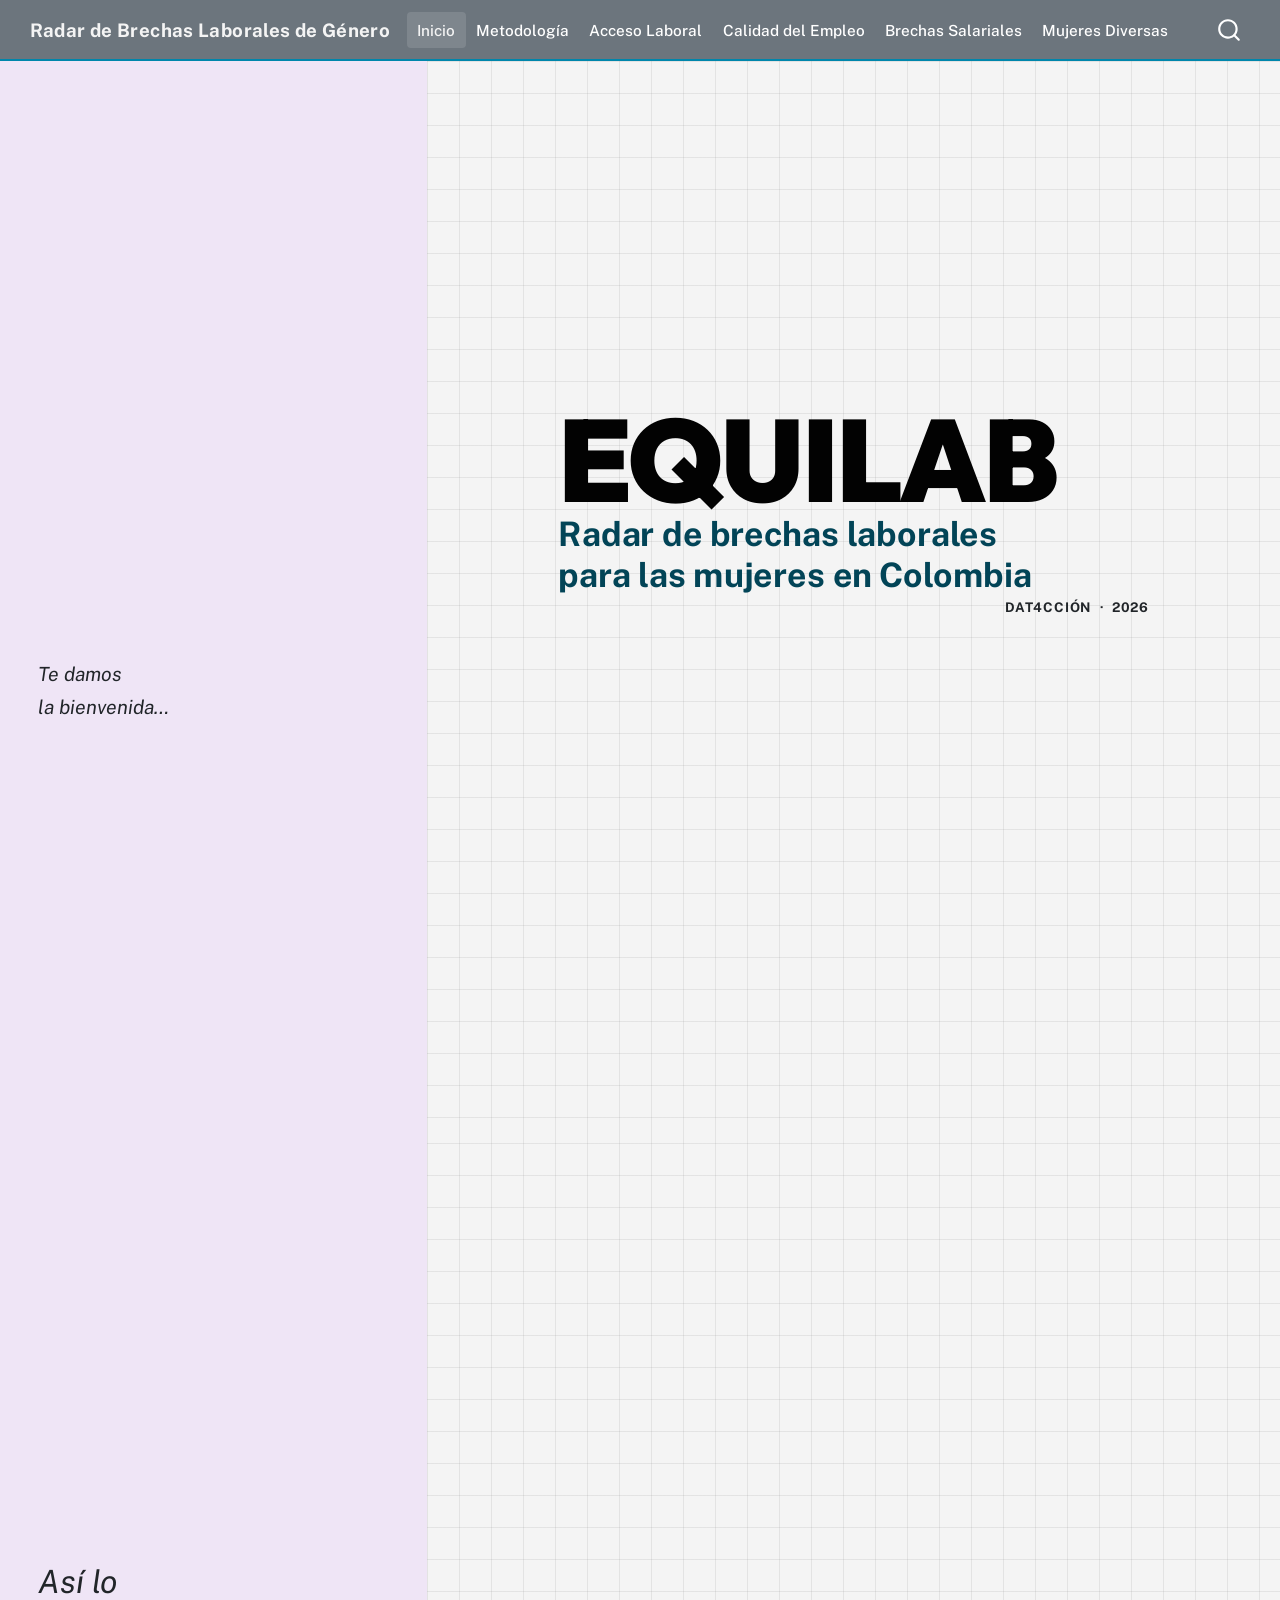
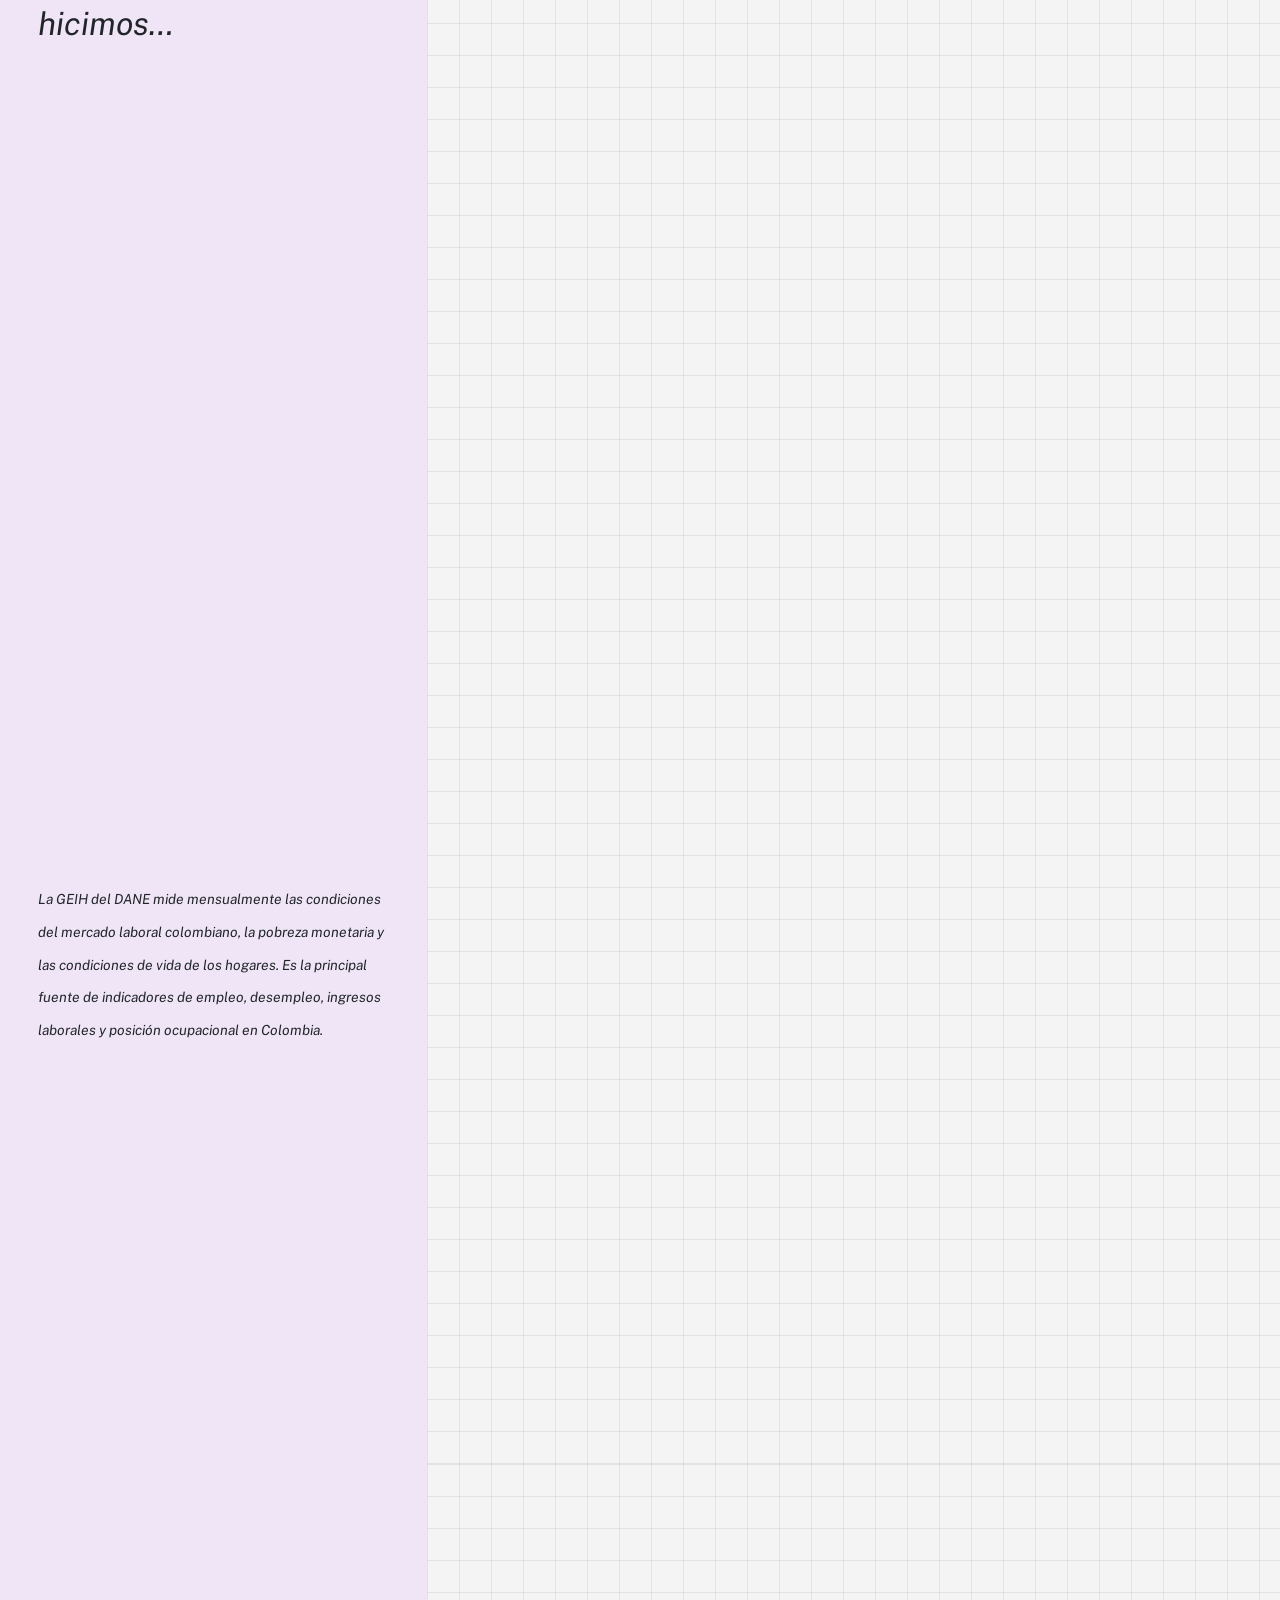
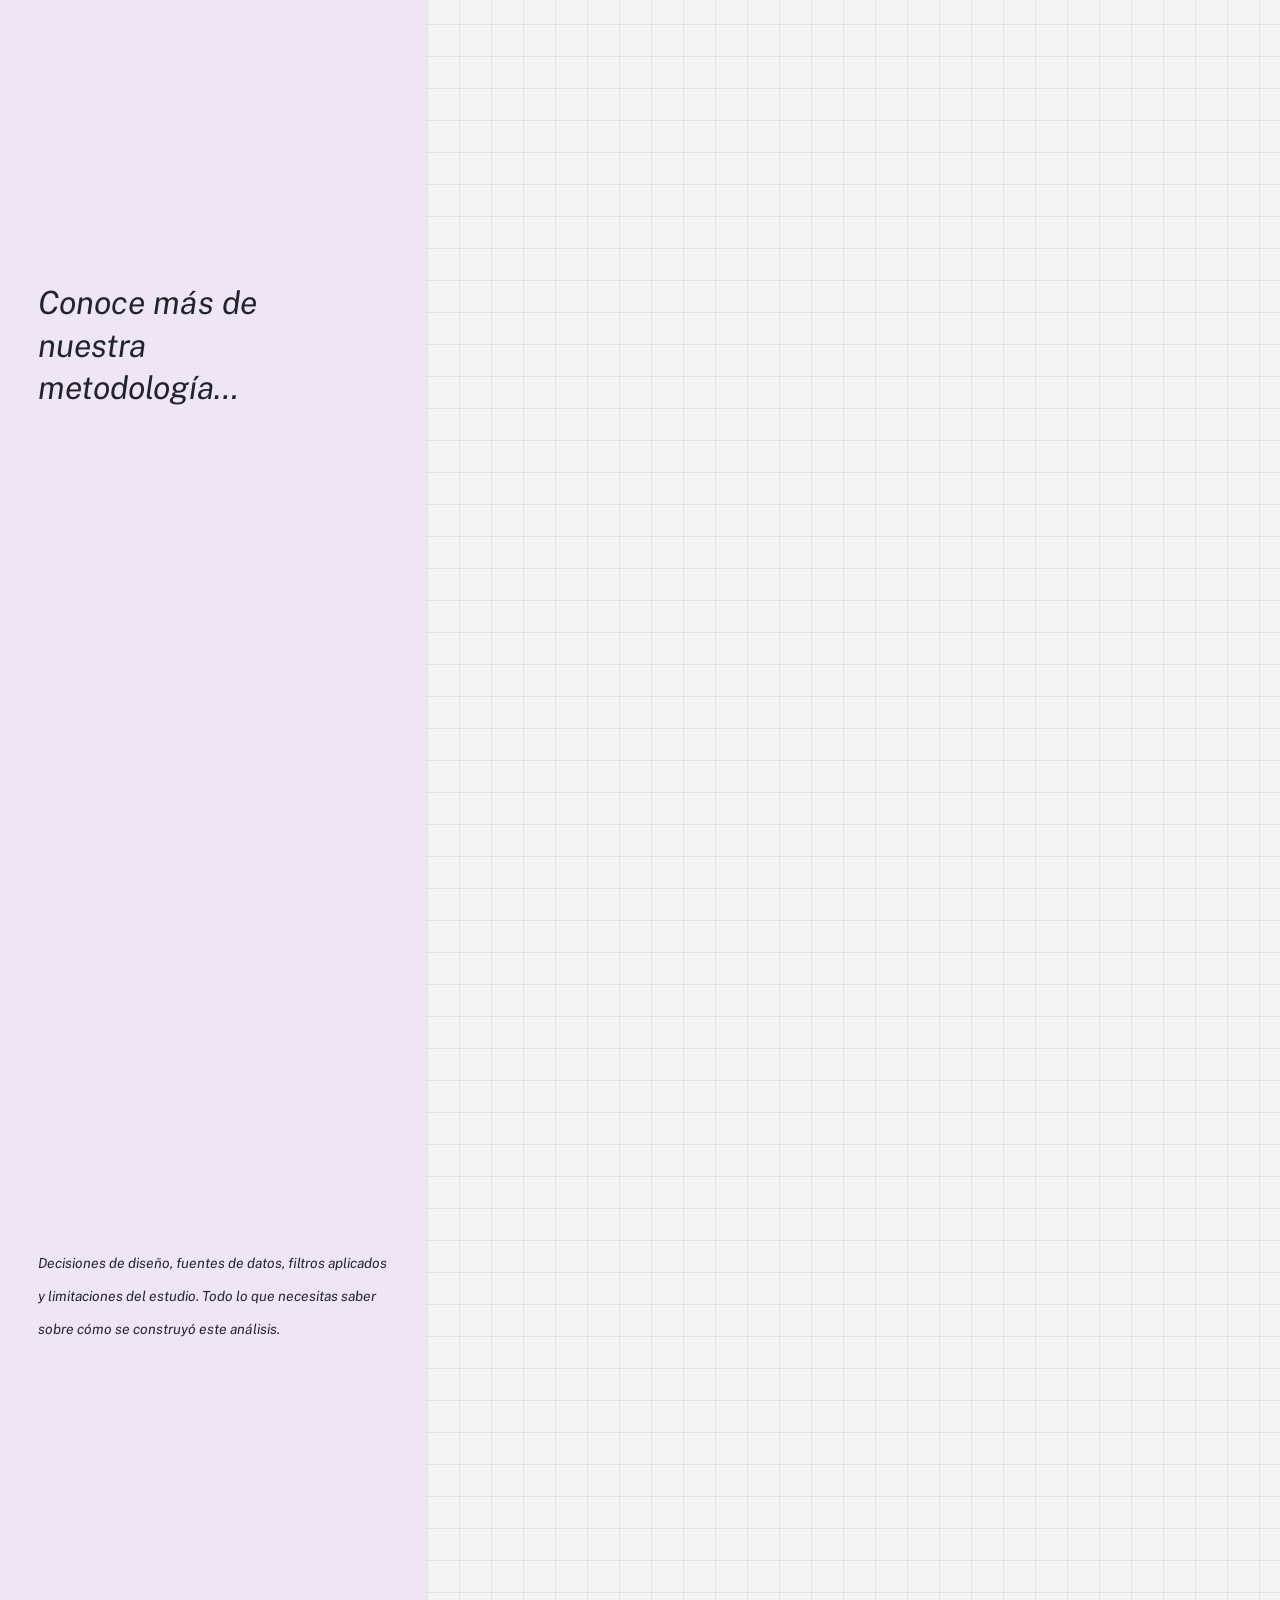
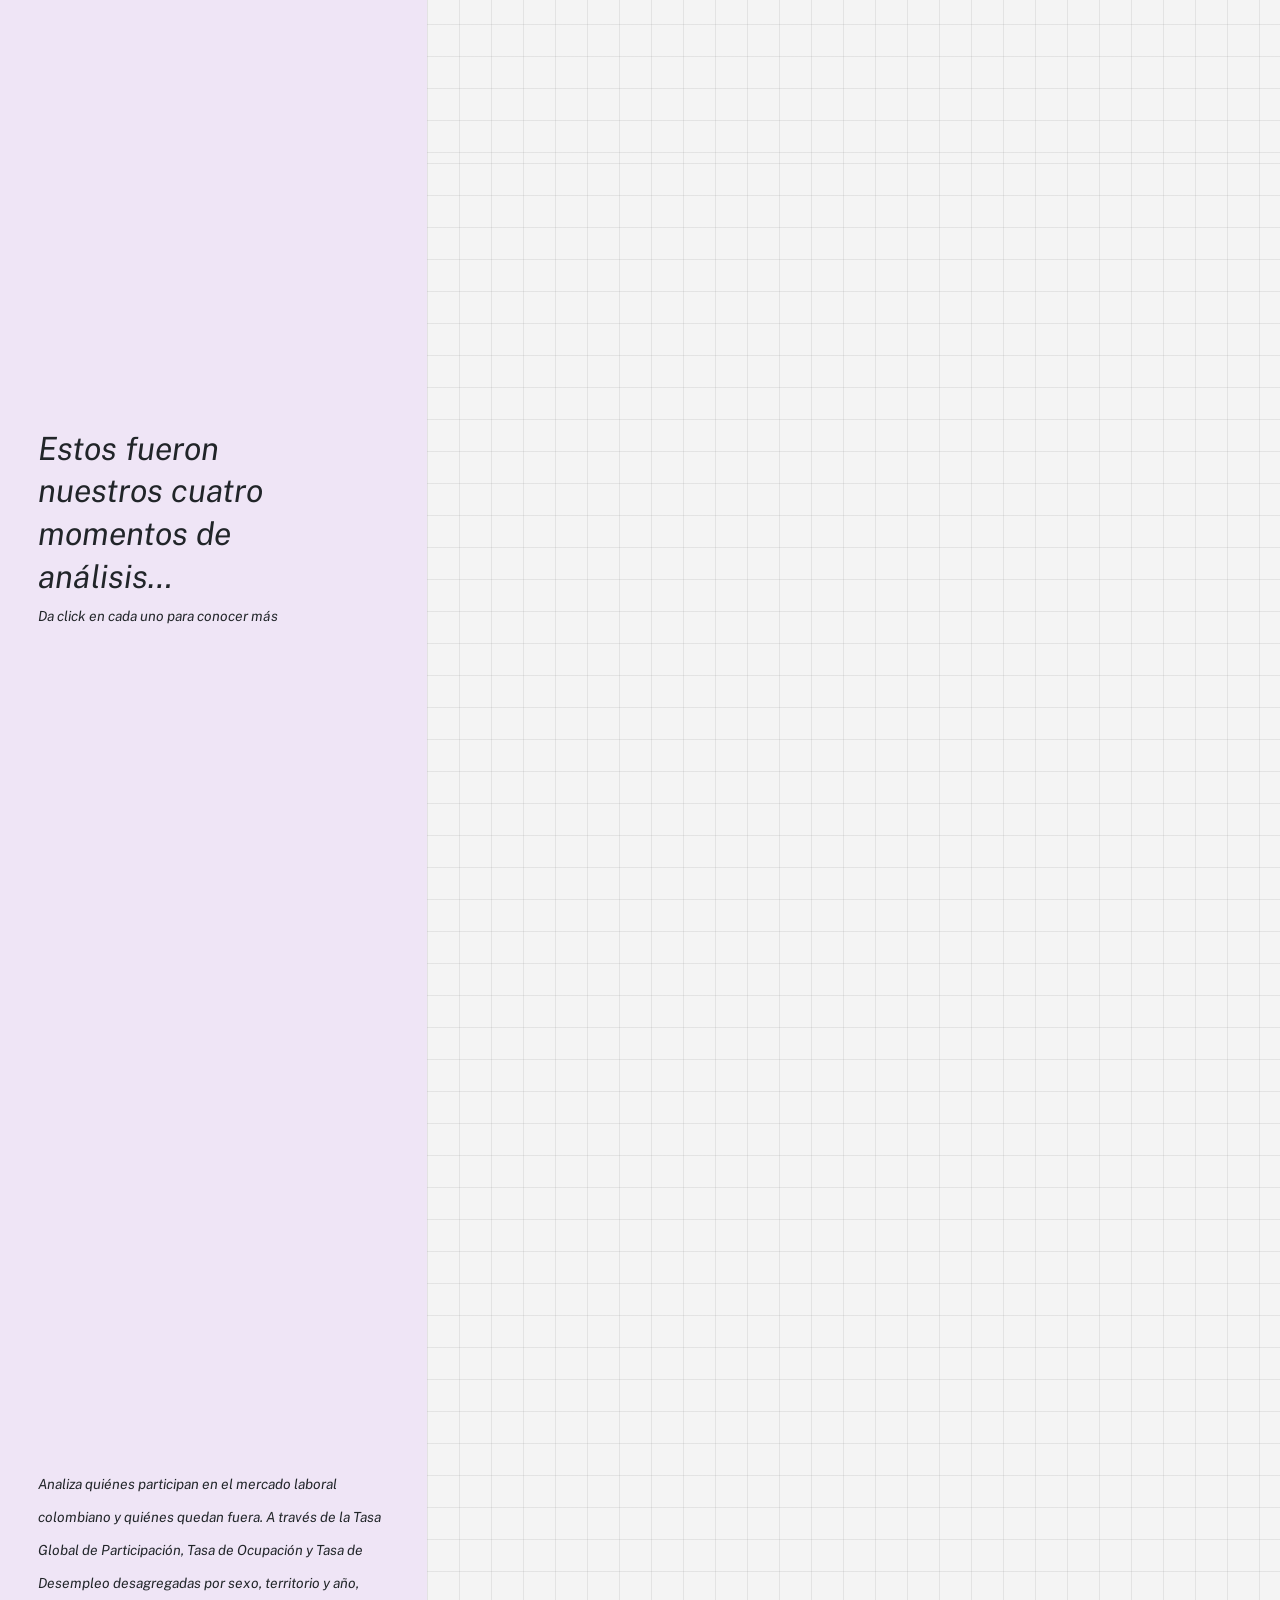
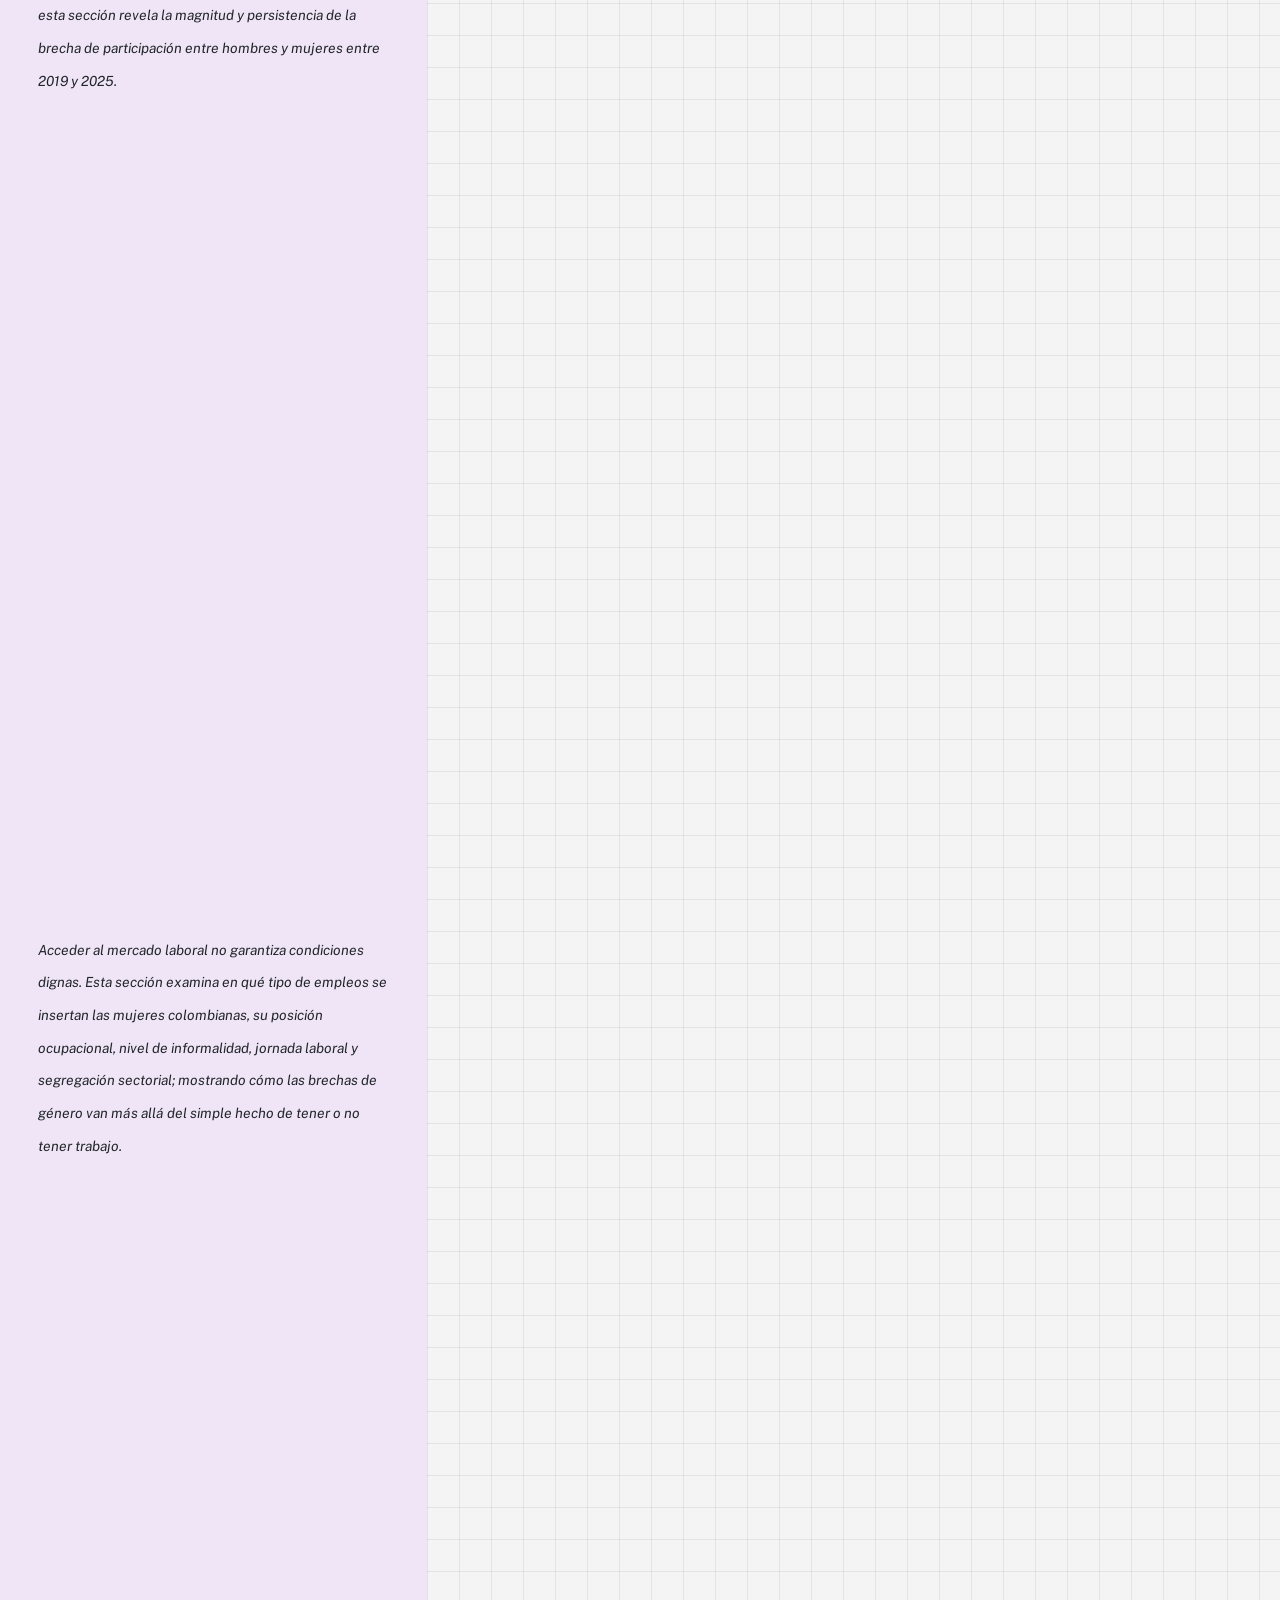
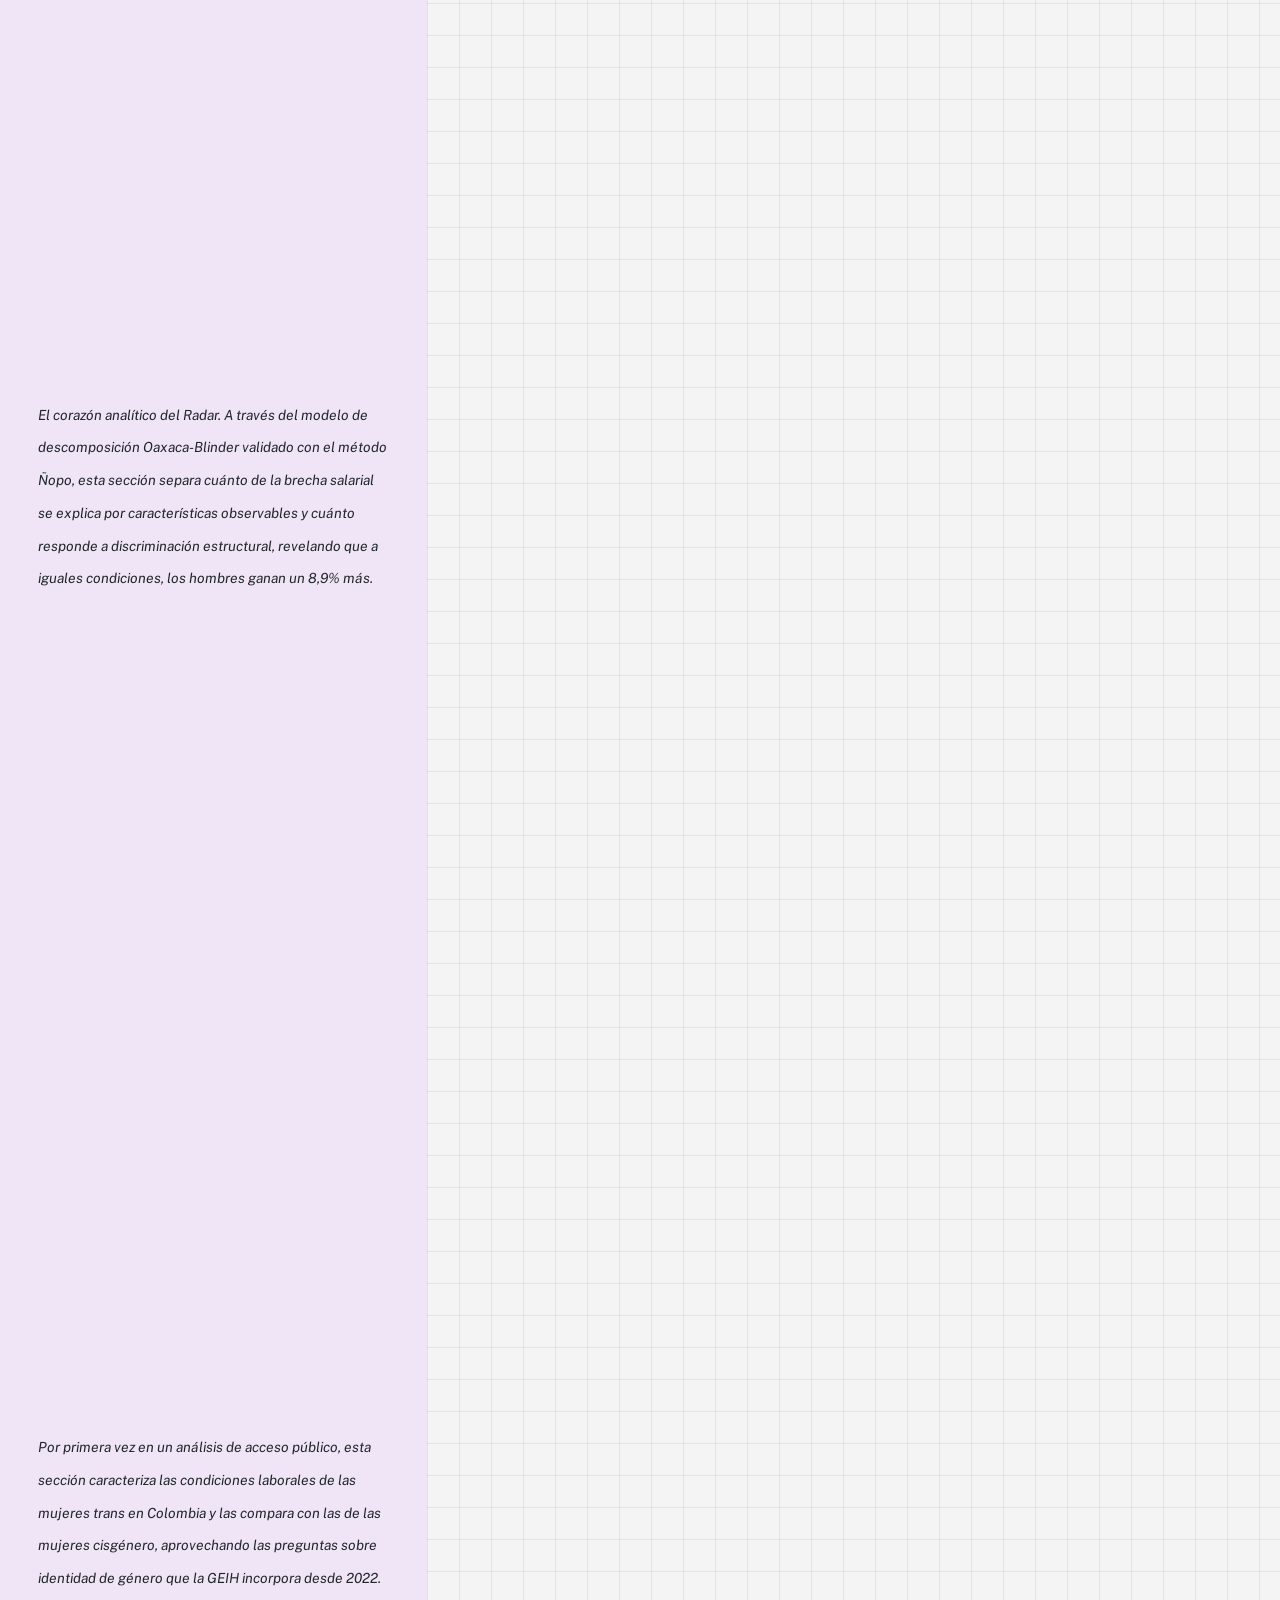
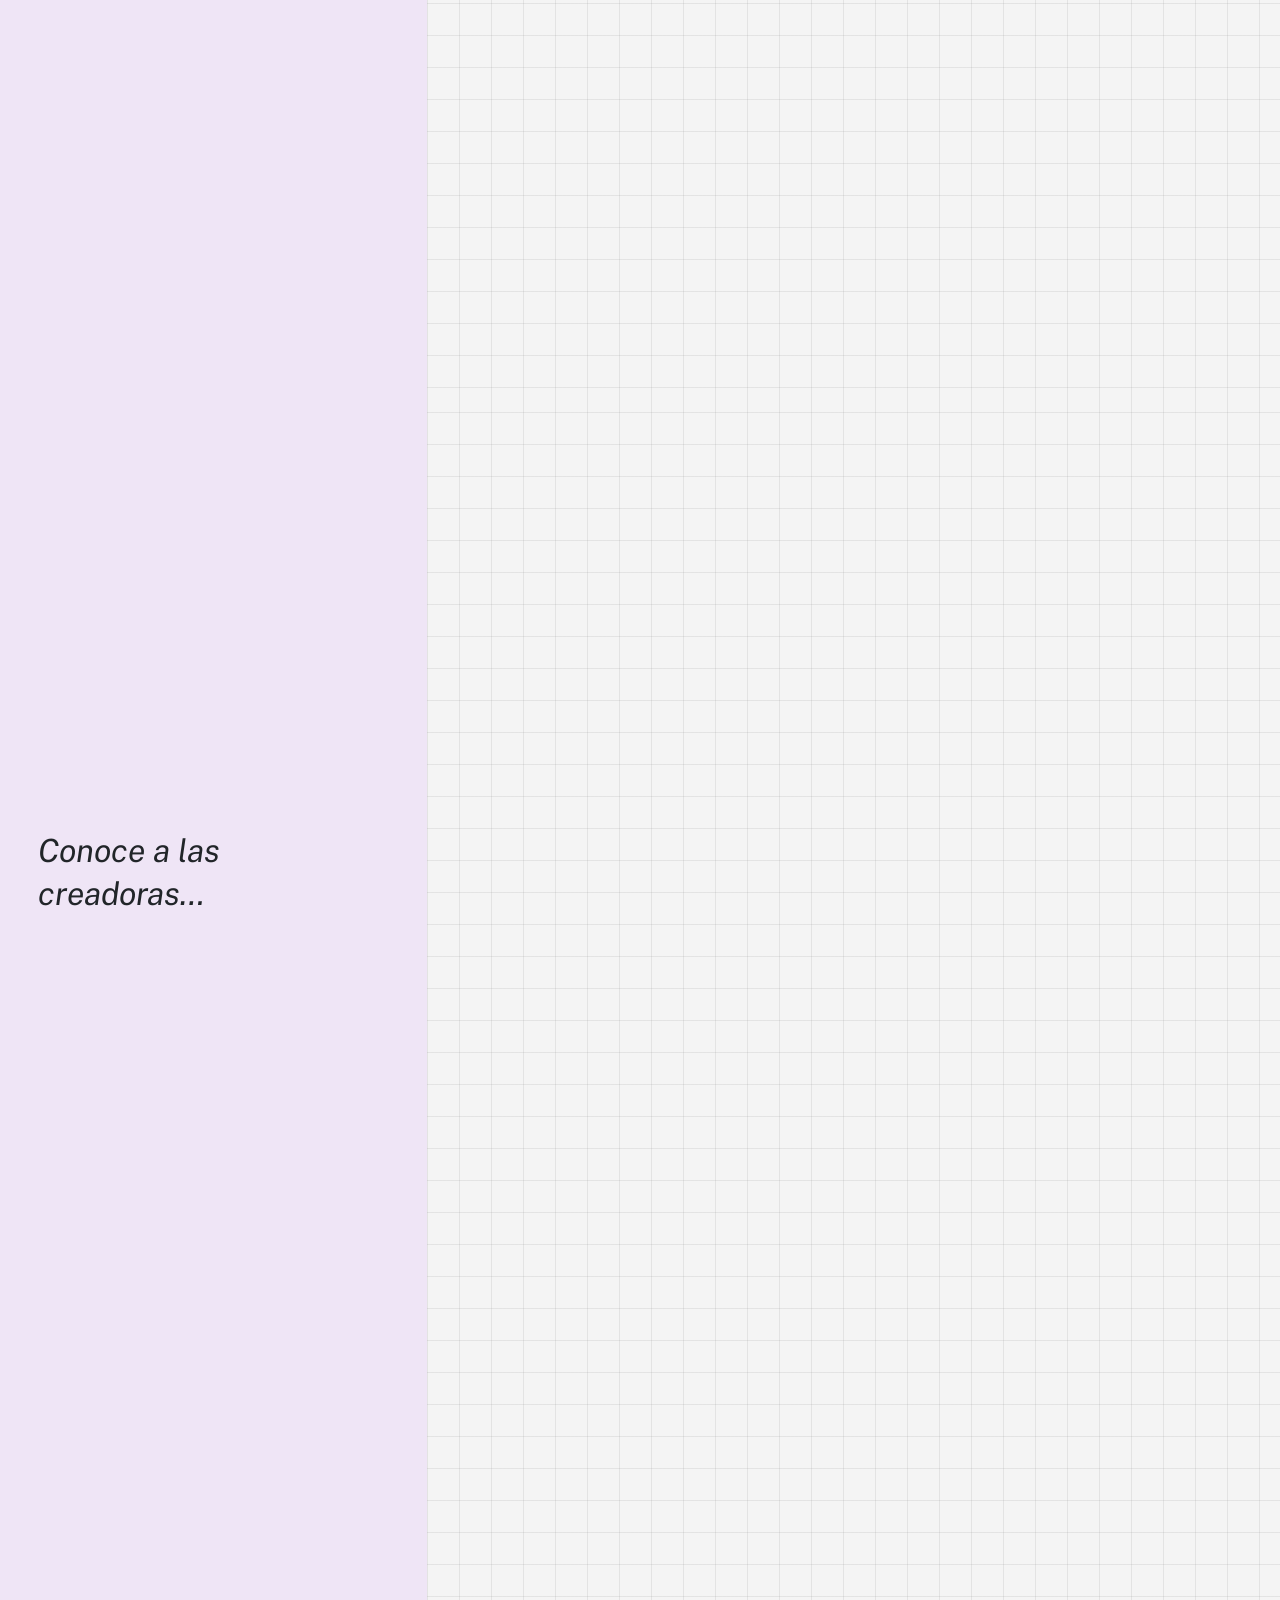
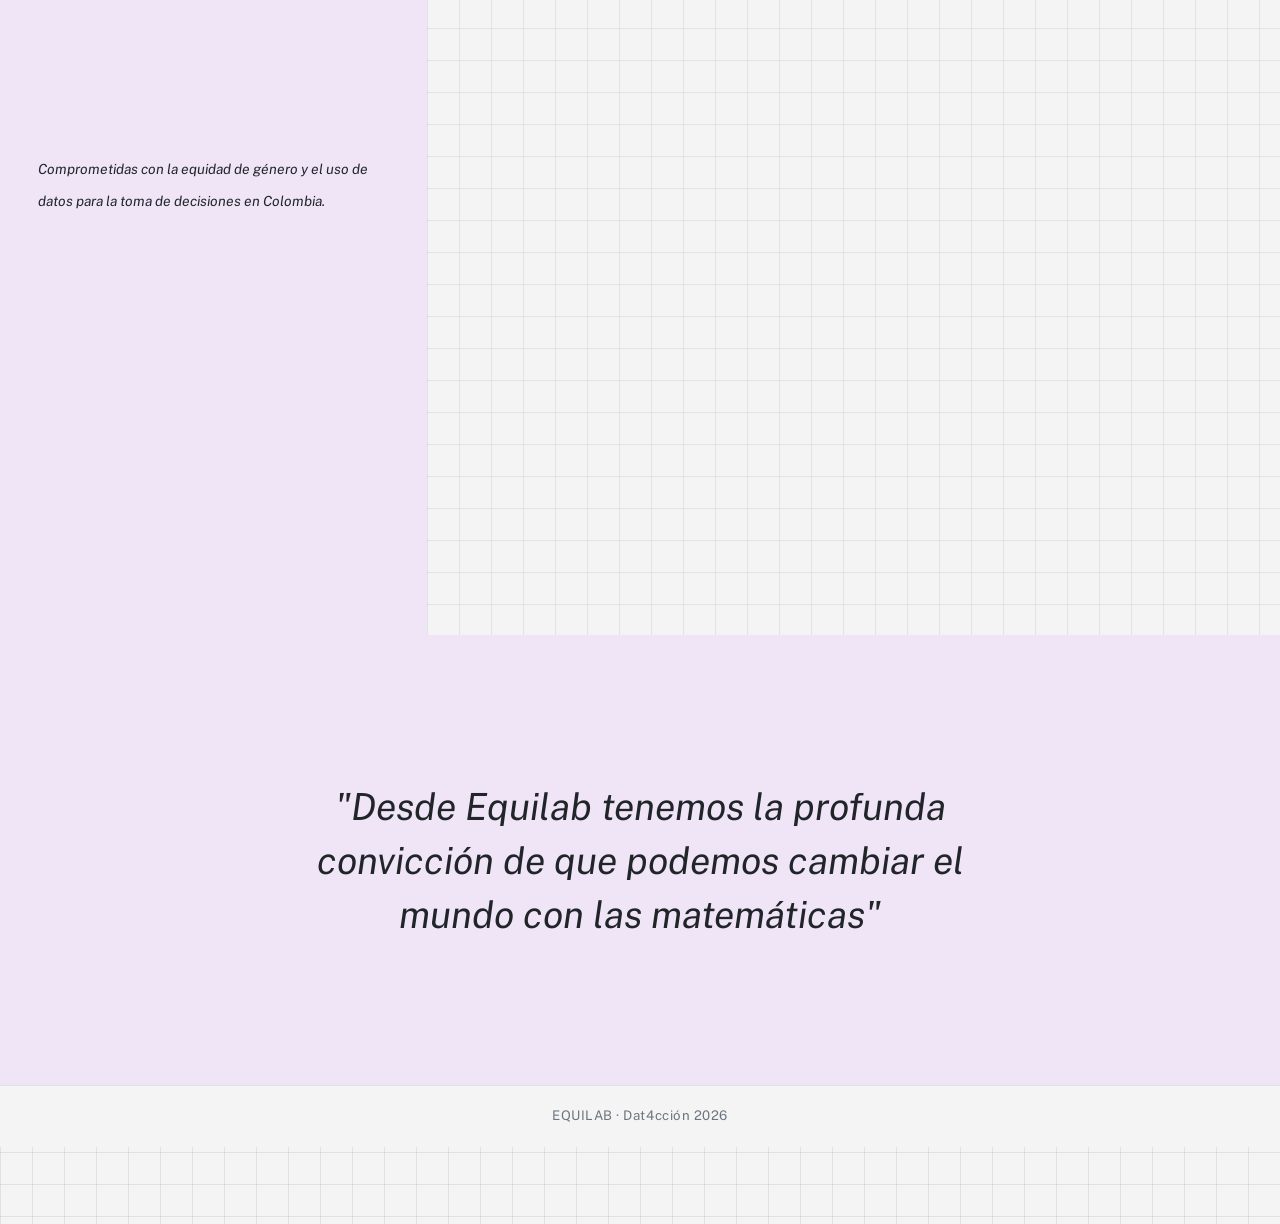
<file: index.html>
<!DOCTYPE html>
<html xmlns="http://www.w3.org/1999/xhtml" lang="en" xml:lang="en"><head>

<meta charset="utf-8">
<meta name="generator" content="quarto-1.9.36">

<meta name="viewport" content="width=device-width, initial-scale=1.0, user-scalable=yes">


<title>EQUILAB — DAT4CCION 2026 – Radar de Brechas Laborales de Género</title>
<style>
/* Default styles provided by pandoc.
** See https://pandoc.org/MANUAL.html#variables-for-html for config info.
*/
code{white-space: pre-wrap;}
span.smallcaps{font-variant: small-caps;}
div.columns{display: flex; gap: min(4vw, 1.5em);}
div.column{flex: auto; overflow-x: auto;}
div.hanging-indent{margin-left: 1.5em; text-indent: -1.5em;}
ul.task-list{list-style: none;}
ul.task-list li input[type="checkbox"] {
  width: 0.8em;
  margin: 0 0.8em 0.2em -1em; /* quarto-specific, see https://github.com/quarto-dev/quarto-cli/issues/4556 */ 
  vertical-align: middle;
}
/* CSS for syntax highlighting */
html { -webkit-text-size-adjust: 100%; }
pre > code.sourceCode { white-space: pre; position: relative; }
pre > code.sourceCode > span { display: inline-block; line-height: 1.25; }
pre > code.sourceCode > span:empty { height: 1.2em; }
.sourceCode { overflow: visible; }
code.sourceCode > span { color: inherit; text-decoration: inherit; }
div.sourceCode { margin: 1em 0; }
pre.sourceCode { margin: 0; }
@media screen {
div.sourceCode { overflow: auto; }
}
@media print {
pre > code.sourceCode { white-space: pre-wrap; }
pre > code.sourceCode > span { text-indent: -5em; padding-left: 5em; }
}
pre.numberSource code
  { counter-reset: source-line 0; }
pre.numberSource code > span
  { position: relative; left: -4em; counter-increment: source-line; }
pre.numberSource code > span > a:first-child::before
  { content: counter(source-line);
    position: relative; left: -1em; text-align: right; vertical-align: baseline;
    border: none; display: inline-block;
    -webkit-touch-callout: none; -webkit-user-select: none;
    -khtml-user-select: none; -moz-user-select: none;
    -ms-user-select: none; user-select: none;
    padding: 0 4px; width: 4em;
  }
pre.numberSource { margin-left: 3em;  padding-left: 4px; }
div.sourceCode
  {   }
@media screen {
pre > code.sourceCode > span > a:first-child::before { text-decoration: underline; }
}
</style>


<script src="site_libs/quarto-nav/quarto-nav.js"></script>
<script src="site_libs/quarto-nav/headroom.min.js"></script>
<script src="site_libs/clipboard/clipboard.min.js"></script>
<script src="site_libs/quarto-search/autocomplete.umd.js"></script>
<script src="site_libs/quarto-search/fuse.min.js"></script>
<script src="site_libs/quarto-search/quarto-search.js"></script>
<meta name="quarto:offset" content="./">
<script src="site_libs/quarto-html/quarto.js" type="module"></script>
<script src="site_libs/quarto-html/tabsets/tabsets.js" type="module"></script>
<script src="site_libs/quarto-html/popper.min.js"></script>
<script src="site_libs/quarto-html/tippy.umd.min.js"></script>
<script src="site_libs/quarto-html/anchor.min.js"></script>
<link href="site_libs/quarto-html/tippy.css" rel="stylesheet">
<link href="site_libs/quarto-html/quarto-syntax-highlighting-845c23b38eaddc0f92fda52bfe77a8c8.css" rel="stylesheet" id="quarto-text-highlighting-styles">
<script src="site_libs/bootstrap/bootstrap.min.js"></script>
<link href="site_libs/bootstrap/bootstrap-icons.css" rel="stylesheet">
<link href="site_libs/bootstrap/bootstrap-3a4b44a39f03e909d661b242735289e7.min.css" rel="stylesheet" append-hash="true" id="quarto-bootstrap" data-mode="light">
<script src="site_libs/quarto-contrib/intersection-observer-polyfill-1.0.0/intersection-observer.js"></script>
<script src="site_libs/quarto-contrib/scrollama-3.2.0/scrollama.min.js"></script>
<script src="site_libs/quarto-contrib/closeread-0.1.0/closeread.js"></script>
<script id="quarto-search-options" type="application/json">{
  "location": "navbar",
  "copy-button": false,
  "collapse-after": 3,
  "panel-placement": "end",
  "type": "overlay",
  "limit": 50,
  "keyboard-shortcut": [
    "f",
    "/",
    "s"
  ],
  "show-item-context": false,
  "language": {
    "search-no-results-text": "No results",
    "search-matching-documents-text": "matching documents",
    "search-copy-link-title": "Copy link to search",
    "search-hide-matches-text": "Hide additional matches",
    "search-more-match-text": "more match in this document",
    "search-more-matches-text": "more matches in this document",
    "search-clear-button-title": "Clear",
    "search-text-placeholder": "",
    "search-detached-cancel-button-title": "Cancel",
    "search-submit-button-title": "Submit",
    "search-label": "Search"
  }
}</script>
<script type="module" src="site_libs/quarto-ojs/quarto-ojs-runtime.js"></script>
<link href="site_libs/quarto-ojs/quarto-ojs.css" rel="stylesheet">
<meta cr-debug-mode="false">
<meta cr-remove-header-space="true">


<link rel="stylesheet" href="site_libs\quarto-contrib\quarto-project\qmd-lab\closeread\closeread.css">
<link rel="stylesheet" href="styles/equilab.css">
</head>

<body class="nav-fixed quarto-light">

<div id="quarto-search-results"></div>
  <header id="quarto-header" class="headroom fixed-top">
    <nav class="navbar navbar-expand-lg " data-bs-theme="dark">
      <div class="navbar-container container-fluid">
      <div class="navbar-brand-container mx-auto">
    <a class="navbar-brand" href="./index.html">
    <span class="navbar-title">Radar de Brechas Laborales de Género</span>
    </a>
  </div>
            <div id="quarto-search" class="" title="Search"></div>
          <button class="navbar-toggler" type="button" data-bs-toggle="collapse" data-bs-target="#navbarCollapse" aria-controls="navbarCollapse" role="menu" aria-expanded="false" aria-label="Toggle navigation" onclick="if (window.quartoToggleHeadroom) { window.quartoToggleHeadroom(); }">
  <span class="navbar-toggler-icon"></span>
</button>
          <div class="collapse navbar-collapse" id="navbarCollapse">
            <ul class="navbar-nav navbar-nav-scroll me-auto">
  <li class="nav-item">
    <a class="nav-link active" href="./index.html" aria-current="page"> 
<span class="menu-text">Inicio</span></a>
  </li>  
  <li class="nav-item">
    <a class="nav-link" href="./metodologia.html"> 
<span class="menu-text">Metodología</span></a>
  </li>  
  <li class="nav-item">
    <a class="nav-link" href="./p1_acceso.html"> 
<span class="menu-text">Acceso Laboral</span></a>
  </li>  
  <li class="nav-item">
    <a class="nav-link" href="./p2_calidad.html"> 
<span class="menu-text">Calidad del Empleo</span></a>
  </li>  
  <li class="nav-item">
    <a class="nav-link" href="./p3_salariales.html"> 
<span class="menu-text">Brechas Salariales</span></a>
  </li>  
  <li class="nav-item">
    <a class="nav-link" href="./p4_mujeres_diversas.html"> 
<span class="menu-text">Mujeres Diversas</span></a>
  </li>  
</ul>
          </div> <!-- /navcollapse -->
            <div class="quarto-navbar-tools">
</div>
      </div> <!-- /container-fluid -->
    </nav>
</header>
<!-- content -->
<div id="quarto-content" class="quarto-container page-columns page-rows-contents page-layout-full page-navbar">
<!-- sidebar -->
<!-- margin-sidebar -->
    
<!-- main -->
<main class="content column-page" id="quarto-document-content">
      <!-- user-provided yaml closeread style options -->
      <style>
        :root {
          --cr-narrative-sidebar-width: minmax(380px, 1fr);
--cr-narrative-font-size: 1.1rem;
--cr-narrative-text-color-sidebar: #212529;
--cr-narrative-border-radius: 5px;
--cr-narrative-background-color-sidebar: #f4f4f4;
--cr-section-background-color: #f4f4f4;
--cr-narrative-font-family: ‘Public Sans’, ‘Segoe UI’, system-ui, sans-serif;
        }
      </style>
    

<header id="title-block-header" class="quarto-title-block default">
<div class="quarto-title">
<h1 class="title">EQUILAB — DAT4CCION 2026</h1>
</div>



<div class="quarto-title-meta column-page">

    
  
    
  </div>
  


</header>


<!-- ═══════════════════════════════════════════════════════════
     PORTADA — pantalla de entrada (cr-section, sidebar lila)
     ═══════════════════════════════════════════════════════════ -->
<div class="cr-section portada-section cr-column-screen sidebar-left">
<div class="narrative-col">
<div class="trigger new-trigger" data-focus-on="cr-portada">
<div class="narrative">
<p><span class="portada-bienvenida"><em>Te damos<br>
la bienvenida…</em></span></p>
</div>
</div>
</div>
<div class="sticky-col">
<div class="sticky-col-stack">
<div id="cr-portada" class="scale-to-fill sticky">
<div class="eq-portada-sticky">
  <div class="eq-portada-titulo">EQUILAB</div>
  <div class="eq-portada-subtitulo">
    Radar de brechas laborales para las mujeres en Colombia
  </div>
  <div class="eq-portada-fecha">DAT4CCIÓN &nbsp;·&nbsp; 2026</div>
</div>
</div>
</div>
</div>
</div>
<!-- ═══════════════════════════════════════════════════════════
     SECCION 2: ASI LO HICIMOS
     ═══════════════════════════════════════════════════════════ -->
<div class="cr-section lila-section cr-column-screen sidebar-left">
<div class="narrative-col">
<div class="trigger new-trigger" data-focus-on="cr-hicimos">
<div class="narrative">
<p><span class="eq-sidebar-titulo"><em>Así lo<br>
hicimos…</em></span></p>
</div>
</div>
<div class="trigger new-trigger" data-focus-on="cr-hicimos">
<div class="narrative">
<p><span class="eq-sidebar-sub"><em>La GEIH del DANE mide mensualmente las condiciones del mercado laboral colombiano, la pobreza monetaria y las condiciones de vida de los hogares. Es la principal fuente de indicadores de empleo, desempleo, ingresos laborales y posición ocupacional en Colombia.</em></span></p>
</div>
</div>
</div>
<div class="sticky-col">
<div class="sticky-col-stack">
<div id="cr-hicimos" class="sticky">
<div class="eq-hicimos-texto">
  <p>Utilizamos los microdatos de la Gran Encuesta Integrada de Hogares (GEIH)
  del Departamento Administrativo Nacional de Estadística (DANE) de los años
  2019 a 2025.</p>
  <p>Esta encuesta mide mensualmente las condiciones del mercado laboral
  colombiano, la pobreza monetaria y las condiciones de vida de los hogares.
  Es la principal fuente de indicadores de empleo, desempleo, ingresos
  laborales y posición ocupacional en Colombia.</p>
</div>
</div>
</div>
</div>
</div>
<!-- ═══════════════════════════════════════════════════════════
     SECCION 3: METODOLOGIA
     ═══════════════════════════════════════════════════════════ -->
<div class="cr-section lila-section cr-column-screen sidebar-left">
<div class="narrative-col">
<div class="trigger new-trigger" data-focus-on="cr-metodologia">
<div class="narrative">
<p><span class="eq-sidebar-titulo"><em>Conoce más de<br>
nuestra<br>
metodología…</em></span></p>
</div>
</div>
<div class="trigger new-trigger" data-focus-on="cr-metodologia">
<div class="narrative">
<p><span class="eq-sidebar-sub"><em>Decisiones de diseño, fuentes de datos, filtros aplicados y limitaciones del estudio. Todo lo que necesitas saber sobre cómo se construyó este análisis.</em></span></p>
</div>
</div>
</div>
<div class="sticky-col">
<div class="sticky-col-stack">
<div id="cr-metodologia" class="sticky">
<div class="eq-metodologia-wrap">
  <span class="eq-metodologia-label">Da click aquí</span>
  <a href="./metodologia.html" class="eq-metodologia-btn">Guía metodológica</a>
</div>
</div>
</div>
</div>
</div>
<!-- ═══════════════════════════════════════════════════════════
     SECCIONES 4-7: MOMENTOS DE ANALISIS (zoom progresivo)
     ═══════════════════════════════════════════════════════════ -->
<div class="cr-section lila-section momentos-section cr-column-screen sidebar-left">
<div class="narrative-col">
<div class="trigger new-trigger" data-focus-on="cr-momentos">
<div class="narrative">
<p><span class="eq-sidebar-titulo"><em>Estos fueron<br>
nuestros cuatro<br>
momentos de<br>
análisis…</em></span></p>
<p><span class="eq-sidebar-sub"><em>Da click en cada uno para conocer más</em></span></p>
</div>
</div>
<div class="trigger new-trigger" data-focus-on="cr-momentos">
<div class="narrative">
<p><span class="eq-sidebar-sub"><em>Analiza quiénes participan en el mercado laboral colombiano y quiénes quedan fuera. A través de la Tasa Global de Participación, Tasa de Ocupación y Tasa de Desempleo desagregadas por sexo, territorio y año, esta sección revela la magnitud y persistencia de la brecha de participación entre hombres y mujeres entre 2019 y 2025.</em></span></p>
</div>
</div>
<div class="trigger new-trigger" data-focus-on="cr-momentos">
<div class="narrative">
<p><span class="eq-sidebar-sub"><em>Acceder al mercado laboral no garantiza condiciones dignas. Esta sección examina en qué tipo de empleos se insertan las mujeres colombianas, su posición ocupacional, nivel de informalidad, jornada laboral y segregación sectorial; mostrando cómo las brechas de género van más allá del simple hecho de tener o no tener trabajo.</em></span></p>
</div>
</div>
<div class="trigger new-trigger" data-focus-on="cr-momentos">
<div class="narrative">
<p><span class="eq-sidebar-sub"><em>El corazón analítico del Radar. A través del modelo de descomposición Oaxaca-Blinder validado con el método Ñopo, esta sección separa cuánto de la brecha salarial se explica por características observables y cuánto responde a discriminación estructural, revelando que a iguales condiciones, los hombres ganan un 8,9% más.</em></span></p>
</div>
</div>
<div class="trigger new-trigger" data-focus-on="cr-momentos">
<div class="narrative">
<p><span class="eq-sidebar-sub"><em>Por primera vez en un análisis de acceso público, esta sección caracteriza las condiciones laborales de las mujeres trans en Colombia y las compara con las de las mujeres cisgénero, aprovechando las preguntas sobre identidad de género que la GEIH incorpora desde 2022.</em></span></p>
</div>
</div>
</div>
<div class="sticky-col">
<div class="sticky-col-stack">
<div id="cr-momentos" class="sticky">
<div class="eq-momentos-grid">
  <a id="card-acceso" href="./p1_acceso.html" class="eq-momento-card acceso">Participación y acceso al mercado laboral</a>
  <a id="card-calidad" href="./p2_calidad.html" class="eq-momento-card calidad">Condiciones y estabilidad del empleo</a>
  <a id="card-salariales" href="./p3_salariales.html" class="eq-momento-card salariales">Brechas salariales de género</a>
  <a id="card-diversidades" href="./p4_mujeres_diversas.html" class="eq-momento-card diversidades">Análisis de diversidades</a>
</div>
</div>
</div>
</div>
</div>
<div class="cell hidden">
<div class="code-copy-outer-scaffold"><div class="sourceCode cell-code hidden" id="cb1" data-startfrom="153" data-source-offset="0"><pre class="sourceCode js code-with-copy"><code class="sourceCode javascript" style="counter-reset: source-line 152;"><span id="cb1-153"><a href="#cb1-153" aria-hidden="true" tabindex="-1"></a>{</span>
<span id="cb1-154"><a href="#cb1-154" aria-hidden="true" tabindex="-1"></a>  crTriggerIndex<span class="op">;</span></span>
<span id="cb1-155"><a href="#cb1-155" aria-hidden="true" tabindex="-1"></a></span>
<span id="cb1-156"><a href="#cb1-156" aria-hidden="true" tabindex="-1"></a>  <span class="co">// Mapa: índice del trigger → id del card a enfocar</span></span>
<span id="cb1-157"><a href="#cb1-157" aria-hidden="true" tabindex="-1"></a>  <span class="co">// Triggers: 0=portada, 1-2=hicimos, 3-4=metodologia, 5=momentos-intro,</span></span>
<span id="cb1-158"><a href="#cb1-158" aria-hidden="true" tabindex="-1"></a>  <span class="co">//           6=acceso, 7=calidad, 8=salariales, 9=diversidades</span></span>
<span id="cb1-159"><a href="#cb1-159" aria-hidden="true" tabindex="-1"></a>  <span class="kw">const</span> cardMap <span class="op">=</span> {</span>
<span id="cb1-160"><a href="#cb1-160" aria-hidden="true" tabindex="-1"></a>    <span class="dv">6</span><span class="op">:</span> <span class="st">"card-acceso"</span><span class="op">,</span></span>
<span id="cb1-161"><a href="#cb1-161" aria-hidden="true" tabindex="-1"></a>    <span class="dv">7</span><span class="op">:</span> <span class="st">"card-calidad"</span><span class="op">,</span></span>
<span id="cb1-162"><a href="#cb1-162" aria-hidden="true" tabindex="-1"></a>    <span class="dv">8</span><span class="op">:</span> <span class="st">"card-salariales"</span><span class="op">,</span></span>
<span id="cb1-163"><a href="#cb1-163" aria-hidden="true" tabindex="-1"></a>    <span class="dv">9</span><span class="op">:</span> <span class="st">"card-diversidades"</span></span>
<span id="cb1-164"><a href="#cb1-164" aria-hidden="true" tabindex="-1"></a>  }<span class="op">;</span></span>
<span id="cb1-165"><a href="#cb1-165" aria-hidden="true" tabindex="-1"></a></span>
<span id="cb1-166"><a href="#cb1-166" aria-hidden="true" tabindex="-1"></a>  <span class="kw">const</span> grid <span class="op">=</span> <span class="bu">document</span><span class="op">.</span><span class="fu">querySelector</span>(<span class="st">"#cr-momentos .eq-momentos-grid"</span>)<span class="op">;</span></span>
<span id="cb1-167"><a href="#cb1-167" aria-hidden="true" tabindex="-1"></a>  <span class="cf">if</span> (<span class="op">!</span>grid) <span class="cf">return</span><span class="op">;</span></span>
<span id="cb1-168"><a href="#cb1-168" aria-hidden="true" tabindex="-1"></a></span>
<span id="cb1-169"><a href="#cb1-169" aria-hidden="true" tabindex="-1"></a>  <span class="kw">const</span> cardId <span class="op">=</span> cardMap[crTriggerIndex]<span class="op">;</span></span>
<span id="cb1-170"><a href="#cb1-170" aria-hidden="true" tabindex="-1"></a>  <span class="kw">const</span> allCards <span class="op">=</span> grid<span class="op">.</span><span class="fu">querySelectorAll</span>(<span class="st">".eq-momento-card"</span>)<span class="op">;</span></span>
<span id="cb1-171"><a href="#cb1-171" aria-hidden="true" tabindex="-1"></a></span>
<span id="cb1-172"><a href="#cb1-172" aria-hidden="true" tabindex="-1"></a>  <span class="co">// Resetear transform para medir posiciones reales</span></span>
<span id="cb1-173"><a href="#cb1-173" aria-hidden="true" tabindex="-1"></a>  grid<span class="op">.</span><span class="at">style</span><span class="op">.</span><span class="at">transition</span> <span class="op">=</span> <span class="st">"none"</span><span class="op">;</span></span>
<span id="cb1-174"><a href="#cb1-174" aria-hidden="true" tabindex="-1"></a>  grid<span class="op">.</span><span class="at">style</span><span class="op">.</span><span class="at">transform</span> <span class="op">=</span> <span class="st">""</span><span class="op">;</span></span>
<span id="cb1-175"><a href="#cb1-175" aria-hidden="true" tabindex="-1"></a>  grid<span class="op">.</span><span class="at">style</span><span class="op">.</span><span class="at">transformOrigin</span> <span class="op">=</span> <span class="st">""</span><span class="op">;</span></span>
<span id="cb1-176"><a href="#cb1-176" aria-hidden="true" tabindex="-1"></a></span>
<span id="cb1-177"><a href="#cb1-177" aria-hidden="true" tabindex="-1"></a>  <span class="cf">if</span> (cardId) {</span>
<span id="cb1-178"><a href="#cb1-178" aria-hidden="true" tabindex="-1"></a>    <span class="kw">const</span> card <span class="op">=</span> <span class="bu">document</span><span class="op">.</span><span class="fu">getElementById</span>(cardId)<span class="op">;</span></span>
<span id="cb1-179"><a href="#cb1-179" aria-hidden="true" tabindex="-1"></a>    <span class="cf">if</span> (<span class="op">!</span>card) <span class="cf">return</span><span class="op">;</span></span>
<span id="cb1-180"><a href="#cb1-180" aria-hidden="true" tabindex="-1"></a></span>
<span id="cb1-181"><a href="#cb1-181" aria-hidden="true" tabindex="-1"></a>    <span class="kw">const</span> gRect <span class="op">=</span> grid<span class="op">.</span><span class="fu">getBoundingClientRect</span>()<span class="op">;</span></span>
<span id="cb1-182"><a href="#cb1-182" aria-hidden="true" tabindex="-1"></a>    <span class="kw">const</span> cRect <span class="op">=</span> card<span class="op">.</span><span class="fu">getBoundingClientRect</span>()<span class="op">;</span></span>
<span id="cb1-183"><a href="#cb1-183" aria-hidden="true" tabindex="-1"></a></span>
<span id="cb1-184"><a href="#cb1-184" aria-hidden="true" tabindex="-1"></a>    <span class="kw">const</span> ccx <span class="op">=</span> (cRect<span class="op">.</span><span class="at">left</span> <span class="op">-</span> gRect<span class="op">.</span><span class="at">left</span>) <span class="op">+</span> cRect<span class="op">.</span><span class="at">width</span>  <span class="op">/</span> <span class="dv">2</span><span class="op">;</span></span>
<span id="cb1-185"><a href="#cb1-185" aria-hidden="true" tabindex="-1"></a>    <span class="kw">const</span> ccy <span class="op">=</span> (cRect<span class="op">.</span><span class="at">top</span>  <span class="op">-</span> gRect<span class="op">.</span><span class="at">top</span>)  <span class="op">+</span> cRect<span class="op">.</span><span class="at">height</span> <span class="op">/</span> <span class="dv">2</span><span class="op">;</span></span>
<span id="cb1-186"><a href="#cb1-186" aria-hidden="true" tabindex="-1"></a></span>
<span id="cb1-187"><a href="#cb1-187" aria-hidden="true" tabindex="-1"></a>    <span class="kw">const</span> s  <span class="op">=</span> <span class="fl">2.2</span><span class="op">;</span></span>
<span id="cb1-188"><a href="#cb1-188" aria-hidden="true" tabindex="-1"></a>    <span class="kw">const</span> tx <span class="op">=</span> gRect<span class="op">.</span><span class="at">width</span>  <span class="op">/</span> <span class="dv">2</span> <span class="op">-</span> ccx <span class="op">*</span> s<span class="op">;</span></span>
<span id="cb1-189"><a href="#cb1-189" aria-hidden="true" tabindex="-1"></a>    <span class="kw">const</span> ty <span class="op">=</span> gRect<span class="op">.</span><span class="at">height</span> <span class="op">/</span> <span class="dv">2</span> <span class="op">-</span> ccy <span class="op">*</span> s<span class="op">;</span></span>
<span id="cb1-190"><a href="#cb1-190" aria-hidden="true" tabindex="-1"></a></span>
<span id="cb1-191"><a href="#cb1-191" aria-hidden="true" tabindex="-1"></a>    <span class="co">// Marcar card activo y ocultar los demás</span></span>
<span id="cb1-192"><a href="#cb1-192" aria-hidden="true" tabindex="-1"></a>    allCards<span class="op">.</span><span class="fu">forEach</span>(c <span class="kw">=&gt;</span> {</span>
<span id="cb1-193"><a href="#cb1-193" aria-hidden="true" tabindex="-1"></a>      <span class="cf">if</span> (c<span class="op">.</span><span class="at">id</span> <span class="op">===</span> cardId) {</span>
<span id="cb1-194"><a href="#cb1-194" aria-hidden="true" tabindex="-1"></a>        c<span class="op">.</span><span class="at">classList</span><span class="op">.</span><span class="fu">add</span>(<span class="st">"eq-card-active"</span>)<span class="op">;</span></span>
<span id="cb1-195"><a href="#cb1-195" aria-hidden="true" tabindex="-1"></a>        c<span class="op">.</span><span class="at">classList</span><span class="op">.</span><span class="fu">remove</span>(<span class="st">"eq-card-hidden"</span>)<span class="op">;</span></span>
<span id="cb1-196"><a href="#cb1-196" aria-hidden="true" tabindex="-1"></a>      } <span class="cf">else</span> {</span>
<span id="cb1-197"><a href="#cb1-197" aria-hidden="true" tabindex="-1"></a>        c<span class="op">.</span><span class="at">classList</span><span class="op">.</span><span class="fu">add</span>(<span class="st">"eq-card-hidden"</span>)<span class="op">;</span></span>
<span id="cb1-198"><a href="#cb1-198" aria-hidden="true" tabindex="-1"></a>        c<span class="op">.</span><span class="at">classList</span><span class="op">.</span><span class="fu">remove</span>(<span class="st">"eq-card-active"</span>)<span class="op">;</span></span>
<span id="cb1-199"><a href="#cb1-199" aria-hidden="true" tabindex="-1"></a>      }</span>
<span id="cb1-200"><a href="#cb1-200" aria-hidden="true" tabindex="-1"></a>    })<span class="op">;</span></span>
<span id="cb1-201"><a href="#cb1-201" aria-hidden="true" tabindex="-1"></a></span>
<span id="cb1-202"><a href="#cb1-202" aria-hidden="true" tabindex="-1"></a>    <span class="fu">requestAnimationFrame</span>(() <span class="kw">=&gt;</span> {</span>
<span id="cb1-203"><a href="#cb1-203" aria-hidden="true" tabindex="-1"></a>      grid<span class="op">.</span><span class="at">style</span><span class="op">.</span><span class="at">transition</span>      <span class="op">=</span> <span class="st">"transform 0.7s ease"</span><span class="op">;</span></span>
<span id="cb1-204"><a href="#cb1-204" aria-hidden="true" tabindex="-1"></a>      grid<span class="op">.</span><span class="at">style</span><span class="op">.</span><span class="at">transformOrigin</span> <span class="op">=</span> <span class="st">"0 0"</span><span class="op">;</span></span>
<span id="cb1-205"><a href="#cb1-205" aria-hidden="true" tabindex="-1"></a>      grid<span class="op">.</span><span class="at">style</span><span class="op">.</span><span class="at">transform</span>       <span class="op">=</span> <span class="vs">`translate(</span><span class="sc">${</span>tx<span class="sc">}</span><span class="vs">px, </span><span class="sc">${</span>ty<span class="sc">}</span><span class="vs">px) scale(</span><span class="sc">${</span>s<span class="sc">}</span><span class="vs">)`</span><span class="op">;</span></span>
<span id="cb1-206"><a href="#cb1-206" aria-hidden="true" tabindex="-1"></a>    })<span class="op">;</span></span>
<span id="cb1-207"><a href="#cb1-207" aria-hidden="true" tabindex="-1"></a>  } <span class="cf">else</span> {</span>
<span id="cb1-208"><a href="#cb1-208" aria-hidden="true" tabindex="-1"></a>    <span class="co">// Mostrar todos los cards</span></span>
<span id="cb1-209"><a href="#cb1-209" aria-hidden="true" tabindex="-1"></a>    allCards<span class="op">.</span><span class="fu">forEach</span>(c <span class="kw">=&gt;</span> {</span>
<span id="cb1-210"><a href="#cb1-210" aria-hidden="true" tabindex="-1"></a>      c<span class="op">.</span><span class="at">classList</span><span class="op">.</span><span class="fu">remove</span>(<span class="st">"eq-card-active"</span><span class="op">,</span> <span class="st">"eq-card-hidden"</span>)<span class="op">;</span></span>
<span id="cb1-211"><a href="#cb1-211" aria-hidden="true" tabindex="-1"></a>    })<span class="op">;</span></span>
<span id="cb1-212"><a href="#cb1-212" aria-hidden="true" tabindex="-1"></a>    <span class="fu">requestAnimationFrame</span>(() <span class="kw">=&gt;</span> {</span>
<span id="cb1-213"><a href="#cb1-213" aria-hidden="true" tabindex="-1"></a>      grid<span class="op">.</span><span class="at">style</span><span class="op">.</span><span class="at">transition</span> <span class="op">=</span> <span class="st">"transform 0.7s ease"</span><span class="op">;</span></span>
<span id="cb1-214"><a href="#cb1-214" aria-hidden="true" tabindex="-1"></a>      grid<span class="op">.</span><span class="at">style</span><span class="op">.</span><span class="at">transform</span>  <span class="op">=</span> <span class="st">""</span><span class="op">;</span></span>
<span id="cb1-215"><a href="#cb1-215" aria-hidden="true" tabindex="-1"></a>    })<span class="op">;</span></span>
<span id="cb1-216"><a href="#cb1-216" aria-hidden="true" tabindex="-1"></a>  }</span>
<span id="cb1-217"><a href="#cb1-217" aria-hidden="true" tabindex="-1"></a>}</span></code></pre></div><button title="Copy to Clipboard" class="code-copy-button"><i class="bi"></i></button></div>
<div class="cell-output cell-output-display hidden">
<div id="ojs-cell-1" data-nodetype="expression">

</div>
</div>
</div>
<!-- ═══════════════════════════════════════════════════════════
     SECCION 8: CREADORAS
     ═══════════════════════════════════════════════════════════ -->
<div class="cr-section lila-section cr-column-screen sidebar-left">
<div class="narrative-col">
<div class="trigger new-trigger" data-focus-on="cr-creadoras">
<div class="narrative">
<p><span class="eq-sidebar-titulo"><em>Conoce a las<br>
creadoras…</em></span></p>
</div>
</div>
<div class="trigger new-trigger" data-focus-on="cr-creadoras">
<div class="narrative">
<p><span class="eq-sidebar-sub"><em>Comprometidas con la equidad de género y el uso de datos para la toma de decisiones en Colombia.</em></span></p>
</div>
</div>
</div>
<div class="sticky-col">
<div class="sticky-col-stack">
<div id="cr-creadoras" class="sticky">
<div class="eq-creadoras-grid">

  <div class="eq-creadora-card">
    <div class="eq-creadora-nombre">Alejandra Otero</div>
    <p class="eq-creadora-bio">Científica de datos y profesora de marketing en la Universidad EAN en Colombia. Su propósito es inspirar a sus estudiantes a descubrir las narrativas que revelan los datos, para avanzar juntos hacia un mundo cada vez más equitativo.</p>
    <div class="eq-creadora-links">
      <a href="https://www.linkedin.com/in/alejandradata/" target="_blank" rel="noopener" title="LinkedIn de Alejandra">
        <svg class="eq-icon" viewbox="0 0 24 24" fill="currentColor"><path d="M20.447 20.452h-3.554v-5.569c0-1.328-.027-3.037-1.852-3.037-1.853 0-2.136 1.445-2.136 2.939v5.667H9.351V9h3.414v1.561h.046c.477-.9 1.637-1.85 3.37-1.85 3.601 0 4.267 2.37 4.267 5.455v6.286zM5.337 7.433a2.062 2.062 0 01-2.063-2.065 2.064 2.064 0 112.063 2.065zm1.782 13.019H3.555V9h3.564v11.452zM22.225 0H1.771C.792 0 0 .774 0 1.729v20.542C0 23.227.792 24 1.771 24h20.451C23.2 24 24 23.227 24 22.271V1.729C24 .774 23.2 0 22.222 0h.003z"></path></svg>
      </a>
      <a href="https://github.com/YourFavouriteDataSuperstar" target="_blank" rel="noopener" title="GitHub de Alejandra">
        <svg class="eq-icon" viewbox="0 0 24 24" fill="currentColor"><path d="M12 .297c-6.63 0-12 5.373-12 12 0 5.303 3.438 9.8 8.205 11.385.6.113.82-.258.82-.577 0-.285-.01-1.04-.015-2.04-3.338.724-4.042-1.61-4.042-1.61C4.422 18.07 3.633 17.7 3.633 17.7c-1.087-.744.084-.729.084-.729 1.205.084 1.838 1.236 1.838 1.236 1.07 1.835 2.809 1.305 3.495.998.108-.776.417-1.305.76-1.605-2.665-.3-5.466-1.332-5.466-5.93 0-1.31.465-2.38 1.235-3.22-.135-.303-.54-1.523.105-3.176 0 0 1.005-.322 3.3 1.23.96-.267 1.98-.399 3-.405 1.02.006 2.04.138 3 .405 2.28-1.552 3.285-1.23 3.285-1.23.645 1.653.24 2.873.12 3.176.765.84 1.23 1.91 1.23 3.22 0 4.61-2.805 5.625-5.475 5.92.42.36.81 1.096.81 2.22 0 1.606-.015 2.896-.015 3.286 0 .315.21.69.825.57C20.565 22.092 24 17.592 24 12.297c0-6.627-5.373-12-12-12"></path></svg>
      </a>
    </div>
  </div>

  <div class="eq-creadora-card">
    <div class="eq-creadora-nombre">Jeidy Alzate</div>
    <p class="eq-creadora-bio">Estudiante de mercadeo apasionada por los datos y el comportamiento del consumidor. Combina comunicación estratégica, plataformas digitales y data storytelling para construir estrategias que realmente funcionan.</p>
    <div class="eq-creadora-links">
      <a href="https://www.linkedin.com/in/jeidy-alexandra-alzate-peña-" target="_blank" rel="noopener" title="LinkedIn de Jeidy">
        <svg class="eq-icon" viewbox="0 0 24 24" fill="currentColor"><path d="M20.447 20.452h-3.554v-5.569c0-1.328-.027-3.037-1.852-3.037-1.853 0-2.136 1.445-2.136 2.939v5.667H9.351V9h3.414v1.561h.046c.477-.9 1.637-1.85 3.37-1.85 3.601 0 4.267 2.37 4.267 5.455v6.286zM5.337 7.433a2.062 2.062 0 01-2.063-2.065 2.064 2.064 0 112.063 2.065zm1.782 13.019H3.555V9h3.564v11.452zM22.225 0H1.771C.792 0 0 .774 0 1.729v20.542C0 23.227.792 24 1.771 24h20.451C23.2 24 24 23.227 24 22.271V1.729C24 .774 23.2 0 22.222 0h.003z"></path></svg>
      </a>
      <a href="https://github.com/jalzate25139" target="_blank" rel="noopener" title="GitHub de Jeidy">
        <svg class="eq-icon" viewbox="0 0 24 24" fill="currentColor"><path d="M12 .297c-6.63 0-12 5.373-12 12 0 5.303 3.438 9.8 8.205 11.385.6.113.82-.258.82-.577 0-.285-.01-1.04-.015-2.04-3.338.724-4.042-1.61-4.042-1.61C4.422 18.07 3.633 17.7 3.633 17.7c-1.087-.744.084-.729.084-.729 1.205.084 1.838 1.236 1.838 1.236 1.07 1.835 2.809 1.305 3.495.998.108-.776.417-1.305.76-1.605-2.665-.3-5.466-1.332-5.466-5.93 0-1.31.465-2.38 1.235-3.22-.135-.303-.54-1.523.105-3.176 0 0 1.005-.322 3.3 1.23.96-.267 1.98-.399 3-.405 1.02.006 2.04.138 3 .405 2.28-1.552 3.285-1.23 3.285-1.23.645 1.653.24 2.873.12 3.176.765.84 1.23 1.91 1.23 3.22 0 4.61-2.805 5.625-5.475 5.92.42.36.81 1.096.81 2.22 0 1.606-.015 2.896-.015 3.286 0 .315.21.69.825.57C20.565 22.092 24 17.592 24 12.297c0-6.627-5.373-12-12-12"></path></svg>
      </a>
    </div>
  </div>

  <div class="eq-creadora-card">
    <div class="eq-creadora-nombre">Sofía Lamprea</div>
    <p class="eq-creadora-bio">Estudiante de mercadeo orientada a utilizar los datos para generar soluciones que influyan positivamente en la vida de las personas, entender realidades y construir narrativas que importan.</p>
    <div class="eq-creadora-links">
      <a href="https://www.linkedin.com/in/sofia-lamprea-campos-a6bb3825b/" target="_blank" rel="noopener" title="LinkedIn de Sofía">
        <svg class="eq-icon" viewbox="0 0 24 24" fill="currentColor"><path d="M20.447 20.452h-3.554v-5.569c0-1.328-.027-3.037-1.852-3.037-1.853 0-2.136 1.445-2.136 2.939v5.667H9.351V9h3.414v1.561h.046c.477-.9 1.637-1.85 3.37-1.85 3.601 0 4.267 2.37 4.267 5.455v6.286zM5.337 7.433a2.062 2.062 0 01-2.063-2.065 2.064 2.064 0 112.063 2.065zm1.782 13.019H3.555V9h3.564v11.452zM22.225 0H1.771C.792 0 0 .774 0 1.729v20.542C0 23.227.792 24 1.771 24h20.451C23.2 24 24 23.227 24 22.271V1.729C24 .774 23.2 0 22.222 0h.003z"></path></svg>
      </a>
      <a href="https://github.com/sofia-lamprea" target="_blank" rel="noopener" title="GitHub de Sofía">
        <svg class="eq-icon" viewbox="0 0 24 24" fill="currentColor"><path d="M12 .297c-6.63 0-12 5.373-12 12 0 5.303 3.438 9.8 8.205 11.385.6.113.82-.258.82-.577 0-.285-.01-1.04-.015-2.04-3.338.724-4.042-1.61-4.042-1.61C4.422 18.07 3.633 17.7 3.633 17.7c-1.087-.744.084-.729.084-.729 1.205.084 1.838 1.236 1.838 1.236 1.07 1.835 2.809 1.305 3.495.998.108-.776.417-1.305.76-1.605-2.665-.3-5.466-1.332-5.466-5.93 0-1.31.465-2.38 1.235-3.22-.135-.303-.54-1.523.105-3.176 0 0 1.005-.322 3.3 1.23.96-.267 1.98-.399 3-.405 1.02.006 2.04.138 3 .405 2.28-1.552 3.285-1.23 3.285-1.23.645 1.653.24 2.873.12 3.176.765.84 1.23 1.91 1.23 3.22 0 4.61-2.805 5.625-5.475 5.92.42.36.81 1.096.81 2.22 0 1.606-.015 2.896-.015 3.286 0 .315.21.69.825.57C20.565 22.092 24 17.592 24 12.297c0-6.627-5.373-12-12-12"></path></svg>
      </a>
    </div>
  </div>

  <div class="eq-creadora-card">
    <div class="eq-creadora-nombre">Juliana Pemberty</div>
    <p class="eq-creadora-bio">Estudiante de mercadeo enfocada en el análisis de datos para comprender al consumidor y transformar la información en decisiones con impacto.</p>
    <div class="eq-creadora-links">
      <a href="https://www.linkedin.com/in/juliana-pemberty-rojas-43445b353" target="_blank" rel="noopener" title="LinkedIn de Juliana">
        <svg class="eq-icon" viewbox="0 0 24 24" fill="currentColor"><path d="M20.447 20.452h-3.554v-5.569c0-1.328-.027-3.037-1.852-3.037-1.853 0-2.136 1.445-2.136 2.939v5.667H9.351V9h3.414v1.561h.046c.477-.9 1.637-1.85 3.37-1.85 3.601 0 4.267 2.37 4.267 5.455v6.286zM5.337 7.433a2.062 2.062 0 01-2.063-2.065 2.064 2.064 0 112.063 2.065zm1.782 13.019H3.555V9h3.564v11.452zM22.225 0H1.771C.792 0 0 .774 0 1.729v20.542C0 23.227.792 24 1.771 24h20.451C23.2 24 24 23.227 24 22.271V1.729C24 .774 23.2 0 22.222 0h.003z"></path></svg>
      </a>
      <a href="https://github.com/mjpembertyr" target="_blank" rel="noopener" title="GitHub de Juliana">
        <svg class="eq-icon" viewbox="0 0 24 24" fill="currentColor"><path d="M12 .297c-6.63 0-12 5.373-12 12 0 5.303 3.438 9.8 8.205 11.385.6.113.82-.258.82-.577 0-.285-.01-1.04-.015-2.04-3.338.724-4.042-1.61-4.042-1.61C4.422 18.07 3.633 17.7 3.633 17.7c-1.087-.744.084-.729.084-.729 1.205.084 1.838 1.236 1.838 1.236 1.07 1.835 2.809 1.305 3.495.998.108-.776.417-1.305.76-1.605-2.665-.3-5.466-1.332-5.466-5.93 0-1.31.465-2.38 1.235-3.22-.135-.303-.54-1.523.105-3.176 0 0 1.005-.322 3.3 1.23.96-.267 1.98-.399 3-.405 1.02.006 2.04.138 3 .405 2.28-1.552 3.285-1.23 3.285-1.23.645 1.653.24 2.873.12 3.176.765.84 1.23 1.91 1.23 3.22 0 4.61-2.805 5.625-5.475 5.92.42.36.81 1.096.81 2.22 0 1.606-.015 2.896-.015 3.286 0 .315.21.69.825.57C20.565 22.092 24 17.592 24 12.297c0-6.627-5.373-12-12-12"></path></svg>
      </a>
    </div>
  </div>

</div>
</div>
</div>
</div>
</div>
<!-- ═══════════════════════════════════════════════════════════
     SECCION FINAL: FRASE DE CIERRE (fuera de closeread)
     ═══════════════════════════════════════════════════════════ -->
<div class="eq-cierre-wrap">
  <p class="eq-cierre-frase">"Desde Equilab tenemos la profunda convicción de que podemos cambiar el mundo con las matemáticas"</p>
</div>
<div class="eq-footer">
  EQUILAB · Dat4cción 2026
</div>



</main> <!-- /main -->
<script type="ojs-module-contents">
[base64]
</script>
<script type="module">
if (window.location.protocol === "file:") { alert("The OJS runtime does not work with file:// URLs. Please use a web server to view this document."); }
window._ojs.paths.runtimeToDoc = "../..";
window._ojs.paths.runtimeToRoot = "../..";
window._ojs.paths.docToRoot = "";
window._ojs.selfContained = false;
window._ojs.runtime.interpretFromScriptTags();
</script>
<script id="quarto-html-after-body" type="application/javascript">
  window.document.addEventListener("DOMContentLoaded", function (event) {
    const icon = "";
    const anchorJS = new window.AnchorJS();
    anchorJS.options = {
      placement: 'right',
      icon: icon
    };
    anchorJS.add('.anchored');
    const isCodeAnnotation = (el) => {
      for (const clz of el.classList) {
        if (clz.startsWith('code-annotation-')) {                     
          return true;
        }
      }
      return false;
    }
    const onCopySuccess = function(e) {
      // button target
      const button = e.trigger;
      // don't keep focus
      button.blur();
      // flash "checked"
      button.classList.add('code-copy-button-checked');
      var currentTitle = button.getAttribute("title");
      button.setAttribute("title", "Copied!");
      let tooltip;
      if (window.bootstrap) {
        button.setAttribute("data-bs-toggle", "tooltip");
        button.setAttribute("data-bs-placement", "left");
        button.setAttribute("data-bs-title", "Copied!");
        tooltip = new bootstrap.Tooltip(button, 
          { trigger: "manual", 
            customClass: "code-copy-button-tooltip",
            offset: [0, -8]});
        tooltip.show();    
      }
      setTimeout(function() {
        if (tooltip) {
          tooltip.hide();
          button.removeAttribute("data-bs-title");
          button.removeAttribute("data-bs-toggle");
          button.removeAttribute("data-bs-placement");
        }
        button.setAttribute("title", currentTitle);
        button.classList.remove('code-copy-button-checked');
      }, 1000);
      // clear code selection
      e.clearSelection();
    }
    const getTextToCopy = function(trigger) {
      const outerScaffold = trigger.parentElement.cloneNode(true);
      const codeEl = outerScaffold.querySelector('code');
      for (const childEl of codeEl.children) {
        if (isCodeAnnotation(childEl)) {
          childEl.remove();
        }
      }
      return codeEl.innerText;
    }
    const clipboard = new window.ClipboardJS('.code-copy-button:not([data-in-quarto-modal])', {
      text: getTextToCopy
    });
    clipboard.on('success', onCopySuccess);
    if (window.document.getElementById('quarto-embedded-source-code-modal')) {
      const clipboardModal = new window.ClipboardJS('.code-copy-button[data-in-quarto-modal]', {
        text: getTextToCopy,
        container: window.document.getElementById('quarto-embedded-source-code-modal')
      });
      clipboardModal.on('success', onCopySuccess);
    }
      var localhostRegex = new RegExp(/^(?:http|https):\/\/localhost\:?[0-9]*\//);
      var mailtoRegex = new RegExp(/^mailto:/);
        var filterRegex = new RegExp("https:\/\/YourFavouriteDataSuperstar\.github\.io\/equilab-dat4ccion-2026\/");
      var isInternal = (href) => {
          return filterRegex.test(href) || localhostRegex.test(href) || mailtoRegex.test(href);
      }
      // Inspect non-navigation links and adorn them if external
     var links = window.document.querySelectorAll('a[href]:not(.nav-link):not(.navbar-brand):not(.toc-action):not(.sidebar-link):not(.sidebar-item-toggle):not(.pagination-link):not(.no-external):not([aria-hidden]):not(.dropdown-item):not(.quarto-navigation-tool):not(.about-link)');
      for (var i=0; i<links.length; i++) {
        const link = links[i];
        if (!isInternal(link.href)) {
          // undo the damage that might have been done by quarto-nav.js in the case of
          // links that we want to consider external
          if (link.dataset.originalHref !== undefined) {
            link.href = link.dataset.originalHref;
          }
        }
      }
    function tippyHover(el, contentFn, onTriggerFn, onUntriggerFn) {
      const config = {
        allowHTML: true,
        maxWidth: 500,
        delay: 100,
        arrow: false,
        appendTo: function(el) {
            return el.parentElement;
        },
        interactive: true,
        interactiveBorder: 10,
        theme: 'quarto',
        placement: 'bottom-start',
      };
      if (contentFn) {
        config.content = contentFn;
      }
      if (onTriggerFn) {
        config.onTrigger = onTriggerFn;
      }
      if (onUntriggerFn) {
        config.onUntrigger = onUntriggerFn;
      }
      window.tippy(el, config); 
    }
    const noterefs = window.document.querySelectorAll('a[role="doc-noteref"]');
    for (var i=0; i<noterefs.length; i++) {
      const ref = noterefs[i];
      tippyHover(ref, function() {
        // use id or data attribute instead here
        let href = ref.getAttribute('data-footnote-href') || ref.getAttribute('href');
        try { href = new URL(href).hash; } catch {}
        const id = href.replace(/^#\/?/, "");
        const note = window.document.getElementById(id);
        if (note) {
          return note.innerHTML;
        } else {
          return "";
        }
      });
    }
    const xrefs = window.document.querySelectorAll('a.quarto-xref');
    const processXRef = (id, note) => {
      // Strip column container classes
      const stripColumnClz = (el) => {
        el.classList.remove("page-full", "page-columns");
        if (el.children) {
          for (const child of el.children) {
            stripColumnClz(child);
          }
        }
      }
      stripColumnClz(note)
      if (id === null || id.startsWith('sec-')) {
        // Special case sections, only their first couple elements
        const container = document.createElement("div");
        if (note.children && note.children.length > 2) {
          container.appendChild(note.children[0].cloneNode(true));
          for (let i = 1; i < note.children.length; i++) {
            const child = note.children[i];
            if (child.tagName === "P" && child.innerText === "") {
              continue;
            } else {
              container.appendChild(child.cloneNode(true));
              break;
            }
          }
          if (window.Quarto?.typesetMath) {
            window.Quarto.typesetMath(container);
          }
          return container.innerHTML
        } else {
          if (window.Quarto?.typesetMath) {
            window.Quarto.typesetMath(note);
          }
          return note.innerHTML;
        }
      } else {
        // Remove any anchor links if they are present
        const anchorLink = note.querySelector('a.anchorjs-link');
        if (anchorLink) {
          anchorLink.remove();
        }
        if (window.Quarto?.typesetMath) {
          window.Quarto.typesetMath(note);
        }
        if (note.classList.contains("callout")) {
          return note.outerHTML;
        } else {
          return note.innerHTML;
        }
      }
    }
    for (var i=0; i<xrefs.length; i++) {
      const xref = xrefs[i];
      tippyHover(xref, undefined, function(instance) {
        instance.disable();
        let url = xref.getAttribute('href');
        let hash = undefined; 
        if (url.startsWith('#')) {
          hash = url;
        } else {
          try { hash = new URL(url).hash; } catch {}
        }
        if (hash) {
          const id = hash.replace(/^#\/?/, "");
          const note = window.document.getElementById(id);
          if (note !== null) {
            try {
              const html = processXRef(id, note.cloneNode(true));
              instance.setContent(html);
            } finally {
              instance.enable();
              instance.show();
            }
          } else {
            // See if we can fetch this
            fetch(url.split('#')[0])
            .then(res => res.text())
            .then(html => {
              const parser = new DOMParser();
              const htmlDoc = parser.parseFromString(html, "text/html");
              const note = htmlDoc.getElementById(id);
              if (note !== null) {
                const html = processXRef(id, note);
                instance.setContent(html);
              } 
            }).finally(() => {
              instance.enable();
              instance.show();
            });
          }
        } else {
          // See if we can fetch a full url (with no hash to target)
          // This is a special case and we should probably do some content thinning / targeting
          fetch(url)
          .then(res => res.text())
          .then(html => {
            const parser = new DOMParser();
            const htmlDoc = parser.parseFromString(html, "text/html");
            const note = htmlDoc.querySelector('main.content');
            if (note !== null) {
              // This should only happen for chapter cross references
              // (since there is no id in the URL)
              // remove the first header
              if (note.children.length > 0 && note.children[0].tagName === "HEADER") {
                note.children[0].remove();
              }
              const html = processXRef(null, note);
              instance.setContent(html);
            } 
          }).finally(() => {
            instance.enable();
            instance.show();
          });
        }
      }, function(instance) {
      });
    }
        let selectedAnnoteEl;
        const selectorForAnnotation = ( cell, annotation) => {
          let cellAttr = 'data-code-cell="' + cell + '"';
          let lineAttr = 'data-code-annotation="' +  annotation + '"';
          const selector = 'span[' + cellAttr + '][' + lineAttr + ']';
          return selector;
        }
        const selectCodeLines = (annoteEl) => {
          const doc = window.document;
          const targetCell = annoteEl.getAttribute("data-target-cell");
          const targetAnnotation = annoteEl.getAttribute("data-target-annotation");
          const annoteSpan = window.document.querySelector(selectorForAnnotation(targetCell, targetAnnotation));
          const lines = annoteSpan.getAttribute("data-code-lines").split(",");
          const lineIds = lines.map((line) => {
            return targetCell + "-" + line;
          })
          let top = null;
          let height = null;
          let parent = null;
          if (lineIds.length > 0) {
              //compute the position of the single el (top and bottom and make a div)
              const el = window.document.getElementById(lineIds[0]);
              top = el.offsetTop;
              height = el.offsetHeight;
              parent = el.parentElement.parentElement;
            if (lineIds.length > 1) {
              const lastEl = window.document.getElementById(lineIds[lineIds.length - 1]);
              const bottom = lastEl.offsetTop + lastEl.offsetHeight;
              height = bottom - top;
            }
            if (top !== null && height !== null && parent !== null) {
              // cook up a div (if necessary) and position it 
              let div = window.document.getElementById("code-annotation-line-highlight");
              if (div === null) {
                div = window.document.createElement("div");
                div.setAttribute("id", "code-annotation-line-highlight");
                div.style.position = 'absolute';
                parent.appendChild(div);
              }
              div.style.top = top - 2 + "px";
              div.style.height = height + 4 + "px";
              div.style.left = 0;
              let gutterDiv = window.document.getElementById("code-annotation-line-highlight-gutter");
              if (gutterDiv === null) {
                gutterDiv = window.document.createElement("div");
                gutterDiv.setAttribute("id", "code-annotation-line-highlight-gutter");
                gutterDiv.style.position = 'absolute';
                const codeCell = window.document.getElementById(targetCell);
                const gutter = codeCell.querySelector('.code-annotation-gutter');
                gutter.appendChild(gutterDiv);
              }
              gutterDiv.style.top = top - 2 + "px";
              gutterDiv.style.height = height + 4 + "px";
            }
            selectedAnnoteEl = annoteEl;
          }
        };
        const unselectCodeLines = () => {
          const elementsIds = ["code-annotation-line-highlight", "code-annotation-line-highlight-gutter"];
          elementsIds.forEach((elId) => {
            const div = window.document.getElementById(elId);
            if (div) {
              div.remove();
            }
          });
          selectedAnnoteEl = undefined;
        };
          // Handle positioning of the toggle
      window.addEventListener(
        "resize",
        throttle(() => {
          elRect = undefined;
          if (selectedAnnoteEl) {
            selectCodeLines(selectedAnnoteEl);
          }
        }, 10)
      );
      function throttle(fn, ms) {
      let throttle = false;
      let timer;
        return (...args) => {
          if(!throttle) { // first call gets through
              fn.apply(this, args);
              throttle = true;
          } else { // all the others get throttled
              if(timer) clearTimeout(timer); // cancel #2
              timer = setTimeout(() => {
                fn.apply(this, args);
                timer = throttle = false;
              }, ms);
          }
        };
      }
        // Attach click handler to the DT
        const annoteDls = window.document.querySelectorAll('dt[data-target-cell]');
        for (const annoteDlNode of annoteDls) {
          annoteDlNode.addEventListener('click', (event) => {
            const clickedEl = event.target;
            if (clickedEl !== selectedAnnoteEl) {
              unselectCodeLines();
              const activeEl = window.document.querySelector('dt[data-target-cell].code-annotation-active');
              if (activeEl) {
                activeEl.classList.remove('code-annotation-active');
              }
              selectCodeLines(clickedEl);
              clickedEl.classList.add('code-annotation-active');
            } else {
              // Unselect the line
              unselectCodeLines();
              clickedEl.classList.remove('code-annotation-active');
            }
          });
        }
    const findCites = (el) => {
      const parentEl = el.parentElement;
      if (parentEl) {
        const cites = parentEl.dataset.cites;
        if (cites) {
          return {
            el,
            cites: cites.split(' ')
          };
        } else {
          return findCites(el.parentElement)
        }
      } else {
        return undefined;
      }
    };
    var bibliorefs = window.document.querySelectorAll('a[role="doc-biblioref"]');
    for (var i=0; i<bibliorefs.length; i++) {
      const ref = bibliorefs[i];
      const citeInfo = findCites(ref);
      if (citeInfo) {
        tippyHover(citeInfo.el, function() {
          var popup = window.document.createElement('div');
          citeInfo.cites.forEach(function(cite) {
            var citeDiv = window.document.createElement('div');
            citeDiv.classList.add('hanging-indent');
            citeDiv.classList.add('csl-entry');
            var biblioDiv = window.document.getElementById('ref-' + cite);
            if (biblioDiv) {
              citeDiv.innerHTML = biblioDiv.innerHTML;
            }
            popup.appendChild(citeDiv);
          });
          return popup.innerHTML;
        });
      }
    }
  });
  </script>
</div> <!-- /content -->




</body></html>
</file>
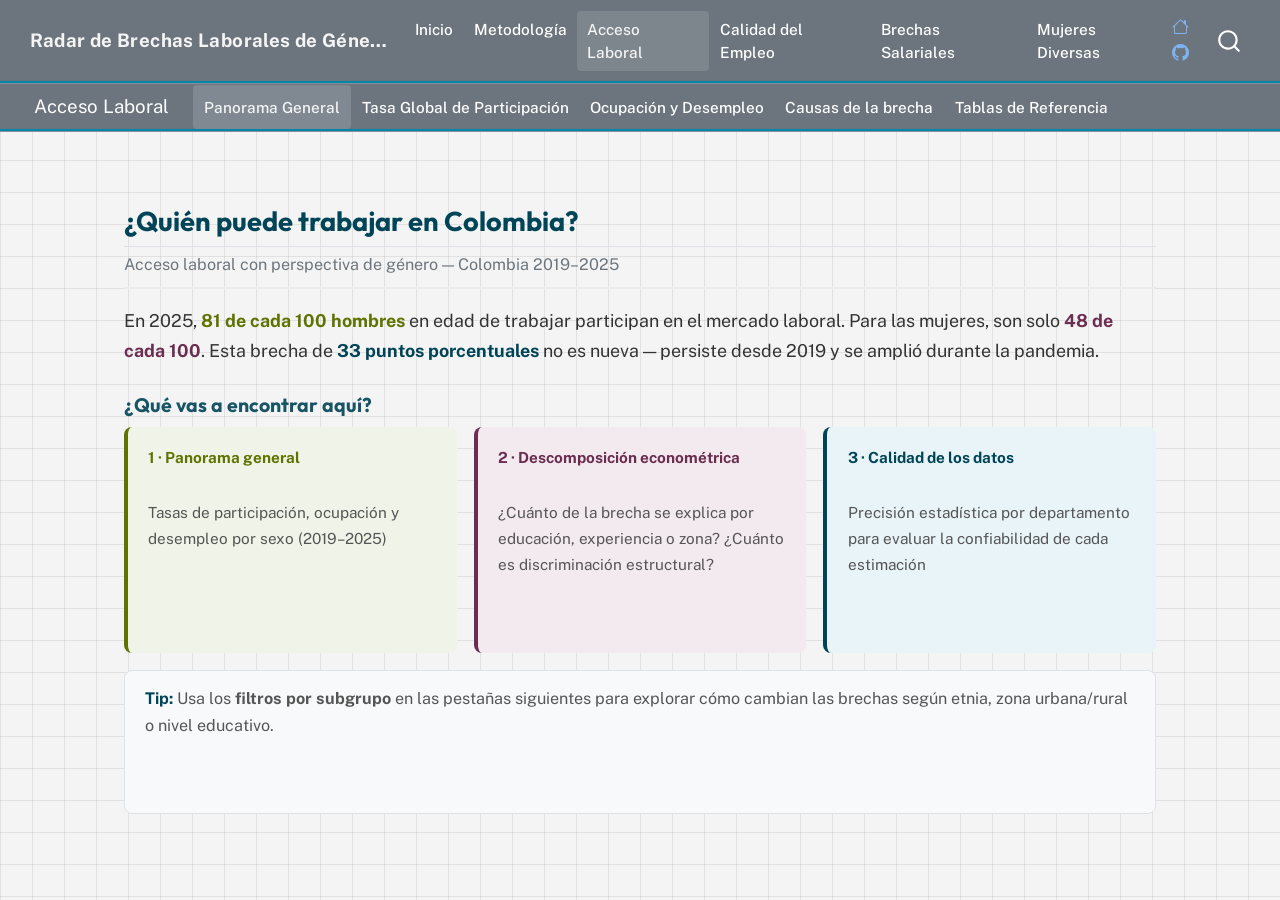
<file: p1_acceso.html>
<!DOCTYPE html>
<html xmlns="http://www.w3.org/1999/xhtml" lang="en" xml:lang="en"><head>

<meta charset="utf-8">
<meta name="generator" content="quarto-1.9.36">

<meta name="viewport" content="width=device-width, initial-scale=1.0, user-scalable=yes">


<title>Acceso Laboral – Radar de Brechas Laborales de Género</title>
<style>
/* Default styles provided by pandoc.
** See https://pandoc.org/MANUAL.html#variables-for-html for config info.
*/
code{white-space: pre-wrap;}
span.smallcaps{font-variant: small-caps;}
div.columns{display: flex; gap: min(4vw, 1.5em);}
div.column{flex: auto; overflow-x: auto;}
div.hanging-indent{margin-left: 1.5em; text-indent: -1.5em;}
ul.task-list{list-style: none;}
ul.task-list li input[type="checkbox"] {
  width: 0.8em;
  margin: 0 0.8em 0.2em -1em; /* quarto-specific, see https://github.com/quarto-dev/quarto-cli/issues/4556 */ 
  vertical-align: middle;
}
</style>


<script src="site_libs/quarto-nav/quarto-nav.js"></script>
<script src="site_libs/quarto-nav/headroom.min.js"></script>
<script src="site_libs/clipboard/clipboard.min.js"></script>
<script src="site_libs/quarto-search/autocomplete.umd.js"></script>
<script src="site_libs/quarto-search/fuse.min.js"></script>
<script src="site_libs/quarto-search/quarto-search.js"></script>
<meta name="quarto:offset" content="./">
<script src="site_libs/quarto-html/quarto.js" type="module"></script>
<script src="site_libs/quarto-html/tabsets/tabsets.js" type="module"></script>
<script src="site_libs/quarto-html/popper.min.js"></script>
<script src="site_libs/quarto-html/tippy.umd.min.js"></script>
<script src="site_libs/quarto-html/anchor.min.js"></script>
<link href="site_libs/quarto-html/tippy.css" rel="stylesheet">
<link href="site_libs/quarto-html/quarto-syntax-highlighting-845c23b38eaddc0f92fda52bfe77a8c8.css" rel="stylesheet" class="quarto-color-scheme" id="quarto-text-highlighting-styles">
<link href="site_libs/quarto-html/quarto-syntax-highlighting-dark-f418161beb48e0141c760e455f12af2c.css" rel="stylesheet" class="quarto-color-scheme quarto-color-alternate" id="quarto-text-highlighting-styles">
<link href="site_libs/quarto-html/quarto-syntax-highlighting-845c23b38eaddc0f92fda52bfe77a8c8.css" rel="stylesheet" class="quarto-color-scheme-extra" id="quarto-text-highlighting-styles">
<script src="site_libs/bootstrap/bootstrap.min.js"></script>
<link href="site_libs/bootstrap/bootstrap-icons.css" rel="stylesheet">
<link href="site_libs/bootstrap/bootstrap-b406689d3af1c8aac48d8b9ceec5186b.min.css" rel="stylesheet" append-hash="true" class="quarto-color-scheme" id="quarto-bootstrap" data-mode="light">
<link href="site_libs/bootstrap/bootstrap-dark-b406689d3af1c8aac48d8b9ceec5186b.min.css" rel="stylesheet" append-hash="true" class="quarto-color-scheme quarto-color-alternate" id="quarto-bootstrap" data-mode="light">
<link href="site_libs/bootstrap/bootstrap-b406689d3af1c8aac48d8b9ceec5186b.min.css" rel="stylesheet" append-hash="true" class="quarto-color-scheme-extra" id="quarto-bootstrap" data-mode="light">
<script src="site_libs/quarto-dashboard/quarto-dashboard.js"></script>
<script src="site_libs/quarto-dashboard/stickythead.js"></script>



<script src="site_libs/quarto-dashboard/web-components.js" type="module"></script>
<script src="site_libs/quarto-dashboard/components.js"></script>

<script id="quarto-search-options" type="application/json">{
  "location": "navbar",
  "copy-button": false,
  "collapse-after": 3,
  "panel-placement": "end",
  "type": "overlay",
  "limit": 50,
  "keyboard-shortcut": [
    "f",
    "/",
    "s"
  ],
  "show-item-context": false,
  "language": {
    "search-no-results-text": "No results",
    "search-matching-documents-text": "matching documents",
    "search-copy-link-title": "Copy link to search",
    "search-hide-matches-text": "Hide additional matches",
    "search-more-match-text": "more match in this document",
    "search-more-matches-text": "more matches in this document",
    "search-clear-button-title": "Clear",
    "search-text-placeholder": "",
    "search-detached-cancel-button-title": "Cancel",
    "search-submit-button-title": "Submit",
    "search-label": "Search"
  }
}</script>
<script src="site_libs/jquery-3.6.0/jquery-3.6.0.min.js"></script>

<link href="site_libs/selectize-0.12.4/css/selectize.bootstrap3.css" rel="stylesheet">

<script src="site_libs/selectize-0.12.4/js/selectize.min.js"></script>

<link href="site_libs/crosstalk-1.2.2/css/crosstalk.min.css" rel="stylesheet">

<script src="site_libs/crosstalk-1.2.2/js/crosstalk.min.js"></script>

<link href="site_libs/htmltools-fill-0.5.9/fill.css" rel="stylesheet">

<script src="site_libs/htmlwidgets-1.6.4/htmlwidgets.js"></script>

<script src="site_libs/plotly-binding-4.12.0/plotly.js"></script>

<script src="site_libs/typedarray-0.1/typedarray.min.js"></script>

<link href="site_libs/plotly-htmlwidgets-css-2.25.2/plotly-htmlwidgets.css" rel="stylesheet">

<script src="site_libs/plotly-main-2.25.2/plotly-latest.min.js"></script>

<link href="site_libs/datatables-css-0.0.0/datatables-crosstalk.css" rel="stylesheet">

<script src="site_libs/datatables-binding-0.34.0/datatables.js"></script>

<link href="site_libs/dt-core-1.13.6/css/jquery.dataTables.min.css" rel="stylesheet">

<link href="site_libs/dt-core-1.13.6/css/jquery.dataTables.extra.css" rel="stylesheet">

<script src="site_libs/dt-core-1.13.6/js/jquery.dataTables.min.js"></script>

<script src="site_libs/jszip-1.13.6/jszip.min.js"></script>

<link href="site_libs/dt-ext-buttons-1.13.6/css/buttons.dataTables.min.css" rel="stylesheet">

<script src="site_libs/dt-ext-buttons-1.13.6/js/dataTables.buttons.min.js"></script>

<script src="site_libs/dt-ext-buttons-1.13.6/js/buttons.html5.min.js"></script>

<script src="site_libs/dt-ext-buttons-1.13.6/js/buttons.colVis.min.js"></script>

<script src="site_libs/dt-ext-buttons-1.13.6/js/buttons.print.min.js"></script>

<link href="site_libs/nouislider-7.0.10/jquery.nouislider.min.css" rel="stylesheet">

<script src="site_libs/nouislider-7.0.10/jquery.nouislider.min.js"></script>



<link rel="stylesheet" href="styles/equilab.css">
</head>

<body class="quarto-dashboard nav-fixed fullcontent quarto-light">


<div id="quarto-search-results"></div>
  <header id="quarto-header" class="headroom fixed-top">
    <nav class="navbar navbar-expand-lg " data-bs-theme="dark">
      <div class="navbar-container container-fluid">
      <div class="navbar-brand-container mx-auto">
    <a class="navbar-brand" href="./index.html">
    <span class="navbar-title">Radar de Brechas Laborales de Género</span>
    </a>
  </div>
            <div id="quarto-search" class="" title="Search"></div>
          <button class="navbar-toggler" type="button" data-bs-toggle="collapse" data-bs-target="#navbarCollapse" aria-controls="navbarCollapse" role="menu" aria-expanded="false" aria-label="Toggle navigation" onclick="if (window.quartoToggleHeadroom) { window.quartoToggleHeadroom(); }">
  <span class="navbar-toggler-icon"></span>
</button>
          <div class="collapse navbar-collapse" id="navbarCollapse">
            <ul class="navbar-nav navbar-nav-scroll me-auto">
  <li class="nav-item">
    <a class="nav-link" href="./index.html"> 
<span class="menu-text">Inicio</span></a>
  </li>  
  <li class="nav-item">
    <a class="nav-link" href="./metodologia.html"> 
<span class="menu-text">Metodología</span></a>
  </li>  
  <li class="nav-item">
    <a class="nav-link active" href="./p1_acceso.html" aria-current="page"> 
<span class="menu-text">Acceso Laboral</span></a>
  </li>  
  <li class="nav-item">
    <a class="nav-link" href="./p2_calidad.html"> 
<span class="menu-text">Calidad del Empleo</span></a>
  </li>  
  <li class="nav-item">
    <a class="nav-link" href="./p3_salariales.html"> 
<span class="menu-text">Brechas Salariales</span></a>
  </li>  
  <li class="nav-item">
    <a class="nav-link" href="./p4_mujeres_diversas.html"> 
<span class="menu-text">Mujeres Diversas</span></a>
  </li>  
</ul>
          <div class="quarto-dashboard-links"><a class="quarto-dashboard-link" href="index.qmd"><i class="bi bi-house"></i></a><a class="quarto-dashboard-link" href="https://github.com/equilab-ean/equilab-dat4ccion-2026"><i class="bi bi-github"></i></a></div></div> <!-- /navcollapse -->
            <div class="quarto-navbar-tools">
</div>
      </div> <!-- /container-fluid -->
    </nav>
<header id="quarto-dashboard-header">
<nav class="navbar navbar-expand-md slim" data-bs-theme="dark">
  <div class="navbar-container container-fluid">
    <button class="navbar-toggler" type="button" data-bs-toggle="collapse" data-bs-target="#dashboard-collapse" aria-controls="dashboard-collapse" aria-expanded="false" aria-label="Toggle navigation">
      <span class="navbar-toggler-icon"></span>
    </button>    


    <div class="navbar-brand-container">


      <div class="navbar-title">
        <div class="navbar-title-text"><a href="#">Acceso Laboral</a></div>
        
        
      </div>
    </div>
<div id="dashboard-collapse" class="navbar-collapse collapse"><ul class="navbar-nav navbar-nav-scroll me-auto" role="tablist"><li class="nav-item" role="presentation"><a id="tab-panorama-general" class="nav-link active" data-bs-toggle="tab" role="tab" data-bs-target="#panorama-general" data-scrolling="true" href="#panorama-general" aria-controls="panorama-general" aria-selected="true"><span class="nav-link-text">Panorama General</span></a></li><li class="nav-item" role="presentation"><a id="tab-tasa-global-de-participación" class="nav-link" data-bs-toggle="tab" role="tab" data-bs-target="#tasa-global-de-participación" data-scrolling="true" href="#tasa-global-de-participación" aria-controls="tasa-global-de-participación" aria-selected="false"><span class="nav-link-text">Tasa Global de Participación</span></a></li><li class="nav-item" role="presentation"><a id="tab-ocupación-y-desempleo" class="nav-link" data-bs-toggle="tab" role="tab" data-bs-target="#ocupación-y-desempleo" data-scrolling="true" href="#ocupación-y-desempleo" aria-controls="ocupación-y-desempleo" aria-selected="false"><span class="nav-link-text">Ocupación y Desempleo</span></a></li><li class="nav-item" role="presentation"><a id="tab-causas-de-la-brecha" class="nav-link" data-bs-toggle="tab" role="tab" data-bs-target="#causas-de-la-brecha" data-scrolling="true" href="#causas-de-la-brecha" aria-controls="causas-de-la-brecha" aria-selected="false"><span class="nav-link-text">Causas de la brecha</span></a></li><li class="nav-item" role="presentation"><a id="tab-tablas-de-referencia" class="nav-link" data-bs-toggle="tab" role="tab" data-bs-target="#tablas-de-referencia" data-scrolling="true" href="#tablas-de-referencia" aria-controls="tablas-de-referencia" aria-selected="false"><span class="nav-link-text">Tablas de Referencia</span></a></li></ul></div></div>
</nav>
</header></header>
<!-- content -->
<div id="quarto-content" class="quarto-container page-layout-custom page-navbar quarto-dashboard-content bslib-gap-spacing html-fill-container dashboard-scrolling quarto-dashboard-pages">
<!-- sidebar -->
<!-- margin-sidebar -->
<!-- main -->

<div class="bslib-grid-item html-fill-item tab-content bslib-grid" data-layout="flow" style="display: grid; grid-template-rows: minmax(3em, 1fr); grid-auto-columns: minmax(0, 1fr);">
<div id="panorama-general" class="dashboard-page tab-pane show active html-fill-item html-fill-container" data-orientation="rows" aria-labelledby="tab-panorama-general">
<div class="html-fill-item html-fill-container bslib-grid" style="display: grid; grid-template-rows: minmax(3em, 100fr); grid-auto-columns: minmax(0, 1fr);">
<div class="html-fill-item html-fill-container bslib-grid" style="display: grid; grid-template-columns: minmax(3em, 1fr);
grid-auto-rows: minmax(0, 1fr);">

<div style="max-width: 1100px; margin: 0 auto; padding: 0.3rem 2rem; line-height: 1.7;" class="html-fill-item html-fill-container">

  <h2 style="color: #004457; font-size: 1.6rem; margin-bottom: 0.2rem; font-weight: 700;">
    ¿Quién puede trabajar en Colombia?
  </h2>
  <p style="color: #6c757d; font-size: 0.95rem; margin-bottom: 1rem; border-bottom: 2px solid #e9ecef; padding-bottom: 0.5rem;">
    Acceso laboral con perspectiva de género — Colombia 2019–2025
  </p>

  <p style="font-size: 1.05rem; color: #333; margin-bottom: 0.8rem;">
    En 2025, <strong style="color: #5f7300;">81 de cada 100 hombres</strong> en edad de trabajar
    participan en el mercado laboral. Para las mujeres, son solo
    <strong style="color: #6b2d50;">48 de cada 100</strong>. Esta brecha de
    <strong style="color: #004457;">33 puntos porcentuales</strong> no es nueva — persiste
    desde 2019 y se amplió durante la pandemia.
  </p>

  <h3 style="color: #004457; font-size: 1.15rem; margin-top: 0.8rem; margin-bottom: 0.6rem;">
    ¿Qué vas a encontrar aquí?
  </h3>

  <div style="display: grid; grid-template-columns: repeat(3, 1fr); gap: 1rem; margin-bottom: 1rem;" class="html-fill-item html-fill-container">

    <div style="background: #f0f4e8; border-radius: 8px; padding: 1rem 1.2rem; border-left: 4px solid #5f7300;" class="html-fill-item html-fill-container">
      <strong style="color: #5f7300; font-size: 0.9rem;">1 · Panorama general</strong><br>
      <span style="font-size: 0.9rem; color: #555;">Tasas de participación, ocupación y desempleo por sexo (2019–2025)</span>
    </div>

    <div style="background: #f3eaef; border-radius: 8px; padding: 1rem 1.2rem; border-left: 4px solid #6b2d50;" class="html-fill-item html-fill-container">
      <strong style="color: #6b2d50; font-size: 0.9rem;">2 · Descomposición econométrica</strong><br>
      <span style="font-size: 0.9rem; color: #555;">¿Cuánto de la brecha se explica por educación, experiencia o zona? ¿Cuánto es discriminación estructural?</span>
    </div>

    <div style="background: #e8f4f8; border-radius: 8px; padding: 1rem 1.2rem; border-left: 4px solid #004457;" class="html-fill-item html-fill-container">
      <strong style="color: #004457; font-size: 0.9rem;">3 · Calidad de los datos</strong><br>
      <span style="font-size: 0.9rem; color: #555;">Precisión estadística por departamento para evaluar la confiabilidad de cada estimación</span>
    </div>

  </div>

  <div style="background: #f8f9fa; border-radius: 8px; padding: 0.8rem 1.2rem; border: 1px solid #dee2e6;" class="html-fill-item html-fill-container">
    <p style="margin: 0; font-size: 0.95rem; color: #555;">
      <strong style="color: #004457;">Tip:</strong> Usa los <strong>filtros por subgrupo</strong>
      en las pestañas siguientes para explorar cómo cambian las brechas según etnia,
      zona urbana/rural o nivel educativo.
    </p>
  </div>

</div>

</div>
</div>
</div>
<div id="tasa-global-de-participación" class="dashboard-page tab-pane grid-skip html-fill-item html-fill-container" data-orientation="rows" aria-labelledby="tab-tasa-global-de-participación">
<div class="html-fill-item html-fill-container bslib-grid" style="display: grid; grid-template-rows: 150px minmax(3em, 1fr); grid-auto-columns: minmax(0, 1fr);">
<div class="html-fill-item html-fill-container bslib-grid" style="display: grid; grid-template-columns: minmax(3em, 1fr) minmax(3em, 1fr) minmax(3em, 1fr);
grid-auto-rows: minmax(0, 1fr);">
<div class="card valuebox cell html-fill-item html-fill-container bslib-card bslib-value-box showcase-left-center" data-bslib-card-init="" data-require-bs-caller="card()" style=" background: #6b2d50;">
<div class="card-body html-fill-item html-fill-container">
<div data-icon="gender-female" class="html-fill-item html-fill-container value-box-grid">
<div class="value-box-showcase html-fill-item html-fill-container">

<i class="bi bi-gender-female"></i></div>
<div class="value-box-area">
<p class="value-box-title">
TGP Mujeres — 2025
</p>
<p class="value-box-value">
47.8%
</p>
</div>
</div>
</div>
<script data-bslib-card-init="">bslib.Card.initializeAllCards();</script></div><div class="card valuebox cell html-fill-item html-fill-container bslib-card bslib-value-box showcase-left-center" data-bslib-card-init="" data-require-bs-caller="card()" style=" background: #5f7300;">
<div class="card-body html-fill-item html-fill-container">
<div data-icon="gender-male" class="html-fill-item html-fill-container value-box-grid">
<div class="value-box-showcase html-fill-item html-fill-container">

<i class="bi bi-gender-male"></i></div>
<div class="value-box-area">
<p class="value-box-title">
TGP Hombres — 2025
</p>
<p class="value-box-value">
81%
</p>
</div>
</div>
</div>
<script data-bslib-card-init="">bslib.Card.initializeAllCards();</script></div><div class="card valuebox cell html-fill-item html-fill-container bslib-card bslib-value-box showcase-left-center" data-bslib-card-init="" data-require-bs-caller="card()" style=" background: #004457;">
<div class="card-body html-fill-item html-fill-container">
<div data-icon="arrow-left-right" class="html-fill-item html-fill-container value-box-grid">
<div class="value-box-showcase html-fill-item html-fill-container">

<i class="bi bi-arrow-left-right"></i></div>
<div class="value-box-area">
<p class="value-box-title">
Brecha TGP — 2025
</p>
<p class="value-box-value">
33.2 pp
</p>
</div>
</div>
</div>
<script data-bslib-card-init="">bslib.Card.initializeAllCards();</script></div>
</div>
<div class="html-fill-item html-fill-container bslib-grid" style="display: grid; grid-template-columns: minmax(3em, 20fr) minmax(3em, 80fr);
grid-auto-rows: minmax(0, 1fr);">
<div class="html-fill-item html-fill-container bslib-grid" style="display: grid; grid-template-rows: minmax(3em, 1fr); grid-auto-columns: minmax(0, 1fr);">
<div class="card cell html-fill-item html-fill-container bslib-card" data-bslib-card-init="" data-require-bs-caller="card()" data-full-screen="false">
<div class="card-body html-fill-item html-fill-container">
<div class="cell-output-display html-fill-item html-fill-container no-overflow-x">
<div style="padding: 10px;" class="html-fill-item html-fill-container">
<p style="font-size: 14px; color: #0f3460; margin-bottom: 4px;">
<b>Explora por subgrupo</b>
</p>
<p style="font-size: 11px; color: #6c757d; margin-bottom: 14px;">Selecciona una categoría para ver cómo cambian las brechas. Por defecto se muestra el total nacional.</p>
<div id="f_etnia_tgp" class="form-group crosstalk-input-select crosstalk-input html-fill-item html-fill-container">
<label class="control-label" for="f_etnia_tgp">Pertenencia étnica:</label>
<div class="html-fill-item html-fill-container">
<select></select>
<script type="application/json" data-for="f_etnia_tgp">{
  "items": {
    "value": ["Grupo étnico", "Nacional", "Sin grupo étnico"],
    "label": ["Grupo étnico", "Nacional", "Sin grupo étnico"]
  },
  "map": {
    "Grupo étnico": ["1", "2", "8", "13", "14", "15", "20", "21", "26", "27", "28", "37", "38", "43", "44", "49", "50", "59", "64", "65", "70", "75", "76", "160", "164", "167", "168", "171", "174", "181", "184", "191", "196", "199", "200", "203", "206", "207", "210", "213", "214", "219", "220", "223", "224", "227", "232", "233", "236", "237", "240", "243", "244", "314", "316", "318", "320", "322", "325", "327", "331", "333", "336"],
    "Nacional": ["81", "82", "83", "84", "85", "86", "87", "88", "89", "90", "91", "92", "93", "94", "95", "96", "97", "98", "99", "100", "101", "102", "103", "104", "105", "106", "107", "108", "109", "110", "111", "112", "113", "114", "115", "116", "117", "118", "119", "120", "121", "122", "123", "124", "125", "126", "127", "128", "129", "130", "131", "132", "133", "134", "135", "136", "137", "138", "139", "140", "141", "142", "143", "144", "145", "146", "147", "148", "149", "150", "151", "152", "153", "154", "155", "156", "157", "158", "159", "247", "248", "249", "250", "251", "252", "253", "254", "255", "256", "257", "258", "259", "260", "261", "262", "263", "264", "265", "266", "267", "268", "269", "270", "271", "272", "273", "274", "275", "276", "277", "278", "279", "280", "281", "282", "283", "284", "285", "286", "287", "288", "289", "290", "291", "292", "293", "294", "295", "296", "297", "298", "299", "300", "301", "302", "303", "304", "305", "306", "307", "308", "309", "310", "311", "312", "313", "338", "339", "340", "341", "342", "343", "344", "345", "346", "347", "348", "349", "350", "351"],
    "Sin grupo étnico": ["3", "4", "5", "6", "7", "9", "10", "11", "12", "16", "17", "18", "19", "22", "23", "24", "25", "29", "30", "31", "32", "33", "34", "35", "36", "39", "40", "41", "42", "45", "46", "47", "48", "51", "52", "53", "54", "55", "56", "57", "58", "60", "61", "62", "63", "66", "67", "68", "69", "71", "72", "73", "74", "77", "78", "79", "80", "161", "162", "163", "165", "166", "169", "170", "172", "173", "175", "176", "177", "178", "179", "180", "182", "183", "185", "186", "187", "188", "189", "190", "192", "193", "194", "195", "197", "198", "201", "202", "204", "205", "208", "209", "211", "212", "215", "216", "217", "218", "221", "222", "225", "226", "228", "229", "230", "231", "234", "235", "238", "239", "241", "242", "245", "246", "315", "317", "319", "321", "323", "324", "326", "328", "329", "330", "332", "334", "335", "337"]
  },
  "group": ["SharedData47003ffa"]
}</script>
</div>
</div>
<div style="margin-top: 10px;" class="html-fill-item html-fill-container">
<div id="f_zona_tgp" class="form-group crosstalk-input-select crosstalk-input html-fill-item html-fill-container">
<label class="control-label" for="f_zona_tgp">Zona:</label>
<div class="html-fill-item html-fill-container">
<select></select>
<script type="application/json" data-for="f_zona_tgp">{
  "items": {
    "value": ["Cabecera", "Nacional", "Resto rural"],
    "label": ["Cabecera", "Nacional", "Resto rural"]
  },
  "map": {
    "Cabecera": ["1", "3", "4", "5", "8", "9", "10", "13", "14", "16", "17", "20", "22", "23", "26", "29", "30", "33", "34", "39", "40", "43", "45", "46", "49", "51", "52", "55", "56", "60", "61", "64", "66", "67", "71", "72", "75", "77", "78", "81", "82", "83", "87", "88", "89", "92", "93", "94", "98", "99", "100", "104", "105", "106", "110", "111", "112", "116", "117", "121", "122", "123", "127", "128", "132", "133", "136", "137", "138", "142", "143", "144", "148", "149", "150", "154", "155", "156", "199", "201", "203", "204", "206", "208", "210", "211", "213", "215", "217", "219", "221", "223", "225", "228", "230", "232", "234", "236", "238", "241", "243", "245", "286", "288", "290", "292", "294", "296", "298", "300", "302", "304", "306", "308", "310", "312"],
    "Nacional": ["160", "161", "162", "163", "164", "165", "166", "167", "168", "169", "170", "171", "172", "173", "174", "175", "176", "177", "178", "179", "180", "181", "182", "183", "184", "185", "186", "187", "188", "189", "190", "191", "192", "193", "194", "195", "196", "197", "198", "247", "248", "249", "250", "251", "252", "253", "254", "255", "256", "257", "258", "259", "260", "261", "262", "263", "264", "265", "266", "267", "268", "269", "270", "271", "272", "273", "274", "275", "276", "277", "278", "279", "280", "281", "282", "283", "284", "285", "314", "315", "316", "317", "318", "319", "320", "321", "322", "323", "324", "325", "326", "327", "328", "329", "330", "331", "332", "333", "334", "335", "336", "337", "338", "339", "340", "341", "342", "343", "344", "345", "346", "347", "348", "349", "350", "351"],
    "Resto rural": ["2", "6", "7", "11", "12", "15", "18", "19", "21", "24", "25", "27", "28", "31", "32", "35", "36", "37", "38", "41", "42", "44", "47", "48", "50", "53", "54", "57", "58", "59", "62", "63", "65", "68", "69", "70", "73", "74", "76", "79", "80", "84", "85", "86", "90", "91", "95", "96", "97", "101", "102", "103", "107", "108", "109", "113", "114", "115", "118", "119", "120", "124", "125", "126", "129", "130", "131", "134", "135", "139", "140", "141", "145", "146", "147", "151", "152", "153", "157", "158", "159", "200", "202", "205", "207", "209", "212", "214", "216", "218", "220", "222", "224", "226", "227", "229", "231", "233", "235", "237", "239", "240", "242", "244", "246", "287", "289", "291", "293", "295", "297", "299", "301", "303", "305", "307", "309", "311", "313"]
  },
  "group": ["SharedData47003ffa"]
}</script>
</div>
</div>
</div>
<div style="margin-top: 10px;" class="html-fill-item html-fill-container">
<div id="f_edu_tgp" class="form-group crosstalk-input-select crosstalk-input html-fill-item html-fill-container">
<label class="control-label" for="f_edu_tgp">Nivel educativo:</label>
<div class="html-fill-item html-fill-container">
<select></select>
<script type="application/json" data-for="f_edu_tgp">{
  "items": {
    "value": ["Básica y media", "Nacional", "Sin educación formal", "Superior"],
    "label": ["Básica y media", "Nacional", "Sin educación formal", "Superior"]
  },
  "map": {
    "Básica y media": ["3", "6", "9", "11", "13", "16", "18", "22", "24", "27", "29", "31", "33", "35", "37", "39", "41", "45", "47", "49", "51", "53", "55", "57", "60", "62", "66", "68", "71", "73", "77", "79", "81", "84", "87", "90", "92", "95", "98", "101", "104", "107", "110", "113", "116", "118", "121", "124", "127", "129", "132", "134", "136", "139", "142", "145", "148", "151", "154", "157", "161", "165", "167", "169", "172", "175", "177", "179", "182", "184", "185", "187", "189", "192", "194", "197", "247", "250", "253", "256", "259", "262", "265", "267", "270", "272", "274", "277", "280", "283"],
    "Nacional": ["199", "200", "201", "202", "203", "204", "205", "206", "207", "208", "209", "210", "211", "212", "213", "214", "215", "216", "217", "218", "219", "220", "221", "222", "223", "224", "225", "226", "227", "228", "229", "230", "231", "232", "233", "234", "235", "236", "237", "238", "239", "240", "241", "242", "243", "244", "245", "246", "286", "287", "288", "289", "290", "291", "292", "293", "294", "295", "296", "297", "298", "299", "300", "301", "302", "303", "304", "305", "306", "307", "308", "309", "310", "311", "312", "313", "314", "315", "316", "317", "318", "319", "320", "321", "322", "323", "324", "325", "326", "327", "328", "329", "330", "331", "332", "333", "334", "335", "336", "337", "338", "339", "340", "341", "342", "343", "344", "345", "346", "347", "348", "349", "350", "351"],
    "Sin educación formal": ["1", "2", "4", "8", "14", "15", "20", "21", "26", "28", "38", "43", "44", "50", "59", "64", "65", "70", "75", "76", "82", "85", "88", "93", "96", "99", "102", "105", "108", "111", "114", "119", "122", "125", "130", "137", "140", "143", "146", "149", "152", "155", "158", "160", "162", "164", "168", "171", "174", "181", "191", "196", "248", "251", "254", "257", "260", "263", "268", "275", "278", "281", "284"],
    "Superior": ["5", "7", "10", "12", "17", "19", "23", "25", "30", "32", "34", "36", "40", "42", "46", "48", "52", "54", "56", "58", "61", "63", "67", "69", "72", "74", "78", "80", "83", "86", "89", "91", "94", "97", "100", "103", "106", "109", "112", "115", "117", "120", "123", "126", "128", "131", "133", "135", "138", "141", "144", "147", "150", "153", "156", "159", "163", "166", "170", "173", "176", "178", "180", "183", "186", "188", "190", "193", "195", "198", "249", "252", "255", "258", "261", "264", "266", "269", "271", "273", "276", "279", "282", "285"]
  },
  "group": ["SharedData47003ffa"]
}</script>
</div>
</div>
</div>
</div>
</div>
</div>
<bslib-tooltip placement="auto" bsoptions="[]" data-require-bs-version="5" data-require-bs-caller="tooltip()">
    <template>Expand</template>
    <span class="bslib-full-screen-enter badge rounded-pill">
        <svg xmlns="http://www.w3.org/2000/svg" viewbox="0 0 24 24" style="height:1em;width:1em;" aria-hidden="true" role="img"><path d="M20 5C20 4.4 19.6 4 19 4H13C12.4 4 12 3.6 12 3C12 2.4 12.4 2 13 2H21C21.6 2 22 2.4 22 3V11C22 11.6 21.6 12 21 12C20.4 12 20 11.6 20 11V5ZM4 19C4 19.6 4.4 20 5 20H11C11.6 20 12 20.4 12 21C12 21.6 11.6 22 11 22H3C2.4 22 2 21.6 2 21V13C2 12.4 2.4 12 3 12C3.6 12 4 12.4 4 13V19Z"></path></svg>
    </span>
</bslib-tooltip><script data-bslib-card-init="">bslib.Card.initializeAllCards();</script></div>
</div><div class="html-fill-item html-fill-container bslib-grid" style="display: grid; grid-template-rows: minmax(3em, 1fr) minmax(3em, max-content); grid-auto-columns: minmax(0, 1fr);">
<div class="card cell html-fill-item html-fill-container bslib-card" data-title="Tasa Global de Participación (TGP) — Colombia 2019–2025" data-bslib-card-init="" data-require-bs-caller="card()" data-full-screen="false">
<div class="card-header"><div class="card-title"><span style="display: inline">
Tasa Global de Participación (TGP) — Colombia 2019–2025
</span></div></div>
<div class="card-body html-fill-item html-fill-container">
<div class="cell-output-display html-fill-item html-fill-container">
<div class="plotly html-widget html-fill-item html-fill-container" id="htmlwidget-3f4a06615a4d1818ee04" style="width:100%;height:406px;"></div>
<script type="application/json" data-for="htmlwidget-3f4a06615a4d1818ee04">{"x":{"data":[{"x":[2019,2019,2019,2019,2019,2019,2019,2019,2019,2019,2019,2019,2019,2019,2019,2019,2019,2019,2019,2019,2019,2019,2019,2019,2019,2019,2019,2019,2019,2020,2020,2020,2020,2020,2020,2020,2020,2020,2020,2020,2020,2020,2020,2020,2020,2020,2020,2020,2020,2020,2020,2020,2020,2020,2020,2020,2020,2020,2021,2021,2021,2021,2021,2021,2021,2021,2021,2021,2021,2021,2021,2021,2021,2021,2021,2021,2021,2021,2021,2021,2021,2021,2021,2021,2021,2021,2022,2022,2022,2022,2022,2022,2022,2022,2022,2022,2022,2022,2022,2022,2022,2022,2022,2022,2022,2022,2022,2022,2022,2022,2023,2023,2023,2023,2023,2023,2023,2023,2023,2023,2023,2023,2023,2023,2023,2023,2023,2023,2023,2023,2023,2023,2023,2024,2024,2024,2024,2024,2024,2024,2024,2024,2024,2024,2024,2024,2024,2024,2024,2024,2024,2024,2024,2024,2024,2024,2024,2024,2025,2025,2025,2025,2025,2025,2025,2025,2025,2025,2025,2025,2025,2025,2025,2025,2025,2025,2025,2025,2025,2025,2025,2025,2025,2025,2025,2025,2025,2025,2025,2025,2025,2025,2025,2025,2025,2025,2025,2025,2025,2025,2025,2025,2025,2025,2024,2024,2024,2024,2024,2024,2024,2024,2024,2024,2024,2024,2024,2024,2024,2024,2024,2024,2024,2024,2024,2024,2024,2024,2024,2023,2023,2023,2023,2023,2023,2023,2023,2023,2023,2023,2023,2023,2023,2023,2023,2023,2023,2023,2023,2023,2023,2023,2022,2022,2022,2022,2022,2022,2022,2022,2022,2022,2022,2022,2022,2022,2022,2022,2022,2022,2022,2022,2022,2022,2022,2022,2021,2021,2021,2021,2021,2021,2021,2021,2021,2021,2021,2021,2021,2021,2021,2021,2021,2021,2021,2021,2021,2021,2021,2021,2021,2021,2021,2021,2020,2020,2020,2020,2020,2020,2020,2020,2020,2020,2020,2020,2020,2020,2020,2020,2020,2020,2020,2020,2020,2020,2020,2020,2020,2020,2020,2020,2020,2019,2019,2019,2019,2019,2019,2019,2019,2019,2019,2019,2019,2019,2019,2019,2019,2019,2019,2019,2019,2019,2019,2019,2019,2019,2019,2019,2019,2019,2019],"y":[43.299999999999997,68.700000000000003,78.400000000000006,41.700000000000003,85.400000000000006,85.5,83.700000000000003,78.400000000000006,43.600000000000001,85.400000000000006,85.5,68.599999999999994,83.700000000000003,57.399999999999999,80.299999999999997,50.200000000000003,85.400000000000006,44.799999999999997,69.400000000000006,80.5,85.400000000000006,80.299999999999997,57.200000000000003,85.400000000000006,79.400000000000006,83.700000000000003,58.299999999999997,81.599999999999994,80.400000000000006,28.100000000000001,33.399999999999999,59.600000000000001,67.700000000000003,78.200000000000003,77.700000000000003,72.200000000000003,67.599999999999994,33.600000000000001,78.200000000000003,77.599999999999994,59.700000000000003,72.200000000000003,41.5,48.100000000000001,70.5,78,33.5,59.600000000000001,70.799999999999997,77.400000000000006,70.400000000000006,48,78,69.700000000000003,75.599999999999994,48.100000000000001,72.5,71.299999999999997,42.899999999999999,71.299999999999997,62.899999999999999,79.799999999999997,87.099999999999994,84.200000000000003,82.700000000000003,79.700000000000003,43.799999999999997,87.099999999999994,84.099999999999994,62.799999999999997,82.700000000000003,54.399999999999999,81.099999999999994,86.900000000000006,44.200000000000003,64,82.099999999999994,84,81,54.399999999999999,86.900000000000006,81,81.799999999999997,55.399999999999999,82.700000000000003,81.299999999999997,58.600000000000001,61.799999999999997,79,86.900000000000006,82.900000000000006,83.200000000000003,78.900000000000006,86.900000000000006,82.799999999999997,62.100000000000001,83.200000000000003,80.099999999999994,86.700000000000003,42.799999999999997,62,81.599999999999994,82.900000000000006,80,86.700000000000003,80.5,80.700000000000003,53.399999999999999,82.099999999999994,80.700000000000003,48.100000000000001,59.700000000000003,78.5,86.599999999999994,83.200000000000003,84.299999999999997,78.400000000000006,86.599999999999994,83.099999999999994,60.200000000000003,84.299999999999997,52.5,79.900000000000006,86.5,59.799999999999997,81.200000000000003,83.299999999999997,79.799999999999997,86.5,80.200000000000003,81,81.799999999999997,80.5,57.299999999999997,78.200000000000003,85.400000000000006,82.900000000000006,84,78.099999999999994,41.700000000000003,85.400000000000006,82.799999999999997,57.600000000000001,84,79.5,85.599999999999994,41.299999999999997,57.600000000000001,80.799999999999997,83,79.5,50.600000000000001,85.599999999999994,79.599999999999994,80.299999999999997,50.5,81.400000000000006,79.799999999999997,59.200000000000003,78.900000000000006,86.299999999999997,84.200000000000003,85.200000000000003,78.900000000000006,40.5,86.299999999999997,84.200000000000003,59.100000000000001,85.200000000000003,80.5,86.299999999999997,59.299999999999997,81.5,84.299999999999997,80.400000000000006,51,86.299999999999997,80.400000000000006,81.799999999999997,82.200000000000003,80.799999999999997,62.799999999999997,79.5,86.900000000000006,85.200000000000003,88,79.5,44.100000000000001,86.900000000000006,85.200000000000003,62.700000000000003,88,81.099999999999994,86.900000000000006,62.899999999999999,82.099999999999994,85.299999999999997,81,53.399999999999999,86.900000000000006,81,82.799999999999997,82.599999999999994,81.200000000000003,60.700000000000003,78.799999999999997,86.400000000000006,83.900000000000006,87,78.700000000000003,45.299999999999997,86.400000000000006,83.799999999999997,61,87,80.099999999999994,86.200000000000003,44.899999999999999,61,81.400000000000006,84,80.099999999999994,53,86.200000000000003,80.200000000000003,81.299999999999997,52.899999999999999,81.799999999999997,80.400000000000006,66.900000000000006,63.299999999999997,79.099999999999994,87.200000000000003,84.200000000000003,86.900000000000006,79,87.200000000000003,84.099999999999994,63.600000000000001,86.900000000000006,66.5,80.5,87.099999999999994,63.200000000000003,81.799999999999997,84.299999999999997,80.400000000000006,87.099999999999994,80.799999999999997,82,82.200000000000003,80.900000000000006,72.200000000000003,65.200000000000003,79.599999999999994,87.5,83.900000000000006,86.200000000000003,79.5,87.5,83.799999999999997,65.299999999999997,86.200000000000003,80.700000000000003,87.299999999999997,46.200000000000003,65.200000000000003,82.200000000000003,83.900000000000006,80.599999999999994,87.299999999999997,81.099999999999994,81.700000000000003,55.799999999999997,82.5,81.099999999999994,46.5,81.5,66.099999999999994,80.400000000000006,87.700000000000003,85.200000000000003,86.099999999999994,80.299999999999997,47.399999999999999,87.700000000000003,85.099999999999994,66,86.099999999999994,56.799999999999997,81.700000000000003,87.5,47.600000000000001,67,82.700000000000003,85,81.599999999999994,56.799999999999997,87.5,81.599999999999994,82.799999999999997,57.799999999999997,83.099999999999994,81.700000000000003,48.299999999999997,37.799999999999997,64.200000000000003,68.5,79.400000000000006,79.299999999999997,78,68.400000000000006,37.799999999999997,79.400000000000006,79.200000000000003,64.299999999999997,78,58.100000000000001,51.5,71.299999999999997,79.200000000000003,37.899999999999999,64.200000000000003,71.599999999999994,79,71.200000000000003,51.399999999999999,79.200000000000003,70.5,77,51.5,73.099999999999994,71.900000000000006,47.299999999999997,72.5,79,54.899999999999999,86.400000000000006,86.5,88.099999999999994,79,47.399999999999999,86.400000000000006,86.5,72.200000000000003,88.099999999999994,60.200000000000003,80.900000000000006,61.200000000000003,86.400000000000006,48.600000000000001,73,81.099999999999994,86.400000000000006,80.900000000000006,60,86.400000000000006,80,84.700000000000003,61.100000000000001,82.200000000000003,81,43.299999999999997],"text":"","key":["1","2","3","4","5","6","7","81","82","83","84","85","86","160","161","162","163","199","200","201","202","247","248","249","286","287","314","315","338","13","14","15","16","17","18","19","92","93","94","95","96","97","167","168","169","170","206","207","208","209","253","254","255","290","291","318","319","340","26","27","28","29","30","31","32","104","105","106","107","108","109","174","175","176","213","214","215","216","259","260","261","294","295","322","323","342","37","38","39","40","41","42","116","117","118","119","120","179","180","219","220","221","222","265","266","298","299","325","326","344","49","50","51","52","53","54","127","128","129","130","131","184","185","186","227","228","229","270","271","302","303","329","346","59","60","61","62","63","136","137","138","139","140","141","189","190","232","233","234","235","274","275","276","306","307","331","332","348","70","71","72","73","74","148","149","150","151","152","153","194","195","240","241","242","280","281","282","310","311","335","350","70","71","72","73","74","148","149","150","151","152","153","194","195","240","241","242","280","281","282","310","311","335","350","59","60","61","62","63","136","137","138","139","140","141","189","190","232","233","234","235","274","275","276","306","307","331","332","348","49","50","51","52","53","54","127","128","129","130","131","184","185","186","227","228","229","270","271","302","303","329","346","37","38","39","40","41","42","116","117","118","119","120","179","180","219","220","221","222","265","266","298","299","325","326","344","26","27","28","29","30","31","32","104","105","106","107","108","109","174","175","176","213","214","215","216","259","260","261","294","295","322","323","342","13","14","15","16","17","18","19","92","93","94","95","96","97","167","168","169","170","206","207","208","209","253","254","255","290","291","318","319","340","1","2","3","4","5","6","7","81","82","83","84","85","86","160","161","162","163","199","200","201","202","247","248","249","286","287","314","315","338","1"],"type":"scatter","mode":"lines","line":{"width":1.8897637795275593,"color":"transparent","dash":"solid"},"fill":"toself","fillcolor":"rgba(95,115,0,0.15)","hoveron":"points","set":"SharedData47003ffa","name":"(Hombres,1)","legendgroup":"(Hombres,1)","showlegend":true,"xaxis":"x","yaxis":"y","hoverinfo":"text","_isNestedKey":false,"frame":null},{"x":[2019,2019,2019,2019,2019,2019,2019,2019,2019,2019,2019,2019,2019,2019,2019,2019,2019,2019,2019,2019,2019,2019,2019,2019,2020,2020,2020,2020,2020,2020,2020,2020,2020,2020,2020,2020,2020,2020,2020,2020,2020,2020,2020,2020,2020,2020,2020,2020,2020,2020,2021,2021,2021,2021,2021,2021,2021,2021,2021,2021,2021,2021,2021,2021,2021,2021,2021,2021,2021,2021,2021,2022,2022,2022,2022,2022,2022,2022,2022,2022,2022,2022,2022,2022,2022,2022,2022,2022,2022,2022,2022,2022,2022,2022,2022,2022,2022,2022,2023,2023,2023,2023,2023,2023,2023,2023,2023,2023,2023,2023,2023,2023,2023,2023,2023,2023,2024,2024,2024,2024,2024,2024,2024,2024,2024,2024,2024,2024,2024,2024,2024,2024,2024,2024,2024,2024,2024,2024,2024,2024,2024,2024,2024,2025,2025,2025,2025,2025,2025,2025,2025,2025,2025,2025,2025,2025,2025,2025,2025,2025,2025,2025,2025,2025,2025,2025,2025,2025,2025,2025,2025,2025,2025,2025,2025,2025,2025,2025,2025,2025,2025,2025,2025,2025,2025,2025,2025,2025,2025,2025,2025,2025,2025,2025,2025,2025,2025,2025,2024,2024,2024,2024,2024,2024,2024,2024,2024,2024,2024,2024,2024,2024,2024,2024,2024,2024,2024,2024,2024,2024,2024,2024,2024,2024,2024,2023,2023,2023,2023,2023,2023,2023,2023,2023,2023,2023,2023,2023,2023,2023,2023,2023,2023,2022,2022,2022,2022,2022,2022,2022,2022,2022,2022,2022,2022,2022,2022,2022,2022,2022,2022,2022,2022,2022,2022,2022,2022,2022,2022,2022,2021,2021,2021,2021,2021,2021,2021,2021,2021,2021,2021,2021,2021,2021,2021,2021,2021,2021,2021,2021,2021,2020,2020,2020,2020,2020,2020,2020,2020,2020,2020,2020,2020,2020,2020,2020,2020,2020,2020,2020,2020,2020,2020,2020,2020,2020,2020,2019,2019,2019,2019,2019,2019,2019,2019,2019,2019,2019,2019,2019,2019,2019,2019,2019,2019,2019,2019,2019,2019,2019,2019,2019],"y":[14.6,41,69.200000000000003,25.699999999999999,54.299999999999997,41,14.9,69.200000000000003,25.699999999999999,54.299999999999997,13.699999999999999,37.600000000000001,68.5,14.9,50.299999999999997,28.399999999999999,37.5,13.800000000000001,68.5,49.200000000000003,26.800000000000001,13.9,46.399999999999999,45,7.5999999999999996,9,31.5,62.200000000000003,20.5,44,31.5,8.1999999999999993,62.200000000000003,20.5,9.4000000000000004,44,8.5999999999999996,29.100000000000001,61.100000000000001,8.1999999999999993,41.700000000000003,23.199999999999999,29,9.0999999999999996,61.100000000000001,40.700000000000003,22,9.0999999999999996,38.200000000000003,36.899999999999999,40.600000000000001,71,25.5,54.899999999999999,40.5,11.699999999999999,71,25.399999999999999,14.1,54.899999999999999,37,69.900000000000006,51.600000000000001,29.100000000000001,36.899999999999999,13.1,69.900000000000006,50.399999999999999,27.600000000000001,47.399999999999999,45.899999999999999,12.1,13.300000000000001,41.700000000000003,71,27,56.200000000000003,41.700000000000003,12.5,71,26.899999999999999,13.699999999999999,56.200000000000003,13,38.299999999999997,70,12.5,13.300000000000001,52.799999999999997,30.899999999999999,38.200000000000003,13.4,70,51.600000000000001,29.100000000000001,13.300000000000001,48.799999999999997,47.200000000000003,41.700000000000003,70.099999999999994,27.100000000000001,56.100000000000001,41.600000000000001,70.099999999999994,27,56.100000000000001,38.200000000000003,69.400000000000006,52.799999999999997,31,38.100000000000001,69.400000000000006,51.5,29,48.700000000000003,47.100000000000001,11.9,12.5,41.799999999999997,68.900000000000006,27.199999999999999,57.100000000000001,41.700000000000003,12.199999999999999,68.900000000000006,27.199999999999999,12.6,57.100000000000001,12.5,38.299999999999997,68.200000000000003,11.9,12.6,52.399999999999999,31.199999999999999,38.200000000000003,12.699999999999999,68.200000000000003,51.200000000000003,29.399999999999999,12.6,48.5,46.899999999999999,11.699999999999999,12.1,41.799999999999997,70,27.199999999999999,55.200000000000003,41.799999999999997,12,70,27.199999999999999,12.1,55.200000000000003,12.300000000000001,38.299999999999997,69.200000000000003,11.9,12.300000000000001,53,31.199999999999999,38.200000000000003,12.4,69.200000000000003,51.899999999999999,29.399999999999999,12.4,49,47.5,47.5,13.9,14.699999999999999,42.600000000000001,71.200000000000003,28.600000000000001,58.799999999999997,42.600000000000001,14.199999999999999,71.200000000000003,28.600000000000001,14.699999999999999,58.799999999999997,13.9,39.100000000000001,70,14.1,14.9,53.600000000000001,32.399999999999999,39,14.199999999999999,70,52.5,30.600000000000001,14.199999999999999,49.600000000000001,48.100000000000001,14.300000000000001,15.1,42.600000000000001,69.900000000000006,28.600000000000001,60.700000000000003,42.5,14.6,69.900000000000006,28.600000000000001,15.199999999999999,60.700000000000003,14.300000000000001,39.100000000000001,69.200000000000003,14.300000000000001,15.199999999999999,53,32.399999999999999,39,14.5,69.200000000000003,51.799999999999997,30.600000000000001,14.4,49.100000000000001,47.5,42.5,71.299999999999997,28.5,59.700000000000003,42.399999999999999,71.299999999999997,28.399999999999999,59.700000000000003,39,70.200000000000003,53.399999999999999,32.200000000000003,38.899999999999999,70.200000000000003,52.100000000000001,30.199999999999999,49.299999999999997,47.700000000000003,14.300000000000001,15.9,42.5,71.799999999999997,28.199999999999999,59.799999999999997,42.5,14.699999999999999,71.799999999999997,28.100000000000001,16.300000000000001,59.799999999999997,14.6,38.899999999999999,70.799999999999997,14.699999999999999,15.9,53.399999999999999,32.100000000000001,38.799999999999997,15,70.799999999999997,52.200000000000003,30.300000000000001,14.9,49.399999999999999,47.799999999999997,41.399999999999999,71.799999999999997,26.699999999999999,58.700000000000003,41.299999999999997,13.699999999999999,71.799999999999997,26.600000000000001,16.5,58.700000000000003,37.799999999999997,70.700000000000003,52.200000000000003,30.300000000000001,37.700000000000003,14.699999999999999,70.700000000000003,51,28.800000000000001,48,46.5,9.8000000000000007,12,32.299999999999997,63.399999999999999,22.100000000000001,49.200000000000003,32.299999999999997,10.4,63.399999999999999,22.100000000000001,12.4,49.200000000000003,10.4,29.699999999999999,62.299999999999997,10.4,42.299999999999997,24.800000000000001,29.600000000000001,10.9,62.299999999999997,41.299999999999997,23.399999999999999,10.9,38.799999999999997,37.5,17.399999999999999,41.799999999999997,70.200000000000003,27.300000000000001,59.700000000000003,41.799999999999997,17.5,70.200000000000003,27.300000000000001,59.700000000000003,15.699999999999999,38.399999999999999,69.5,17.699999999999999,50.899999999999999,29.800000000000001,38.299999999999997,15.800000000000001,69.5,49.799999999999997,28.199999999999999,15.9,47,45.600000000000001,14.6],"text":"","key":["8","9","10","11","12","87","88","89","90","91","164","165","166","203","204","205","250","251","252","288","289","316","317","339","20","21","22","23","24","25","98","99","100","101","102","103","171","172","173","210","211","212","256","257","258","292","293","320","321","341","33","34","35","36","110","111","112","113","114","115","177","178","217","218","262","263","264","296","297","324","343","43","44","45","46","47","48","121","122","123","124","125","126","181","182","183","223","224","225","226","267","268","269","300","301","327","328","345","55","56","57","58","132","133","134","135","187","188","230","231","272","273","304","305","330","347","64","65","66","67","68","69","142","143","144","145","146","147","191","192","193","236","237","238","239","277","278","279","308","309","333","334","349","75","76","77","78","79","80","154","155","156","157","158","159","196","197","198","243","244","245","246","283","284","285","312","313","336","337","351","351","75","76","77","78","79","80","154","155","156","157","158","159","196","197","198","243","244","245","246","283","284","285","312","313","336","337","351","64","65","66","67","68","69","142","143","144","145","146","147","191","192","193","236","237","238","239","277","278","279","308","309","333","334","349","55","56","57","58","132","133","134","135","187","188","230","231","272","273","304","305","330","347","43","44","45","46","47","48","121","122","123","124","125","126","181","182","183","223","224","225","226","267","268","269","300","301","327","328","345","33","34","35","36","110","111","112","113","114","115","177","178","217","218","262","263","264","296","297","324","343","20","21","22","23","24","25","98","99","100","101","102","103","171","172","173","210","211","212","256","257","258","292","293","320","321","341","8","9","10","11","12","87","88","89","90","91","164","165","166","203","204","205","250","251","252","288","289","316","317","339","8"],"type":"scatter","mode":"lines","line":{"width":1.8897637795275593,"color":"transparent","dash":"solid"},"fill":"toself","fillcolor":"rgba(107,45,80,0.15)","hoveron":"points","set":"SharedData47003ffa","name":"(Mujeres,1)","legendgroup":"(Mujeres,1)","showlegend":true,"xaxis":"x","yaxis":"y","hoverinfo":"text","_isNestedKey":false,"frame":null},{"x":[2019,2019,2019,2019,2019,2019,2019,2019,2019,2019,2019,2019,2019,2019,2019,2019,2019,2019,2019,2019,2019,2019,2019,2019,2019,2019,2019,2019,2019,2020,2020,2020,2020,2020,2020,2020,2020,2020,2020,2020,2020,2020,2020,2020,2020,2020,2020,2020,2020,2020,2020,2020,2020,2020,2020,2020,2020,2020,2021,2021,2021,2021,2021,2021,2021,2021,2021,2021,2021,2021,2021,2021,2021,2021,2021,2021,2021,2021,2021,2021,2021,2021,2021,2021,2021,2021,2022,2022,2022,2022,2022,2022,2022,2022,2022,2022,2022,2022,2022,2022,2022,2022,2022,2022,2022,2022,2022,2022,2022,2022,2023,2023,2023,2023,2023,2023,2023,2023,2023,2023,2023,2023,2023,2023,2023,2023,2023,2023,2023,2023,2023,2023,2023,2024,2024,2024,2024,2024,2024,2024,2024,2024,2024,2024,2024,2024,2024,2024,2024,2024,2024,2024,2024,2024,2024,2024,2024,2024,2025,2025,2025,2025,2025,2025,2025,2025,2025,2025,2025,2025,2025,2025,2025,2025,2025,2025,2025,2025,2025,2025,2025],"y":[45.299999999999997,70.599999999999994,78.700000000000003,48.299999999999997,85.900000000000006,86,85.900000000000006,78.700000000000003,45.5,85.900000000000006,86,70.400000000000006,85.900000000000006,58.799999999999997,80.599999999999994,55.700000000000003,85.900000000000006,46.700000000000003,71.200000000000003,80.799999999999997,85.900000000000006,80.599999999999994,58.600000000000001,85.900000000000006,79.700000000000003,84.200000000000003,59.700000000000003,81.900000000000006,80.700000000000003,38.200000000000003,35.600000000000001,61.899999999999999,68.099999999999994,78.799999999999997,78.5,75.099999999999994,68,35.700000000000003,78.799999999999997,78.400000000000006,62,75.099999999999994,49.799999999999997,49.799999999999997,70.900000000000006,78.599999999999994,35.700000000000003,61.899999999999999,71.200000000000003,78.200000000000003,70.799999999999997,49.700000000000003,78.599999999999994,70.099999999999994,76.299999999999997,49.799999999999997,72.799999999999997,71.599999999999994,44.700000000000003,76.400000000000006,64.5,80.099999999999994,87.400000000000006,84.700000000000003,84.400000000000006,80,45.600000000000001,87.400000000000006,84.599999999999994,64.400000000000006,84.400000000000006,55.600000000000001,81.400000000000006,87.200000000000003,45.899999999999999,65.5,82.400000000000006,84.5,81.299999999999997,55.600000000000001,87.200000000000003,81.299999999999997,82.299999999999997,56.600000000000001,82.900000000000006,81.5,65.400000000000006,63.5,79.299999999999997,87.200000000000003,83.400000000000006,84.700000000000003,79.200000000000003,87.200000000000003,83.299999999999997,63.700000000000003,84.700000000000003,80.400000000000006,87,44.5,63.600000000000001,81.900000000000006,83.400000000000006,80.299999999999997,87,80.799999999999997,81.200000000000003,54.600000000000001,82.299999999999997,80.900000000000006,57.5,61.5,78.799999999999997,86.900000000000006,83.700000000000003,85.599999999999994,78.700000000000003,86.900000000000006,83.599999999999994,61.899999999999999,85.599999999999994,59.5,80.200000000000003,86.799999999999997,61.5,81.5,83.799999999999997,80.099999999999994,86.799999999999997,80.5,81.5,82,80.700000000000003,59,78.5,85.900000000000006,83.400000000000006,85.5,78.400000000000006,43.5,85.900000000000006,83.299999999999997,59.299999999999997,85.5,79.799999999999997,85.900000000000006,43.100000000000001,59.299999999999997,81.099999999999994,83.5,79.799999999999997,51.799999999999997,85.900000000000006,79.900000000000006,80.799999999999997,51.700000000000003,81.599999999999994,80.099999999999994,61,79.200000000000003,86.599999999999994,84.700000000000003,86.599999999999994,79.200000000000003,42.299999999999997,86.599999999999994,84.700000000000003,60.899999999999999,86.599999999999994,80.799999999999997,86.599999999999994,61.100000000000001,81.799999999999997,84.799999999999997,80.700000000000003,52.200000000000003,86.599999999999994,80.700000000000003,82.299999999999997,82.400000000000006,81],"text":"","key":["1","2","3","4","5","6","7","81","82","83","84","85","86","160","161","162","163","199","200","201","202","247","248","249","286","287","314","315","338","13","14","15","16","17","18","19","92","93","94","95","96","97","167","168","169","170","206","207","208","209","253","254","255","290","291","318","319","340","26","27","28","29","30","31","32","104","105","106","107","108","109","174","175","176","213","214","215","216","259","260","261","294","295","322","323","342","37","38","39","40","41","42","116","117","118","119","120","179","180","219","220","221","222","265","266","298","299","325","326","344","49","50","51","52","53","54","127","128","129","130","131","184","185","186","227","228","229","270","271","302","303","329","346","59","60","61","62","63","136","137","138","139","140","141","189","190","232","233","234","235","274","275","276","306","307","331","332","348","70","71","72","73","74","148","149","150","151","152","153","194","195","240","241","242","280","281","282","310","311","335","350"],"type":"scatter","mode":"lines","line":{"width":4.1574803149606305,"color":"rgba(95,115,0,1)","dash":"solid"},"hoveron":"points","set":"SharedData47003ffa","name":"Hombres","legendgroup":"Hombres","showlegend":true,"xaxis":"x","yaxis":"y","hoverinfo":"text","_isNestedKey":false,"frame":null},{"x":[2019,2019,2019,2019,2019,2019,2019,2019,2019,2019,2019,2019,2019,2019,2019,2019,2019,2019,2019,2019,2019,2019,2019,2019,2020,2020,2020,2020,2020,2020,2020,2020,2020,2020,2020,2020,2020,2020,2020,2020,2020,2020,2020,2020,2020,2020,2020,2020,2020,2020,2021,2021,2021,2021,2021,2021,2021,2021,2021,2021,2021,2021,2021,2021,2021,2021,2021,2021,2021,2021,2021,2022,2022,2022,2022,2022,2022,2022,2022,2022,2022,2022,2022,2022,2022,2022,2022,2022,2022,2022,2022,2022,2022,2022,2022,2022,2022,2022,2023,2023,2023,2023,2023,2023,2023,2023,2023,2023,2023,2023,2023,2023,2023,2023,2023,2023,2024,2024,2024,2024,2024,2024,2024,2024,2024,2024,2024,2024,2024,2024,2024,2024,2024,2024,2024,2024,2024,2024,2024,2024,2024,2024,2024,2025,2025,2025,2025,2025,2025,2025,2025,2025,2025,2025,2025,2025,2025,2025,2025,2025,2025,2025,2025,2025,2025,2025,2025,2025,2025,2025],"y":[16,41.399999999999999,69.700000000000003,26.5,57,41.399999999999999,16.199999999999999,69.700000000000003,26.5,57,14.699999999999999,38,69,16.300000000000001,50.600000000000001,29.100000000000001,37.899999999999999,14.800000000000001,69,49.5,27.5,14.9,46.700000000000003,45.299999999999997,8.6999999999999993,10.5,31.899999999999999,62.799999999999997,21.300000000000001,46.600000000000001,31.899999999999999,9.3000000000000007,62.799999999999997,21.300000000000001,10.9,46.600000000000001,9.5,29.399999999999999,61.700000000000003,9.3000000000000007,42,24,29.300000000000001,10,61.700000000000003,41,22.699999999999999,10,38.5,37.200000000000003,41,71.400000000000006,26.100000000000001,56.799999999999997,40.899999999999999,12.699999999999999,71.400000000000006,26,15.300000000000001,56.799999999999997,37.399999999999999,70.299999999999997,51.899999999999999,29.699999999999999,37.299999999999997,13.9,70.299999999999997,50.700000000000003,28.199999999999999,47.700000000000003,46.200000000000003,13.199999999999999,14.6,42.100000000000001,71.400000000000006,27.600000000000001,58,42.100000000000001,13.6,71.400000000000006,27.5,15,58,13.800000000000001,38.600000000000001,70.400000000000006,13.6,14.6,53.100000000000001,31.5,38.5,14.199999999999999,70.400000000000006,51.899999999999999,29.699999999999999,14.1,49.100000000000001,47.5,42.100000000000001,70.700000000000003,27.800000000000001,57.899999999999999,42,70.700000000000003,27.699999999999999,57.899999999999999,38.600000000000001,69.799999999999997,53.100000000000001,31.600000000000001,38.5,69.799999999999997,51.799999999999997,29.600000000000001,49,47.399999999999999,13.1,13.800000000000001,42.200000000000003,69.400000000000006,27.899999999999999,58.899999999999999,42.100000000000001,13.4,69.400000000000006,27.899999999999999,13.9,58.899999999999999,13.4,38.700000000000003,68.700000000000003,13.1,13.9,52.700000000000003,31.800000000000001,38.600000000000001,13.6,68.700000000000003,51.5,30,13.5,48.799999999999997,47.200000000000003,12.800000000000001,13.4,42.200000000000003,70.599999999999994,27.899999999999999,57,42.200000000000003,13.1,70.599999999999994,27.899999999999999,13.4,57,13.1,38.700000000000003,69.599999999999994,13,13.6,53.299999999999997,31.800000000000001,38.600000000000001,13.300000000000001,69.599999999999994,52.200000000000003,30,13.300000000000001,49.299999999999997,47.799999999999997],"text":"","key":["8","9","10","11","12","87","88","89","90","91","164","165","166","203","204","205","250","251","252","288","289","316","317","339","20","21","22","23","24","25","98","99","100","101","102","103","171","172","173","210","211","212","256","257","258","292","293","320","321","341","33","34","35","36","110","111","112","113","114","115","177","178","217","218","262","263","264","296","297","324","343","43","44","45","46","47","48","121","122","123","124","125","126","181","182","183","223","224","225","226","267","268","269","300","301","327","328","345","55","56","57","58","132","133","134","135","187","188","230","231","272","273","304","305","330","347","64","65","66","67","68","69","142","143","144","145","146","147","191","192","193","236","237","238","239","277","278","279","308","309","333","334","349","75","76","77","78","79","80","154","155","156","157","158","159","196","197","198","243","244","245","246","283","284","285","312","313","336","337","351"],"type":"scatter","mode":"lines","line":{"width":4.1574803149606305,"color":"rgba(107,45,80,1)","dash":"solid"},"hoveron":"points","set":"SharedData47003ffa","name":"Mujeres","legendgroup":"Mujeres","showlegend":true,"xaxis":"x","yaxis":"y","hoverinfo":"text","_isNestedKey":false,"frame":null},{"x":[2019,2019,2019,2019,2019,2019,2019,2020,2020,2020,2020,2020,2020,2020,2021,2021,2021,2021,2021,2021,2021,2022,2022,2022,2022,2022,2022,2023,2023,2023,2023,2023,2023,2024,2024,2024,2024,2024,2025,2025,2025,2025,2025,2019,2019,2019,2019,2019,2019,2020,2020,2020,2020,2020,2020,2021,2021,2021,2021,2021,2021,2022,2022,2022,2022,2022,2023,2023,2023,2023,2023,2024,2024,2024,2024,2024,2024,2025,2025,2025,2025,2025,2025,2019,2019,2019,2019,2020,2020,2020,2020,2021,2021,2021,2022,2022,2023,2023,2023,2024,2024,2025,2025,2019,2019,2019,2019,2020,2020,2020,2020,2021,2021,2021,2021,2022,2022,2022,2022,2023,2023,2023,2024,2024,2024,2024,2025,2025,2025,2019,2019,2019,2020,2020,2020,2021,2021,2021,2022,2022,2023,2023,2024,2024,2024,2025,2025,2025,2019,2019,2020,2020,2021,2021,2022,2022,2023,2023,2024,2024,2025,2025,2019,2019,2020,2020,2021,2021,2022,2022,2023,2024,2024,2025,2019,2020,2021,2022,2023,2024,2025],"y":[45.299999999999997,70.599999999999994,78.700000000000003,48.299999999999997,85.900000000000006,86,85.900000000000006,38.200000000000003,35.600000000000001,61.899999999999999,68.099999999999994,78.799999999999997,78.5,75.099999999999994,44.700000000000003,76.400000000000006,64.5,80.099999999999994,87.400000000000006,84.700000000000003,84.400000000000006,65.400000000000006,63.5,79.299999999999997,87.200000000000003,83.400000000000006,84.700000000000003,57.5,61.5,78.799999999999997,86.900000000000006,83.700000000000003,85.599999999999994,59,78.5,85.900000000000006,83.400000000000006,85.5,61,79.200000000000003,86.599999999999994,84.700000000000003,86.599999999999994,78.700000000000003,45.5,85.900000000000006,86,70.400000000000006,85.900000000000006,68,35.700000000000003,78.799999999999997,78.400000000000006,62,75.099999999999994,80,45.600000000000001,87.400000000000006,84.599999999999994,64.400000000000006,84.400000000000006,79.200000000000003,87.200000000000003,83.299999999999997,63.700000000000003,84.700000000000003,78.700000000000003,86.900000000000006,83.599999999999994,61.899999999999999,85.599999999999994,78.400000000000006,43.5,85.900000000000006,83.299999999999997,59.299999999999997,85.5,79.200000000000003,42.299999999999997,86.599999999999994,84.700000000000003,60.899999999999999,86.599999999999994,58.799999999999997,80.599999999999994,55.700000000000003,85.900000000000006,49.799999999999997,49.799999999999997,70.900000000000006,78.599999999999994,55.600000000000001,81.400000000000006,87.200000000000003,80.400000000000006,87,59.5,80.200000000000003,86.799999999999997,79.799999999999997,85.900000000000006,80.799999999999997,86.599999999999994,46.700000000000003,71.200000000000003,80.799999999999997,85.900000000000006,35.700000000000003,61.899999999999999,71.200000000000003,78.200000000000003,45.899999999999999,65.5,82.400000000000006,84.5,44.5,63.600000000000001,81.900000000000006,83.400000000000006,61.5,81.5,83.799999999999997,43.100000000000001,59.299999999999997,81.099999999999994,83.5,61.100000000000001,81.799999999999997,84.799999999999997,80.599999999999994,58.600000000000001,85.900000000000006,70.799999999999997,49.700000000000003,78.599999999999994,81.299999999999997,55.600000000000001,87.200000000000003,80.299999999999997,87,80.099999999999994,86.799999999999997,79.799999999999997,51.799999999999997,85.900000000000006,80.700000000000003,52.200000000000003,86.599999999999994,79.700000000000003,84.200000000000003,70.099999999999994,76.299999999999997,81.299999999999997,82.299999999999997,80.799999999999997,81.200000000000003,80.5,81.5,79.900000000000006,80.799999999999997,80.700000000000003,82.299999999999997,59.700000000000003,81.900000000000006,49.799999999999997,72.799999999999997,56.600000000000001,82.900000000000006,54.600000000000001,82.299999999999997,82,51.700000000000003,81.599999999999994,82.400000000000006,80.700000000000003,71.599999999999994,81.5,80.900000000000006,80.700000000000003,80.099999999999994,81],"text":["<b>Año:<\/b> 2019<br><b>Sexo:<\/b> Hombres<br><b>TGP:<\/b> 45.3%<br><b>IC 95%:<\/b> [43.3% – 47.3%]<br><b>CV:<\/b> 2.2% (Preciso)<br><b>n obs:<\/b>   7.303","<b>Año:<\/b> 2019<br><b>Sexo:<\/b> Hombres<br><b>TGP:<\/b> 70.6%<br><b>IC 95%:<\/b> [68.7% – 72.5%]<br><b>CV:<\/b> 1.4% (Preciso)<br><b>n obs:<\/b>   3.362","<b>Año:<\/b> 2019<br><b>Sexo:<\/b> Hombres<br><b>TGP:<\/b> 78.7%<br><b>IC 95%:<\/b> [78.4% – 79%]<br><b>CV:<\/b> 0.2% (Preciso)<br><b>n obs:<\/b> 158.495","<b>Año:<\/b> 2019<br><b>Sexo:<\/b> Hombres<br><b>TGP:<\/b> 48.3%<br><b>IC 95%:<\/b> [41.7% – 54.9%]<br><b>CV:<\/b> 7% (Preciso)<br><b>n obs:<\/b>     562","<b>Año:<\/b> 2019<br><b>Sexo:<\/b> Hombres<br><b>TGP:<\/b> 85.9%<br><b>IC 95%:<\/b> [85.4% – 86.4%]<br><b>CV:<\/b> 0.3% (Preciso)<br><b>n obs:<\/b>  75.288","<b>Año:<\/b> 2019<br><b>Sexo:<\/b> Hombres<br><b>TGP:<\/b> 86%<br><b>IC 95%:<\/b> [85.5% – 86.5%]<br><b>CV:<\/b> 0.3% (Preciso)<br><b>n obs:<\/b>  21.747","<b>Año:<\/b> 2019<br><b>Sexo:<\/b> Hombres<br><b>TGP:<\/b> 85.9%<br><b>IC 95%:<\/b> [83.7% – 88.1%]<br><b>CV:<\/b> 1.3% (Preciso)<br><b>n obs:<\/b>   1.361","<b>Año:<\/b> 2020<br><b>Sexo:<\/b> Hombres<br><b>TGP:<\/b> 38.2%<br><b>IC 95%:<\/b> [28.1% – 48.3%]<br><b>CV:<\/b> 13.5% (Aceptable)<br><b>n obs:<\/b>     284","<b>Año:<\/b> 2020<br><b>Sexo:<\/b> Hombres<br><b>TGP:<\/b> 35.6%<br><b>IC 95%:<\/b> [33.4% – 37.8%]<br><b>CV:<\/b> 3.2% (Preciso)<br><b>n obs:<\/b>   5.642","<b>Año:<\/b> 2020<br><b>Sexo:<\/b> Hombres<br><b>TGP:<\/b> 61.9%<br><b>IC 95%:<\/b> [59.6% – 64.2%]<br><b>CV:<\/b> 1.9% (Preciso)<br><b>n obs:<\/b>   2.516","<b>Año:<\/b> 2020<br><b>Sexo:<\/b> Hombres<br><b>TGP:<\/b> 68.1%<br><b>IC 95%:<\/b> [67.7% – 68.5%]<br><b>CV:<\/b> 0.3% (Preciso)<br><b>n obs:<\/b> 133.680","<b>Año:<\/b> 2020<br><b>Sexo:<\/b> Hombres<br><b>TGP:<\/b> 78.8%<br><b>IC 95%:<\/b> [78.2% – 79.4%]<br><b>CV:<\/b> 0.4% (Preciso)<br><b>n obs:<\/b>  62.901","<b>Año:<\/b> 2020<br><b>Sexo:<\/b> Hombres<br><b>TGP:<\/b> 78.5%<br><b>IC 95%:<\/b> [77.7% – 79.3%]<br><b>CV:<\/b> 0.5% (Preciso)<br><b>n obs:<\/b>  18.191","<b>Año:<\/b> 2020<br><b>Sexo:<\/b> Hombres<br><b>TGP:<\/b> 75.1%<br><b>IC 95%:<\/b> [72.2% – 78%]<br><b>CV:<\/b> 2% (Preciso)<br><b>n obs:<\/b>   1.391","<b>Año:<\/b> 2021<br><b>Sexo:<\/b> Hombres<br><b>TGP:<\/b> 44.7%<br><b>IC 95%:<\/b> [42.9% – 46.5%]<br><b>CV:<\/b> 2.1% (Preciso)<br><b>n obs:<\/b>   8.482","<b>Año:<\/b> 2021<br><b>Sexo:<\/b> Hombres<br><b>TGP:<\/b> 76.4%<br><b>IC 95%:<\/b> [71.3% – 81.5%]<br><b>CV:<\/b> 3.4% (Preciso)<br><b>n obs:<\/b>     389","<b>Año:<\/b> 2021<br><b>Sexo:<\/b> Hombres<br><b>TGP:<\/b> 64.5%<br><b>IC 95%:<\/b> [62.9% – 66.1%]<br><b>CV:<\/b> 1.3% (Preciso)<br><b>n obs:<\/b>   4.891","<b>Año:<\/b> 2021<br><b>Sexo:<\/b> Hombres<br><b>TGP:<\/b> 80.1%<br><b>IC 95%:<\/b> [79.8% – 80.4%]<br><b>CV:<\/b> 0.2% (Preciso)<br><b>n obs:<\/b> 187.755","<b>Año:<\/b> 2021<br><b>Sexo:<\/b> Hombres<br><b>TGP:<\/b> 87.4%<br><b>IC 95%:<\/b> [87.1% – 87.7%]<br><b>CV:<\/b> 0.2% (Preciso)<br><b>n obs:<\/b>  91.145","<b>Año:<\/b> 2021<br><b>Sexo:<\/b> Hombres<br><b>TGP:<\/b> 84.7%<br><b>IC 95%:<\/b> [84.2% – 85.2%]<br><b>CV:<\/b> 0.3% (Preciso)<br><b>n obs:<\/b>  34.080","<b>Año:<\/b> 2021<br><b>Sexo:<\/b> Hombres<br><b>TGP:<\/b> 84.4%<br><b>IC 95%:<\/b> [82.7% – 86.1%]<br><b>CV:<\/b> 1% (Preciso)<br><b>n obs:<\/b>   3.614","<b>Año:<\/b> 2022<br><b>Sexo:<\/b> Hombres<br><b>TGP:<\/b> 65.4%<br><b>IC 95%:<\/b> [58.6% – 72.2%]<br><b>CV:<\/b> 5.3% (Preciso)<br><b>n obs:<\/b>     269","<b>Año:<\/b> 2022<br><b>Sexo:<\/b> Hombres<br><b>TGP:<\/b> 63.5%<br><b>IC 95%:<\/b> [61.8% – 65.2%]<br><b>CV:<\/b> 1.4% (Preciso)<br><b>n obs:<\/b>   4.756","<b>Año:<\/b> 2022<br><b>Sexo:<\/b> Hombres<br><b>TGP:<\/b> 79.3%<br><b>IC 95%:<\/b> [79% – 79.6%]<br><b>CV:<\/b> 0.2% (Preciso)<br><b>n obs:<\/b> 179.911","<b>Año:<\/b> 2022<br><b>Sexo:<\/b> Hombres<br><b>TGP:<\/b> 87.2%<br><b>IC 95%:<\/b> [86.9% – 87.5%]<br><b>CV:<\/b> 0.2% (Preciso)<br><b>n obs:<\/b>  90.289","<b>Año:<\/b> 2022<br><b>Sexo:<\/b> Hombres<br><b>TGP:<\/b> 83.4%<br><b>IC 95%:<\/b> [82.9% – 83.9%]<br><b>CV:<\/b> 0.3% (Preciso)<br><b>n obs:<\/b>  34.233","<b>Año:<\/b> 2022<br><b>Sexo:<\/b> Hombres<br><b>TGP:<\/b> 84.7%<br><b>IC 95%:<\/b> [83.2% – 86.2%]<br><b>CV:<\/b> 0.9% (Preciso)<br><b>n obs:<\/b>   3.629","<b>Año:<\/b> 2023<br><b>Sexo:<\/b> Hombres<br><b>TGP:<\/b> 57.5%<br><b>IC 95%:<\/b> [48.1% – 66.9%]<br><b>CV:<\/b> 8.3% (Aceptable)<br><b>n obs:<\/b>     262","<b>Año:<\/b> 2023<br><b>Sexo:<\/b> Hombres<br><b>TGP:<\/b> 61.5%<br><b>IC 95%:<\/b> [59.7% – 63.3%]<br><b>CV:<\/b> 1.5% (Preciso)<br><b>n obs:<\/b>   4.655","<b>Año:<\/b> 2023<br><b>Sexo:<\/b> Hombres<br><b>TGP:<\/b> 78.8%<br><b>IC 95%:<\/b> [78.5% – 79.1%]<br><b>CV:<\/b> 0.2% (Preciso)<br><b>n obs:<\/b> 166.535","<b>Año:<\/b> 2023<br><b>Sexo:<\/b> Hombres<br><b>TGP:<\/b> 86.9%<br><b>IC 95%:<\/b> [86.6% – 87.2%]<br><b>CV:<\/b> 0.2% (Preciso)<br><b>n obs:<\/b>  86.043","<b>Año:<\/b> 2023<br><b>Sexo:<\/b> Hombres<br><b>TGP:<\/b> 83.7%<br><b>IC 95%:<\/b> [83.2% – 84.2%]<br><b>CV:<\/b> 0.3% (Preciso)<br><b>n obs:<\/b>  33.418","<b>Año:<\/b> 2023<br><b>Sexo:<\/b> Hombres<br><b>TGP:<\/b> 85.6%<br><b>IC 95%:<\/b> [84.3% – 86.9%]<br><b>CV:<\/b> 0.8% (Preciso)<br><b>n obs:<\/b>   3.637","<b>Año:<\/b> 2024<br><b>Sexo:<\/b> Hombres<br><b>TGP:<\/b> 59%<br><b>IC 95%:<\/b> [57.3% – 60.7%]<br><b>CV:<\/b> 1.5% (Preciso)<br><b>n obs:<\/b>   4.794","<b>Año:<\/b> 2024<br><b>Sexo:<\/b> Hombres<br><b>TGP:<\/b> 78.5%<br><b>IC 95%:<\/b> [78.2% – 78.8%]<br><b>CV:<\/b> 0.2% (Preciso)<br><b>n obs:<\/b> 159.230","<b>Año:<\/b> 2024<br><b>Sexo:<\/b> Hombres<br><b>TGP:<\/b> 85.9%<br><b>IC 95%:<\/b> [85.4% – 86.4%]<br><b>CV:<\/b> 0.3% (Preciso)<br><b>n obs:<\/b>  86.248","<b>Año:<\/b> 2024<br><b>Sexo:<\/b> Hombres<br><b>TGP:<\/b> 83.4%<br><b>IC 95%:<\/b> [82.9% – 83.9%]<br><b>CV:<\/b> 0.3% (Preciso)<br><b>n obs:<\/b>  32.435","<b>Año:<\/b> 2024<br><b>Sexo:<\/b> Hombres<br><b>TGP:<\/b> 85.5%<br><b>IC 95%:<\/b> [84% – 87%]<br><b>CV:<\/b> 0.9% (Preciso)<br><b>n obs:<\/b>   3.695","<b>Año:<\/b> 2025<br><b>Sexo:<\/b> Hombres<br><b>TGP:<\/b> 61%<br><b>IC 95%:<\/b> [59.2% – 62.8%]<br><b>CV:<\/b> 1.5% (Preciso)<br><b>n obs:<\/b>   4.599","<b>Año:<\/b> 2025<br><b>Sexo:<\/b> Hombres<br><b>TGP:<\/b> 79.2%<br><b>IC 95%:<\/b> [78.9% – 79.5%]<br><b>CV:<\/b> 0.2% (Preciso)<br><b>n obs:<\/b> 158.941","<b>Año:<\/b> 2025<br><b>Sexo:<\/b> Hombres<br><b>TGP:<\/b> 86.6%<br><b>IC 95%:<\/b> [86.3% – 86.9%]<br><b>CV:<\/b> 0.2% (Preciso)<br><b>n obs:<\/b>  86.025","<b>Año:<\/b> 2025<br><b>Sexo:<\/b> Hombres<br><b>TGP:<\/b> 84.7%<br><b>IC 95%:<\/b> [84.2% – 85.2%]<br><b>CV:<\/b> 0.3% (Preciso)<br><b>n obs:<\/b>  31.432","<b>Año:<\/b> 2025<br><b>Sexo:<\/b> Hombres<br><b>TGP:<\/b> 86.6%<br><b>IC 95%:<\/b> [85.2% – 88%]<br><b>CV:<\/b> 0.8% (Preciso)<br><b>n obs:<\/b>   3.789","<b>Año:<\/b> 2019<br><b>Sexo:<\/b> Hombres<br><b>TGP:<\/b> 78.7%<br><b>IC 95%:<\/b> [78.4% – 79%]<br><b>CV:<\/b> 0.2% (Preciso)<br><b>n obs:<\/b> 158.800","<b>Año:<\/b> 2019<br><b>Sexo:<\/b> Hombres<br><b>TGP:<\/b> 45.5%<br><b>IC 95%:<\/b> [43.6% – 47.4%]<br><b>CV:<\/b> 2.1% (Preciso)<br><b>n obs:<\/b>   7.865","<b>Año:<\/b> 2019<br><b>Sexo:<\/b> Hombres<br><b>TGP:<\/b> 85.9%<br><b>IC 95%:<\/b> [85.4% – 86.4%]<br><b>CV:<\/b> 0.3% (Preciso)<br><b>n obs:<\/b>  75.290","<b>Año:<\/b> 2019<br><b>Sexo:<\/b> Hombres<br><b>TGP:<\/b> 86%<br><b>IC 95%:<\/b> [85.5% – 86.5%]<br><b>CV:<\/b> 0.3% (Preciso)<br><b>n obs:<\/b>  21.904","<b>Año:<\/b> 2019<br><b>Sexo:<\/b> Hombres<br><b>TGP:<\/b> 70.4%<br><b>IC 95%:<\/b> [68.6% – 72.2%]<br><b>CV:<\/b> 1.3% (Preciso)<br><b>n obs:<\/b>   3.522","<b>Año:<\/b> 2019<br><b>Sexo:<\/b> Hombres<br><b>TGP:<\/b> 85.9%<br><b>IC 95%:<\/b> [83.7% – 88.1%]<br><b>CV:<\/b> 1.3% (Preciso)<br><b>n obs:<\/b>   1.362","<b>Año:<\/b> 2020<br><b>Sexo:<\/b> Hombres<br><b>TGP:<\/b> 68%<br><b>IC 95%:<\/b> [67.6% – 68.4%]<br><b>CV:<\/b> 0.3% (Preciso)<br><b>n obs:<\/b> 133.964","<b>Año:<\/b> 2020<br><b>Sexo:<\/b> Hombres<br><b>TGP:<\/b> 35.7%<br><b>IC 95%:<\/b> [33.6% – 37.8%]<br><b>CV:<\/b> 3% (Preciso)<br><b>n obs:<\/b>   6.062","<b>Año:<\/b> 2020<br><b>Sexo:<\/b> Hombres<br><b>TGP:<\/b> 78.8%<br><b>IC 95%:<\/b> [78.2% – 79.4%]<br><b>CV:<\/b> 0.4% (Preciso)<br><b>n obs:<\/b>  62.901","<b>Año:<\/b> 2020<br><b>Sexo:<\/b> Hombres<br><b>TGP:<\/b> 78.4%<br><b>IC 95%:<\/b> [77.6% – 79.2%]<br><b>CV:<\/b> 0.5% (Preciso)<br><b>n obs:<\/b>  18.284","<b>Año:<\/b> 2020<br><b>Sexo:<\/b> Hombres<br><b>TGP:<\/b> 62%<br><b>IC 95%:<\/b> [59.7% – 64.3%]<br><b>CV:<\/b> 1.9% (Preciso)<br><b>n obs:<\/b>   2.612","<b>Año:<\/b> 2020<br><b>Sexo:<\/b> Hombres<br><b>TGP:<\/b> 75.1%<br><b>IC 95%:<\/b> [72.2% – 78%]<br><b>CV:<\/b> 2% (Preciso)<br><b>n obs:<\/b>   1.391","<b>Año:<\/b> 2021<br><b>Sexo:<\/b> Hombres<br><b>TGP:<\/b> 80%<br><b>IC 95%:<\/b> [79.7% – 80.3%]<br><b>CV:<\/b> 0.2% (Preciso)<br><b>n obs:<\/b> 188.594","<b>Año:<\/b> 2021<br><b>Sexo:<\/b> Hombres<br><b>TGP:<\/b> 45.6%<br><b>IC 95%:<\/b> [43.8% – 47.4%]<br><b>CV:<\/b> 2% (Preciso)<br><b>n obs:<\/b>   9.513","<b>Año:<\/b> 2021<br><b>Sexo:<\/b> Hombres<br><b>TGP:<\/b> 87.4%<br><b>IC 95%:<\/b> [87.1% – 87.7%]<br><b>CV:<\/b> 0.2% (Preciso)<br><b>n obs:<\/b>  91.172","<b>Año:<\/b> 2021<br><b>Sexo:<\/b> Hombres<br><b>TGP:<\/b> 84.6%<br><b>IC 95%:<\/b> [84.1% – 85.1%]<br><b>CV:<\/b> 0.3% (Preciso)<br><b>n obs:<\/b>  34.469","<b>Año:<\/b> 2021<br><b>Sexo:<\/b> Hombres<br><b>TGP:<\/b> 64.4%<br><b>IC 95%:<\/b> [62.8% – 66%]<br><b>CV:<\/b> 1.3% (Preciso)<br><b>n obs:<\/b>   5.198","<b>Año:<\/b> 2021<br><b>Sexo:<\/b> Hombres<br><b>TGP:<\/b> 84.4%<br><b>IC 95%:<\/b> [82.7% – 86.1%]<br><b>CV:<\/b> 1% (Preciso)<br><b>n obs:<\/b>   3.615","<b>Año:<\/b> 2022<br><b>Sexo:<\/b> Hombres<br><b>TGP:<\/b> 79.2%<br><b>IC 95%:<\/b> [78.9% – 79.5%]<br><b>CV:<\/b> 0.2% (Preciso)<br><b>n obs:<\/b> 180.320","<b>Año:<\/b> 2022<br><b>Sexo:<\/b> Hombres<br><b>TGP:<\/b> 87.2%<br><b>IC 95%:<\/b> [86.9% – 87.5%]<br><b>CV:<\/b> 0.2% (Preciso)<br><b>n obs:<\/b>  90.290","<b>Año:<\/b> 2022<br><b>Sexo:<\/b> Hombres<br><b>TGP:<\/b> 83.3%<br><b>IC 95%:<\/b> [82.8% – 83.8%]<br><b>CV:<\/b> 0.3% (Preciso)<br><b>n obs:<\/b>  34.502","<b>Año:<\/b> 2022<br><b>Sexo:<\/b> Hombres<br><b>TGP:<\/b> 63.7%<br><b>IC 95%:<\/b> [62.1% – 65.3%]<br><b>CV:<\/b> 1.3% (Preciso)<br><b>n obs:<\/b>   5.013","<b>Año:<\/b> 2022<br><b>Sexo:<\/b> Hombres<br><b>TGP:<\/b> 84.7%<br><b>IC 95%:<\/b> [83.2% – 86.2%]<br><b>CV:<\/b> 0.9% (Preciso)<br><b>n obs:<\/b>   3.629","<b>Año:<\/b> 2023<br><b>Sexo:<\/b> Hombres<br><b>TGP:<\/b> 78.7%<br><b>IC 95%:<\/b> [78.4% – 79%]<br><b>CV:<\/b> 0.2% (Preciso)<br><b>n obs:<\/b> 166.797","<b>Año:<\/b> 2023<br><b>Sexo:<\/b> Hombres<br><b>TGP:<\/b> 86.9%<br><b>IC 95%:<\/b> [86.6% – 87.2%]<br><b>CV:<\/b> 0.2% (Preciso)<br><b>n obs:<\/b>  86.044","<b>Año:<\/b> 2023<br><b>Sexo:<\/b> Hombres<br><b>TGP:<\/b> 83.6%<br><b>IC 95%:<\/b> [83.1% – 84.1%]<br><b>CV:<\/b> 0.3% (Preciso)<br><b>n obs:<\/b>  33.543","<b>Año:<\/b> 2023<br><b>Sexo:<\/b> Hombres<br><b>TGP:<\/b> 61.9%<br><b>IC 95%:<\/b> [60.2% – 63.6%]<br><b>CV:<\/b> 1.4% (Preciso)<br><b>n obs:<\/b>   4.844","<b>Año:<\/b> 2023<br><b>Sexo:<\/b> Hombres<br><b>TGP:<\/b> 85.6%<br><b>IC 95%:<\/b> [84.3% – 86.9%]<br><b>CV:<\/b> 0.8% (Preciso)<br><b>n obs:<\/b>   3.637","<b>Año:<\/b> 2024<br><b>Sexo:<\/b> Hombres<br><b>TGP:<\/b> 78.4%<br><b>IC 95%:<\/b> [78.1% – 78.7%]<br><b>CV:<\/b> 0.2% (Preciso)<br><b>n obs:<\/b> 159.451","<b>Año:<\/b> 2024<br><b>Sexo:<\/b> Hombres<br><b>TGP:<\/b> 43.5%<br><b>IC 95%:<\/b> [41.7% – 45.3%]<br><b>CV:<\/b> 2.1% (Preciso)<br><b>n obs:<\/b>   8.437","<b>Año:<\/b> 2024<br><b>Sexo:<\/b> Hombres<br><b>TGP:<\/b> 85.9%<br><b>IC 95%:<\/b> [85.4% – 86.4%]<br><b>CV:<\/b> 0.3% (Preciso)<br><b>n obs:<\/b>  86.249","<b>Año:<\/b> 2024<br><b>Sexo:<\/b> Hombres<br><b>TGP:<\/b> 83.3%<br><b>IC 95%:<\/b> [82.8% – 83.8%]<br><b>CV:<\/b> 0.3% (Preciso)<br><b>n obs:<\/b>  32.559","<b>Año:<\/b> 2024<br><b>Sexo:<\/b> Hombres<br><b>TGP:<\/b> 59.3%<br><b>IC 95%:<\/b> [57.6% – 61%]<br><b>CV:<\/b> 1.5% (Preciso)<br><b>n obs:<\/b>   4.963","<b>Año:<\/b> 2024<br><b>Sexo:<\/b> Hombres<br><b>TGP:<\/b> 85.5%<br><b>IC 95%:<\/b> [84% – 87%]<br><b>CV:<\/b> 0.9% (Preciso)<br><b>n obs:<\/b>   3.695","<b>Año:<\/b> 2025<br><b>Sexo:<\/b> Hombres<br><b>TGP:<\/b> 79.2%<br><b>IC 95%:<\/b> [78.9% – 79.5%]<br><b>CV:<\/b> 0.2% (Preciso)<br><b>n obs:<\/b> 159.173","<b>Año:<\/b> 2025<br><b>Sexo:<\/b> Hombres<br><b>TGP:<\/b> 42.3%<br><b>IC 95%:<\/b> [40.5% – 44.1%]<br><b>CV:<\/b> 2.2% (Preciso)<br><b>n obs:<\/b>   8.079","<b>Año:<\/b> 2025<br><b>Sexo:<\/b> Hombres<br><b>TGP:<\/b> 86.6%<br><b>IC 95%:<\/b> [86.3% – 86.9%]<br><b>CV:<\/b> 0.2% (Preciso)<br><b>n obs:<\/b>  86.025","<b>Año:<\/b> 2025<br><b>Sexo:<\/b> Hombres<br><b>TGP:<\/b> 84.7%<br><b>IC 95%:<\/b> [84.2% – 85.2%]<br><b>CV:<\/b> 0.3% (Preciso)<br><b>n obs:<\/b>  31.522","<b>Año:<\/b> 2025<br><b>Sexo:<\/b> Hombres<br><b>TGP:<\/b> 60.9%<br><b>IC 95%:<\/b> [59.1% – 62.7%]<br><b>CV:<\/b> 1.5% (Preciso)<br><b>n obs:<\/b>   4.729","<b>Año:<\/b> 2025<br><b>Sexo:<\/b> Hombres<br><b>TGP:<\/b> 86.6%<br><b>IC 95%:<\/b> [85.2% – 88%]<br><b>CV:<\/b> 0.8% (Preciso)<br><b>n obs:<\/b>   3.789","<b>Año:<\/b> 2019<br><b>Sexo:<\/b> Hombres<br><b>TGP:<\/b> 58.8%<br><b>IC 95%:<\/b> [57.4% – 60.2%]<br><b>CV:<\/b> 1.2% (Preciso)<br><b>n obs:<\/b>  10.665","<b>Año:<\/b> 2019<br><b>Sexo:<\/b> Hombres<br><b>TGP:<\/b> 80.6%<br><b>IC 95%:<\/b> [80.3% – 80.9%]<br><b>CV:<\/b> 0.2% (Preciso)<br><b>n obs:<\/b> 180.242","<b>Año:<\/b> 2019<br><b>Sexo:<\/b> Hombres<br><b>TGP:<\/b> 55.7%<br><b>IC 95%:<\/b> [50.2% – 61.2%]<br><b>CV:<\/b> 5% (Preciso)<br><b>n obs:<\/b>     722","<b>Año:<\/b> 2019<br><b>Sexo:<\/b> Hombres<br><b>TGP:<\/b> 85.9%<br><b>IC 95%:<\/b> [85.4% – 86.4%]<br><b>CV:<\/b> 0.3% (Preciso)<br><b>n obs:<\/b>  76.649","<b>Año:<\/b> 2020<br><b>Sexo:<\/b> Hombres<br><b>TGP:<\/b> 49.8%<br><b>IC 95%:<\/b> [41.5% – 58.1%]<br><b>CV:<\/b> 8.5% (Aceptable)<br><b>n obs:<\/b>     377","<b>Año:<\/b> 2020<br><b>Sexo:<\/b> Hombres<br><b>TGP:<\/b> 49.8%<br><b>IC 95%:<\/b> [48.1% – 51.5%]<br><b>CV:<\/b> 1.7% (Preciso)<br><b>n obs:<\/b>   8.158","<b>Año:<\/b> 2020<br><b>Sexo:<\/b> Hombres<br><b>TGP:<\/b> 70.9%<br><b>IC 95%:<\/b> [70.5% – 71.3%]<br><b>CV:<\/b> 0.3% (Preciso)<br><b>n obs:<\/b> 151.871","<b>Año:<\/b> 2020<br><b>Sexo:<\/b> Hombres<br><b>TGP:<\/b> 78.6%<br><b>IC 95%:<\/b> [78% – 79.2%]<br><b>CV:<\/b> 0.4% (Preciso)<br><b>n obs:<\/b>  64.292","<b>Año:<\/b> 2021<br><b>Sexo:<\/b> Hombres<br><b>TGP:<\/b> 55.6%<br><b>IC 95%:<\/b> [54.4% – 56.8%]<br><b>CV:<\/b> 1.1% (Preciso)<br><b>n obs:<\/b>  13.373","<b>Año:<\/b> 2021<br><b>Sexo:<\/b> Hombres<br><b>TGP:<\/b> 81.4%<br><b>IC 95%:<\/b> [81.1% – 81.7%]<br><b>CV:<\/b> 0.2% (Preciso)<br><b>n obs:<\/b> 221.835","<b>Año:<\/b> 2021<br><b>Sexo:<\/b> Hombres<br><b>TGP:<\/b> 87.2%<br><b>IC 95%:<\/b> [86.9% – 87.5%]<br><b>CV:<\/b> 0.2% (Preciso)<br><b>n obs:<\/b>  94.759","<b>Año:<\/b> 2022<br><b>Sexo:<\/b> Hombres<br><b>TGP:<\/b> 80.4%<br><b>IC 95%:<\/b> [80.1% – 80.7%]<br><b>CV:<\/b> 0.2% (Preciso)<br><b>n obs:<\/b> 214.144","<b>Año:<\/b> 2022<br><b>Sexo:<\/b> Hombres<br><b>TGP:<\/b> 87%<br><b>IC 95%:<\/b> [86.7% – 87.3%]<br><b>CV:<\/b> 0.2% (Preciso)<br><b>n obs:<\/b>  93.918","<b>Año:<\/b> 2023<br><b>Sexo:<\/b> Hombres<br><b>TGP:<\/b> 59.5%<br><b>IC 95%:<\/b> [52.5% – 66.5%]<br><b>CV:<\/b> 6% (Preciso)<br><b>n obs:<\/b>     387","<b>Año:<\/b> 2023<br><b>Sexo:<\/b> Hombres<br><b>TGP:<\/b> 80.2%<br><b>IC 95%:<\/b> [79.9% – 80.5%]<br><b>CV:<\/b> 0.2% (Preciso)<br><b>n obs:<\/b> 199.953","<b>Año:<\/b> 2023<br><b>Sexo:<\/b> Hombres<br><b>TGP:<\/b> 86.8%<br><b>IC 95%:<\/b> [86.5% – 87.1%]<br><b>CV:<\/b> 0.2% (Preciso)<br><b>n obs:<\/b>  89.680","<b>Año:<\/b> 2024<br><b>Sexo:<\/b> Hombres<br><b>TGP:<\/b> 79.8%<br><b>IC 95%:<\/b> [79.5% – 80.1%]<br><b>CV:<\/b> 0.2% (Preciso)<br><b>n obs:<\/b> 191.665","<b>Año:<\/b> 2024<br><b>Sexo:<\/b> Hombres<br><b>TGP:<\/b> 85.9%<br><b>IC 95%:<\/b> [85.6% – 86.2%]<br><b>CV:<\/b> 0.2% (Preciso)<br><b>n obs:<\/b>  89.943","<b>Año:<\/b> 2025<br><b>Sexo:<\/b> Hombres<br><b>TGP:<\/b> 80.8%<br><b>IC 95%:<\/b> [80.5% – 81.1%]<br><b>CV:<\/b> 0.2% (Preciso)<br><b>n obs:<\/b> 190.373","<b>Año:<\/b> 2025<br><b>Sexo:<\/b> Hombres<br><b>TGP:<\/b> 86.6%<br><b>IC 95%:<\/b> [86.3% – 86.9%]<br><b>CV:<\/b> 0.2% (Preciso)<br><b>n obs:<\/b>  89.814","<b>Año:<\/b> 2019<br><b>Sexo:<\/b> Hombres<br><b>TGP:<\/b> 46.7%<br><b>IC 95%:<\/b> [44.8% – 48.6%]<br><b>CV:<\/b> 2.1% (Preciso)<br><b>n obs:<\/b>   7.610","<b>Año:<\/b> 2019<br><b>Sexo:<\/b> Hombres<br><b>TGP:<\/b> 71.2%<br><b>IC 95%:<\/b> [69.4% – 73%]<br><b>CV:<\/b> 1.3% (Preciso)<br><b>n obs:<\/b>   3.520","<b>Año:<\/b> 2019<br><b>Sexo:<\/b> Hombres<br><b>TGP:<\/b> 80.8%<br><b>IC 95%:<\/b> [80.5% – 81.1%]<br><b>CV:<\/b> 0.2% (Preciso)<br><b>n obs:<\/b> 234.345","<b>Año:<\/b> 2019<br><b>Sexo:<\/b> Hombres<br><b>TGP:<\/b> 85.9%<br><b>IC 95%:<\/b> [85.4% – 86.4%]<br><b>CV:<\/b> 0.3% (Preciso)<br><b>n obs:<\/b>  23.268","<b>Año:<\/b> 2020<br><b>Sexo:<\/b> Hombres<br><b>TGP:<\/b> 35.7%<br><b>IC 95%:<\/b> [33.5% – 37.9%]<br><b>CV:<\/b> 3.1% (Preciso)<br><b>n obs:<\/b>   5.926","<b>Año:<\/b> 2020<br><b>Sexo:<\/b> Hombres<br><b>TGP:<\/b> 61.9%<br><b>IC 95%:<\/b> [59.6% – 64.2%]<br><b>CV:<\/b> 1.9% (Preciso)<br><b>n obs:<\/b>   2.609","<b>Año:<\/b> 2020<br><b>Sexo:<\/b> Hombres<br><b>TGP:<\/b> 71.2%<br><b>IC 95%:<\/b> [70.8% – 71.6%]<br><b>CV:<\/b> 0.3% (Preciso)<br><b>n obs:<\/b> 197.001","<b>Año:<\/b> 2020<br><b>Sexo:<\/b> Hombres<br><b>TGP:<\/b> 78.2%<br><b>IC 95%:<\/b> [77.4% – 79%]<br><b>CV:<\/b> 0.5% (Preciso)<br><b>n obs:<\/b>  19.678","<b>Año:<\/b> 2021<br><b>Sexo:<\/b> Hombres<br><b>TGP:<\/b> 45.9%<br><b>IC 95%:<\/b> [44.2% – 47.6%]<br><b>CV:<\/b> 1.9% (Preciso)<br><b>n obs:<\/b>   9.348","<b>Año:<\/b> 2021<br><b>Sexo:<\/b> Hombres<br><b>TGP:<\/b> 65.5%<br><b>IC 95%:<\/b> [64% – 67%]<br><b>CV:<\/b> 1.2% (Preciso)<br><b>n obs:<\/b>   5.281","<b>Año:<\/b> 2021<br><b>Sexo:<\/b> Hombres<br><b>TGP:<\/b> 82.4%<br><b>IC 95%:<\/b> [82.1% – 82.7%]<br><b>CV:<\/b> 0.2% (Preciso)<br><b>n obs:<\/b> 279.931","<b>Año:<\/b> 2021<br><b>Sexo:<\/b> Hombres<br><b>TGP:<\/b> 84.5%<br><b>IC 95%:<\/b> [84% – 85%]<br><b>CV:<\/b> 0.3% (Preciso)<br><b>n obs:<\/b>  38.001","<b>Año:<\/b> 2022<br><b>Sexo:<\/b> Hombres<br><b>TGP:<\/b> 44.5%<br><b>IC 95%:<\/b> [42.8% – 46.2%]<br><b>CV:<\/b> 1.9% (Preciso)<br><b>n obs:<\/b>   8.998","<b>Año:<\/b> 2022<br><b>Sexo:<\/b> Hombres<br><b>TGP:<\/b> 63.6%<br><b>IC 95%:<\/b> [62% – 65.2%]<br><b>CV:<\/b> 1.3% (Preciso)<br><b>n obs:<\/b>   5.025","<b>Año:<\/b> 2022<br><b>Sexo:<\/b> Hombres<br><b>TGP:<\/b> 81.9%<br><b>IC 95%:<\/b> [81.6% – 82.2%]<br><b>CV:<\/b> 0.2% (Preciso)<br><b>n obs:<\/b> 270.677","<b>Año:<\/b> 2022<br><b>Sexo:<\/b> Hombres<br><b>TGP:<\/b> 83.4%<br><b>IC 95%:<\/b> [82.9% – 83.9%]<br><b>CV:<\/b> 0.3% (Preciso)<br><b>n obs:<\/b>  38.119","<b>Año:<\/b> 2023<br><b>Sexo:<\/b> Hombres<br><b>TGP:<\/b> 61.5%<br><b>IC 95%:<\/b> [59.8% – 63.2%]<br><b>CV:<\/b> 1.4% (Preciso)<br><b>n obs:<\/b>   4.780","<b>Año:<\/b> 2023<br><b>Sexo:<\/b> Hombres<br><b>TGP:<\/b> 81.5%<br><b>IC 95%:<\/b> [81.2% – 81.8%]<br><b>CV:<\/b> 0.2% (Preciso)<br><b>n obs:<\/b> 252.947","<b>Año:<\/b> 2023<br><b>Sexo:<\/b> Hombres<br><b>TGP:<\/b> 83.8%<br><b>IC 95%:<\/b> [83.3% – 84.3%]<br><b>CV:<\/b> 0.3% (Preciso)<br><b>n obs:<\/b>  37.244","<b>Año:<\/b> 2024<br><b>Sexo:<\/b> Hombres<br><b>TGP:<\/b> 43.1%<br><b>IC 95%:<\/b> [41.3% – 44.9%]<br><b>CV:<\/b> 2.1% (Preciso)<br><b>n obs:<\/b>   8.285","<b>Año:<\/b> 2024<br><b>Sexo:<\/b> Hombres<br><b>TGP:<\/b> 59.3%<br><b>IC 95%:<\/b> [57.6% – 61%]<br><b>CV:<\/b> 1.5% (Preciso)<br><b>n obs:<\/b>   4.918","<b>Año:<\/b> 2024<br><b>Sexo:<\/b> Hombres<br><b>TGP:<\/b> 81.1%<br><b>IC 95%:<\/b> [80.8% – 81.4%]<br><b>CV:<\/b> 0.2% (Preciso)<br><b>n obs:<\/b> 245.852","<b>Año:<\/b> 2024<br><b>Sexo:<\/b> Hombres<br><b>TGP:<\/b> 83.5%<br><b>IC 95%:<\/b> [83% – 84%]<br><b>CV:<\/b> 0.3% (Preciso)<br><b>n obs:<\/b>  36.299","<b>Año:<\/b> 2025<br><b>Sexo:<\/b> Hombres<br><b>TGP:<\/b> 61.1%<br><b>IC 95%:<\/b> [59.3% – 62.9%]<br><b>CV:<\/b> 1.5% (Preciso)<br><b>n obs:<\/b>   4.689","<b>Año:<\/b> 2025<br><b>Sexo:<\/b> Hombres<br><b>TGP:<\/b> 81.8%<br><b>IC 95%:<\/b> [81.5% – 82.1%]<br><b>CV:<\/b> 0.2% (Preciso)<br><b>n obs:<\/b> 245.290","<b>Año:<\/b> 2025<br><b>Sexo:<\/b> Hombres<br><b>TGP:<\/b> 84.8%<br><b>IC 95%:<\/b> [84.3% – 85.3%]<br><b>CV:<\/b> 0.3% (Preciso)<br><b>n obs:<\/b>  35.351","<b>Año:<\/b> 2019<br><b>Sexo:<\/b> Hombres<br><b>TGP:<\/b> 80.6%<br><b>IC 95%:<\/b> [80.3% – 80.9%]<br><b>CV:<\/b> 0.2% (Preciso)<br><b>n obs:<\/b> 180.704","<b>Año:<\/b> 2019<br><b>Sexo:<\/b> Hombres<br><b>TGP:<\/b> 58.6%<br><b>IC 95%:<\/b> [57.2% – 60%]<br><b>CV:<\/b> 1.2% (Preciso)<br><b>n obs:<\/b>  11.387","<b>Año:<\/b> 2019<br><b>Sexo:<\/b> Hombres<br><b>TGP:<\/b> 85.9%<br><b>IC 95%:<\/b> [85.4% – 86.4%]<br><b>CV:<\/b> 0.3% (Preciso)<br><b>n obs:<\/b>  76.652","<b>Año:<\/b> 2020<br><b>Sexo:<\/b> Hombres<br><b>TGP:<\/b> 70.8%<br><b>IC 95%:<\/b> [70.4% – 71.2%]<br><b>CV:<\/b> 0.3% (Preciso)<br><b>n obs:<\/b> 152.248","<b>Año:<\/b> 2020<br><b>Sexo:<\/b> Hombres<br><b>TGP:<\/b> 49.7%<br><b>IC 95%:<\/b> [48% – 51.4%]<br><b>CV:<\/b> 1.7% (Preciso)<br><b>n obs:<\/b>   8.674","<b>Año:<\/b> 2020<br><b>Sexo:<\/b> Hombres<br><b>TGP:<\/b> 78.6%<br><b>IC 95%:<\/b> [78% – 79.2%]<br><b>CV:<\/b> 0.4% (Preciso)<br><b>n obs:<\/b>  64.292","<b>Año:<\/b> 2021<br><b>Sexo:<\/b> Hombres<br><b>TGP:<\/b> 81.3%<br><b>IC 95%:<\/b> [81% – 81.6%]<br><b>CV:<\/b> 0.2% (Preciso)<br><b>n obs:<\/b> 223.063","<b>Año:<\/b> 2021<br><b>Sexo:<\/b> Hombres<br><b>TGP:<\/b> 55.6%<br><b>IC 95%:<\/b> [54.4% – 56.8%]<br><b>CV:<\/b> 1.1% (Preciso)<br><b>n obs:<\/b>  14.711","<b>Año:<\/b> 2021<br><b>Sexo:<\/b> Hombres<br><b>TGP:<\/b> 87.2%<br><b>IC 95%:<\/b> [86.9% – 87.5%]<br><b>CV:<\/b> 0.2% (Preciso)<br><b>n obs:<\/b>  94.787","<b>Año:<\/b> 2022<br><b>Sexo:<\/b> Hombres<br><b>TGP:<\/b> 80.3%<br><b>IC 95%:<\/b> [80% – 80.6%]<br><b>CV:<\/b> 0.2% (Preciso)<br><b>n obs:<\/b> 214.822","<b>Año:<\/b> 2022<br><b>Sexo:<\/b> Hombres<br><b>TGP:<\/b> 87%<br><b>IC 95%:<\/b> [86.7% – 87.3%]<br><b>CV:<\/b> 0.2% (Preciso)<br><b>n obs:<\/b>  93.919","<b>Año:<\/b> 2023<br><b>Sexo:<\/b> Hombres<br><b>TGP:<\/b> 80.1%<br><b>IC 95%:<\/b> [79.8% – 80.4%]<br><b>CV:<\/b> 0.2% (Preciso)<br><b>n obs:<\/b> 200.340","<b>Año:<\/b> 2023<br><b>Sexo:<\/b> Hombres<br><b>TGP:<\/b> 86.8%<br><b>IC 95%:<\/b> [86.5% – 87.1%]<br><b>CV:<\/b> 0.2% (Preciso)<br><b>n obs:<\/b>  89.681","<b>Año:<\/b> 2024<br><b>Sexo:<\/b> Hombres<br><b>TGP:<\/b> 79.8%<br><b>IC 95%:<\/b> [79.5% – 80.1%]<br><b>CV:<\/b> 0.2% (Preciso)<br><b>n obs:<\/b> 192.010","<b>Año:<\/b> 2024<br><b>Sexo:<\/b> Hombres<br><b>TGP:<\/b> 51.8%<br><b>IC 95%:<\/b> [50.6% – 53%]<br><b>CV:<\/b> 1.2% (Preciso)<br><b>n obs:<\/b>  13.400","<b>Año:<\/b> 2024<br><b>Sexo:<\/b> Hombres<br><b>TGP:<\/b> 85.9%<br><b>IC 95%:<\/b> [85.6% – 86.2%]<br><b>CV:<\/b> 0.2% (Preciso)<br><b>n obs:<\/b>  89.944","<b>Año:<\/b> 2025<br><b>Sexo:<\/b> Hombres<br><b>TGP:<\/b> 80.7%<br><b>IC 95%:<\/b> [80.4% – 81%]<br><b>CV:<\/b> 0.2% (Preciso)<br><b>n obs:<\/b> 190.695","<b>Año:<\/b> 2025<br><b>Sexo:<\/b> Hombres<br><b>TGP:<\/b> 52.2%<br><b>IC 95%:<\/b> [51% – 53.4%]<br><b>CV:<\/b> 1.2% (Preciso)<br><b>n obs:<\/b>  12.808","<b>Año:<\/b> 2025<br><b>Sexo:<\/b> Hombres<br><b>TGP:<\/b> 86.6%<br><b>IC 95%:<\/b> [86.3% – 86.9%]<br><b>CV:<\/b> 0.2% (Preciso)<br><b>n obs:<\/b>  89.814","<b>Año:<\/b> 2019<br><b>Sexo:<\/b> Hombres<br><b>TGP:<\/b> 79.7%<br><b>IC 95%:<\/b> [79.4% – 80%]<br><b>CV:<\/b> 0.2% (Preciso)<br><b>n obs:<\/b> 241.955","<b>Año:<\/b> 2019<br><b>Sexo:<\/b> Hombres<br><b>TGP:<\/b> 84.2%<br><b>IC 95%:<\/b> [83.7% – 84.7%]<br><b>CV:<\/b> 0.3% (Preciso)<br><b>n obs:<\/b>  26.788","<b>Año:<\/b> 2020<br><b>Sexo:<\/b> Hombres<br><b>TGP:<\/b> 70.1%<br><b>IC 95%:<\/b> [69.7% – 70.5%]<br><b>CV:<\/b> 0.3% (Preciso)<br><b>n obs:<\/b> 202.927","<b>Año:<\/b> 2020<br><b>Sexo:<\/b> Hombres<br><b>TGP:<\/b> 76.3%<br><b>IC 95%:<\/b> [75.6% – 77%]<br><b>CV:<\/b> 0.5% (Preciso)<br><b>n obs:<\/b>  22.287","<b>Año:<\/b> 2021<br><b>Sexo:<\/b> Hombres<br><b>TGP:<\/b> 81.3%<br><b>IC 95%:<\/b> [81% – 81.6%]<br><b>CV:<\/b> 0.2% (Preciso)<br><b>n obs:<\/b> 289.279","<b>Año:<\/b> 2021<br><b>Sexo:<\/b> Hombres<br><b>TGP:<\/b> 82.3%<br><b>IC 95%:<\/b> [81.8% – 82.8%]<br><b>CV:<\/b> 0.3% (Preciso)<br><b>n obs:<\/b>  43.282","<b>Año:<\/b> 2022<br><b>Sexo:<\/b> Hombres<br><b>TGP:<\/b> 80.8%<br><b>IC 95%:<\/b> [80.5% – 81.1%]<br><b>CV:<\/b> 0.2% (Preciso)<br><b>n obs:<\/b> 279.675","<b>Año:<\/b> 2022<br><b>Sexo:<\/b> Hombres<br><b>TGP:<\/b> 81.2%<br><b>IC 95%:<\/b> [80.7% – 81.7%]<br><b>CV:<\/b> 0.3% (Preciso)<br><b>n obs:<\/b>  43.144","<b>Año:<\/b> 2023<br><b>Sexo:<\/b> Hombres<br><b>TGP:<\/b> 80.5%<br><b>IC 95%:<\/b> [80.2% – 80.8%]<br><b>CV:<\/b> 0.2% (Preciso)<br><b>n obs:<\/b> 261.320","<b>Año:<\/b> 2023<br><b>Sexo:<\/b> Hombres<br><b>TGP:<\/b> 81.5%<br><b>IC 95%:<\/b> [81% – 82%]<br><b>CV:<\/b> 0.3% (Preciso)<br><b>n obs:<\/b>  42.024","<b>Año:<\/b> 2024<br><b>Sexo:<\/b> Hombres<br><b>TGP:<\/b> 79.9%<br><b>IC 95%:<\/b> [79.6% – 80.2%]<br><b>CV:<\/b> 0.2% (Preciso)<br><b>n obs:<\/b> 254.137","<b>Año:<\/b> 2024<br><b>Sexo:<\/b> Hombres<br><b>TGP:<\/b> 80.8%<br><b>IC 95%:<\/b> [80.3% – 81.3%]<br><b>CV:<\/b> 0.3% (Preciso)<br><b>n obs:<\/b>  41.217","<b>Año:<\/b> 2025<br><b>Sexo:<\/b> Hombres<br><b>TGP:<\/b> 80.7%<br><b>IC 95%:<\/b> [80.4% – 81%]<br><b>CV:<\/b> 0.2% (Preciso)<br><b>n obs:<\/b> 253.277","<b>Año:<\/b> 2025<br><b>Sexo:<\/b> Hombres<br><b>TGP:<\/b> 82.3%<br><b>IC 95%:<\/b> [81.8% – 82.8%]<br><b>CV:<\/b> 0.3% (Preciso)<br><b>n obs:<\/b>  40.040","<b>Año:<\/b> 2019<br><b>Sexo:<\/b> Hombres<br><b>TGP:<\/b> 59.7%<br><b>IC 95%:<\/b> [58.3% – 61.1%]<br><b>CV:<\/b> 1.2% (Preciso)<br><b>n obs:<\/b>  11.130","<b>Año:<\/b> 2019<br><b>Sexo:<\/b> Hombres<br><b>TGP:<\/b> 81.9%<br><b>IC 95%:<\/b> [81.6% – 82.2%]<br><b>CV:<\/b> 0.2% (Preciso)<br><b>n obs:<\/b> 257.613","<b>Año:<\/b> 2020<br><b>Sexo:<\/b> Hombres<br><b>TGP:<\/b> 49.8%<br><b>IC 95%:<\/b> [48.1% – 51.5%]<br><b>CV:<\/b> 1.7% (Preciso)<br><b>n obs:<\/b>   8.535","<b>Año:<\/b> 2020<br><b>Sexo:<\/b> Hombres<br><b>TGP:<\/b> 72.8%<br><b>IC 95%:<\/b> [72.5% – 73.1%]<br><b>CV:<\/b> 0.2% (Preciso)<br><b>n obs:<\/b> 216.679","<b>Año:<\/b> 2021<br><b>Sexo:<\/b> Hombres<br><b>TGP:<\/b> 56.6%<br><b>IC 95%:<\/b> [55.4% – 57.8%]<br><b>CV:<\/b> 1.1% (Preciso)<br><b>n obs:<\/b>  14.629","<b>Año:<\/b> 2021<br><b>Sexo:<\/b> Hombres<br><b>TGP:<\/b> 82.9%<br><b>IC 95%:<\/b> [82.7% – 83.1%]<br><b>CV:<\/b> 0.1% (Preciso)<br><b>n obs:<\/b> 317.932","<b>Año:<\/b> 2022<br><b>Sexo:<\/b> Hombres<br><b>TGP:<\/b> 54.6%<br><b>IC 95%:<\/b> [53.4% – 55.8%]<br><b>CV:<\/b> 1.1% (Preciso)<br><b>n obs:<\/b>  14.023","<b>Año:<\/b> 2022<br><b>Sexo:<\/b> Hombres<br><b>TGP:<\/b> 82.3%<br><b>IC 95%:<\/b> [82.1% – 82.5%]<br><b>CV:<\/b> 0.1% (Preciso)<br><b>n obs:<\/b> 308.796","<b>Año:<\/b> 2023<br><b>Sexo:<\/b> Hombres<br><b>TGP:<\/b> 82%<br><b>IC 95%:<\/b> [81.8% – 82.2%]<br><b>CV:<\/b> 0.1% (Preciso)<br><b>n obs:<\/b> 290.191","<b>Año:<\/b> 2024<br><b>Sexo:<\/b> Hombres<br><b>TGP:<\/b> 51.7%<br><b>IC 95%:<\/b> [50.5% – 52.9%]<br><b>CV:<\/b> 1.2% (Preciso)<br><b>n obs:<\/b>  13.203","<b>Año:<\/b> 2024<br><b>Sexo:<\/b> Hombres<br><b>TGP:<\/b> 81.6%<br><b>IC 95%:<\/b> [81.4% – 81.8%]<br><b>CV:<\/b> 0.1% (Preciso)<br><b>n obs:<\/b> 282.151","<b>Año:<\/b> 2025<br><b>Sexo:<\/b> Hombres<br><b>TGP:<\/b> 82.4%<br><b>IC 95%:<\/b> [82.2% – 82.6%]<br><b>CV:<\/b> 0.1% (Preciso)<br><b>n obs:<\/b> 280.641","<b>Año:<\/b> 2019<br><b>Sexo:<\/b> Hombres<br><b>TGP:<\/b> 80.7%<br><b>IC 95%:<\/b> [80.4% – 81%]<br><b>CV:<\/b> 0.2% (Preciso)<br><b>n obs:<\/b> 268.743","<b>Año:<\/b> 2020<br><b>Sexo:<\/b> Hombres<br><b>TGP:<\/b> 71.6%<br><b>IC 95%:<\/b> [71.3% – 71.9%]<br><b>CV:<\/b> 0.2% (Preciso)<br><b>n obs:<\/b> 225.214","<b>Año:<\/b> 2021<br><b>Sexo:<\/b> Hombres<br><b>TGP:<\/b> 81.5%<br><b>IC 95%:<\/b> [81.3% – 81.7%]<br><b>CV:<\/b> 0.1% (Preciso)<br><b>n obs:<\/b> 332.561","<b>Año:<\/b> 2022<br><b>Sexo:<\/b> Hombres<br><b>TGP:<\/b> 80.9%<br><b>IC 95%:<\/b> [80.7% – 81.1%]<br><b>CV:<\/b> 0.1% (Preciso)<br><b>n obs:<\/b> 322.819","<b>Año:<\/b> 2023<br><b>Sexo:<\/b> Hombres<br><b>TGP:<\/b> 80.7%<br><b>IC 95%:<\/b> [80.5% – 80.9%]<br><b>CV:<\/b> 0.1% (Preciso)<br><b>n obs:<\/b> 303.344","<b>Año:<\/b> 2024<br><b>Sexo:<\/b> Hombres<br><b>TGP:<\/b> 80.1%<br><b>IC 95%:<\/b> [79.8% – 80.4%]<br><b>CV:<\/b> 0.2% (Preciso)<br><b>n obs:<\/b> 295.354","<b>Año:<\/b> 2025<br><b>Sexo:<\/b> Hombres<br><b>TGP:<\/b> 81%<br><b>IC 95%:<\/b> [80.8% – 81.2%]<br><b>CV:<\/b> 0.1% (Preciso)<br><b>n obs:<\/b> 293.317"],"key":["1","2","3","4","5","6","7","13","14","15","16","17","18","19","26","27","28","29","30","31","32","37","38","39","40","41","42","49","50","51","52","53","54","59","60","61","62","63","70","71","72","73","74","81","82","83","84","85","86","92","93","94","95","96","97","104","105","106","107","108","109","116","117","118","119","120","127","128","129","130","131","136","137","138","139","140","141","148","149","150","151","152","153","160","161","162","163","167","168","169","170","174","175","176","179","180","184","185","186","189","190","194","195","199","200","201","202","206","207","208","209","213","214","215","216","219","220","221","222","227","228","229","232","233","234","235","240","241","242","247","248","249","253","254","255","259","260","261","265","266","270","271","274","275","276","280","281","282","286","287","290","291","294","295","298","299","302","303","306","307","310","311","314","315","318","319","322","323","325","326","329","331","332","335","338","340","342","344","346","348","350"],"type":"scatter","mode":"markers","marker":{"autocolorscale":false,"color":"rgba(95,115,0,1)","opacity":1,"size":9.4488188976377963,"symbol":"circle","line":{"width":1.8897637795275593,"color":"rgba(95,115,0,1)"}},"hoveron":"points","set":"SharedData47003ffa","name":"Hombres","legendgroup":"Hombres","showlegend":false,"xaxis":"x","yaxis":"y","hoverinfo":"text","_isNestedKey":false,"frame":null},{"x":[2019,2019,2019,2019,2019,2020,2020,2020,2020,2020,2020,2021,2021,2021,2021,2022,2022,2022,2022,2022,2022,2023,2023,2023,2023,2024,2024,2024,2024,2024,2024,2025,2025,2025,2025,2025,2025,2019,2019,2019,2019,2019,2020,2020,2020,2020,2020,2020,2021,2021,2021,2021,2021,2021,2022,2022,2022,2022,2022,2022,2023,2023,2023,2023,2024,2024,2024,2024,2024,2024,2025,2025,2025,2025,2025,2025,2019,2019,2019,2020,2020,2020,2021,2021,2022,2022,2022,2023,2023,2024,2024,2024,2025,2025,2025,2019,2019,2019,2020,2020,2020,2021,2021,2022,2022,2022,2022,2023,2023,2024,2024,2024,2024,2025,2025,2025,2025,2019,2019,2019,2020,2020,2020,2021,2021,2021,2022,2022,2022,2023,2023,2024,2024,2024,2025,2025,2025,2019,2019,2020,2020,2021,2021,2022,2022,2023,2023,2024,2024,2025,2025,2019,2019,2020,2020,2021,2022,2022,2023,2024,2024,2025,2025,2019,2020,2021,2022,2023,2024,2025],"y":[16,41.399999999999999,69.700000000000003,26.5,57,8.6999999999999993,10.5,31.899999999999999,62.799999999999997,21.300000000000001,46.600000000000001,41,71.400000000000006,26.100000000000001,56.799999999999997,13.199999999999999,14.6,42.100000000000001,71.400000000000006,27.600000000000001,58,42.100000000000001,70.700000000000003,27.800000000000001,57.899999999999999,13.1,13.800000000000001,42.200000000000003,69.400000000000006,27.899999999999999,58.899999999999999,12.800000000000001,13.4,42.200000000000003,70.599999999999994,27.899999999999999,57,41.399999999999999,16.199999999999999,69.700000000000003,26.5,57,31.899999999999999,9.3000000000000007,62.799999999999997,21.300000000000001,10.9,46.600000000000001,40.899999999999999,12.699999999999999,71.400000000000006,26,15.300000000000001,56.799999999999997,42.100000000000001,13.6,71.400000000000006,27.5,15,58,42,70.700000000000003,27.699999999999999,57.899999999999999,42.100000000000001,13.4,69.400000000000006,27.899999999999999,13.9,58.899999999999999,42.200000000000003,13.1,70.599999999999994,27.899999999999999,13.4,57,14.699999999999999,38,69,9.5,29.399999999999999,61.700000000000003,37.399999999999999,70.299999999999997,13.800000000000001,38.600000000000001,70.400000000000006,38.600000000000001,69.799999999999997,13.4,38.700000000000003,68.700000000000003,13.1,38.700000000000003,69.599999999999994,16.300000000000001,50.600000000000001,29.100000000000001,9.3000000000000007,42,24,51.899999999999999,29.699999999999999,13.6,14.6,53.100000000000001,31.5,53.100000000000001,31.600000000000001,13.1,13.9,52.700000000000003,31.800000000000001,13,13.6,53.299999999999997,31.800000000000001,37.899999999999999,14.800000000000001,69,29.300000000000001,10,61.700000000000003,37.299999999999997,13.9,70.299999999999997,38.5,14.199999999999999,70.400000000000006,38.5,69.799999999999997,38.600000000000001,13.6,68.700000000000003,38.600000000000001,13.300000000000001,69.599999999999994,49.5,27.5,41,22.699999999999999,50.700000000000003,28.199999999999999,51.899999999999999,29.699999999999999,51.799999999999997,29.600000000000001,51.5,30,52.200000000000003,30,14.9,46.700000000000003,10,38.5,47.700000000000003,14.1,49.100000000000001,49,13.5,48.799999999999997,13.300000000000001,49.299999999999997,45.299999999999997,37.200000000000003,46.200000000000003,47.5,47.399999999999999,47.200000000000003,47.799999999999997],"text":["<b>Año:<\/b> 2019<br><b>Sexo:<\/b> Mujeres<br><b>TGP:<\/b> 16%<br><b>IC 95%:<\/b> [14.6% – 17.4%]<br><b>CV:<\/b> 4.5% (Preciso)<br><b>n obs:<\/b>   9.605","<b>Año:<\/b> 2019<br><b>Sexo:<\/b> Mujeres<br><b>TGP:<\/b> 41.4%<br><b>IC 95%:<\/b> [41% – 41.8%]<br><b>CV:<\/b> 0.5% (Preciso)<br><b>n obs:<\/b> 180.320","<b>Año:<\/b> 2019<br><b>Sexo:<\/b> Mujeres<br><b>TGP:<\/b> 69.7%<br><b>IC 95%:<\/b> [69.2% – 70.2%]<br><b>CV:<\/b> 0.4% (Preciso)<br><b>n obs:<\/b>  99.936","<b>Año:<\/b> 2019<br><b>Sexo:<\/b> Mujeres<br><b>TGP:<\/b> 26.5%<br><b>IC 95%:<\/b> [25.7% – 27.3%]<br><b>CV:<\/b> 1.5% (Preciso)<br><b>n obs:<\/b>  20.196","<b>Año:<\/b> 2019<br><b>Sexo:<\/b> Mujeres<br><b>TGP:<\/b> 57%<br><b>IC 95%:<\/b> [54.3% – 59.7%]<br><b>CV:<\/b> 2.4% (Preciso)<br><b>n obs:<\/b>   2.046","<b>Año:<\/b> 2020<br><b>Sexo:<\/b> Mujeres<br><b>TGP:<\/b> 8.7%<br><b>IC 95%:<\/b> [7.6% – 9.8%]<br><b>CV:<\/b> 6.6% (Preciso)<br><b>n obs:<\/b>   7.602","<b>Año:<\/b> 2020<br><b>Sexo:<\/b> Mujeres<br><b>TGP:<\/b> 10.5%<br><b>IC 95%:<\/b> [9% – 12%]<br><b>CV:<\/b> 7.3% (Aceptable)<br><b>n obs:<\/b>   2.200","<b>Año:<\/b> 2020<br><b>Sexo:<\/b> Mujeres<br><b>TGP:<\/b> 31.9%<br><b>IC 95%:<\/b> [31.5% – 32.3%]<br><b>CV:<\/b> 0.7% (Preciso)<br><b>n obs:<\/b> 152.886","<b>Año:<\/b> 2020<br><b>Sexo:<\/b> Mujeres<br><b>TGP:<\/b> 62.8%<br><b>IC 95%:<\/b> [62.2% – 63.4%]<br><b>CV:<\/b> 0.5% (Preciso)<br><b>n obs:<\/b>  83.745","<b>Año:<\/b> 2020<br><b>Sexo:<\/b> Mujeres<br><b>TGP:<\/b> 21.3%<br><b>IC 95%:<\/b> [20.5% – 22.1%]<br><b>CV:<\/b> 1.8% (Preciso)<br><b>n obs:<\/b>  17.125","<b>Año:<\/b> 2020<br><b>Sexo:<\/b> Mujeres<br><b>TGP:<\/b> 46.6%<br><b>IC 95%:<\/b> [44% – 49.2%]<br><b>CV:<\/b> 2.9% (Preciso)<br><b>n obs:<\/b>   2.062","<b>Año:<\/b> 2021<br><b>Sexo:<\/b> Mujeres<br><b>TGP:<\/b> 41%<br><b>IC 95%:<\/b> [40.6% – 41.4%]<br><b>CV:<\/b> 0.5% (Preciso)<br><b>n obs:<\/b> 213.405","<b>Año:<\/b> 2021<br><b>Sexo:<\/b> Mujeres<br><b>TGP:<\/b> 71.4%<br><b>IC 95%:<\/b> [71% – 71.8%]<br><b>CV:<\/b> 0.3% (Preciso)<br><b>n obs:<\/b> 123.254","<b>Año:<\/b> 2021<br><b>Sexo:<\/b> Mujeres<br><b>TGP:<\/b> 26.1%<br><b>IC 95%:<\/b> [25.5% – 26.7%]<br><b>CV:<\/b> 1.2% (Preciso)<br><b>n obs:<\/b>  32.214","<b>Año:<\/b> 2021<br><b>Sexo:<\/b> Mujeres<br><b>TGP:<\/b> 56.8%<br><b>IC 95%:<\/b> [54.9% – 58.7%]<br><b>CV:<\/b> 1.7% (Preciso)<br><b>n obs:<\/b>   4.955","<b>Año:<\/b> 2022<br><b>Sexo:<\/b> Mujeres<br><b>TGP:<\/b> 13.2%<br><b>IC 95%:<\/b> [12.1% – 14.3%]<br><b>CV:<\/b> 4.2% (Preciso)<br><b>n obs:<\/b>  11.341","<b>Año:<\/b> 2022<br><b>Sexo:<\/b> Mujeres<br><b>TGP:<\/b> 14.6%<br><b>IC 95%:<\/b> [13.3% – 15.9%]<br><b>CV:<\/b> 4.5% (Preciso)<br><b>n obs:<\/b>   4.294","<b>Año:<\/b> 2022<br><b>Sexo:<\/b> Mujeres<br><b>TGP:<\/b> 42.1%<br><b>IC 95%:<\/b> [41.7% – 42.5%]<br><b>CV:<\/b> 0.5% (Preciso)<br><b>n obs:<\/b> 203.637","<b>Año:<\/b> 2022<br><b>Sexo:<\/b> Mujeres<br><b>TGP:<\/b> 71.4%<br><b>IC 95%:<\/b> [71% – 71.8%]<br><b>CV:<\/b> 0.3% (Preciso)<br><b>n obs:<\/b> 124.414","<b>Año:<\/b> 2022<br><b>Sexo:<\/b> Mujeres<br><b>TGP:<\/b> 27.6%<br><b>IC 95%:<\/b> [27% – 28.2%]<br><b>CV:<\/b> 1.2% (Preciso)<br><b>n obs:<\/b>  32.740","<b>Año:<\/b> 2022<br><b>Sexo:<\/b> Mujeres<br><b>TGP:<\/b> 58%<br><b>IC 95%:<\/b> [56.2% – 59.8%]<br><b>CV:<\/b> 1.6% (Preciso)<br><b>n obs:<\/b>   5.313","<b>Año:<\/b> 2023<br><b>Sexo:<\/b> Mujeres<br><b>TGP:<\/b> 42.1%<br><b>IC 95%:<\/b> [41.7% – 42.5%]<br><b>CV:<\/b> 0.5% (Preciso)<br><b>n obs:<\/b> 191.378","<b>Año:<\/b> 2023<br><b>Sexo:<\/b> Mujeres<br><b>TGP:<\/b> 70.7%<br><b>IC 95%:<\/b> [70.1% – 71.3%]<br><b>CV:<\/b> 0.4% (Preciso)<br><b>n obs:<\/b> 118.671","<b>Año:<\/b> 2023<br><b>Sexo:<\/b> Mujeres<br><b>TGP:<\/b> 27.8%<br><b>IC 95%:<\/b> [27.1% – 28.5%]<br><b>CV:<\/b> 1.2% (Preciso)<br><b>n obs:<\/b>  31.893","<b>Año:<\/b> 2023<br><b>Sexo:<\/b> Mujeres<br><b>TGP:<\/b> 57.9%<br><b>IC 95%:<\/b> [56.1% – 59.7%]<br><b>CV:<\/b> 1.6% (Preciso)<br><b>n obs:<\/b>   5.154","<b>Año:<\/b> 2024<br><b>Sexo:<\/b> Mujeres<br><b>TGP:<\/b> 13.1%<br><b>IC 95%:<\/b> [11.9% – 14.3%]<br><b>CV:<\/b> 4.6% (Preciso)<br><b>n obs:<\/b>  10.320","<b>Año:<\/b> 2024<br><b>Sexo:<\/b> Mujeres<br><b>TGP:<\/b> 13.8%<br><b>IC 95%:<\/b> [12.5% – 15.1%]<br><b>CV:<\/b> 4.8% (Preciso)<br><b>n obs:<\/b>   4.247","<b>Año:<\/b> 2024<br><b>Sexo:<\/b> Mujeres<br><b>TGP:<\/b> 42.2%<br><b>IC 95%:<\/b> [41.8% – 42.6%]<br><b>CV:<\/b> 0.5% (Preciso)<br><b>n obs:<\/b> 184.475","<b>Año:<\/b> 2024<br><b>Sexo:<\/b> Mujeres<br><b>TGP:<\/b> 69.4%<br><b>IC 95%:<\/b> [68.9% – 69.9%]<br><b>CV:<\/b> 0.4% (Preciso)<br><b>n obs:<\/b> 117.250","<b>Año:<\/b> 2024<br><b>Sexo:<\/b> Mujeres<br><b>TGP:<\/b> 27.9%<br><b>IC 95%:<\/b> [27.2% – 28.6%]<br><b>CV:<\/b> 1.2% (Preciso)<br><b>n obs:<\/b>  31.376","<b>Año:<\/b> 2024<br><b>Sexo:<\/b> Mujeres<br><b>TGP:<\/b> 58.9%<br><b>IC 95%:<\/b> [57.1% – 60.7%]<br><b>CV:<\/b> 1.6% (Preciso)<br><b>n obs:<\/b>   5.003","<b>Año:<\/b> 2025<br><b>Sexo:<\/b> Mujeres<br><b>TGP:<\/b> 12.8%<br><b>IC 95%:<\/b> [11.7% – 13.9%]<br><b>CV:<\/b> 4.5% (Preciso)<br><b>n obs:<\/b>  10.244","<b>Año:<\/b> 2025<br><b>Sexo:<\/b> Mujeres<br><b>TGP:<\/b> 13.4%<br><b>IC 95%:<\/b> [12.1% – 14.7%]<br><b>CV:<\/b> 4.9% (Preciso)<br><b>n obs:<\/b>   3.949","<b>Año:<\/b> 2025<br><b>Sexo:<\/b> Mujeres<br><b>TGP:<\/b> 42.2%<br><b>IC 95%:<\/b> [41.8% – 42.6%]<br><b>CV:<\/b> 0.5% (Preciso)<br><b>n obs:<\/b> 183.991","<b>Año:<\/b> 2025<br><b>Sexo:<\/b> Mujeres<br><b>TGP:<\/b> 70.6%<br><b>IC 95%:<\/b> [70% – 71.2%]<br><b>CV:<\/b> 0.4% (Preciso)<br><b>n obs:<\/b> 117.210","<b>Año:<\/b> 2025<br><b>Sexo:<\/b> Mujeres<br><b>TGP:<\/b> 27.9%<br><b>IC 95%:<\/b> [27.2% – 28.6%]<br><b>CV:<\/b> 1.2% (Preciso)<br><b>n obs:<\/b>  30.381","<b>Año:<\/b> 2025<br><b>Sexo:<\/b> Mujeres<br><b>TGP:<\/b> 57%<br><b>IC 95%:<\/b> [55.2% – 58.8%]<br><b>CV:<\/b> 1.6% (Preciso)<br><b>n obs:<\/b>   5.421","<b>Año:<\/b> 2019<br><b>Sexo:<\/b> Mujeres<br><b>TGP:<\/b> 41.4%<br><b>IC 95%:<\/b> [41% – 41.8%]<br><b>CV:<\/b> 0.5% (Preciso)<br><b>n obs:<\/b> 180.723","<b>Año:<\/b> 2019<br><b>Sexo:<\/b> Mujeres<br><b>TGP:<\/b> 16.2%<br><b>IC 95%:<\/b> [14.9% – 17.5%]<br><b>CV:<\/b> 4.2% (Preciso)<br><b>n obs:<\/b>  10.407","<b>Año:<\/b> 2019<br><b>Sexo:<\/b> Mujeres<br><b>TGP:<\/b> 69.7%<br><b>IC 95%:<\/b> [69.2% – 70.2%]<br><b>CV:<\/b> 0.4% (Preciso)<br><b>n obs:<\/b>  99.937","<b>Año:<\/b> 2019<br><b>Sexo:<\/b> Mujeres<br><b>TGP:<\/b> 26.5%<br><b>IC 95%:<\/b> [25.7% – 27.3%]<br><b>CV:<\/b> 1.5% (Preciso)<br><b>n obs:<\/b>  20.319","<b>Año:<\/b> 2019<br><b>Sexo:<\/b> Mujeres<br><b>TGP:<\/b> 57%<br><b>IC 95%:<\/b> [54.3% – 59.7%]<br><b>CV:<\/b> 2.4% (Preciso)<br><b>n obs:<\/b>   2.046","<b>Año:<\/b> 2020<br><b>Sexo:<\/b> Mujeres<br><b>TGP:<\/b> 31.9%<br><b>IC 95%:<\/b> [31.5% – 32.3%]<br><b>CV:<\/b> 0.7% (Preciso)<br><b>n obs:<\/b> 153.197","<b>Año:<\/b> 2020<br><b>Sexo:<\/b> Mujeres<br><b>TGP:<\/b> 9.3%<br><b>IC 95%:<\/b> [8.2% – 10.4%]<br><b>CV:<\/b> 6.1% (Preciso)<br><b>n obs:<\/b>   8.192","<b>Año:<\/b> 2020<br><b>Sexo:<\/b> Mujeres<br><b>TGP:<\/b> 62.8%<br><b>IC 95%:<\/b> [62.2% – 63.4%]<br><b>CV:<\/b> 0.5% (Preciso)<br><b>n obs:<\/b>  83.745","<b>Año:<\/b> 2020<br><b>Sexo:<\/b> Mujeres<br><b>TGP:<\/b> 21.3%<br><b>IC 95%:<\/b> [20.5% – 22.1%]<br><b>CV:<\/b> 1.8% (Preciso)<br><b>n obs:<\/b>  17.194","<b>Año:<\/b> 2020<br><b>Sexo:<\/b> Mujeres<br><b>TGP:<\/b> 10.9%<br><b>IC 95%:<\/b> [9.4% – 12.4%]<br><b>CV:<\/b> 7% (Preciso)<br><b>n obs:<\/b>   2.266","<b>Año:<\/b> 2020<br><b>Sexo:<\/b> Mujeres<br><b>TGP:<\/b> 46.6%<br><b>IC 95%:<\/b> [44% – 49.2%]<br><b>CV:<\/b> 2.9% (Preciso)<br><b>n obs:<\/b>   2.062","<b>Año:<\/b> 2021<br><b>Sexo:<\/b> Mujeres<br><b>TGP:<\/b> 40.9%<br><b>IC 95%:<\/b> [40.5% – 41.3%]<br><b>CV:<\/b> 0.5% (Preciso)<br><b>n obs:<\/b> 214.432","<b>Año:<\/b> 2021<br><b>Sexo:<\/b> Mujeres<br><b>TGP:<\/b> 12.7%<br><b>IC 95%:<\/b> [11.7% – 13.7%]<br><b>CV:<\/b> 4.2% (Preciso)<br><b>n obs:<\/b>  12.389","<b>Año:<\/b> 2021<br><b>Sexo:<\/b> Mujeres<br><b>TGP:<\/b> 71.4%<br><b>IC 95%:<\/b> [71% – 71.8%]<br><b>CV:<\/b> 0.3% (Preciso)<br><b>n obs:<\/b> 123.287","<b>Año:<\/b> 2021<br><b>Sexo:<\/b> Mujeres<br><b>TGP:<\/b> 26%<br><b>IC 95%:<\/b> [25.4% – 26.6%]<br><b>CV:<\/b> 1.2% (Preciso)<br><b>n obs:<\/b>  32.555","<b>Año:<\/b> 2021<br><b>Sexo:<\/b> Mujeres<br><b>TGP:<\/b> 15.3%<br><b>IC 95%:<\/b> [14.1% – 16.5%]<br><b>CV:<\/b> 3.9% (Preciso)<br><b>n obs:<\/b>   4.395","<b>Año:<\/b> 2021<br><b>Sexo:<\/b> Mujeres<br><b>TGP:<\/b> 56.8%<br><b>IC 95%:<\/b> [54.9% – 58.7%]<br><b>CV:<\/b> 1.7% (Preciso)<br><b>n obs:<\/b>   4.956","<b>Año:<\/b> 2022<br><b>Sexo:<\/b> Mujeres<br><b>TGP:<\/b> 42.1%<br><b>IC 95%:<\/b> [41.7% – 42.5%]<br><b>CV:<\/b> 0.5% (Preciso)<br><b>n obs:<\/b> 204.100","<b>Año:<\/b> 2022<br><b>Sexo:<\/b> Mujeres<br><b>TGP:<\/b> 13.6%<br><b>IC 95%:<\/b> [12.5% – 14.7%]<br><b>CV:<\/b> 4% (Preciso)<br><b>n obs:<\/b>  11.995","<b>Año:<\/b> 2022<br><b>Sexo:<\/b> Mujeres<br><b>TGP:<\/b> 71.4%<br><b>IC 95%:<\/b> [71% – 71.8%]<br><b>CV:<\/b> 0.3% (Preciso)<br><b>n obs:<\/b> 124.414","<b>Año:<\/b> 2022<br><b>Sexo:<\/b> Mujeres<br><b>TGP:<\/b> 27.5%<br><b>IC 95%:<\/b> [26.9% – 28.1%]<br><b>CV:<\/b> 1.2% (Preciso)<br><b>n obs:<\/b>  32.942","<b>Año:<\/b> 2022<br><b>Sexo:<\/b> Mujeres<br><b>TGP:<\/b> 15%<br><b>IC 95%:<\/b> [13.7% – 16.3%]<br><b>CV:<\/b> 4.4% (Preciso)<br><b>n obs:<\/b>   4.465","<b>Año:<\/b> 2022<br><b>Sexo:<\/b> Mujeres<br><b>TGP:<\/b> 58%<br><b>IC 95%:<\/b> [56.2% – 59.8%]<br><b>CV:<\/b> 1.6% (Preciso)<br><b>n obs:<\/b>   5.313","<b>Año:<\/b> 2023<br><b>Sexo:<\/b> Mujeres<br><b>TGP:<\/b> 42%<br><b>IC 95%:<\/b> [41.6% – 42.4%]<br><b>CV:<\/b> 0.5% (Preciso)<br><b>n obs:<\/b> 191.711","<b>Año:<\/b> 2023<br><b>Sexo:<\/b> Mujeres<br><b>TGP:<\/b> 70.7%<br><b>IC 95%:<\/b> [70.1% – 71.3%]<br><b>CV:<\/b> 0.4% (Preciso)<br><b>n obs:<\/b> 118.672","<b>Año:<\/b> 2023<br><b>Sexo:<\/b> Mujeres<br><b>TGP:<\/b> 27.7%<br><b>IC 95%:<\/b> [27% – 28.4%]<br><b>CV:<\/b> 1.2% (Preciso)<br><b>n obs:<\/b>  32.015","<b>Año:<\/b> 2023<br><b>Sexo:<\/b> Mujeres<br><b>TGP:<\/b> 57.9%<br><b>IC 95%:<\/b> [56.1% – 59.7%]<br><b>CV:<\/b> 1.6% (Preciso)<br><b>n obs:<\/b>   5.154","<b>Año:<\/b> 2024<br><b>Sexo:<\/b> Mujeres<br><b>TGP:<\/b> 42.1%<br><b>IC 95%:<\/b> [41.7% – 42.5%]<br><b>CV:<\/b> 0.5% (Preciso)<br><b>n obs:<\/b> 184.725","<b>Año:<\/b> 2024<br><b>Sexo:<\/b> Mujeres<br><b>TGP:<\/b> 13.4%<br><b>IC 95%:<\/b> [12.2% – 14.6%]<br><b>CV:<\/b> 4.4% (Preciso)<br><b>n obs:<\/b>  10.757","<b>Año:<\/b> 2024<br><b>Sexo:<\/b> Mujeres<br><b>TGP:<\/b> 69.4%<br><b>IC 95%:<\/b> [68.9% – 69.9%]<br><b>CV:<\/b> 0.4% (Preciso)<br><b>n obs:<\/b> 117.250","<b>Año:<\/b> 2024<br><b>Sexo:<\/b> Mujeres<br><b>TGP:<\/b> 27.9%<br><b>IC 95%:<\/b> [27.2% – 28.6%]<br><b>CV:<\/b> 1.2% (Preciso)<br><b>n obs:<\/b>  31.488","<b>Año:<\/b> 2024<br><b>Sexo:<\/b> Mujeres<br><b>TGP:<\/b> 13.9%<br><b>IC 95%:<\/b> [12.6% – 15.2%]<br><b>CV:<\/b> 4.7% (Preciso)<br><b>n obs:<\/b>   4.365","<b>Año:<\/b> 2024<br><b>Sexo:<\/b> Mujeres<br><b>TGP:<\/b> 58.9%<br><b>IC 95%:<\/b> [57.1% – 60.7%]<br><b>CV:<\/b> 1.6% (Preciso)<br><b>n obs:<\/b>   5.003","<b>Año:<\/b> 2025<br><b>Sexo:<\/b> Mujeres<br><b>TGP:<\/b> 42.2%<br><b>IC 95%:<\/b> [41.8% – 42.6%]<br><b>CV:<\/b> 0.5% (Preciso)<br><b>n obs:<\/b> 184.273","<b>Año:<\/b> 2025<br><b>Sexo:<\/b> Mujeres<br><b>TGP:<\/b> 13.1%<br><b>IC 95%:<\/b> [12% – 14.2%]<br><b>CV:<\/b> 4.3% (Preciso)<br><b>n obs:<\/b>  10.686","<b>Año:<\/b> 2025<br><b>Sexo:<\/b> Mujeres<br><b>TGP:<\/b> 70.6%<br><b>IC 95%:<\/b> [70% – 71.2%]<br><b>CV:<\/b> 0.4% (Preciso)<br><b>n obs:<\/b> 117.210","<b>Año:<\/b> 2025<br><b>Sexo:<\/b> Mujeres<br><b>TGP:<\/b> 27.9%<br><b>IC 95%:<\/b> [27.2% – 28.6%]<br><b>CV:<\/b> 1.2% (Preciso)<br><b>n obs:<\/b>  30.470","<b>Año:<\/b> 2025<br><b>Sexo:<\/b> Mujeres<br><b>TGP:<\/b> 13.4%<br><b>IC 95%:<\/b> [12.1% – 14.7%]<br><b>CV:<\/b> 4.8% (Preciso)<br><b>n obs:<\/b>   4.055","<b>Año:<\/b> 2025<br><b>Sexo:<\/b> Mujeres<br><b>TGP:<\/b> 57%<br><b>IC 95%:<\/b> [55.2% – 58.8%]<br><b>CV:<\/b> 1.6% (Preciso)<br><b>n obs:<\/b>   5.421","<b>Año:<\/b> 2019<br><b>Sexo:<\/b> Mujeres<br><b>TGP:<\/b> 14.7%<br><b>IC 95%:<\/b> [13.7% – 15.7%]<br><b>CV:<\/b> 3.6% (Preciso)<br><b>n obs:<\/b>  12.586","<b>Año:<\/b> 2019<br><b>Sexo:<\/b> Mujeres<br><b>TGP:<\/b> 38%<br><b>IC 95%:<\/b> [37.6% – 38.4%]<br><b>CV:<\/b> 0.5% (Preciso)<br><b>n obs:<\/b> 200.516","<b>Año:<\/b> 2019<br><b>Sexo:<\/b> Mujeres<br><b>TGP:<\/b> 69%<br><b>IC 95%:<\/b> [68.5% – 69.5%]<br><b>CV:<\/b> 0.4% (Preciso)<br><b>n obs:<\/b> 101.982","<b>Año:<\/b> 2020<br><b>Sexo:<\/b> Mujeres<br><b>TGP:<\/b> 9.5%<br><b>IC 95%:<\/b> [8.6% – 10.4%]<br><b>CV:<\/b> 5% (Preciso)<br><b>n obs:<\/b>   9.802","<b>Año:<\/b> 2020<br><b>Sexo:<\/b> Mujeres<br><b>TGP:<\/b> 29.4%<br><b>IC 95%:<\/b> [29.1% – 29.7%]<br><b>CV:<\/b> 0.6% (Preciso)<br><b>n obs:<\/b> 170.011","<b>Año:<\/b> 2020<br><b>Sexo:<\/b> Mujeres<br><b>TGP:<\/b> 61.7%<br><b>IC 95%:<\/b> [61.1% – 62.3%]<br><b>CV:<\/b> 0.5% (Preciso)<br><b>n obs:<\/b>  85.807","<b>Año:<\/b> 2021<br><b>Sexo:<\/b> Mujeres<br><b>TGP:<\/b> 37.4%<br><b>IC 95%:<\/b> [37% – 37.8%]<br><b>CV:<\/b> 0.5% (Preciso)<br><b>n obs:<\/b> 245.619","<b>Año:<\/b> 2021<br><b>Sexo:<\/b> Mujeres<br><b>TGP:<\/b> 70.3%<br><b>IC 95%:<\/b> [69.9% – 70.7%]<br><b>CV:<\/b> 0.3% (Preciso)<br><b>n obs:<\/b> 128.209","<b>Año:<\/b> 2022<br><b>Sexo:<\/b> Mujeres<br><b>TGP:<\/b> 13.8%<br><b>IC 95%:<\/b> [13% – 14.6%]<br><b>CV:<\/b> 3.1% (Preciso)<br><b>n obs:<\/b>  15.635","<b>Año:<\/b> 2022<br><b>Sexo:<\/b> Mujeres<br><b>TGP:<\/b> 38.6%<br><b>IC 95%:<\/b> [38.3% – 38.9%]<br><b>CV:<\/b> 0.4% (Preciso)<br><b>n obs:<\/b> 236.377","<b>Año:<\/b> 2022<br><b>Sexo:<\/b> Mujeres<br><b>TGP:<\/b> 70.4%<br><b>IC 95%:<\/b> [70% – 70.8%]<br><b>CV:<\/b> 0.3% (Preciso)<br><b>n obs:<\/b> 129.727","<b>Año:<\/b> 2023<br><b>Sexo:<\/b> Mujeres<br><b>TGP:<\/b> 38.6%<br><b>IC 95%:<\/b> [38.2% – 39%]<br><b>CV:<\/b> 0.5% (Preciso)<br><b>n obs:<\/b> 223.271","<b>Año:<\/b> 2023<br><b>Sexo:<\/b> Mujeres<br><b>TGP:<\/b> 69.8%<br><b>IC 95%:<\/b> [69.4% – 70.2%]<br><b>CV:<\/b> 0.3% (Preciso)<br><b>n obs:<\/b> 123.825","<b>Año:<\/b> 2024<br><b>Sexo:<\/b> Mujeres<br><b>TGP:<\/b> 13.4%<br><b>IC 95%:<\/b> [12.5% – 14.3%]<br><b>CV:<\/b> 3.3% (Preciso)<br><b>n obs:<\/b>  14.567","<b>Año:<\/b> 2024<br><b>Sexo:<\/b> Mujeres<br><b>TGP:<\/b> 38.7%<br><b>IC 95%:<\/b> [38.3% – 39.1%]<br><b>CV:<\/b> 0.5% (Preciso)<br><b>n obs:<\/b> 215.851","<b>Año:<\/b> 2024<br><b>Sexo:<\/b> Mujeres<br><b>TGP:<\/b> 68.7%<br><b>IC 95%:<\/b> [68.2% – 69.2%]<br><b>CV:<\/b> 0.4% (Preciso)<br><b>n obs:<\/b> 122.253","<b>Año:<\/b> 2025<br><b>Sexo:<\/b> Mujeres<br><b>TGP:<\/b> 13.1%<br><b>IC 95%:<\/b> [12.3% – 13.9%]<br><b>CV:<\/b> 3.3% (Preciso)<br><b>n obs:<\/b>  14.193","<b>Año:<\/b> 2025<br><b>Sexo:<\/b> Mujeres<br><b>TGP:<\/b> 38.7%<br><b>IC 95%:<\/b> [38.3% – 39.1%]<br><b>CV:<\/b> 0.5% (Preciso)<br><b>n obs:<\/b> 214.372","<b>Año:<\/b> 2025<br><b>Sexo:<\/b> Mujeres<br><b>TGP:<\/b> 69.6%<br><b>IC 95%:<\/b> [69.2% – 70%]<br><b>CV:<\/b> 0.3% (Preciso)<br><b>n obs:<\/b> 122.631","<b>Año:<\/b> 2019<br><b>Sexo:<\/b> Mujeres<br><b>TGP:<\/b> 16.3%<br><b>IC 95%:<\/b> [14.9% – 17.7%]<br><b>CV:<\/b> 4.3% (Preciso)<br><b>n obs:<\/b>  10.009","<b>Año:<\/b> 2019<br><b>Sexo:<\/b> Mujeres<br><b>TGP:<\/b> 50.6%<br><b>IC 95%:<\/b> [50.3% – 50.9%]<br><b>CV:<\/b> 0.3% (Preciso)<br><b>n obs:<\/b> 281.058","<b>Año:<\/b> 2019<br><b>Sexo:<\/b> Mujeres<br><b>TGP:<\/b> 29.1%<br><b>IC 95%:<\/b> [28.4% – 29.8%]<br><b>CV:<\/b> 1.3% (Preciso)<br><b>n obs:<\/b>  22.358","<b>Año:<\/b> 2020<br><b>Sexo:<\/b> Mujeres<br><b>TGP:<\/b> 9.3%<br><b>IC 95%:<\/b> [8.2% – 10.4%]<br><b>CV:<\/b> 6.2% (Preciso)<br><b>n obs:<\/b>   7.913","<b>Año:<\/b> 2020<br><b>Sexo:<\/b> Mujeres<br><b>TGP:<\/b> 42%<br><b>IC 95%:<\/b> [41.7% – 42.3%]<br><b>CV:<\/b> 0.4% (Preciso)<br><b>n obs:<\/b> 237.221","<b>Año:<\/b> 2020<br><b>Sexo:<\/b> Mujeres<br><b>TGP:<\/b> 24%<br><b>IC 95%:<\/b> [23.2% – 24.8%]<br><b>CV:<\/b> 1.6% (Preciso)<br><b>n obs:<\/b>  19.253","<b>Año:<\/b> 2021<br><b>Sexo:<\/b> Mujeres<br><b>TGP:<\/b> 51.9%<br><b>IC 95%:<\/b> [51.6% – 52.2%]<br><b>CV:<\/b> 0.3% (Preciso)<br><b>n obs:<\/b> 337.962","<b>Año:<\/b> 2021<br><b>Sexo:<\/b> Mujeres<br><b>TGP:<\/b> 29.7%<br><b>IC 95%:<\/b> [29.1% – 30.3%]<br><b>CV:<\/b> 1% (Preciso)<br><b>n obs:<\/b>  37.452","<b>Año:<\/b> 2022<br><b>Sexo:<\/b> Mujeres<br><b>TGP:<\/b> 13.6%<br><b>IC 95%:<\/b> [12.5% – 14.7%]<br><b>CV:<\/b> 4% (Preciso)<br><b>n obs:<\/b>  11.804","<b>Año:<\/b> 2022<br><b>Sexo:<\/b> Mujeres<br><b>TGP:<\/b> 14.6%<br><b>IC 95%:<\/b> [13.3% – 15.9%]<br><b>CV:<\/b> 4.4% (Preciso)<br><b>n obs:<\/b>   4.496","<b>Año:<\/b> 2022<br><b>Sexo:<\/b> Mujeres<br><b>TGP:<\/b> 53.1%<br><b>IC 95%:<\/b> [52.8% – 53.4%]<br><b>CV:<\/b> 0.3% (Preciso)<br><b>n obs:<\/b> 328.705","<b>Año:<\/b> 2022<br><b>Sexo:<\/b> Mujeres<br><b>TGP:<\/b> 31.5%<br><b>IC 95%:<\/b> [30.9% – 32.1%]<br><b>CV:<\/b> 1% (Preciso)<br><b>n obs:<\/b>  38.224","<b>Año:<\/b> 2023<br><b>Sexo:<\/b> Mujeres<br><b>TGP:<\/b> 53.1%<br><b>IC 95%:<\/b> [52.8% – 53.4%]<br><b>CV:<\/b> 0.3% (Preciso)<br><b>n obs:<\/b> 310.569","<b>Año:<\/b> 2023<br><b>Sexo:<\/b> Mujeres<br><b>TGP:<\/b> 31.6%<br><b>IC 95%:<\/b> [31% – 32.2%]<br><b>CV:<\/b> 1% (Preciso)<br><b>n obs:<\/b>  37.185","<b>Año:<\/b> 2024<br><b>Sexo:<\/b> Mujeres<br><b>TGP:<\/b> 13.1%<br><b>IC 95%:<\/b> [11.9% – 14.3%]<br><b>CV:<\/b> 4.6% (Preciso)<br><b>n obs:<\/b>  10.570","<b>Año:<\/b> 2024<br><b>Sexo:<\/b> Mujeres<br><b>TGP:<\/b> 13.9%<br><b>IC 95%:<\/b> [12.6% – 15.2%]<br><b>CV:<\/b> 4.7% (Preciso)<br><b>n obs:<\/b>   4.359","<b>Año:<\/b> 2024<br><b>Sexo:<\/b> Mujeres<br><b>TGP:<\/b> 52.7%<br><b>IC 95%:<\/b> [52.4% – 53%]<br><b>CV:<\/b> 0.3% (Preciso)<br><b>n obs:<\/b> 302.162","<b>Año:<\/b> 2024<br><b>Sexo:<\/b> Mujeres<br><b>TGP:<\/b> 31.8%<br><b>IC 95%:<\/b> [31.2% – 32.4%]<br><b>CV:<\/b> 1% (Preciso)<br><b>n obs:<\/b>  36.497","<b>Año:<\/b> 2025<br><b>Sexo:<\/b> Mujeres<br><b>TGP:<\/b> 13%<br><b>IC 95%:<\/b> [11.9% – 14.1%]<br><b>CV:<\/b> 4.4% (Preciso)<br><b>n obs:<\/b>  10.526","<b>Año:<\/b> 2025<br><b>Sexo:<\/b> Mujeres<br><b>TGP:<\/b> 13.6%<br><b>IC 95%:<\/b> [12.3% – 14.9%]<br><b>CV:<\/b> 4.8% (Preciso)<br><b>n obs:<\/b>   4.038","<b>Año:<\/b> 2025<br><b>Sexo:<\/b> Mujeres<br><b>TGP:<\/b> 53.3%<br><b>IC 95%:<\/b> [53% – 53.6%]<br><b>CV:<\/b> 0.3% (Preciso)<br><b>n obs:<\/b> 301.643","<b>Año:<\/b> 2025<br><b>Sexo:<\/b> Mujeres<br><b>TGP:<\/b> 31.8%<br><b>IC 95%:<\/b> [31.2% – 32.4%]<br><b>CV:<\/b> 1% (Preciso)<br><b>n obs:<\/b>  35.908","<b>Año:<\/b> 2019<br><b>Sexo:<\/b> Mujeres<br><b>TGP:<\/b> 37.9%<br><b>IC 95%:<\/b> [37.5% – 38.3%]<br><b>CV:<\/b> 0.5% (Preciso)<br><b>n obs:<\/b> 201.042","<b>Año:<\/b> 2019<br><b>Sexo:<\/b> Mujeres<br><b>TGP:<\/b> 14.8%<br><b>IC 95%:<\/b> [13.8% – 15.8%]<br><b>CV:<\/b> 3.4% (Preciso)<br><b>n obs:<\/b>  13.504","<b>Año:<\/b> 2019<br><b>Sexo:<\/b> Mujeres<br><b>TGP:<\/b> 69%<br><b>IC 95%:<\/b> [68.5% – 69.5%]<br><b>CV:<\/b> 0.4% (Preciso)<br><b>n obs:<\/b> 101.983","<b>Año:<\/b> 2020<br><b>Sexo:<\/b> Mujeres<br><b>TGP:<\/b> 29.3%<br><b>IC 95%:<\/b> [29% – 29.6%]<br><b>CV:<\/b> 0.6% (Preciso)<br><b>n obs:<\/b> 170.391","<b>Año:<\/b> 2020<br><b>Sexo:<\/b> Mujeres<br><b>TGP:<\/b> 10%<br><b>IC 95%:<\/b> [9.1% – 10.9%]<br><b>CV:<\/b> 4.7% (Preciso)<br><b>n obs:<\/b>  10.458","<b>Año:<\/b> 2020<br><b>Sexo:<\/b> Mujeres<br><b>TGP:<\/b> 61.7%<br><b>IC 95%:<\/b> [61.1% – 62.3%]<br><b>CV:<\/b> 0.5% (Preciso)<br><b>n obs:<\/b>  85.807","<b>Año:<\/b> 2021<br><b>Sexo:<\/b> Mujeres<br><b>TGP:<\/b> 37.3%<br><b>IC 95%:<\/b> [36.9% – 37.7%]<br><b>CV:<\/b> 0.5% (Preciso)<br><b>n obs:<\/b> 246.987","<b>Año:<\/b> 2021<br><b>Sexo:<\/b> Mujeres<br><b>TGP:<\/b> 13.9%<br><b>IC 95%:<\/b> [13.1% – 14.7%]<br><b>CV:<\/b> 3% (Preciso)<br><b>n obs:<\/b>  16.784","<b>Año:<\/b> 2021<br><b>Sexo:<\/b> Mujeres<br><b>TGP:<\/b> 70.3%<br><b>IC 95%:<\/b> [69.9% – 70.7%]<br><b>CV:<\/b> 0.3% (Preciso)<br><b>n obs:<\/b> 128.243","<b>Año:<\/b> 2022<br><b>Sexo:<\/b> Mujeres<br><b>TGP:<\/b> 38.5%<br><b>IC 95%:<\/b> [38.2% – 38.8%]<br><b>CV:<\/b> 0.4% (Preciso)<br><b>n obs:<\/b> 237.042","<b>Año:<\/b> 2022<br><b>Sexo:<\/b> Mujeres<br><b>TGP:<\/b> 14.2%<br><b>IC 95%:<\/b> [13.4% – 15%]<br><b>CV:<\/b> 3% (Preciso)<br><b>n obs:<\/b>  16.460","<b>Año:<\/b> 2022<br><b>Sexo:<\/b> Mujeres<br><b>TGP:<\/b> 70.4%<br><b>IC 95%:<\/b> [70% – 70.8%]<br><b>CV:<\/b> 0.3% (Preciso)<br><b>n obs:<\/b> 129.727","<b>Año:<\/b> 2023<br><b>Sexo:<\/b> Mujeres<br><b>TGP:<\/b> 38.5%<br><b>IC 95%:<\/b> [38.1% – 38.9%]<br><b>CV:<\/b> 0.5% (Preciso)<br><b>n obs:<\/b> 223.726","<b>Año:<\/b> 2023<br><b>Sexo:<\/b> Mujeres<br><b>TGP:<\/b> 69.8%<br><b>IC 95%:<\/b> [69.4% – 70.2%]<br><b>CV:<\/b> 0.3% (Preciso)<br><b>n obs:<\/b> 123.826","<b>Año:<\/b> 2024<br><b>Sexo:<\/b> Mujeres<br><b>TGP:<\/b> 38.6%<br><b>IC 95%:<\/b> [38.2% – 39%]<br><b>CV:<\/b> 0.5% (Preciso)<br><b>n obs:<\/b> 216.213","<b>Año:<\/b> 2024<br><b>Sexo:<\/b> Mujeres<br><b>TGP:<\/b> 13.6%<br><b>IC 95%:<\/b> [12.7% – 14.5%]<br><b>CV:<\/b> 3.2% (Preciso)<br><b>n obs:<\/b>  15.122","<b>Año:<\/b> 2024<br><b>Sexo:<\/b> Mujeres<br><b>TGP:<\/b> 68.7%<br><b>IC 95%:<\/b> [68.2% – 69.2%]<br><b>CV:<\/b> 0.4% (Preciso)<br><b>n obs:<\/b> 122.253","<b>Año:<\/b> 2025<br><b>Sexo:<\/b> Mujeres<br><b>TGP:<\/b> 38.6%<br><b>IC 95%:<\/b> [38.2% – 39%]<br><b>CV:<\/b> 0.5% (Preciso)<br><b>n obs:<\/b> 214.743","<b>Año:<\/b> 2025<br><b>Sexo:<\/b> Mujeres<br><b>TGP:<\/b> 13.3%<br><b>IC 95%:<\/b> [12.4% – 14.2%]<br><b>CV:<\/b> 3.3% (Preciso)<br><b>n obs:<\/b>  14.741","<b>Año:<\/b> 2025<br><b>Sexo:<\/b> Mujeres<br><b>TGP:<\/b> 69.6%<br><b>IC 95%:<\/b> [69.2% – 70%]<br><b>CV:<\/b> 0.3% (Preciso)<br><b>n obs:<\/b> 122.631","<b>Año:<\/b> 2019<br><b>Sexo:<\/b> Mujeres<br><b>TGP:<\/b> 49.5%<br><b>IC 95%:<\/b> [49.2% – 49.8%]<br><b>CV:<\/b> 0.3% (Preciso)<br><b>n obs:<\/b> 291.067","<b>Año:<\/b> 2019<br><b>Sexo:<\/b> Mujeres<br><b>TGP:<\/b> 27.5%<br><b>IC 95%:<\/b> [26.8% – 28.2%]<br><b>CV:<\/b> 1.3% (Preciso)<br><b>n obs:<\/b>  25.462","<b>Año:<\/b> 2020<br><b>Sexo:<\/b> Mujeres<br><b>TGP:<\/b> 41%<br><b>IC 95%:<\/b> [40.7% – 41.3%]<br><b>CV:<\/b> 0.4% (Preciso)<br><b>n obs:<\/b> 245.134","<b>Año:<\/b> 2020<br><b>Sexo:<\/b> Mujeres<br><b>TGP:<\/b> 22.7%<br><b>IC 95%:<\/b> [22% – 23.4%]<br><b>CV:<\/b> 1.5% (Preciso)<br><b>n obs:<\/b>  21.522","<b>Año:<\/b> 2021<br><b>Sexo:<\/b> Mujeres<br><b>TGP:<\/b> 50.7%<br><b>IC 95%:<\/b> [50.4% – 51%]<br><b>CV:<\/b> 0.3% (Preciso)<br><b>n obs:<\/b> 350.108","<b>Año:<\/b> 2021<br><b>Sexo:<\/b> Mujeres<br><b>TGP:<\/b> 28.2%<br><b>IC 95%:<\/b> [27.6% – 28.8%]<br><b>CV:<\/b> 1% (Preciso)<br><b>n obs:<\/b>  41.906","<b>Año:<\/b> 2022<br><b>Sexo:<\/b> Mujeres<br><b>TGP:<\/b> 51.9%<br><b>IC 95%:<\/b> [51.6% – 52.2%]<br><b>CV:<\/b> 0.3% (Preciso)<br><b>n obs:<\/b> 340.509","<b>Año:<\/b> 2022<br><b>Sexo:<\/b> Mujeres<br><b>TGP:<\/b> 29.7%<br><b>IC 95%:<\/b> [29.1% – 30.3%]<br><b>CV:<\/b> 1% (Preciso)<br><b>n obs:<\/b>  42.720","<b>Año:<\/b> 2023<br><b>Sexo:<\/b> Mujeres<br><b>TGP:<\/b> 51.8%<br><b>IC 95%:<\/b> [51.5% – 52.1%]<br><b>CV:<\/b> 0.3% (Preciso)<br><b>n obs:<\/b> 321.646","<b>Año:<\/b> 2023<br><b>Sexo:<\/b> Mujeres<br><b>TGP:<\/b> 29.6%<br><b>IC 95%:<\/b> [29% – 30.2%]<br><b>CV:<\/b> 1% (Preciso)<br><b>n obs:<\/b>  41.393","<b>Año:<\/b> 2024<br><b>Sexo:<\/b> Mujeres<br><b>TGP:<\/b> 51.5%<br><b>IC 95%:<\/b> [51.2% – 51.8%]<br><b>CV:<\/b> 0.3% (Preciso)<br><b>n obs:<\/b> 312.732","<b>Año:<\/b> 2024<br><b>Sexo:<\/b> Mujeres<br><b>TGP:<\/b> 30%<br><b>IC 95%:<\/b> [29.4% – 30.6%]<br><b>CV:<\/b> 1% (Preciso)<br><b>n obs:<\/b>  40.856","<b>Año:<\/b> 2025<br><b>Sexo:<\/b> Mujeres<br><b>TGP:<\/b> 52.2%<br><b>IC 95%:<\/b> [51.9% – 52.5%]<br><b>CV:<\/b> 0.3% (Preciso)<br><b>n obs:<\/b> 312.169","<b>Año:<\/b> 2025<br><b>Sexo:<\/b> Mujeres<br><b>TGP:<\/b> 30%<br><b>IC 95%:<\/b> [29.4% – 30.6%]<br><b>CV:<\/b> 1% (Preciso)<br><b>n obs:<\/b>  39.946","<b>Año:<\/b> 2019<br><b>Sexo:<\/b> Mujeres<br><b>TGP:<\/b> 14.9%<br><b>IC 95%:<\/b> [13.9% – 15.9%]<br><b>CV:<\/b> 3.4% (Preciso)<br><b>n obs:<\/b>  13.113","<b>Año:<\/b> 2019<br><b>Sexo:<\/b> Mujeres<br><b>TGP:<\/b> 46.7%<br><b>IC 95%:<\/b> [46.4% – 47%]<br><b>CV:<\/b> 0.3% (Preciso)<br><b>n obs:<\/b> 303.416","<b>Año:<\/b> 2020<br><b>Sexo:<\/b> Mujeres<br><b>TGP:<\/b> 10%<br><b>IC 95%:<\/b> [9.1% – 10.9%]<br><b>CV:<\/b> 4.7% (Preciso)<br><b>n obs:<\/b>  10.182","<b>Año:<\/b> 2020<br><b>Sexo:<\/b> Mujeres<br><b>TGP:<\/b> 38.5%<br><b>IC 95%:<\/b> [38.2% – 38.8%]<br><b>CV:<\/b> 0.4% (Preciso)<br><b>n obs:<\/b> 256.474","<b>Año:<\/b> 2021<br><b>Sexo:<\/b> Mujeres<br><b>TGP:<\/b> 47.7%<br><b>IC 95%:<\/b> [47.4% – 48%]<br><b>CV:<\/b> 0.3% (Preciso)<br><b>n obs:<\/b> 375.414","<b>Año:<\/b> 2022<br><b>Sexo:<\/b> Mujeres<br><b>TGP:<\/b> 14.1%<br><b>IC 95%:<\/b> [13.3% – 14.9%]<br><b>CV:<\/b> 3% (Preciso)<br><b>n obs:<\/b>  16.300","<b>Año:<\/b> 2022<br><b>Sexo:<\/b> Mujeres<br><b>TGP:<\/b> 49.1%<br><b>IC 95%:<\/b> [48.8% – 49.4%]<br><b>CV:<\/b> 0.3% (Preciso)<br><b>n obs:<\/b> 366.929","<b>Año:<\/b> 2023<br><b>Sexo:<\/b> Mujeres<br><b>TGP:<\/b> 49%<br><b>IC 95%:<\/b> [48.7% – 49.3%]<br><b>CV:<\/b> 0.3% (Preciso)<br><b>n obs:<\/b> 347.754","<b>Año:<\/b> 2024<br><b>Sexo:<\/b> Mujeres<br><b>TGP:<\/b> 13.5%<br><b>IC 95%:<\/b> [12.6% – 14.4%]<br><b>CV:<\/b> 3.3% (Preciso)<br><b>n obs:<\/b>  14.929","<b>Año:<\/b> 2024<br><b>Sexo:<\/b> Mujeres<br><b>TGP:<\/b> 48.8%<br><b>IC 95%:<\/b> [48.5% – 49.1%]<br><b>CV:<\/b> 0.3% (Preciso)<br><b>n obs:<\/b> 338.659","<b>Año:<\/b> 2025<br><b>Sexo:<\/b> Mujeres<br><b>TGP:<\/b> 13.3%<br><b>IC 95%:<\/b> [12.4% – 14.2%]<br><b>CV:<\/b> 3.3% (Preciso)<br><b>n obs:<\/b>  14.564","<b>Año:<\/b> 2025<br><b>Sexo:<\/b> Mujeres<br><b>TGP:<\/b> 49.3%<br><b>IC 95%:<\/b> [49% – 49.6%]<br><b>CV:<\/b> 0.3% (Preciso)<br><b>n obs:<\/b> 337.551","<b>Año:<\/b> 2019<br><b>Sexo:<\/b> Mujeres<br><b>TGP:<\/b> 45.3%<br><b>IC 95%:<\/b> [45% – 45.6%]<br><b>CV:<\/b> 0.3% (Preciso)<br><b>n obs:<\/b> 316.529","<b>Año:<\/b> 2020<br><b>Sexo:<\/b> Mujeres<br><b>TGP:<\/b> 37.2%<br><b>IC 95%:<\/b> [36.9% – 37.5%]<br><b>CV:<\/b> 0.4% (Preciso)<br><b>n obs:<\/b> 266.656","<b>Año:<\/b> 2021<br><b>Sexo:<\/b> Mujeres<br><b>TGP:<\/b> 46.2%<br><b>IC 95%:<\/b> [45.9% – 46.5%]<br><b>CV:<\/b> 0.3% (Preciso)<br><b>n obs:<\/b> 392.014","<b>Año:<\/b> 2022<br><b>Sexo:<\/b> Mujeres<br><b>TGP:<\/b> 47.5%<br><b>IC 95%:<\/b> [47.2% – 47.8%]<br><b>CV:<\/b> 0.3% (Preciso)<br><b>n obs:<\/b> 383.229","<b>Año:<\/b> 2023<br><b>Sexo:<\/b> Mujeres<br><b>TGP:<\/b> 47.4%<br><b>IC 95%:<\/b> [47.1% – 47.7%]<br><b>CV:<\/b> 0.3% (Preciso)<br><b>n obs:<\/b> 363.039","<b>Año:<\/b> 2024<br><b>Sexo:<\/b> Mujeres<br><b>TGP:<\/b> 47.2%<br><b>IC 95%:<\/b> [46.9% – 47.5%]<br><b>CV:<\/b> 0.3% (Preciso)<br><b>n obs:<\/b> 353.588","<b>Año:<\/b> 2025<br><b>Sexo:<\/b> Mujeres<br><b>TGP:<\/b> 47.8%<br><b>IC 95%:<\/b> [47.5% – 48.1%]<br><b>CV:<\/b> 0.3% (Preciso)<br><b>n obs:<\/b> 352.115"],"key":["8","9","10","11","12","20","21","22","23","24","25","33","34","35","36","43","44","45","46","47","48","55","56","57","58","64","65","66","67","68","69","75","76","77","78","79","80","87","88","89","90","91","98","99","100","101","102","103","110","111","112","113","114","115","121","122","123","124","125","126","132","133","134","135","142","143","144","145","146","147","154","155","156","157","158","159","164","165","166","171","172","173","177","178","181","182","183","187","188","191","192","193","196","197","198","203","204","205","210","211","212","217","218","223","224","225","226","230","231","236","237","238","239","243","244","245","246","250","251","252","256","257","258","262","263","264","267","268","269","272","273","277","278","279","283","284","285","288","289","292","293","296","297","300","301","304","305","308","309","312","313","316","317","320","321","324","327","328","330","333","334","336","337","339","341","343","345","347","349","351"],"type":"scatter","mode":"markers","marker":{"autocolorscale":false,"color":"rgba(107,45,80,1)","opacity":1,"size":9.4488188976377963,"symbol":"circle","line":{"width":1.8897637795275593,"color":"rgba(107,45,80,1)"}},"hoveron":"points","set":"SharedData47003ffa","name":"Mujeres","legendgroup":"Mujeres","showlegend":false,"xaxis":"x","yaxis":"y","hoverinfo":"text","_isNestedKey":false,"frame":null},{"x":[2021,2021],"y":[3.5749999999999993,92.125],"text":"","type":"scatter","mode":"lines","line":{"width":2.2677165354330708,"color":"rgba(127,127,127,1)","dash":"dash"},"hoveron":"points","showlegend":false,"xaxis":"x","yaxis":"y","hoverinfo":"text","frame":null},{"x":[2021.1500000000001],"y":[35],"text":"Cambio de<br />Marco Muestral","hovertext":"","textfont":{"size":9.8267716535433092,"color":"rgba(102,102,102,1)"},"type":"scatter","mode":"text","hoveron":"points","showlegend":false,"xaxis":"x","yaxis":"y","hoverinfo":"text","frame":null}],"layout":{"margin":{"t":23.970112079701121,"r":7.9701120797011216,"b":80,"l":40.647571606475722},"paper_bgcolor":"rgba(255,255,255,1)","font":{"color":"rgba(0,0,0,1)","family":"","size":15.940224159402243},"xaxis":{"domain":[0,1],"automargin":true,"type":"linear","autorange":false,"range":[2018.7,2025.3],"tickmode":"array","ticktext":["2019","2020","2021","2022","2023","2024","2025"],"tickvals":[2019,2020,2021,2022,2023,2024,2025],"categoryorder":"array","categoryarray":["2019","2020","2021","2022","2023","2024","2025"],"nticks":null,"ticks":"","tickcolor":null,"ticklen":3.9850560398505608,"tickwidth":0,"showticklabels":true,"tickfont":{"color":"rgba(77,77,77,1)","family":"","size":12.7521793275218},"tickangle":-0,"showline":false,"linecolor":null,"linewidth":0,"showgrid":true,"gridcolor":"rgba(235,235,235,1)","gridwidth":0.72455564360919278,"zeroline":false,"anchor":"y","title":{"text":"Año","font":{"color":"rgba(0,0,0,1)","family":"","size":15.940224159402243}},"hoverformat":".2f"},"yaxis":{"domain":[0,1],"automargin":true,"type":"linear","autorange":false,"range":[3.5749999999999993,92.125],"tickmode":"array","ticktext":["25","50","75"],"tickvals":[25,50,75],"categoryorder":"array","categoryarray":["25","50","75"],"nticks":null,"ticks":"","tickcolor":null,"ticklen":3.9850560398505608,"tickwidth":0,"showticklabels":true,"tickfont":{"color":"rgba(77,77,77,1)","family":"","size":12.7521793275218},"tickangle":-0,"showline":false,"linecolor":null,"linewidth":0,"showgrid":true,"gridcolor":"rgba(235,235,235,1)","gridwidth":0.72455564360919278,"zeroline":false,"anchor":"x","title":{"text":"Tasa (%)","font":{"color":"rgba(0,0,0,1)","family":"","size":15.940224159402243}},"hoverformat":".2f"},"shapes":[],"showlegend":false,"legend":{"bgcolor":null,"bordercolor":null,"borderwidth":0,"font":{"color":"rgba(0,0,0,1)","family":"","size":12.7521793275218},"orientation":"h","x":0.25,"y":1.0800000000000001},"hovermode":"closest","barmode":"relative","annotations":[{"text":"Fuente: DANE, GEIH 2019–2025. Cálculos: EQUILAB — DAT4CCIÓN 2026.","xref":"paper","yref":"paper","x":0,"y":-0.22,"showarrow":false,"font":{"size":10,"color":"gray50"},"align":"left"}],"dragmode":"zoom"},"config":{"doubleClick":"reset","modeBarButtonsToAdd":["hoverclosest","hovercompare"],"showSendToCloud":false},"source":"A","attrs":{"5e98654330c4":{"x":{},"y":{},"colour":{},"fill":{},"ymin":{},"ymax":{},"type":"scatter"},"5e981d58b88":{"x":{},"y":{},"colour":{},"fill":{}},"5e981a2804":{"x":{},"y":{},"colour":{},"fill":{},"text":{}},"5e987abf1118":{"xintercept":{}},"5e9841e055bb":{"x":{},"y":{}}},"cur_data":"5e98654330c4","visdat":{"5e98654330c4":["function (y) ","x"],"5e981d58b88":["function (y) ","x"],"5e981a2804":["function (y) ","x"],"5e987abf1118":["function (y) ","x"],"5e9841e055bb":["function (y) ","x"]},"highlight":{"on":"plotly_click","persistent":false,"dynamic":false,"selectize":false,"opacityDim":0.20000000000000001,"selected":{"opacity":1},"debounce":0,"ctGroups":["SharedData47003ffa"]},"shinyEvents":["plotly_hover","plotly_click","plotly_selected","plotly_relayout","plotly_brushed","plotly_brushing","plotly_clickannotation","plotly_doubleclick","plotly_deselect","plotly_afterplot","plotly_sunburstclick"],"base_url":"https://plot.ly"},"evals":[],"jsHooks":[]}</script>
</div>
</div>
<bslib-tooltip placement="auto" bsoptions="[]" data-require-bs-version="5" data-require-bs-caller="tooltip()">
    <template>Expand</template>
    <span class="bslib-full-screen-enter badge rounded-pill">
        <svg xmlns="http://www.w3.org/2000/svg" viewbox="0 0 24 24" style="height:1em;width:1em;" aria-hidden="true" role="img"><path d="M20 5C20 4.4 19.6 4 19 4H13C12.4 4 12 3.6 12 3C12 2.4 12.4 2 13 2H21C21.6 2 22 2.4 22 3V11C22 11.6 21.6 12 21 12C20.4 12 20 11.6 20 11V5ZM4 19C4 19.6 4.4 20 5 20H11C11.6 20 12 20.4 12 21C12 21.6 11.6 22 11 22H3C2.4 22 2 21.6 2 21V13C2 12.4 2.4 12 3 12C3.6 12 4 12.4 4 13V19Z"></path></svg>
    </span>
</bslib-tooltip><script data-bslib-card-init="">bslib.Card.initializeAllCards();</script></div>
<div class="card html-fill-item html-fill-container bslib-card" data-fill="false" data-bslib-card-init="" data-require-bs-caller="card()" data-full-screen="false">
<div class="card-body html-fill-item html-fill-container">
<div class="callout callout-style-simple callout-tip no-icon">
<div class="callout-body d-flex html-fill-item html-fill-container">
<div class="callout-icon-container html-fill-item html-fill-container">
<i class="callout-icon no-icon"></i>
</div>
<div class="callout-body-container html-fill-item html-fill-container">
<p><strong>Mensaje clave:</strong> La brecha de participación se redujo ~3 puntos entre 2019 y 2025, pero esto se debe más a la recuperación post-COVID de las mujeres que a un cambio estructural. En 2020, la participación femenina cayó a su mínimo histórico — y aún no recupera niveles pre-pandemia en todos los subgrupos. Filtra por <strong>zona rural</strong> para ver dónde la brecha es más persistente.</p>
</div>
</div>
</div>
</div>
<bslib-tooltip placement="auto" bsoptions="[]" data-require-bs-version="5" data-require-bs-caller="tooltip()">
    <template>Expand</template>
    <span class="bslib-full-screen-enter badge rounded-pill">
        <svg xmlns="http://www.w3.org/2000/svg" viewbox="0 0 24 24" style="height:1em;width:1em;" aria-hidden="true" role="img"><path d="M20 5C20 4.4 19.6 4 19 4H13C12.4 4 12 3.6 12 3C12 2.4 12.4 2 13 2H21C21.6 2 22 2.4 22 3V11C22 11.6 21.6 12 21 12C20.4 12 20 11.6 20 11V5ZM4 19C4 19.6 4.4 20 5 20H11C11.6 20 12 20.4 12 21C12 21.6 11.6 22 11 22H3C2.4 22 2 21.6 2 21V13C2 12.4 2.4 12 3 12C3.6 12 4 12.4 4 13V19Z"></path></svg>
    </span>
</bslib-tooltip><script data-bslib-card-init="">bslib.Card.initializeAllCards();</script></div>
</div>
</div>
</div>
</div>
<div id="ocupación-y-desempleo" class="dashboard-page tab-pane grid-skip html-fill-item html-fill-container" data-orientation="rows" aria-labelledby="tab-ocupación-y-desempleo">
<div class="html-fill-item html-fill-container bslib-grid" style="display: grid; grid-template-rows: 150px minmax(3em, 85fr) minmax(3em, max-content); grid-auto-columns: minmax(0, 1fr);">
<div class="html-fill-item html-fill-container bslib-grid" style="display: grid; grid-template-columns: minmax(3em, 1fr) minmax(3em, 1fr) minmax(3em, 1fr);
grid-auto-rows: minmax(0, 1fr);">
<div class="card valuebox cell html-fill-item html-fill-container bslib-card bslib-value-box showcase-left-center" data-bslib-card-init="" data-require-bs-caller="card()" style=" background: #6b2d50;">
<div class="card-body html-fill-item html-fill-container">
<div data-icon="gender-female" class="html-fill-item html-fill-container value-box-grid">
<div class="value-box-showcase html-fill-item html-fill-container">

<i class="bi bi-gender-female"></i></div>
<div class="value-box-area">
<p class="value-box-title">
TO Mujeres — 2025
</p>
<p class="value-box-value">
38.9%
</p>
</div>
</div>
</div>
<script data-bslib-card-init="">bslib.Card.initializeAllCards();</script></div><div class="card valuebox cell html-fill-item html-fill-container bslib-card bslib-value-box showcase-left-center" data-bslib-card-init="" data-require-bs-caller="card()" style=" background: #5f7300;">
<div class="card-body html-fill-item html-fill-container">
<div data-icon="gender-male" class="html-fill-item html-fill-container value-box-grid">
<div class="value-box-showcase html-fill-item html-fill-container">

<i class="bi bi-gender-male"></i></div>
<div class="value-box-area">
<p class="value-box-title">
TO Hombres — 2025
</p>
<p class="value-box-value">
71.2%
</p>
</div>
</div>
</div>
<script data-bslib-card-init="">bslib.Card.initializeAllCards();</script></div><div class="card valuebox cell html-fill-item html-fill-container bslib-card bslib-value-box showcase-left-center" data-bslib-card-init="" data-require-bs-caller="card()" style=" background: #004457;">
<div class="card-body html-fill-item html-fill-container">
<div data-icon="arrow-left-right" class="html-fill-item html-fill-container value-box-grid">
<div class="value-box-showcase html-fill-item html-fill-container">

<i class="bi bi-arrow-left-right"></i></div>
<div class="value-box-area">
<p class="value-box-title">
Brecha TO — 2025
</p>
<p class="value-box-value">
32.3 pp
</p>
</div>
</div>
</div>
<script data-bslib-card-init="">bslib.Card.initializeAllCards();</script></div>
</div>
<div class="html-fill-item html-fill-container bslib-grid" style="display: grid; grid-template-columns: minmax(3em, 20fr) minmax(3em, 40fr) minmax(3em, 40fr);
grid-auto-rows: minmax(0, 1fr);">
<div class="html-fill-item html-fill-container bslib-grid" style="display: grid; grid-template-rows: minmax(3em, 1fr); grid-auto-columns: minmax(0, 1fr);">
<div class="card cell html-fill-item html-fill-container bslib-card" data-bslib-card-init="" data-require-bs-caller="card()" data-full-screen="false">
<div class="card-body html-fill-item html-fill-container">
<div class="cell-output-display html-fill-item html-fill-container no-overflow-x">
<div style="padding: 10px;" class="html-fill-item html-fill-container">
<p style="font-size: 14px; color: #0f3460; margin-bottom: 4px;">
<b>Explora por subgrupo</b>
</p>
<p style="font-size: 11px; color: #6c757d; margin-bottom: 14px;">Selecciona una categoría para ver cómo cambian las brechas. Por defecto se muestra el total nacional.</p>
<div id="f_etnia_totd" class="form-group crosstalk-input-select crosstalk-input html-fill-item html-fill-container">
<label class="control-label" for="f_etnia_totd">Pertenencia étnica:</label>
<div class="html-fill-item html-fill-container">
<select></select>
<script type="application/json" data-for="f_etnia_totd">{
  "items": {
    "value": ["Grupo étnico", "Nacional", "Sin grupo étnico"],
    "label": ["Grupo étnico", "Nacional", "Sin grupo étnico"]
  },
  "map": {
    "Grupo étnico": ["1", "2", "8", "13", "14", "15", "20", "21", "26", "27", "28", "37", "38", "43", "44", "49", "50", "59", "64", "65", "70", "75", "76", "160", "164", "167", "168", "171", "174", "181", "184", "191", "196", "199", "200", "203", "206", "207", "210", "213", "214", "219", "220", "223", "224", "227", "232", "233", "236", "237", "240", "243", "244", "314", "316", "318", "320", "322", "325", "327", "331", "333", "336"],
    "Nacional": ["81", "82", "83", "84", "85", "86", "87", "88", "89", "90", "91", "92", "93", "94", "95", "96", "97", "98", "99", "100", "101", "102", "103", "104", "105", "106", "107", "108", "109", "110", "111", "112", "113", "114", "115", "116", "117", "118", "119", "120", "121", "122", "123", "124", "125", "126", "127", "128", "129", "130", "131", "132", "133", "134", "135", "136", "137", "138", "139", "140", "141", "142", "143", "144", "145", "146", "147", "148", "149", "150", "151", "152", "153", "154", "155", "156", "157", "158", "159", "247", "248", "249", "250", "251", "252", "253", "254", "255", "256", "257", "258", "259", "260", "261", "262", "263", "264", "265", "266", "267", "268", "269", "270", "271", "272", "273", "274", "275", "276", "277", "278", "279", "280", "281", "282", "283", "284", "285", "286", "287", "288", "289", "290", "291", "292", "293", "294", "295", "296", "297", "298", "299", "300", "301", "302", "303", "304", "305", "306", "307", "308", "309", "310", "311", "312", "313", "338", "339", "340", "341", "342", "343", "344", "345", "346", "347", "348", "349", "350", "351"],
    "Sin grupo étnico": ["3", "4", "5", "6", "7", "9", "10", "11", "12", "16", "17", "18", "19", "22", "23", "24", "25", "29", "30", "31", "32", "33", "34", "35", "36", "39", "40", "41", "42", "45", "46", "47", "48", "51", "52", "53", "54", "55", "56", "57", "58", "60", "61", "62", "63", "66", "67", "68", "69", "71", "72", "73", "74", "77", "78", "79", "80", "161", "162", "163", "165", "166", "169", "170", "172", "173", "175", "176", "177", "178", "179", "180", "182", "183", "185", "186", "187", "188", "189", "190", "192", "193", "194", "195", "197", "198", "201", "202", "204", "205", "208", "209", "211", "212", "215", "216", "217", "218", "221", "222", "225", "226", "228", "229", "230", "231", "234", "235", "238", "239", "241", "242", "245", "246", "315", "317", "319", "321", "323", "324", "326", "328", "329", "330", "332", "334", "335", "337"]
  },
  "group": ["SharedDatacd371845"]
}</script>
</div>
</div>
<div style="margin-top: 10px;" class="html-fill-item html-fill-container">
<div id="f_zona_totd" class="form-group crosstalk-input-select crosstalk-input html-fill-item html-fill-container">
<label class="control-label" for="f_zona_totd">Zona:</label>
<div class="html-fill-item html-fill-container">
<select></select>
<script type="application/json" data-for="f_zona_totd">{
  "items": {
    "value": ["Cabecera", "Nacional", "Resto rural"],
    "label": ["Cabecera", "Nacional", "Resto rural"]
  },
  "map": {
    "Cabecera": ["1", "3", "4", "5", "8", "9", "10", "13", "14", "16", "17", "20", "22", "23", "26", "29", "30", "33", "34", "39", "40", "43", "45", "46", "49", "51", "52", "55", "56", "60", "61", "64", "66", "67", "71", "72", "75", "77", "78", "81", "82", "83", "87", "88", "89", "92", "93", "94", "98", "99", "100", "104", "105", "106", "110", "111", "112", "116", "117", "121", "122", "123", "127", "128", "132", "133", "136", "137", "138", "142", "143", "144", "148", "149", "150", "154", "155", "156", "199", "201", "203", "204", "206", "208", "210", "211", "213", "215", "217", "219", "221", "223", "225", "228", "230", "232", "234", "236", "238", "241", "243", "245", "286", "288", "290", "292", "294", "296", "298", "300", "302", "304", "306", "308", "310", "312"],
    "Nacional": ["160", "161", "162", "163", "164", "165", "166", "167", "168", "169", "170", "171", "172", "173", "174", "175", "176", "177", "178", "179", "180", "181", "182", "183", "184", "185", "186", "187", "188", "189", "190", "191", "192", "193", "194", "195", "196", "197", "198", "247", "248", "249", "250", "251", "252", "253", "254", "255", "256", "257", "258", "259", "260", "261", "262", "263", "264", "265", "266", "267", "268", "269", "270", "271", "272", "273", "274", "275", "276", "277", "278", "279", "280", "281", "282", "283", "284", "285", "314", "315", "316", "317", "318", "319", "320", "321", "322", "323", "324", "325", "326", "327", "328", "329", "330", "331", "332", "333", "334", "335", "336", "337", "338", "339", "340", "341", "342", "343", "344", "345", "346", "347", "348", "349", "350", "351"],
    "Resto rural": ["2", "6", "7", "11", "12", "15", "18", "19", "21", "24", "25", "27", "28", "31", "32", "35", "36", "37", "38", "41", "42", "44", "47", "48", "50", "53", "54", "57", "58", "59", "62", "63", "65", "68", "69", "70", "73", "74", "76", "79", "80", "84", "85", "86", "90", "91", "95", "96", "97", "101", "102", "103", "107", "108", "109", "113", "114", "115", "118", "119", "120", "124", "125", "126", "129", "130", "131", "134", "135", "139", "140", "141", "145", "146", "147", "151", "152", "153", "157", "158", "159", "200", "202", "205", "207", "209", "212", "214", "216", "218", "220", "222", "224", "226", "227", "229", "231", "233", "235", "237", "239", "240", "242", "244", "246", "287", "289", "291", "293", "295", "297", "299", "301", "303", "305", "307", "309", "311", "313"]
  },
  "group": ["SharedDatacd371845"]
}</script>
</div>
</div>
</div>
<div style="margin-top: 10px;" class="html-fill-item html-fill-container">
<div id="f_edu_totd" class="form-group crosstalk-input-select crosstalk-input html-fill-item html-fill-container">
<label class="control-label" for="f_edu_totd">Nivel educativo:</label>
<div class="html-fill-item html-fill-container">
<select></select>
<script type="application/json" data-for="f_edu_totd">{
  "items": {
    "value": ["Básica y media", "Nacional", "Sin educación formal", "Superior"],
    "label": ["Básica y media", "Nacional", "Sin educación formal", "Superior"]
  },
  "map": {
    "Básica y media": ["3", "6", "9", "11", "13", "16", "18", "22", "24", "27", "29", "31", "33", "35", "37", "39", "41", "45", "47", "49", "51", "53", "55", "57", "60", "62", "66", "68", "71", "73", "77", "79", "81", "84", "87", "90", "92", "95", "98", "101", "104", "107", "110", "113", "116", "118", "121", "124", "127", "129", "132", "134", "136", "139", "142", "145", "148", "151", "154", "157", "161", "165", "167", "169", "172", "175", "177", "179", "182", "184", "185", "187", "189", "192", "194", "197", "247", "250", "253", "256", "259", "262", "265", "267", "270", "272", "274", "277", "280", "283"],
    "Nacional": ["199", "200", "201", "202", "203", "204", "205", "206", "207", "208", "209", "210", "211", "212", "213", "214", "215", "216", "217", "218", "219", "220", "221", "222", "223", "224", "225", "226", "227", "228", "229", "230", "231", "232", "233", "234", "235", "236", "237", "238", "239", "240", "241", "242", "243", "244", "245", "246", "286", "287", "288", "289", "290", "291", "292", "293", "294", "295", "296", "297", "298", "299", "300", "301", "302", "303", "304", "305", "306", "307", "308", "309", "310", "311", "312", "313", "314", "315", "316", "317", "318", "319", "320", "321", "322", "323", "324", "325", "326", "327", "328", "329", "330", "331", "332", "333", "334", "335", "336", "337", "338", "339", "340", "341", "342", "343", "344", "345", "346", "347", "348", "349", "350", "351"],
    "Sin educación formal": ["1", "2", "4", "8", "14", "15", "20", "21", "26", "28", "38", "43", "44", "50", "59", "64", "65", "70", "75", "76", "82", "85", "88", "93", "96", "99", "102", "105", "108", "111", "114", "119", "122", "125", "130", "137", "140", "143", "146", "149", "152", "155", "158", "160", "162", "164", "168", "171", "174", "181", "191", "196", "248", "251", "254", "257", "260", "263", "268", "275", "278", "281", "284"],
    "Superior": ["5", "7", "10", "12", "17", "19", "23", "25", "30", "32", "34", "36", "40", "42", "46", "48", "52", "54", "56", "58", "61", "63", "67", "69", "72", "74", "78", "80", "83", "86", "89", "91", "94", "97", "100", "103", "106", "109", "112", "115", "117", "120", "123", "126", "128", "131", "133", "135", "138", "141", "144", "147", "150", "153", "156", "159", "163", "166", "170", "173", "176", "178", "180", "183", "186", "188", "190", "193", "195", "198", "249", "252", "255", "258", "261", "264", "266", "269", "271", "273", "276", "279", "282", "285"]
  },
  "group": ["SharedDatacd371845"]
}</script>
</div>
</div>
</div>
</div>
</div>
</div>
<bslib-tooltip placement="auto" bsoptions="[]" data-require-bs-version="5" data-require-bs-caller="tooltip()">
    <template>Expand</template>
    <span class="bslib-full-screen-enter badge rounded-pill">
        <svg xmlns="http://www.w3.org/2000/svg" viewbox="0 0 24 24" style="height:1em;width:1em;" aria-hidden="true" role="img"><path d="M20 5C20 4.4 19.6 4 19 4H13C12.4 4 12 3.6 12 3C12 2.4 12.4 2 13 2H21C21.6 2 22 2.4 22 3V11C22 11.6 21.6 12 21 12C20.4 12 20 11.6 20 11V5ZM4 19C4 19.6 4.4 20 5 20H11C11.6 20 12 20.4 12 21C12 21.6 11.6 22 11 22H3C2.4 22 2 21.6 2 21V13C2 12.4 2.4 12 3 12C3.6 12 4 12.4 4 13V19Z"></path></svg>
    </span>
</bslib-tooltip><script data-bslib-card-init="">bslib.Card.initializeAllCards();</script></div>
</div><div class="html-fill-item html-fill-container bslib-grid" style="display: grid; grid-template-rows: minmax(3em, 1fr); grid-auto-columns: minmax(0, 1fr);">
<div class="card cell html-fill-item html-fill-container bslib-card" data-title="Tasa de Ocupación (TO) por Sexo y Año" data-bslib-card-init="" data-require-bs-caller="card()" data-full-screen="false">
<div class="card-header"><div class="card-title"><span style="display: inline">
Tasa de Ocupación (TO) por Sexo y Año
</span></div></div>
<div class="card-body html-fill-item html-fill-container">
<div class="cell-output-display html-fill-item html-fill-container">
<div class="plotly html-widget html-fill-item html-fill-container" id="htmlwidget-43cc0398047917ab1610" style="width:100%;height:406px;"></div>
<script type="application/json" data-for="htmlwidget-43cc0398047917ab1610">{"x":{"visdat":{"5e98382cf22":["function () ","plotlyVisDat"]},"cur_data":"5e98382cf22","attrs":{"5e98382cf22":{"x":{},"y":{},"text":{},"hovertemplate":"%{text}<extra><\/extra>","color":{},"colors":["#5f7300","#6b2d50"],"alpha_stroke":1,"sizes":[10,100],"spans":[1,20],"type":"bar"}},"layout":{"margin":{"b":60,"l":60,"t":25,"r":10},"barmode":"group","bargap":0.29999999999999999,"xaxis":{"domain":[0,1],"automargin":true,"title":"Año","type":"category","categoryorder":"array","categoryarray":["2019","2020","2021","2022","2023","2024","2025"]},"yaxis":{"domain":[0,1],"automargin":true,"title":"Tasa (%)","range":[0,80]},"legend":{"orientation":"h","x":0.25,"y":1.0800000000000001},"plot_bgcolor":"white","paper_bgcolor":"white","annotations":[{"text":"Fuente: DANE, GEIH 2019–2025. Cálculos: EQUILAB — DAT4CCIÓN 2026.","xref":"paper","yref":"paper","x":0,"y":-0.29999999999999999,"showarrow":false,"font":{"size":9,"color":"gray50"},"align":"left"}],"dragmode":"zoom","hovermode":"closest","showlegend":true},"source":"A","config":{"modeBarButtonsToAdd":["hoverclosest","hovercompare"],"showSendToCloud":false},"data":[{"x":["2019","2019","2019","2019","2019","2019","2019","2020","2020","2020","2020","2020","2020","2020","2021","2021","2021","2021","2021","2021","2021","2022","2022","2022","2022","2022","2022","2023","2023","2023","2023","2023","2023","2024","2024","2024","2024","2024","2025","2025","2025","2025","2025","2019","2019","2019","2019","2019","2019","2020","2020","2020","2020","2020","2020","2021","2021","2021","2021","2021","2021","2022","2022","2022","2022","2022","2023","2023","2023","2023","2023","2024","2024","2024","2024","2024","2024","2025","2025","2025","2025","2025","2025","2019","2019","2019","2019","2020","2020","2020","2020","2021","2021","2021","2022","2022","2023","2023","2023","2024","2024","2025","2025","2019","2019","2019","2019","2020","2020","2020","2020","2021","2021","2021","2021","2022","2022","2022","2022","2023","2023","2023","2024","2024","2024","2024","2025","2025","2025","2019","2019","2019","2020","2020","2020","2021","2021","2021","2022","2022","2023","2023","2024","2024","2024","2025","2025","2025","2019","2019","2020","2020","2021","2021","2022","2022","2023","2023","2024","2024","2025","2025","2019","2019","2020","2020","2021","2021","2022","2022","2023","2024","2024","2025","2019","2020","2021","2022","2023","2024","2025"],"y":[45.100000000000001,70.599999999999994,69.599999999999994,48.299999999999997,70.5,77.700000000000003,69.400000000000006,31,35.600000000000001,61.899999999999999,58.5,63.100000000000001,70.200000000000003,57.399999999999999,44.600000000000001,75.799999999999997,64.400000000000006,70.200000000000003,73.299999999999997,76,67,62.299999999999997,63.5,70.299999999999997,72.599999999999994,75.5,65.700000000000003,53.5,61.399999999999999,69.900000000000006,72.700000000000003,75.400000000000006,68,59,69.700000000000003,71.400000000000006,75.200000000000003,65,60.899999999999999,70.700000000000003,71.900000000000006,76.900000000000006,66.400000000000006,69.599999999999994,45.299999999999997,70.5,77.700000000000003,70.400000000000006,69.400000000000006,58.399999999999999,35.700000000000003,63.100000000000001,70.099999999999994,62,57.399999999999999,70.099999999999994,45.5,73.400000000000006,76,64.200000000000003,67,70.200000000000003,72.599999999999994,75.400000000000006,63.700000000000003,65.700000000000003,69.799999999999997,72.700000000000003,75.299999999999997,61.799999999999997,68,69.700000000000003,43.299999999999997,71.400000000000006,75.099999999999994,59.299999999999997,65,70.700000000000003,42.200000000000003,71.900000000000006,76.900000000000006,60.799999999999997,66.400000000000006,58.700000000000003,71.799999999999997,55.700000000000003,70.5,46.100000000000001,49.799999999999997,61.700000000000003,62.700000000000003,55.600000000000001,71.799999999999997,72.900000000000006,71.700000000000003,72.099999999999994,56.5,71.400000000000006,72.400000000000006,71.200000000000003,71,72.400000000000006,71.5,46.100000000000001,71,69.799999999999997,77.200000000000003,35.299999999999997,61.899999999999999,59.799999999999997,69.200000000000003,45.700000000000003,65.400000000000006,71.200000000000003,75.099999999999994,44,63.399999999999999,71,74.599999999999994,61.399999999999999,70.799999999999997,74.599999999999994,42.799999999999997,59.200000000000003,70.299999999999997,74.200000000000003,61.100000000000001,71.099999999999994,75.799999999999997,71.799999999999997,58.5,70.5,61.600000000000001,49.700000000000003,62.700000000000003,71.799999999999997,55.5,72.900000000000006,71.700000000000003,72.099999999999994,71.400000000000006,72.400000000000006,71.200000000000003,51.700000000000003,71,72.400000000000006,52.200000000000003,71.5,69.099999999999994,76.5,59.100000000000001,68.400000000000006,70.400000000000006,74,70.200000000000003,73.400000000000006,70,73.200000000000003,69.5,72.5,70.299999999999997,74.200000000000003,59.299999999999997,71.400000000000006,49.700000000000003,61.899999999999999,56.399999999999999,72,54.299999999999997,71.799999999999997,71.700000000000003,51.5,71.200000000000003,72.099999999999994,70.799999999999997,61.299999999999997,71.200000000000003,70.900000000000006,70.799999999999997,70.200000000000003,71.200000000000003],"text":["<b>Año:<\/b> 2019<br><b>Sexo:<\/b> Hombres<br><b>TO:<\/b> 45.1%<br><b>CV:<\/b> 2.2% (Preciso)<br><b>n obs:<\/b>   7.303","<b>Año:<\/b> 2019<br><b>Sexo:<\/b> Hombres<br><b>TO:<\/b> 70.6%<br><b>CV:<\/b> 1.4% (Preciso)<br><b>n obs:<\/b>   3.362","<b>Año:<\/b> 2019<br><b>Sexo:<\/b> Hombres<br><b>TO:<\/b> 69.6%<br><b>CV:<\/b> 0.3% (Preciso)<br><b>n obs:<\/b> 158.495","<b>Año:<\/b> 2019<br><b>Sexo:<\/b> Hombres<br><b>TO:<\/b> 48.3%<br><b>CV:<\/b> 7% (Preciso)<br><b>n obs:<\/b>     562","<b>Año:<\/b> 2019<br><b>Sexo:<\/b> Hombres<br><b>TO:<\/b> 70.5%<br><b>CV:<\/b> 0.4% (Preciso)<br><b>n obs:<\/b>  75.288","<b>Año:<\/b> 2019<br><b>Sexo:<\/b> Hombres<br><b>TO:<\/b> 77.7%<br><b>CV:<\/b> 0.4% (Preciso)<br><b>n obs:<\/b>  21.747","<b>Año:<\/b> 2019<br><b>Sexo:<\/b> Hombres<br><b>TO:<\/b> 69.4%<br><b>CV:<\/b> 2.2% (Preciso)<br><b>n obs:<\/b>   1.361","<b>Año:<\/b> 2020<br><b>Sexo:<\/b> Hombres<br><b>TO:<\/b> 31%<br><b>CV:<\/b> 15.2% (Regular)<br><b>n obs:<\/b>     284","<b>Año:<\/b> 2020<br><b>Sexo:<\/b> Hombres<br><b>TO:<\/b> 35.6%<br><b>CV:<\/b> 3.2% (Preciso)<br><b>n obs:<\/b>   5.642","<b>Año:<\/b> 2020<br><b>Sexo:<\/b> Hombres<br><b>TO:<\/b> 61.9%<br><b>CV:<\/b> 1.9% (Preciso)<br><b>n obs:<\/b>   2.516","<b>Año:<\/b> 2020<br><b>Sexo:<\/b> Hombres<br><b>TO:<\/b> 58.5%<br><b>CV:<\/b> 0.4% (Preciso)<br><b>n obs:<\/b> 133.680","<b>Año:<\/b> 2020<br><b>Sexo:<\/b> Hombres<br><b>TO:<\/b> 63.1%<br><b>CV:<\/b> 0.5% (Preciso)<br><b>n obs:<\/b>  62.901","<b>Año:<\/b> 2020<br><b>Sexo:<\/b> Hombres<br><b>TO:<\/b> 70.2%<br><b>CV:<\/b> 0.6% (Preciso)<br><b>n obs:<\/b>  18.191","<b>Año:<\/b> 2020<br><b>Sexo:<\/b> Hombres<br><b>TO:<\/b> 57.4%<br><b>CV:<\/b> 2.9% (Preciso)<br><b>n obs:<\/b>   1.391","<b>Año:<\/b> 2021<br><b>Sexo:<\/b> Hombres<br><b>TO:<\/b> 44.6%<br><b>CV:<\/b> 2.1% (Preciso)<br><b>n obs:<\/b>   8.482","<b>Año:<\/b> 2021<br><b>Sexo:<\/b> Hombres<br><b>TO:<\/b> 75.8%<br><b>CV:<\/b> 3.5% (Preciso)<br><b>n obs:<\/b>     389","<b>Año:<\/b> 2021<br><b>Sexo:<\/b> Hombres<br><b>TO:<\/b> 64.4%<br><b>CV:<\/b> 1.3% (Preciso)<br><b>n obs:<\/b>   4.891","<b>Año:<\/b> 2021<br><b>Sexo:<\/b> Hombres<br><b>TO:<\/b> 70.2%<br><b>CV:<\/b> 0.3% (Preciso)<br><b>n obs:<\/b> 187.755","<b>Año:<\/b> 2021<br><b>Sexo:<\/b> Hombres<br><b>TO:<\/b> 73.3%<br><b>CV:<\/b> 0.4% (Preciso)<br><b>n obs:<\/b>  91.145","<b>Año:<\/b> 2021<br><b>Sexo:<\/b> Hombres<br><b>TO:<\/b> 76%<br><b>CV:<\/b> 0.4% (Preciso)<br><b>n obs:<\/b>  34.080","<b>Año:<\/b> 2021<br><b>Sexo:<\/b> Hombres<br><b>TO:<\/b> 67%<br><b>CV:<\/b> 1.6% (Preciso)<br><b>n obs:<\/b>   3.614","<b>Año:<\/b> 2022<br><b>Sexo:<\/b> Hombres<br><b>TO:<\/b> 62.3%<br><b>CV:<\/b> 5.9% (Preciso)<br><b>n obs:<\/b>     269","<b>Año:<\/b> 2022<br><b>Sexo:<\/b> Hombres<br><b>TO:<\/b> 63.5%<br><b>CV:<\/b> 1.4% (Preciso)<br><b>n obs:<\/b>   4.756","<b>Año:<\/b> 2022<br><b>Sexo:<\/b> Hombres<br><b>TO:<\/b> 70.3%<br><b>CV:<\/b> 0.3% (Preciso)<br><b>n obs:<\/b> 179.911","<b>Año:<\/b> 2022<br><b>Sexo:<\/b> Hombres<br><b>TO:<\/b> 72.6%<br><b>CV:<\/b> 0.4% (Preciso)<br><b>n obs:<\/b>  90.289","<b>Año:<\/b> 2022<br><b>Sexo:<\/b> Hombres<br><b>TO:<\/b> 75.5%<br><b>CV:<\/b> 0.4% (Preciso)<br><b>n obs:<\/b>  34.233","<b>Año:<\/b> 2022<br><b>Sexo:<\/b> Hombres<br><b>TO:<\/b> 65.7%<br><b>CV:<\/b> 1.6% (Preciso)<br><b>n obs:<\/b>   3.629","<b>Año:<\/b> 2023<br><b>Sexo:<\/b> Hombres<br><b>TO:<\/b> 53.5%<br><b>CV:<\/b> 9.1% (Aceptable)<br><b>n obs:<\/b>     262","<b>Año:<\/b> 2023<br><b>Sexo:<\/b> Hombres<br><b>TO:<\/b> 61.4%<br><b>CV:<\/b> 1.5% (Preciso)<br><b>n obs:<\/b>   4.655","<b>Año:<\/b> 2023<br><b>Sexo:<\/b> Hombres<br><b>TO:<\/b> 69.9%<br><b>CV:<\/b> 0.3% (Preciso)<br><b>n obs:<\/b> 166.535","<b>Año:<\/b> 2023<br><b>Sexo:<\/b> Hombres<br><b>TO:<\/b> 72.7%<br><b>CV:<\/b> 0.4% (Preciso)<br><b>n obs:<\/b>  86.043","<b>Año:<\/b> 2023<br><b>Sexo:<\/b> Hombres<br><b>TO:<\/b> 75.4%<br><b>CV:<\/b> 0.4% (Preciso)<br><b>n obs:<\/b>  33.418","<b>Año:<\/b> 2023<br><b>Sexo:<\/b> Hombres<br><b>TO:<\/b> 68%<br><b>CV:<\/b> 1.5% (Preciso)<br><b>n obs:<\/b>   3.637","<b>Año:<\/b> 2024<br><b>Sexo:<\/b> Hombres<br><b>TO:<\/b> 59%<br><b>CV:<\/b> 1.5% (Preciso)<br><b>n obs:<\/b>   4.794","<b>Año:<\/b> 2024<br><b>Sexo:<\/b> Hombres<br><b>TO:<\/b> 69.7%<br><b>CV:<\/b> 0.3% (Preciso)<br><b>n obs:<\/b> 159.230","<b>Año:<\/b> 2024<br><b>Sexo:<\/b> Hombres<br><b>TO:<\/b> 71.4%<br><b>CV:<\/b> 0.4% (Preciso)<br><b>n obs:<\/b>  86.248","<b>Año:<\/b> 2024<br><b>Sexo:<\/b> Hombres<br><b>TO:<\/b> 75.2%<br><b>CV:<\/b> 0.4% (Preciso)<br><b>n obs:<\/b>  32.435","<b>Año:<\/b> 2024<br><b>Sexo:<\/b> Hombres<br><b>TO:<\/b> 65%<br><b>CV:<\/b> 1.6% (Preciso)<br><b>n obs:<\/b>   3.695","<b>Año:<\/b> 2025<br><b>Sexo:<\/b> Hombres<br><b>TO:<\/b> 60.9%<br><b>CV:<\/b> 1.5% (Preciso)<br><b>n obs:<\/b>   4.599","<b>Año:<\/b> 2025<br><b>Sexo:<\/b> Hombres<br><b>TO:<\/b> 70.7%<br><b>CV:<\/b> 0.3% (Preciso)<br><b>n obs:<\/b> 158.941","<b>Año:<\/b> 2025<br><b>Sexo:<\/b> Hombres<br><b>TO:<\/b> 71.9%<br><b>CV:<\/b> 0.4% (Preciso)<br><b>n obs:<\/b>  86.025","<b>Año:<\/b> 2025<br><b>Sexo:<\/b> Hombres<br><b>TO:<\/b> 76.9%<br><b>CV:<\/b> 0.4% (Preciso)<br><b>n obs:<\/b>  31.432","<b>Año:<\/b> 2025<br><b>Sexo:<\/b> Hombres<br><b>TO:<\/b> 66.4%<br><b>CV:<\/b> 1.5% (Preciso)<br><b>n obs:<\/b>   3.789","<b>Año:<\/b> 2019<br><b>Sexo:<\/b> Hombres<br><b>TO:<\/b> 69.6%<br><b>CV:<\/b> 0.3% (Preciso)<br><b>n obs:<\/b> 158.800","<b>Año:<\/b> 2019<br><b>Sexo:<\/b> Hombres<br><b>TO:<\/b> 45.3%<br><b>CV:<\/b> 2.1% (Preciso)<br><b>n obs:<\/b>   7.865","<b>Año:<\/b> 2019<br><b>Sexo:<\/b> Hombres<br><b>TO:<\/b> 70.5%<br><b>CV:<\/b> 0.4% (Preciso)<br><b>n obs:<\/b>  75.290","<b>Año:<\/b> 2019<br><b>Sexo:<\/b> Hombres<br><b>TO:<\/b> 77.7%<br><b>CV:<\/b> 0.4% (Preciso)<br><b>n obs:<\/b>  21.904","<b>Año:<\/b> 2019<br><b>Sexo:<\/b> Hombres<br><b>TO:<\/b> 70.4%<br><b>CV:<\/b> 1.3% (Preciso)<br><b>n obs:<\/b>   3.522","<b>Año:<\/b> 2019<br><b>Sexo:<\/b> Hombres<br><b>TO:<\/b> 69.4%<br><b>CV:<\/b> 2.2% (Preciso)<br><b>n obs:<\/b>   1.362","<b>Año:<\/b> 2020<br><b>Sexo:<\/b> Hombres<br><b>TO:<\/b> 58.4%<br><b>CV:<\/b> 0.4% (Preciso)<br><b>n obs:<\/b> 133.964","<b>Año:<\/b> 2020<br><b>Sexo:<\/b> Hombres<br><b>TO:<\/b> 35.7%<br><b>CV:<\/b> 3% (Preciso)<br><b>n obs:<\/b>   6.062","<b>Año:<\/b> 2020<br><b>Sexo:<\/b> Hombres<br><b>TO:<\/b> 63.1%<br><b>CV:<\/b> 0.5% (Preciso)<br><b>n obs:<\/b>  62.901","<b>Año:<\/b> 2020<br><b>Sexo:<\/b> Hombres<br><b>TO:<\/b> 70.1%<br><b>CV:<\/b> 0.6% (Preciso)<br><b>n obs:<\/b>  18.284","<b>Año:<\/b> 2020<br><b>Sexo:<\/b> Hombres<br><b>TO:<\/b> 62%<br><b>CV:<\/b> 1.9% (Preciso)<br><b>n obs:<\/b>   2.612","<b>Año:<\/b> 2020<br><b>Sexo:<\/b> Hombres<br><b>TO:<\/b> 57.4%<br><b>CV:<\/b> 2.9% (Preciso)<br><b>n obs:<\/b>   1.391","<b>Año:<\/b> 2021<br><b>Sexo:<\/b> Hombres<br><b>TO:<\/b> 70.1%<br><b>CV:<\/b> 0.3% (Preciso)<br><b>n obs:<\/b> 188.594","<b>Año:<\/b> 2021<br><b>Sexo:<\/b> Hombres<br><b>TO:<\/b> 45.5%<br><b>CV:<\/b> 2% (Preciso)<br><b>n obs:<\/b>   9.513","<b>Año:<\/b> 2021<br><b>Sexo:<\/b> Hombres<br><b>TO:<\/b> 73.4%<br><b>CV:<\/b> 0.4% (Preciso)<br><b>n obs:<\/b>  91.172","<b>Año:<\/b> 2021<br><b>Sexo:<\/b> Hombres<br><b>TO:<\/b> 76%<br><b>CV:<\/b> 0.4% (Preciso)<br><b>n obs:<\/b>  34.469","<b>Año:<\/b> 2021<br><b>Sexo:<\/b> Hombres<br><b>TO:<\/b> 64.2%<br><b>CV:<\/b> 1.3% (Preciso)<br><b>n obs:<\/b>   5.198","<b>Año:<\/b> 2021<br><b>Sexo:<\/b> Hombres<br><b>TO:<\/b> 67%<br><b>CV:<\/b> 1.6% (Preciso)<br><b>n obs:<\/b>   3.615","<b>Año:<\/b> 2022<br><b>Sexo:<\/b> Hombres<br><b>TO:<\/b> 70.2%<br><b>CV:<\/b> 0.3% (Preciso)<br><b>n obs:<\/b> 180.320","<b>Año:<\/b> 2022<br><b>Sexo:<\/b> Hombres<br><b>TO:<\/b> 72.6%<br><b>CV:<\/b> 0.4% (Preciso)<br><b>n obs:<\/b>  90.290","<b>Año:<\/b> 2022<br><b>Sexo:<\/b> Hombres<br><b>TO:<\/b> 75.4%<br><b>CV:<\/b> 0.4% (Preciso)<br><b>n obs:<\/b>  34.502","<b>Año:<\/b> 2022<br><b>Sexo:<\/b> Hombres<br><b>TO:<\/b> 63.7%<br><b>CV:<\/b> 1.3% (Preciso)<br><b>n obs:<\/b>   5.013","<b>Año:<\/b> 2022<br><b>Sexo:<\/b> Hombres<br><b>TO:<\/b> 65.7%<br><b>CV:<\/b> 1.6% (Preciso)<br><b>n obs:<\/b>   3.629","<b>Año:<\/b> 2023<br><b>Sexo:<\/b> Hombres<br><b>TO:<\/b> 69.8%<br><b>CV:<\/b> 0.3% (Preciso)<br><b>n obs:<\/b> 166.797","<b>Año:<\/b> 2023<br><b>Sexo:<\/b> Hombres<br><b>TO:<\/b> 72.7%<br><b>CV:<\/b> 0.4% (Preciso)<br><b>n obs:<\/b>  86.044","<b>Año:<\/b> 2023<br><b>Sexo:<\/b> Hombres<br><b>TO:<\/b> 75.3%<br><b>CV:<\/b> 0.4% (Preciso)<br><b>n obs:<\/b>  33.543","<b>Año:<\/b> 2023<br><b>Sexo:<\/b> Hombres<br><b>TO:<\/b> 61.8%<br><b>CV:<\/b> 1.4% (Preciso)<br><b>n obs:<\/b>   4.844","<b>Año:<\/b> 2023<br><b>Sexo:<\/b> Hombres<br><b>TO:<\/b> 68%<br><b>CV:<\/b> 1.5% (Preciso)<br><b>n obs:<\/b>   3.637","<b>Año:<\/b> 2024<br><b>Sexo:<\/b> Hombres<br><b>TO:<\/b> 69.7%<br><b>CV:<\/b> 0.3% (Preciso)<br><b>n obs:<\/b> 159.451","<b>Año:<\/b> 2024<br><b>Sexo:<\/b> Hombres<br><b>TO:<\/b> 43.3%<br><b>CV:<\/b> 2.1% (Preciso)<br><b>n obs:<\/b>   8.437","<b>Año:<\/b> 2024<br><b>Sexo:<\/b> Hombres<br><b>TO:<\/b> 71.4%<br><b>CV:<\/b> 0.4% (Preciso)<br><b>n obs:<\/b>  86.249","<b>Año:<\/b> 2024<br><b>Sexo:<\/b> Hombres<br><b>TO:<\/b> 75.1%<br><b>CV:<\/b> 0.4% (Preciso)<br><b>n obs:<\/b>  32.559","<b>Año:<\/b> 2024<br><b>Sexo:<\/b> Hombres<br><b>TO:<\/b> 59.3%<br><b>CV:<\/b> 1.5% (Preciso)<br><b>n obs:<\/b>   4.963","<b>Año:<\/b> 2024<br><b>Sexo:<\/b> Hombres<br><b>TO:<\/b> 65%<br><b>CV:<\/b> 1.6% (Preciso)<br><b>n obs:<\/b>   3.695","<b>Año:<\/b> 2025<br><b>Sexo:<\/b> Hombres<br><b>TO:<\/b> 70.7%<br><b>CV:<\/b> 0.3% (Preciso)<br><b>n obs:<\/b> 159.173","<b>Año:<\/b> 2025<br><b>Sexo:<\/b> Hombres<br><b>TO:<\/b> 42.2%<br><b>CV:<\/b> 2.2% (Preciso)<br><b>n obs:<\/b>   8.079","<b>Año:<\/b> 2025<br><b>Sexo:<\/b> Hombres<br><b>TO:<\/b> 71.9%<br><b>CV:<\/b> 0.4% (Preciso)<br><b>n obs:<\/b>  86.025","<b>Año:<\/b> 2025<br><b>Sexo:<\/b> Hombres<br><b>TO:<\/b> 76.9%<br><b>CV:<\/b> 0.4% (Preciso)<br><b>n obs:<\/b>  31.522","<b>Año:<\/b> 2025<br><b>Sexo:<\/b> Hombres<br><b>TO:<\/b> 60.8%<br><b>CV:<\/b> 1.5% (Preciso)<br><b>n obs:<\/b>   4.729","<b>Año:<\/b> 2025<br><b>Sexo:<\/b> Hombres<br><b>TO:<\/b> 66.4%<br><b>CV:<\/b> 1.5% (Preciso)<br><b>n obs:<\/b>   3.789","<b>Año:<\/b> 2019<br><b>Sexo:<\/b> Hombres<br><b>TO:<\/b> 58.7%<br><b>CV:<\/b> 1.2% (Preciso)<br><b>n obs:<\/b>  10.665","<b>Año:<\/b> 2019<br><b>Sexo:<\/b> Hombres<br><b>TO:<\/b> 71.8%<br><b>CV:<\/b> 0.2% (Preciso)<br><b>n obs:<\/b> 180.242","<b>Año:<\/b> 2019<br><b>Sexo:<\/b> Hombres<br><b>TO:<\/b> 55.7%<br><b>CV:<\/b> 5% (Preciso)<br><b>n obs:<\/b>     722","<b>Año:<\/b> 2019<br><b>Sexo:<\/b> Hombres<br><b>TO:<\/b> 70.5%<br><b>CV:<\/b> 0.4% (Preciso)<br><b>n obs:<\/b>  76.649","<b>Año:<\/b> 2020<br><b>Sexo:<\/b> Hombres<br><b>TO:<\/b> 46.1%<br><b>CV:<\/b> 9% (Aceptable)<br><b>n obs:<\/b>     377","<b>Año:<\/b> 2020<br><b>Sexo:<\/b> Hombres<br><b>TO:<\/b> 49.8%<br><b>CV:<\/b> 1.7% (Preciso)<br><b>n obs:<\/b>   8.158","<b>Año:<\/b> 2020<br><b>Sexo:<\/b> Hombres<br><b>TO:<\/b> 61.7%<br><b>CV:<\/b> 0.3% (Preciso)<br><b>n obs:<\/b> 151.871","<b>Año:<\/b> 2020<br><b>Sexo:<\/b> Hombres<br><b>TO:<\/b> 62.7%<br><b>CV:<\/b> 0.5% (Preciso)<br><b>n obs:<\/b>  64.292","<b>Año:<\/b> 2021<br><b>Sexo:<\/b> Hombres<br><b>TO:<\/b> 55.6%<br><b>CV:<\/b> 1.1% (Preciso)<br><b>n obs:<\/b>  13.373","<b>Año:<\/b> 2021<br><b>Sexo:<\/b> Hombres<br><b>TO:<\/b> 71.8%<br><b>CV:<\/b> 0.2% (Preciso)<br><b>n obs:<\/b> 221.835","<b>Año:<\/b> 2021<br><b>Sexo:<\/b> Hombres<br><b>TO:<\/b> 72.9%<br><b>CV:<\/b> 0.4% (Preciso)<br><b>n obs:<\/b>  94.759","<b>Año:<\/b> 2022<br><b>Sexo:<\/b> Hombres<br><b>TO:<\/b> 71.7%<br><b>CV:<\/b> 0.2% (Preciso)<br><b>n obs:<\/b> 214.144","<b>Año:<\/b> 2022<br><b>Sexo:<\/b> Hombres<br><b>TO:<\/b> 72.1%<br><b>CV:<\/b> 0.4% (Preciso)<br><b>n obs:<\/b>  93.918","<b>Año:<\/b> 2023<br><b>Sexo:<\/b> Hombres<br><b>TO:<\/b> 56.5%<br><b>CV:<\/b> 6.4% (Preciso)<br><b>n obs:<\/b>     387","<b>Año:<\/b> 2023<br><b>Sexo:<\/b> Hombres<br><b>TO:<\/b> 71.4%<br><b>CV:<\/b> 0.2% (Preciso)<br><b>n obs:<\/b> 199.953","<b>Año:<\/b> 2023<br><b>Sexo:<\/b> Hombres<br><b>TO:<\/b> 72.4%<br><b>CV:<\/b> 0.4% (Preciso)<br><b>n obs:<\/b>  89.680","<b>Año:<\/b> 2024<br><b>Sexo:<\/b> Hombres<br><b>TO:<\/b> 71.2%<br><b>CV:<\/b> 0.2% (Preciso)<br><b>n obs:<\/b> 191.665","<b>Año:<\/b> 2024<br><b>Sexo:<\/b> Hombres<br><b>TO:<\/b> 71%<br><b>CV:<\/b> 0.4% (Preciso)<br><b>n obs:<\/b>  89.943","<b>Año:<\/b> 2025<br><b>Sexo:<\/b> Hombres<br><b>TO:<\/b> 72.4%<br><b>CV:<\/b> 0.2% (Preciso)<br><b>n obs:<\/b> 190.373","<b>Año:<\/b> 2025<br><b>Sexo:<\/b> Hombres<br><b>TO:<\/b> 71.5%<br><b>CV:<\/b> 0.4% (Preciso)<br><b>n obs:<\/b>  89.814","<b>Año:<\/b> 2019<br><b>Sexo:<\/b> Hombres<br><b>TO:<\/b> 46.1%<br><b>CV:<\/b> 2.1% (Preciso)<br><b>n obs:<\/b>   7.610","<b>Año:<\/b> 2019<br><b>Sexo:<\/b> Hombres<br><b>TO:<\/b> 71%<br><b>CV:<\/b> 1.3% (Preciso)<br><b>n obs:<\/b>   3.520","<b>Año:<\/b> 2019<br><b>Sexo:<\/b> Hombres<br><b>TO:<\/b> 69.8%<br><b>CV:<\/b> 0.2% (Preciso)<br><b>n obs:<\/b> 234.345","<b>Año:<\/b> 2019<br><b>Sexo:<\/b> Hombres<br><b>TO:<\/b> 77.2%<br><b>CV:<\/b> 0.4% (Preciso)<br><b>n obs:<\/b>  23.268","<b>Año:<\/b> 2020<br><b>Sexo:<\/b> Hombres<br><b>TO:<\/b> 35.3%<br><b>CV:<\/b> 3.1% (Preciso)<br><b>n obs:<\/b>   5.926","<b>Año:<\/b> 2020<br><b>Sexo:<\/b> Hombres<br><b>TO:<\/b> 61.9%<br><b>CV:<\/b> 1.9% (Preciso)<br><b>n obs:<\/b>   2.609","<b>Año:<\/b> 2020<br><b>Sexo:<\/b> Hombres<br><b>TO:<\/b> 59.8%<br><b>CV:<\/b> 0.3% (Preciso)<br><b>n obs:<\/b> 197.001","<b>Año:<\/b> 2020<br><b>Sexo:<\/b> Hombres<br><b>TO:<\/b> 69.2%<br><b>CV:<\/b> 0.6% (Preciso)<br><b>n obs:<\/b>  19.678","<b>Año:<\/b> 2021<br><b>Sexo:<\/b> Hombres<br><b>TO:<\/b> 45.7%<br><b>CV:<\/b> 1.9% (Preciso)<br><b>n obs:<\/b>   9.348","<b>Año:<\/b> 2021<br><b>Sexo:<\/b> Hombres<br><b>TO:<\/b> 65.4%<br><b>CV:<\/b> 1.2% (Preciso)<br><b>n obs:<\/b>   5.281","<b>Año:<\/b> 2021<br><b>Sexo:<\/b> Hombres<br><b>TO:<\/b> 71.2%<br><b>CV:<\/b> 0.2% (Preciso)<br><b>n obs:<\/b> 279.931","<b>Año:<\/b> 2021<br><b>Sexo:<\/b> Hombres<br><b>TO:<\/b> 75.1%<br><b>CV:<\/b> 0.4% (Preciso)<br><b>n obs:<\/b>  38.001","<b>Año:<\/b> 2022<br><b>Sexo:<\/b> Hombres<br><b>TO:<\/b> 44%<br><b>CV:<\/b> 2% (Preciso)<br><b>n obs:<\/b>   8.998","<b>Año:<\/b> 2022<br><b>Sexo:<\/b> Hombres<br><b>TO:<\/b> 63.4%<br><b>CV:<\/b> 1.3% (Preciso)<br><b>n obs:<\/b>   5.025","<b>Año:<\/b> 2022<br><b>Sexo:<\/b> Hombres<br><b>TO:<\/b> 71%<br><b>CV:<\/b> 0.2% (Preciso)<br><b>n obs:<\/b> 270.677","<b>Año:<\/b> 2022<br><b>Sexo:<\/b> Hombres<br><b>TO:<\/b> 74.6%<br><b>CV:<\/b> 0.4% (Preciso)<br><b>n obs:<\/b>  38.119","<b>Año:<\/b> 2023<br><b>Sexo:<\/b> Hombres<br><b>TO:<\/b> 61.4%<br><b>CV:<\/b> 1.4% (Preciso)<br><b>n obs:<\/b>   4.780","<b>Año:<\/b> 2023<br><b>Sexo:<\/b> Hombres<br><b>TO:<\/b> 70.8%<br><b>CV:<\/b> 0.2% (Preciso)<br><b>n obs:<\/b> 252.947","<b>Año:<\/b> 2023<br><b>Sexo:<\/b> Hombres<br><b>TO:<\/b> 74.6%<br><b>CV:<\/b> 0.4% (Preciso)<br><b>n obs:<\/b>  37.244","<b>Año:<\/b> 2024<br><b>Sexo:<\/b> Hombres<br><b>TO:<\/b> 42.8%<br><b>CV:<\/b> 2.1% (Preciso)<br><b>n obs:<\/b>   8.285","<b>Año:<\/b> 2024<br><b>Sexo:<\/b> Hombres<br><b>TO:<\/b> 59.2%<br><b>CV:<\/b> 1.5% (Preciso)<br><b>n obs:<\/b>   4.918","<b>Año:<\/b> 2024<br><b>Sexo:<\/b> Hombres<br><b>TO:<\/b> 70.3%<br><b>CV:<\/b> 0.2% (Preciso)<br><b>n obs:<\/b> 245.852","<b>Año:<\/b> 2024<br><b>Sexo:<\/b> Hombres<br><b>TO:<\/b> 74.2%<br><b>CV:<\/b> 0.4% (Preciso)<br><b>n obs:<\/b>  36.299","<b>Año:<\/b> 2025<br><b>Sexo:<\/b> Hombres<br><b>TO:<\/b> 61.1%<br><b>CV:<\/b> 1.5% (Preciso)<br><b>n obs:<\/b>   4.689","<b>Año:<\/b> 2025<br><b>Sexo:<\/b> Hombres<br><b>TO:<\/b> 71.1%<br><b>CV:<\/b> 0.2% (Preciso)<br><b>n obs:<\/b> 245.290","<b>Año:<\/b> 2025<br><b>Sexo:<\/b> Hombres<br><b>TO:<\/b> 75.8%<br><b>CV:<\/b> 0.4% (Preciso)<br><b>n obs:<\/b>  35.351","<b>Año:<\/b> 2019<br><b>Sexo:<\/b> Hombres<br><b>TO:<\/b> 71.8%<br><b>CV:<\/b> 0.2% (Preciso)<br><b>n obs:<\/b> 180.704","<b>Año:<\/b> 2019<br><b>Sexo:<\/b> Hombres<br><b>TO:<\/b> 58.5%<br><b>CV:<\/b> 1.2% (Preciso)<br><b>n obs:<\/b>  11.387","<b>Año:<\/b> 2019<br><b>Sexo:<\/b> Hombres<br><b>TO:<\/b> 70.5%<br><b>CV:<\/b> 0.4% (Preciso)<br><b>n obs:<\/b>  76.652","<b>Año:<\/b> 2020<br><b>Sexo:<\/b> Hombres<br><b>TO:<\/b> 61.6%<br><b>CV:<\/b> 0.3% (Preciso)<br><b>n obs:<\/b> 152.248","<b>Año:<\/b> 2020<br><b>Sexo:<\/b> Hombres<br><b>TO:<\/b> 49.7%<br><b>CV:<\/b> 1.7% (Preciso)<br><b>n obs:<\/b>   8.674","<b>Año:<\/b> 2020<br><b>Sexo:<\/b> Hombres<br><b>TO:<\/b> 62.7%<br><b>CV:<\/b> 0.5% (Preciso)<br><b>n obs:<\/b>  64.292","<b>Año:<\/b> 2021<br><b>Sexo:<\/b> Hombres<br><b>TO:<\/b> 71.8%<br><b>CV:<\/b> 0.2% (Preciso)<br><b>n obs:<\/b> 223.063","<b>Año:<\/b> 2021<br><b>Sexo:<\/b> Hombres<br><b>TO:<\/b> 55.5%<br><b>CV:<\/b> 1.1% (Preciso)<br><b>n obs:<\/b>  14.711","<b>Año:<\/b> 2021<br><b>Sexo:<\/b> Hombres<br><b>TO:<\/b> 72.9%<br><b>CV:<\/b> 0.4% (Preciso)<br><b>n obs:<\/b>  94.787","<b>Año:<\/b> 2022<br><b>Sexo:<\/b> Hombres<br><b>TO:<\/b> 71.7%<br><b>CV:<\/b> 0.2% (Preciso)<br><b>n obs:<\/b> 214.822","<b>Año:<\/b> 2022<br><b>Sexo:<\/b> Hombres<br><b>TO:<\/b> 72.1%<br><b>CV:<\/b> 0.4% (Preciso)<br><b>n obs:<\/b>  93.919","<b>Año:<\/b> 2023<br><b>Sexo:<\/b> Hombres<br><b>TO:<\/b> 71.4%<br><b>CV:<\/b> 0.2% (Preciso)<br><b>n obs:<\/b> 200.340","<b>Año:<\/b> 2023<br><b>Sexo:<\/b> Hombres<br><b>TO:<\/b> 72.4%<br><b>CV:<\/b> 0.4% (Preciso)<br><b>n obs:<\/b>  89.681","<b>Año:<\/b> 2024<br><b>Sexo:<\/b> Hombres<br><b>TO:<\/b> 71.2%<br><b>CV:<\/b> 0.2% (Preciso)<br><b>n obs:<\/b> 192.010","<b>Año:<\/b> 2024<br><b>Sexo:<\/b> Hombres<br><b>TO:<\/b> 51.7%<br><b>CV:<\/b> 1.2% (Preciso)<br><b>n obs:<\/b>  13.400","<b>Año:<\/b> 2024<br><b>Sexo:<\/b> Hombres<br><b>TO:<\/b> 71%<br><b>CV:<\/b> 0.4% (Preciso)<br><b>n obs:<\/b>  89.944","<b>Año:<\/b> 2025<br><b>Sexo:<\/b> Hombres<br><b>TO:<\/b> 72.4%<br><b>CV:<\/b> 0.2% (Preciso)<br><b>n obs:<\/b> 190.695","<b>Año:<\/b> 2025<br><b>Sexo:<\/b> Hombres<br><b>TO:<\/b> 52.2%<br><b>CV:<\/b> 1.2% (Preciso)<br><b>n obs:<\/b>  12.808","<b>Año:<\/b> 2025<br><b>Sexo:<\/b> Hombres<br><b>TO:<\/b> 71.5%<br><b>CV:<\/b> 0.4% (Preciso)<br><b>n obs:<\/b>  89.814","<b>Año:<\/b> 2019<br><b>Sexo:<\/b> Hombres<br><b>TO:<\/b> 69.1%<br><b>CV:<\/b> 0.2% (Preciso)<br><b>n obs:<\/b> 241.955","<b>Año:<\/b> 2019<br><b>Sexo:<\/b> Hombres<br><b>TO:<\/b> 76.5%<br><b>CV:<\/b> 0.4% (Preciso)<br><b>n obs:<\/b>  26.788","<b>Año:<\/b> 2020<br><b>Sexo:<\/b> Hombres<br><b>TO:<\/b> 59.1%<br><b>CV:<\/b> 0.3% (Preciso)<br><b>n obs:<\/b> 202.927","<b>Año:<\/b> 2020<br><b>Sexo:<\/b> Hombres<br><b>TO:<\/b> 68.4%<br><b>CV:<\/b> 0.6% (Preciso)<br><b>n obs:<\/b>  22.287","<b>Año:<\/b> 2021<br><b>Sexo:<\/b> Hombres<br><b>TO:<\/b> 70.4%<br><b>CV:<\/b> 0.2% (Preciso)<br><b>n obs:<\/b> 289.279","<b>Año:<\/b> 2021<br><b>Sexo:<\/b> Hombres<br><b>TO:<\/b> 74%<br><b>CV:<\/b> 0.4% (Preciso)<br><b>n obs:<\/b>  43.282","<b>Año:<\/b> 2022<br><b>Sexo:<\/b> Hombres<br><b>TO:<\/b> 70.2%<br><b>CV:<\/b> 0.2% (Preciso)<br><b>n obs:<\/b> 279.675","<b>Año:<\/b> 2022<br><b>Sexo:<\/b> Hombres<br><b>TO:<\/b> 73.4%<br><b>CV:<\/b> 0.4% (Preciso)<br><b>n obs:<\/b>  43.144","<b>Año:<\/b> 2023<br><b>Sexo:<\/b> Hombres<br><b>TO:<\/b> 70%<br><b>CV:<\/b> 0.2% (Preciso)<br><b>n obs:<\/b> 261.320","<b>Año:<\/b> 2023<br><b>Sexo:<\/b> Hombres<br><b>TO:<\/b> 73.2%<br><b>CV:<\/b> 0.4% (Preciso)<br><b>n obs:<\/b>  42.024","<b>Año:<\/b> 2024<br><b>Sexo:<\/b> Hombres<br><b>TO:<\/b> 69.5%<br><b>CV:<\/b> 0.2% (Preciso)<br><b>n obs:<\/b> 254.137","<b>Año:<\/b> 2024<br><b>Sexo:<\/b> Hombres<br><b>TO:<\/b> 72.5%<br><b>CV:<\/b> 0.4% (Preciso)<br><b>n obs:<\/b>  41.217","<b>Año:<\/b> 2025<br><b>Sexo:<\/b> Hombres<br><b>TO:<\/b> 70.3%<br><b>CV:<\/b> 0.2% (Preciso)<br><b>n obs:<\/b> 253.277","<b>Año:<\/b> 2025<br><b>Sexo:<\/b> Hombres<br><b>TO:<\/b> 74.2%<br><b>CV:<\/b> 0.4% (Preciso)<br><b>n obs:<\/b>  40.040","<b>Año:<\/b> 2019<br><b>Sexo:<\/b> Hombres<br><b>TO:<\/b> 59.3%<br><b>CV:<\/b> 1.2% (Preciso)<br><b>n obs:<\/b>  11.130","<b>Año:<\/b> 2019<br><b>Sexo:<\/b> Hombres<br><b>TO:<\/b> 71.4%<br><b>CV:<\/b> 0.2% (Preciso)<br><b>n obs:<\/b> 257.613","<b>Año:<\/b> 2020<br><b>Sexo:<\/b> Hombres<br><b>TO:<\/b> 49.7%<br><b>CV:<\/b> 1.7% (Preciso)<br><b>n obs:<\/b>   8.535","<b>Año:<\/b> 2020<br><b>Sexo:<\/b> Hombres<br><b>TO:<\/b> 61.9%<br><b>CV:<\/b> 0.3% (Preciso)<br><b>n obs:<\/b> 216.679","<b>Año:<\/b> 2021<br><b>Sexo:<\/b> Hombres<br><b>TO:<\/b> 56.4%<br><b>CV:<\/b> 1.1% (Preciso)<br><b>n obs:<\/b>  14.629","<b>Año:<\/b> 2021<br><b>Sexo:<\/b> Hombres<br><b>TO:<\/b> 72%<br><b>CV:<\/b> 0.2% (Preciso)<br><b>n obs:<\/b> 317.932","<b>Año:<\/b> 2022<br><b>Sexo:<\/b> Hombres<br><b>TO:<\/b> 54.3%<br><b>CV:<\/b> 1.1% (Preciso)<br><b>n obs:<\/b>  14.023","<b>Año:<\/b> 2022<br><b>Sexo:<\/b> Hombres<br><b>TO:<\/b> 71.8%<br><b>CV:<\/b> 0.2% (Preciso)<br><b>n obs:<\/b> 308.796","<b>Año:<\/b> 2023<br><b>Sexo:<\/b> Hombres<br><b>TO:<\/b> 71.7%<br><b>CV:<\/b> 0.2% (Preciso)<br><b>n obs:<\/b> 290.191","<b>Año:<\/b> 2024<br><b>Sexo:<\/b> Hombres<br><b>TO:<\/b> 51.5%<br><b>CV:<\/b> 1.2% (Preciso)<br><b>n obs:<\/b>  13.203","<b>Año:<\/b> 2024<br><b>Sexo:<\/b> Hombres<br><b>TO:<\/b> 71.2%<br><b>CV:<\/b> 0.2% (Preciso)<br><b>n obs:<\/b> 282.151","<b>Año:<\/b> 2025<br><b>Sexo:<\/b> Hombres<br><b>TO:<\/b> 72.1%<br><b>CV:<\/b> 0.2% (Preciso)<br><b>n obs:<\/b> 280.641","<b>Año:<\/b> 2019<br><b>Sexo:<\/b> Hombres<br><b>TO:<\/b> 70.8%<br><b>CV:<\/b> 0.2% (Preciso)<br><b>n obs:<\/b> 268.743","<b>Año:<\/b> 2020<br><b>Sexo:<\/b> Hombres<br><b>TO:<\/b> 61.3%<br><b>CV:<\/b> 0.3% (Preciso)<br><b>n obs:<\/b> 225.214","<b>Año:<\/b> 2021<br><b>Sexo:<\/b> Hombres<br><b>TO:<\/b> 71.2%<br><b>CV:<\/b> 0.2% (Preciso)<br><b>n obs:<\/b> 332.561","<b>Año:<\/b> 2022<br><b>Sexo:<\/b> Hombres<br><b>TO:<\/b> 70.9%<br><b>CV:<\/b> 0.2% (Preciso)<br><b>n obs:<\/b> 322.819","<b>Año:<\/b> 2023<br><b>Sexo:<\/b> Hombres<br><b>TO:<\/b> 70.8%<br><b>CV:<\/b> 0.2% (Preciso)<br><b>n obs:<\/b> 303.344","<b>Año:<\/b> 2024<br><b>Sexo:<\/b> Hombres<br><b>TO:<\/b> 70.2%<br><b>CV:<\/b> 0.2% (Preciso)<br><b>n obs:<\/b> 295.354","<b>Año:<\/b> 2025<br><b>Sexo:<\/b> Hombres<br><b>TO:<\/b> 71.2%<br><b>CV:<\/b> 0.2% (Preciso)<br><b>n obs:<\/b> 293.317"],"hovertemplate":["%{text}<extra><\/extra>","%{text}<extra><\/extra>","%{text}<extra><\/extra>","%{text}<extra><\/extra>","%{text}<extra><\/extra>","%{text}<extra><\/extra>","%{text}<extra><\/extra>","%{text}<extra><\/extra>","%{text}<extra><\/extra>","%{text}<extra><\/extra>","%{text}<extra><\/extra>","%{text}<extra><\/extra>","%{text}<extra><\/extra>","%{text}<extra><\/extra>","%{text}<extra><\/extra>","%{text}<extra><\/extra>","%{text}<extra><\/extra>","%{text}<extra><\/extra>","%{text}<extra><\/extra>","%{text}<extra><\/extra>","%{text}<extra><\/extra>","%{text}<extra><\/extra>","%{text}<extra><\/extra>","%{text}<extra><\/extra>","%{text}<extra><\/extra>","%{text}<extra><\/extra>","%{text}<extra><\/extra>","%{text}<extra><\/extra>","%{text}<extra><\/extra>","%{text}<extra><\/extra>","%{text}<extra><\/extra>","%{text}<extra><\/extra>","%{text}<extra><\/extra>","%{text}<extra><\/extra>","%{text}<extra><\/extra>","%{text}<extra><\/extra>","%{text}<extra><\/extra>","%{text}<extra><\/extra>","%{text}<extra><\/extra>","%{text}<extra><\/extra>","%{text}<extra><\/extra>","%{text}<extra><\/extra>","%{text}<extra><\/extra>","%{text}<extra><\/extra>","%{text}<extra><\/extra>","%{text}<extra><\/extra>","%{text}<extra><\/extra>","%{text}<extra><\/extra>","%{text}<extra><\/extra>","%{text}<extra><\/extra>","%{text}<extra><\/extra>","%{text}<extra><\/extra>","%{text}<extra><\/extra>","%{text}<extra><\/extra>","%{text}<extra><\/extra>","%{text}<extra><\/extra>","%{text}<extra><\/extra>","%{text}<extra><\/extra>","%{text}<extra><\/extra>","%{text}<extra><\/extra>","%{text}<extra><\/extra>","%{text}<extra><\/extra>","%{text}<extra><\/extra>","%{text}<extra><\/extra>","%{text}<extra><\/extra>","%{text}<extra><\/extra>","%{text}<extra><\/extra>","%{text}<extra><\/extra>","%{text}<extra><\/extra>","%{text}<extra><\/extra>","%{text}<extra><\/extra>","%{text}<extra><\/extra>","%{text}<extra><\/extra>","%{text}<extra><\/extra>","%{text}<extra><\/extra>","%{text}<extra><\/extra>","%{text}<extra><\/extra>","%{text}<extra><\/extra>","%{text}<extra><\/extra>","%{text}<extra><\/extra>","%{text}<extra><\/extra>","%{text}<extra><\/extra>","%{text}<extra><\/extra>","%{text}<extra><\/extra>","%{text}<extra><\/extra>","%{text}<extra><\/extra>","%{text}<extra><\/extra>","%{text}<extra><\/extra>","%{text}<extra><\/extra>","%{text}<extra><\/extra>","%{text}<extra><\/extra>","%{text}<extra><\/extra>","%{text}<extra><\/extra>","%{text}<extra><\/extra>","%{text}<extra><\/extra>","%{text}<extra><\/extra>","%{text}<extra><\/extra>","%{text}<extra><\/extra>","%{text}<extra><\/extra>","%{text}<extra><\/extra>","%{text}<extra><\/extra>","%{text}<extra><\/extra>","%{text}<extra><\/extra>","%{text}<extra><\/extra>","%{text}<extra><\/extra>","%{text}<extra><\/extra>","%{text}<extra><\/extra>","%{text}<extra><\/extra>","%{text}<extra><\/extra>","%{text}<extra><\/extra>","%{text}<extra><\/extra>","%{text}<extra><\/extra>","%{text}<extra><\/extra>","%{text}<extra><\/extra>","%{text}<extra><\/extra>","%{text}<extra><\/extra>","%{text}<extra><\/extra>","%{text}<extra><\/extra>","%{text}<extra><\/extra>","%{text}<extra><\/extra>","%{text}<extra><\/extra>","%{text}<extra><\/extra>","%{text}<extra><\/extra>","%{text}<extra><\/extra>","%{text}<extra><\/extra>","%{text}<extra><\/extra>","%{text}<extra><\/extra>","%{text}<extra><\/extra>","%{text}<extra><\/extra>","%{text}<extra><\/extra>","%{text}<extra><\/extra>","%{text}<extra><\/extra>","%{text}<extra><\/extra>","%{text}<extra><\/extra>","%{text}<extra><\/extra>","%{text}<extra><\/extra>","%{text}<extra><\/extra>","%{text}<extra><\/extra>","%{text}<extra><\/extra>","%{text}<extra><\/extra>","%{text}<extra><\/extra>","%{text}<extra><\/extra>","%{text}<extra><\/extra>","%{text}<extra><\/extra>","%{text}<extra><\/extra>","%{text}<extra><\/extra>","%{text}<extra><\/extra>","%{text}<extra><\/extra>","%{text}<extra><\/extra>","%{text}<extra><\/extra>","%{text}<extra><\/extra>","%{text}<extra><\/extra>","%{text}<extra><\/extra>","%{text}<extra><\/extra>","%{text}<extra><\/extra>","%{text}<extra><\/extra>","%{text}<extra><\/extra>","%{text}<extra><\/extra>","%{text}<extra><\/extra>","%{text}<extra><\/extra>","%{text}<extra><\/extra>","%{text}<extra><\/extra>","%{text}<extra><\/extra>","%{text}<extra><\/extra>","%{text}<extra><\/extra>","%{text}<extra><\/extra>","%{text}<extra><\/extra>","%{text}<extra><\/extra>","%{text}<extra><\/extra>","%{text}<extra><\/extra>","%{text}<extra><\/extra>","%{text}<extra><\/extra>","%{text}<extra><\/extra>","%{text}<extra><\/extra>","%{text}<extra><\/extra>","%{text}<extra><\/extra>","%{text}<extra><\/extra>","%{text}<extra><\/extra>","%{text}<extra><\/extra>","%{text}<extra><\/extra>","%{text}<extra><\/extra>"],"type":"bar","key":["1","2","3","4","5","6","7","13","14","15","16","17","18","19","26","27","28","29","30","31","32","37","38","39","40","41","42","49","50","51","52","53","54","59","60","61","62","63","70","71","72","73","74","81","82","83","84","85","86","92","93","94","95","96","97","104","105","106","107","108","109","116","117","118","119","120","127","128","129","130","131","136","137","138","139","140","141","148","149","150","151","152","153","160","161","162","163","167","168","169","170","174","175","176","179","180","184","185","186","189","190","194","195","199","200","201","202","206","207","208","209","213","214","215","216","219","220","221","222","227","228","229","232","233","234","235","240","241","242","247","248","249","253","254","255","259","260","261","265","266","270","271","274","275","276","280","281","282","286","287","290","291","294","295","298","299","302","303","306","307","310","311","314","315","318","319","322","323","325","326","329","331","332","335","338","340","342","344","346","348","350"],"set":"SharedDatacd371845","name":"Hombres","marker":{"color":"rgba(95,115,0,1)","line":{"color":"rgba(95,115,0,1)"}},"textfont":{"color":"rgba(95,115,0,1)"},"error_y":{"color":"rgba(95,115,0,1)"},"error_x":{"color":"rgba(95,115,0,1)"},"xaxis":"x","yaxis":"y","_isNestedKey":false,"frame":null},{"x":["2019","2019","2019","2019","2019","2020","2020","2020","2020","2020","2020","2021","2021","2021","2021","2022","2022","2022","2022","2022","2022","2023","2023","2023","2023","2024","2024","2024","2024","2024","2024","2025","2025","2025","2025","2025","2025","2019","2019","2019","2019","2019","2020","2020","2020","2020","2020","2020","2021","2021","2021","2021","2021","2021","2022","2022","2022","2022","2022","2022","2023","2023","2023","2023","2024","2024","2024","2024","2024","2024","2025","2025","2025","2025","2025","2025","2019","2019","2019","2020","2020","2020","2021","2021","2022","2022","2022","2023","2023","2024","2024","2024","2025","2025","2025","2019","2019","2019","2020","2020","2020","2021","2021","2022","2022","2022","2022","2023","2023","2024","2024","2024","2024","2025","2025","2025","2025","2019","2019","2019","2020","2020","2020","2021","2021","2021","2022","2022","2022","2023","2023","2024","2024","2024","2025","2025","2025","2019","2019","2020","2020","2021","2021","2022","2022","2023","2023","2024","2024","2025","2025","2019","2019","2020","2020","2021","2022","2022","2023","2024","2024","2025","2025","2019","2020","2021","2022","2023","2024","2025"],"y":[15.9,33.799999999999997,56,19.100000000000001,40.600000000000001,8.6999999999999993,10.5,24.199999999999999,49,14,30.100000000000001,32.799999999999997,59,18.899999999999999,38.5,13.1,14.5,34.700000000000003,58.399999999999999,20.399999999999999,41.100000000000001,34.799999999999997,57.899999999999999,20.399999999999999,40.399999999999999,13.1,13.800000000000001,34.700000000000003,56.5,20.600000000000001,40.399999999999999,12.800000000000001,13.4,35.100000000000001,57.600000000000001,20.699999999999999,37.899999999999999,33.700000000000003,16.100000000000001,56,19.100000000000001,40.600000000000001,24.100000000000001,9.1999999999999993,49,14,10.9,30.100000000000001,32.799999999999997,12.6,59,18.899999999999999,15.199999999999999,38.5,34.700000000000003,13.5,58.399999999999999,20.399999999999999,14.9,41.100000000000001,34.799999999999997,57.899999999999999,20.399999999999999,40.399999999999999,34.700000000000003,13.300000000000001,56.5,20.5,13.800000000000001,40.399999999999999,35.100000000000001,13.1,57.600000000000001,20.699999999999999,13.4,37.899999999999999,14.6,30.399999999999999,55.100000000000001,9.5,21.699999999999999,47.600000000000001,29.5,57.600000000000001,13.699999999999999,31.199999999999999,57.100000000000001,31.199999999999999,56.600000000000001,13.4,31.199999999999999,55.399999999999999,13.1,31.600000000000001,56.200000000000003,16.100000000000001,41,21,9.1999999999999993,32.200000000000003,15.699999999999999,42.299999999999997,21.300000000000001,13.300000000000001,14.6,43.600000000000001,23.100000000000001,43.600000000000001,23,13.1,13.699999999999999,43.100000000000001,23,12.9,13.4,43.899999999999999,23.100000000000001,30.399999999999999,14.699999999999999,55.100000000000001,21.699999999999999,9.9000000000000004,47.600000000000001,29.399999999999999,13.800000000000001,57.600000000000001,31.199999999999999,14.1,57.100000000000001,31.199999999999999,56.600000000000001,31.199999999999999,13.6,55.399999999999999,31.5,13.199999999999999,56.200000000000003,40.200000000000003,20.199999999999999,31.5,15.199999999999999,41.299999999999997,20.600000000000001,42.700000000000003,22.199999999999999,42.700000000000003,21.800000000000001,42.299999999999997,22.100000000000001,43,22.100000000000001,14.800000000000001,37.399999999999999,9.9000000000000004,29.100000000000001,38.299999999999997,13.9,39.799999999999997,39.799999999999997,13.4,39.399999999999999,13.1,40,36.399999999999999,28.199999999999999,37.100000000000001,38.600000000000001,38.5,38.299999999999997,38.899999999999999],"text":["<b>Año:<\/b> 2019<br><b>Sexo:<\/b> Mujeres<br><b>TO:<\/b> 15.9%<br><b>CV:<\/b> 4.5% (Preciso)<br><b>n obs:<\/b>   9.605","<b>Año:<\/b> 2019<br><b>Sexo:<\/b> Mujeres<br><b>TO:<\/b> 33.8%<br><b>CV:<\/b> 0.6% (Preciso)<br><b>n obs:<\/b> 180.320","<b>Año:<\/b> 2019<br><b>Sexo:<\/b> Mujeres<br><b>TO:<\/b> 56%<br><b>CV:<\/b> 0.5% (Preciso)<br><b>n obs:<\/b>  99.936","<b>Año:<\/b> 2019<br><b>Sexo:<\/b> Mujeres<br><b>TO:<\/b> 19.1%<br><b>CV:<\/b> 1.8% (Preciso)<br><b>n obs:<\/b>  20.196","<b>Año:<\/b> 2019<br><b>Sexo:<\/b> Mujeres<br><b>TO:<\/b> 40.6%<br><b>CV:<\/b> 3.3% (Preciso)<br><b>n obs:<\/b>   2.046","<b>Año:<\/b> 2020<br><b>Sexo:<\/b> Mujeres<br><b>TO:<\/b> 8.7%<br><b>CV:<\/b> 6.6% (Preciso)<br><b>n obs:<\/b>   7.602","<b>Año:<\/b> 2020<br><b>Sexo:<\/b> Mujeres<br><b>TO:<\/b> 10.5%<br><b>CV:<\/b> 7.3% (Aceptable)<br><b>n obs:<\/b>   2.200","<b>Año:<\/b> 2020<br><b>Sexo:<\/b> Mujeres<br><b>TO:<\/b> 24.2%<br><b>CV:<\/b> 0.8% (Preciso)<br><b>n obs:<\/b> 152.886","<b>Año:<\/b> 2020<br><b>Sexo:<\/b> Mujeres<br><b>TO:<\/b> 49%<br><b>CV:<\/b> 0.6% (Preciso)<br><b>n obs:<\/b>  83.745","<b>Año:<\/b> 2020<br><b>Sexo:<\/b> Mujeres<br><b>TO:<\/b> 14%<br><b>CV:<\/b> 2.3% (Preciso)<br><b>n obs:<\/b>  17.125","<b>Año:<\/b> 2020<br><b>Sexo:<\/b> Mujeres<br><b>TO:<\/b> 30.1%<br><b>CV:<\/b> 4% (Preciso)<br><b>n obs:<\/b>   2.062","<b>Año:<\/b> 2021<br><b>Sexo:<\/b> Mujeres<br><b>TO:<\/b> 32.8%<br><b>CV:<\/b> 0.6% (Preciso)<br><b>n obs:<\/b> 213.405","<b>Año:<\/b> 2021<br><b>Sexo:<\/b> Mujeres<br><b>TO:<\/b> 59%<br><b>CV:<\/b> 0.5% (Preciso)<br><b>n obs:<\/b> 123.254","<b>Año:<\/b> 2021<br><b>Sexo:<\/b> Mujeres<br><b>TO:<\/b> 18.9%<br><b>CV:<\/b> 1.5% (Preciso)<br><b>n obs:<\/b>  32.214","<b>Año:<\/b> 2021<br><b>Sexo:<\/b> Mujeres<br><b>TO:<\/b> 38.5%<br><b>CV:<\/b> 2.3% (Preciso)<br><b>n obs:<\/b>   4.955","<b>Año:<\/b> 2022<br><b>Sexo:<\/b> Mujeres<br><b>TO:<\/b> 13.1%<br><b>CV:<\/b> 4.2% (Preciso)<br><b>n obs:<\/b>  11.341","<b>Año:<\/b> 2022<br><b>Sexo:<\/b> Mujeres<br><b>TO:<\/b> 14.5%<br><b>CV:<\/b> 4.5% (Preciso)<br><b>n obs:<\/b>   4.294","<b>Año:<\/b> 2022<br><b>Sexo:<\/b> Mujeres<br><b>TO:<\/b> 34.7%<br><b>CV:<\/b> 0.6% (Preciso)<br><b>n obs:<\/b> 203.637","<b>Año:<\/b> 2022<br><b>Sexo:<\/b> Mujeres<br><b>TO:<\/b> 58.4%<br><b>CV:<\/b> 0.5% (Preciso)<br><b>n obs:<\/b> 124.414","<b>Año:<\/b> 2022<br><b>Sexo:<\/b> Mujeres<br><b>TO:<\/b> 20.4%<br><b>CV:<\/b> 1.4% (Preciso)<br><b>n obs:<\/b>  32.740","<b>Año:<\/b> 2022<br><b>Sexo:<\/b> Mujeres<br><b>TO:<\/b> 41.1%<br><b>CV:<\/b> 2.2% (Preciso)<br><b>n obs:<\/b>   5.313","<b>Año:<\/b> 2023<br><b>Sexo:<\/b> Mujeres<br><b>TO:<\/b> 34.8%<br><b>CV:<\/b> 0.6% (Preciso)<br><b>n obs:<\/b> 191.378","<b>Año:<\/b> 2023<br><b>Sexo:<\/b> Mujeres<br><b>TO:<\/b> 57.9%<br><b>CV:<\/b> 0.5% (Preciso)<br><b>n obs:<\/b> 118.671","<b>Año:<\/b> 2023<br><b>Sexo:<\/b> Mujeres<br><b>TO:<\/b> 20.4%<br><b>CV:<\/b> 1.5% (Preciso)<br><b>n obs:<\/b>  31.893","<b>Año:<\/b> 2023<br><b>Sexo:<\/b> Mujeres<br><b>TO:<\/b> 40.4%<br><b>CV:<\/b> 2.3% (Preciso)<br><b>n obs:<\/b>   5.154","<b>Año:<\/b> 2024<br><b>Sexo:<\/b> Mujeres<br><b>TO:<\/b> 13.1%<br><b>CV:<\/b> 4.6% (Preciso)<br><b>n obs:<\/b>  10.320","<b>Año:<\/b> 2024<br><b>Sexo:<\/b> Mujeres<br><b>TO:<\/b> 13.8%<br><b>CV:<\/b> 4.8% (Preciso)<br><b>n obs:<\/b>   4.247","<b>Año:<\/b> 2024<br><b>Sexo:<\/b> Mujeres<br><b>TO:<\/b> 34.7%<br><b>CV:<\/b> 0.6% (Preciso)<br><b>n obs:<\/b> 184.475","<b>Año:<\/b> 2024<br><b>Sexo:<\/b> Mujeres<br><b>TO:<\/b> 56.5%<br><b>CV:<\/b> 0.5% (Preciso)<br><b>n obs:<\/b> 117.250","<b>Año:<\/b> 2024<br><b>Sexo:<\/b> Mujeres<br><b>TO:<\/b> 20.6%<br><b>CV:<\/b> 1.4% (Preciso)<br><b>n obs:<\/b>  31.376","<b>Año:<\/b> 2024<br><b>Sexo:<\/b> Mujeres<br><b>TO:<\/b> 40.4%<br><b>CV:<\/b> 2.3% (Preciso)<br><b>n obs:<\/b>   5.003","<b>Año:<\/b> 2025<br><b>Sexo:<\/b> Mujeres<br><b>TO:<\/b> 12.8%<br><b>CV:<\/b> 4.5% (Preciso)<br><b>n obs:<\/b>  10.244","<b>Año:<\/b> 2025<br><b>Sexo:<\/b> Mujeres<br><b>TO:<\/b> 13.4%<br><b>CV:<\/b> 4.9% (Preciso)<br><b>n obs:<\/b>   3.949","<b>Año:<\/b> 2025<br><b>Sexo:<\/b> Mujeres<br><b>TO:<\/b> 35.1%<br><b>CV:<\/b> 0.6% (Preciso)<br><b>n obs:<\/b> 183.991","<b>Año:<\/b> 2025<br><b>Sexo:<\/b> Mujeres<br><b>TO:<\/b> 57.6%<br><b>CV:<\/b> 0.5% (Preciso)<br><b>n obs:<\/b> 117.210","<b>Año:<\/b> 2025<br><b>Sexo:<\/b> Mujeres<br><b>TO:<\/b> 20.7%<br><b>CV:<\/b> 1.5% (Preciso)<br><b>n obs:<\/b>  30.381","<b>Año:<\/b> 2025<br><b>Sexo:<\/b> Mujeres<br><b>TO:<\/b> 37.9%<br><b>CV:<\/b> 2.3% (Preciso)<br><b>n obs:<\/b>   5.421","<b>Año:<\/b> 2019<br><b>Sexo:<\/b> Mujeres<br><b>TO:<\/b> 33.7%<br><b>CV:<\/b> 0.6% (Preciso)<br><b>n obs:<\/b> 180.723","<b>Año:<\/b> 2019<br><b>Sexo:<\/b> Mujeres<br><b>TO:<\/b> 16.1%<br><b>CV:<\/b> 4.2% (Preciso)<br><b>n obs:<\/b>  10.407","<b>Año:<\/b> 2019<br><b>Sexo:<\/b> Mujeres<br><b>TO:<\/b> 56%<br><b>CV:<\/b> 0.5% (Preciso)<br><b>n obs:<\/b>  99.937","<b>Año:<\/b> 2019<br><b>Sexo:<\/b> Mujeres<br><b>TO:<\/b> 19.1%<br><b>CV:<\/b> 1.8% (Preciso)<br><b>n obs:<\/b>  20.319","<b>Año:<\/b> 2019<br><b>Sexo:<\/b> Mujeres<br><b>TO:<\/b> 40.6%<br><b>CV:<\/b> 3.3% (Preciso)<br><b>n obs:<\/b>   2.046","<b>Año:<\/b> 2020<br><b>Sexo:<\/b> Mujeres<br><b>TO:<\/b> 24.1%<br><b>CV:<\/b> 0.8% (Preciso)<br><b>n obs:<\/b> 153.197","<b>Año:<\/b> 2020<br><b>Sexo:<\/b> Mujeres<br><b>TO:<\/b> 9.2%<br><b>CV:<\/b> 6.1% (Preciso)<br><b>n obs:<\/b>   8.192","<b>Año:<\/b> 2020<br><b>Sexo:<\/b> Mujeres<br><b>TO:<\/b> 49%<br><b>CV:<\/b> 0.6% (Preciso)<br><b>n obs:<\/b>  83.745","<b>Año:<\/b> 2020<br><b>Sexo:<\/b> Mujeres<br><b>TO:<\/b> 14%<br><b>CV:<\/b> 2.3% (Preciso)<br><b>n obs:<\/b>  17.194","<b>Año:<\/b> 2020<br><b>Sexo:<\/b> Mujeres<br><b>TO:<\/b> 10.9%<br><b>CV:<\/b> 7% (Preciso)<br><b>n obs:<\/b>   2.266","<b>Año:<\/b> 2020<br><b>Sexo:<\/b> Mujeres<br><b>TO:<\/b> 30.1%<br><b>CV:<\/b> 4% (Preciso)<br><b>n obs:<\/b>   2.062","<b>Año:<\/b> 2021<br><b>Sexo:<\/b> Mujeres<br><b>TO:<\/b> 32.8%<br><b>CV:<\/b> 0.6% (Preciso)<br><b>n obs:<\/b> 214.432","<b>Año:<\/b> 2021<br><b>Sexo:<\/b> Mujeres<br><b>TO:<\/b> 12.6%<br><b>CV:<\/b> 4.3% (Preciso)<br><b>n obs:<\/b>  12.389","<b>Año:<\/b> 2021<br><b>Sexo:<\/b> Mujeres<br><b>TO:<\/b> 59%<br><b>CV:<\/b> 0.5% (Preciso)<br><b>n obs:<\/b> 123.287","<b>Año:<\/b> 2021<br><b>Sexo:<\/b> Mujeres<br><b>TO:<\/b> 18.9%<br><b>CV:<\/b> 1.5% (Preciso)<br><b>n obs:<\/b>  32.555","<b>Año:<\/b> 2021<br><b>Sexo:<\/b> Mujeres<br><b>TO:<\/b> 15.2%<br><b>CV:<\/b> 3.9% (Preciso)<br><b>n obs:<\/b>   4.395","<b>Año:<\/b> 2021<br><b>Sexo:<\/b> Mujeres<br><b>TO:<\/b> 38.5%<br><b>CV:<\/b> 2.3% (Preciso)<br><b>n obs:<\/b>   4.956","<b>Año:<\/b> 2022<br><b>Sexo:<\/b> Mujeres<br><b>TO:<\/b> 34.7%<br><b>CV:<\/b> 0.6% (Preciso)<br><b>n obs:<\/b> 204.100","<b>Año:<\/b> 2022<br><b>Sexo:<\/b> Mujeres<br><b>TO:<\/b> 13.5%<br><b>CV:<\/b> 4% (Preciso)<br><b>n obs:<\/b>  11.995","<b>Año:<\/b> 2022<br><b>Sexo:<\/b> Mujeres<br><b>TO:<\/b> 58.4%<br><b>CV:<\/b> 0.5% (Preciso)<br><b>n obs:<\/b> 124.414","<b>Año:<\/b> 2022<br><b>Sexo:<\/b> Mujeres<br><b>TO:<\/b> 20.4%<br><b>CV:<\/b> 1.4% (Preciso)<br><b>n obs:<\/b>  32.942","<b>Año:<\/b> 2022<br><b>Sexo:<\/b> Mujeres<br><b>TO:<\/b> 14.9%<br><b>CV:<\/b> 4.4% (Preciso)<br><b>n obs:<\/b>   4.465","<b>Año:<\/b> 2022<br><b>Sexo:<\/b> Mujeres<br><b>TO:<\/b> 41.1%<br><b>CV:<\/b> 2.2% (Preciso)<br><b>n obs:<\/b>   5.313","<b>Año:<\/b> 2023<br><b>Sexo:<\/b> Mujeres<br><b>TO:<\/b> 34.8%<br><b>CV:<\/b> 0.6% (Preciso)<br><b>n obs:<\/b> 191.711","<b>Año:<\/b> 2023<br><b>Sexo:<\/b> Mujeres<br><b>TO:<\/b> 57.9%<br><b>CV:<\/b> 0.5% (Preciso)<br><b>n obs:<\/b> 118.672","<b>Año:<\/b> 2023<br><b>Sexo:<\/b> Mujeres<br><b>TO:<\/b> 20.4%<br><b>CV:<\/b> 1.5% (Preciso)<br><b>n obs:<\/b>  32.015","<b>Año:<\/b> 2023<br><b>Sexo:<\/b> Mujeres<br><b>TO:<\/b> 40.4%<br><b>CV:<\/b> 2.3% (Preciso)<br><b>n obs:<\/b>   5.154","<b>Año:<\/b> 2024<br><b>Sexo:<\/b> Mujeres<br><b>TO:<\/b> 34.7%<br><b>CV:<\/b> 0.6% (Preciso)<br><b>n obs:<\/b> 184.725","<b>Año:<\/b> 2024<br><b>Sexo:<\/b> Mujeres<br><b>TO:<\/b> 13.3%<br><b>CV:<\/b> 4.4% (Preciso)<br><b>n obs:<\/b>  10.757","<b>Año:<\/b> 2024<br><b>Sexo:<\/b> Mujeres<br><b>TO:<\/b> 56.5%<br><b>CV:<\/b> 0.5% (Preciso)<br><b>n obs:<\/b> 117.250","<b>Año:<\/b> 2024<br><b>Sexo:<\/b> Mujeres<br><b>TO:<\/b> 20.5%<br><b>CV:<\/b> 1.4% (Preciso)<br><b>n obs:<\/b>  31.488","<b>Año:<\/b> 2024<br><b>Sexo:<\/b> Mujeres<br><b>TO:<\/b> 13.8%<br><b>CV:<\/b> 4.7% (Preciso)<br><b>n obs:<\/b>   4.365","<b>Año:<\/b> 2024<br><b>Sexo:<\/b> Mujeres<br><b>TO:<\/b> 40.4%<br><b>CV:<\/b> 2.3% (Preciso)<br><b>n obs:<\/b>   5.003","<b>Año:<\/b> 2025<br><b>Sexo:<\/b> Mujeres<br><b>TO:<\/b> 35.1%<br><b>CV:<\/b> 0.6% (Preciso)<br><b>n obs:<\/b> 184.273","<b>Año:<\/b> 2025<br><b>Sexo:<\/b> Mujeres<br><b>TO:<\/b> 13.1%<br><b>CV:<\/b> 4.4% (Preciso)<br><b>n obs:<\/b>  10.686","<b>Año:<\/b> 2025<br><b>Sexo:<\/b> Mujeres<br><b>TO:<\/b> 57.6%<br><b>CV:<\/b> 0.5% (Preciso)<br><b>n obs:<\/b> 117.210","<b>Año:<\/b> 2025<br><b>Sexo:<\/b> Mujeres<br><b>TO:<\/b> 20.7%<br><b>CV:<\/b> 1.5% (Preciso)<br><b>n obs:<\/b>  30.470","<b>Año:<\/b> 2025<br><b>Sexo:<\/b> Mujeres<br><b>TO:<\/b> 13.4%<br><b>CV:<\/b> 4.8% (Preciso)<br><b>n obs:<\/b>   4.055","<b>Año:<\/b> 2025<br><b>Sexo:<\/b> Mujeres<br><b>TO:<\/b> 37.9%<br><b>CV:<\/b> 2.3% (Preciso)<br><b>n obs:<\/b>   5.421","<b>Año:<\/b> 2019<br><b>Sexo:<\/b> Mujeres<br><b>TO:<\/b> 14.6%<br><b>CV:<\/b> 3.6% (Preciso)<br><b>n obs:<\/b>  12.586","<b>Año:<\/b> 2019<br><b>Sexo:<\/b> Mujeres<br><b>TO:<\/b> 30.4%<br><b>CV:<\/b> 0.6% (Preciso)<br><b>n obs:<\/b> 200.516","<b>Año:<\/b> 2019<br><b>Sexo:<\/b> Mujeres<br><b>TO:<\/b> 55.1%<br><b>CV:<\/b> 0.5% (Preciso)<br><b>n obs:<\/b> 101.982","<b>Año:<\/b> 2020<br><b>Sexo:<\/b> Mujeres<br><b>TO:<\/b> 9.5%<br><b>CV:<\/b> 5% (Preciso)<br><b>n obs:<\/b>   9.802","<b>Año:<\/b> 2020<br><b>Sexo:<\/b> Mujeres<br><b>TO:<\/b> 21.7%<br><b>CV:<\/b> 0.8% (Preciso)<br><b>n obs:<\/b> 170.011","<b>Año:<\/b> 2020<br><b>Sexo:<\/b> Mujeres<br><b>TO:<\/b> 47.6%<br><b>CV:<\/b> 0.7% (Preciso)<br><b>n obs:<\/b>  85.807","<b>Año:<\/b> 2021<br><b>Sexo:<\/b> Mujeres<br><b>TO:<\/b> 29.5%<br><b>CV:<\/b> 0.6% (Preciso)<br><b>n obs:<\/b> 245.619","<b>Año:<\/b> 2021<br><b>Sexo:<\/b> Mujeres<br><b>TO:<\/b> 57.6%<br><b>CV:<\/b> 0.5% (Preciso)<br><b>n obs:<\/b> 128.209","<b>Año:<\/b> 2022<br><b>Sexo:<\/b> Mujeres<br><b>TO:<\/b> 13.7%<br><b>CV:<\/b> 3.2% (Preciso)<br><b>n obs:<\/b>  15.635","<b>Año:<\/b> 2022<br><b>Sexo:<\/b> Mujeres<br><b>TO:<\/b> 31.2%<br><b>CV:<\/b> 0.5% (Preciso)<br><b>n obs:<\/b> 236.377","<b>Año:<\/b> 2022<br><b>Sexo:<\/b> Mujeres<br><b>TO:<\/b> 57.1%<br><b>CV:<\/b> 0.5% (Preciso)<br><b>n obs:<\/b> 129.727","<b>Año:<\/b> 2023<br><b>Sexo:<\/b> Mujeres<br><b>TO:<\/b> 31.2%<br><b>CV:<\/b> 0.5% (Preciso)<br><b>n obs:<\/b> 223.271","<b>Año:<\/b> 2023<br><b>Sexo:<\/b> Mujeres<br><b>TO:<\/b> 56.6%<br><b>CV:<\/b> 0.5% (Preciso)<br><b>n obs:<\/b> 123.825","<b>Año:<\/b> 2024<br><b>Sexo:<\/b> Mujeres<br><b>TO:<\/b> 13.4%<br><b>CV:<\/b> 3.3% (Preciso)<br><b>n obs:<\/b>  14.567","<b>Año:<\/b> 2024<br><b>Sexo:<\/b> Mujeres<br><b>TO:<\/b> 31.2%<br><b>CV:<\/b> 0.5% (Preciso)<br><b>n obs:<\/b> 215.851","<b>Año:<\/b> 2024<br><b>Sexo:<\/b> Mujeres<br><b>TO:<\/b> 55.4%<br><b>CV:<\/b> 0.5% (Preciso)<br><b>n obs:<\/b> 122.253","<b>Año:<\/b> 2025<br><b>Sexo:<\/b> Mujeres<br><b>TO:<\/b> 13.1%<br><b>CV:<\/b> 3.4% (Preciso)<br><b>n obs:<\/b>  14.193","<b>Año:<\/b> 2025<br><b>Sexo:<\/b> Mujeres<br><b>TO:<\/b> 31.6%<br><b>CV:<\/b> 0.5% (Preciso)<br><b>n obs:<\/b> 214.372","<b>Año:<\/b> 2025<br><b>Sexo:<\/b> Mujeres<br><b>TO:<\/b> 56.2%<br><b>CV:<\/b> 0.5% (Preciso)<br><b>n obs:<\/b> 122.631","<b>Año:<\/b> 2019<br><b>Sexo:<\/b> Mujeres<br><b>TO:<\/b> 16.1%<br><b>CV:<\/b> 4.3% (Preciso)<br><b>n obs:<\/b>  10.009","<b>Año:<\/b> 2019<br><b>Sexo:<\/b> Mujeres<br><b>TO:<\/b> 41%<br><b>CV:<\/b> 0.4% (Preciso)<br><b>n obs:<\/b> 281.058","<b>Año:<\/b> 2019<br><b>Sexo:<\/b> Mujeres<br><b>TO:<\/b> 21%<br><b>CV:<\/b> 1.6% (Preciso)<br><b>n obs:<\/b>  22.358","<b>Año:<\/b> 2020<br><b>Sexo:<\/b> Mujeres<br><b>TO:<\/b> 9.2%<br><b>CV:<\/b> 6.3% (Preciso)<br><b>n obs:<\/b>   7.913","<b>Año:<\/b> 2020<br><b>Sexo:<\/b> Mujeres<br><b>TO:<\/b> 32.2%<br><b>CV:<\/b> 0.5% (Preciso)<br><b>n obs:<\/b> 237.221","<b>Año:<\/b> 2020<br><b>Sexo:<\/b> Mujeres<br><b>TO:<\/b> 15.7%<br><b>CV:<\/b> 2% (Preciso)<br><b>n obs:<\/b>  19.253","<b>Año:<\/b> 2021<br><b>Sexo:<\/b> Mujeres<br><b>TO:<\/b> 42.3%<br><b>CV:<\/b> 0.4% (Preciso)<br><b>n obs:<\/b> 337.962","<b>Año:<\/b> 2021<br><b>Sexo:<\/b> Mujeres<br><b>TO:<\/b> 21.3%<br><b>CV:<\/b> 1.3% (Preciso)<br><b>n obs:<\/b>  37.452","<b>Año:<\/b> 2022<br><b>Sexo:<\/b> Mujeres<br><b>TO:<\/b> 13.3%<br><b>CV:<\/b> 4.1% (Preciso)<br><b>n obs:<\/b>  11.804","<b>Año:<\/b> 2022<br><b>Sexo:<\/b> Mujeres<br><b>TO:<\/b> 14.6%<br><b>CV:<\/b> 4.5% (Preciso)<br><b>n obs:<\/b>   4.496","<b>Año:<\/b> 2022<br><b>Sexo:<\/b> Mujeres<br><b>TO:<\/b> 43.6%<br><b>CV:<\/b> 0.4% (Preciso)<br><b>n obs:<\/b> 328.705","<b>Año:<\/b> 2022<br><b>Sexo:<\/b> Mujeres<br><b>TO:<\/b> 23.1%<br><b>CV:<\/b> 1.2% (Preciso)<br><b>n obs:<\/b>  38.224","<b>Año:<\/b> 2023<br><b>Sexo:<\/b> Mujeres<br><b>TO:<\/b> 43.6%<br><b>CV:<\/b> 0.4% (Preciso)<br><b>n obs:<\/b> 310.569","<b>Año:<\/b> 2023<br><b>Sexo:<\/b> Mujeres<br><b>TO:<\/b> 23%<br><b>CV:<\/b> 1.3% (Preciso)<br><b>n obs:<\/b>  37.185","<b>Año:<\/b> 2024<br><b>Sexo:<\/b> Mujeres<br><b>TO:<\/b> 13.1%<br><b>CV:<\/b> 4.6% (Preciso)<br><b>n obs:<\/b>  10.570","<b>Año:<\/b> 2024<br><b>Sexo:<\/b> Mujeres<br><b>TO:<\/b> 13.7%<br><b>CV:<\/b> 4.7% (Preciso)<br><b>n obs:<\/b>   4.359","<b>Año:<\/b> 2024<br><b>Sexo:<\/b> Mujeres<br><b>TO:<\/b> 43.1%<br><b>CV:<\/b> 0.4% (Preciso)<br><b>n obs:<\/b> 302.162","<b>Año:<\/b> 2024<br><b>Sexo:<\/b> Mujeres<br><b>TO:<\/b> 23%<br><b>CV:<\/b> 1.2% (Preciso)<br><b>n obs:<\/b>  36.497","<b>Año:<\/b> 2025<br><b>Sexo:<\/b> Mujeres<br><b>TO:<\/b> 12.9%<br><b>CV:<\/b> 4.4% (Preciso)<br><b>n obs:<\/b>  10.526","<b>Año:<\/b> 2025<br><b>Sexo:<\/b> Mujeres<br><b>TO:<\/b> 13.4%<br><b>CV:<\/b> 4.9% (Preciso)<br><b>n obs:<\/b>   4.038","<b>Año:<\/b> 2025<br><b>Sexo:<\/b> Mujeres<br><b>TO:<\/b> 43.9%<br><b>CV:<\/b> 0.4% (Preciso)<br><b>n obs:<\/b> 301.643","<b>Año:<\/b> 2025<br><b>Sexo:<\/b> Mujeres<br><b>TO:<\/b> 23.1%<br><b>CV:<\/b> 1.2% (Preciso)<br><b>n obs:<\/b>  35.908","<b>Año:<\/b> 2019<br><b>Sexo:<\/b> Mujeres<br><b>TO:<\/b> 30.4%<br><b>CV:<\/b> 0.6% (Preciso)<br><b>n obs:<\/b> 201.042","<b>Año:<\/b> 2019<br><b>Sexo:<\/b> Mujeres<br><b>TO:<\/b> 14.7%<br><b>CV:<\/b> 3.4% (Preciso)<br><b>n obs:<\/b>  13.504","<b>Año:<\/b> 2019<br><b>Sexo:<\/b> Mujeres<br><b>TO:<\/b> 55.1%<br><b>CV:<\/b> 0.5% (Preciso)<br><b>n obs:<\/b> 101.983","<b>Año:<\/b> 2020<br><b>Sexo:<\/b> Mujeres<br><b>TO:<\/b> 21.7%<br><b>CV:<\/b> 0.8% (Preciso)<br><b>n obs:<\/b> 170.391","<b>Año:<\/b> 2020<br><b>Sexo:<\/b> Mujeres<br><b>TO:<\/b> 9.9%<br><b>CV:<\/b> 4.7% (Preciso)<br><b>n obs:<\/b>  10.458","<b>Año:<\/b> 2020<br><b>Sexo:<\/b> Mujeres<br><b>TO:<\/b> 47.6%<br><b>CV:<\/b> 0.7% (Preciso)<br><b>n obs:<\/b>  85.807","<b>Año:<\/b> 2021<br><b>Sexo:<\/b> Mujeres<br><b>TO:<\/b> 29.4%<br><b>CV:<\/b> 0.6% (Preciso)<br><b>n obs:<\/b> 246.987","<b>Año:<\/b> 2021<br><b>Sexo:<\/b> Mujeres<br><b>TO:<\/b> 13.8%<br><b>CV:<\/b> 3% (Preciso)<br><b>n obs:<\/b>  16.784","<b>Año:<\/b> 2021<br><b>Sexo:<\/b> Mujeres<br><b>TO:<\/b> 57.6%<br><b>CV:<\/b> 0.5% (Preciso)<br><b>n obs:<\/b> 128.243","<b>Año:<\/b> 2022<br><b>Sexo:<\/b> Mujeres<br><b>TO:<\/b> 31.2%<br><b>CV:<\/b> 0.5% (Preciso)<br><b>n obs:<\/b> 237.042","<b>Año:<\/b> 2022<br><b>Sexo:<\/b> Mujeres<br><b>TO:<\/b> 14.1%<br><b>CV:<\/b> 3% (Preciso)<br><b>n obs:<\/b>  16.460","<b>Año:<\/b> 2022<br><b>Sexo:<\/b> Mujeres<br><b>TO:<\/b> 57.1%<br><b>CV:<\/b> 0.5% (Preciso)<br><b>n obs:<\/b> 129.727","<b>Año:<\/b> 2023<br><b>Sexo:<\/b> Mujeres<br><b>TO:<\/b> 31.2%<br><b>CV:<\/b> 0.5% (Preciso)<br><b>n obs:<\/b> 223.726","<b>Año:<\/b> 2023<br><b>Sexo:<\/b> Mujeres<br><b>TO:<\/b> 56.6%<br><b>CV:<\/b> 0.5% (Preciso)<br><b>n obs:<\/b> 123.826","<b>Año:<\/b> 2024<br><b>Sexo:<\/b> Mujeres<br><b>TO:<\/b> 31.2%<br><b>CV:<\/b> 0.5% (Preciso)<br><b>n obs:<\/b> 216.213","<b>Año:<\/b> 2024<br><b>Sexo:<\/b> Mujeres<br><b>TO:<\/b> 13.6%<br><b>CV:<\/b> 3.3% (Preciso)<br><b>n obs:<\/b>  15.122","<b>Año:<\/b> 2024<br><b>Sexo:<\/b> Mujeres<br><b>TO:<\/b> 55.4%<br><b>CV:<\/b> 0.5% (Preciso)<br><b>n obs:<\/b> 122.253","<b>Año:<\/b> 2025<br><b>Sexo:<\/b> Mujeres<br><b>TO:<\/b> 31.5%<br><b>CV:<\/b> 0.5% (Preciso)<br><b>n obs:<\/b> 214.743","<b>Año:<\/b> 2025<br><b>Sexo:<\/b> Mujeres<br><b>TO:<\/b> 13.2%<br><b>CV:<\/b> 3.3% (Preciso)<br><b>n obs:<\/b>  14.741","<b>Año:<\/b> 2025<br><b>Sexo:<\/b> Mujeres<br><b>TO:<\/b> 56.2%<br><b>CV:<\/b> 0.5% (Preciso)<br><b>n obs:<\/b> 122.631","<b>Año:<\/b> 2019<br><b>Sexo:<\/b> Mujeres<br><b>TO:<\/b> 40.2%<br><b>CV:<\/b> 0.4% (Preciso)<br><b>n obs:<\/b> 291.067","<b>Año:<\/b> 2019<br><b>Sexo:<\/b> Mujeres<br><b>TO:<\/b> 20.2%<br><b>CV:<\/b> 1.6% (Preciso)<br><b>n obs:<\/b>  25.462","<b>Año:<\/b> 2020<br><b>Sexo:<\/b> Mujeres<br><b>TO:<\/b> 31.5%<br><b>CV:<\/b> 0.5% (Preciso)<br><b>n obs:<\/b> 245.134","<b>Año:<\/b> 2020<br><b>Sexo:<\/b> Mujeres<br><b>TO:<\/b> 15.2%<br><b>CV:<\/b> 1.9% (Preciso)<br><b>n obs:<\/b>  21.522","<b>Año:<\/b> 2021<br><b>Sexo:<\/b> Mujeres<br><b>TO:<\/b> 41.3%<br><b>CV:<\/b> 0.4% (Preciso)<br><b>n obs:<\/b> 350.108","<b>Año:<\/b> 2021<br><b>Sexo:<\/b> Mujeres<br><b>TO:<\/b> 20.6%<br><b>CV:<\/b> 1.2% (Preciso)<br><b>n obs:<\/b>  41.906","<b>Año:<\/b> 2022<br><b>Sexo:<\/b> Mujeres<br><b>TO:<\/b> 42.7%<br><b>CV:<\/b> 0.4% (Preciso)<br><b>n obs:<\/b> 340.509","<b>Año:<\/b> 2022<br><b>Sexo:<\/b> Mujeres<br><b>TO:<\/b> 22.2%<br><b>CV:<\/b> 1.2% (Preciso)<br><b>n obs:<\/b>  42.720","<b>Año:<\/b> 2023<br><b>Sexo:<\/b> Mujeres<br><b>TO:<\/b> 42.7%<br><b>CV:<\/b> 0.4% (Preciso)<br><b>n obs:<\/b> 321.646","<b>Año:<\/b> 2023<br><b>Sexo:<\/b> Mujeres<br><b>TO:<\/b> 21.8%<br><b>CV:<\/b> 1.2% (Preciso)<br><b>n obs:<\/b>  41.393","<b>Año:<\/b> 2024<br><b>Sexo:<\/b> Mujeres<br><b>TO:<\/b> 42.3%<br><b>CV:<\/b> 0.4% (Preciso)<br><b>n obs:<\/b> 312.732","<b>Año:<\/b> 2024<br><b>Sexo:<\/b> Mujeres<br><b>TO:<\/b> 22.1%<br><b>CV:<\/b> 1.2% (Preciso)<br><b>n obs:<\/b>  40.856","<b>Año:<\/b> 2025<br><b>Sexo:<\/b> Mujeres<br><b>TO:<\/b> 43%<br><b>CV:<\/b> 0.4% (Preciso)<br><b>n obs:<\/b> 312.169","<b>Año:<\/b> 2025<br><b>Sexo:<\/b> Mujeres<br><b>TO:<\/b> 22.1%<br><b>CV:<\/b> 1.2% (Preciso)<br><b>n obs:<\/b>  39.946","<b>Año:<\/b> 2019<br><b>Sexo:<\/b> Mujeres<br><b>TO:<\/b> 14.8%<br><b>CV:<\/b> 3.5% (Preciso)<br><b>n obs:<\/b>  13.113","<b>Año:<\/b> 2019<br><b>Sexo:<\/b> Mujeres<br><b>TO:<\/b> 37.4%<br><b>CV:<\/b> 0.4% (Preciso)<br><b>n obs:<\/b> 303.416","<b>Año:<\/b> 2020<br><b>Sexo:<\/b> Mujeres<br><b>TO:<\/b> 9.9%<br><b>CV:<\/b> 4.8% (Preciso)<br><b>n obs:<\/b>  10.182","<b>Año:<\/b> 2020<br><b>Sexo:<\/b> Mujeres<br><b>TO:<\/b> 29.1%<br><b>CV:<\/b> 0.5% (Preciso)<br><b>n obs:<\/b> 256.474","<b>Año:<\/b> 2021<br><b>Sexo:<\/b> Mujeres<br><b>TO:<\/b> 38.3%<br><b>CV:<\/b> 0.4% (Preciso)<br><b>n obs:<\/b> 375.414","<b>Año:<\/b> 2022<br><b>Sexo:<\/b> Mujeres<br><b>TO:<\/b> 13.9%<br><b>CV:<\/b> 3.1% (Preciso)<br><b>n obs:<\/b>  16.300","<b>Año:<\/b> 2022<br><b>Sexo:<\/b> Mujeres<br><b>TO:<\/b> 39.8%<br><b>CV:<\/b> 0.4% (Preciso)<br><b>n obs:<\/b> 366.929","<b>Año:<\/b> 2023<br><b>Sexo:<\/b> Mujeres<br><b>TO:<\/b> 39.8%<br><b>CV:<\/b> 0.4% (Preciso)<br><b>n obs:<\/b> 347.754","<b>Año:<\/b> 2024<br><b>Sexo:<\/b> Mujeres<br><b>TO:<\/b> 13.4%<br><b>CV:<\/b> 3.3% (Preciso)<br><b>n obs:<\/b>  14.929","<b>Año:<\/b> 2024<br><b>Sexo:<\/b> Mujeres<br><b>TO:<\/b> 39.4%<br><b>CV:<\/b> 0.4% (Preciso)<br><b>n obs:<\/b> 338.659","<b>Año:<\/b> 2025<br><b>Sexo:<\/b> Mujeres<br><b>TO:<\/b> 13.1%<br><b>CV:<\/b> 3.3% (Preciso)<br><b>n obs:<\/b>  14.564","<b>Año:<\/b> 2025<br><b>Sexo:<\/b> Mujeres<br><b>TO:<\/b> 40%<br><b>CV:<\/b> 0.4% (Preciso)<br><b>n obs:<\/b> 337.551","<b>Año:<\/b> 2019<br><b>Sexo:<\/b> Mujeres<br><b>TO:<\/b> 36.4%<br><b>CV:<\/b> 0.4% (Preciso)<br><b>n obs:<\/b> 316.529","<b>Año:<\/b> 2020<br><b>Sexo:<\/b> Mujeres<br><b>TO:<\/b> 28.2%<br><b>CV:<\/b> 0.5% (Preciso)<br><b>n obs:<\/b> 266.656","<b>Año:<\/b> 2021<br><b>Sexo:<\/b> Mujeres<br><b>TO:<\/b> 37.1%<br><b>CV:<\/b> 0.4% (Preciso)<br><b>n obs:<\/b> 392.014","<b>Año:<\/b> 2022<br><b>Sexo:<\/b> Mujeres<br><b>TO:<\/b> 38.6%<br><b>CV:<\/b> 0.4% (Preciso)<br><b>n obs:<\/b> 383.229","<b>Año:<\/b> 2023<br><b>Sexo:<\/b> Mujeres<br><b>TO:<\/b> 38.5%<br><b>CV:<\/b> 0.4% (Preciso)<br><b>n obs:<\/b> 363.039","<b>Año:<\/b> 2024<br><b>Sexo:<\/b> Mujeres<br><b>TO:<\/b> 38.3%<br><b>CV:<\/b> 0.4% (Preciso)<br><b>n obs:<\/b> 353.588","<b>Año:<\/b> 2025<br><b>Sexo:<\/b> Mujeres<br><b>TO:<\/b> 38.9%<br><b>CV:<\/b> 0.4% (Preciso)<br><b>n obs:<\/b> 352.115"],"hovertemplate":["%{text}<extra><\/extra>","%{text}<extra><\/extra>","%{text}<extra><\/extra>","%{text}<extra><\/extra>","%{text}<extra><\/extra>","%{text}<extra><\/extra>","%{text}<extra><\/extra>","%{text}<extra><\/extra>","%{text}<extra><\/extra>","%{text}<extra><\/extra>","%{text}<extra><\/extra>","%{text}<extra><\/extra>","%{text}<extra><\/extra>","%{text}<extra><\/extra>","%{text}<extra><\/extra>","%{text}<extra><\/extra>","%{text}<extra><\/extra>","%{text}<extra><\/extra>","%{text}<extra><\/extra>","%{text}<extra><\/extra>","%{text}<extra><\/extra>","%{text}<extra><\/extra>","%{text}<extra><\/extra>","%{text}<extra><\/extra>","%{text}<extra><\/extra>","%{text}<extra><\/extra>","%{text}<extra><\/extra>","%{text}<extra><\/extra>","%{text}<extra><\/extra>","%{text}<extra><\/extra>","%{text}<extra><\/extra>","%{text}<extra><\/extra>","%{text}<extra><\/extra>","%{text}<extra><\/extra>","%{text}<extra><\/extra>","%{text}<extra><\/extra>","%{text}<extra><\/extra>","%{text}<extra><\/extra>","%{text}<extra><\/extra>","%{text}<extra><\/extra>","%{text}<extra><\/extra>","%{text}<extra><\/extra>","%{text}<extra><\/extra>","%{text}<extra><\/extra>","%{text}<extra><\/extra>","%{text}<extra><\/extra>","%{text}<extra><\/extra>","%{text}<extra><\/extra>","%{text}<extra><\/extra>","%{text}<extra><\/extra>","%{text}<extra><\/extra>","%{text}<extra><\/extra>","%{text}<extra><\/extra>","%{text}<extra><\/extra>","%{text}<extra><\/extra>","%{text}<extra><\/extra>","%{text}<extra><\/extra>","%{text}<extra><\/extra>","%{text}<extra><\/extra>","%{text}<extra><\/extra>","%{text}<extra><\/extra>","%{text}<extra><\/extra>","%{text}<extra><\/extra>","%{text}<extra><\/extra>","%{text}<extra><\/extra>","%{text}<extra><\/extra>","%{text}<extra><\/extra>","%{text}<extra><\/extra>","%{text}<extra><\/extra>","%{text}<extra><\/extra>","%{text}<extra><\/extra>","%{text}<extra><\/extra>","%{text}<extra><\/extra>","%{text}<extra><\/extra>","%{text}<extra><\/extra>","%{text}<extra><\/extra>","%{text}<extra><\/extra>","%{text}<extra><\/extra>","%{text}<extra><\/extra>","%{text}<extra><\/extra>","%{text}<extra><\/extra>","%{text}<extra><\/extra>","%{text}<extra><\/extra>","%{text}<extra><\/extra>","%{text}<extra><\/extra>","%{text}<extra><\/extra>","%{text}<extra><\/extra>","%{text}<extra><\/extra>","%{text}<extra><\/extra>","%{text}<extra><\/extra>","%{text}<extra><\/extra>","%{text}<extra><\/extra>","%{text}<extra><\/extra>","%{text}<extra><\/extra>","%{text}<extra><\/extra>","%{text}<extra><\/extra>","%{text}<extra><\/extra>","%{text}<extra><\/extra>","%{text}<extra><\/extra>","%{text}<extra><\/extra>","%{text}<extra><\/extra>","%{text}<extra><\/extra>","%{text}<extra><\/extra>","%{text}<extra><\/extra>","%{text}<extra><\/extra>","%{text}<extra><\/extra>","%{text}<extra><\/extra>","%{text}<extra><\/extra>","%{text}<extra><\/extra>","%{text}<extra><\/extra>","%{text}<extra><\/extra>","%{text}<extra><\/extra>","%{text}<extra><\/extra>","%{text}<extra><\/extra>","%{text}<extra><\/extra>","%{text}<extra><\/extra>","%{text}<extra><\/extra>","%{text}<extra><\/extra>","%{text}<extra><\/extra>","%{text}<extra><\/extra>","%{text}<extra><\/extra>","%{text}<extra><\/extra>","%{text}<extra><\/extra>","%{text}<extra><\/extra>","%{text}<extra><\/extra>","%{text}<extra><\/extra>","%{text}<extra><\/extra>","%{text}<extra><\/extra>","%{text}<extra><\/extra>","%{text}<extra><\/extra>","%{text}<extra><\/extra>","%{text}<extra><\/extra>","%{text}<extra><\/extra>","%{text}<extra><\/extra>","%{text}<extra><\/extra>","%{text}<extra><\/extra>","%{text}<extra><\/extra>","%{text}<extra><\/extra>","%{text}<extra><\/extra>","%{text}<extra><\/extra>","%{text}<extra><\/extra>","%{text}<extra><\/extra>","%{text}<extra><\/extra>","%{text}<extra><\/extra>","%{text}<extra><\/extra>","%{text}<extra><\/extra>","%{text}<extra><\/extra>","%{text}<extra><\/extra>","%{text}<extra><\/extra>","%{text}<extra><\/extra>","%{text}<extra><\/extra>","%{text}<extra><\/extra>","%{text}<extra><\/extra>","%{text}<extra><\/extra>","%{text}<extra><\/extra>","%{text}<extra><\/extra>","%{text}<extra><\/extra>","%{text}<extra><\/extra>","%{text}<extra><\/extra>","%{text}<extra><\/extra>","%{text}<extra><\/extra>","%{text}<extra><\/extra>","%{text}<extra><\/extra>","%{text}<extra><\/extra>","%{text}<extra><\/extra>","%{text}<extra><\/extra>","%{text}<extra><\/extra>","%{text}<extra><\/extra>","%{text}<extra><\/extra>","%{text}<extra><\/extra>"],"type":"bar","key":["8","9","10","11","12","20","21","22","23","24","25","33","34","35","36","43","44","45","46","47","48","55","56","57","58","64","65","66","67","68","69","75","76","77","78","79","80","87","88","89","90","91","98","99","100","101","102","103","110","111","112","113","114","115","121","122","123","124","125","126","132","133","134","135","142","143","144","145","146","147","154","155","156","157","158","159","164","165","166","171","172","173","177","178","181","182","183","187","188","191","192","193","196","197","198","203","204","205","210","211","212","217","218","223","224","225","226","230","231","236","237","238","239","243","244","245","246","250","251","252","256","257","258","262","263","264","267","268","269","272","273","277","278","279","283","284","285","288","289","292","293","296","297","300","301","304","305","308","309","312","313","316","317","320","321","324","327","328","330","333","334","336","337","339","341","343","345","347","349","351"],"set":"SharedDatacd371845","name":"Mujeres","marker":{"color":"rgba(107,45,80,1)","line":{"color":"rgba(107,45,80,1)"}},"textfont":{"color":"rgba(107,45,80,1)"},"error_y":{"color":"rgba(107,45,80,1)"},"error_x":{"color":"rgba(107,45,80,1)"},"xaxis":"x","yaxis":"y","_isNestedKey":false,"frame":null}],"highlight":{"on":"plotly_click","persistent":false,"dynamic":false,"selectize":false,"opacityDim":0.20000000000000001,"selected":{"opacity":1},"debounce":0,"ctGroups":["SharedDatacd371845"]},"shinyEvents":["plotly_hover","plotly_click","plotly_selected","plotly_relayout","plotly_brushed","plotly_brushing","plotly_clickannotation","plotly_doubleclick","plotly_deselect","plotly_afterplot","plotly_sunburstclick"],"base_url":"https://plot.ly"},"evals":[],"jsHooks":[]}</script>
</div>
</div>
<bslib-tooltip placement="auto" bsoptions="[]" data-require-bs-version="5" data-require-bs-caller="tooltip()">
    <template>Expand</template>
    <span class="bslib-full-screen-enter badge rounded-pill">
        <svg xmlns="http://www.w3.org/2000/svg" viewbox="0 0 24 24" style="height:1em;width:1em;" aria-hidden="true" role="img"><path d="M20 5C20 4.4 19.6 4 19 4H13C12.4 4 12 3.6 12 3C12 2.4 12.4 2 13 2H21C21.6 2 22 2.4 22 3V11C22 11.6 21.6 12 21 12C20.4 12 20 11.6 20 11V5ZM4 19C4 19.6 4.4 20 5 20H11C11.6 20 12 20.4 12 21C12 21.6 11.6 22 11 22H3C2.4 22 2 21.6 2 21V13C2 12.4 2.4 12 3 12C3.6 12 4 12.4 4 13V19Z"></path></svg>
    </span>
</bslib-tooltip><script data-bslib-card-init="">bslib.Card.initializeAllCards();</script></div>
</div><div class="html-fill-item html-fill-container bslib-grid" style="display: grid; grid-template-rows: minmax(3em, 1fr); grid-auto-columns: minmax(0, 1fr);">
<div class="card cell html-fill-item html-fill-container bslib-card" data-title="Tasa de Desempleo (TD) por Sexo y Año" data-bslib-card-init="" data-require-bs-caller="card()" data-full-screen="false">
<div class="card-header"><div class="card-title"><span style="display: inline">
Tasa de Desempleo (TD) por Sexo y Año
</span></div></div>
<div class="card-body html-fill-item html-fill-container">
<div class="cell-output-display html-fill-item html-fill-container">
<div class="plotly html-widget html-fill-item html-fill-container" id="htmlwidget-8f5ea04e6250a0081ba8" style="width:100%;height:406px;"></div>
<script type="application/json" data-for="htmlwidget-8f5ea04e6250a0081ba8">{"x":{"visdat":{"5e985db14ef3":["function () ","plotlyVisDat"]},"cur_data":"5e985db14ef3","attrs":{"5e985db14ef3":{"x":{},"y":{},"text":{},"hovertemplate":"%{text}<extra><\/extra>","color":{},"colors":["#5f7300","#6b2d50"],"alpha_stroke":1,"sizes":[10,100],"spans":[1,20],"type":"bar"}},"layout":{"margin":{"b":60,"l":60,"t":25,"r":10},"barmode":"group","bargap":0.29999999999999999,"xaxis":{"domain":[0,1],"automargin":true,"title":"Año","type":"category","categoryorder":"array","categoryarray":["2019","2020","2021","2022","2023","2024","2025"]},"yaxis":{"domain":[0,1],"automargin":true,"title":"Tasa (%)","range":[0,30]},"legend":{"orientation":"h","x":0.25,"y":1.0800000000000001},"plot_bgcolor":"white","paper_bgcolor":"white","annotations":[{"text":"Fuente: DANE, GEIH 2019–2025. Cálculos: EQUILAB — DAT4CCIÓN 2026.","xref":"paper","yref":"paper","x":0,"y":-0.29999999999999999,"showarrow":false,"font":{"size":9,"color":"gray50"},"align":"left"}],"dragmode":"zoom","hovermode":"closest","showlegend":true},"source":"A","config":{"modeBarButtonsToAdd":["hoverclosest","hovercompare"],"showSendToCloud":false},"data":[{"x":["2019","2019","2019","2019","2019","2019","2019","2020","2020","2020","2020","2020","2020","2020","2021","2021","2021","2021","2021","2021","2021","2022","2022","2022","2022","2022","2022","2023","2023","2023","2023","2023","2023","2024","2024","2024","2024","2024","2025","2025","2025","2025","2025","2019","2019","2019","2019","2019","2019","2020","2020","2020","2020","2020","2020","2021","2021","2021","2021","2021","2021","2022","2022","2022","2022","2022","2023","2023","2023","2023","2023","2024","2024","2024","2024","2024","2024","2025","2025","2025","2025","2025","2025","2019","2019","2019","2019","2020","2020","2020","2020","2021","2021","2021","2022","2022","2023","2023","2023","2024","2024","2025","2025","2019","2019","2019","2019","2020","2020","2020","2020","2021","2021","2021","2021","2022","2022","2022","2022","2023","2023","2023","2024","2024","2024","2024","2025","2025","2025","2019","2019","2019","2020","2020","2020","2021","2021","2021","2022","2022","2023","2023","2024","2024","2024","2025","2025","2025","2019","2019","2020","2020","2021","2021","2022","2022","2023","2023","2024","2024","2025","2025","2019","2019","2020","2020","2021","2021","2022","2022","2023","2024","2024","2025","2019","2020","2021","2022","2023","2024","2025"],"y":[0.5,0,11.5,0,17.800000000000001,9.6999999999999993,19.199999999999999,18.800000000000001,0,0,14.1,19.899999999999999,10.6,23.600000000000001,0.20000000000000001,0.80000000000000004,0.10000000000000001,12.4,16.100000000000001,10.199999999999999,20.600000000000001,4.7000000000000002,0,11.4,16.800000000000001,9.5,22.399999999999999,7,0.10000000000000001,11.300000000000001,16.300000000000001,10,20.600000000000001,0,11.1,16.800000000000001,9.9000000000000004,24,0,10.800000000000001,16.899999999999999,9.1999999999999993,23.300000000000001,11.5,0.5,17.800000000000001,9.5999999999999996,0,19.199999999999999,14.1,0.10000000000000001,19.899999999999999,10.6,0,23.600000000000001,12.300000000000001,0.20000000000000001,16.100000000000001,10.1,0.20000000000000001,20.600000000000001,11.4,16.800000000000001,9.4000000000000004,0,22.399999999999999,11.300000000000001,16.300000000000001,9.9000000000000004,0.20000000000000001,20.600000000000001,11.1,0.40000000000000002,16.800000000000001,9.8000000000000007,0,24,10.800000000000001,0.29999999999999999,16.899999999999999,9.1999999999999993,0,23.300000000000001,0.20000000000000001,11,0,17.899999999999999,7.5,0,13,20.199999999999999,0.10000000000000001,11.800000000000001,16.399999999999999,10.800000000000001,17.100000000000001,4.9000000000000004,10.9,16.600000000000001,10.800000000000001,17.300000000000001,10.300000000000001,17.399999999999999,1.3999999999999999,0.20000000000000001,13.5,10.199999999999999,1,0,16,11.5,0.29999999999999999,0.20000000000000001,13.6,11.1,1,0.29999999999999999,13.300000000000001,10.6,0.20000000000000001,13.199999999999999,11,0.69999999999999996,0.20000000000000001,13.300000000000001,11.199999999999999,0,13.1,10.699999999999999,11,0.20000000000000001,17.899999999999999,13,0,20.199999999999999,11.699999999999999,0.20000000000000001,16.399999999999999,10.800000000000001,17.100000000000001,10.9,16.600000000000001,10.800000000000001,0.20000000000000001,17.300000000000001,10.300000000000001,0.10000000000000001,17.399999999999999,13.300000000000001,9.1999999999999993,15.800000000000001,10.4,13.4,10,13.1,9.6999999999999993,13,10.1,13,10.300000000000001,12.9,9.8000000000000007,0.59999999999999998,12.800000000000001,0.29999999999999999,14.9,0.20000000000000001,13.1,0.59999999999999998,12.699999999999999,12.699999999999999,0.40000000000000002,12.800000000000001,12.5,12.300000000000001,14.4,12.6,12.300000000000001,12.300000000000001,12.4,12.199999999999999],"text":["<b>Año:<\/b> 2019<br><b>Sexo:<\/b> Hombres<br><b>TD:<\/b> 0.5%<br><b>CV:<\/b> 31.9% (No confiable)<br><b>n obs:<\/b>   7.303","<b>Año:<\/b> 2019<br><b>Sexo:<\/b> Hombres<br><b>TD:<\/b> 0%<br><b>CV:<\/b> 100% (No confiable)<br><b>n obs:<\/b>   3.362","<b>Año:<\/b> 2019<br><b>Sexo:<\/b> Hombres<br><b>TD:<\/b> 11.5%<br><b>CV:<\/b> 1.4% (Preciso)<br><b>n obs:<\/b> 158.495","<b>Año:<\/b> 2019<br><b>Sexo:<\/b> Hombres<br><b>TD:<\/b> 0%<br><b>CV:<\/b> NaN% (No confiable)<br><b>n obs:<\/b>     562","<b>Año:<\/b> 2019<br><b>Sexo:<\/b> Hombres<br><b>TD:<\/b> 17.8%<br><b>CV:<\/b> 1.4% (Preciso)<br><b>n obs:<\/b>  75.288","<b>Año:<\/b> 2019<br><b>Sexo:<\/b> Hombres<br><b>TD:<\/b> 9.7%<br><b>CV:<\/b> 2.9% (Preciso)<br><b>n obs:<\/b>  21.747","<b>Año:<\/b> 2019<br><b>Sexo:<\/b> Hombres<br><b>TD:<\/b> 19.2%<br><b>CV:<\/b> 7.4% (Aceptable)<br><b>n obs:<\/b>   1.361","<b>Año:<\/b> 2020<br><b>Sexo:<\/b> Hombres<br><b>TD:<\/b> 18.8%<br><b>CV:<\/b> 39.8% (No confiable)<br><b>n obs:<\/b>     284","<b>Año:<\/b> 2020<br><b>Sexo:<\/b> Hombres<br><b>TD:<\/b> 0%<br><b>CV:<\/b> 61.5% (No confiable)<br><b>n obs:<\/b>   5.642","<b>Año:<\/b> 2020<br><b>Sexo:<\/b> Hombres<br><b>TD:<\/b> 0%<br><b>CV:<\/b> NaN% (No confiable)<br><b>n obs:<\/b>   2.516","<b>Año:<\/b> 2020<br><b>Sexo:<\/b> Hombres<br><b>TD:<\/b> 14.1%<br><b>CV:<\/b> 1.5% (Preciso)<br><b>n obs:<\/b> 133.680","<b>Año:<\/b> 2020<br><b>Sexo:<\/b> Hombres<br><b>TD:<\/b> 19.9%<br><b>CV:<\/b> 1.6% (Preciso)<br><b>n obs:<\/b>  62.901","<b>Año:<\/b> 2020<br><b>Sexo:<\/b> Hombres<br><b>TD:<\/b> 10.6%<br><b>CV:<\/b> 3.2% (Preciso)<br><b>n obs:<\/b>  18.191","<b>Año:<\/b> 2020<br><b>Sexo:<\/b> Hombres<br><b>TD:<\/b> 23.6%<br><b>CV:<\/b> 7.1% (Aceptable)<br><b>n obs:<\/b>   1.391","<b>Año:<\/b> 2021<br><b>Sexo:<\/b> Hombres<br><b>TD:<\/b> 0.2%<br><b>CV:<\/b> 42.7% (No confiable)<br><b>n obs:<\/b>   8.482","<b>Año:<\/b> 2021<br><b>Sexo:<\/b> Hombres<br><b>TD:<\/b> 0.8%<br><b>CV:<\/b> 74.2% (No confiable)<br><b>n obs:<\/b>     389","<b>Año:<\/b> 2021<br><b>Sexo:<\/b> Hombres<br><b>TD:<\/b> 0.1%<br><b>CV:<\/b> 71.1% (No confiable)<br><b>n obs:<\/b>   4.891","<b>Año:<\/b> 2021<br><b>Sexo:<\/b> Hombres<br><b>TD:<\/b> 12.4%<br><b>CV:<\/b> 1.3% (Preciso)<br><b>n obs:<\/b> 187.755","<b>Año:<\/b> 2021<br><b>Sexo:<\/b> Hombres<br><b>TD:<\/b> 16.1%<br><b>CV:<\/b> 1.5% (Preciso)<br><b>n obs:<\/b>  91.145","<b>Año:<\/b> 2021<br><b>Sexo:<\/b> Hombres<br><b>TD:<\/b> 10.2%<br><b>CV:<\/b> 2.3% (Preciso)<br><b>n obs:<\/b>  34.080","<b>Año:<\/b> 2021<br><b>Sexo:<\/b> Hombres<br><b>TD:<\/b> 20.6%<br><b>CV:<\/b> 4.7% (Preciso)<br><b>n obs:<\/b>   3.614","<b>Año:<\/b> 2022<br><b>Sexo:<\/b> Hombres<br><b>TD:<\/b> 4.7%<br><b>CV:<\/b> 55% (No confiable)<br><b>n obs:<\/b>     269","<b>Año:<\/b> 2022<br><b>Sexo:<\/b> Hombres<br><b>TD:<\/b> 0%<br><b>CV:<\/b> 100% (No confiable)<br><b>n obs:<\/b>   4.756","<b>Año:<\/b> 2022<br><b>Sexo:<\/b> Hombres<br><b>TD:<\/b> 11.4%<br><b>CV:<\/b> 1.3% (Preciso)<br><b>n obs:<\/b> 179.911","<b>Año:<\/b> 2022<br><b>Sexo:<\/b> Hombres<br><b>TD:<\/b> 16.8%<br><b>CV:<\/b> 1.5% (Preciso)<br><b>n obs:<\/b>  90.289","<b>Año:<\/b> 2022<br><b>Sexo:<\/b> Hombres<br><b>TD:<\/b> 9.5%<br><b>CV:<\/b> 2.4% (Preciso)<br><b>n obs:<\/b>  34.233","<b>Año:<\/b> 2022<br><b>Sexo:<\/b> Hombres<br><b>TD:<\/b> 22.4%<br><b>CV:<\/b> 4.7% (Preciso)<br><b>n obs:<\/b>   3.629","<b>Año:<\/b> 2023<br><b>Sexo:<\/b> Hombres<br><b>TD:<\/b> 7%<br><b>CV:<\/b> 54.2% (No confiable)<br><b>n obs:<\/b>     262","<b>Año:<\/b> 2023<br><b>Sexo:<\/b> Hombres<br><b>TD:<\/b> 0.1%<br><b>CV:<\/b> 99.9% (No confiable)<br><b>n obs:<\/b>   4.655","<b>Año:<\/b> 2023<br><b>Sexo:<\/b> Hombres<br><b>TD:<\/b> 11.3%<br><b>CV:<\/b> 1.4% (Preciso)<br><b>n obs:<\/b> 166.535","<b>Año:<\/b> 2023<br><b>Sexo:<\/b> Hombres<br><b>TD:<\/b> 16.3%<br><b>CV:<\/b> 1.5% (Preciso)<br><b>n obs:<\/b>  86.043","<b>Año:<\/b> 2023<br><b>Sexo:<\/b> Hombres<br><b>TD:<\/b> 10%<br><b>CV:<\/b> 2.4% (Preciso)<br><b>n obs:<\/b>  33.418","<b>Año:<\/b> 2023<br><b>Sexo:<\/b> Hombres<br><b>TD:<\/b> 20.6%<br><b>CV:<\/b> 4.7% (Preciso)<br><b>n obs:<\/b>   3.637","<b>Año:<\/b> 2024<br><b>Sexo:<\/b> Hombres<br><b>TD:<\/b> 0%<br><b>CV:<\/b> NaN% (No confiable)<br><b>n obs:<\/b>   4.794","<b>Año:<\/b> 2024<br><b>Sexo:<\/b> Hombres<br><b>TD:<\/b> 11.1%<br><b>CV:<\/b> 1.4% (Preciso)<br><b>n obs:<\/b> 159.230","<b>Año:<\/b> 2024<br><b>Sexo:<\/b> Hombres<br><b>TD:<\/b> 16.8%<br><b>CV:<\/b> 1.4% (Preciso)<br><b>n obs:<\/b>  86.248","<b>Año:<\/b> 2024<br><b>Sexo:<\/b> Hombres<br><b>TD:<\/b> 9.9%<br><b>CV:<\/b> 2.5% (Preciso)<br><b>n obs:<\/b>  32.435","<b>Año:<\/b> 2024<br><b>Sexo:<\/b> Hombres<br><b>TD:<\/b> 24%<br><b>CV:<\/b> 4.3% (Preciso)<br><b>n obs:<\/b>   3.695","<b>Año:<\/b> 2025<br><b>Sexo:<\/b> Hombres<br><b>TD:<\/b> 0%<br><b>CV:<\/b> 100% (No confiable)<br><b>n obs:<\/b>   4.599","<b>Año:<\/b> 2025<br><b>Sexo:<\/b> Hombres<br><b>TD:<\/b> 10.8%<br><b>CV:<\/b> 1.5% (Preciso)<br><b>n obs:<\/b> 158.941","<b>Año:<\/b> 2025<br><b>Sexo:<\/b> Hombres<br><b>TD:<\/b> 16.9%<br><b>CV:<\/b> 1.4% (Preciso)<br><b>n obs:<\/b>  86.025","<b>Año:<\/b> 2025<br><b>Sexo:<\/b> Hombres<br><b>TD:<\/b> 9.2%<br><b>CV:<\/b> 2.6% (Preciso)<br><b>n obs:<\/b>  31.432","<b>Año:<\/b> 2025<br><b>Sexo:<\/b> Hombres<br><b>TD:<\/b> 23.3%<br><b>CV:<\/b> 4.4% (Preciso)<br><b>n obs:<\/b>   3.789","<b>Año:<\/b> 2019<br><b>Sexo:<\/b> Hombres<br><b>TD:<\/b> 11.5%<br><b>CV:<\/b> 1.4% (Preciso)<br><b>n obs:<\/b> 158.800","<b>Año:<\/b> 2019<br><b>Sexo:<\/b> Hombres<br><b>TD:<\/b> 0.5%<br><b>CV:<\/b> 32% (No confiable)<br><b>n obs:<\/b>   7.865","<b>Año:<\/b> 2019<br><b>Sexo:<\/b> Hombres<br><b>TD:<\/b> 17.8%<br><b>CV:<\/b> 1.4% (Preciso)<br><b>n obs:<\/b>  75.290","<b>Año:<\/b> 2019<br><b>Sexo:<\/b> Hombres<br><b>TD:<\/b> 9.6%<br><b>CV:<\/b> 2.9% (Preciso)<br><b>n obs:<\/b>  21.904","<b>Año:<\/b> 2019<br><b>Sexo:<\/b> Hombres<br><b>TD:<\/b> 0%<br><b>CV:<\/b> 100% (No confiable)<br><b>n obs:<\/b>   3.522","<b>Año:<\/b> 2019<br><b>Sexo:<\/b> Hombres<br><b>TD:<\/b> 19.2%<br><b>CV:<\/b> 7.4% (Aceptable)<br><b>n obs:<\/b>   1.362","<b>Año:<\/b> 2020<br><b>Sexo:<\/b> Hombres<br><b>TD:<\/b> 14.1%<br><b>CV:<\/b> 1.5% (Preciso)<br><b>n obs:<\/b> 133.964","<b>Año:<\/b> 2020<br><b>Sexo:<\/b> Hombres<br><b>TD:<\/b> 0.1%<br><b>CV:<\/b> 52.5% (No confiable)<br><b>n obs:<\/b>   6.062","<b>Año:<\/b> 2020<br><b>Sexo:<\/b> Hombres<br><b>TD:<\/b> 19.9%<br><b>CV:<\/b> 1.6% (Preciso)<br><b>n obs:<\/b>  62.901","<b>Año:<\/b> 2020<br><b>Sexo:<\/b> Hombres<br><b>TD:<\/b> 10.6%<br><b>CV:<\/b> 3.2% (Preciso)<br><b>n obs:<\/b>  18.284","<b>Año:<\/b> 2020<br><b>Sexo:<\/b> Hombres<br><b>TD:<\/b> 0%<br><b>CV:<\/b> 100% (No confiable)<br><b>n obs:<\/b>   2.612","<b>Año:<\/b> 2020<br><b>Sexo:<\/b> Hombres<br><b>TD:<\/b> 23.6%<br><b>CV:<\/b> 7.1% (Aceptable)<br><b>n obs:<\/b>   1.391","<b>Año:<\/b> 2021<br><b>Sexo:<\/b> Hombres<br><b>TD:<\/b> 12.3%<br><b>CV:<\/b> 1.3% (Preciso)<br><b>n obs:<\/b> 188.594","<b>Año:<\/b> 2021<br><b>Sexo:<\/b> Hombres<br><b>TD:<\/b> 0.2%<br><b>CV:<\/b> 34.7% (No confiable)<br><b>n obs:<\/b>   9.513","<b>Año:<\/b> 2021<br><b>Sexo:<\/b> Hombres<br><b>TD:<\/b> 16.1%<br><b>CV:<\/b> 1.5% (Preciso)<br><b>n obs:<\/b>  91.172","<b>Año:<\/b> 2021<br><b>Sexo:<\/b> Hombres<br><b>TD:<\/b> 10.1%<br><b>CV:<\/b> 2.3% (Preciso)<br><b>n obs:<\/b>  34.469","<b>Año:<\/b> 2021<br><b>Sexo:<\/b> Hombres<br><b>TD:<\/b> 0.2%<br><b>CV:<\/b> 58.5% (No confiable)<br><b>n obs:<\/b>   5.198","<b>Año:<\/b> 2021<br><b>Sexo:<\/b> Hombres<br><b>TD:<\/b> 20.6%<br><b>CV:<\/b> 4.7% (Preciso)<br><b>n obs:<\/b>   3.615","<b>Año:<\/b> 2022<br><b>Sexo:<\/b> Hombres<br><b>TD:<\/b> 11.4%<br><b>CV:<\/b> 1.3% (Preciso)<br><b>n obs:<\/b> 180.320","<b>Año:<\/b> 2022<br><b>Sexo:<\/b> Hombres<br><b>TD:<\/b> 16.8%<br><b>CV:<\/b> 1.5% (Preciso)<br><b>n obs:<\/b>  90.290","<b>Año:<\/b> 2022<br><b>Sexo:<\/b> Hombres<br><b>TD:<\/b> 9.4%<br><b>CV:<\/b> 2.4% (Preciso)<br><b>n obs:<\/b>  34.502","<b>Año:<\/b> 2022<br><b>Sexo:<\/b> Hombres<br><b>TD:<\/b> 0%<br><b>CV:<\/b> 100% (No confiable)<br><b>n obs:<\/b>   5.013","<b>Año:<\/b> 2022<br><b>Sexo:<\/b> Hombres<br><b>TD:<\/b> 22.4%<br><b>CV:<\/b> 4.7% (Preciso)<br><b>n obs:<\/b>   3.629","<b>Año:<\/b> 2023<br><b>Sexo:<\/b> Hombres<br><b>TD:<\/b> 11.3%<br><b>CV:<\/b> 1.4% (Preciso)<br><b>n obs:<\/b> 166.797","<b>Año:<\/b> 2023<br><b>Sexo:<\/b> Hombres<br><b>TD:<\/b> 16.3%<br><b>CV:<\/b> 1.5% (Preciso)<br><b>n obs:<\/b>  86.044","<b>Año:<\/b> 2023<br><b>Sexo:<\/b> Hombres<br><b>TD:<\/b> 9.9%<br><b>CV:<\/b> 2.4% (Preciso)<br><b>n obs:<\/b>  33.543","<b>Año:<\/b> 2023<br><b>Sexo:<\/b> Hombres<br><b>TD:<\/b> 0.2%<br><b>CV:<\/b> 74.7% (No confiable)<br><b>n obs:<\/b>   4.844","<b>Año:<\/b> 2023<br><b>Sexo:<\/b> Hombres<br><b>TD:<\/b> 20.6%<br><b>CV:<\/b> 4.7% (Preciso)<br><b>n obs:<\/b>   3.637","<b>Año:<\/b> 2024<br><b>Sexo:<\/b> Hombres<br><b>TD:<\/b> 11.1%<br><b>CV:<\/b> 1.4% (Preciso)<br><b>n obs:<\/b> 159.451","<b>Año:<\/b> 2024<br><b>Sexo:<\/b> Hombres<br><b>TD:<\/b> 0.4%<br><b>CV:<\/b> 50.8% (No confiable)<br><b>n obs:<\/b>   8.437","<b>Año:<\/b> 2024<br><b>Sexo:<\/b> Hombres<br><b>TD:<\/b> 16.8%<br><b>CV:<\/b> 1.4% (Preciso)<br><b>n obs:<\/b>  86.249","<b>Año:<\/b> 2024<br><b>Sexo:<\/b> Hombres<br><b>TD:<\/b> 9.8%<br><b>CV:<\/b> 2.5% (Preciso)<br><b>n obs:<\/b>  32.559","<b>Año:<\/b> 2024<br><b>Sexo:<\/b> Hombres<br><b>TD:<\/b> 0%<br><b>CV:<\/b> NaN% (No confiable)<br><b>n obs:<\/b>   4.963","<b>Año:<\/b> 2024<br><b>Sexo:<\/b> Hombres<br><b>TD:<\/b> 24%<br><b>CV:<\/b> 4.3% (Preciso)<br><b>n obs:<\/b>   3.695","<b>Año:<\/b> 2025<br><b>Sexo:<\/b> Hombres<br><b>TD:<\/b> 10.8%<br><b>CV:<\/b> 1.5% (Preciso)<br><b>n obs:<\/b> 159.173","<b>Año:<\/b> 2025<br><b>Sexo:<\/b> Hombres<br><b>TD:<\/b> 0.3%<br><b>CV:<\/b> 48.6% (No confiable)<br><b>n obs:<\/b>   8.079","<b>Año:<\/b> 2025<br><b>Sexo:<\/b> Hombres<br><b>TD:<\/b> 16.9%<br><b>CV:<\/b> 1.4% (Preciso)<br><b>n obs:<\/b>  86.025","<b>Año:<\/b> 2025<br><b>Sexo:<\/b> Hombres<br><b>TD:<\/b> 9.2%<br><b>CV:<\/b> 2.6% (Preciso)<br><b>n obs:<\/b>  31.522","<b>Año:<\/b> 2025<br><b>Sexo:<\/b> Hombres<br><b>TD:<\/b> 0%<br><b>CV:<\/b> 100% (No confiable)<br><b>n obs:<\/b>   4.729","<b>Año:<\/b> 2025<br><b>Sexo:<\/b> Hombres<br><b>TD:<\/b> 23.3%<br><b>CV:<\/b> 4.4% (Preciso)<br><b>n obs:<\/b>   3.789","<b>Año:<\/b> 2019<br><b>Sexo:<\/b> Hombres<br><b>TD:<\/b> 0.2%<br><b>CV:<\/b> 30.8% (No confiable)<br><b>n obs:<\/b>  10.665","<b>Año:<\/b> 2019<br><b>Sexo:<\/b> Hombres<br><b>TD:<\/b> 11%<br><b>CV:<\/b> 1.2% (Preciso)<br><b>n obs:<\/b> 180.242","<b>Año:<\/b> 2019<br><b>Sexo:<\/b> Hombres<br><b>TD:<\/b> 0%<br><b>CV:<\/b> NaN% (No confiable)<br><b>n obs:<\/b>     722","<b>Año:<\/b> 2019<br><b>Sexo:<\/b> Hombres<br><b>TD:<\/b> 17.9%<br><b>CV:<\/b> 1.4% (Preciso)<br><b>n obs:<\/b>  76.649","<b>Año:<\/b> 2020<br><b>Sexo:<\/b> Hombres<br><b>TD:<\/b> 7.5%<br><b>CV:<\/b> 38.8% (No confiable)<br><b>n obs:<\/b>     377","<b>Año:<\/b> 2020<br><b>Sexo:<\/b> Hombres<br><b>TD:<\/b> 0%<br><b>CV:<\/b> 61.5% (No confiable)<br><b>n obs:<\/b>   8.158","<b>Año:<\/b> 2020<br><b>Sexo:<\/b> Hombres<br><b>TD:<\/b> 13%<br><b>CV:<\/b> 1.4% (Preciso)<br><b>n obs:<\/b> 151.871","<b>Año:<\/b> 2020<br><b>Sexo:<\/b> Hombres<br><b>TD:<\/b> 20.2%<br><b>CV:<\/b> 1.6% (Preciso)<br><b>n obs:<\/b>  64.292","<b>Año:<\/b> 2021<br><b>Sexo:<\/b> Hombres<br><b>TD:<\/b> 0.1%<br><b>CV:<\/b> 45.3% (No confiable)<br><b>n obs:<\/b>  13.373","<b>Año:<\/b> 2021<br><b>Sexo:<\/b> Hombres<br><b>TD:<\/b> 11.8%<br><b>CV:<\/b> 1.1% (Preciso)<br><b>n obs:<\/b> 221.835","<b>Año:<\/b> 2021<br><b>Sexo:<\/b> Hombres<br><b>TD:<\/b> 16.4%<br><b>CV:<\/b> 1.4% (Preciso)<br><b>n obs:<\/b>  94.759","<b>Año:<\/b> 2022<br><b>Sexo:<\/b> Hombres<br><b>TD:<\/b> 10.8%<br><b>CV:<\/b> 1.2% (Preciso)<br><b>n obs:<\/b> 214.144","<b>Año:<\/b> 2022<br><b>Sexo:<\/b> Hombres<br><b>TD:<\/b> 17.1%<br><b>CV:<\/b> 1.4% (Preciso)<br><b>n obs:<\/b>  93.918","<b>Año:<\/b> 2023<br><b>Sexo:<\/b> Hombres<br><b>TD:<\/b> 4.9%<br><b>CV:<\/b> 46.4% (No confiable)<br><b>n obs:<\/b>     387","<b>Año:<\/b> 2023<br><b>Sexo:<\/b> Hombres<br><b>TD:<\/b> 10.9%<br><b>CV:<\/b> 1.2% (Preciso)<br><b>n obs:<\/b> 199.953","<b>Año:<\/b> 2023<br><b>Sexo:<\/b> Hombres<br><b>TD:<\/b> 16.6%<br><b>CV:<\/b> 1.4% (Preciso)<br><b>n obs:<\/b>  89.680","<b>Año:<\/b> 2024<br><b>Sexo:<\/b> Hombres<br><b>TD:<\/b> 10.8%<br><b>CV:<\/b> 1.2% (Preciso)<br><b>n obs:<\/b> 191.665","<b>Año:<\/b> 2024<br><b>Sexo:<\/b> Hombres<br><b>TD:<\/b> 17.3%<br><b>CV:<\/b> 1.4% (Preciso)<br><b>n obs:<\/b>  89.943","<b>Año:<\/b> 2025<br><b>Sexo:<\/b> Hombres<br><b>TD:<\/b> 10.3%<br><b>CV:<\/b> 1.3% (Preciso)<br><b>n obs:<\/b> 190.373","<b>Año:<\/b> 2025<br><b>Sexo:<\/b> Hombres<br><b>TD:<\/b> 17.4%<br><b>CV:<\/b> 1.4% (Preciso)<br><b>n obs:<\/b>  89.814","<b>Año:<\/b> 2019<br><b>Sexo:<\/b> Hombres<br><b>TD:<\/b> 1.4%<br><b>CV:<\/b> 30.2% (No confiable)<br><b>n obs:<\/b>   7.610","<b>Año:<\/b> 2019<br><b>Sexo:<\/b> Hombres<br><b>TD:<\/b> 0.2%<br><b>CV:<\/b> 71.5% (No confiable)<br><b>n obs:<\/b>   3.520","<b>Año:<\/b> 2019<br><b>Sexo:<\/b> Hombres<br><b>TD:<\/b> 13.5%<br><b>CV:<\/b> 1% (Preciso)<br><b>n obs:<\/b> 234.345","<b>Año:<\/b> 2019<br><b>Sexo:<\/b> Hombres<br><b>TD:<\/b> 10.2%<br><b>CV:<\/b> 2.7% (Preciso)<br><b>n obs:<\/b>  23.268","<b>Año:<\/b> 2020<br><b>Sexo:<\/b> Hombres<br><b>TD:<\/b> 1%<br><b>CV:<\/b> 38.9% (No confiable)<br><b>n obs:<\/b>   5.926","<b>Año:<\/b> 2020<br><b>Sexo:<\/b> Hombres<br><b>TD:<\/b> 0%<br><b>CV:<\/b> 73.1% (No confiable)<br><b>n obs:<\/b>   2.609","<b>Año:<\/b> 2020<br><b>Sexo:<\/b> Hombres<br><b>TD:<\/b> 16%<br><b>CV:<\/b> 1.1% (Preciso)<br><b>n obs:<\/b> 197.001","<b>Año:<\/b> 2020<br><b>Sexo:<\/b> Hombres<br><b>TD:<\/b> 11.5%<br><b>CV:<\/b> 2.9% (Preciso)<br><b>n obs:<\/b>  19.678","<b>Año:<\/b> 2021<br><b>Sexo:<\/b> Hombres<br><b>TD:<\/b> 0.3%<br><b>CV:<\/b> 29.3% (No confiable)<br><b>n obs:<\/b>   9.348","<b>Año:<\/b> 2021<br><b>Sexo:<\/b> Hombres<br><b>TD:<\/b> 0.2%<br><b>CV:<\/b> 52% (No confiable)<br><b>n obs:<\/b>   5.281","<b>Año:<\/b> 2021<br><b>Sexo:<\/b> Hombres<br><b>TD:<\/b> 13.6%<br><b>CV:<\/b> 1% (Preciso)<br><b>n obs:<\/b> 279.931","<b>Año:<\/b> 2021<br><b>Sexo:<\/b> Hombres<br><b>TD:<\/b> 11.1%<br><b>CV:<\/b> 2.1% (Preciso)<br><b>n obs:<\/b>  38.001","<b>Año:<\/b> 2022<br><b>Sexo:<\/b> Hombres<br><b>TD:<\/b> 1%<br><b>CV:<\/b> 30% (No confiable)<br><b>n obs:<\/b>   8.998","<b>Año:<\/b> 2022<br><b>Sexo:<\/b> Hombres<br><b>TD:<\/b> 0.3%<br><b>CV:<\/b> 54.5% (No confiable)<br><b>n obs:<\/b>   5.025","<b>Año:<\/b> 2022<br><b>Sexo:<\/b> Hombres<br><b>TD:<\/b> 13.3%<br><b>CV:<\/b> 1% (Preciso)<br><b>n obs:<\/b> 270.677","<b>Año:<\/b> 2022<br><b>Sexo:<\/b> Hombres<br><b>TD:<\/b> 10.6%<br><b>CV:<\/b> 2.2% (Preciso)<br><b>n obs:<\/b>  38.119","<b>Año:<\/b> 2023<br><b>Sexo:<\/b> Hombres<br><b>TD:<\/b> 0.2%<br><b>CV:<\/b> 70.9% (No confiable)<br><b>n obs:<\/b>   4.780","<b>Año:<\/b> 2023<br><b>Sexo:<\/b> Hombres<br><b>TD:<\/b> 13.2%<br><b>CV:<\/b> 1% (Preciso)<br><b>n obs:<\/b> 252.947","<b>Año:<\/b> 2023<br><b>Sexo:<\/b> Hombres<br><b>TD:<\/b> 11%<br><b>CV:<\/b> 2.2% (Preciso)<br><b>n obs:<\/b>  37.244","<b>Año:<\/b> 2024<br><b>Sexo:<\/b> Hombres<br><b>TD:<\/b> 0.7%<br><b>CV:<\/b> 35.6% (No confiable)<br><b>n obs:<\/b>   8.285","<b>Año:<\/b> 2024<br><b>Sexo:<\/b> Hombres<br><b>TD:<\/b> 0.2%<br><b>CV:<\/b> 70.7% (No confiable)<br><b>n obs:<\/b>   4.918","<b>Año:<\/b> 2024<br><b>Sexo:<\/b> Hombres<br><b>TD:<\/b> 13.3%<br><b>CV:<\/b> 1% (Preciso)<br><b>n obs:<\/b> 245.852","<b>Año:<\/b> 2024<br><b>Sexo:<\/b> Hombres<br><b>TD:<\/b> 11.2%<br><b>CV:<\/b> 2.2% (Preciso)<br><b>n obs:<\/b>  36.299","<b>Año:<\/b> 2025<br><b>Sexo:<\/b> Hombres<br><b>TD:<\/b> 0%<br><b>CV:<\/b> 100% (No confiable)<br><b>n obs:<\/b>   4.689","<b>Año:<\/b> 2025<br><b>Sexo:<\/b> Hombres<br><b>TD:<\/b> 13.1%<br><b>CV:<\/b> 1% (Preciso)<br><b>n obs:<\/b> 245.290","<b>Año:<\/b> 2025<br><b>Sexo:<\/b> Hombres<br><b>TD:<\/b> 10.7%<br><b>CV:<\/b> 2.3% (Preciso)<br><b>n obs:<\/b>  35.351","<b>Año:<\/b> 2019<br><b>Sexo:<\/b> Hombres<br><b>TD:<\/b> 11%<br><b>CV:<\/b> 1.2% (Preciso)<br><b>n obs:<\/b> 180.704","<b>Año:<\/b> 2019<br><b>Sexo:<\/b> Hombres<br><b>TD:<\/b> 0.2%<br><b>CV:<\/b> 30.9% (No confiable)<br><b>n obs:<\/b>  11.387","<b>Año:<\/b> 2019<br><b>Sexo:<\/b> Hombres<br><b>TD:<\/b> 17.9%<br><b>CV:<\/b> 1.4% (Preciso)<br><b>n obs:<\/b>  76.652","<b>Año:<\/b> 2020<br><b>Sexo:<\/b> Hombres<br><b>TD:<\/b> 13%<br><b>CV:<\/b> 1.4% (Preciso)<br><b>n obs:<\/b> 152.248","<b>Año:<\/b> 2020<br><b>Sexo:<\/b> Hombres<br><b>TD:<\/b> 0%<br><b>CV:<\/b> 62.9% (No confiable)<br><b>n obs:<\/b>   8.674","<b>Año:<\/b> 2020<br><b>Sexo:<\/b> Hombres<br><b>TD:<\/b> 20.2%<br><b>CV:<\/b> 1.6% (Preciso)<br><b>n obs:<\/b>  64.292","<b>Año:<\/b> 2021<br><b>Sexo:<\/b> Hombres<br><b>TD:<\/b> 11.7%<br><b>CV:<\/b> 1.1% (Preciso)<br><b>n obs:<\/b> 223.063","<b>Año:<\/b> 2021<br><b>Sexo:<\/b> Hombres<br><b>TD:<\/b> 0.2%<br><b>CV:<\/b> 39.1% (No confiable)<br><b>n obs:<\/b>  14.711","<b>Año:<\/b> 2021<br><b>Sexo:<\/b> Hombres<br><b>TD:<\/b> 16.4%<br><b>CV:<\/b> 1.4% (Preciso)<br><b>n obs:<\/b>  94.787","<b>Año:<\/b> 2022<br><b>Sexo:<\/b> Hombres<br><b>TD:<\/b> 10.8%<br><b>CV:<\/b> 1.2% (Preciso)<br><b>n obs:<\/b> 214.822","<b>Año:<\/b> 2022<br><b>Sexo:<\/b> Hombres<br><b>TD:<\/b> 17.1%<br><b>CV:<\/b> 1.4% (Preciso)<br><b>n obs:<\/b>  93.919","<b>Año:<\/b> 2023<br><b>Sexo:<\/b> Hombres<br><b>TD:<\/b> 10.9%<br><b>CV:<\/b> 1.2% (Preciso)<br><b>n obs:<\/b> 200.340","<b>Año:<\/b> 2023<br><b>Sexo:<\/b> Hombres<br><b>TD:<\/b> 16.6%<br><b>CV:<\/b> 1.4% (Preciso)<br><b>n obs:<\/b>  89.681","<b>Año:<\/b> 2024<br><b>Sexo:<\/b> Hombres<br><b>TD:<\/b> 10.8%<br><b>CV:<\/b> 1.2% (Preciso)<br><b>n obs:<\/b> 192.010","<b>Año:<\/b> 2024<br><b>Sexo:<\/b> Hombres<br><b>TD:<\/b> 0.2%<br><b>CV:<\/b> 50.8% (No confiable)<br><b>n obs:<\/b>  13.400","<b>Año:<\/b> 2024<br><b>Sexo:<\/b> Hombres<br><b>TD:<\/b> 17.3%<br><b>CV:<\/b> 1.4% (Preciso)<br><b>n obs:<\/b>  89.944","<b>Año:<\/b> 2025<br><b>Sexo:<\/b> Hombres<br><b>TD:<\/b> 10.3%<br><b>CV:<\/b> 1.3% (Preciso)<br><b>n obs:<\/b> 190.695","<b>Año:<\/b> 2025<br><b>Sexo:<\/b> Hombres<br><b>TD:<\/b> 0.1%<br><b>CV:<\/b> 43.9% (No confiable)<br><b>n obs:<\/b>  12.808","<b>Año:<\/b> 2025<br><b>Sexo:<\/b> Hombres<br><b>TD:<\/b> 17.4%<br><b>CV:<\/b> 1.4% (Preciso)<br><b>n obs:<\/b>  89.814","<b>Año:<\/b> 2019<br><b>Sexo:<\/b> Hombres<br><b>TD:<\/b> 13.3%<br><b>CV:<\/b> 1% (Preciso)<br><b>n obs:<\/b> 241.955","<b>Año:<\/b> 2019<br><b>Sexo:<\/b> Hombres<br><b>TD:<\/b> 9.2%<br><b>CV:<\/b> 2.7% (Preciso)<br><b>n obs:<\/b>  26.788","<b>Año:<\/b> 2020<br><b>Sexo:<\/b> Hombres<br><b>TD:<\/b> 15.8%<br><b>CV:<\/b> 1.1% (Preciso)<br><b>n obs:<\/b> 202.927","<b>Año:<\/b> 2020<br><b>Sexo:<\/b> Hombres<br><b>TD:<\/b> 10.4%<br><b>CV:<\/b> 3% (Preciso)<br><b>n obs:<\/b>  22.287","<b>Año:<\/b> 2021<br><b>Sexo:<\/b> Hombres<br><b>TD:<\/b> 13.4%<br><b>CV:<\/b> 1% (Preciso)<br><b>n obs:<\/b> 289.279","<b>Año:<\/b> 2021<br><b>Sexo:<\/b> Hombres<br><b>TD:<\/b> 10%<br><b>CV:<\/b> 2.1% (Preciso)<br><b>n obs:<\/b>  43.282","<b>Año:<\/b> 2022<br><b>Sexo:<\/b> Hombres<br><b>TD:<\/b> 13.1%<br><b>CV:<\/b> 1% (Preciso)<br><b>n obs:<\/b> 279.675","<b>Año:<\/b> 2022<br><b>Sexo:<\/b> Hombres<br><b>TD:<\/b> 9.7%<br><b>CV:<\/b> 2.2% (Preciso)<br><b>n obs:<\/b>  43.144","<b>Año:<\/b> 2023<br><b>Sexo:<\/b> Hombres<br><b>TD:<\/b> 13%<br><b>CV:<\/b> 1% (Preciso)<br><b>n obs:<\/b> 261.320","<b>Año:<\/b> 2023<br><b>Sexo:<\/b> Hombres<br><b>TD:<\/b> 10.1%<br><b>CV:<\/b> 2.2% (Preciso)<br><b>n obs:<\/b>  42.024","<b>Año:<\/b> 2024<br><b>Sexo:<\/b> Hombres<br><b>TD:<\/b> 13%<br><b>CV:<\/b> 1% (Preciso)<br><b>n obs:<\/b> 254.137","<b>Año:<\/b> 2024<br><b>Sexo:<\/b> Hombres<br><b>TD:<\/b> 10.3%<br><b>CV:<\/b> 2.2% (Preciso)<br><b>n obs:<\/b>  41.217","<b>Año:<\/b> 2025<br><b>Sexo:<\/b> Hombres<br><b>TD:<\/b> 12.9%<br><b>CV:<\/b> 1% (Preciso)<br><b>n obs:<\/b> 253.277","<b>Año:<\/b> 2025<br><b>Sexo:<\/b> Hombres<br><b>TD:<\/b> 9.8%<br><b>CV:<\/b> 2.3% (Preciso)<br><b>n obs:<\/b>  40.040","<b>Año:<\/b> 2019<br><b>Sexo:<\/b> Hombres<br><b>TD:<\/b> 0.6%<br><b>CV:<\/b> 28.2% (No confiable)<br><b>n obs:<\/b>  11.130","<b>Año:<\/b> 2019<br><b>Sexo:<\/b> Hombres<br><b>TD:<\/b> 12.8%<br><b>CV:<\/b> 0.9% (Preciso)<br><b>n obs:<\/b> 257.613","<b>Año:<\/b> 2020<br><b>Sexo:<\/b> Hombres<br><b>TD:<\/b> 0.3%<br><b>CV:<\/b> 36.9% (No confiable)<br><b>n obs:<\/b>   8.535","<b>Año:<\/b> 2020<br><b>Sexo:<\/b> Hombres<br><b>TD:<\/b> 14.9%<br><b>CV:<\/b> 1% (Preciso)<br><b>n obs:<\/b> 216.679","<b>Año:<\/b> 2021<br><b>Sexo:<\/b> Hombres<br><b>TD:<\/b> 0.2%<br><b>CV:<\/b> 30.2% (No confiable)<br><b>n obs:<\/b>  14.629","<b>Año:<\/b> 2021<br><b>Sexo:<\/b> Hombres<br><b>TD:<\/b> 13.1%<br><b>CV:<\/b> 0.9% (Preciso)<br><b>n obs:<\/b> 317.932","<b>Año:<\/b> 2022<br><b>Sexo:<\/b> Hombres<br><b>TD:<\/b> 0.6%<br><b>CV:<\/b> 26.5% (No confiable)<br><b>n obs:<\/b>  14.023","<b>Año:<\/b> 2022<br><b>Sexo:<\/b> Hombres<br><b>TD:<\/b> 12.7%<br><b>CV:<\/b> 0.9% (Preciso)<br><b>n obs:<\/b> 308.796","<b>Año:<\/b> 2023<br><b>Sexo:<\/b> Hombres<br><b>TD:<\/b> 12.7%<br><b>CV:<\/b> 0.9% (Preciso)<br><b>n obs:<\/b> 290.191","<b>Año:<\/b> 2024<br><b>Sexo:<\/b> Hombres<br><b>TD:<\/b> 0.4%<br><b>CV:<\/b> 32.6% (No confiable)<br><b>n obs:<\/b>  13.203","<b>Año:<\/b> 2024<br><b>Sexo:<\/b> Hombres<br><b>TD:<\/b> 12.8%<br><b>CV:<\/b> 0.9% (Preciso)<br><b>n obs:<\/b> 282.151","<b>Año:<\/b> 2025<br><b>Sexo:<\/b> Hombres<br><b>TD:<\/b> 12.5%<br><b>CV:<\/b> 0.9% (Preciso)<br><b>n obs:<\/b> 280.641","<b>Año:<\/b> 2019<br><b>Sexo:<\/b> Hombres<br><b>TD:<\/b> 12.3%<br><b>CV:<\/b> 0.9% (Preciso)<br><b>n obs:<\/b> 268.743","<b>Año:<\/b> 2020<br><b>Sexo:<\/b> Hombres<br><b>TD:<\/b> 14.4%<br><b>CV:<\/b> 1% (Preciso)<br><b>n obs:<\/b> 225.214","<b>Año:<\/b> 2021<br><b>Sexo:<\/b> Hombres<br><b>TD:<\/b> 12.6%<br><b>CV:<\/b> 0.9% (Preciso)<br><b>n obs:<\/b> 332.561","<b>Año:<\/b> 2022<br><b>Sexo:<\/b> Hombres<br><b>TD:<\/b> 12.3%<br><b>CV:<\/b> 0.9% (Preciso)<br><b>n obs:<\/b> 322.819","<b>Año:<\/b> 2023<br><b>Sexo:<\/b> Hombres<br><b>TD:<\/b> 12.3%<br><b>CV:<\/b> 0.9% (Preciso)<br><b>n obs:<\/b> 303.344","<b>Año:<\/b> 2024<br><b>Sexo:<\/b> Hombres<br><b>TD:<\/b> 12.4%<br><b>CV:<\/b> 0.9% (Preciso)<br><b>n obs:<\/b> 295.354","<b>Año:<\/b> 2025<br><b>Sexo:<\/b> Hombres<br><b>TD:<\/b> 12.2%<br><b>CV:<\/b> 0.9% (Preciso)<br><b>n obs:<\/b> 293.317"],"hovertemplate":["%{text}<extra><\/extra>","%{text}<extra><\/extra>","%{text}<extra><\/extra>","%{text}<extra><\/extra>","%{text}<extra><\/extra>","%{text}<extra><\/extra>","%{text}<extra><\/extra>","%{text}<extra><\/extra>","%{text}<extra><\/extra>","%{text}<extra><\/extra>","%{text}<extra><\/extra>","%{text}<extra><\/extra>","%{text}<extra><\/extra>","%{text}<extra><\/extra>","%{text}<extra><\/extra>","%{text}<extra><\/extra>","%{text}<extra><\/extra>","%{text}<extra><\/extra>","%{text}<extra><\/extra>","%{text}<extra><\/extra>","%{text}<extra><\/extra>","%{text}<extra><\/extra>","%{text}<extra><\/extra>","%{text}<extra><\/extra>","%{text}<extra><\/extra>","%{text}<extra><\/extra>","%{text}<extra><\/extra>","%{text}<extra><\/extra>","%{text}<extra><\/extra>","%{text}<extra><\/extra>","%{text}<extra><\/extra>","%{text}<extra><\/extra>","%{text}<extra><\/extra>","%{text}<extra><\/extra>","%{text}<extra><\/extra>","%{text}<extra><\/extra>","%{text}<extra><\/extra>","%{text}<extra><\/extra>","%{text}<extra><\/extra>","%{text}<extra><\/extra>","%{text}<extra><\/extra>","%{text}<extra><\/extra>","%{text}<extra><\/extra>","%{text}<extra><\/extra>","%{text}<extra><\/extra>","%{text}<extra><\/extra>","%{text}<extra><\/extra>","%{text}<extra><\/extra>","%{text}<extra><\/extra>","%{text}<extra><\/extra>","%{text}<extra><\/extra>","%{text}<extra><\/extra>","%{text}<extra><\/extra>","%{text}<extra><\/extra>","%{text}<extra><\/extra>","%{text}<extra><\/extra>","%{text}<extra><\/extra>","%{text}<extra><\/extra>","%{text}<extra><\/extra>","%{text}<extra><\/extra>","%{text}<extra><\/extra>","%{text}<extra><\/extra>","%{text}<extra><\/extra>","%{text}<extra><\/extra>","%{text}<extra><\/extra>","%{text}<extra><\/extra>","%{text}<extra><\/extra>","%{text}<extra><\/extra>","%{text}<extra><\/extra>","%{text}<extra><\/extra>","%{text}<extra><\/extra>","%{text}<extra><\/extra>","%{text}<extra><\/extra>","%{text}<extra><\/extra>","%{text}<extra><\/extra>","%{text}<extra><\/extra>","%{text}<extra><\/extra>","%{text}<extra><\/extra>","%{text}<extra><\/extra>","%{text}<extra><\/extra>","%{text}<extra><\/extra>","%{text}<extra><\/extra>","%{text}<extra><\/extra>","%{text}<extra><\/extra>","%{text}<extra><\/extra>","%{text}<extra><\/extra>","%{text}<extra><\/extra>","%{text}<extra><\/extra>","%{text}<extra><\/extra>","%{text}<extra><\/extra>","%{text}<extra><\/extra>","%{text}<extra><\/extra>","%{text}<extra><\/extra>","%{text}<extra><\/extra>","%{text}<extra><\/extra>","%{text}<extra><\/extra>","%{text}<extra><\/extra>","%{text}<extra><\/extra>","%{text}<extra><\/extra>","%{text}<extra><\/extra>","%{text}<extra><\/extra>","%{text}<extra><\/extra>","%{text}<extra><\/extra>","%{text}<extra><\/extra>","%{text}<extra><\/extra>","%{text}<extra><\/extra>","%{text}<extra><\/extra>","%{text}<extra><\/extra>","%{text}<extra><\/extra>","%{text}<extra><\/extra>","%{text}<extra><\/extra>","%{text}<extra><\/extra>","%{text}<extra><\/extra>","%{text}<extra><\/extra>","%{text}<extra><\/extra>","%{text}<extra><\/extra>","%{text}<extra><\/extra>","%{text}<extra><\/extra>","%{text}<extra><\/extra>","%{text}<extra><\/extra>","%{text}<extra><\/extra>","%{text}<extra><\/extra>","%{text}<extra><\/extra>","%{text}<extra><\/extra>","%{text}<extra><\/extra>","%{text}<extra><\/extra>","%{text}<extra><\/extra>","%{text}<extra><\/extra>","%{text}<extra><\/extra>","%{text}<extra><\/extra>","%{text}<extra><\/extra>","%{text}<extra><\/extra>","%{text}<extra><\/extra>","%{text}<extra><\/extra>","%{text}<extra><\/extra>","%{text}<extra><\/extra>","%{text}<extra><\/extra>","%{text}<extra><\/extra>","%{text}<extra><\/extra>","%{text}<extra><\/extra>","%{text}<extra><\/extra>","%{text}<extra><\/extra>","%{text}<extra><\/extra>","%{text}<extra><\/extra>","%{text}<extra><\/extra>","%{text}<extra><\/extra>","%{text}<extra><\/extra>","%{text}<extra><\/extra>","%{text}<extra><\/extra>","%{text}<extra><\/extra>","%{text}<extra><\/extra>","%{text}<extra><\/extra>","%{text}<extra><\/extra>","%{text}<extra><\/extra>","%{text}<extra><\/extra>","%{text}<extra><\/extra>","%{text}<extra><\/extra>","%{text}<extra><\/extra>","%{text}<extra><\/extra>","%{text}<extra><\/extra>","%{text}<extra><\/extra>","%{text}<extra><\/extra>","%{text}<extra><\/extra>","%{text}<extra><\/extra>","%{text}<extra><\/extra>","%{text}<extra><\/extra>","%{text}<extra><\/extra>","%{text}<extra><\/extra>","%{text}<extra><\/extra>","%{text}<extra><\/extra>","%{text}<extra><\/extra>","%{text}<extra><\/extra>","%{text}<extra><\/extra>","%{text}<extra><\/extra>","%{text}<extra><\/extra>","%{text}<extra><\/extra>","%{text}<extra><\/extra>","%{text}<extra><\/extra>","%{text}<extra><\/extra>","%{text}<extra><\/extra>","%{text}<extra><\/extra>"],"type":"bar","key":["1","2","3","4","5","6","7","13","14","15","16","17","18","19","26","27","28","29","30","31","32","37","38","39","40","41","42","49","50","51","52","53","54","59","60","61","62","63","70","71","72","73","74","81","82","83","84","85","86","92","93","94","95","96","97","104","105","106","107","108","109","116","117","118","119","120","127","128","129","130","131","136","137","138","139","140","141","148","149","150","151","152","153","160","161","162","163","167","168","169","170","174","175","176","179","180","184","185","186","189","190","194","195","199","200","201","202","206","207","208","209","213","214","215","216","219","220","221","222","227","228","229","232","233","234","235","240","241","242","247","248","249","253","254","255","259","260","261","265","266","270","271","274","275","276","280","281","282","286","287","290","291","294","295","298","299","302","303","306","307","310","311","314","315","318","319","322","323","325","326","329","331","332","335","338","340","342","344","346","348","350"],"set":"SharedDatacd371845","name":"Hombres","marker":{"color":"rgba(95,115,0,1)","line":{"color":"rgba(95,115,0,1)"}},"textfont":{"color":"rgba(95,115,0,1)"},"error_y":{"color":"rgba(95,115,0,1)"},"error_x":{"color":"rgba(95,115,0,1)"},"xaxis":"x","yaxis":"y","_isNestedKey":false,"frame":null},{"x":["2019","2019","2019","2019","2019","2020","2020","2020","2020","2020","2020","2021","2021","2021","2021","2022","2022","2022","2022","2022","2022","2023","2023","2023","2023","2024","2024","2024","2024","2024","2024","2025","2025","2025","2025","2025","2025","2019","2019","2019","2019","2019","2020","2020","2020","2020","2020","2020","2021","2021","2021","2021","2021","2021","2022","2022","2022","2022","2022","2022","2023","2023","2023","2023","2024","2024","2024","2024","2024","2024","2025","2025","2025","2025","2025","2025","2019","2019","2019","2020","2020","2020","2021","2021","2022","2022","2022","2023","2023","2024","2024","2024","2025","2025","2025","2019","2019","2019","2020","2020","2020","2021","2021","2022","2022","2022","2022","2023","2023","2024","2024","2024","2024","2025","2025","2025","2025","2019","2019","2019","2020","2020","2020","2021","2021","2021","2022","2022","2022","2023","2023","2024","2024","2024","2025","2025","2025","2019","2019","2020","2020","2021","2021","2022","2022","2023","2023","2024","2024","2025","2025","2019","2019","2020","2020","2021","2022","2022","2023","2024","2024","2025","2025","2019","2020","2021","2022","2023","2024","2025"],"y":[0.69999999999999996,18.399999999999999,19.699999999999999,27.800000000000001,28.800000000000001,0.20000000000000001,0,24.300000000000001,22.100000000000001,34.600000000000001,35.399999999999999,20,17.300000000000001,27.5,32.100000000000001,1,0.5,17.600000000000001,18.199999999999999,25.800000000000001,29.199999999999999,17.399999999999999,18.100000000000001,26.600000000000001,30.300000000000001,0.29999999999999999,0.29999999999999999,17.699999999999999,18.600000000000001,26.399999999999999,31.399999999999999,0.40000000000000002,0.10000000000000001,16.800000000000001,18.399999999999999,25.699999999999999,33.399999999999999,18.399999999999999,0.59999999999999998,19.699999999999999,27.699999999999999,28.800000000000001,24.300000000000001,1.1000000000000001,22.100000000000001,34.5,0,35.399999999999999,20,1.1000000000000001,17.300000000000001,27.399999999999999,0.29999999999999999,32.100000000000001,17.600000000000001,1.1000000000000001,18.199999999999999,25.800000000000001,0.5,29.199999999999999,17.399999999999999,18.100000000000001,26.5,30.300000000000001,17.699999999999999,0.20000000000000001,18.600000000000001,26.300000000000001,0.40000000000000002,31.399999999999999,16.800000000000001,0.29999999999999999,18.399999999999999,25.699999999999999,0.10000000000000001,33.399999999999999,0.69999999999999996,19.899999999999999,20.100000000000001,0.10000000000000001,26.100000000000001,22.800000000000001,21.300000000000001,18.100000000000001,0.80000000000000004,19.100000000000001,18.899999999999999,19,18.800000000000001,0.29999999999999999,19.300000000000001,19.300000000000001,0.29999999999999999,18.399999999999999,19.300000000000001,1.2,19,28,1.5,23.199999999999999,34.600000000000001,18.600000000000001,28.5,2.2000000000000002,0.59999999999999998,17.899999999999999,26.5,17.699999999999999,27.399999999999999,0.29999999999999999,0.90000000000000002,18.100000000000001,27.5,1.2,1.3,17.600000000000001,27.600000000000001,19.899999999999999,0.59999999999999998,20.100000000000001,26.100000000000001,0.59999999999999998,22.800000000000001,21.199999999999999,0.69999999999999996,18.100000000000001,19,0.80000000000000004,18.899999999999999,19,18.800000000000001,19.199999999999999,0.29999999999999999,19.300000000000001,18.399999999999999,0.20000000000000001,19.300000000000001,18.800000000000001,26.600000000000001,23,33,18.5,26.899999999999999,17.800000000000001,25.199999999999999,17.600000000000001,26.399999999999999,18,26.300000000000001,17.5,26.399999999999999,1,20,0.80000000000000004,24.600000000000001,19.800000000000001,1.3999999999999999,19,18.899999999999999,0.59999999999999998,19.300000000000001,1.3,18.800000000000001,19.699999999999999,24.300000000000001,19.5,18.699999999999999,18.699999999999999,19,18.600000000000001],"text":["<b>Año:<\/b> 2019<br><b>Sexo:<\/b> Mujeres<br><b>TD:<\/b> 0.7%<br><b>CV:<\/b> 37.2% (No confiable)<br><b>n obs:<\/b>   9.605","<b>Año:<\/b> 2019<br><b>Sexo:<\/b> Mujeres<br><b>TD:<\/b> 18.4%<br><b>CV:<\/b> 1.3% (Preciso)<br><b>n obs:<\/b> 180.320","<b>Año:<\/b> 2019<br><b>Sexo:<\/b> Mujeres<br><b>TD:<\/b> 19.7%<br><b>CV:<\/b> 1.3% (Preciso)<br><b>n obs:<\/b>  99.936","<b>Año:<\/b> 2019<br><b>Sexo:<\/b> Mujeres<br><b>TD:<\/b> 27.8%<br><b>CV:<\/b> 2.7% (Preciso)<br><b>n obs:<\/b>  20.196","<b>Año:<\/b> 2019<br><b>Sexo:<\/b> Mujeres<br><b>TD:<\/b> 28.8%<br><b>CV:<\/b> 5.9% (Preciso)<br><b>n obs:<\/b>   2.046","<b>Año:<\/b> 2020<br><b>Sexo:<\/b> Mujeres<br><b>TD:<\/b> 0.2%<br><b>CV:<\/b> 68.5% (No confiable)<br><b>n obs:<\/b>   7.602","<b>Año:<\/b> 2020<br><b>Sexo:<\/b> Mujeres<br><b>TD:<\/b> 0%<br><b>CV:<\/b> NaN% (No confiable)<br><b>n obs:<\/b>   2.200","<b>Año:<\/b> 2020<br><b>Sexo:<\/b> Mujeres<br><b>TD:<\/b> 24.3%<br><b>CV:<\/b> 1.4% (Preciso)<br><b>n obs:<\/b> 152.886","<b>Año:<\/b> 2020<br><b>Sexo:<\/b> Mujeres<br><b>TD:<\/b> 22.1%<br><b>CV:<\/b> 1.5% (Preciso)<br><b>n obs:<\/b>  83.745","<b>Año:<\/b> 2020<br><b>Sexo:<\/b> Mujeres<br><b>TD:<\/b> 34.6%<br><b>CV:<\/b> 2.8% (Preciso)<br><b>n obs:<\/b>  17.125","<b>Año:<\/b> 2020<br><b>Sexo:<\/b> Mujeres<br><b>TD:<\/b> 35.4%<br><b>CV:<\/b> 5.3% (Preciso)<br><b>n obs:<\/b>   2.062","<b>Año:<\/b> 2021<br><b>Sexo:<\/b> Mujeres<br><b>TD:<\/b> 20%<br><b>CV:<\/b> 1.3% (Preciso)<br><b>n obs:<\/b> 213.405","<b>Año:<\/b> 2021<br><b>Sexo:<\/b> Mujeres<br><b>TD:<\/b> 17.3%<br><b>CV:<\/b> 1.4% (Preciso)<br><b>n obs:<\/b> 123.254","<b>Año:<\/b> 2021<br><b>Sexo:<\/b> Mujeres<br><b>TD:<\/b> 27.5%<br><b>CV:<\/b> 2.2% (Preciso)<br><b>n obs:<\/b>  32.214","<b>Año:<\/b> 2021<br><b>Sexo:<\/b> Mujeres<br><b>TD:<\/b> 32.1%<br><b>CV:<\/b> 3.6% (Preciso)<br><b>n obs:<\/b>   4.955","<b>Año:<\/b> 2022<br><b>Sexo:<\/b> Mujeres<br><b>TD:<\/b> 1%<br><b>CV:<\/b> 42.1% (No confiable)<br><b>n obs:<\/b>  11.341","<b>Año:<\/b> 2022<br><b>Sexo:<\/b> Mujeres<br><b>TD:<\/b> 0.5%<br><b>CV:<\/b> 72.6% (No confiable)<br><b>n obs:<\/b>   4.294","<b>Año:<\/b> 2022<br><b>Sexo:<\/b> Mujeres<br><b>TD:<\/b> 17.6%<br><b>CV:<\/b> 1.4% (Preciso)<br><b>n obs:<\/b> 203.637","<b>Año:<\/b> 2022<br><b>Sexo:<\/b> Mujeres<br><b>TD:<\/b> 18.2%<br><b>CV:<\/b> 1.3% (Preciso)<br><b>n obs:<\/b> 124.414","<b>Año:<\/b> 2022<br><b>Sexo:<\/b> Mujeres<br><b>TD:<\/b> 25.8%<br><b>CV:<\/b> 2.3% (Preciso)<br><b>n obs:<\/b>  32.740","<b>Año:<\/b> 2022<br><b>Sexo:<\/b> Mujeres<br><b>TD:<\/b> 29.2%<br><b>CV:<\/b> 3.7% (Preciso)<br><b>n obs:<\/b>   5.313","<b>Año:<\/b> 2023<br><b>Sexo:<\/b> Mujeres<br><b>TD:<\/b> 17.4%<br><b>CV:<\/b> 1.4% (Preciso)<br><b>n obs:<\/b> 191.378","<b>Año:<\/b> 2023<br><b>Sexo:<\/b> Mujeres<br><b>TD:<\/b> 18.1%<br><b>CV:<\/b> 1.3% (Preciso)<br><b>n obs:<\/b> 118.671","<b>Año:<\/b> 2023<br><b>Sexo:<\/b> Mujeres<br><b>TD:<\/b> 26.6%<br><b>CV:<\/b> 2.3% (Preciso)<br><b>n obs:<\/b>  31.893","<b>Año:<\/b> 2023<br><b>Sexo:<\/b> Mujeres<br><b>TD:<\/b> 30.3%<br><b>CV:<\/b> 3.7% (Preciso)<br><b>n obs:<\/b>   5.154","<b>Año:<\/b> 2024<br><b>Sexo:<\/b> Mujeres<br><b>TD:<\/b> 0.3%<br><b>CV:<\/b> 63.7% (No confiable)<br><b>n obs:<\/b>  10.320","<b>Año:<\/b> 2024<br><b>Sexo:<\/b> Mujeres<br><b>TD:<\/b> 0.3%<br><b>CV:<\/b> 74.6% (No confiable)<br><b>n obs:<\/b>   4.247","<b>Año:<\/b> 2024<br><b>Sexo:<\/b> Mujeres<br><b>TD:<\/b> 17.7%<br><b>CV:<\/b> 1.4% (Preciso)<br><b>n obs:<\/b> 184.475","<b>Año:<\/b> 2024<br><b>Sexo:<\/b> Mujeres<br><b>TD:<\/b> 18.6%<br><b>CV:<\/b> 1.3% (Preciso)<br><b>n obs:<\/b> 117.250","<b>Año:<\/b> 2024<br><b>Sexo:<\/b> Mujeres<br><b>TD:<\/b> 26.4%<br><b>CV:<\/b> 2.3% (Preciso)<br><b>n obs:<\/b>  31.376","<b>Año:<\/b> 2024<br><b>Sexo:<\/b> Mujeres<br><b>TD:<\/b> 31.4%<br><b>CV:<\/b> 3.5% (Preciso)<br><b>n obs:<\/b>   5.003","<b>Año:<\/b> 2025<br><b>Sexo:<\/b> Mujeres<br><b>TD:<\/b> 0.4%<br><b>CV:<\/b> 73.7% (No confiable)<br><b>n obs:<\/b>  10.244","<b>Año:<\/b> 2025<br><b>Sexo:<\/b> Mujeres<br><b>TD:<\/b> 0.1%<br><b>CV:<\/b> 100.1% (No confiable)<br><b>n obs:<\/b>   3.949","<b>Año:<\/b> 2025<br><b>Sexo:<\/b> Mujeres<br><b>TD:<\/b> 16.8%<br><b>CV:<\/b> 1.5% (Preciso)<br><b>n obs:<\/b> 183.991","<b>Año:<\/b> 2025<br><b>Sexo:<\/b> Mujeres<br><b>TD:<\/b> 18.4%<br><b>CV:<\/b> 1.3% (Preciso)<br><b>n obs:<\/b> 117.210","<b>Año:<\/b> 2025<br><b>Sexo:<\/b> Mujeres<br><b>TD:<\/b> 25.7%<br><b>CV:<\/b> 2.5% (Preciso)<br><b>n obs:<\/b>  30.381","<b>Año:<\/b> 2025<br><b>Sexo:<\/b> Mujeres<br><b>TD:<\/b> 33.4%<br><b>CV:<\/b> 3.4% (Preciso)<br><b>n obs:<\/b>   5.421","<b>Año:<\/b> 2019<br><b>Sexo:<\/b> Mujeres<br><b>TD:<\/b> 18.4%<br><b>CV:<\/b> 1.3% (Preciso)<br><b>n obs:<\/b> 180.723","<b>Año:<\/b> 2019<br><b>Sexo:<\/b> Mujeres<br><b>TD:<\/b> 0.6%<br><b>CV:<\/b> 36.4% (No confiable)<br><b>n obs:<\/b>  10.407","<b>Año:<\/b> 2019<br><b>Sexo:<\/b> Mujeres<br><b>TD:<\/b> 19.7%<br><b>CV:<\/b> 1.3% (Preciso)<br><b>n obs:<\/b>  99.937","<b>Año:<\/b> 2019<br><b>Sexo:<\/b> Mujeres<br><b>TD:<\/b> 27.7%<br><b>CV:<\/b> 2.7% (Preciso)<br><b>n obs:<\/b>  20.319","<b>Año:<\/b> 2019<br><b>Sexo:<\/b> Mujeres<br><b>TD:<\/b> 28.8%<br><b>CV:<\/b> 5.9% (Preciso)<br><b>n obs:<\/b>   2.046","<b>Año:<\/b> 2020<br><b>Sexo:<\/b> Mujeres<br><b>TD:<\/b> 24.3%<br><b>CV:<\/b> 1.4% (Preciso)<br><b>n obs:<\/b> 153.197","<b>Año:<\/b> 2020<br><b>Sexo:<\/b> Mujeres<br><b>TD:<\/b> 1.1%<br><b>CV:<\/b> 83.7% (No confiable)<br><b>n obs:<\/b>   8.192","<b>Año:<\/b> 2020<br><b>Sexo:<\/b> Mujeres<br><b>TD:<\/b> 22.1%<br><b>CV:<\/b> 1.5% (Preciso)<br><b>n obs:<\/b>  83.745","<b>Año:<\/b> 2020<br><b>Sexo:<\/b> Mujeres<br><b>TD:<\/b> 34.5%<br><b>CV:<\/b> 2.8% (Preciso)<br><b>n obs:<\/b>  17.194","<b>Año:<\/b> 2020<br><b>Sexo:<\/b> Mujeres<br><b>TD:<\/b> 0%<br><b>CV:<\/b> NaN% (No confiable)<br><b>n obs:<\/b>   2.266","<b>Año:<\/b> 2020<br><b>Sexo:<\/b> Mujeres<br><b>TD:<\/b> 35.4%<br><b>CV:<\/b> 5.3% (Preciso)<br><b>n obs:<\/b>   2.062","<b>Año:<\/b> 2021<br><b>Sexo:<\/b> Mujeres<br><b>TD:<\/b> 20%<br><b>CV:<\/b> 1.3% (Preciso)<br><b>n obs:<\/b> 214.432","<b>Año:<\/b> 2021<br><b>Sexo:<\/b> Mujeres<br><b>TD:<\/b> 1.1%<br><b>CV:<\/b> 45.2% (No confiable)<br><b>n obs:<\/b>  12.389","<b>Año:<\/b> 2021<br><b>Sexo:<\/b> Mujeres<br><b>TD:<\/b> 17.3%<br><b>CV:<\/b> 1.4% (Preciso)<br><b>n obs:<\/b> 123.287","<b>Año:<\/b> 2021<br><b>Sexo:<\/b> Mujeres<br><b>TD:<\/b> 27.4%<br><b>CV:<\/b> 2.2% (Preciso)<br><b>n obs:<\/b>  32.555","<b>Año:<\/b> 2021<br><b>Sexo:<\/b> Mujeres<br><b>TD:<\/b> 0.3%<br><b>CV:<\/b> 65.6% (No confiable)<br><b>n obs:<\/b>   4.395","<b>Año:<\/b> 2021<br><b>Sexo:<\/b> Mujeres<br><b>TD:<\/b> 32.1%<br><b>CV:<\/b> 3.6% (Preciso)<br><b>n obs:<\/b>   4.956","<b>Año:<\/b> 2022<br><b>Sexo:<\/b> Mujeres<br><b>TD:<\/b> 17.6%<br><b>CV:<\/b> 1.4% (Preciso)<br><b>n obs:<\/b> 204.100","<b>Año:<\/b> 2022<br><b>Sexo:<\/b> Mujeres<br><b>TD:<\/b> 1.1%<br><b>CV:<\/b> 35.9% (No confiable)<br><b>n obs:<\/b>  11.995","<b>Año:<\/b> 2022<br><b>Sexo:<\/b> Mujeres<br><b>TD:<\/b> 18.2%<br><b>CV:<\/b> 1.3% (Preciso)<br><b>n obs:<\/b> 124.414","<b>Año:<\/b> 2022<br><b>Sexo:<\/b> Mujeres<br><b>TD:<\/b> 25.8%<br><b>CV:<\/b> 2.3% (Preciso)<br><b>n obs:<\/b>  32.942","<b>Año:<\/b> 2022<br><b>Sexo:<\/b> Mujeres<br><b>TD:<\/b> 0.5%<br><b>CV:<\/b> 72.6% (No confiable)<br><b>n obs:<\/b>   4.465","<b>Año:<\/b> 2022<br><b>Sexo:<\/b> Mujeres<br><b>TD:<\/b> 29.2%<br><b>CV:<\/b> 3.7% (Preciso)<br><b>n obs:<\/b>   5.313","<b>Año:<\/b> 2023<br><b>Sexo:<\/b> Mujeres<br><b>TD:<\/b> 17.4%<br><b>CV:<\/b> 1.4% (Preciso)<br><b>n obs:<\/b> 191.711","<b>Año:<\/b> 2023<br><b>Sexo:<\/b> Mujeres<br><b>TD:<\/b> 18.1%<br><b>CV:<\/b> 1.3% (Preciso)<br><b>n obs:<\/b> 118.672","<b>Año:<\/b> 2023<br><b>Sexo:<\/b> Mujeres<br><b>TD:<\/b> 26.5%<br><b>CV:<\/b> 2.3% (Preciso)<br><b>n obs:<\/b>  32.015","<b>Año:<\/b> 2023<br><b>Sexo:<\/b> Mujeres<br><b>TD:<\/b> 30.3%<br><b>CV:<\/b> 3.7% (Preciso)<br><b>n obs:<\/b>   5.154","<b>Año:<\/b> 2024<br><b>Sexo:<\/b> Mujeres<br><b>TD:<\/b> 17.7%<br><b>CV:<\/b> 1.4% (Preciso)<br><b>n obs:<\/b> 184.725","<b>Año:<\/b> 2024<br><b>Sexo:<\/b> Mujeres<br><b>TD:<\/b> 0.2%<br><b>CV:<\/b> 63.7% (No confiable)<br><b>n obs:<\/b>  10.757","<b>Año:<\/b> 2024<br><b>Sexo:<\/b> Mujeres<br><b>TD:<\/b> 18.6%<br><b>CV:<\/b> 1.3% (Preciso)<br><b>n obs:<\/b> 117.250","<b>Año:<\/b> 2024<br><b>Sexo:<\/b> Mujeres<br><b>TD:<\/b> 26.3%<br><b>CV:<\/b> 2.3% (Preciso)<br><b>n obs:<\/b>  31.488","<b>Año:<\/b> 2024<br><b>Sexo:<\/b> Mujeres<br><b>TD:<\/b> 0.4%<br><b>CV:<\/b> 60.1% (No confiable)<br><b>n obs:<\/b>   4.365","<b>Año:<\/b> 2024<br><b>Sexo:<\/b> Mujeres<br><b>TD:<\/b> 31.4%<br><b>CV:<\/b> 3.5% (Preciso)<br><b>n obs:<\/b>   5.003","<b>Año:<\/b> 2025<br><b>Sexo:<\/b> Mujeres<br><b>TD:<\/b> 16.8%<br><b>CV:<\/b> 1.5% (Preciso)<br><b>n obs:<\/b> 184.273","<b>Año:<\/b> 2025<br><b>Sexo:<\/b> Mujeres<br><b>TD:<\/b> 0.3%<br><b>CV:<\/b> 70.1% (No confiable)<br><b>n obs:<\/b>  10.686","<b>Año:<\/b> 2025<br><b>Sexo:<\/b> Mujeres<br><b>TD:<\/b> 18.4%<br><b>CV:<\/b> 1.3% (Preciso)<br><b>n obs:<\/b> 117.210","<b>Año:<\/b> 2025<br><b>Sexo:<\/b> Mujeres<br><b>TD:<\/b> 25.7%<br><b>CV:<\/b> 2.5% (Preciso)<br><b>n obs:<\/b>  30.470","<b>Año:<\/b> 2025<br><b>Sexo:<\/b> Mujeres<br><b>TD:<\/b> 0.1%<br><b>CV:<\/b> 100.1% (No confiable)<br><b>n obs:<\/b>   4.055","<b>Año:<\/b> 2025<br><b>Sexo:<\/b> Mujeres<br><b>TD:<\/b> 33.4%<br><b>CV:<\/b> 3.4% (Preciso)<br><b>n obs:<\/b>   5.421","<b>Año:<\/b> 2019<br><b>Sexo:<\/b> Mujeres<br><b>TD:<\/b> 0.7%<br><b>CV:<\/b> 34.5% (No confiable)<br><b>n obs:<\/b>  12.586","<b>Año:<\/b> 2019<br><b>Sexo:<\/b> Mujeres<br><b>TD:<\/b> 19.9%<br><b>CV:<\/b> 1.2% (Preciso)<br><b>n obs:<\/b> 200.516","<b>Año:<\/b> 2019<br><b>Sexo:<\/b> Mujeres<br><b>TD:<\/b> 20.1%<br><b>CV:<\/b> 1.3% (Preciso)<br><b>n obs:<\/b> 101.982","<b>Año:<\/b> 2020<br><b>Sexo:<\/b> Mujeres<br><b>TD:<\/b> 0.1%<br><b>CV:<\/b> 68.4% (No confiable)<br><b>n obs:<\/b>   9.802","<b>Año:<\/b> 2020<br><b>Sexo:<\/b> Mujeres<br><b>TD:<\/b> 26.1%<br><b>CV:<\/b> 1.3% (Preciso)<br><b>n obs:<\/b> 170.011","<b>Año:<\/b> 2020<br><b>Sexo:<\/b> Mujeres<br><b>TD:<\/b> 22.8%<br><b>CV:<\/b> 1.4% (Preciso)<br><b>n obs:<\/b>  85.807","<b>Año:<\/b> 2021<br><b>Sexo:<\/b> Mujeres<br><b>TD:<\/b> 21.3%<br><b>CV:<\/b> 1.1% (Preciso)<br><b>n obs:<\/b> 245.619","<b>Año:<\/b> 2021<br><b>Sexo:<\/b> Mujeres<br><b>TD:<\/b> 18.1%<br><b>CV:<\/b> 1.3% (Preciso)<br><b>n obs:<\/b> 128.209","<b>Año:<\/b> 2022<br><b>Sexo:<\/b> Mujeres<br><b>TD:<\/b> 0.8%<br><b>CV:<\/b> 36.8% (No confiable)<br><b>n obs:<\/b>  15.635","<b>Año:<\/b> 2022<br><b>Sexo:<\/b> Mujeres<br><b>TD:<\/b> 19.1%<br><b>CV:<\/b> 1.2% (Preciso)<br><b>n obs:<\/b> 236.377","<b>Año:<\/b> 2022<br><b>Sexo:<\/b> Mujeres<br><b>TD:<\/b> 18.9%<br><b>CV:<\/b> 1.2% (Preciso)<br><b>n obs:<\/b> 129.727","<b>Año:<\/b> 2023<br><b>Sexo:<\/b> Mujeres<br><b>TD:<\/b> 19%<br><b>CV:<\/b> 1.2% (Preciso)<br><b>n obs:<\/b> 223.271","<b>Año:<\/b> 2023<br><b>Sexo:<\/b> Mujeres<br><b>TD:<\/b> 18.8%<br><b>CV:<\/b> 1.3% (Preciso)<br><b>n obs:<\/b> 123.825","<b>Año:<\/b> 2024<br><b>Sexo:<\/b> Mujeres<br><b>TD:<\/b> 0.3%<br><b>CV:<\/b> 48.8% (No confiable)<br><b>n obs:<\/b>  14.567","<b>Año:<\/b> 2024<br><b>Sexo:<\/b> Mujeres<br><b>TD:<\/b> 19.3%<br><b>CV:<\/b> 1.2% (Preciso)<br><b>n obs:<\/b> 215.851","<b>Año:<\/b> 2024<br><b>Sexo:<\/b> Mujeres<br><b>TD:<\/b> 19.3%<br><b>CV:<\/b> 1.2% (Preciso)<br><b>n obs:<\/b> 122.253","<b>Año:<\/b> 2025<br><b>Sexo:<\/b> Mujeres<br><b>TD:<\/b> 0.3%<br><b>CV:<\/b> 60.1% (No confiable)<br><b>n obs:<\/b>  14.193","<b>Año:<\/b> 2025<br><b>Sexo:<\/b> Mujeres<br><b>TD:<\/b> 18.4%<br><b>CV:<\/b> 1.3% (Preciso)<br><b>n obs:<\/b> 214.372","<b>Año:<\/b> 2025<br><b>Sexo:<\/b> Mujeres<br><b>TD:<\/b> 19.3%<br><b>CV:<\/b> 1.2% (Preciso)<br><b>n obs:<\/b> 122.631","<b>Año:<\/b> 2019<br><b>Sexo:<\/b> Mujeres<br><b>TD:<\/b> 1.2%<br><b>CV:<\/b> 26% (No confiable)<br><b>n obs:<\/b>  10.009","<b>Año:<\/b> 2019<br><b>Sexo:<\/b> Mujeres<br><b>TD:<\/b> 19%<br><b>CV:<\/b> 0.9% (Preciso)<br><b>n obs:<\/b> 281.058","<b>Año:<\/b> 2019<br><b>Sexo:<\/b> Mujeres<br><b>TD:<\/b> 28%<br><b>CV:<\/b> 2.5% (Preciso)<br><b>n obs:<\/b>  22.358","<b>Año:<\/b> 2020<br><b>Sexo:<\/b> Mujeres<br><b>TD:<\/b> 1.5%<br><b>CV:<\/b> 57.9% (No confiable)<br><b>n obs:<\/b>   7.913","<b>Año:<\/b> 2020<br><b>Sexo:<\/b> Mujeres<br><b>TD:<\/b> 23.2%<br><b>CV:<\/b> 1% (Preciso)<br><b>n obs:<\/b> 237.221","<b>Año:<\/b> 2020<br><b>Sexo:<\/b> Mujeres<br><b>TD:<\/b> 34.6%<br><b>CV:<\/b> 2.5% (Preciso)<br><b>n obs:<\/b>  19.253","<b>Año:<\/b> 2021<br><b>Sexo:<\/b> Mujeres<br><b>TD:<\/b> 18.6%<br><b>CV:<\/b> 0.9% (Preciso)<br><b>n obs:<\/b> 337.962","<b>Año:<\/b> 2021<br><b>Sexo:<\/b> Mujeres<br><b>TD:<\/b> 28.5%<br><b>CV:<\/b> 1.9% (Preciso)<br><b>n obs:<\/b>  37.452","<b>Año:<\/b> 2022<br><b>Sexo:<\/b> Mujeres<br><b>TD:<\/b> 2.2%<br><b>CV:<\/b> 27.4% (No confiable)<br><b>n obs:<\/b>  11.804","<b>Año:<\/b> 2022<br><b>Sexo:<\/b> Mujeres<br><b>TD:<\/b> 0.6%<br><b>CV:<\/b> 61% (No confiable)<br><b>n obs:<\/b>   4.496","<b>Año:<\/b> 2022<br><b>Sexo:<\/b> Mujeres<br><b>TD:<\/b> 17.9%<br><b>CV:<\/b> 0.9% (Preciso)<br><b>n obs:<\/b> 328.705","<b>Año:<\/b> 2022<br><b>Sexo:<\/b> Mujeres<br><b>TD:<\/b> 26.5%<br><b>CV:<\/b> 2% (Preciso)<br><b>n obs:<\/b>  38.224","<b>Año:<\/b> 2023<br><b>Sexo:<\/b> Mujeres<br><b>TD:<\/b> 17.7%<br><b>CV:<\/b> 1% (Preciso)<br><b>n obs:<\/b> 310.569","<b>Año:<\/b> 2023<br><b>Sexo:<\/b> Mujeres<br><b>TD:<\/b> 27.4%<br><b>CV:<\/b> 2% (Preciso)<br><b>n obs:<\/b>  37.185","<b>Año:<\/b> 2024<br><b>Sexo:<\/b> Mujeres<br><b>TD:<\/b> 0.3%<br><b>CV:<\/b> 57.2% (No confiable)<br><b>n obs:<\/b>  10.570","<b>Año:<\/b> 2024<br><b>Sexo:<\/b> Mujeres<br><b>TD:<\/b> 0.9%<br><b>CV:<\/b> 42.6% (No confiable)<br><b>n obs:<\/b>   4.359","<b>Año:<\/b> 2024<br><b>Sexo:<\/b> Mujeres<br><b>TD:<\/b> 18.1%<br><b>CV:<\/b> 1% (Preciso)<br><b>n obs:<\/b> 302.162","<b>Año:<\/b> 2024<br><b>Sexo:<\/b> Mujeres<br><b>TD:<\/b> 27.5%<br><b>CV:<\/b> 2% (Preciso)<br><b>n obs:<\/b>  36.497","<b>Año:<\/b> 2025<br><b>Sexo:<\/b> Mujeres<br><b>TD:<\/b> 1.2%<br><b>CV:<\/b> 38.2% (No confiable)<br><b>n obs:<\/b>  10.526","<b>Año:<\/b> 2025<br><b>Sexo:<\/b> Mujeres<br><b>TD:<\/b> 1.3%<br><b>CV:<\/b> 48.4% (No confiable)<br><b>n obs:<\/b>   4.038","<b>Año:<\/b> 2025<br><b>Sexo:<\/b> Mujeres<br><b>TD:<\/b> 17.6%<br><b>CV:<\/b> 1% (Preciso)<br><b>n obs:<\/b> 301.643","<b>Año:<\/b> 2025<br><b>Sexo:<\/b> Mujeres<br><b>TD:<\/b> 27.6%<br><b>CV:<\/b> 2% (Preciso)<br><b>n obs:<\/b>  35.908","<b>Año:<\/b> 2019<br><b>Sexo:<\/b> Mujeres<br><b>TD:<\/b> 19.9%<br><b>CV:<\/b> 1.2% (Preciso)<br><b>n obs:<\/b> 201.042","<b>Año:<\/b> 2019<br><b>Sexo:<\/b> Mujeres<br><b>TD:<\/b> 0.6%<br><b>CV:<\/b> 34% (No confiable)<br><b>n obs:<\/b>  13.504","<b>Año:<\/b> 2019<br><b>Sexo:<\/b> Mujeres<br><b>TD:<\/b> 20.1%<br><b>CV:<\/b> 1.3% (Preciso)<br><b>n obs:<\/b> 101.983","<b>Año:<\/b> 2020<br><b>Sexo:<\/b> Mujeres<br><b>TD:<\/b> 26.1%<br><b>CV:<\/b> 1.3% (Preciso)<br><b>n obs:<\/b> 170.391","<b>Año:<\/b> 2020<br><b>Sexo:<\/b> Mujeres<br><b>TD:<\/b> 0.6%<br><b>CV:<\/b> 83.8% (No confiable)<br><b>n obs:<\/b>  10.458","<b>Año:<\/b> 2020<br><b>Sexo:<\/b> Mujeres<br><b>TD:<\/b> 22.8%<br><b>CV:<\/b> 1.4% (Preciso)<br><b>n obs:<\/b>  85.807","<b>Año:<\/b> 2021<br><b>Sexo:<\/b> Mujeres<br><b>TD:<\/b> 21.2%<br><b>CV:<\/b> 1.1% (Preciso)<br><b>n obs:<\/b> 246.987","<b>Año:<\/b> 2021<br><b>Sexo:<\/b> Mujeres<br><b>TD:<\/b> 0.7%<br><b>CV:<\/b> 38.8% (No confiable)<br><b>n obs:<\/b>  16.784","<b>Año:<\/b> 2021<br><b>Sexo:<\/b> Mujeres<br><b>TD:<\/b> 18.1%<br><b>CV:<\/b> 1.3% (Preciso)<br><b>n obs:<\/b> 128.243","<b>Año:<\/b> 2022<br><b>Sexo:<\/b> Mujeres<br><b>TD:<\/b> 19%<br><b>CV:<\/b> 1.2% (Preciso)<br><b>n obs:<\/b> 237.042","<b>Año:<\/b> 2022<br><b>Sexo:<\/b> Mujeres<br><b>TD:<\/b> 0.8%<br><b>CV:<\/b> 32.8% (No confiable)<br><b>n obs:<\/b>  16.460","<b>Año:<\/b> 2022<br><b>Sexo:<\/b> Mujeres<br><b>TD:<\/b> 18.9%<br><b>CV:<\/b> 1.2% (Preciso)<br><b>n obs:<\/b> 129.727","<b>Año:<\/b> 2023<br><b>Sexo:<\/b> Mujeres<br><b>TD:<\/b> 19%<br><b>CV:<\/b> 1.2% (Preciso)<br><b>n obs:<\/b> 223.726","<b>Año:<\/b> 2023<br><b>Sexo:<\/b> Mujeres<br><b>TD:<\/b> 18.8%<br><b>CV:<\/b> 1.3% (Preciso)<br><b>n obs:<\/b> 123.826","<b>Año:<\/b> 2024<br><b>Sexo:<\/b> Mujeres<br><b>TD:<\/b> 19.2%<br><b>CV:<\/b> 1.2% (Preciso)<br><b>n obs:<\/b> 216.213","<b>Año:<\/b> 2024<br><b>Sexo:<\/b> Mujeres<br><b>TD:<\/b> 0.3%<br><b>CV:<\/b> 43.9% (No confiable)<br><b>n obs:<\/b>  15.122","<b>Año:<\/b> 2024<br><b>Sexo:<\/b> Mujeres<br><b>TD:<\/b> 19.3%<br><b>CV:<\/b> 1.2% (Preciso)<br><b>n obs:<\/b> 122.253","<b>Año:<\/b> 2025<br><b>Sexo:<\/b> Mujeres<br><b>TD:<\/b> 18.4%<br><b>CV:<\/b> 1.3% (Preciso)<br><b>n obs:<\/b> 214.743","<b>Año:<\/b> 2025<br><b>Sexo:<\/b> Mujeres<br><b>TD:<\/b> 0.2%<br><b>CV:<\/b> 58% (No confiable)<br><b>n obs:<\/b>  14.741","<b>Año:<\/b> 2025<br><b>Sexo:<\/b> Mujeres<br><b>TD:<\/b> 19.3%<br><b>CV:<\/b> 1.2% (Preciso)<br><b>n obs:<\/b> 122.631","<b>Año:<\/b> 2019<br><b>Sexo:<\/b> Mujeres<br><b>TD:<\/b> 18.8%<br><b>CV:<\/b> 0.9% (Preciso)<br><b>n obs:<\/b> 291.067","<b>Año:<\/b> 2019<br><b>Sexo:<\/b> Mujeres<br><b>TD:<\/b> 26.6%<br><b>CV:<\/b> 2.5% (Preciso)<br><b>n obs:<\/b>  25.462","<b>Año:<\/b> 2020<br><b>Sexo:<\/b> Mujeres<br><b>TD:<\/b> 23%<br><b>CV:<\/b> 1% (Preciso)<br><b>n obs:<\/b> 245.134","<b>Año:<\/b> 2020<br><b>Sexo:<\/b> Mujeres<br><b>TD:<\/b> 33%<br><b>CV:<\/b> 2.5% (Preciso)<br><b>n obs:<\/b>  21.522","<b>Año:<\/b> 2021<br><b>Sexo:<\/b> Mujeres<br><b>TD:<\/b> 18.5%<br><b>CV:<\/b> 0.9% (Preciso)<br><b>n obs:<\/b> 350.108","<b>Año:<\/b> 2021<br><b>Sexo:<\/b> Mujeres<br><b>TD:<\/b> 26.9%<br><b>CV:<\/b> 1.9% (Preciso)<br><b>n obs:<\/b>  41.906","<b>Año:<\/b> 2022<br><b>Sexo:<\/b> Mujeres<br><b>TD:<\/b> 17.8%<br><b>CV:<\/b> 0.9% (Preciso)<br><b>n obs:<\/b> 340.509","<b>Año:<\/b> 2022<br><b>Sexo:<\/b> Mujeres<br><b>TD:<\/b> 25.2%<br><b>CV:<\/b> 2% (Preciso)<br><b>n obs:<\/b>  42.720","<b>Año:<\/b> 2023<br><b>Sexo:<\/b> Mujeres<br><b>TD:<\/b> 17.6%<br><b>CV:<\/b> 1% (Preciso)<br><b>n obs:<\/b> 321.646","<b>Año:<\/b> 2023<br><b>Sexo:<\/b> Mujeres<br><b>TD:<\/b> 26.4%<br><b>CV:<\/b> 2% (Preciso)<br><b>n obs:<\/b>  41.393","<b>Año:<\/b> 2024<br><b>Sexo:<\/b> Mujeres<br><b>TD:<\/b> 18%<br><b>CV:<\/b> 1% (Preciso)<br><b>n obs:<\/b> 312.732","<b>Año:<\/b> 2024<br><b>Sexo:<\/b> Mujeres<br><b>TD:<\/b> 26.3%<br><b>CV:<\/b> 2% (Preciso)<br><b>n obs:<\/b>  40.856","<b>Año:<\/b> 2025<br><b>Sexo:<\/b> Mujeres<br><b>TD:<\/b> 17.5%<br><b>CV:<\/b> 1% (Preciso)<br><b>n obs:<\/b> 312.169","<b>Año:<\/b> 2025<br><b>Sexo:<\/b> Mujeres<br><b>TD:<\/b> 26.4%<br><b>CV:<\/b> 2% (Preciso)<br><b>n obs:<\/b>  39.946","<b>Año:<\/b> 2019<br><b>Sexo:<\/b> Mujeres<br><b>TD:<\/b> 1%<br><b>CV:<\/b> 25.6% (No confiable)<br><b>n obs:<\/b>  13.113","<b>Año:<\/b> 2019<br><b>Sexo:<\/b> Mujeres<br><b>TD:<\/b> 20%<br><b>CV:<\/b> 0.9% (Preciso)<br><b>n obs:<\/b> 303.416","<b>Año:<\/b> 2020<br><b>Sexo:<\/b> Mujeres<br><b>TD:<\/b> 0.8%<br><b>CV:<\/b> 58% (No confiable)<br><b>n obs:<\/b>  10.182","<b>Año:<\/b> 2020<br><b>Sexo:<\/b> Mujeres<br><b>TD:<\/b> 24.6%<br><b>CV:<\/b> 1% (Preciso)<br><b>n obs:<\/b> 256.474","<b>Año:<\/b> 2021<br><b>Sexo:<\/b> Mujeres<br><b>TD:<\/b> 19.8%<br><b>CV:<\/b> 0.8% (Preciso)<br><b>n obs:<\/b> 375.414","<b>Año:<\/b> 2022<br><b>Sexo:<\/b> Mujeres<br><b>TD:<\/b> 1.4%<br><b>CV:<\/b> 25% (No confiable)<br><b>n obs:<\/b>  16.300","<b>Año:<\/b> 2022<br><b>Sexo:<\/b> Mujeres<br><b>TD:<\/b> 19%<br><b>CV:<\/b> 0.9% (Preciso)<br><b>n obs:<\/b> 366.929","<b>Año:<\/b> 2023<br><b>Sexo:<\/b> Mujeres<br><b>TD:<\/b> 18.9%<br><b>CV:<\/b> 0.9% (Preciso)<br><b>n obs:<\/b> 347.754","<b>Año:<\/b> 2024<br><b>Sexo:<\/b> Mujeres<br><b>TD:<\/b> 0.6%<br><b>CV:<\/b> 34.8% (No confiable)<br><b>n obs:<\/b>  14.929","<b>Año:<\/b> 2024<br><b>Sexo:<\/b> Mujeres<br><b>TD:<\/b> 19.3%<br><b>CV:<\/b> 0.9% (Preciso)<br><b>n obs:<\/b> 338.659","<b>Año:<\/b> 2025<br><b>Sexo:<\/b> Mujeres<br><b>TD:<\/b> 1.3%<br><b>CV:<\/b> 30.8% (No confiable)<br><b>n obs:<\/b>  14.564","<b>Año:<\/b> 2025<br><b>Sexo:<\/b> Mujeres<br><b>TD:<\/b> 18.8%<br><b>CV:<\/b> 0.9% (Preciso)<br><b>n obs:<\/b> 337.551","<b>Año:<\/b> 2019<br><b>Sexo:<\/b> Mujeres<br><b>TD:<\/b> 19.7%<br><b>CV:<\/b> 0.9% (Preciso)<br><b>n obs:<\/b> 316.529","<b>Año:<\/b> 2020<br><b>Sexo:<\/b> Mujeres<br><b>TD:<\/b> 24.3%<br><b>CV:<\/b> 1% (Preciso)<br><b>n obs:<\/b> 266.656","<b>Año:<\/b> 2021<br><b>Sexo:<\/b> Mujeres<br><b>TD:<\/b> 19.5%<br><b>CV:<\/b> 0.8% (Preciso)<br><b>n obs:<\/b> 392.014","<b>Año:<\/b> 2022<br><b>Sexo:<\/b> Mujeres<br><b>TD:<\/b> 18.7%<br><b>CV:<\/b> 0.9% (Preciso)<br><b>n obs:<\/b> 383.229","<b>Año:<\/b> 2023<br><b>Sexo:<\/b> Mujeres<br><b>TD:<\/b> 18.7%<br><b>CV:<\/b> 0.9% (Preciso)<br><b>n obs:<\/b> 363.039","<b>Año:<\/b> 2024<br><b>Sexo:<\/b> Mujeres<br><b>TD:<\/b> 19%<br><b>CV:<\/b> 0.9% (Preciso)<br><b>n obs:<\/b> 353.588","<b>Año:<\/b> 2025<br><b>Sexo:<\/b> Mujeres<br><b>TD:<\/b> 18.6%<br><b>CV:<\/b> 0.9% (Preciso)<br><b>n obs:<\/b> 352.115"],"hovertemplate":["%{text}<extra><\/extra>","%{text}<extra><\/extra>","%{text}<extra><\/extra>","%{text}<extra><\/extra>","%{text}<extra><\/extra>","%{text}<extra><\/extra>","%{text}<extra><\/extra>","%{text}<extra><\/extra>","%{text}<extra><\/extra>","%{text}<extra><\/extra>","%{text}<extra><\/extra>","%{text}<extra><\/extra>","%{text}<extra><\/extra>","%{text}<extra><\/extra>","%{text}<extra><\/extra>","%{text}<extra><\/extra>","%{text}<extra><\/extra>","%{text}<extra><\/extra>","%{text}<extra><\/extra>","%{text}<extra><\/extra>","%{text}<extra><\/extra>","%{text}<extra><\/extra>","%{text}<extra><\/extra>","%{text}<extra><\/extra>","%{text}<extra><\/extra>","%{text}<extra><\/extra>","%{text}<extra><\/extra>","%{text}<extra><\/extra>","%{text}<extra><\/extra>","%{text}<extra><\/extra>","%{text}<extra><\/extra>","%{text}<extra><\/extra>","%{text}<extra><\/extra>","%{text}<extra><\/extra>","%{text}<extra><\/extra>","%{text}<extra><\/extra>","%{text}<extra><\/extra>","%{text}<extra><\/extra>","%{text}<extra><\/extra>","%{text}<extra><\/extra>","%{text}<extra><\/extra>","%{text}<extra><\/extra>","%{text}<extra><\/extra>","%{text}<extra><\/extra>","%{text}<extra><\/extra>","%{text}<extra><\/extra>","%{text}<extra><\/extra>","%{text}<extra><\/extra>","%{text}<extra><\/extra>","%{text}<extra><\/extra>","%{text}<extra><\/extra>","%{text}<extra><\/extra>","%{text}<extra><\/extra>","%{text}<extra><\/extra>","%{text}<extra><\/extra>","%{text}<extra><\/extra>","%{text}<extra><\/extra>","%{text}<extra><\/extra>","%{text}<extra><\/extra>","%{text}<extra><\/extra>","%{text}<extra><\/extra>","%{text}<extra><\/extra>","%{text}<extra><\/extra>","%{text}<extra><\/extra>","%{text}<extra><\/extra>","%{text}<extra><\/extra>","%{text}<extra><\/extra>","%{text}<extra><\/extra>","%{text}<extra><\/extra>","%{text}<extra><\/extra>","%{text}<extra><\/extra>","%{text}<extra><\/extra>","%{text}<extra><\/extra>","%{text}<extra><\/extra>","%{text}<extra><\/extra>","%{text}<extra><\/extra>","%{text}<extra><\/extra>","%{text}<extra><\/extra>","%{text}<extra><\/extra>","%{text}<extra><\/extra>","%{text}<extra><\/extra>","%{text}<extra><\/extra>","%{text}<extra><\/extra>","%{text}<extra><\/extra>","%{text}<extra><\/extra>","%{text}<extra><\/extra>","%{text}<extra><\/extra>","%{text}<extra><\/extra>","%{text}<extra><\/extra>","%{text}<extra><\/extra>","%{text}<extra><\/extra>","%{text}<extra><\/extra>","%{text}<extra><\/extra>","%{text}<extra><\/extra>","%{text}<extra><\/extra>","%{text}<extra><\/extra>","%{text}<extra><\/extra>","%{text}<extra><\/extra>","%{text}<extra><\/extra>","%{text}<extra><\/extra>","%{text}<extra><\/extra>","%{text}<extra><\/extra>","%{text}<extra><\/extra>","%{text}<extra><\/extra>","%{text}<extra><\/extra>","%{text}<extra><\/extra>","%{text}<extra><\/extra>","%{text}<extra><\/extra>","%{text}<extra><\/extra>","%{text}<extra><\/extra>","%{text}<extra><\/extra>","%{text}<extra><\/extra>","%{text}<extra><\/extra>","%{text}<extra><\/extra>","%{text}<extra><\/extra>","%{text}<extra><\/extra>","%{text}<extra><\/extra>","%{text}<extra><\/extra>","%{text}<extra><\/extra>","%{text}<extra><\/extra>","%{text}<extra><\/extra>","%{text}<extra><\/extra>","%{text}<extra><\/extra>","%{text}<extra><\/extra>","%{text}<extra><\/extra>","%{text}<extra><\/extra>","%{text}<extra><\/extra>","%{text}<extra><\/extra>","%{text}<extra><\/extra>","%{text}<extra><\/extra>","%{text}<extra><\/extra>","%{text}<extra><\/extra>","%{text}<extra><\/extra>","%{text}<extra><\/extra>","%{text}<extra><\/extra>","%{text}<extra><\/extra>","%{text}<extra><\/extra>","%{text}<extra><\/extra>","%{text}<extra><\/extra>","%{text}<extra><\/extra>","%{text}<extra><\/extra>","%{text}<extra><\/extra>","%{text}<extra><\/extra>","%{text}<extra><\/extra>","%{text}<extra><\/extra>","%{text}<extra><\/extra>","%{text}<extra><\/extra>","%{text}<extra><\/extra>","%{text}<extra><\/extra>","%{text}<extra><\/extra>","%{text}<extra><\/extra>","%{text}<extra><\/extra>","%{text}<extra><\/extra>","%{text}<extra><\/extra>","%{text}<extra><\/extra>","%{text}<extra><\/extra>","%{text}<extra><\/extra>","%{text}<extra><\/extra>","%{text}<extra><\/extra>","%{text}<extra><\/extra>","%{text}<extra><\/extra>","%{text}<extra><\/extra>","%{text}<extra><\/extra>","%{text}<extra><\/extra>","%{text}<extra><\/extra>","%{text}<extra><\/extra>","%{text}<extra><\/extra>","%{text}<extra><\/extra>","%{text}<extra><\/extra>","%{text}<extra><\/extra>"],"type":"bar","key":["8","9","10","11","12","20","21","22","23","24","25","33","34","35","36","43","44","45","46","47","48","55","56","57","58","64","65","66","67","68","69","75","76","77","78","79","80","87","88","89","90","91","98","99","100","101","102","103","110","111","112","113","114","115","121","122","123","124","125","126","132","133","134","135","142","143","144","145","146","147","154","155","156","157","158","159","164","165","166","171","172","173","177","178","181","182","183","187","188","191","192","193","196","197","198","203","204","205","210","211","212","217","218","223","224","225","226","230","231","236","237","238","239","243","244","245","246","250","251","252","256","257","258","262","263","264","267","268","269","272","273","277","278","279","283","284","285","288","289","292","293","296","297","300","301","304","305","308","309","312","313","316","317","320","321","324","327","328","330","333","334","336","337","339","341","343","345","347","349","351"],"set":"SharedDatacd371845","name":"Mujeres","marker":{"color":"rgba(107,45,80,1)","line":{"color":"rgba(107,45,80,1)"}},"textfont":{"color":"rgba(107,45,80,1)"},"error_y":{"color":"rgba(107,45,80,1)"},"error_x":{"color":"rgba(107,45,80,1)"},"xaxis":"x","yaxis":"y","_isNestedKey":false,"frame":null}],"highlight":{"on":"plotly_click","persistent":false,"dynamic":false,"selectize":false,"opacityDim":0.20000000000000001,"selected":{"opacity":1},"debounce":0,"ctGroups":["SharedDatacd371845"]},"shinyEvents":["plotly_hover","plotly_click","plotly_selected","plotly_relayout","plotly_brushed","plotly_brushing","plotly_clickannotation","plotly_doubleclick","plotly_deselect","plotly_afterplot","plotly_sunburstclick"],"base_url":"https://plot.ly"},"evals":[],"jsHooks":[]}</script>
</div>
</div>
<bslib-tooltip placement="auto" bsoptions="[]" data-require-bs-version="5" data-require-bs-caller="tooltip()">
    <template>Expand</template>
    <span class="bslib-full-screen-enter badge rounded-pill">
        <svg xmlns="http://www.w3.org/2000/svg" viewbox="0 0 24 24" style="height:1em;width:1em;" aria-hidden="true" role="img"><path d="M20 5C20 4.4 19.6 4 19 4H13C12.4 4 12 3.6 12 3C12 2.4 12.4 2 13 2H21C21.6 2 22 2.4 22 3V11C22 11.6 21.6 12 21 12C20.4 12 20 11.6 20 11V5ZM4 19C4 19.6 4.4 20 5 20H11C11.6 20 12 20.4 12 21C12 21.6 11.6 22 11 22H3C2.4 22 2 21.6 2 21V13C2 12.4 2.4 12 3 12C3.6 12 4 12.4 4 13V19Z"></path></svg>
    </span>
</bslib-tooltip><script data-bslib-card-init="">bslib.Card.initializeAllCards();</script></div>
</div>
</div>
<div class="html-fill-item html-fill-container bslib-grid" style="display: grid; grid-template-columns: minmax(3em, 1fr);
grid-auto-rows: minmax(0, 1fr);">
<div class="card html-fill-item html-fill-container bslib-card" data-fill="false" data-bslib-card-init="" data-require-bs-caller="card()" data-full-screen="false">
<div class="card-body html-fill-item html-fill-container">
<div class="callout callout-style-simple callout-tip no-icon">
<div class="callout-body d-flex html-fill-item html-fill-container">
<div class="callout-icon-container html-fill-item html-fill-container">
<i class="callout-icon no-icon"></i>
</div>
<div class="callout-body-container html-fill-item html-fill-container">
<p><strong>Mensaje clave:</strong> La tasa de desempleo femenina es consistentemente mayor que la masculina — incluso cuando las mujeres participan, les cuesta más encontrar empleo. En 2025 la brecha de desempleo es de ~4 pp.&nbsp;Esto sugiere que las barreras no son solo de <em>entrada</em> al mercado, sino también de <em>acceso al empleo</em>.</p>
</div>
</div>
</div>
</div>
<bslib-tooltip placement="auto" bsoptions="[]" data-require-bs-version="5" data-require-bs-caller="tooltip()">
    <template>Expand</template>
    <span class="bslib-full-screen-enter badge rounded-pill">
        <svg xmlns="http://www.w3.org/2000/svg" viewbox="0 0 24 24" style="height:1em;width:1em;" aria-hidden="true" role="img"><path d="M20 5C20 4.4 19.6 4 19 4H13C12.4 4 12 3.6 12 3C12 2.4 12.4 2 13 2H21C21.6 2 22 2.4 22 3V11C22 11.6 21.6 12 21 12C20.4 12 20 11.6 20 11V5ZM4 19C4 19.6 4.4 20 5 20H11C11.6 20 12 20.4 12 21C12 21.6 11.6 22 11 22H3C2.4 22 2 21.6 2 21V13C2 12.4 2.4 12 3 12C3.6 12 4 12.4 4 13V19Z"></path></svg>
    </span>
</bslib-tooltip><script data-bslib-card-init="">bslib.Card.initializeAllCards();</script></div>
</div>
</div>
</div>
<div id="causas-de-la-brecha" class="dashboard-page tab-pane grid-skip html-fill-item html-fill-container" data-orientation="rows" aria-labelledby="tab-causas-de-la-brecha">
<div class="html-fill-item html-fill-container bslib-grid" style="display: grid; grid-template-rows: minmax(3em, max-content) 150px minmax(3em, 20fr) minmax(3em, max-content) minmax(3em, 20fr) minmax(3em, max-content) minmax(3em, max-content) minmax(3em, 20fr); grid-auto-columns: minmax(0, 1fr);">
<div class="html-fill-item html-fill-container bslib-grid" style="display: grid; grid-template-columns: minmax(3em, 1fr);
grid-auto-rows: minmax(0, 1fr);">
<div class="card html-fill-item html-fill-container bslib-card" data-fill="false" data-bslib-card-init="" data-require-bs-caller="card()" data-full-screen="false">
<div class="card-body html-fill-item html-fill-container">
<div class="callout callout-style-simple callout-note no-icon">
<div class="callout-body d-flex html-fill-item html-fill-container">
<div class="callout-icon-container html-fill-item html-fill-container">
<i class="callout-icon no-icon"></i>
</div>
<div class="callout-body-container html-fill-item html-fill-container">
<p><strong>Antes del salario, ¿quién puede trabajar?</strong> Los indicadores anteriores muestran las tasas de participación y ocupación. Pero la mayor brecha de género está en quién logra participar del mercado laboral. Esta sección analiza la población completa en edad de trabajar para entender las barreras de entrada, descomponiendo la brecha en lo que se explica por características y lo que no.</p>
</div>
</div>
</div>
</div>
<bslib-tooltip placement="auto" bsoptions="[]" data-require-bs-version="5" data-require-bs-caller="tooltip()">
    <template>Expand</template>
    <span class="bslib-full-screen-enter badge rounded-pill">
        <svg xmlns="http://www.w3.org/2000/svg" viewbox="0 0 24 24" style="height:1em;width:1em;" aria-hidden="true" role="img"><path d="M20 5C20 4.4 19.6 4 19 4H13C12.4 4 12 3.6 12 3C12 2.4 12.4 2 13 2H21C21.6 2 22 2.4 22 3V11C22 11.6 21.6 12 21 12C20.4 12 20 11.6 20 11V5ZM4 19C4 19.6 4.4 20 5 20H11C11.6 20 12 20.4 12 21C12 21.6 11.6 22 11 22H3C2.4 22 2 21.6 2 21V13C2 12.4 2.4 12 3 12C3.6 12 4 12.4 4 13V19Z"></path></svg>
    </span>
</bslib-tooltip><script data-bslib-card-init="">bslib.Card.initializeAllCards();</script></div>
</div>
<div class="html-fill-item html-fill-container bslib-grid" style="display: grid; grid-template-columns: minmax(3em, 1fr) minmax(3em, 1fr) minmax(3em, 1fr);
grid-auto-rows: minmax(0, 1fr);">
<div class="card valuebox cell html-fill-item html-fill-container bslib-card bslib-value-box showcase-left-center" data-bslib-card-init="" data-require-bs-caller="card()" style=" background: #5f7300;">
<div class="card-body html-fill-item html-fill-container">
<div data-icon="person-check" class="html-fill-item html-fill-container value-box-grid">
<div class="value-box-showcase html-fill-item html-fill-container">

<i class="bi bi-person-check"></i></div>
<div class="value-box-area">
<p class="value-box-title">
De cada 100 hombres en edad de trabajar, participan
</p>
<p class="value-box-value">
88 de 100
</p>
</div>
</div>
</div>
<script data-bslib-card-init="">bslib.Card.initializeAllCards();</script></div><div class="card valuebox cell html-fill-item html-fill-container bslib-card bslib-value-box showcase-left-center" data-bslib-card-init="" data-require-bs-caller="card()" style=" background: #6b2d50;">
<div class="card-body html-fill-item html-fill-container">
<div data-icon="person-x" class="html-fill-item html-fill-container value-box-grid">
<div class="value-box-showcase html-fill-item html-fill-container">

<i class="bi bi-person-x"></i></div>
<div class="value-box-area">
<p class="value-box-title">
De cada 100 mujeres en edad de trabajar, participan
</p>
<p class="value-box-value">
54 de 100
</p>
</div>
</div>
</div>
<script data-bslib-card-init="">bslib.Card.initializeAllCards();</script></div><div class="card valuebox cell html-fill-item html-fill-container bslib-card bslib-value-box showcase-left-center" data-bslib-card-init="" data-require-bs-caller="card()" style=" background: #E64B35;">
<div class="card-body html-fill-item html-fill-container">
<div data-icon="arrow-left-right" class="html-fill-item html-fill-container value-box-grid">
<div class="value-box-showcase html-fill-item html-fill-container">

<i class="bi bi-arrow-left-right"></i></div>
<div class="value-box-area">
<p class="value-box-title">
Brecha de participación
</p>
<p class="value-box-value">
33.4 puntos
</p>
</div>
</div>
</div>
<script data-bslib-card-init="">bslib.Card.initializeAllCards();</script></div>
</div>
<div class="html-fill-item html-fill-container bslib-grid" style="display: grid; grid-template-columns: minmax(3em, 1fr);
grid-auto-rows: minmax(0, 1fr);">
<div class="card tabset html-fill-item html-fill-container bslib-card" data-bslib-card-init="" data-require-bs-caller="card()" data-full-screen="false">
<div class="card-header dashboard-card-no-title bslib-navs-card-title">

<ul class="nav nav-tabs card-header-tabs" role="tablist" data-tabsetid="card-tabset-18"><li class="nav-item" role="presentation"><a href="#card-tabset-18-1" role="tab" data-toggle="tab" data-bs-toggle="tab" data-value="¿Cómo ha cambiado la brecha de participación?" aria-selected="true" class="nav-link active">¿Cómo ha cambiado la brecha de participación?</a></li><li class="nav-item" role="presentation"><a href="#card-tabset-18-2" role="tab" data-toggle="tab" data-bs-toggle="tab" data-value="¿Qué explica la brecha?" aria-selected="false" class="nav-link">¿Qué explica la brecha?</a></li></ul></div>


<div class="tab-content html-fill-item html-fill-container" data-tabset-id="card-tabset-18"><div class="tab-pane active show html-fill-item html-fill-container" role="tabpanel" id="card-tabset-18-1"><div class="card-body html-fill-item html-fill-container" data-title="¿Cómo ha cambiado la brecha de participación?">
<div class="cell-output-display html-fill-item html-fill-container">
<div class="plotly html-widget html-fill-item html-fill-container" id="htmlwidget-c417e9436f4837e3b854" style="width:100%;height:406px;"></div>
<script type="application/json" data-for="htmlwidget-c417e9436f4837e3b854">{"x":{"visdat":{"5e986e4b542b":["function () ","plotlyVisDat"]},"cur_data":"5e986e4b542b","attrs":{"5e986e4b542b":{"x":{},"y":{},"mode":"lines+markers","line":{"color":"#004457","width":3},"marker":{"color":"#004457","size":9},"hovertemplate":"Año: %{x}<br>Brecha: %{y:.1f} pp<extra><\/extra>","alpha_stroke":1,"sizes":[10,100],"spans":[1,20],"type":"scatter"}},"layout":{"margin":{"b":40,"l":60,"t":25,"r":10},"xaxis":{"domain":[0,1],"automargin":true,"title":"","tickvals":[2019,2020,2021,2022,2023,2024,2025],"gridcolor":"rgba(0,0,0,0.08)"},"yaxis":{"domain":[0,1],"automargin":true,"title":"Brecha de participación (pp)","range":[30.682473553776926,37.869739525955268],"gridcolor":"rgba(0,0,0,0.08)"},"shapes":[{"type":"line","x0":2021,"x1":2021,"y0":30.682473553776926,"y1":37.869739525955268,"line":{"color":"#adb5bd","width":1,"dash":"dot"}}],"plot_bgcolor":"white","paper_bgcolor":"white","annotations":[{"text":"Fuente: DANE, GEIH 2019–2025. Cálculos: EQUILAB — DAT4CCIÓN 2026.","xref":"paper","yref":"paper","x":0,"y":-0.14999999999999999,"showarrow":false,"font":{"size":9,"color":"gray50"},"align":"left"}],"hovermode":"closest","showlegend":false},"source":"A","config":{"modeBarButtonsToAdd":["hoverclosest","hovercompare"],"showSendToCloud":false},"data":[{"x":[2019,2020,2021,2022,2023,2024,2025],"y":[32.279643769816559,34.692033988749813,36.272569309915639,34.119607543708099,33.167411338062657,32.622256946781,33.409705913161616],"mode":"lines+markers","line":{"color":"#004457","width":3},"marker":{"color":"#004457","size":9,"line":{"color":"rgba(31,119,180,1)"}},"hovertemplate":["Año: %{x}<br>Brecha: %{y:.1f} pp<extra><\/extra>","Año: %{x}<br>Brecha: %{y:.1f} pp<extra><\/extra>","Año: %{x}<br>Brecha: %{y:.1f} pp<extra><\/extra>","Año: %{x}<br>Brecha: %{y:.1f} pp<extra><\/extra>","Año: %{x}<br>Brecha: %{y:.1f} pp<extra><\/extra>","Año: %{x}<br>Brecha: %{y:.1f} pp<extra><\/extra>","Año: %{x}<br>Brecha: %{y:.1f} pp<extra><\/extra>"],"type":"scatter","error_y":{"color":"rgba(31,119,180,1)"},"error_x":{"color":"rgba(31,119,180,1)"},"xaxis":"x","yaxis":"y","frame":null}],"highlight":{"on":"plotly_click","persistent":false,"dynamic":false,"selectize":false,"opacityDim":0.20000000000000001,"selected":{"opacity":1},"debounce":0},"shinyEvents":["plotly_hover","plotly_click","plotly_selected","plotly_relayout","plotly_brushed","plotly_brushing","plotly_clickannotation","plotly_doubleclick","plotly_deselect","plotly_afterplot","plotly_sunburstclick"],"base_url":"https://plot.ly"},"evals":[],"jsHooks":[]}</script>
</div>
</div></div><div class="tab-pane html-fill-item html-fill-container" role="tabpanel" id="card-tabset-18-2"><div class="card-body html-fill-item html-fill-container" data-title="¿Qué explica la brecha?">
<div class="cell-output-display html-fill-item html-fill-container">
<div class="plotly html-widget html-fill-item html-fill-container" id="htmlwidget-707acd1d0229aec61263" style="width:100%;height:406px;"></div>
<script type="application/json" data-for="htmlwidget-707acd1d0229aec61263">{"x":{"visdat":{"5e98651f2f":["function () ","plotlyVisDat"]},"cur_data":"5e98651f2f","attrs":{"5e98651f2f":{"labels":["Educación<br />51.8%","Experiencia<br />15.8%","Grupo de edad<br />13.7%","Zona (Urb/Rur)<br />18.7%"],"values":[51.799999999999997,15.800000000000001,13.699999999999999,18.699999999999999],"parents":["","","",""],"marker":{"colors":["#4DBBD5","#7ECCE3","#A8DCE8","#2A9BBF"]},"textinfo":"label","hovertemplate":"%{label}<br>Contribución: %{value}%<extra><\/extra>","alpha_stroke":1,"sizes":[10,100],"spans":[1,20],"type":"treemap"}},"layout":{"margin":{"b":30,"l":10,"t":40,"r":10},"title":{"text":"De la brecha explicada — Año 2025","font":{"size":13}},"hovermode":"closest","showlegend":false},"source":"A","config":{"modeBarButtonsToAdd":["hoverclosest","hovercompare"],"showSendToCloud":false},"data":[{"labels":["Educación<br />51.8%","Experiencia<br />15.8%","Grupo de edad<br />13.7%","Zona (Urb/Rur)<br />18.7%"],"values":[51.799999999999997,15.800000000000001,13.699999999999999,18.699999999999999],"parents":["","","",""],"marker":{"color":"rgba(31,119,180,1)","colors":["#4DBBD5","#7ECCE3","#A8DCE8","#2A9BBF"],"line":{"color":"rgba(255,255,255,1)"}},"textinfo":"label","hovertemplate":["%{label}<br>Contribución: %{value}%<extra><\/extra>","%{label}<br>Contribución: %{value}%<extra><\/extra>","%{label}<br>Contribución: %{value}%<extra><\/extra>","%{label}<br>Contribución: %{value}%<extra><\/extra>"],"type":"treemap","frame":null}],"highlight":{"on":"plotly_click","persistent":false,"dynamic":false,"selectize":false,"opacityDim":0.20000000000000001,"selected":{"opacity":1},"debounce":0},"shinyEvents":["plotly_hover","plotly_click","plotly_selected","plotly_relayout","plotly_brushed","plotly_brushing","plotly_clickannotation","plotly_doubleclick","plotly_deselect","plotly_afterplot","plotly_sunburstclick"],"base_url":"https://plot.ly"},"evals":[],"jsHooks":[]}</script>
</div>
</div></div></div><bslib-tooltip placement="auto" bsoptions="[]" data-require-bs-version="5" data-require-bs-caller="tooltip()">
    <template>Expand</template>
    <span class="bslib-full-screen-enter badge rounded-pill">
        <svg xmlns="http://www.w3.org/2000/svg" viewbox="0 0 24 24" style="height:1em;width:1em;" aria-hidden="true" role="img"><path d="M20 5C20 4.4 19.6 4 19 4H13C12.4 4 12 3.6 12 3C12 2.4 12.4 2 13 2H21C21.6 2 22 2.4 22 3V11C22 11.6 21.6 12 21 12C20.4 12 20 11.6 20 11V5ZM4 19C4 19.6 4.4 20 5 20H11C11.6 20 12 20.4 12 21C12 21.6 11.6 22 11 22H3C2.4 22 2 21.6 2 21V13C2 12.4 2.4 12 3 12C3.6 12 4 12.4 4 13V19Z"></path></svg>
    </span>
</bslib-tooltip><script data-bslib-card-init="">bslib.Card.initializeAllCards();</script></div>
</div>
<div class="html-fill-item html-fill-container bslib-grid" style="display: grid; grid-template-columns: minmax(3em, 1fr);
grid-auto-rows: minmax(0, 1fr);">
<div class="card html-fill-item html-fill-container bslib-card" data-fill="false" data-bslib-card-init="" data-require-bs-caller="card()" data-full-screen="false">
<div class="card-body html-fill-item html-fill-container">
<div class="callout callout-style-simple callout-note no-icon">
<div class="callout-body d-flex html-fill-item html-fill-container">
<div class="callout-icon-container html-fill-item html-fill-container">
<i class="callout-icon no-icon"></i>
</div>
<div class="callout-body-container html-fill-item html-fill-container">
<p><strong>¿Cómo leer estas gráficas?</strong> Cada punto muestra la brecha de participación laboral entre hombres y mujeres para un año. El modelo descompone esa brecha: la mayor parte se explica por <strong>características observables</strong> (zona, experiencia, educación, edad) — es decir, hombres y mujeres tienen perfiles distintos que afectan si participan o no. El treemap muestra exactamente qué pesa más: por ejemplo, vivir en zona rural o tener menor experiencia laboral reduce la probabilidad de participar, y eso afecta más a las mujeres.</p>
</div>
</div>
</div>
</div>
<bslib-tooltip placement="auto" bsoptions="[]" data-require-bs-version="5" data-require-bs-caller="tooltip()">
    <template>Expand</template>
    <span class="bslib-full-screen-enter badge rounded-pill">
        <svg xmlns="http://www.w3.org/2000/svg" viewbox="0 0 24 24" style="height:1em;width:1em;" aria-hidden="true" role="img"><path d="M20 5C20 4.4 19.6 4 19 4H13C12.4 4 12 3.6 12 3C12 2.4 12.4 2 13 2H21C21.6 2 22 2.4 22 3V11C22 11.6 21.6 12 21 12C20.4 12 20 11.6 20 11V5ZM4 19C4 19.6 4.4 20 5 20H11C11.6 20 12 20.4 12 21C12 21.6 11.6 22 11 22H3C2.4 22 2 21.6 2 21V13C2 12.4 2.4 12 3 12C3.6 12 4 12.4 4 13V19Z"></path></svg>
    </span>
</bslib-tooltip><script data-bslib-card-init="">bslib.Card.initializeAllCards();</script></div>
</div>
<div class="html-fill-item html-fill-container bslib-grid" style="display: grid; grid-template-columns: minmax(3em, 1fr);
grid-auto-rows: minmax(0, 1fr);">
<div class="card tabset html-fill-item html-fill-container bslib-card" data-bslib-card-init="" data-require-bs-caller="card()" data-full-screen="false">
<div class="card-header dashboard-card-no-title bslib-navs-card-title">

<ul class="nav nav-tabs card-header-tabs" role="tablist" data-tabsetid="card-tabset-20"><li class="nav-item" role="presentation"><a href="#card-tabset-20-1" role="tab" data-toggle="tab" data-bs-toggle="tab" data-value="¿Dónde es peor? Por zona" aria-selected="true" class="nav-link active">¿Dónde es peor? Por zona</a></li><li class="nav-item" role="presentation"><a href="#card-tabset-20-2" role="tab" data-toggle="tab" data-bs-toggle="tab" data-value="¿Dónde es peor? Por etnia" aria-selected="false" class="nav-link">¿Dónde es peor? Por etnia</a></li></ul></div>


<div class="tab-content html-fill-item html-fill-container" data-tabset-id="card-tabset-20"><div class="tab-pane active show html-fill-item html-fill-container" role="tabpanel" id="card-tabset-20-1"><div class="card-body html-fill-item html-fill-container" data-title="¿Dónde es peor? Por zona">
<div class="cell-output-display html-fill-item html-fill-container">
<div class="plotly html-widget html-fill-item html-fill-container" id="htmlwidget-bca4ddb363336f352de2" style="width:100%;height:406px;"></div>
<script type="application/json" data-for="htmlwidget-bca4ddb363336f352de2">{"x":{"data":[{"x":[2019,2020,2021,2022,2023,2024,2025],"y":[57.310061023107529,55.649998080610452,56.490933898439685,53.466506803374003,53.510025950229647,53.141629268937393,53.522005785265094],"text":["anio: 2019<br />pp: 57.31006<br />grupo: Rural","anio: 2020<br />pp: 55.65000<br />grupo: Rural","anio: 2021<br />pp: 56.49093<br />grupo: Rural","anio: 2022<br />pp: 53.46651<br />grupo: Rural","anio: 2023<br />pp: 53.51003<br />grupo: Rural","anio: 2024<br />pp: 53.14163<br />grupo: Rural","anio: 2025<br />pp: 53.52201<br />grupo: Rural"],"type":"scatter","mode":"lines+markers","line":{"width":4.5354330708661417,"color":"rgba(181,101,29,1)","dash":"solid"},"hoveron":"points","name":"Rural","legendgroup":"Rural","showlegend":true,"xaxis":"x","yaxis":"y","hoverinfo":"text","marker":{"autocolorscale":false,"color":"rgba(181,101,29,1)","opacity":1,"size":11.338582677165356,"symbol":"circle","line":{"width":1.8897637795275593,"color":"rgba(181,101,29,1)"}},"frame":null},{"x":[2019,2020,2021,2022,2023,2024,2025],"y":[30.375170321280308,29.832881057716698,30.847320653121447,29.515160245941598,28.389368948581119,28.647755903851102,28.333905752752877],"text":["anio: 2019<br />pp: 30.37517<br />grupo: Urbano","anio: 2020<br />pp: 29.83288<br />grupo: Urbano","anio: 2021<br />pp: 30.84732<br />grupo: Urbano","anio: 2022<br />pp: 29.51516<br />grupo: Urbano","anio: 2023<br />pp: 28.38937<br />grupo: Urbano","anio: 2024<br />pp: 28.64776<br />grupo: Urbano","anio: 2025<br />pp: 28.33391<br />grupo: Urbano"],"type":"scatter","mode":"lines+markers","line":{"width":4.5354330708661417,"color":"rgba(69,105,144,1)","dash":"solid"},"hoveron":"points","name":"Urbano","legendgroup":"Urbano","showlegend":true,"xaxis":"x","yaxis":"y","hoverinfo":"text","marker":{"autocolorscale":false,"color":"rgba(69,105,144,1)","opacity":1,"size":11.338582677165356,"symbol":"circle","line":{"width":1.8897637795275593,"color":"rgba(69,105,144,1)"}},"frame":null},{"x":[2018.7,2025.3],"y":[0,0],"text":"yintercept: 0","type":"scatter","mode":"lines","line":{"width":1.8897637795275593,"color":"rgba(173,181,189,1)","dash":"dash"},"hoveron":"points","showlegend":false,"xaxis":"x","yaxis":"y","hoverinfo":"text","frame":null},{"x":[2021,2021],"y":[-2.8655030511553767,60.175564074262908],"text":"xintercept: 2021","type":"scatter","mode":"lines","line":{"width":1.8897637795275593,"color":"rgba(173,181,189,1)","dash":"dot"},"hoveron":"points","showlegend":false,"xaxis":"x","yaxis":"y","hoverinfo":"text","frame":null}],"layout":{"margin":{"t":24.634288086342885,"r":8.6342880863428846,"b":26.766293067662936,"l":44.034869240348712},"paper_bgcolor":"rgba(255,255,255,1)","font":{"color":"rgba(0,0,0,1)","family":"","size":17.268576172685762},"xaxis":{"domain":[0,1],"automargin":true,"type":"linear","autorange":false,"range":[2018.7,2025.3],"tickmode":"array","ticktext":["2019","2020","2021","2022","2023","2024","2025"],"tickvals":[2019,2020,2021,2022,2023,2024,2025],"categoryorder":"array","categoryarray":["2019","2020","2021","2022","2023","2024","2025"],"nticks":null,"ticks":"","tickcolor":null,"ticklen":4.3171440431714405,"tickwidth":0,"showticklabels":true,"tickfont":{"color":"rgba(77,77,77,1)","family":"","size":13.814860938148611},"tickangle":-0,"showline":false,"linecolor":null,"linewidth":0,"showgrid":true,"gridcolor":"rgba(235,235,235,1)","gridwidth":0.78493528057662576,"zeroline":false,"anchor":"y","title":{"text":"","font":{"color":"rgba(0,0,0,1)","family":"","size":17.268576172685762}},"hoverformat":".2f"},"yaxis":{"domain":[0,1],"automargin":true,"type":"linear","autorange":false,"range":[-2.8655030511553767,60.175564074262908],"tickmode":"array","ticktext":["0","20","40","60"],"tickvals":[0,20,40,60],"categoryorder":"array","categoryarray":["0","20","40","60"],"nticks":null,"ticks":"","tickcolor":null,"ticklen":4.3171440431714423,"tickwidth":0,"showticklabels":true,"tickfont":{"color":"rgba(77,77,77,1)","family":"","size":13.814860938148612},"tickangle":-0,"showline":false,"linecolor":null,"linewidth":0,"showgrid":true,"gridcolor":"rgba(235,235,235,1)","gridwidth":0.78493528057662576,"zeroline":false,"anchor":"x","title":{"text":"Brecha de participación (pp)","font":{"color":"rgba(0,0,0,1)","family":"","size":17.268576172685762}},"hoverformat":".2f"},"shapes":[],"showlegend":true,"legend":{"bgcolor":null,"bordercolor":null,"borderwidth":0,"font":{"color":"rgba(0,0,0,1)","family":"","size":13.814860938148611},"orientation":"h","x":0.5,"y":1.1000000000000001,"xanchor":"center","yanchor":"bottom","title":{"text":"","font":{"color":"rgba(0,0,0,1)","family":"","size":17.268576172685762}}},"hovermode":"closest","barmode":"relative"},"config":{"doubleClick":"reset","modeBarButtonsToAdd":["hoverclosest","hovercompare"],"showSendToCloud":false},"source":"A","attrs":{"5e983cc31441":{"x":{},"y":{},"colour":{},"type":"scatter"},"5e98da26022":{"x":{},"y":{},"colour":{}},"5e983229f2d":{"yintercept":{}},"5e982fcb5424":{"xintercept":{}}},"cur_data":"5e983cc31441","visdat":{"5e983cc31441":["function (y) ","x"],"5e98da26022":["function (y) ","x"],"5e983229f2d":["function (y) ","x"],"5e982fcb5424":["function (y) ","x"]},"highlight":{"on":"plotly_click","persistent":false,"dynamic":false,"selectize":false,"opacityDim":0.20000000000000001,"selected":{"opacity":1},"debounce":0},"shinyEvents":["plotly_hover","plotly_click","plotly_selected","plotly_relayout","plotly_brushed","plotly_brushing","plotly_clickannotation","plotly_doubleclick","plotly_deselect","plotly_afterplot","plotly_sunburstclick"],"base_url":"https://plot.ly"},"evals":[],"jsHooks":[]}</script>
</div>
</div></div><div class="tab-pane html-fill-item html-fill-container" role="tabpanel" id="card-tabset-20-2"><div class="card-body html-fill-item html-fill-container" data-title="¿Dónde es peor? Por etnia">
<div class="cell-output-display html-fill-item html-fill-container">
<div class="plotly html-widget html-fill-item html-fill-container" id="htmlwidget-cfe2be6e7a80507fdb2e" style="width:100%;height:406px;"></div>
<script type="application/json" data-for="htmlwidget-cfe2be6e7a80507fdb2e">{"x":{"data":[{"x":[2019,2020,2021,2022,2023,2024,2025],"y":[39.020311854657763,38.338634068681898,43.766619606211229,41.725821919236147,41.953554656070423,38.992120786310011,40.53067357021407],"text":["anio: 2019<br />pp: 39.02031<br />grupo: Étnico","anio: 2020<br />pp: 38.33863<br />grupo: Étnico","anio: 2021<br />pp: 43.76662<br />grupo: Étnico","anio: 2022<br />pp: 41.72582<br />grupo: Étnico","anio: 2023<br />pp: 41.95355<br />grupo: Étnico","anio: 2024<br />pp: 38.99212<br />grupo: Étnico","anio: 2025<br />pp: 40.53067<br />grupo: Étnico"],"type":"scatter","mode":"lines+markers","line":{"width":4.5354330708661417,"color":"rgba(0,158,115,1)","dash":"solid"},"hoveron":"points","name":"Étnico","legendgroup":"Étnico","showlegend":true,"xaxis":"x","yaxis":"y","hoverinfo":"text","marker":{"autocolorscale":false,"color":"rgba(0,158,115,1)","opacity":1,"size":11.338582677165356,"symbol":"circle","line":{"width":1.8897637795275593,"color":"rgba(0,158,115,1)"}},"frame":null},{"x":[2019,2020,2021,2022,2023,2024,2025],"y":[32.643374153925443,35.053304840182051,35.575613452941823,33.645413708964469,33.640924934250741,33.267480218845314,33.518336703731819],"text":["anio: 2019<br />pp: 32.64337<br />grupo: No étnico","anio: 2020<br />pp: 35.05330<br />grupo: No étnico","anio: 2021<br />pp: 35.57561<br />grupo: No étnico","anio: 2022<br />pp: 33.64541<br />grupo: No étnico","anio: 2023<br />pp: 33.64092<br />grupo: No étnico","anio: 2024<br />pp: 33.26748<br />grupo: No étnico","anio: 2025<br />pp: 33.51834<br />grupo: No étnico"],"type":"scatter","mode":"lines+markers","line":{"width":4.5354330708661417,"color":"rgba(204,121,167,1)","dash":"solid"},"hoveron":"points","name":"No étnico","legendgroup":"No étnico","showlegend":true,"xaxis":"x","yaxis":"y","hoverinfo":"text","marker":{"autocolorscale":false,"color":"rgba(204,121,167,1)","opacity":1,"size":11.338582677165356,"symbol":"circle","line":{"width":1.8897637795275593,"color":"rgba(204,121,167,1)"}},"frame":null},{"x":[2018.7,2025.3],"y":[0,0],"text":"yintercept: 0","type":"scatter","mode":"lines","line":{"width":1.8897637795275593,"color":"rgba(173,181,189,1)","dash":"dash"},"hoveron":"points","showlegend":false,"xaxis":"x","yaxis":"y","hoverinfo":"text","frame":null},{"x":[2021,2021],"y":[-2.1883309803105617,45.95495058652179],"text":"xintercept: 2021","type":"scatter","mode":"lines","line":{"width":1.8897637795275593,"color":"rgba(173,181,189,1)","dash":"dot"},"hoveron":"points","showlegend":false,"xaxis":"x","yaxis":"y","hoverinfo":"text","frame":null}],"layout":{"margin":{"t":24.634288086342885,"r":8.6342880863428846,"b":26.766293067662936,"l":44.034869240348712},"paper_bgcolor":"rgba(255,255,255,1)","font":{"color":"rgba(0,0,0,1)","family":"","size":17.268576172685762},"xaxis":{"domain":[0,1],"automargin":true,"type":"linear","autorange":false,"range":[2018.7,2025.3],"tickmode":"array","ticktext":["2019","2020","2021","2022","2023","2024","2025"],"tickvals":[2019,2020,2021,2022,2023,2024,2025],"categoryorder":"array","categoryarray":["2019","2020","2021","2022","2023","2024","2025"],"nticks":null,"ticks":"","tickcolor":null,"ticklen":4.3171440431714405,"tickwidth":0,"showticklabels":true,"tickfont":{"color":"rgba(77,77,77,1)","family":"","size":13.814860938148611},"tickangle":-0,"showline":false,"linecolor":null,"linewidth":0,"showgrid":true,"gridcolor":"rgba(235,235,235,1)","gridwidth":0.78493528057662576,"zeroline":false,"anchor":"y","title":{"text":"","font":{"color":"rgba(0,0,0,1)","family":"","size":17.268576172685762}},"hoverformat":".2f"},"yaxis":{"domain":[0,1],"automargin":true,"type":"linear","autorange":false,"range":[-2.1883309803105617,45.95495058652179],"tickmode":"array","ticktext":["0","10","20","30","40"],"tickvals":[0,10,20,30,40],"categoryorder":"array","categoryarray":["0","10","20","30","40"],"nticks":null,"ticks":"","tickcolor":null,"ticklen":4.3171440431714423,"tickwidth":0,"showticklabels":true,"tickfont":{"color":"rgba(77,77,77,1)","family":"","size":13.814860938148612},"tickangle":-0,"showline":false,"linecolor":null,"linewidth":0,"showgrid":true,"gridcolor":"rgba(235,235,235,1)","gridwidth":0.78493528057662576,"zeroline":false,"anchor":"x","title":{"text":"Brecha de participación (pp)","font":{"color":"rgba(0,0,0,1)","family":"","size":17.268576172685762}},"hoverformat":".2f"},"shapes":[],"showlegend":true,"legend":{"bgcolor":null,"bordercolor":null,"borderwidth":0,"font":{"color":"rgba(0,0,0,1)","family":"","size":13.814860938148611},"orientation":"h","x":0.5,"y":1.1000000000000001,"xanchor":"center","yanchor":"bottom","title":{"text":"","font":{"color":"rgba(0,0,0,1)","family":"","size":17.268576172685762}}},"hovermode":"closest","barmode":"relative"},"config":{"doubleClick":"reset","modeBarButtonsToAdd":["hoverclosest","hovercompare"],"showSendToCloud":false},"source":"A","attrs":{"5e985a3a53ab":{"x":{},"y":{},"colour":{},"type":"scatter"},"5e9832dc456b":{"x":{},"y":{},"colour":{}},"5e9854a737":{"yintercept":{}},"5e9843f6e6d":{"xintercept":{}}},"cur_data":"5e985a3a53ab","visdat":{"5e985a3a53ab":["function (y) ","x"],"5e9832dc456b":["function (y) ","x"],"5e9854a737":["function (y) ","x"],"5e9843f6e6d":["function (y) ","x"]},"highlight":{"on":"plotly_click","persistent":false,"dynamic":false,"selectize":false,"opacityDim":0.20000000000000001,"selected":{"opacity":1},"debounce":0},"shinyEvents":["plotly_hover","plotly_click","plotly_selected","plotly_relayout","plotly_brushed","plotly_brushing","plotly_clickannotation","plotly_doubleclick","plotly_deselect","plotly_afterplot","plotly_sunburstclick"],"base_url":"https://plot.ly"},"evals":[],"jsHooks":[]}</script>
</div>
</div></div></div><bslib-tooltip placement="auto" bsoptions="[]" data-require-bs-version="5" data-require-bs-caller="tooltip()">
    <template>Expand</template>
    <span class="bslib-full-screen-enter badge rounded-pill">
        <svg xmlns="http://www.w3.org/2000/svg" viewbox="0 0 24 24" style="height:1em;width:1em;" aria-hidden="true" role="img"><path d="M20 5C20 4.4 19.6 4 19 4H13C12.4 4 12 3.6 12 3C12 2.4 12.4 2 13 2H21C21.6 2 22 2.4 22 3V11C22 11.6 21.6 12 21 12C20.4 12 20 11.6 20 11V5ZM4 19C4 19.6 4.4 20 5 20H11C11.6 20 12 20.4 12 21C12 21.6 11.6 22 11 22H3C2.4 22 2 21.6 2 21V13C2 12.4 2.4 12 3 12C3.6 12 4 12.4 4 13V19Z"></path></svg>
    </span>
</bslib-tooltip><script data-bslib-card-init="">bslib.Card.initializeAllCards();</script></div>
</div>
<div class="html-fill-item html-fill-container bslib-grid" style="display: grid; grid-template-columns: minmax(3em, 1fr);
grid-auto-rows: minmax(0, 1fr);">
<div class="card html-fill-item html-fill-container bslib-card" data-fill="false" data-bslib-card-init="" data-require-bs-caller="card()" data-full-screen="false">
<div class="card-body html-fill-item html-fill-container">
<div class="callout callout-style-simple callout-important no-icon">
<div class="callout-body d-flex html-fill-item html-fill-container">
<div class="callout-icon-container html-fill-item html-fill-container">
<i class="callout-icon no-icon"></i>
</div>
<div class="callout-body-container html-fill-item html-fill-container">
<p><strong>Doble obstáculo:</strong> La página de <a href="./p3_salariales.html">Brechas Salariales</a> muestra que, entre quienes ya trabajan, existe una brecha salarial no explicada de ~9%. Esta sección revela que la brecha más grande está <em>antes</em>: 30 de cada 100 mujeres en edad de trabajar no participan del mercado laboral (comparado con los hombres). Juntos, estos análisis muestran barreras de entrada al mercado y desigualdad salarial una vez dentro.</p>
</div>
</div>
</div>
</div>
<bslib-tooltip placement="auto" bsoptions="[]" data-require-bs-version="5" data-require-bs-caller="tooltip()">
    <template>Expand</template>
    <span class="bslib-full-screen-enter badge rounded-pill">
        <svg xmlns="http://www.w3.org/2000/svg" viewbox="0 0 24 24" style="height:1em;width:1em;" aria-hidden="true" role="img"><path d="M20 5C20 4.4 19.6 4 19 4H13C12.4 4 12 3.6 12 3C12 2.4 12.4 2 13 2H21C21.6 2 22 2.4 22 3V11C22 11.6 21.6 12 21 12C20.4 12 20 11.6 20 11V5ZM4 19C4 19.6 4.4 20 5 20H11C11.6 20 12 20.4 12 21C12 21.6 11.6 22 11 22H3C2.4 22 2 21.6 2 21V13C2 12.4 2.4 12 3 12C3.6 12 4 12.4 4 13V19Z"></path></svg>
    </span>
</bslib-tooltip><script data-bslib-card-init="">bslib.Card.initializeAllCards();</script></div>
</div>
<div class="html-fill-item html-fill-container bslib-grid" style="display: grid; grid-template-columns: minmax(3em, 1fr);
grid-auto-rows: minmax(0, 1fr);">
<div class="card html-fill-item html-fill-container bslib-card" data-fill="false" data-bslib-card-init="" data-require-bs-caller="card()" data-full-screen="false">
<div class="card-body html-fill-item html-fill-container">
<div class="callout callout-style-simple callout-tip no-icon callout-titled">
<div class="callout-header d-flex align-content-center collapsed html-fill-item html-fill-container" data-bs-toggle="collapse" data-bs-target=".callout-1-contents" aria-controls="callout-1" aria-expanded="false" aria-label="Toggle callout">
<div class="callout-icon-container html-fill-item html-fill-container">
<i class="callout-icon no-icon"></i>
</div>
<div class="callout-title-container flex-fill html-fill-item html-fill-container">
<span class="screen-reader-only">Tip</span>Nota metodológica
</div>
<div class="callout-btn-toggle d-inline-block border-0 py-1 ps-1 pe-0 float-end html-fill-item html-fill-container"><i class="callout-toggle"></i></div>
</div>
<div id="callout-1" class="callout-1-contents callout-collapse collapse html-fill-item html-fill-container">
<div class="callout-body-container callout-body html-fill-item html-fill-container">
<p><strong>En palabras simples:</strong> Imaginemos que pudiéramos darle a cada mujer las mismas características que los hombres (misma educación, experiencia, ubicación). Si la brecha de participación se cerrara completamente, sabrías que la diferencia era solo cuestión de características. Pero si una parte persiste — esa es la parte “no explicada”, que refleja barreras estructurales como la discriminación, las normas de género, o la carga de cuidado no remunerado.</p>
<p>Método: <strong>Blinder-Oaxaca-Yun (BOY)</strong> con modelo logit no lineal. Variable dependiente: participa (1 = PEA, 0 = no participa). Datos: PET completa (población en edad de trabajar, 15–65 años). Se estiman logits separados por sexo y se construye un contrafactual: ¿cuál sería la tasa de participación femenina si sus características tuvieran el mismo efecto que en los hombres? La diferencia se descompone en dotaciones (diferencias en X) y coeficientes (diferencias en efectos de X). Pesos de Yun (2004) permiten identificar la contribución de cada variable. La línea punteada en 2021 indica el cambio de marco muestral censal.</p>
</div>
</div>
</div>
</div>
<bslib-tooltip placement="auto" bsoptions="[]" data-require-bs-version="5" data-require-bs-caller="tooltip()">
    <template>Expand</template>
    <span class="bslib-full-screen-enter badge rounded-pill">
        <svg xmlns="http://www.w3.org/2000/svg" viewbox="0 0 24 24" style="height:1em;width:1em;" aria-hidden="true" role="img"><path d="M20 5C20 4.4 19.6 4 19 4H13C12.4 4 12 3.6 12 3C12 2.4 12.4 2 13 2H21C21.6 2 22 2.4 22 3V11C22 11.6 21.6 12 21 12C20.4 12 20 11.6 20 11V5ZM4 19C4 19.6 4.4 20 5 20H11C11.6 20 12 20.4 12 21C12 21.6 11.6 22 11 22H3C2.4 22 2 21.6 2 21V13C2 12.4 2.4 12 3 12C3.6 12 4 12.4 4 13V19Z"></path></svg>
    </span>
</bslib-tooltip><script data-bslib-card-init="">bslib.Card.initializeAllCards();</script></div>
</div>
<div class="html-fill-item html-fill-container bslib-grid" style="display: grid; grid-template-columns: minmax(3em, 1fr);
grid-auto-rows: minmax(0, 1fr);">
<div class="card cell html-fill-item html-fill-container bslib-card" data-title="Tabla detallada de resultados BOY" data-bslib-card-init="" data-require-bs-caller="card()" data-full-screen="false">
<div class="card-header"><div class="card-title"><span style="display: inline">
Tabla detallada de resultados BOY
</span></div></div>
<div class="card-body html-fill-item html-fill-container">
<div class="cell-output-display html-fill-item html-fill-container">
<div class="datatables html-widget html-fill-item html-fill-container" id="htmlwidget-6dd27b83c5a11a43be55" style="width:100%;height:auto;"></div>
<script type="application/json" data-for="htmlwidget-6dd27b83c5a11a43be55">{"x":{"filter":"top","vertical":false,"filterHTML":"<tr>\n  <td data-type=\"integer\" style=\"vertical-align: top;\">\n    <div class=\"form-group has-feedback\" style=\"margin-bottom: auto;\">\n      <input type=\"search\" placeholder=\"All\" class=\"form-control\" style=\"width: 100%;\"/>\n      <span class=\"glyphicon glyphicon-remove-circle form-control-feedback\"><\/span>\n    <\/div>\n    <div style=\"display: none;position: absolute;width: 200px;opacity: 1\">\n      <div data-min=\"2019\" data-max=\"2025\"><\/div>\n      <span style=\"float: left;\"><\/span>\n      <span style=\"float: right;\"><\/span>\n    <\/div>\n  <\/td>\n  <td data-type=\"character\" style=\"vertical-align: top;\">\n    <div class=\"form-group has-feedback\" style=\"margin-bottom: auto;\">\n      <input type=\"search\" placeholder=\"All\" class=\"form-control\" style=\"width: 100%;\"/>\n      <span class=\"glyphicon glyphicon-remove-circle form-control-feedback\"><\/span>\n    <\/div>\n  <\/td>\n  <td data-type=\"character\" style=\"vertical-align: top;\">\n    <div class=\"form-group has-feedback\" style=\"margin-bottom: auto;\">\n      <input type=\"search\" placeholder=\"All\" class=\"form-control\" style=\"width: 100%;\"/>\n      <span class=\"glyphicon glyphicon-remove-circle form-control-feedback\"><\/span>\n    <\/div>\n  <\/td>\n  <td data-type=\"character\" style=\"vertical-align: top;\">\n    <div class=\"form-group has-feedback\" style=\"margin-bottom: auto;\">\n      <input type=\"search\" placeholder=\"All\" class=\"form-control\" style=\"width: 100%;\"/>\n      <span class=\"glyphicon glyphicon-remove-circle form-control-feedback\"><\/span>\n    <\/div>\n  <\/td>\n  <td data-type=\"number\" style=\"vertical-align: top;\">\n    <div class=\"form-group has-feedback\" style=\"margin-bottom: auto;\">\n      <input type=\"search\" placeholder=\"All\" class=\"form-control\" style=\"width: 100%;\"/>\n      <span class=\"glyphicon glyphicon-remove-circle form-control-feedback\"><\/span>\n    <\/div>\n    <div style=\"display: none;position: absolute;width: 200px;opacity: 1\">\n      <div data-min=\"-1.59\" data-max=\"57.46\" data-scale=\"2\"><\/div>\n      <span style=\"float: left;\"><\/span>\n      <span style=\"float: right;\"><\/span>\n    <\/div>\n  <\/td>\n  <td data-type=\"integer\" style=\"vertical-align: top;\">\n    <div class=\"form-group has-feedback\" style=\"margin-bottom: auto;\">\n      <input type=\"search\" placeholder=\"All\" class=\"form-control\" style=\"width: 100%;\"/>\n      <span class=\"glyphicon glyphicon-remove-circle form-control-feedback\"><\/span>\n    <\/div>\n    <div style=\"display: none;position: absolute;width: 200px;opacity: 1\">\n      <div data-min=\"5213\" data-max=\"355803\"><\/div>\n      <span style=\"float: left;\"><\/span>\n      <span style=\"float: right;\"><\/span>\n    <\/div>\n  <\/td>\n  <td data-type=\"integer\" style=\"vertical-align: top;\">\n    <div class=\"form-group has-feedback\" style=\"margin-bottom: auto;\">\n      <input type=\"search\" placeholder=\"All\" class=\"form-control\" style=\"width: 100%;\"/>\n      <span class=\"glyphicon glyphicon-remove-circle form-control-feedback\"><\/span>\n    <\/div>\n    <div style=\"display: none;position: absolute;width: 200px;opacity: 1\">\n      <div data-min=\"5167\" data-max=\"411519\"><\/div>\n      <span style=\"float: left;\"><\/span>\n      <span style=\"float: right;\"><\/span>\n    <\/div>\n  <\/td>\n<\/tr>","extensions":["Buttons"],"caption":"<caption style=\"color: gray; font-size: 11px;\">Descomposición BOY — Participación laboral | Fuente: DANE, GEIH 2019–2025. Cálculos: EQUILAB — DAT4CCIÓN 2026.<\/caption>","data":[[2019,2019,2019,2019,2019,2019,2019,2019,2019,2019,2019,2019,2019,2019,2019,2020,2020,2020,2020,2020,2020,2020,2020,2020,2020,2020,2020,2020,2020,2020,2021,2021,2021,2021,2021,2021,2021,2021,2021,2021,2021,2021,2021,2021,2021,2022,2022,2022,2022,2022,2022,2022,2022,2022,2022,2022,2022,2022,2022,2022,2023,2023,2023,2023,2023,2023,2023,2023,2023,2023,2023,2023,2023,2023,2023,2024,2024,2024,2024,2024,2024,2024,2024,2024,2024,2024,2024,2024,2024,2024,2025,2025,2025,2025,2025,2025,2025,2025,2025,2025,2025,2025,2025,2025,2025],["Etnia","Etnia","Etnia","Etnia","Etnia","Etnia","Nacional","Nacional","Nacional","Zona","Zona","Zona","Zona","Zona","Zona","Etnia","Etnia","Etnia","Etnia","Etnia","Etnia","Nacional","Nacional","Nacional","Zona","Zona","Zona","Zona","Zona","Zona","Etnia","Etnia","Etnia","Etnia","Etnia","Etnia","Nacional","Nacional","Nacional","Zona","Zona","Zona","Zona","Zona","Zona","Etnia","Etnia","Etnia","Etnia","Etnia","Etnia","Nacional","Nacional","Nacional","Zona","Zona","Zona","Zona","Zona","Zona","Etnia","Etnia","Etnia","Etnia","Etnia","Etnia","Nacional","Nacional","Nacional","Zona","Zona","Zona","Zona","Zona","Zona","Etnia","Etnia","Etnia","Etnia","Etnia","Etnia","Nacional","Nacional","Nacional","Zona","Zona","Zona","Zona","Zona","Zona","Etnia","Etnia","Etnia","Etnia","Etnia","Etnia","Nacional","Nacional","Nacional","Zona","Zona","Zona","Zona","Zona","Zona"],["No étnico","No étnico","No étnico","Étnico","Étnico","Étnico","2019","2019","2019","Rural","Rural","Rural","Urbano","Urbano","Urbano","No étnico","No étnico","No étnico","Étnico","Étnico","Étnico","2020","2020","2020","Rural","Rural","Rural","Urbano","Urbano","Urbano","No étnico","No étnico","No étnico","Étnico","Étnico","Étnico","2021","2021","2021","Rural","Rural","Rural","Urbano","Urbano","Urbano","No étnico","No étnico","No étnico","Étnico","Étnico","Étnico","2022","2022","2022","Rural","Rural","Rural","Urbano","Urbano","Urbano","No étnico","No étnico","No étnico","Étnico","Étnico","Étnico","2023","2023","2023","Rural","Rural","Rural","Urbano","Urbano","Urbano","No étnico","No étnico","No étnico","Étnico","Étnico","Étnico","2024","2024","2024","Rural","Rural","Rural","Urbano","Urbano","Urbano","No étnico","No étnico","No étnico","Étnico","Étnico","Étnico","2025","2025","2025","Rural","Rural","Rural","Urbano","Urbano","Urbano"],["Brecha total (pp)","No explicada (pp)","Por características (pp)","Brecha total (pp)","No explicada (pp)","Por características (pp)","Brecha total (pp)","No explicada (pp)","Por características (pp)","Brecha total (pp)","No explicada (pp)","Por características (pp)","Brecha total (pp)","No explicada (pp)","Por características (pp)","Brecha total (pp)","No explicada (pp)","Por características (pp)","Brecha total (pp)","No explicada (pp)","Por características (pp)","Brecha total (pp)","No explicada (pp)","Por características (pp)","Brecha total (pp)","No explicada (pp)","Por características (pp)","Brecha total (pp)","No explicada (pp)","Por características (pp)","Brecha total (pp)","No explicada (pp)","Por características (pp)","Brecha total (pp)","No explicada (pp)","Por características (pp)","Brecha total (pp)","No explicada (pp)","Por características (pp)","Brecha total (pp)","No explicada (pp)","Por características (pp)","Brecha total (pp)","No explicada (pp)","Por características (pp)","Brecha total (pp)","No explicada (pp)","Por características (pp)","Brecha total (pp)","No explicada (pp)","Por características (pp)","Brecha total (pp)","No explicada (pp)","Por características (pp)","Brecha total (pp)","No explicada (pp)","Por características (pp)","Brecha total (pp)","No explicada (pp)","Por características (pp)","Brecha total (pp)","No explicada (pp)","Por características (pp)","Brecha total (pp)","No explicada (pp)","Por características (pp)","Brecha total (pp)","No explicada (pp)","Por características (pp)","Brecha total (pp)","No explicada (pp)","Por características (pp)","Brecha total (pp)","No explicada (pp)","Por características (pp)","Brecha total (pp)","No explicada (pp)","Por características (pp)","Brecha total (pp)","No explicada (pp)","Por características (pp)","Brecha total (pp)","No explicada (pp)","Por características (pp)","Brecha total (pp)","No explicada (pp)","Por características (pp)","Brecha total (pp)","No explicada (pp)","Por características (pp)","Brecha total (pp)","No explicada (pp)","Por características (pp)","Brecha total (pp)","No explicada (pp)","Por características (pp)","Brecha total (pp)","No explicada (pp)","Por características (pp)","Brecha total (pp)","No explicada (pp)","Por características (pp)","Brecha total (pp)","No explicada (pp)","Por características (pp)"],[32.64,0.45,35.1,39.02,-1.15,43.37,32.28,-0.02,35.23,57.31,-0.15,57.46,30.38,0.23,30.14,35.05,0.16,34.9,38.34,0.17,38.17,34.69,0.13,34.56,55.65,0.03,55.62,29.83,0.1,29.73,35.58,0.09,35.49,43.77,-0.65,44.42,36.27,0.13,36.14,56.49,-0.2,56.69,30.85,-0.01,30.85,33.65,0.05,33.59,41.73,-1.57,43.3,34.12,-0.1,34.22,53.47,-0.22,53.69,29.52,0.02,29.49,33.64,-0.04,33.68,41.95,-1.59,43.54,33.17,-0.12,33.29,53.51,-0.31,53.82,28.39,0.1,28.29,33.27,0,33.26,38.99,-1.43,40.42,32.62,0.07000000000000001,32.55,53.14,-0.35,53.49,28.65,0.11,28.54,33.52,0.19,33.33,40.53,-1.06,41.59,33.41,-0.03,33.44,53.52,-0.37,53.89,28.33,0.25,28.09],[346960,346960,346960,8843,8843,8843,355803,355803,355803,23087,23087,23087,215740,215740,215740,193422,193422,193422,5213,5213,5213,198635,198635,198635,19231,19231,19231,179404,179404,179404,285006,285006,285006,9116,9116,9116,294122,294122,294122,37134,37134,37134,256988,256988,256988,276518,276518,276518,8672,8672,8672,285190,285190,285190,36924,36924,36924,248266,248266,248266,257510,257510,257510,7920,7920,7920,265430,265430,265430,35589,35589,35589,229841,229841,229841,247867,247867,247867,7747,7747,7747,255614,255614,255614,34360,34360,34360,221254,221254,221254,244473,244473,244473,7220,7220,7220,251693,251693,251693,33066,33066,33066,218627,218627,218627],[402732,402732,402732,8787,8787,8787,411519,411519,411519,22125,22125,22125,254200,254200,254200,225398,225398,225398,5167,5167,5167,230565,230565,230565,18658,18658,18658,211907,211907,211907,332324,332324,332324,8891,8891,8891,341215,341215,341215,36549,36549,36549,304666,304666,304666,323774,323774,323774,8496,8496,8496,332270,332270,332270,37083,37083,37083,295187,295187,295187,303702,303702,303702,7771,7771,7771,311473,311473,311473,35649,35649,35649,275824,275824,275824,293065,293065,293065,7450,7450,7450,300515,300515,300515,34690,34690,34690,265825,265825,265825,289582,289582,289582,7183,7183,7183,296765,296765,296765,33595,33595,33595,263170,263170,263170]],"container":"<table class=\"display\">\n  <thead>\n    <tr>\n      <th>Año<\/th>\n      <th>Corte<\/th>\n      <th>Grupo<\/th>\n      <th>Componente<\/th>\n      <th>Puntos porc.<\/th>\n      <th>N Hombres<\/th>\n      <th>N Mujeres<\/th>\n    <\/tr>\n  <\/thead>\n<\/table>","options":{"bPaginate":false,"dom":"Bfrtip","language":{"info":"_START_ a _END_ de _TOTAL_","search":"Buscar:","paginate":{"previous":"Anterior","next":"Siguiente"}},"pageLength":10,"scrollX":true,"buttons":[{"extend":"csv","text":"Descargar CSV"},{"extend":"excel","text":"Descargar Excel"}],"columnDefs":[{"className":"dt-right","targets":[0,4,5,6]},{"name":"anio","targets":0},{"name":"corte","targets":1},{"name":"grupo","targets":2},{"name":"componente_label","targets":3},{"name":"pp","targets":4},{"name":"n_hombres","targets":5},{"name":"n_mujeres","targets":6}],"order":[],"autoWidth":false,"orderClasses":false,"orderCellsTop":true},"selection":{"mode":"multiple","selected":null,"target":"row","selectable":null}},"evals":[],"jsHooks":[]}</script>
</div>
</div>
<bslib-tooltip placement="auto" bsoptions="[]" data-require-bs-version="5" data-require-bs-caller="tooltip()">
    <template>Expand</template>
    <span class="bslib-full-screen-enter badge rounded-pill">
        <svg xmlns="http://www.w3.org/2000/svg" viewbox="0 0 24 24" style="height:1em;width:1em;" aria-hidden="true" role="img"><path d="M20 5C20 4.4 19.6 4 19 4H13C12.4 4 12 3.6 12 3C12 2.4 12.4 2 13 2H21C21.6 2 22 2.4 22 3V11C22 11.6 21.6 12 21 12C20.4 12 20 11.6 20 11V5ZM4 19C4 19.6 4.4 20 5 20H11C11.6 20 12 20.4 12 21C12 21.6 11.6 22 11 22H3C2.4 22 2 21.6 2 21V13C2 12.4 2.4 12 3 12C3.6 12 4 12.4 4 13V19Z"></path></svg>
    </span>
</bslib-tooltip><script data-bslib-card-init="">bslib.Card.initializeAllCards();</script></div>
</div>
</div>
</div>
<div id="tablas-de-referencia" class="dashboard-page tab-pane grid-skip html-fill-item html-fill-container" data-orientation="rows" aria-labelledby="tab-tablas-de-referencia">
<div class="html-fill-item html-fill-container bslib-grid" style="display: grid; grid-template-rows: minmax(3em, max-content) minmax(3em, 1fr) minmax(3em, max-content); grid-auto-columns: minmax(0, 1fr);">
<div class="html-fill-item html-fill-container bslib-grid" style="display: grid; grid-template-columns: minmax(3em, 1fr);
grid-auto-rows: minmax(0, 1fr);">
<div class="card html-fill-item html-fill-container bslib-card" data-fill="false" data-bslib-card-init="" data-require-bs-caller="card()" data-full-screen="false">
<div class="card-body html-fill-item html-fill-container">
<div class="callout callout-style-simple callout-note no-icon">
<div class="callout-body d-flex html-fill-item html-fill-container">
<div class="callout-icon-container html-fill-item html-fill-container">
<i class="callout-icon no-icon"></i>
</div>
<div class="callout-body-container html-fill-item html-fill-container">
<p>Estas tablas permiten consultar los datos en detalle. La primera muestra la <strong>calidad estadística por departamento</strong> con semáforo de confiabilidad (verde = CV ≤7%, preciso; amarillo = CV ≤14%, aceptable; rojo = CV &gt;20%, cautela). La segunda consolida la <strong>brecha de género histórica</strong> en participación, ocupación y desempleo — úsala para comparar tendencias con hitos de política laboral o eventos macro (pandemia 2020, recuperación 2021-2022).</p>
</div>
</div>
</div>
</div>
<bslib-tooltip placement="auto" bsoptions="[]" data-require-bs-version="5" data-require-bs-caller="tooltip()">
    <template>Expand</template>
    <span class="bslib-full-screen-enter badge rounded-pill">
        <svg xmlns="http://www.w3.org/2000/svg" viewbox="0 0 24 24" style="height:1em;width:1em;" aria-hidden="true" role="img"><path d="M20 5C20 4.4 19.6 4 19 4H13C12.4 4 12 3.6 12 3C12 2.4 12.4 2 13 2H21C21.6 2 22 2.4 22 3V11C22 11.6 21.6 12 21 12C20.4 12 20 11.6 20 11V5ZM4 19C4 19.6 4.4 20 5 20H11C11.6 20 12 20.4 12 21C12 21.6 11.6 22 11 22H3C2.4 22 2 21.6 2 21V13C2 12.4 2.4 12 3 12C3.6 12 4 12.4 4 13V19Z"></path></svg>
    </span>
</bslib-tooltip><script data-bslib-card-init="">bslib.Card.initializeAllCards();</script></div>
</div>
<div class="html-fill-item html-fill-container bslib-grid" style="display: grid; grid-template-columns: minmax(3em, 1fr);
grid-auto-rows: minmax(0, 1fr);">
<div class="card tabset html-fill-item html-fill-container bslib-card" data-bslib-card-init="" data-require-bs-caller="card()" data-full-screen="false">
<div class="card-header dashboard-card-no-title bslib-navs-card-title">

<ul class="nav nav-tabs card-header-tabs" role="tablist" data-tabsetid="card-tabset-25"><li class="nav-item" role="presentation"><a href="#card-tabset-25-1" role="tab" data-toggle="tab" data-bs-toggle="tab" data-value="Calidad Departamental — 2025" aria-selected="true" class="nav-link active">Calidad Departamental — 2025</a></li><li class="nav-item" role="presentation"><a href="#card-tabset-25-2" role="tab" data-toggle="tab" data-bs-toggle="tab" data-value="Brecha de Género por Año" aria-selected="false" class="nav-link">Brecha de Género por Año</a></li></ul></div>


<div class="tab-content html-fill-item html-fill-container" data-tabset-id="card-tabset-25"><div class="tab-pane active show html-fill-item html-fill-container" role="tabpanel" id="card-tabset-25-1"><div class="card-body html-fill-item html-fill-container" data-title="Calidad Departamental — 2025">
<div class="cell-output-display html-fill-item html-fill-container">
<div class="datatables html-widget html-fill-item html-fill-container" id="htmlwidget-de8cc5fb75b1f5366694" style="width:100%;height:auto;"></div>
<script type="application/json" data-for="htmlwidget-de8cc5fb75b1f5366694">{"x":{"filter":"top","vertical":false,"filterHTML":"<tr>\n  <td data-type=\"character\" style=\"vertical-align: top;\">\n    <div class=\"form-group has-feedback\" style=\"margin-bottom: auto;\">\n      <input type=\"search\" placeholder=\"All\" class=\"form-control\" style=\"width: 100%;\"/>\n      <span class=\"glyphicon glyphicon-remove-circle form-control-feedback\"><\/span>\n    <\/div>\n  <\/td>\n  <td data-type=\"character\" style=\"vertical-align: top;\">\n    <div class=\"form-group has-feedback\" style=\"margin-bottom: auto;\">\n      <input type=\"search\" placeholder=\"All\" class=\"form-control\" style=\"width: 100%;\"/>\n      <span class=\"glyphicon glyphicon-remove-circle form-control-feedback\"><\/span>\n    <\/div>\n  <\/td>\n  <td data-type=\"number\" style=\"vertical-align: top;\">\n    <div class=\"form-group has-feedback\" style=\"margin-bottom: auto;\">\n      <input type=\"search\" placeholder=\"All\" class=\"form-control\" style=\"width: 100%;\"/>\n      <span class=\"glyphicon glyphicon-remove-circle form-control-feedback\"><\/span>\n    <\/div>\n    <div style=\"display: none;position: absolute;width: 200px;opacity: 1\">\n      <div data-min=\"30.4\" data-max=\"90\" data-scale=\"1\"><\/div>\n      <span style=\"float: left;\"><\/span>\n      <span style=\"float: right;\"><\/span>\n    <\/div>\n  <\/td>\n  <td data-type=\"number\" style=\"vertical-align: top;\">\n    <div class=\"form-group has-feedback\" style=\"margin-bottom: auto;\">\n      <input type=\"search\" placeholder=\"All\" class=\"form-control\" style=\"width: 100%;\"/>\n      <span class=\"glyphicon glyphicon-remove-circle form-control-feedback\"><\/span>\n    <\/div>\n    <div style=\"display: none;position: absolute;width: 200px;opacity: 1\">\n      <div data-min=\"0.4\" data-max=\"2.9\" data-scale=\"1\"><\/div>\n      <span style=\"float: left;\"><\/span>\n      <span style=\"float: right;\"><\/span>\n    <\/div>\n  <\/td>\n  <td data-type=\"character\" style=\"vertical-align: top;\">\n    <div class=\"form-group has-feedback\" style=\"margin-bottom: auto;\">\n      <input type=\"search\" placeholder=\"All\" class=\"form-control\" style=\"width: 100%;\" disabled=\"\"/>\n      <span class=\"glyphicon glyphicon-remove-circle form-control-feedback\"><\/span>\n    <\/div>\n  <\/td>\n  <td data-type=\"number\" style=\"vertical-align: top;\">\n    <div class=\"form-group has-feedback\" style=\"margin-bottom: auto;\">\n      <input type=\"search\" placeholder=\"All\" class=\"form-control\" style=\"width: 100%;\"/>\n      <span class=\"glyphicon glyphicon-remove-circle form-control-feedback\"><\/span>\n    <\/div>\n    <div style=\"display: none;position: absolute;width: 200px;opacity: 1\">\n      <div data-min=\"21.1\" data-max=\"78.6\" data-scale=\"1\"><\/div>\n      <span style=\"float: left;\"><\/span>\n      <span style=\"float: right;\"><\/span>\n    <\/div>\n  <\/td>\n  <td data-type=\"number\" style=\"vertical-align: top;\">\n    <div class=\"form-group has-feedback\" style=\"margin-bottom: auto;\">\n      <input type=\"search\" placeholder=\"All\" class=\"form-control\" style=\"width: 100%;\"/>\n      <span class=\"glyphicon glyphicon-remove-circle form-control-feedback\"><\/span>\n    <\/div>\n    <div style=\"display: none;position: absolute;width: 200px;opacity: 1\">\n      <div data-min=\"0.6\" data-max=\"3.8\" data-scale=\"1\"><\/div>\n      <span style=\"float: left;\"><\/span>\n      <span style=\"float: right;\"><\/span>\n    <\/div>\n  <\/td>\n  <td data-type=\"character\" style=\"vertical-align: top;\">\n    <div class=\"form-group has-feedback\" style=\"margin-bottom: auto;\">\n      <input type=\"search\" placeholder=\"All\" class=\"form-control\" style=\"width: 100%;\" disabled=\"\"/>\n      <span class=\"glyphicon glyphicon-remove-circle form-control-feedback\"><\/span>\n    <\/div>\n  <\/td>\n  <td data-type=\"number\" style=\"vertical-align: top;\">\n    <div class=\"form-group has-feedback\" style=\"margin-bottom: auto;\">\n      <input type=\"search\" placeholder=\"All\" class=\"form-control\" style=\"width: 100%;\"/>\n      <span class=\"glyphicon glyphicon-remove-circle form-control-feedback\"><\/span>\n    <\/div>\n    <div style=\"display: none;position: absolute;width: 200px;opacity: 1\">\n      <div data-min=\"8.2\" data-max=\"35.5\" data-scale=\"1\"><\/div>\n      <span style=\"float: left;\"><\/span>\n      <span style=\"float: right;\"><\/span>\n    <\/div>\n  <\/td>\n  <td data-type=\"number\" style=\"vertical-align: top;\">\n    <div class=\"form-group has-feedback\" style=\"margin-bottom: auto;\">\n      <input type=\"search\" placeholder=\"All\" class=\"form-control\" style=\"width: 100%;\"/>\n      <span class=\"glyphicon glyphicon-remove-circle form-control-feedback\"><\/span>\n    <\/div>\n    <div style=\"display: none;position: absolute;width: 200px;opacity: 1\">\n      <div data-min=\"2.6\" data-max=\"11\" data-scale=\"1\"><\/div>\n      <span style=\"float: left;\"><\/span>\n      <span style=\"float: right;\"><\/span>\n    <\/div>\n  <\/td>\n  <td data-type=\"character\" style=\"vertical-align: top;\">\n    <div class=\"form-group has-feedback\" style=\"margin-bottom: auto;\">\n      <input type=\"search\" placeholder=\"All\" class=\"form-control\" style=\"width: 100%;\"/>\n      <span class=\"glyphicon glyphicon-remove-circle form-control-feedback\"><\/span>\n    <\/div>\n  <\/td>\n<\/tr>","extensions":["Buttons"],"caption":"<caption style=\"color: gray; font-size: 11px;\">Semáforo: Verde = Preciso (CV ≤7%), Amarillo = Aceptable (CV ≤14%), Rojo = No confiable (CV &gt;20%)<\/caption>","data":[["Amazonas","Amazonas","Antioquia","Antioquia","Arauca","Arauca","Atlántico","Atlántico","Bogotá D.C.","Bogotá D.C.","Bolívar","Bolívar","Boyacá","Boyacá","Caldas","Caldas","Caquetá","Caquetá","Casanare","Casanare","Cauca","Cauca","Cesar","Cesar","Chocó","Chocó","Cundinamarca","Cundinamarca","Córdoba","Córdoba","Guainía","Guainía","Guaviare","Guaviare","Huila","Huila","La Guajira","La Guajira","Magdalena","Magdalena","Meta","Meta","N. de Santander","N. de Santander","Nariño","Nariño","Putumayo","Putumayo","Quindío","Quindío","Risaralda","Risaralda","San Andrés","San Andrés","Santander","Santander","Sucre","Sucre","Tolima","Tolima","Valle del Cauca","Valle del Cauca","Vaupés","Vaupés","Vichada","Vichada"],["Hombres","Mujeres","Hombres","Mujeres","Hombres","Mujeres","Hombres","Mujeres","Hombres","Mujeres","Hombres","Mujeres","Hombres","Mujeres","Hombres","Mujeres","Hombres","Mujeres","Hombres","Mujeres","Hombres","Mujeres","Hombres","Mujeres","Hombres","Mujeres","Hombres","Mujeres","Hombres","Mujeres","Hombres","Mujeres","Hombres","Mujeres","Hombres","Mujeres","Hombres","Mujeres","Hombres","Mujeres","Hombres","Mujeres","Hombres","Mujeres","Hombres","Mujeres","Hombres","Mujeres","Hombres","Mujeres","Hombres","Mujeres","Hombres","Mujeres","Hombres","Mujeres","Hombres","Mujeres","Hombres","Mujeres","Hombres","Mujeres","Hombres","Mujeres","Hombres","Mujeres"],[88.40000000000001,55.9,79.8,47.1,84.8,63.1,84.40000000000001,48.8,80.59999999999999,59.1,84.09999999999999,39.8,75,42.7,76.7,40,81.7,41.1,88.2,66.3,80.59999999999999,36.4,82.90000000000001,42.4,65.5,32.7,81.2,56.2,83.90000000000001,30.4,90,49.1,82.7,62,87.40000000000001,44.4,82.90000000000001,50.8,83.40000000000001,42.7,81.7,46.4,77.8,39.8,84.90000000000001,46.5,87.2,63.7,76.3,44.3,79.7,46.3,86.59999999999999,65.8,81.2,48.5,82.90000000000001,36.6,81.5,43.9,79.7,50.5,74.7,57.6,88.8,69.5],[1.1,2.7,0.5,1,1.1,1.9,0.4,1,0.5,0.8,0.6,1.6,1.1,2.2,0.6,1.3,0.6,1.5,0.9,1.6,0.9,2.2,0.6,1.5,1.6,2.4,0.7,1.3,0.7,2.3,1,2.9,1.2,2,0.5,1.5,0.8,1.6,0.5,1.3,0.5,1.2,0.6,1.4,0.6,1.6,1,1.9,0.6,1.2,0.5,1,0.7,1.3,0.5,1.1,0.6,1.7,0.6,1.4,0.5,0.9,1.5,2.1,1.2,2.1],["Preciso","Preciso","Preciso","Preciso","Preciso","Preciso","Preciso","Preciso","Preciso","Preciso","Preciso","Preciso","Preciso","Preciso","Preciso","Preciso","Preciso","Preciso","Preciso","Preciso","Preciso","Preciso","Preciso","Preciso","Preciso","Preciso","Preciso","Preciso","Preciso","Preciso","Preciso","Preciso","Preciso","Preciso","Preciso","Preciso","Preciso","Preciso","Preciso","Preciso","Preciso","Preciso","Preciso","Preciso","Preciso","Preciso","Preciso","Preciso","Preciso","Preciso","Preciso","Preciso","Preciso","Preciso","Preciso","Preciso","Preciso","Preciso","Preciso","Preciso","Preciso","Preciso","Preciso","Preciso","Preciso","Preciso"],[73.09999999999999,45.6,71.5,39.6,75.59999999999999,55.7,71.7,37.3,70.8,50.4,72.59999999999999,29.3,64,32.1,68.5,33.6,72.3,33,77.3,55.8,71.40000000000001,27.7,70.5,31.2,51.5,21.1,72.3,47.9,72.2,21.1,72.5,34.6,75.90000000000001,53.7,77.8,34.2,68.59999999999999,40,71.7,32.1,73.3,38.6,68.3,30.8,77.90000000000001,39.1,68.5,51.5,67.90000000000001,36.6,71.90000000000001,39.1,78.59999999999999,59,71.7,40,71.5,26.2,72,35.5,70,41.7,62.4,48.6,77.90000000000001,58.8],[1.9,3.3,0.6,1.1,1.5,2.2,0.6,1.3,0.7,1,0.9,1.9,1.5,2.8,0.8,1.5,0.9,1.8,1.3,2,1.1,2.6,0.9,1.9,2,3.1,1,1.6,1,2.8,1.9,3.8,1.5,2.4,0.7,1.9,1.2,2,0.8,1.6,0.7,1.4,0.8,1.6,0.8,1.8,1.8,2.4,0.8,1.4,0.7,1.2,1,1.5,0.7,1.3,0.9,2.1,0.8,1.7,0.7,1.1,2,2.5,1.9,2.7],["Preciso","Preciso","Preciso","Preciso","Preciso","Preciso","Preciso","Preciso","Preciso","Preciso","Preciso","Preciso","Preciso","Preciso","Preciso","Preciso","Preciso","Preciso","Preciso","Preciso","Preciso","Preciso","Preciso","Preciso","Preciso","Preciso","Preciso","Preciso","Preciso","Preciso","Preciso","Preciso","Preciso","Preciso","Preciso","Preciso","Preciso","Preciso","Preciso","Preciso","Preciso","Preciso","Preciso","Preciso","Preciso","Preciso","Preciso","Preciso","Preciso","Preciso","Preciso","Preciso","Preciso","Preciso","Preciso","Preciso","Preciso","Preciso","Preciso","Preciso","Preciso","Preciso","Preciso","Preciso","Preciso","Preciso"],[17.3,18.4,10.4,15.9,10.9,11.6,15.1,23.6,12.2,14.6,13.8,26.5,14.6,24.8,10.7,15.8,11.5,19.6,12.4,15.9,11.5,23.8,15,26.4,21.3,35.5,11,14.8,13.9,30.6,19.4,29.6,8.199999999999999,13.4,10.9,23,17.2,21.3,14.1,24.8,10.3,16.8,12.2,22.5,8.199999999999999,16.1,21.5,19.2,10.9,17.5,9.800000000000001,15.5,9.199999999999999,10.3,11.6,17.6,13.7,28.4,11.7,19.1,12.1,17.4,16.6,15.7,12.3,15.4],[7.5,7.8,3.3,3,8.1,8.4,2.8,2.6,3.1,3,4,3.4,5.9,5.1,4.1,3.7,4.4,3.8,7.1,6.2,5.6,4.7,3.7,3.3,4.8,3.9,5.2,5,4.6,4.2,6.6,6.5,9.800000000000001,8.4,4.6,3.8,4.6,4.6,3.3,3,3.8,3.4,3.6,3.2,5.4,4.7,5.6,6.1,3.8,3.5,3.8,3.4,6.4,6.5,3.5,3.3,3.9,3.4,4.2,3.9,3.3,2.9,6.8,7.3,11,9.199999999999999],["Aceptable","Aceptable","Preciso","Preciso","Aceptable","Aceptable","Preciso","Preciso","Preciso","Preciso","Preciso","Preciso","Preciso","Preciso","Preciso","Preciso","Preciso","Preciso","Aceptable","Preciso","Preciso","Preciso","Preciso","Preciso","Preciso","Preciso","Preciso","Preciso","Preciso","Preciso","Preciso","Preciso","Aceptable","Aceptable","Preciso","Preciso","Preciso","Preciso","Preciso","Preciso","Preciso","Preciso","Preciso","Preciso","Preciso","Preciso","Preciso","Preciso","Preciso","Preciso","Preciso","Preciso","Preciso","Preciso","Preciso","Preciso","Preciso","Preciso","Preciso","Preciso","Preciso","Preciso","Preciso","Aceptable","Aceptable","Aceptable"]],"container":"<table class=\"display\">\n  <thead>\n    <tr>\n      <th>Departamento<\/th>\n      <th>Sexo<\/th>\n      <th>TGP<\/th>\n      <th>cv_TGP<\/th>\n      <th>cal_TGP<\/th>\n      <th>TO<\/th>\n      <th>cv_TO<\/th>\n      <th>cal_TO<\/th>\n      <th>TD<\/th>\n      <th>cv_TD<\/th>\n      <th>cal_TD<\/th>\n    <\/tr>\n  <\/thead>\n<\/table>","options":{"bPaginate":false,"dom":"Bfrtip","language":{"info":"_START_ a _END_ de _TOTAL_","search":"Buscar:","paginate":{"previous":"Anterior","next":"Siguiente"}},"pageLength":15,"scrollX":true,"buttons":[{"extend":"csv","text":"Descargar CSV"},{"extend":"excel","text":"Descargar Excel"}],"columnDefs":[{"className":"dt-right","targets":[2,3,5,6,8,9]},{"name":"Departamento","targets":0},{"name":"Sexo","targets":1},{"name":"TGP","targets":2},{"name":"cv_TGP","targets":3},{"name":"cal_TGP","targets":4},{"name":"TO","targets":5},{"name":"cv_TO","targets":6},{"name":"cal_TO","targets":7},{"name":"TD","targets":8},{"name":"cv_TD","targets":9},{"name":"cal_TD","targets":10}],"order":[],"autoWidth":false,"orderClasses":false,"orderCellsTop":true,"lengthMenu":[10,15,25,50,100],"rowCallback":"function(row, data, displayNum, displayIndex, dataIndex) {\nvar value=data[4]; $(this.api().cell(row, 4).node()).css({'background-color':value == \"Preciso\" ? \"#d4edda\" : value == \"Aceptable\" ? \"#fff3cd\" : value == \"Regular\" ? \"#ffe5d0\" : value == \"No confiable\" ? \"#f8d7da\" : null});\nvar value=data[7]; $(this.api().cell(row, 7).node()).css({'background-color':value == \"Preciso\" ? \"#d4edda\" : value == \"Aceptable\" ? \"#fff3cd\" : value == \"Regular\" ? \"#ffe5d0\" : value == \"No confiable\" ? \"#f8d7da\" : null});\nvar value=data[10]; $(this.api().cell(row, 10).node()).css({'background-color':value == \"Preciso\" ? \"#d4edda\" : value == \"Aceptable\" ? \"#fff3cd\" : value == \"Regular\" ? \"#ffe5d0\" : value == \"No confiable\" ? \"#f8d7da\" : null});\n}"},"selection":{"mode":"multiple","selected":null,"target":"row","selectable":null}},"evals":["options.rowCallback"],"jsHooks":[]}</script>
</div>
</div></div><div class="tab-pane html-fill-item html-fill-container" role="tabpanel" id="card-tabset-25-2"><div class="card-body html-fill-item html-fill-container" data-title="Brecha de Género por Año">
<div class="cell-output-display html-fill-item html-fill-container">
<div class="datatables html-widget html-fill-item html-fill-container" id="htmlwidget-21d5a0246b7b62e0441a" style="width:100%;height:auto;"></div>
<script type="application/json" data-for="htmlwidget-21d5a0246b7b62e0441a">{"x":{"filter":"top","vertical":false,"filterHTML":"<tr>\n  <td data-type=\"integer\" style=\"vertical-align: top;\">\n    <div class=\"form-group has-feedback\" style=\"margin-bottom: auto;\">\n      <input type=\"search\" placeholder=\"All\" class=\"form-control\" style=\"width: 100%;\"/>\n      <span class=\"glyphicon glyphicon-remove-circle form-control-feedback\"><\/span>\n    <\/div>\n    <div style=\"display: none;position: absolute;width: 200px;opacity: 1\">\n      <div data-min=\"2019\" data-max=\"2025\"><\/div>\n      <span style=\"float: left;\"><\/span>\n      <span style=\"float: right;\"><\/span>\n    <\/div>\n  <\/td>\n  <td data-type=\"number\" style=\"vertical-align: top;\">\n    <div class=\"form-group has-feedback\" style=\"margin-bottom: auto;\">\n      <input type=\"search\" placeholder=\"All\" class=\"form-control\" style=\"width: 100%;\"/>\n      <span class=\"glyphicon glyphicon-remove-circle form-control-feedback\"><\/span>\n    <\/div>\n    <div style=\"display: none;position: absolute;width: 200px;opacity: 1\">\n      <div data-min=\"71.6\" data-max=\"81.5\" data-scale=\"1\"><\/div>\n      <span style=\"float: left;\"><\/span>\n      <span style=\"float: right;\"><\/span>\n    <\/div>\n  <\/td>\n  <td data-type=\"number\" style=\"vertical-align: top;\">\n    <div class=\"form-group has-feedback\" style=\"margin-bottom: auto;\">\n      <input type=\"search\" placeholder=\"All\" class=\"form-control\" style=\"width: 100%;\"/>\n      <span class=\"glyphicon glyphicon-remove-circle form-control-feedback\"><\/span>\n    <\/div>\n    <div style=\"display: none;position: absolute;width: 200px;opacity: 1\">\n      <div data-min=\"37.2\" data-max=\"47.8\" data-scale=\"1\"><\/div>\n      <span style=\"float: left;\"><\/span>\n      <span style=\"float: right;\"><\/span>\n    <\/div>\n  <\/td>\n  <td data-type=\"number\" style=\"vertical-align: top;\">\n    <div class=\"form-group has-feedback\" style=\"margin-bottom: auto;\">\n      <input type=\"search\" placeholder=\"All\" class=\"form-control\" style=\"width: 100%;\"/>\n      <span class=\"glyphicon glyphicon-remove-circle form-control-feedback\"><\/span>\n    <\/div>\n    <div style=\"display: none;position: absolute;width: 200px;opacity: 1\">\n      <div data-min=\"32.9\" data-max=\"35.4\" data-scale=\"1\"><\/div>\n      <span style=\"float: left;\"><\/span>\n      <span style=\"float: right;\"><\/span>\n    <\/div>\n  <\/td>\n  <td data-type=\"number\" style=\"vertical-align: top;\">\n    <div class=\"form-group has-feedback\" style=\"margin-bottom: auto;\">\n      <input type=\"search\" placeholder=\"All\" class=\"form-control\" style=\"width: 100%;\"/>\n      <span class=\"glyphicon glyphicon-remove-circle form-control-feedback\"><\/span>\n    <\/div>\n    <div style=\"display: none;position: absolute;width: 200px;opacity: 1\">\n      <div data-min=\"61.3\" data-max=\"71.2\" data-scale=\"1\"><\/div>\n      <span style=\"float: left;\"><\/span>\n      <span style=\"float: right;\"><\/span>\n    <\/div>\n  <\/td>\n  <td data-type=\"number\" style=\"vertical-align: top;\">\n    <div class=\"form-group has-feedback\" style=\"margin-bottom: auto;\">\n      <input type=\"search\" placeholder=\"All\" class=\"form-control\" style=\"width: 100%;\"/>\n      <span class=\"glyphicon glyphicon-remove-circle form-control-feedback\"><\/span>\n    <\/div>\n    <div style=\"display: none;position: absolute;width: 200px;opacity: 1\">\n      <div data-min=\"28.2\" data-max=\"38.9\" data-scale=\"1\"><\/div>\n      <span style=\"float: left;\"><\/span>\n      <span style=\"float: right;\"><\/span>\n    <\/div>\n  <\/td>\n  <td data-type=\"number\" style=\"vertical-align: top;\">\n    <div class=\"form-group has-feedback\" style=\"margin-bottom: auto;\">\n      <input type=\"search\" placeholder=\"All\" class=\"form-control\" style=\"width: 100%;\"/>\n      <span class=\"glyphicon glyphicon-remove-circle form-control-feedback\"><\/span>\n    <\/div>\n    <div style=\"display: none;position: absolute;width: 200px;opacity: 1\">\n      <div data-min=\"31.9\" data-max=\"34.4\" data-scale=\"1\"><\/div>\n      <span style=\"float: left;\"><\/span>\n      <span style=\"float: right;\"><\/span>\n    <\/div>\n  <\/td>\n  <td data-type=\"number\" style=\"vertical-align: top;\">\n    <div class=\"form-group has-feedback\" style=\"margin-bottom: auto;\">\n      <input type=\"search\" placeholder=\"All\" class=\"form-control\" style=\"width: 100%;\"/>\n      <span class=\"glyphicon glyphicon-remove-circle form-control-feedback\"><\/span>\n    <\/div>\n    <div style=\"display: none;position: absolute;width: 200px;opacity: 1\">\n      <div data-min=\"12.2\" data-max=\"14.4\" data-scale=\"1\"><\/div>\n      <span style=\"float: left;\"><\/span>\n      <span style=\"float: right;\"><\/span>\n    <\/div>\n  <\/td>\n  <td data-type=\"number\" style=\"vertical-align: top;\">\n    <div class=\"form-group has-feedback\" style=\"margin-bottom: auto;\">\n      <input type=\"search\" placeholder=\"All\" class=\"form-control\" style=\"width: 100%;\"/>\n      <span class=\"glyphicon glyphicon-remove-circle form-control-feedback\"><\/span>\n    <\/div>\n    <div style=\"display: none;position: absolute;width: 200px;opacity: 1\">\n      <div data-min=\"18.6\" data-max=\"24.3\" data-scale=\"1\"><\/div>\n      <span style=\"float: left;\"><\/span>\n      <span style=\"float: right;\"><\/span>\n    <\/div>\n  <\/td>\n  <td data-type=\"number\" style=\"vertical-align: top;\">\n    <div class=\"form-group has-feedback\" style=\"margin-bottom: auto;\">\n      <input type=\"search\" placeholder=\"All\" class=\"form-control\" style=\"width: 100%;\"/>\n      <span class=\"glyphicon glyphicon-remove-circle form-control-feedback\"><\/span>\n    <\/div>\n    <div style=\"display: none;position: absolute;width: 200px;opacity: 1\">\n      <div data-min=\"6.4\" data-max=\"9.9\" data-scale=\"1\"><\/div>\n      <span style=\"float: left;\"><\/span>\n      <span style=\"float: right;\"><\/span>\n    <\/div>\n  <\/td>\n<\/tr>","extensions":["Buttons"],"caption":"<caption style=\"color: gray; font-size: 11px;\">Fuente: DANE, GEIH 2019–2025. Cálculos: EQUILAB — DAT4CCIÓN 2026.<\/caption>","data":[[2019,2020,2021,2022,2023,2024,2025],[80.7,71.59999999999999,81.5,80.90000000000001,80.7,80.09999999999999,81],[45.3,37.2,46.2,47.5,47.4,47.2,47.8],[35.4,34.4,35.3,33.4,33.3,32.9,33.2],[70.8,61.3,71.2,70.90000000000001,70.8,70.2,71.2],[36.4,28.2,37.1,38.6,38.5,38.3,38.9],[34.4,33.1,34.1,32.3,32.3,31.9,32.3],[12.3,14.4,12.6,12.3,12.3,12.4,12.2],[19.7,24.3,19.5,18.7,18.7,19,18.6],[7.4,9.9,6.9,6.4,6.4,6.6,6.4]],"container":"<table class=\"display\">\n  <thead>\n    <tr>\n      <th>Año<\/th>\n      <th>TGP Hombres<\/th>\n      <th>TGP Mujeres<\/th>\n      <th>Brecha TGP (pp)<\/th>\n      <th>TO Hombres<\/th>\n      <th>TO Mujeres<\/th>\n      <th>Brecha TO (pp)<\/th>\n      <th>TD Hombres<\/th>\n      <th>TD Mujeres<\/th>\n      <th>Brecha TD (pp)<\/th>\n    <\/tr>\n  <\/thead>\n<\/table>","options":{"bPaginate":false,"dom":"Bfrtip","language":{"info":"_START_ a _END_ de _TOTAL_","search":"Buscar:","paginate":{"previous":"Anterior","next":"Siguiente"}},"pageLength":10,"scrollX":true,"buttons":[{"extend":"csv","text":"Descargar CSV"},{"extend":"excel","text":"Descargar Excel"}],"columnDefs":[{"className":"dt-right","targets":[0,1,2,3,4,5,6,7,8,9]},{"name":"Año","targets":0},{"name":"TGP Hombres","targets":1},{"name":"TGP Mujeres","targets":2},{"name":"Brecha TGP (pp)","targets":3},{"name":"TO Hombres","targets":4},{"name":"TO Mujeres","targets":5},{"name":"Brecha TO (pp)","targets":6},{"name":"TD Hombres","targets":7},{"name":"TD Mujeres","targets":8},{"name":"Brecha TD (pp)","targets":9}],"order":[],"autoWidth":false,"orderClasses":false,"orderCellsTop":true,"rowCallback":"function(row, data, displayNum, displayIndex, dataIndex) {\nvar value=data[3]; $(this.api().cell(row, 3).node()).css({'background':isNaN(parseFloat(value)) || value <= 32.900000 ? '' : 'linear-gradient(90.000000deg, transparent ' + Math.max(35.400000 - value, 0)/2.500000 * 100 + '%, #5f7300 ' + Math.max(35.400000 - value, 0)/2.500000 * 100 + '%)','background-size':'100% 80%','background-repeat':'no-repeat','background-position':'center'});\nvar value=data[6]; $(this.api().cell(row, 6).node()).css({'background':isNaN(parseFloat(value)) || value <= 31.900000 ? '' : 'linear-gradient(90.000000deg, transparent ' + Math.max(34.400000 - value, 0)/2.500000 * 100 + '%, #5f7300 ' + Math.max(34.400000 - value, 0)/2.500000 * 100 + '%)','background-size':'100% 80%','background-repeat':'no-repeat','background-position':'center'});\nvar value=data[9]; $(this.api().cell(row, 9).node()).css({'background':isNaN(parseFloat(value)) || value <= 6.400000 ? '' : 'linear-gradient(90.000000deg, transparent ' + Math.max(9.900000 - value, 0)/3.500000 * 100 + '%, #6b2d50 ' + Math.max(9.900000 - value, 0)/3.500000 * 100 + '%)','background-size':'100% 80%','background-repeat':'no-repeat','background-position':'center'});\n}"},"selection":{"mode":"multiple","selected":null,"target":"row","selectable":null}},"evals":["options.rowCallback"],"jsHooks":[]}</script>
</div>
</div></div></div><bslib-tooltip placement="auto" bsoptions="[]" data-require-bs-version="5" data-require-bs-caller="tooltip()">
    <template>Expand</template>
    <span class="bslib-full-screen-enter badge rounded-pill">
        <svg xmlns="http://www.w3.org/2000/svg" viewbox="0 0 24 24" style="height:1em;width:1em;" aria-hidden="true" role="img"><path d="M20 5C20 4.4 19.6 4 19 4H13C12.4 4 12 3.6 12 3C12 2.4 12.4 2 13 2H21C21.6 2 22 2.4 22 3V11C22 11.6 21.6 12 21 12C20.4 12 20 11.6 20 11V5ZM4 19C4 19.6 4.4 20 5 20H11C11.6 20 12 20.4 12 21C12 21.6 11.6 22 11 22H3C2.4 22 2 21.6 2 21V13C2 12.4 2.4 12 3 12C3.6 12 4 12.4 4 13V19Z"></path></svg>
    </span>
</bslib-tooltip><script data-bslib-card-init="">bslib.Card.initializeAllCards();</script></div>
</div>
<div class="html-fill-item html-fill-container bslib-grid" style="display: grid; grid-template-columns: minmax(3em, 1fr);
grid-auto-rows: minmax(0, 1fr);">
<div class="card html-fill-item html-fill-container bslib-card" data-fill="false" data-bslib-card-init="" data-require-bs-caller="card()" data-full-screen="false">
<div class="card-body html-fill-item html-fill-container">
<div class="callout callout-style-simple callout-warning no-icon callout-titled">
<div class="callout-header d-flex align-content-center html-fill-item html-fill-container">
<div class="callout-icon-container html-fill-item html-fill-container">
<i class="callout-icon no-icon"></i>
</div>
<div class="callout-title-container flex-fill html-fill-item html-fill-container">
<span class="screen-reader-only">Warning</span>¿Qué revelan estos datos?
</div>
</div>
<div class="callout-body-container callout-body html-fill-item html-fill-container">
<p>Los resultados de esta sección muestran que <strong>la brecha de participación laboral de género en Colombia es estructural, no coyuntural</strong>. Tres hallazgos clave para tomadores de decisión:</p>
<ol type="1">
<li><p><strong>33 puntos de brecha en TGP</strong> que se sostienen año tras año indican barreras sistémicas — no falta de voluntad. Las principales: carga de cuidado no remunerado (90.7% feminizado), informalidad, y normas sociales de género.</p></li>
<li><p><strong>La descomposición BOY revela que más de la mitad de la brecha no se explica por diferencias en educación o experiencia.</strong> Esto apunta a discriminación estructural en el mercado laboral.</p></li>
<li><p><strong>Las brechas varían significativamente por departamento, zona y etnia.</strong> La tabla departamental permite identificar dónde focalizar intervenciones: los departamentos con CV “Preciso” tienen estimaciones confiables para diseñar política local.</p></li>
</ol>
<p><strong>¿Quién debería usar estos datos?</strong> Secretarías de la mujer departamentales, el Ministerio del Trabajo, el DNP, y organizaciones que diseñan programas de inserción laboral femenina. La tabla departamental con semáforo de calidad permite priorizar territorios con datos confiables.</p>
<p><strong>Siguiente análisis →</strong> <a href="./p2_calidad.html">Calidad del Empleo</a>: ¿en qué condiciones trabajan quienes logran entrar al mercado?</p>
</div>
</div>
<div style="text-align: center; padding: 1rem; color: #6c757d; font-size: 0.9rem;" class="html-fill-item html-fill-container">
<p><strong>←</strong> <a href="./index.html">Inicio</a> · <strong>Siguiente →</strong> <a href="./p2_calidad.html">Calidad del Empleo</a></p>
</div>
<style>
  /* Ocultar la opción "(All)" de los dropdowns crosstalk */
  .selectize-dropdown-content .option[data-value=""] { display: none !important; }
  .selectize-input .item[data-value=""]              { display: none !important; }
</style>

<script>
/* Establece "Nacional" en los 6 filtros crosstalk.
   Usa un intervalo que reintenta cada 100ms hasta que todos estén listos
   (o hasta 30 segundos). Esto garantiza que selectize ya esté montado. */
(function () {
  var TARGET = "Nacional";
  var IDS = [
    "f_etnia_tgp", "f_zona_tgp", "f_edu_tgp",
    "f_etnia_totd", "f_zona_totd", "f_edu_totd"
  ];
  var done = {};

  var iv = setInterval(function () {
    var allDone = true;
    IDS.forEach(function (id) {
      if (done[id]) return;
      /* El div contenedor tiene el id; el <select> está adentro */
      var container = document.getElementById(id);
      var selectEl  = container && container.querySelector("select");
      var sz = selectEl
        ? (selectEl.selectize || (window.$ && $(selectEl).data("selectize")))
        : null;
      if (sz) {
        sz.setValue([TARGET], false);
        done[id] = true;
      } else {
        allDone = false;
      }
    });
    if (allDone) clearInterval(iv);
  }, 100);

  /* Cancelar tras 30 segundos para no seguir corriendo indefinidamente */
  setTimeout(function () { clearInterval(iv); }, 30000);
})();
</script>
</div>
<bslib-tooltip placement="auto" bsoptions="[]" data-require-bs-version="5" data-require-bs-caller="tooltip()">
    <template>Expand</template>
    <span class="bslib-full-screen-enter badge rounded-pill">
        <svg xmlns="http://www.w3.org/2000/svg" viewbox="0 0 24 24" style="height:1em;width:1em;" aria-hidden="true" role="img"><path d="M20 5C20 4.4 19.6 4 19 4H13C12.4 4 12 3.6 12 3C12 2.4 12.4 2 13 2H21C21.6 2 22 2.4 22 3V11C22 11.6 21.6 12 21 12C20.4 12 20 11.6 20 11V5ZM4 19C4 19.6 4.4 20 5 20H11C11.6 20 12 20.4 12 21C12 21.6 11.6 22 11 22H3C2.4 22 2 21.6 2 21V13C2 12.4 2.4 12 3 12C3.6 12 4 12.4 4 13V19Z"></path></svg>
    </span>
</bslib-tooltip><script data-bslib-card-init="">bslib.Card.initializeAllCards();</script></div><div id="3ade8a4a-fb1d-4a6c-8409-ac45482d5fc9" class="hidden html-fill-item html-fill-container">

</div>
</div>
</div>
</div>
</div>


<script id="quarto-html-after-body" type="application/javascript">
  window.document.addEventListener("DOMContentLoaded", function (event) {
    const icon = "";
    const anchorJS = new window.AnchorJS();
    anchorJS.options = {
      placement: 'right',
      icon: icon
    };
    anchorJS.add('.anchored');
    const isCodeAnnotation = (el) => {
      for (const clz of el.classList) {
        if (clz.startsWith('code-annotation-')) {                     
          return true;
        }
      }
      return false;
    }
    const onCopySuccess = function(e) {
      // button target
      const button = e.trigger;
      // don't keep focus
      button.blur();
      // flash "checked"
      button.classList.add('code-copy-button-checked');
      var currentTitle = button.getAttribute("title");
      button.setAttribute("title", "Copied!");
      let tooltip;
      if (window.bootstrap) {
        button.setAttribute("data-bs-toggle", "tooltip");
        button.setAttribute("data-bs-placement", "left");
        button.setAttribute("data-bs-title", "Copied!");
        tooltip = new bootstrap.Tooltip(button, 
          { trigger: "manual", 
            customClass: "code-copy-button-tooltip",
            offset: [0, -8]});
        tooltip.show();    
      }
      setTimeout(function() {
        if (tooltip) {
          tooltip.hide();
          button.removeAttribute("data-bs-title");
          button.removeAttribute("data-bs-toggle");
          button.removeAttribute("data-bs-placement");
        }
        button.setAttribute("title", currentTitle);
        button.classList.remove('code-copy-button-checked');
      }, 1000);
      // clear code selection
      e.clearSelection();
    }
    const getTextToCopy = function(trigger) {
      const outerScaffold = trigger.parentElement.cloneNode(true);
      const codeEl = outerScaffold.querySelector('code');
      for (const childEl of codeEl.children) {
        if (isCodeAnnotation(childEl)) {
          childEl.remove();
        }
      }
      return codeEl.innerText;
    }
    const clipboard = new window.ClipboardJS('.code-copy-button:not([data-in-quarto-modal])', {
      text: getTextToCopy
    });
    clipboard.on('success', onCopySuccess);
    if (window.document.getElementById('quarto-embedded-source-code-modal')) {
      const clipboardModal = new window.ClipboardJS('.code-copy-button[data-in-quarto-modal]', {
        text: getTextToCopy,
        container: window.document.getElementById('quarto-embedded-source-code-modal')
      });
      clipboardModal.on('success', onCopySuccess);
    }
      var localhostRegex = new RegExp(/^(?:http|https):\/\/localhost\:?[0-9]*\//);
      var mailtoRegex = new RegExp(/^mailto:/);
        var filterRegex = new RegExp("https:\/\/YourFavouriteDataSuperstar\.github\.io\/equilab-dat4ccion-2026\/");
      var isInternal = (href) => {
          return filterRegex.test(href) || localhostRegex.test(href) || mailtoRegex.test(href);
      }
      // Inspect non-navigation links and adorn them if external
     var links = window.document.querySelectorAll('a[href]:not(.nav-link):not(.navbar-brand):not(.toc-action):not(.sidebar-link):not(.sidebar-item-toggle):not(.pagination-link):not(.no-external):not([aria-hidden]):not(.dropdown-item):not(.quarto-navigation-tool):not(.about-link)');
      for (var i=0; i<links.length; i++) {
        const link = links[i];
        if (!isInternal(link.href)) {
          // undo the damage that might have been done by quarto-nav.js in the case of
          // links that we want to consider external
          if (link.dataset.originalHref !== undefined) {
            link.href = link.dataset.originalHref;
          }
        }
      }
    function tippyHover(el, contentFn, onTriggerFn, onUntriggerFn) {
      const config = {
        allowHTML: true,
        maxWidth: 500,
        delay: 100,
        arrow: false,
        appendTo: function(el) {
            return el.parentElement;
        },
        interactive: true,
        interactiveBorder: 10,
        theme: 'quarto',
        placement: 'bottom-start',
      };
      if (contentFn) {
        config.content = contentFn;
      }
      if (onTriggerFn) {
        config.onTrigger = onTriggerFn;
      }
      if (onUntriggerFn) {
        config.onUntrigger = onUntriggerFn;
      }
      window.tippy(el, config); 
    }
    const noterefs = window.document.querySelectorAll('a[role="doc-noteref"]');
    for (var i=0; i<noterefs.length; i++) {
      const ref = noterefs[i];
      tippyHover(ref, function() {
        // use id or data attribute instead here
        let href = ref.getAttribute('data-footnote-href') || ref.getAttribute('href');
        try { href = new URL(href).hash; } catch {}
        const id = href.replace(/^#\/?/, "");
        const note = window.document.getElementById(id);
        if (note) {
          return note.innerHTML;
        } else {
          return "";
        }
      });
    }
    const xrefs = window.document.querySelectorAll('a.quarto-xref');
    const processXRef = (id, note) => {
      // Strip column container classes
      const stripColumnClz = (el) => {
        el.classList.remove("page-full", "page-columns");
        if (el.children) {
          for (const child of el.children) {
            stripColumnClz(child);
          }
        }
      }
      stripColumnClz(note)
      if (id === null || id.startsWith('sec-')) {
        // Special case sections, only their first couple elements
        const container = document.createElement("div");
        if (note.children && note.children.length > 2) {
          container.appendChild(note.children[0].cloneNode(true));
          for (let i = 1; i < note.children.length; i++) {
            const child = note.children[i];
            if (child.tagName === "P" && child.innerText === "") {
              continue;
            } else {
              container.appendChild(child.cloneNode(true));
              break;
            }
          }
          if (window.Quarto?.typesetMath) {
            window.Quarto.typesetMath(container);
          }
          return container.innerHTML
        } else {
          if (window.Quarto?.typesetMath) {
            window.Quarto.typesetMath(note);
          }
          return note.innerHTML;
        }
      } else {
        // Remove any anchor links if they are present
        const anchorLink = note.querySelector('a.anchorjs-link');
        if (anchorLink) {
          anchorLink.remove();
        }
        if (window.Quarto?.typesetMath) {
          window.Quarto.typesetMath(note);
        }
        if (note.classList.contains("callout")) {
          return note.outerHTML;
        } else {
          return note.innerHTML;
        }
      }
    }
    for (var i=0; i<xrefs.length; i++) {
      const xref = xrefs[i];
      tippyHover(xref, undefined, function(instance) {
        instance.disable();
        let url = xref.getAttribute('href');
        let hash = undefined; 
        if (url.startsWith('#')) {
          hash = url;
        } else {
          try { hash = new URL(url).hash; } catch {}
        }
        if (hash) {
          const id = hash.replace(/^#\/?/, "");
          const note = window.document.getElementById(id);
          if (note !== null) {
            try {
              const html = processXRef(id, note.cloneNode(true));
              instance.setContent(html);
            } finally {
              instance.enable();
              instance.show();
            }
          } else {
            // See if we can fetch this
            fetch(url.split('#')[0])
            .then(res => res.text())
            .then(html => {
              const parser = new DOMParser();
              const htmlDoc = parser.parseFromString(html, "text/html");
              const note = htmlDoc.getElementById(id);
              if (note !== null) {
                const html = processXRef(id, note);
                instance.setContent(html);
              } 
            }).finally(() => {
              instance.enable();
              instance.show();
            });
          }
        } else {
          // See if we can fetch a full url (with no hash to target)
          // This is a special case and we should probably do some content thinning / targeting
          fetch(url)
          .then(res => res.text())
          .then(html => {
            const parser = new DOMParser();
            const htmlDoc = parser.parseFromString(html, "text/html");
            const note = htmlDoc.querySelector('main.content');
            if (note !== null) {
              // This should only happen for chapter cross references
              // (since there is no id in the URL)
              // remove the first header
              if (note.children.length > 0 && note.children[0].tagName === "HEADER") {
                note.children[0].remove();
              }
              const html = processXRef(null, note);
              instance.setContent(html);
            } 
          }).finally(() => {
            instance.enable();
            instance.show();
          });
        }
      }, function(instance) {
      });
    }
        let selectedAnnoteEl;
        const selectorForAnnotation = ( cell, annotation) => {
          let cellAttr = 'data-code-cell="' + cell + '"';
          let lineAttr = 'data-code-annotation="' +  annotation + '"';
          const selector = 'span[' + cellAttr + '][' + lineAttr + ']';
          return selector;
        }
        const selectCodeLines = (annoteEl) => {
          const doc = window.document;
          const targetCell = annoteEl.getAttribute("data-target-cell");
          const targetAnnotation = annoteEl.getAttribute("data-target-annotation");
          const annoteSpan = window.document.querySelector(selectorForAnnotation(targetCell, targetAnnotation));
          const lines = annoteSpan.getAttribute("data-code-lines").split(",");
          const lineIds = lines.map((line) => {
            return targetCell + "-" + line;
          })
          let top = null;
          let height = null;
          let parent = null;
          if (lineIds.length > 0) {
              //compute the position of the single el (top and bottom and make a div)
              const el = window.document.getElementById(lineIds[0]);
              top = el.offsetTop;
              height = el.offsetHeight;
              parent = el.parentElement.parentElement;
            if (lineIds.length > 1) {
              const lastEl = window.document.getElementById(lineIds[lineIds.length - 1]);
              const bottom = lastEl.offsetTop + lastEl.offsetHeight;
              height = bottom - top;
            }
            if (top !== null && height !== null && parent !== null) {
              // cook up a div (if necessary) and position it 
              let div = window.document.getElementById("code-annotation-line-highlight");
              if (div === null) {
                div = window.document.createElement("div");
                div.setAttribute("id", "code-annotation-line-highlight");
                div.style.position = 'absolute';
                parent.appendChild(div);
              }
              div.style.top = top - 2 + "px";
              div.style.height = height + 4 + "px";
              div.style.left = 0;
              let gutterDiv = window.document.getElementById("code-annotation-line-highlight-gutter");
              if (gutterDiv === null) {
                gutterDiv = window.document.createElement("div");
                gutterDiv.setAttribute("id", "code-annotation-line-highlight-gutter");
                gutterDiv.style.position = 'absolute';
                const codeCell = window.document.getElementById(targetCell);
                const gutter = codeCell.querySelector('.code-annotation-gutter');
                gutter.appendChild(gutterDiv);
              }
              gutterDiv.style.top = top - 2 + "px";
              gutterDiv.style.height = height + 4 + "px";
            }
            selectedAnnoteEl = annoteEl;
          }
        };
        const unselectCodeLines = () => {
          const elementsIds = ["code-annotation-line-highlight", "code-annotation-line-highlight-gutter"];
          elementsIds.forEach((elId) => {
            const div = window.document.getElementById(elId);
            if (div) {
              div.remove();
            }
          });
          selectedAnnoteEl = undefined;
        };
          // Handle positioning of the toggle
      window.addEventListener(
        "resize",
        throttle(() => {
          elRect = undefined;
          if (selectedAnnoteEl) {
            selectCodeLines(selectedAnnoteEl);
          }
        }, 10)
      );
      function throttle(fn, ms) {
      let throttle = false;
      let timer;
        return (...args) => {
          if(!throttle) { // first call gets through
              fn.apply(this, args);
              throttle = true;
          } else { // all the others get throttled
              if(timer) clearTimeout(timer); // cancel #2
              timer = setTimeout(() => {
                fn.apply(this, args);
                timer = throttle = false;
              }, ms);
          }
        };
      }
        // Attach click handler to the DT
        const annoteDls = window.document.querySelectorAll('dt[data-target-cell]');
        for (const annoteDlNode of annoteDls) {
          annoteDlNode.addEventListener('click', (event) => {
            const clickedEl = event.target;
            if (clickedEl !== selectedAnnoteEl) {
              unselectCodeLines();
              const activeEl = window.document.querySelector('dt[data-target-cell].code-annotation-active');
              if (activeEl) {
                activeEl.classList.remove('code-annotation-active');
              }
              selectCodeLines(clickedEl);
              clickedEl.classList.add('code-annotation-active');
            } else {
              // Unselect the line
              unselectCodeLines();
              clickedEl.classList.remove('code-annotation-active');
            }
          });
        }
    const findCites = (el) => {
      const parentEl = el.parentElement;
      if (parentEl) {
        const cites = parentEl.dataset.cites;
        if (cites) {
          return {
            el,
            cites: cites.split(' ')
          };
        } else {
          return findCites(el.parentElement)
        }
      } else {
        return undefined;
      }
    };
    var bibliorefs = window.document.querySelectorAll('a[role="doc-biblioref"]');
    for (var i=0; i<bibliorefs.length; i++) {
      const ref = bibliorefs[i];
      const citeInfo = findCites(ref);
      if (citeInfo) {
        tippyHover(citeInfo.el, function() {
          var popup = window.document.createElement('div');
          citeInfo.cites.forEach(function(cite) {
            var citeDiv = window.document.createElement('div');
            citeDiv.classList.add('hanging-indent');
            citeDiv.classList.add('csl-entry');
            var biblioDiv = window.document.getElementById('ref-' + cite);
            if (biblioDiv) {
              citeDiv.innerHTML = biblioDiv.innerHTML;
            }
            popup.appendChild(citeDiv);
          });
          return popup.innerHTML;
        });
      }
    }
  });
  </script>
</div> <!-- /content -->

<script type="application/javascript">
window.document.addEventListener("DOMContentLoaded", function (_event) {
  if (window.bslib.Card) {
    window.bslib.Card.initializeAllCards();
  }
}); 
</script>
  



</body></html>
</file>
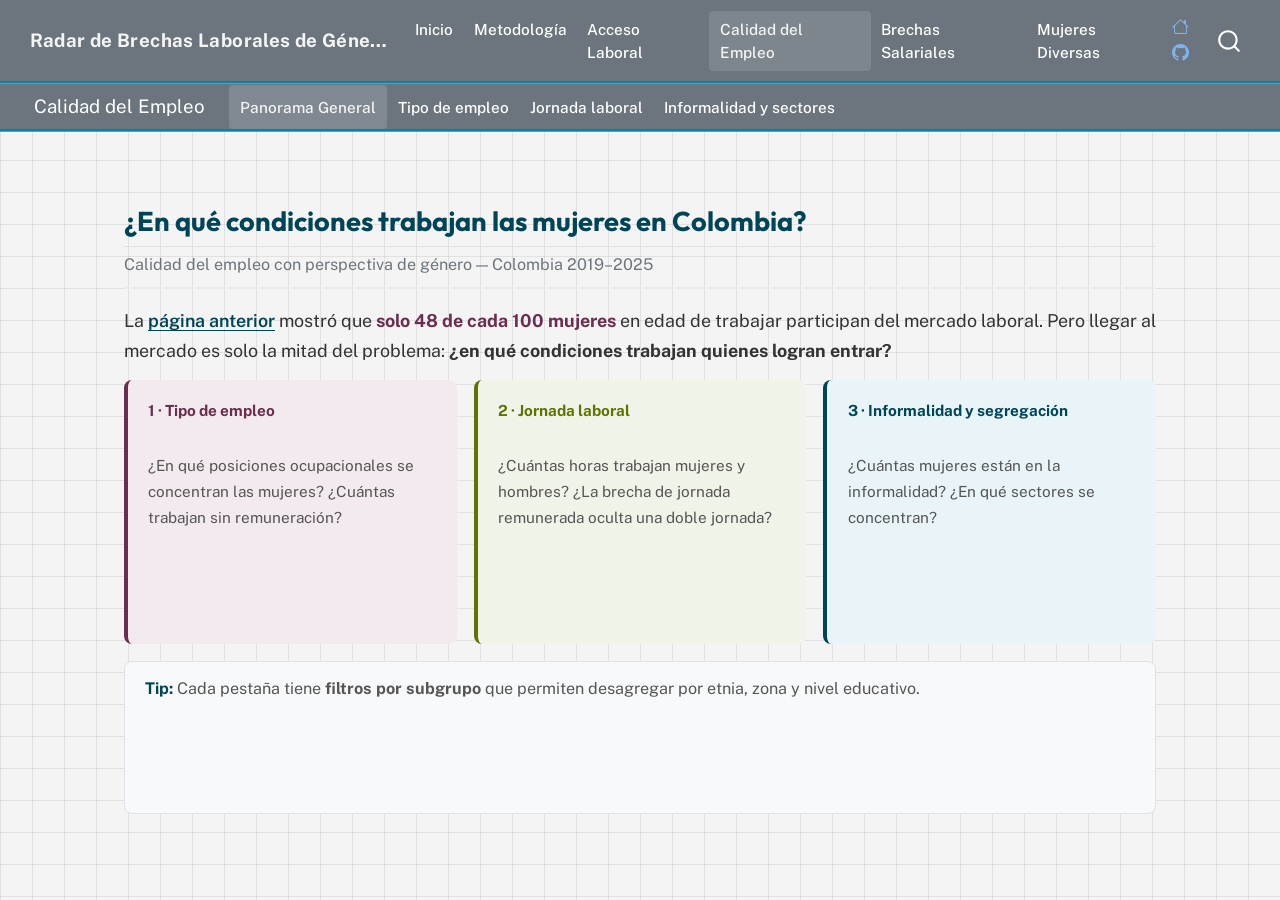
<file: p2_calidad.html>
<!DOCTYPE html>
<html xmlns="http://www.w3.org/1999/xhtml" lang="en" xml:lang="en"><head>

<meta charset="utf-8">
<meta name="generator" content="quarto-1.9.36">

<meta name="viewport" content="width=device-width, initial-scale=1.0, user-scalable=yes">


<title>Calidad del Empleo – Radar de Brechas Laborales de Género</title>
<style>
/* Default styles provided by pandoc.
** See https://pandoc.org/MANUAL.html#variables-for-html for config info.
*/
code{white-space: pre-wrap;}
span.smallcaps{font-variant: small-caps;}
div.columns{display: flex; gap: min(4vw, 1.5em);}
div.column{flex: auto; overflow-x: auto;}
div.hanging-indent{margin-left: 1.5em; text-indent: -1.5em;}
ul.task-list{list-style: none;}
ul.task-list li input[type="checkbox"] {
  width: 0.8em;
  margin: 0 0.8em 0.2em -1em; /* quarto-specific, see https://github.com/quarto-dev/quarto-cli/issues/4556 */ 
  vertical-align: middle;
}
</style>


<script src="site_libs/quarto-nav/quarto-nav.js"></script>
<script src="site_libs/quarto-nav/headroom.min.js"></script>
<script src="site_libs/clipboard/clipboard.min.js"></script>
<script src="site_libs/quarto-search/autocomplete.umd.js"></script>
<script src="site_libs/quarto-search/fuse.min.js"></script>
<script src="site_libs/quarto-search/quarto-search.js"></script>
<meta name="quarto:offset" content="./">
<script src="site_libs/quarto-html/quarto.js" type="module"></script>
<script src="site_libs/quarto-html/tabsets/tabsets.js" type="module"></script>
<script src="site_libs/quarto-html/popper.min.js"></script>
<script src="site_libs/quarto-html/tippy.umd.min.js"></script>
<script src="site_libs/quarto-html/anchor.min.js"></script>
<link href="site_libs/quarto-html/tippy.css" rel="stylesheet">
<link href="site_libs/quarto-html/quarto-syntax-highlighting-845c23b38eaddc0f92fda52bfe77a8c8.css" rel="stylesheet" class="quarto-color-scheme" id="quarto-text-highlighting-styles">
<link href="site_libs/quarto-html/quarto-syntax-highlighting-dark-f418161beb48e0141c760e455f12af2c.css" rel="stylesheet" class="quarto-color-scheme quarto-color-alternate" id="quarto-text-highlighting-styles">
<link href="site_libs/quarto-html/quarto-syntax-highlighting-845c23b38eaddc0f92fda52bfe77a8c8.css" rel="stylesheet" class="quarto-color-scheme-extra" id="quarto-text-highlighting-styles">
<script src="site_libs/bootstrap/bootstrap.min.js"></script>
<link href="site_libs/bootstrap/bootstrap-icons.css" rel="stylesheet">
<link href="site_libs/bootstrap/bootstrap-b406689d3af1c8aac48d8b9ceec5186b.min.css" rel="stylesheet" append-hash="true" class="quarto-color-scheme" id="quarto-bootstrap" data-mode="light">
<link href="site_libs/bootstrap/bootstrap-dark-b406689d3af1c8aac48d8b9ceec5186b.min.css" rel="stylesheet" append-hash="true" class="quarto-color-scheme quarto-color-alternate" id="quarto-bootstrap" data-mode="light">
<link href="site_libs/bootstrap/bootstrap-b406689d3af1c8aac48d8b9ceec5186b.min.css" rel="stylesheet" append-hash="true" class="quarto-color-scheme-extra" id="quarto-bootstrap" data-mode="light">
<script src="site_libs/quarto-dashboard/quarto-dashboard.js"></script>
<script src="site_libs/quarto-dashboard/stickythead.js"></script>



<script src="site_libs/quarto-dashboard/web-components.js" type="module"></script>
<script src="site_libs/quarto-dashboard/components.js"></script>

<script id="quarto-search-options" type="application/json">{
  "location": "navbar",
  "copy-button": false,
  "collapse-after": 3,
  "panel-placement": "end",
  "type": "overlay",
  "limit": 50,
  "keyboard-shortcut": [
    "f",
    "/",
    "s"
  ],
  "show-item-context": false,
  "language": {
    "search-no-results-text": "No results",
    "search-matching-documents-text": "matching documents",
    "search-copy-link-title": "Copy link to search",
    "search-hide-matches-text": "Hide additional matches",
    "search-more-match-text": "more match in this document",
    "search-more-matches-text": "more matches in this document",
    "search-clear-button-title": "Clear",
    "search-text-placeholder": "",
    "search-detached-cancel-button-title": "Cancel",
    "search-submit-button-title": "Submit",
    "search-label": "Search"
  }
}</script>
<script src="site_libs/jquery-3.5.1/jquery.min.js"></script>

<link href="site_libs/selectize-0.12.4/css/selectize.bootstrap3.css" rel="stylesheet">

<script src="site_libs/selectize-0.12.4/js/selectize.min.js"></script>

<link href="site_libs/crosstalk-1.2.2/css/crosstalk.min.css" rel="stylesheet">

<script src="site_libs/crosstalk-1.2.2/js/crosstalk.min.js"></script>

<link href="site_libs/htmltools-fill-0.5.9/fill.css" rel="stylesheet">

<script src="site_libs/htmlwidgets-1.6.4/htmlwidgets.js"></script>

<script src="site_libs/plotly-binding-4.12.0/plotly.js"></script>

<script src="site_libs/typedarray-0.1/typedarray.min.js"></script>

<link href="site_libs/plotly-htmlwidgets-css-2.25.2/plotly-htmlwidgets.css" rel="stylesheet">

<script src="site_libs/plotly-main-2.25.2/plotly-latest.min.js"></script>



<link rel="stylesheet" href="styles/equilab.css">
</head>

<body class="quarto-dashboard nav-fixed fullcontent quarto-light">


<div id="quarto-search-results"></div>
  <header id="quarto-header" class="headroom fixed-top">
    <nav class="navbar navbar-expand-lg " data-bs-theme="dark">
      <div class="navbar-container container-fluid">
      <div class="navbar-brand-container mx-auto">
    <a class="navbar-brand" href="./index.html">
    <span class="navbar-title">Radar de Brechas Laborales de Género</span>
    </a>
  </div>
            <div id="quarto-search" class="" title="Search"></div>
          <button class="navbar-toggler" type="button" data-bs-toggle="collapse" data-bs-target="#navbarCollapse" aria-controls="navbarCollapse" role="menu" aria-expanded="false" aria-label="Toggle navigation" onclick="if (window.quartoToggleHeadroom) { window.quartoToggleHeadroom(); }">
  <span class="navbar-toggler-icon"></span>
</button>
          <div class="collapse navbar-collapse" id="navbarCollapse">
            <ul class="navbar-nav navbar-nav-scroll me-auto">
  <li class="nav-item">
    <a class="nav-link" href="./index.html"> 
<span class="menu-text">Inicio</span></a>
  </li>  
  <li class="nav-item">
    <a class="nav-link" href="./metodologia.html"> 
<span class="menu-text">Metodología</span></a>
  </li>  
  <li class="nav-item">
    <a class="nav-link" href="./p1_acceso.html"> 
<span class="menu-text">Acceso Laboral</span></a>
  </li>  
  <li class="nav-item">
    <a class="nav-link active" href="./p2_calidad.html" aria-current="page"> 
<span class="menu-text">Calidad del Empleo</span></a>
  </li>  
  <li class="nav-item">
    <a class="nav-link" href="./p3_salariales.html"> 
<span class="menu-text">Brechas Salariales</span></a>
  </li>  
  <li class="nav-item">
    <a class="nav-link" href="./p4_mujeres_diversas.html"> 
<span class="menu-text">Mujeres Diversas</span></a>
  </li>  
</ul>
          <div class="quarto-dashboard-links"><a class="quarto-dashboard-link" href="index.qmd"><i class="bi bi-house"></i></a><a class="quarto-dashboard-link" href="https://github.com/equilab-ean/equilab-dat4ccion-2026"><i class="bi bi-github"></i></a></div></div> <!-- /navcollapse -->
            <div class="quarto-navbar-tools">
</div>
      </div> <!-- /container-fluid -->
    </nav>
<header id="quarto-dashboard-header">
<nav class="navbar navbar-expand-md slim" data-bs-theme="dark">
  <div class="navbar-container container-fluid">
    <button class="navbar-toggler" type="button" data-bs-toggle="collapse" data-bs-target="#dashboard-collapse" aria-controls="dashboard-collapse" aria-expanded="false" aria-label="Toggle navigation">
      <span class="navbar-toggler-icon"></span>
    </button>    


    <div class="navbar-brand-container">


      <div class="navbar-title">
        <div class="navbar-title-text"><a href="#">Calidad del Empleo</a></div>
        
        
      </div>
    </div>
<div id="dashboard-collapse" class="navbar-collapse collapse"><ul class="navbar-nav navbar-nav-scroll me-auto" role="tablist"><li class="nav-item" role="presentation"><a id="tab-panorama-general" class="nav-link active" data-bs-toggle="tab" role="tab" data-bs-target="#panorama-general" data-scrolling="true" href="#panorama-general" aria-controls="panorama-general" aria-selected="true"><span class="nav-link-text">Panorama General</span></a></li><li class="nav-item" role="presentation"><a id="tab-tipo-de-empleo" class="nav-link" data-bs-toggle="tab" role="tab" data-bs-target="#tipo-de-empleo" data-scrolling="true" href="#tipo-de-empleo" aria-controls="tipo-de-empleo" aria-selected="false"><span class="nav-link-text">Tipo de empleo</span></a></li><li class="nav-item" role="presentation"><a id="tab-jornada-laboral" class="nav-link" data-bs-toggle="tab" role="tab" data-bs-target="#jornada-laboral" data-scrolling="true" href="#jornada-laboral" aria-controls="jornada-laboral" aria-selected="false"><span class="nav-link-text">Jornada laboral</span></a></li><li class="nav-item" role="presentation"><a id="tab-informalidad-y-sectores" class="nav-link" data-bs-toggle="tab" role="tab" data-bs-target="#informalidad-y-sectores" data-scrolling="true" href="#informalidad-y-sectores" aria-controls="informalidad-y-sectores" aria-selected="false"><span class="nav-link-text">Informalidad y sectores</span></a></li></ul></div></div>
</nav>
</header></header>
<!-- content -->
<div id="quarto-content" class="quarto-container page-layout-custom page-navbar quarto-dashboard-content bslib-gap-spacing html-fill-container dashboard-scrolling quarto-dashboard-pages">
<!-- sidebar -->
<!-- margin-sidebar -->
<!-- main -->

<div class="bslib-grid-item html-fill-item tab-content bslib-grid" data-layout="flow" style="display: grid; grid-template-rows: minmax(3em, 1fr); grid-auto-columns: minmax(0, 1fr);">
<div id="panorama-general" class="dashboard-page tab-pane show active html-fill-item html-fill-container" data-orientation="rows" aria-labelledby="tab-panorama-general">
<div class="html-fill-item html-fill-container bslib-grid" style="display: grid; grid-template-rows: minmax(3em, 100fr); grid-auto-columns: minmax(0, 1fr);">
<div class="html-fill-item html-fill-container bslib-grid" style="display: grid; grid-template-columns: minmax(3em, 1fr);
grid-auto-rows: minmax(0, 1fr);">

<div style="max-width: 1100px; margin: 0 auto; padding: 0.3rem 2rem; line-height: 1.7;" class="html-fill-item html-fill-container">

  <h2 style="color: #004457; font-size: 1.6rem; margin-bottom: 0.2rem; font-weight: 700;">
    ¿En qué condiciones trabajan las mujeres en Colombia?
  </h2>
  <p style="color: #6c757d; font-size: 0.95rem; margin-bottom: 1rem; border-bottom: 2px solid #e9ecef; padding-bottom: 0.5rem;">
    Calidad del empleo con perspectiva de género — Colombia 2019–2025
  </p>

  <p style="font-size: 1.05rem; color: #333; margin-bottom: 0.8rem;">
    La <a href="./p1_acceso.html" style="color: #004457; font-weight: 600;">página anterior</a>
    mostró que <strong style="color: #6b2d50;">solo 48 de cada 100 mujeres</strong> en edad de
    trabajar participan del mercado laboral. Pero llegar al mercado es solo la mitad del
    problema: <strong>¿en qué condiciones trabajan quienes logran entrar?</strong>
  </p>

  <div style="display: grid; grid-template-columns: repeat(3, 1fr); gap: 1rem; margin-bottom: 1rem;" class="html-fill-item html-fill-container">

    <div style="background: #f3eaef; border-radius: 8px; padding: 1rem 1.2rem; border-left: 4px solid #6b2d50;" class="html-fill-item html-fill-container">
      <strong style="color: #6b2d50; font-size: 0.9rem;">1 · Tipo de empleo</strong><br>
      <span style="font-size: 0.9rem; color: #555;">¿En qué posiciones ocupacionales se concentran las mujeres? ¿Cuántas trabajan sin remuneración?</span>
    </div>

    <div style="background: #f0f4e8; border-radius: 8px; padding: 1rem 1.2rem; border-left: 4px solid #5f7300;" class="html-fill-item html-fill-container">
      <strong style="color: #5f7300; font-size: 0.9rem;">2 · Jornada laboral</strong><br>
      <span style="font-size: 0.9rem; color: #555;">¿Cuántas horas trabajan mujeres y hombres? ¿La brecha de jornada remunerada oculta una doble jornada?</span>
    </div>

    <div style="background: #e8f4f8; border-radius: 8px; padding: 1rem 1.2rem; border-left: 4px solid #004457;" class="html-fill-item html-fill-container">
      <strong style="color: #004457; font-size: 0.9rem;">3 · Informalidad y segregación</strong><br>
      <span style="font-size: 0.9rem; color: #555;">¿Cuántas mujeres están en la informalidad? ¿En qué sectores se concentran?</span>
    </div>

  </div>

  <div style="background: #f8f9fa; border-radius: 8px; padding: 0.8rem 1.2rem; border: 1px solid #dee2e6;" class="html-fill-item html-fill-container">
    <p style="margin: 0; font-size: 0.95rem; color: #555;">
      <strong style="color: #004457;">Tip:</strong> Cada pestaña tiene <strong>filtros por subgrupo</strong>
      que permiten desagregar por etnia, zona y nivel educativo.
    </p>
  </div>

</div>

</div>
</div>
</div>
<div id="tipo-de-empleo" class="dashboard-page tab-pane grid-skip html-fill-item html-fill-container" data-orientation="rows" aria-labelledby="tab-tipo-de-empleo">
<div class="html-fill-item html-fill-container bslib-grid" style="display: grid; grid-template-rows: 150px minmax(3em, 1fr) minmax(3em, 1fr); grid-auto-columns: minmax(0, 1fr);">
<div class="html-fill-item html-fill-container bslib-grid" style="display: grid; grid-template-columns: minmax(3em, 1fr) minmax(3em, 1fr) minmax(3em, 1fr);
grid-auto-rows: minmax(0, 1fr);">
<div class="card valuebox cell html-fill-item html-fill-container bslib-card bslib-value-box showcase-left-center" data-bslib-card-init="" data-require-bs-caller="card()" style=" background: #6b2d50;">
<div class="card-body html-fill-item html-fill-container">
<div data-icon="house-heart-fill" class="html-fill-item html-fill-container value-box-grid">
<div class="value-box-showcase html-fill-item html-fill-container">

<i class="bi bi-house-heart-fill"></i></div>
<div class="value-box-area">
<p class="value-box-title">
Mujeres en empleo doméstico — 2025
</p>
<p class="value-box-value">
90.7%
</p>
</div>
</div>
</div>
<script data-bslib-card-init="">bslib.Card.initializeAllCards();</script></div><div class="card valuebox cell html-fill-item html-fill-container bslib-card bslib-value-box showcase-left-center" data-bslib-card-init="" data-require-bs-caller="card()" style=" background: #6b2d50;">
<div class="card-body html-fill-item html-fill-container">
<div data-icon="briefcase-fill" class="html-fill-item html-fill-container value-box-grid">
<div class="value-box-showcase html-fill-item html-fill-container">

<i class="bi bi-briefcase-fill"></i></div>
<div class="value-box-area">
<p class="value-box-title">
Mujeres en cuenta propia — 2025
</p>
<p class="value-box-value">
30.1%
</p>
</div>
</div>
</div>
<script data-bslib-card-init="">bslib.Card.initializeAllCards();</script></div><div class="card valuebox cell html-fill-item html-fill-container bslib-card bslib-value-box showcase-left-center" data-bslib-card-init="" data-require-bs-caller="card()" style=" background: #004457;">
<div class="card-body html-fill-item html-fill-container">
<div data-icon="person-x-fill" class="html-fill-item html-fill-container value-box-grid">
<div class="value-box-showcase html-fill-item html-fill-container">

<i class="bi bi-person-x-fill"></i></div>
<div class="value-box-area">
<p class="value-box-title">
Mujeres sin remuneración familiar — 2025
</p>
<p class="value-box-value">
44.7%
</p>
</div>
</div>
</div>
<script data-bslib-card-init="">bslib.Card.initializeAllCards();</script></div>
</div>
<div class="html-fill-item html-fill-container bslib-grid" style="display: grid; grid-template-columns: minmax(3em, 20fr) minmax(3em, 80fr);
grid-auto-rows: minmax(0, 1fr);">
<div class="html-fill-item html-fill-container bslib-grid" style="display: grid; grid-template-rows: minmax(3em, 1fr); grid-auto-columns: minmax(0, 1fr);">
<div class="card cell html-fill-item html-fill-container bslib-card" data-bslib-card-init="" data-require-bs-caller="card()" data-full-screen="false">
<div class="card-body html-fill-item html-fill-container">
<div class="cell-output-display html-fill-item html-fill-container no-overflow-x">
<div style="padding: 10px;" class="html-fill-item html-fill-container">
<p style="font-size: 14px; color: #0f3460; margin-bottom: 4px;">
<b>Explora por subgrupo</b>
</p>
<p style="font-size: 11px; color: #6c757d; margin-bottom: 14px;">Selecciona una categoría para ver cómo cambian las brechas. Por defecto se muestra el total nacional.</p>
<div id="f_etnia_tab1" class="form-group crosstalk-input-select crosstalk-input html-fill-item html-fill-container">
<label class="control-label" for="f_etnia_tab1">Pertenencia étnica:</label>
<div class="html-fill-item html-fill-container">
<select></select>
<script type="application/json" data-for="f_etnia_tab1">{
  "items": {
    "value": ["Grupo étnico", "Ninguno", "Sin grupo étnico"],
    "label": ["Grupo étnico", "Ninguno", "Sin grupo étnico"]
  },
  "map": {
    "Grupo étnico": ["17", "19", "21", "23", "25", "27", "29", "31", "33", "35", "37", "39", "41", "44", "46", "127", "128", "131", "132", "135", "136", "139", "142", "143", "146", "147", "150", "151", "154", "155", "158", "159", "162", "163", "166", "167", "170", "171", "174", "179", "180", "183", "184", "187", "188", "192", "193", "197", "198", "201", "205", "206", "210", "211", "215", "216", "220", "221", "225", "226", "230", "231", "235", "239", "242", "247", "248", "252", "253", "349", "350", "351", "352", "359", "360", "361", "362", "369", "370", "371", "376", "382", "383", "384", "385", "392", "393", "394", "401", "402", "403", "404", "411", "412", "413", "419", "420", "421", "427", "428", "429", "436", "437", "443", "444", "449", "458", "459", "460", "461", "468", "469", "470"],
    "Ninguno": ["1", "2", "3", "4", "5", "6", "7", "8", "9", "10", "11", "12", "13", "14", "15", "16", "48", "49", "50", "51", "52", "53", "54", "55", "56", "57", "58", "59", "60", "61", "62", "63", "64", "65", "66", "67", "68", "69", "70", "71", "72", "73", "74", "75", "76", "77", "78", "79", "80", "81", "82", "83", "84", "85", "86", "87", "88", "89", "90", "91", "92", "93", "94", "95", "96", "97", "98", "99", "100", "101", "102", "103", "104", "105", "106", "107", "108", "109", "110", "111", "112", "113", "114", "115", "116", "117", "118", "119", "120", "121", "122", "123", "124", "125", "126", "257", "258", "259", "260", "261", "262", "263", "264", "265", "266", "267", "268", "269", "270", "271", "272", "273", "274", "275", "276", "277", "278", "279", "280", "281", "282", "283", "284", "285", "286", "287", "288", "289", "290", "291", "292", "293", "294", "295", "296", "297", "298", "299", "300", "301", "302", "303", "304", "305", "306", "307", "308", "309", "310", "311", "312", "313", "314", "315", "316", "317", "318", "319", "320", "321", "322", "323", "324", "325", "326", "327", "328", "329", "330", "331", "332", "333", "334", "335", "336", "337", "338", "339", "340", "341", "342", "343", "344", "345", "346", "347", "348"],
    "Sin grupo étnico": ["18", "20", "22", "24", "26", "28", "30", "32", "34", "36", "38", "40", "42", "43", "45", "47", "129", "130", "133", "134", "137", "138", "140", "141", "144", "145", "148", "149", "152", "153", "156", "157", "160", "161", "164", "165", "168", "169", "172", "173", "175", "176", "177", "178", "181", "182", "185", "186", "189", "190", "191", "194", "195", "196", "199", "200", "202", "203", "204", "207", "208", "209", "212", "213", "214", "217", "218", "219", "222", "223", "224", "227", "228", "229", "232", "233", "234", "236", "237", "238", "240", "241", "243", "244", "245", "246", "249", "250", "251", "254", "255", "256", "353", "354", "355", "356", "357", "358", "363", "364", "365", "366", "367", "368", "372", "373", "374", "375", "377", "378", "379", "380", "381", "386", "387", "388", "389", "390", "391", "395", "396", "397", "398", "399", "400", "405", "406", "407", "408", "409", "410", "414", "415", "416", "417", "418", "422", "423", "424", "425", "426", "430", "431", "432", "433", "434", "435", "438", "439", "440", "441", "442", "445", "446", "447", "448", "450", "451", "452", "453", "454", "455", "456", "457", "462", "463", "464", "465", "466", "467", "471", "472", "473", "474", "475"]
  },
  "group": ["SharedDatad9875465"]
}</script>
</div>
</div>
<div style="margin-top: 10px;" class="html-fill-item html-fill-container">
<div id="f_zona_tab1" class="form-group crosstalk-input-select crosstalk-input html-fill-item html-fill-container">
<label class="control-label" for="f_zona_tab1">Zona:</label>
<div class="html-fill-item html-fill-container">
<select></select>
<script type="application/json" data-for="f_zona_tab1">{
  "items": {
    "value": ["Cabecera", "Ninguno", "Resto rural"],
    "label": ["Cabecera", "Ninguno", "Resto rural"]
  },
  "map": {
    "Cabecera": ["48", "50", "52", "54", "56", "58", "60", "62", "64", "66", "68", "70", "72", "74", "76", "78", "127", "129", "131", "133", "135", "137", "139", "140", "142", "144", "146", "148", "150", "152", "154", "156", "158", "160", "162", "164", "166", "168", "170", "172", "174", "175", "177", "179", "181", "183", "185", "257", "258", "259", "263", "264", "265", "269", "270", "271", "275", "276", "277", "280", "281", "282", "286", "287", "288", "292", "293", "294", "298", "299", "300", "304", "305", "306", "310", "311", "312", "316", "317", "318", "322", "323", "324", "328", "329", "330", "333", "334", "337", "338", "339", "343", "344", "345", "349", "350", "353", "354", "355", "359", "360", "363", "364", "365", "369", "370", "372", "373", "376", "377", "378", "379", "382", "383", "386", "387", "388", "392", "393", "395", "396", "397", "401", "402", "405", "406", "407", "411", "414", "415", "416", "419", "422", "423", "427", "428", "430", "431", "432", "436", "438", "439", "440", "443", "445", "446", "449", "450", "451", "454", "455", "458", "459", "462", "463", "464", "468", "471", "472", "473"],
    "Ninguno": ["1", "2", "3", "4", "5", "6", "7", "8", "9", "10", "11", "12", "13", "14", "15", "16", "17", "18", "19", "20", "21", "22", "23", "24", "25", "26", "27", "28", "29", "30", "31", "32", "33", "34", "35", "36", "37", "38", "39", "40", "41", "42", "43", "44", "45", "46", "47", "80", "81", "82", "83", "84", "85", "86", "87", "88", "89", "90", "91", "92", "93", "94", "95", "96", "97", "98", "99", "100", "101", "102", "103", "104", "105", "106", "107", "108", "109", "110", "111", "112", "113", "114", "115", "116", "117", "118", "119", "120", "121", "122", "123", "124", "125", "126", "187", "188", "189", "190", "191", "192", "193", "194", "195", "196", "197", "198", "199", "200", "201", "202", "203", "204", "205", "206", "207", "208", "209", "210", "211", "212", "213", "214", "215", "216", "217", "218", "219", "220", "221", "222", "223", "224", "225", "226", "227", "228", "229", "230", "231", "232", "233", "234", "235", "236", "237", "238", "239", "240", "241", "242", "243", "244", "245", "246", "247", "248", "249", "250", "251", "252", "253", "254", "255", "256"],
    "Resto rural": ["49", "51", "53", "55", "57", "59", "61", "63", "65", "67", "69", "71", "73", "75", "77", "79", "128", "130", "132", "134", "136", "138", "141", "143", "145", "147", "149", "151", "153", "155", "157", "159", "161", "163", "165", "167", "169", "171", "173", "176", "178", "180", "182", "184", "186", "260", "261", "262", "266", "267", "268", "272", "273", "274", "278", "279", "283", "284", "285", "289", "290", "291", "295", "296", "297", "301", "302", "303", "307", "308", "309", "313", "314", "315", "319", "320", "321", "325", "326", "327", "331", "332", "335", "336", "340", "341", "342", "346", "347", "348", "351", "352", "356", "357", "358", "361", "362", "366", "367", "368", "371", "374", "375", "380", "381", "384", "385", "389", "390", "391", "394", "398", "399", "400", "403", "404", "408", "409", "410", "412", "413", "417", "418", "420", "421", "424", "425", "426", "429", "433", "434", "435", "437", "441", "442", "444", "447", "448", "452", "453", "456", "457", "460", "461", "465", "466", "467", "469", "470", "474", "475"]
  },
  "group": ["SharedDatad9875465"]
}</script>
</div>
</div>
</div>
<div style="margin-top: 10px;" class="html-fill-item html-fill-container">
<div id="f_edu_tab1" class="form-group crosstalk-input-select crosstalk-input html-fill-item html-fill-container">
<label class="control-label" for="f_edu_tab1">Nivel educativo:</label>
<div class="html-fill-item html-fill-container">
<select></select>
<script type="application/json" data-for="f_edu_tab1">{
  "items": {
    "value": ["Básica y media", "Ninguno", "Sin educación formal", "Superior"],
    "label": ["Básica y media", "Ninguno", "Sin educación formal", "Superior"]
  },
  "map": {
    "Básica y media": ["80", "83", "86", "89", "92", "95", "98", "101", "104", "107", "110", "113", "116", "119", "121", "124", "187", "189", "192", "194", "197", "199", "202", "205", "207", "210", "212", "215", "217", "220", "222", "225", "227", "230", "232", "236", "240", "243", "245", "247", "249", "252", "254", "257", "260", "263", "266", "269", "272", "275", "278", "280", "283", "286", "289", "292", "295", "298", "301", "304", "307", "310", "313", "316", "319", "322", "325", "328", "331", "333", "335", "337", "340", "343", "346", "349", "351", "353", "356", "359", "361", "363", "366", "369", "372", "374", "377", "380", "382", "384", "386", "389", "392", "395", "398", "401", "403", "405", "408", "412", "414", "417", "420", "422", "424", "427", "430", "433", "438", "441", "445", "447", "450", "452", "454", "456", "458", "460", "462", "465", "469", "471", "474"],
    "Ninguno": ["1", "2", "3", "4", "5", "6", "7", "8", "9", "10", "11", "12", "13", "14", "15", "16", "17", "18", "19", "20", "21", "22", "23", "24", "25", "26", "27", "28", "29", "30", "31", "32", "33", "34", "35", "36", "37", "38", "39", "40", "41", "42", "43", "44", "45", "46", "47", "48", "49", "50", "51", "52", "53", "54", "55", "56", "57", "58", "59", "60", "61", "62", "63", "64", "65", "66", "67", "68", "69", "70", "71", "72", "73", "74", "75", "76", "77", "78", "79", "127", "128", "129", "130", "131", "132", "133", "134", "135", "136", "137", "138", "139", "140", "141", "142", "143", "144", "145", "146", "147", "148", "149", "150", "151", "152", "153", "154", "155", "156", "157", "158", "159", "160", "161", "162", "163", "164", "165", "166", "167", "168", "169", "170", "171", "172", "173", "174", "175", "176", "177", "178", "179", "180", "181", "182", "183", "184", "185", "186"],
    "Sin educación formal": ["81", "84", "87", "90", "93", "96", "99", "102", "105", "108", "111", "114", "117", "122", "125", "188", "190", "193", "195", "198", "201", "203", "206", "208", "211", "213", "216", "218", "221", "223", "226", "228", "231", "233", "235", "237", "239", "242", "248", "250", "253", "255", "258", "261", "264", "267", "270", "273", "276", "281", "284", "287", "290", "293", "296", "299", "302", "305", "308", "311", "314", "317", "320", "323", "326", "329", "338", "341", "344", "347", "350", "352", "354", "357", "360", "362", "364", "367", "370", "371", "376", "378", "383", "385", "387", "390", "393", "394", "396", "399", "402", "404", "406", "409", "411", "413", "415", "419", "421", "425", "428", "429", "431", "434", "436", "437", "439", "443", "444", "449", "459", "461", "463", "466", "468", "470", "472"],
    "Superior": ["82", "85", "88", "91", "94", "97", "100", "103", "106", "109", "112", "115", "118", "120", "123", "126", "191", "196", "200", "204", "209", "214", "219", "224", "229", "234", "238", "241", "244", "246", "251", "256", "259", "262", "265", "268", "271", "274", "277", "279", "282", "285", "288", "291", "294", "297", "300", "303", "306", "309", "312", "315", "318", "321", "324", "327", "330", "332", "334", "336", "339", "342", "345", "348", "355", "358", "365", "368", "373", "375", "379", "381", "388", "391", "397", "400", "407", "410", "416", "418", "423", "426", "432", "435", "440", "442", "446", "448", "451", "453", "455", "457", "464", "467", "473", "475"]
  },
  "group": ["SharedDatad9875465"]
}</script>
</div>
</div>
</div>
</div>
</div>
</div>
<bslib-tooltip placement="auto" bsoptions="[]" data-require-bs-version="5" data-require-bs-caller="tooltip()">
    <template>Expand</template>
    <span class="bslib-full-screen-enter badge rounded-pill">
        <svg xmlns="http://www.w3.org/2000/svg" viewbox="0 0 24 24" style="height:1em;width:1em;" aria-hidden="true" role="img"><path d="M20 5C20 4.4 19.6 4 19 4H13C12.4 4 12 3.6 12 3C12 2.4 12.4 2 13 2H21C21.6 2 22 2.4 22 3V11C22 11.6 21.6 12 21 12C20.4 12 20 11.6 20 11V5ZM4 19C4 19.6 4.4 20 5 20H11C11.6 20 12 20.4 12 21C12 21.6 11.6 22 11 22H3C2.4 22 2 21.6 2 21V13C2 12.4 2.4 12 3 12C3.6 12 4 12.4 4 13V19Z"></path></svg>
    </span>
</bslib-tooltip><script data-bslib-card-init="">bslib.Card.initializeAllCards();</script></div>
</div><div class="html-fill-item html-fill-container bslib-grid" style="display: grid; grid-template-rows: minmax(3em, 1fr); grid-auto-columns: minmax(0, 1fr);">
<div class="card cell html-fill-item html-fill-container bslib-card" data-title="Composición por sexo según tipo de empleo — 2025" data-bslib-card-init="" data-require-bs-caller="card()" data-full-screen="false">
<div class="card-header"><div class="card-title"><span style="display: inline">
Composición por sexo según tipo de empleo — 2025
</span></div></div>
<div class="card-body html-fill-item html-fill-container">
<div class="cell-output-display html-fill-item html-fill-container">
<div class="plotly html-widget html-fill-item html-fill-container" id="htmlwidget-82a4fd20cf5b1fd978cd" style="width:100%;height:406px;"></div>
<script type="application/json" data-for="htmlwidget-82a4fd20cf5b1fd978cd">{"x":{"visdat":{"56381c00475b":["function () ","plotlyVisDat"]},"cur_data":"56381c00475b","attrs":{"56381c00475b":{"y":{},"x":{},"orientation":"h","text":{},"textposition":"inside","insidetextanchor":"middle","textfont":{"size":10,"color":"white","family":"Arial Bold"},"hovertemplate":{},"color":{},"colors":["#5f7300","#6b2d50"],"alpha_stroke":1,"sizes":[10,100],"spans":[1,20],"type":"bar"}},"layout":{"margin":{"b":50,"l":150,"t":40,"r":20},"barmode":"stack","bargap":0.25,"xaxis":{"domain":[0,1],"automargin":true,"title":"% de trabajadores","ticksuffix":"%","range":[0,115]},"yaxis":{"domain":[0,1],"automargin":true,"title":"","tickfont":{"size":9},"type":"category","categoryorder":"array","categoryarray":["Cuenta propia","Empleado gobierno","Empleado particular","Empleador","Empleo doméstico","Familiar sin remuneración","Jornalero / peón","Sin remuneración (otras emp.)"]},"legend":{"orientation":"h","x":0.5,"xanchor":"center","y":1.05},"plot_bgcolor":"white","paper_bgcolor":"white","annotations":[{"x":1,"y":-0.080000000000000002,"xref":"paper","yref":"paper","text":"Fuente: DANE, GEIH 2019–2025. Cálculos: EQUILAB — DAT4CCIÓN 2026.","showarrow":false,"xanchor":"right","font":{"size":8,"color":"gray50"}}],"dragmode":"zoom","hovermode":"closest","showlegend":true},"source":"A","config":{"modeBarButtonsToAdd":["hoverclosest","hovercompare"],"showSendToCloud":false},"data":[{"y":["Cuenta propia","Empleado gobierno","Empleado particular","Empleador","Empleo doméstico","Familiar sin remuneración","Jornalero / peón","Sin remuneración (otras emp.)","Cuenta propia","Cuenta propia","Empleado gobierno","Empleado gobierno","Empleado particular","Empleado particular","Empleador","Empleador","Empleo doméstico","Empleo doméstico","Familiar sin remuneración","Familiar sin remuneración","Jornalero / peón","Jornalero / peón","Sin remuneración (otras emp.)","Sin remuneración (otras emp.)","Cuenta propia","Cuenta propia","Empleado gobierno","Empleado gobierno","Empleado particular","Empleado particular","Empleador","Empleador","Empleo doméstico","Empleo doméstico","Familiar sin remuneración","Familiar sin remuneración","Jornalero / peón","Jornalero / peón","Sin remuneración (otras emp.)","Sin remuneración (otras emp.)","Cuenta propia","Cuenta propia","Cuenta propia","Empleado gobierno","Empleado gobierno","Empleado gobierno","Empleado particular","Empleado particular","Empleado particular","Empleador","Empleador","Empleador","Empleo doméstico","Empleo doméstico","Empleo doméstico","Familiar sin remuneración","Familiar sin remuneración","Familiar sin remuneración","Jornalero / peón","Jornalero / peón","Jornalero / peón","Sin remuneración (otras emp.)","Sin remuneración (otras emp.)","Sin remuneración (otras emp.)","Cuenta propia","Cuenta propia","Cuenta propia","Cuenta propia","Empleado gobierno","Empleado gobierno","Empleado gobierno","Empleado gobierno","Empleado particular","Empleado particular","Empleado particular","Empleado particular","Empleador","Empleador","Empleador","Empleador","Empleo doméstico","Empleo doméstico","Empleo doméstico","Empleo doméstico","Familiar sin remuneración","Familiar sin remuneración","Familiar sin remuneración","Familiar sin remuneración","Jornalero / peón","Jornalero / peón","Jornalero / peón","Sin remuneración (otras emp.)","Sin remuneración (otras emp.)","Sin remuneración (otras emp.)","Sin remuneración (otras emp.)","Cuenta propia","Cuenta propia","Cuenta propia","Cuenta propia","Cuenta propia","Empleado gobierno","Empleado gobierno","Empleado gobierno","Empleado gobierno","Empleado particular","Empleado particular","Empleado particular","Empleado particular","Empleado particular","Empleador","Empleador","Empleador","Empleador","Empleador","Empleo doméstico","Empleo doméstico","Empleo doméstico","Empleo doméstico","Empleo doméstico","Familiar sin remuneración","Familiar sin remuneración","Familiar sin remuneración","Familiar sin remuneración","Jornalero / peón","Jornalero / peón","Jornalero / peón","Sin remuneración (otras emp.)","Sin remuneración (otras emp.)","Sin remuneración (otras emp.)","Sin remuneración (otras emp.)","Sin remuneración (otras emp.)","Cuenta propia","Cuenta propia","Cuenta propia","Cuenta propia","Cuenta propia","Cuenta propia","Empleado gobierno","Empleado gobierno","Empleado gobierno","Empleado gobierno","Empleado gobierno","Empleado gobierno","Empleado particular","Empleado particular","Empleado particular","Empleado particular","Empleado particular","Empleado particular","Empleador","Empleador","Empleador","Empleador","Empleador","Empleador","Empleo doméstico","Empleo doméstico","Empleo doméstico","Empleo doméstico","Empleo doméstico","Empleo doméstico","Familiar sin remuneración","Familiar sin remuneración","Familiar sin remuneración","Familiar sin remuneración","Familiar sin remuneración","Familiar sin remuneración","Jornalero / peón","Jornalero / peón","Jornalero / peón","Jornalero / peón","Jornalero / peón","Sin remuneración (otras emp.)","Sin remuneración (otras emp.)","Sin remuneración (otras emp.)","Sin remuneración (otras emp.)","Sin remuneración (otras emp.)","Sin remuneración (otras emp.)","Cuenta propia","Cuenta propia","Cuenta propia","Cuenta propia","Cuenta propia","Cuenta propia","Cuenta propia","Cuenta propia","Cuenta propia","Cuenta propia","Empleado gobierno","Empleado gobierno","Empleado gobierno","Empleado gobierno","Empleado gobierno","Empleado gobierno","Empleado gobierno","Empleado particular","Empleado particular","Empleado particular","Empleado particular","Empleado particular","Empleado particular","Empleado particular","Empleado particular","Empleado particular","Empleado particular","Empleador","Empleador","Empleador","Empleador","Empleador","Empleador","Empleador","Empleador","Empleador","Empleador","Empleo doméstico","Empleo doméstico","Empleo doméstico","Empleo doméstico","Empleo doméstico","Empleo doméstico","Empleo doméstico","Empleo doméstico","Familiar sin remuneración","Familiar sin remuneración","Familiar sin remuneración","Familiar sin remuneración","Familiar sin remuneración","Familiar sin remuneración","Familiar sin remuneración","Jornalero / peón","Jornalero / peón","Jornalero / peón","Jornalero / peón","Jornalero / peón","Sin remuneración (otras emp.)","Sin remuneración (otras emp.)","Sin remuneración (otras emp.)","Sin remuneración (otras emp.)","Sin remuneración (otras emp.)","Sin remuneración (otras emp.)","Sin remuneración (otras emp.)","Sin remuneración (otras emp.)","Sin remuneración (otras emp.)","Sin remuneración (otras emp.)"],"x":[69.900000000000006,50.5,58.299999999999997,72.299999999999997,9.3000000000000007,55.299999999999997,46,92.5,79.5,69.400000000000006,97.299999999999997,50.399999999999999,82.099999999999994,58.100000000000001,81.400000000000006,72.099999999999994,20.100000000000001,8.9000000000000004,70.200000000000003,54.299999999999997,100,44.100000000000001,97,92,65.700000000000003,80.799999999999997,50.200000000000003,54.100000000000001,56.899999999999999,71.299999999999997,69.299999999999997,84.900000000000006,4.2999999999999998,30.5,42.600000000000001,73.200000000000003,48.899999999999999,40.200000000000003,90.700000000000003,93,74.299999999999997,79.099999999999994,55.100000000000001,68.400000000000006,89.799999999999997,47.299999999999997,66.200000000000003,81.799999999999997,48.5,78.599999999999994,80.5,62.600000000000001,9.0999999999999996,18.800000000000001,8.4000000000000004,55.799999999999997,71.400000000000006,48.299999999999997,49.100000000000001,100,37.100000000000001,92.299999999999997,96.799999999999997,85.599999999999994,76.599999999999994,81.400000000000006,65.400000000000006,80.799999999999997,96.5,100,50.200000000000003,54,78.5,87,56.799999999999997,70.700000000000003,77.5,83.599999999999994,69.200000000000003,85,3.7999999999999998,48.700000000000003,4.2999999999999998,29.199999999999999,50.299999999999997,76.799999999999997,42.399999999999999,72.700000000000003,100,46.200000000000003,40.200000000000003,96.900000000000006,97,90.200000000000003,92.599999999999994,80.099999999999994,79.5,74.299999999999997,69.099999999999994,55.100000000000001,100,97.099999999999994,68.400000000000006,47.299999999999997,76.099999999999994,82.5,66.200000000000003,73.599999999999994,48.5,85,81.200000000000003,78.599999999999994,69.400000000000006,62.600000000000001,56.799999999999997,19,9,13.800000000000001,8.4000000000000004,70.200000000000003,55.799999999999997,100,48.299999999999997,100,49.100000000000001,37.100000000000001,94.400000000000006,97,92.299999999999997,90.900000000000006,85.599999999999994,70.5,75.799999999999997,54.600000000000001,82.200000000000003,81.400000000000006,62.200000000000003,68.900000000000006,86.700000000000003,46.899999999999999,60.5,100,52.899999999999999,64.700000000000003,78.400000000000006,48.299999999999997,75.400000000000006,86.5,52.799999999999997,75.799999999999997,75.099999999999994,61.700000000000003,86.299999999999997,84.099999999999994,76.400000000000006,3.7999999999999998,3.7000000000000002,7.7000000000000002,30.399999999999999,46.399999999999999,14.5,43.100000000000001,57.600000000000001,39.399999999999999,73.400000000000006,76.799999999999997,69.700000000000003,47.299999999999997,100,45,51.399999999999999,12,90.700000000000003,95.299999999999997,83.200000000000003,92.799999999999997,97.200000000000003,86.799999999999997,83.299999999999997,76.400000000000006,77.700000000000003,81.5,70.5,66.099999999999994,54.600000000000001,82.200000000000003,74.299999999999997,62.200000000000003,100,96.099999999999994,100,68.900000000000006,46.899999999999999,60.5,52.899999999999999,72,79.099999999999994,100,86.700000000000003,64.700000000000003,72.099999999999994,48.299999999999997,75.299999999999997,81.200000000000003,52.799999999999997,100,76.799999999999997,80.200000000000003,83.799999999999997,75.799999999999997,62.700000000000003,61.700000000000003,86.299999999999997,100,76.400000000000006,3.8999999999999999,100,46.200000000000003,3.7999999999999998,7.7000000000000002,30.199999999999999,52.799999999999997,14.5,50.299999999999997,76.799999999999997,43.100000000000001,100,39.399999999999999,73.400000000000006,69.700000000000003,100,47.299999999999997,45,51.399999999999999,12,100,96.799999999999997,93.700000000000003,97.099999999999994,90.700000000000003,76.799999999999997,83.200000000000003,92.799999999999997,100,86.799999999999997],"orientation":"h","text":["70%","50%","58%","72%","9%","55%","46%","92%","80%","69%","97%","50%","82%","58%","81%","72%","20%","9%","70%","54%","100%","44%","97%","92%","66%","81%","50%","54%","57%","71%","69%","85%","4%","30%","43%","73%","49%","40%","91%","93%","74%","79%","55%","68%","90%","47%","66%","82%","48%","79%","80%","63%","9%","19%","8%","56%","71%","48%","49%","100%","37%","92%","97%","86%","77%","81%","65%","81%","96%","100%","50%","54%","78%","87%","57%","71%","78%","84%","69%","85%","4%","49%","4%","29%","50%","77%","42%","73%","100%","46%","40%","97%","97%","90%","93%","80%","80%","74%","69%","55%","100%","97%","68%","47%","76%","82%","66%","74%","48%","85%","81%","79%","69%","63%","57%","19%","9%","14%","8%","70%","56%","100%","48%","100%","49%","37%","94%","97%","92%","91%","86%","70%","76%","55%","82%","81%","62%","69%","87%","47%","60%","100%","53%","65%","78%","48%","75%","86%","53%","76%","75%","62%","86%","84%","76%","4%","4%","8%","30%","46%","14%","43%","58%","39%","73%","77%","70%","47%","100%","45%","51%","12%","91%","95%","83%","93%","97%","87%","83%","76%","78%","82%","70%","66%","55%","82%","74%","62%","100%","96%","100%","69%","47%","60%","53%","72%","79%","100%","87%","65%","72%","48%","75%","81%","53%","100%","77%","80%","84%","76%","63%","62%","86%","100%","76%","4%","100%","46%","4%","8%","30%","53%","14%","50%","77%","43%","100%","39%","73%","70%","100%","47%","45%","51%","12%","100%","97%","94%","97%","91%","77%","83%","93%","100%","87%"],"textposition":["inside","inside","inside","inside","inside","inside","inside","inside","inside","inside","inside","inside","inside","inside","inside","inside","inside","inside","inside","inside","inside","inside","inside","inside","inside","inside","inside","inside","inside","inside","inside","inside","inside","inside","inside","inside","inside","inside","inside","inside","inside","inside","inside","inside","inside","inside","inside","inside","inside","inside","inside","inside","inside","inside","inside","inside","inside","inside","inside","inside","inside","inside","inside","inside","inside","inside","inside","inside","inside","inside","inside","inside","inside","inside","inside","inside","inside","inside","inside","inside","inside","inside","inside","inside","inside","inside","inside","inside","inside","inside","inside","inside","inside","inside","inside","inside","inside","inside","inside","inside","inside","inside","inside","inside","inside","inside","inside","inside","inside","inside","inside","inside","inside","inside","inside","inside","inside","inside","inside","inside","inside","inside","inside","inside","inside","inside","inside","inside","inside","inside","inside","inside","inside","inside","inside","inside","inside","inside","inside","inside","inside","inside","inside","inside","inside","inside","inside","inside","inside","inside","inside","inside","inside","inside","inside","inside","inside","inside","inside","inside","inside","inside","inside","inside","inside","inside","inside","inside","inside","inside","inside","inside","inside","inside","inside","inside","inside","inside","inside","inside","inside","inside","inside","inside","inside","inside","inside","inside","inside","inside","inside","inside","inside","inside","inside","inside","inside","inside","inside","inside","inside","inside","inside","inside","inside","inside","inside","inside","inside","inside","inside","inside","inside","inside","inside","inside","inside","inside","inside","inside","inside","inside","inside","inside","inside","inside","inside","inside","inside","inside","inside","inside","inside","inside","inside","inside","inside","inside","inside","inside","inside","inside","inside","inside","inside"],"insidetextanchor":"middle","textfont":{"color":"white","size":10,"family":"Arial Bold"},"hovertemplate":["<b>Cuenta propia<\/b><br>Hombres: 69.9%<br>96.28 millones de personas<extra><\/extra>","<b>Empleado gobierno<\/b><br>Hombres: 50.5%<br>7.77 millones de personas<extra><\/extra>","<b>Empleado particular<\/b><br>Hombres: 58.3%<br>116.74 millones de personas<extra><\/extra>","<b>Empleador<\/b><br>Hombres: 72.3%<br>6.44 millones de personas<extra><\/extra>","<b>Empleo doméstico<\/b><br>Hombres: 9.3%<br>7.17 millones de personas<extra><\/extra>","<b>Familiar sin remuneración<\/b><br>Hombres: 55.3%<br>0.81 millones de personas<extra><\/extra>","<b>Jornalero / peón<\/b><br>Hombres: 46%<br>0.09 millones de personas<extra><\/extra>","<b>Sin remuneración (otras emp.)<\/b><br>Hombres: 92.5%<br>9.17 millones de personas<extra><\/extra>","<b>Cuenta propia<\/b><br>Hombres: 79.5%<br>4.58 millones de personas<extra><\/extra>","<b>Cuenta propia<\/b><br>Hombres: 69.4%<br>91.71 millones de personas<extra><\/extra>","<b>Empleado gobierno<\/b><br>Hombres: 97.3%<br>0.01 millones de personas<extra><\/extra>","<b>Empleado gobierno<\/b><br>Hombres: 50.4%<br>7.76 millones de personas<extra><\/extra>","<b>Empleado particular<\/b><br>Hombres: 82.1%<br>0.85 millones de personas<extra><\/extra>","<b>Empleado particular<\/b><br>Hombres: 58.1%<br>115.89 millones de personas<extra><\/extra>","<b>Empleador<\/b><br>Hombres: 81.4%<br>0.12 millones de personas<extra><\/extra>","<b>Empleador<\/b><br>Hombres: 72.1%<br>6.32 millones de personas<extra><\/extra>","<b>Empleo doméstico<\/b><br>Hombres: 20.1%<br>0.24 millones de personas<extra><\/extra>","<b>Empleo doméstico<\/b><br>Hombres: 8.9%<br>6.93 millones de personas<extra><\/extra>","<b>Familiar sin remuneración<\/b><br>Hombres: 70.2%<br>0.05 millones de personas<extra><\/extra>","<b>Familiar sin remuneración<\/b><br>Hombres: 54.3%<br>0.76 millones de personas<extra><\/extra>","<b>Jornalero / peón<\/b><br>Hombres: 100%<br>0 millones de personas<extra><\/extra>","<b>Jornalero / peón<\/b><br>Hombres: 44.1%<br>0.09 millones de personas<extra><\/extra>","<b>Sin remuneración (otras emp.)<\/b><br>Hombres: 97%<br>0.96 millones de personas<extra><\/extra>","<b>Sin remuneración (otras emp.)<\/b><br>Hombres: 92%<br>8.21 millones de personas<extra><\/extra>","<b>Cuenta propia<\/b><br>Hombres: 65.7%<br>69.83 millones de personas<extra><\/extra>","<b>Cuenta propia<\/b><br>Hombres: 80.8%<br>26.46 millones de personas<extra><\/extra>","<b>Empleado gobierno<\/b><br>Hombres: 50.2%<br>7.25 millones de personas<extra><\/extra>","<b>Empleado gobierno<\/b><br>Hombres: 54.1%<br>0.52 millones de personas<extra><\/extra>","<b>Empleado particular<\/b><br>Hombres: 56.9%<br>105.45 millones de personas<extra><\/extra>","<b>Empleado particular<\/b><br>Hombres: 71.3%<br>11.29 millones de personas<extra><\/extra>","<b>Empleador<\/b><br>Hombres: 69.3%<br>5.21 millones de personas<extra><\/extra>","<b>Empleador<\/b><br>Hombres: 84.9%<br>1.23 millones de personas<extra><\/extra>","<b>Empleo doméstico<\/b><br>Hombres: 4.3%<br>5.8 millones de personas<extra><\/extra>","<b>Empleo doméstico<\/b><br>Hombres: 30.5%<br>1.37 millones de personas<extra><\/extra>","<b>Familiar sin remuneración<\/b><br>Hombres: 42.6%<br>0.48 millones de personas<extra><\/extra>","<b>Familiar sin remuneración<\/b><br>Hombres: 73.2%<br>0.34 millones de personas<extra><\/extra>","<b>Jornalero / peón<\/b><br>Hombres: 48.9%<br>0.06 millones de personas<extra><\/extra>","<b>Jornalero / peón<\/b><br>Hombres: 40.2%<br>0.03 millones de personas<extra><\/extra>","<b>Sin remuneración (otras emp.)<\/b><br>Hombres: 90.7%<br>2.15 millones de personas<extra><\/extra>","<b>Sin remuneración (otras emp.)<\/b><br>Hombres: 93%<br>7.02 millones de personas<extra><\/extra>","<b>Cuenta propia<\/b><br>Hombres: 74.3%<br>68.22 millones de personas<extra><\/extra>","<b>Cuenta propia<\/b><br>Hombres: 79.1%<br>4.62 millones de personas<extra><\/extra>","<b>Cuenta propia<\/b><br>Hombres: 55.1%<br>23.45 millones de personas<extra><\/extra>","<b>Empleado gobierno<\/b><br>Hombres: 68.4%<br>1.15 millones de personas<extra><\/extra>","<b>Empleado gobierno<\/b><br>Hombres: 89.8%<br>0 millones de personas<extra><\/extra>","<b>Empleado gobierno<\/b><br>Hombres: 47.3%<br>6.61 millones de personas<extra><\/extra>","<b>Empleado particular<\/b><br>Hombres: 66.2%<br>62.96 millones de personas<extra><\/extra>","<b>Empleado particular<\/b><br>Hombres: 81.8%<br>0.86 millones de personas<extra><\/extra>","<b>Empleado particular<\/b><br>Hombres: 48.5%<br>52.91 millones de personas<extra><\/extra>","<b>Empleador<\/b><br>Hombres: 78.6%<br>3.76 millones de personas<extra><\/extra>","<b>Empleador<\/b><br>Hombres: 80.5%<br>0.12 millones de personas<extra><\/extra>","<b>Empleador<\/b><br>Hombres: 62.6%<br>2.56 millones de personas<extra><\/extra>","<b>Empleo doméstico<\/b><br>Hombres: 9.1%<br>6.09 millones de personas<extra><\/extra>","<b>Empleo doméstico<\/b><br>Hombres: 18.8%<br>0.25 millones de personas<extra><\/extra>","<b>Empleo doméstico<\/b><br>Hombres: 8.4%<br>0.83 millones de personas<extra><\/extra>","<b>Familiar sin remuneración<\/b><br>Hombres: 55.8%<br>0.59 millones de personas<extra><\/extra>","<b>Familiar sin remuneración<\/b><br>Hombres: 71.4%<br>0.06 millones de personas<extra><\/extra>","<b>Familiar sin remuneración<\/b><br>Hombres: 48.3%<br>0.17 millones de personas<extra><\/extra>","<b>Jornalero / peón<\/b><br>Hombres: 49.1%<br>0.05 millones de personas<extra><\/extra>","<b>Jornalero / peón<\/b><br>Hombres: 100%<br>0 millones de personas<extra><\/extra>","<b>Jornalero / peón<\/b><br>Hombres: 37.1%<br>0.04 millones de personas<extra><\/extra>","<b>Sin remuneración (otras emp.)<\/b><br>Hombres: 92.3%<br>7.81 millones de personas<extra><\/extra>","<b>Sin remuneración (otras emp.)<\/b><br>Hombres: 96.8%<br>0.98 millones de personas<extra><\/extra>","<b>Sin remuneración (otras emp.)<\/b><br>Hombres: 85.6%<br>0.38 millones de personas<extra><\/extra>","<b>Cuenta propia<\/b><br>Hombres: 76.6%<br>1.8 millones de personas<extra><\/extra>","<b>Cuenta propia<\/b><br>Hombres: 81.4%<br>2.77 millones de personas<extra><\/extra>","<b>Cuenta propia<\/b><br>Hombres: 65.4%<br>68.02 millones de personas<extra><\/extra>","<b>Cuenta propia<\/b><br>Hombres: 80.8%<br>23.68 millones de personas<extra><\/extra>","<b>Empleado gobierno<\/b><br>Hombres: 96.5%<br>0 millones de personas<extra><\/extra>","<b>Empleado gobierno<\/b><br>Hombres: 100%<br>0 millones de personas<extra><\/extra>","<b>Empleado gobierno<\/b><br>Hombres: 50.2%<br>7.24 millones de personas<extra><\/extra>","<b>Empleado gobierno<\/b><br>Hombres: 54%<br>0.52 millones de personas<extra><\/extra>","<b>Empleado particular<\/b><br>Hombres: 78.5%<br>0.49 millones de personas<extra><\/extra>","<b>Empleado particular<\/b><br>Hombres: 87%<br>0.36 millones de personas<extra><\/extra>","<b>Empleado particular<\/b><br>Hombres: 56.8%<br>104.96 millones de personas<extra><\/extra>","<b>Empleado particular<\/b><br>Hombres: 70.7%<br>10.93 millones de personas<extra><\/extra>","<b>Empleador<\/b><br>Hombres: 77.5%<br>0.04 millones de personas<extra><\/extra>","<b>Empleador<\/b><br>Hombres: 83.6%<br>0.07 millones de personas<extra><\/extra>","<b>Empleador<\/b><br>Hombres: 69.2%<br>5.16 millones de personas<extra><\/extra>","<b>Empleador<\/b><br>Hombres: 85%<br>1.16 millones de personas<extra><\/extra>","<b>Empleo doméstico<\/b><br>Hombres: 3.8%<br>0.16 millones de personas<extra><\/extra>","<b>Empleo doméstico<\/b><br>Hombres: 48.7%<br>0.09 millones de personas<extra><\/extra>","<b>Empleo doméstico<\/b><br>Hombres: 4.3%<br>5.64 millones de personas<extra><\/extra>","<b>Empleo doméstico<\/b><br>Hombres: 29.2%<br>1.28 millones de personas<extra><\/extra>","<b>Familiar sin remuneración<\/b><br>Hombres: 50.3%<br>0.01 millones de personas<extra><\/extra>","<b>Familiar sin remuneración<\/b><br>Hombres: 76.8%<br>0.04 millones de personas<extra><\/extra>","<b>Familiar sin remuneración<\/b><br>Hombres: 42.4%<br>0.46 millones de personas<extra><\/extra>","<b>Familiar sin remuneración<\/b><br>Hombres: 72.7%<br>0.3 millones de personas<extra><\/extra>","<b>Jornalero / peón<\/b><br>Hombres: 100%<br>0 millones de personas<extra><\/extra>","<b>Jornalero / peón<\/b><br>Hombres: 46.2%<br>0.06 millones de personas<extra><\/extra>","<b>Jornalero / peón<\/b><br>Hombres: 40.2%<br>0.03 millones de personas<extra><\/extra>","<b>Sin remuneración (otras emp.)<\/b><br>Hombres: 96.9%<br>0.18 millones de personas<extra><\/extra>","<b>Sin remuneración (otras emp.)<\/b><br>Hombres: 97%<br>0.78 millones de personas<extra><\/extra>","<b>Sin remuneración (otras emp.)<\/b><br>Hombres: 90.2%<br>1.97 millones de personas<extra><\/extra>","<b>Sin remuneración (otras emp.)<\/b><br>Hombres: 92.6%<br>6.24 millones de personas<extra><\/extra>","<b>Cuenta propia<\/b><br>Hombres: 80.1%<br>0.13 millones de personas<extra><\/extra>","<b>Cuenta propia<\/b><br>Hombres: 79.5%<br>4.45 millones de personas<extra><\/extra>","<b>Cuenta propia<\/b><br>Hombres: 74.3%<br>68.09 millones de personas<extra><\/extra>","<b>Cuenta propia<\/b><br>Hombres: 69.1%<br>0.17 millones de personas<extra><\/extra>","<b>Cuenta propia<\/b><br>Hombres: 55.1%<br>23.45 millones de personas<extra><\/extra>","<b>Empleado gobierno<\/b><br>Hombres: 100%<br>0 millones de personas<extra><\/extra>","<b>Empleado gobierno<\/b><br>Hombres: 97.1%<br>0 millones de personas<extra><\/extra>","<b>Empleado gobierno<\/b><br>Hombres: 68.4%<br>1.15 millones de personas<extra><\/extra>","<b>Empleado gobierno<\/b><br>Hombres: 47.3%<br>6.61 millones de personas<extra><\/extra>","<b>Empleado particular<\/b><br>Hombres: 76.1%<br>0.05 millones de personas<extra><\/extra>","<b>Empleado particular<\/b><br>Hombres: 82.5%<br>0.8 millones de personas<extra><\/extra>","<b>Empleado particular<\/b><br>Hombres: 66.2%<br>62.92 millones de personas<extra><\/extra>","<b>Empleado particular<\/b><br>Hombres: 73.6%<br>0.06 millones de personas<extra><\/extra>","<b>Empleado particular<\/b><br>Hombres: 48.5%<br>52.91 millones de personas<extra><\/extra>","<b>Empleador<\/b><br>Hombres: 85%<br>0.01 millones de personas<extra><\/extra>","<b>Empleador<\/b><br>Hombres: 81.2%<br>0.11 millones de personas<extra><\/extra>","<b>Empleador<\/b><br>Hombres: 78.6%<br>3.75 millones de personas<extra><\/extra>","<b>Empleador<\/b><br>Hombres: 69.4%<br>0.01 millones de personas<extra><\/extra>","<b>Empleador<\/b><br>Hombres: 62.6%<br>2.56 millones de personas<extra><\/extra>","<b>Empleo doméstico<\/b><br>Hombres: 56.8%<br>0.01 millones de personas<extra><\/extra>","<b>Empleo doméstico<\/b><br>Hombres: 19%<br>0.24 millones de personas<extra><\/extra>","<b>Empleo doméstico<\/b><br>Hombres: 9%<br>6.08 millones de personas<extra><\/extra>","<b>Empleo doméstico<\/b><br>Hombres: 13.8%<br>0.01 millones de personas<extra><\/extra>","<b>Empleo doméstico<\/b><br>Hombres: 8.4%<br>0.83 millones de personas<extra><\/extra>","<b>Familiar sin remuneración<\/b><br>Hombres: 70.2%<br>0.05 millones de personas<extra><\/extra>","<b>Familiar sin remuneración<\/b><br>Hombres: 55.8%<br>0.59 millones de personas<extra><\/extra>","<b>Familiar sin remuneración<\/b><br>Hombres: 100%<br>0 millones de personas<extra><\/extra>","<b>Familiar sin remuneración<\/b><br>Hombres: 48.3%<br>0.17 millones de personas<extra><\/extra>","<b>Jornalero / peón<\/b><br>Hombres: 100%<br>0 millones de personas<extra><\/extra>","<b>Jornalero / peón<\/b><br>Hombres: 49.1%<br>0.05 millones de personas<extra><\/extra>","<b>Jornalero / peón<\/b><br>Hombres: 37.1%<br>0.04 millones de personas<extra><\/extra>","<b>Sin remuneración (otras emp.)<\/b><br>Hombres: 94.4%<br>0.02 millones de personas<extra><\/extra>","<b>Sin remuneración (otras emp.)<\/b><br>Hombres: 97%<br>0.94 millones de personas<extra><\/extra>","<b>Sin remuneración (otras emp.)<\/b><br>Hombres: 92.3%<br>7.79 millones de personas<extra><\/extra>","<b>Sin remuneración (otras emp.)<\/b><br>Hombres: 90.9%<br>0.04 millones de personas<extra><\/extra>","<b>Sin remuneración (otras emp.)<\/b><br>Hombres: 85.6%<br>0.38 millones de personas<extra><\/extra>","<b>Cuenta propia<\/b><br>Hombres: 70.5%<br>46.24 millones de personas<extra><\/extra>","<b>Cuenta propia<\/b><br>Hombres: 75.8%<br>1.85 millones de personas<extra><\/extra>","<b>Cuenta propia<\/b><br>Hombres: 54.6%<br>21.74 millones de personas<extra><\/extra>","<b>Cuenta propia<\/b><br>Hombres: 82.2%<br>21.98 millones de personas<extra><\/extra>","<b>Cuenta propia<\/b><br>Hombres: 81.4%<br>2.76 millones de personas<extra><\/extra>","<b>Cuenta propia<\/b><br>Hombres: 62.2%<br>1.72 millones de personas<extra><\/extra>","<b>Empleado gobierno<\/b><br>Hombres: 68.9%<br>1.07 millones de personas<extra><\/extra>","<b>Empleado gobierno<\/b><br>Hombres: 86.7%<br>0 millones de personas<extra><\/extra>","<b>Empleado gobierno<\/b><br>Hombres: 46.9%<br>6.17 millones de personas<extra><\/extra>","<b>Empleado gobierno<\/b><br>Hombres: 60.5%<br>0.08 millones de personas<extra><\/extra>","<b>Empleado gobierno<\/b><br>Hombres: 100%<br>0 millones de personas<extra><\/extra>","<b>Empleado gobierno<\/b><br>Hombres: 52.9%<br>0.44 millones de personas<extra><\/extra>","<b>Empleado particular<\/b><br>Hombres: 64.7%<br>54.27 millones de personas<extra><\/extra>","<b>Empleado particular<\/b><br>Hombres: 78.4%<br>0.5 millones de personas<extra><\/extra>","<b>Empleado particular<\/b><br>Hombres: 48.3%<br>50.68 millones de personas<extra><\/extra>","<b>Empleado particular<\/b><br>Hombres: 75.4%<br>8.69 millones de personas<extra><\/extra>","<b>Empleado particular<\/b><br>Hombres: 86.5%<br>0.36 millones de personas<extra><\/extra>","<b>Empleado particular<\/b><br>Hombres: 52.8%<br>2.23 millones de personas<extra><\/extra>","<b>Empleador<\/b><br>Hombres: 75.8%<br>2.75 millones de personas<extra><\/extra>","<b>Empleador<\/b><br>Hombres: 75.1%<br>0.05 millones de personas<extra><\/extra>","<b>Empleador<\/b><br>Hombres: 61.7%<br>2.41 millones de personas<extra><\/extra>","<b>Empleador<\/b><br>Hombres: 86.3%<br>1.01 millones de personas<extra><\/extra>","<b>Empleador<\/b><br>Hombres: 84.1%<br>0.07 millones de personas<extra><\/extra>","<b>Empleador<\/b><br>Hombres: 76.4%<br>0.15 millones de personas<extra><\/extra>","<b>Empleo doméstico<\/b><br>Hombres: 3.8%<br>4.89 millones de personas<extra><\/extra>","<b>Empleo doméstico<\/b><br>Hombres: 3.7%<br>0.16 millones de personas<extra><\/extra>","<b>Empleo doméstico<\/b><br>Hombres: 7.7%<br>0.75 millones de personas<extra><\/extra>","<b>Empleo doméstico<\/b><br>Hombres: 30.4%<br>1.2 millones de personas<extra><\/extra>","<b>Empleo doméstico<\/b><br>Hombres: 46.4%<br>0.09 millones de personas<extra><\/extra>","<b>Empleo doméstico<\/b><br>Hombres: 14.5%<br>0.09 millones de personas<extra><\/extra>","<b>Familiar sin remuneración<\/b><br>Hombres: 43.1%<br>0.34 millones de personas<extra><\/extra>","<b>Familiar sin remuneración<\/b><br>Hombres: 57.6%<br>0.02 millones de personas<extra><\/extra>","<b>Familiar sin remuneración<\/b><br>Hombres: 39.4%<br>0.12 millones de personas<extra><\/extra>","<b>Familiar sin remuneración<\/b><br>Hombres: 73.4%<br>0.25 millones de personas<extra><\/extra>","<b>Familiar sin remuneración<\/b><br>Hombres: 76.8%<br>0.04 millones de personas<extra><\/extra>","<b>Familiar sin remuneración<\/b><br>Hombres: 69.7%<br>0.05 millones de personas<extra><\/extra>","<b>Jornalero / peón<\/b><br>Hombres: 47.3%<br>0.03 millones de personas<extra><\/extra>","<b>Jornalero / peón<\/b><br>Hombres: 100%<br>0 millones de personas<extra><\/extra>","<b>Jornalero / peón<\/b><br>Hombres: 45%<br>0.03 millones de personas<extra><\/extra>","<b>Jornalero / peón<\/b><br>Hombres: 51.4%<br>0.02 millones de personas<extra><\/extra>","<b>Jornalero / peón<\/b><br>Hombres: 12%<br>0.01 millones de personas<extra><\/extra>","<b>Sin remuneración (otras emp.)<\/b><br>Hombres: 90.7%<br>1.83 millones de personas<extra><\/extra>","<b>Sin remuneración (otras emp.)<\/b><br>Hombres: 95.3%<br>0.19 millones de personas<extra><\/extra>","<b>Sin remuneración (otras emp.)<\/b><br>Hombres: 83.2%<br>0.12 millones de personas<extra><\/extra>","<b>Sin remuneración (otras emp.)<\/b><br>Hombres: 92.8%<br>5.97 millones de personas<extra><\/extra>","<b>Sin remuneración (otras emp.)<\/b><br>Hombres: 97.2%<br>0.79 millones de personas<extra><\/extra>","<b>Sin remuneración (otras emp.)<\/b><br>Hombres: 86.8%<br>0.26 millones de personas<extra><\/extra>","<b>Cuenta propia<\/b><br>Hombres: 83.3%<br>0.06 millones de personas<extra><\/extra>","<b>Cuenta propia<\/b><br>Hombres: 76.4%<br>1.75 millones de personas<extra><\/extra>","<b>Cuenta propia<\/b><br>Hombres: 77.7%<br>0.07 millones de personas<extra><\/extra>","<b>Cuenta propia<\/b><br>Hombres: 81.5%<br>2.7 millones de personas<extra><\/extra>","<b>Cuenta propia<\/b><br>Hombres: 70.5%<br>46.18 millones de personas<extra><\/extra>","<b>Cuenta propia<\/b><br>Hombres: 66.1%<br>0.1 millones de personas<extra><\/extra>","<b>Cuenta propia<\/b><br>Hombres: 54.6%<br>21.74 millones de personas<extra><\/extra>","<b>Cuenta propia<\/b><br>Hombres: 82.2%<br>21.9 millones de personas<extra><\/extra>","<b>Cuenta propia<\/b><br>Hombres: 74.3%<br>0.06 millones de personas<extra><\/extra>","<b>Cuenta propia<\/b><br>Hombres: 62.2%<br>1.72 millones de personas<extra><\/extra>","<b>Empleado gobierno<\/b><br>Hombres: 100%<br>0 millones de personas<extra><\/extra>","<b>Empleado gobierno<\/b><br>Hombres: 96.1%<br>0 millones de personas<extra><\/extra>","<b>Empleado gobierno<\/b><br>Hombres: 100%<br>0 millones de personas<extra><\/extra>","<b>Empleado gobierno<\/b><br>Hombres: 68.9%<br>1.07 millones de personas<extra><\/extra>","<b>Empleado gobierno<\/b><br>Hombres: 46.9%<br>6.17 millones de personas<extra><\/extra>","<b>Empleado gobierno<\/b><br>Hombres: 60.5%<br>0.08 millones de personas<extra><\/extra>","<b>Empleado gobierno<\/b><br>Hombres: 52.9%<br>0.44 millones de personas<extra><\/extra>","<b>Empleado particular<\/b><br>Hombres: 72%<br>0.04 millones de personas<extra><\/extra>","<b>Empleado particular<\/b><br>Hombres: 79.1%<br>0.45 millones de personas<extra><\/extra>","<b>Empleado particular<\/b><br>Hombres: 100%<br>0.01 millones de personas<extra><\/extra>","<b>Empleado particular<\/b><br>Hombres: 86.7%<br>0.35 millones de personas<extra><\/extra>","<b>Empleado particular<\/b><br>Hombres: 64.7%<br>54.23 millones de personas<extra><\/extra>","<b>Empleado particular<\/b><br>Hombres: 72.1%<br>0.05 millones de personas<extra><\/extra>","<b>Empleado particular<\/b><br>Hombres: 48.3%<br>50.68 millones de personas<extra><\/extra>","<b>Empleado particular<\/b><br>Hombres: 75.3%<br>8.68 millones de personas<extra><\/extra>","<b>Empleado particular<\/b><br>Hombres: 81.2%<br>0.01 millones de personas<extra><\/extra>","<b>Empleado particular<\/b><br>Hombres: 52.8%<br>2.23 millones de personas<extra><\/extra>","<b>Empleador<\/b><br>Hombres: 100%<br>0 millones de personas<extra><\/extra>","<b>Empleador<\/b><br>Hombres: 76.8%<br>0.04 millones de personas<extra><\/extra>","<b>Empleador<\/b><br>Hombres: 80.2%<br>0 millones de personas<extra><\/extra>","<b>Empleador<\/b><br>Hombres: 83.8%<br>0.07 millones de personas<extra><\/extra>","<b>Empleador<\/b><br>Hombres: 75.8%<br>2.75 millones de personas<extra><\/extra>","<b>Empleador<\/b><br>Hombres: 62.7%<br>0.01 millones de personas<extra><\/extra>","<b>Empleador<\/b><br>Hombres: 61.7%<br>2.41 millones de personas<extra><\/extra>","<b>Empleador<\/b><br>Hombres: 86.3%<br>1.01 millones de personas<extra><\/extra>","<b>Empleador<\/b><br>Hombres: 100%<br>0 millones de personas<extra><\/extra>","<b>Empleador<\/b><br>Hombres: 76.4%<br>0.15 millones de personas<extra><\/extra>","<b>Empleo doméstico<\/b><br>Hombres: 3.9%<br>0.15 millones de personas<extra><\/extra>","<b>Empleo doméstico<\/b><br>Hombres: 100%<br>0 millones de personas<extra><\/extra>","<b>Empleo doméstico<\/b><br>Hombres: 46.2%<br>0.08 millones de personas<extra><\/extra>","<b>Empleo doméstico<\/b><br>Hombres: 3.8%<br>4.89 millones de personas<extra><\/extra>","<b>Empleo doméstico<\/b><br>Hombres: 7.7%<br>0.75 millones de personas<extra><\/extra>","<b>Empleo doméstico<\/b><br>Hombres: 30.2%<br>1.19 millones de personas<extra><\/extra>","<b>Empleo doméstico<\/b><br>Hombres: 52.8%<br>0 millones de personas<extra><\/extra>","<b>Empleo doméstico<\/b><br>Hombres: 14.5%<br>0.09 millones de personas<extra><\/extra>","<b>Familiar sin remuneración<\/b><br>Hombres: 50.3%<br>0.01 millones de personas<extra><\/extra>","<b>Familiar sin remuneración<\/b><br>Hombres: 76.8%<br>0.04 millones de personas<extra><\/extra>","<b>Familiar sin remuneración<\/b><br>Hombres: 43.1%<br>0.34 millones de personas<extra><\/extra>","<b>Familiar sin remuneración<\/b><br>Hombres: 100%<br>0 millones de personas<extra><\/extra>","<b>Familiar sin remuneración<\/b><br>Hombres: 39.4%<br>0.12 millones de personas<extra><\/extra>","<b>Familiar sin remuneración<\/b><br>Hombres: 73.4%<br>0.25 millones de personas<extra><\/extra>","<b>Familiar sin remuneración<\/b><br>Hombres: 69.7%<br>0.05 millones de personas<extra><\/extra>","<b>Jornalero / peón<\/b><br>Hombres: 100%<br>0 millones de personas<extra><\/extra>","<b>Jornalero / peón<\/b><br>Hombres: 47.3%<br>0.03 millones de personas<extra><\/extra>","<b>Jornalero / peón<\/b><br>Hombres: 45%<br>0.03 millones de personas<extra><\/extra>","<b>Jornalero / peón<\/b><br>Hombres: 51.4%<br>0.02 millones de personas<extra><\/extra>","<b>Jornalero / peón<\/b><br>Hombres: 12%<br>0.01 millones de personas<extra><\/extra>","<b>Sin remuneración (otras emp.)<\/b><br>Hombres: 100%<br>0 millones de personas<extra><\/extra>","<b>Sin remuneración (otras emp.)<\/b><br>Hombres: 96.8%<br>0.18 millones de personas<extra><\/extra>","<b>Sin remuneración (otras emp.)<\/b><br>Hombres: 93.7%<br>0.02 millones de personas<extra><\/extra>","<b>Sin remuneración (otras emp.)<\/b><br>Hombres: 97.1%<br>0.77 millones de personas<extra><\/extra>","<b>Sin remuneración (otras emp.)<\/b><br>Hombres: 90.7%<br>1.83 millones de personas<extra><\/extra>","<b>Sin remuneración (otras emp.)<\/b><br>Hombres: 76.8%<br>0.02 millones de personas<extra><\/extra>","<b>Sin remuneración (otras emp.)<\/b><br>Hombres: 83.2%<br>0.12 millones de personas<extra><\/extra>","<b>Sin remuneración (otras emp.)<\/b><br>Hombres: 92.8%<br>5.96 millones de personas<extra><\/extra>","<b>Sin remuneración (otras emp.)<\/b><br>Hombres: 100%<br>0.02 millones de personas<extra><\/extra>","<b>Sin remuneración (otras emp.)<\/b><br>Hombres: 86.8%<br>0.26 millones de personas<extra><\/extra>"],"type":"bar","key":["1","3","5","7","9","11","13","15","17","18","21","22","25","26","29","30","33","34","37","38","41","42","44","45","48","49","52","53","56","57","60","61","64","65","68","69","72","73","76","77","80","81","82","86","87","88","92","93","94","98","99","100","104","105","106","110","111","112","116","117","118","121","122","123","127","128","129","130","135","136","137","138","142","143","144","145","150","151","152","153","158","159","160","161","166","167","168","169","174","175","176","179","180","181","182","187","188","189","190","191","197","198","199","200","205","206","207","208","209","215","216","217","218","219","225","226","227","228","229","235","236","237","238","242","243","244","247","248","249","250","251","257","258","259","260","261","262","269","270","271","272","273","274","280","281","282","283","284","285","292","293","294","295","296","297","304","305","306","307","308","309","316","317","318","319","320","321","328","329","330","331","332","337","338","339","340","341","342","349","350","351","352","353","354","355","356","357","358","369","370","371","372","373","374","375","382","383","384","385","386","387","388","389","390","391","401","402","403","404","405","406","407","408","409","410","419","420","421","422","423","424","425","426","436","437","438","439","440","441","442","449","450","451","452","453","458","459","460","461","462","463","464","465","466","467"],"set":"SharedDatad9875465","name":"Hombres","marker":{"color":"rgba(95,115,0,1)","line":{"color":"rgba(95,115,0,1)"}},"error_y":{"color":"rgba(95,115,0,1)"},"error_x":{"color":"rgba(95,115,0,1)"},"xaxis":"x","yaxis":"y","_isNestedKey":false,"frame":null},{"y":["Cuenta propia","Empleado gobierno","Empleado particular","Empleador","Empleo doméstico","Familiar sin remuneración","Jornalero / peón","Sin remuneración (otras emp.)","Cuenta propia","Cuenta propia","Empleado gobierno","Empleado gobierno","Empleado particular","Empleado particular","Empleador","Empleador","Empleo doméstico","Empleo doméstico","Familiar sin remuneración","Familiar sin remuneración","Jornalero / peón","Sin remuneración (otras emp.)","Sin remuneración (otras emp.)","Cuenta propia","Cuenta propia","Empleado gobierno","Empleado gobierno","Empleado particular","Empleado particular","Empleador","Empleador","Empleo doméstico","Empleo doméstico","Familiar sin remuneración","Familiar sin remuneración","Jornalero / peón","Jornalero / peón","Sin remuneración (otras emp.)","Sin remuneración (otras emp.)","Cuenta propia","Cuenta propia","Cuenta propia","Empleado gobierno","Empleado gobierno","Empleado gobierno","Empleado particular","Empleado particular","Empleado particular","Empleador","Empleador","Empleador","Empleo doméstico","Empleo doméstico","Empleo doméstico","Familiar sin remuneración","Familiar sin remuneración","Familiar sin remuneración","Jornalero / peón","Jornalero / peón","Sin remuneración (otras emp.)","Sin remuneración (otras emp.)","Sin remuneración (otras emp.)","Cuenta propia","Cuenta propia","Cuenta propia","Cuenta propia","Empleado gobierno","Empleado gobierno","Empleado gobierno","Empleado particular","Empleado particular","Empleado particular","Empleado particular","Empleador","Empleador","Empleador","Empleador","Empleo doméstico","Empleo doméstico","Empleo doméstico","Empleo doméstico","Familiar sin remuneración","Familiar sin remuneración","Familiar sin remuneración","Familiar sin remuneración","Jornalero / peón","Jornalero / peón","Sin remuneración (otras emp.)","Sin remuneración (otras emp.)","Sin remuneración (otras emp.)","Sin remuneración (otras emp.)","Cuenta propia","Cuenta propia","Cuenta propia","Cuenta propia","Cuenta propia","Empleado gobierno","Empleado gobierno","Empleado gobierno","Empleado gobierno","Empleado particular","Empleado particular","Empleado particular","Empleado particular","Empleado particular","Empleador","Empleador","Empleador","Empleador","Empleador","Empleo doméstico","Empleo doméstico","Empleo doméstico","Empleo doméstico","Empleo doméstico","Familiar sin remuneración","Familiar sin remuneración","Familiar sin remuneración","Jornalero / peón","Jornalero / peón","Sin remuneración (otras emp.)","Sin remuneración (otras emp.)","Sin remuneración (otras emp.)","Sin remuneración (otras emp.)","Sin remuneración (otras emp.)","Cuenta propia","Cuenta propia","Cuenta propia","Cuenta propia","Cuenta propia","Cuenta propia","Empleado gobierno","Empleado gobierno","Empleado gobierno","Empleado gobierno","Empleado gobierno","Empleado particular","Empleado particular","Empleado particular","Empleado particular","Empleado particular","Empleado particular","Empleador","Empleador","Empleador","Empleador","Empleador","Empleador","Empleo doméstico","Empleo doméstico","Empleo doméstico","Empleo doméstico","Empleo doméstico","Empleo doméstico","Familiar sin remuneración","Familiar sin remuneración","Familiar sin remuneración","Familiar sin remuneración","Familiar sin remuneración","Familiar sin remuneración","Jornalero / peón","Jornalero / peón","Jornalero / peón","Jornalero / peón","Sin remuneración (otras emp.)","Sin remuneración (otras emp.)","Sin remuneración (otras emp.)","Sin remuneración (otras emp.)","Sin remuneración (otras emp.)","Sin remuneración (otras emp.)","Cuenta propia","Cuenta propia","Cuenta propia","Cuenta propia","Cuenta propia","Cuenta propia","Cuenta propia","Cuenta propia","Cuenta propia","Cuenta propia","Empleado gobierno","Empleado gobierno","Empleado gobierno","Empleado gobierno","Empleado gobierno","Empleado gobierno","Empleado particular","Empleado particular","Empleado particular","Empleado particular","Empleado particular","Empleado particular","Empleado particular","Empleado particular","Empleado particular","Empleador","Empleador","Empleador","Empleador","Empleador","Empleador","Empleador","Empleador","Empleo doméstico","Empleo doméstico","Empleo doméstico","Empleo doméstico","Empleo doméstico","Empleo doméstico","Empleo doméstico","Empleo doméstico","Empleo doméstico","Familiar sin remuneración","Familiar sin remuneración","Familiar sin remuneración","Familiar sin remuneración","Familiar sin remuneración","Familiar sin remuneración","Jornalero / peón","Jornalero / peón","Jornalero / peón","Jornalero / peón","Sin remuneración (otras emp.)","Sin remuneración (otras emp.)","Sin remuneración (otras emp.)","Sin remuneración (otras emp.)","Sin remuneración (otras emp.)","Sin remuneración (otras emp.)","Sin remuneración (otras emp.)","Sin remuneración (otras emp.)"],"x":[30.100000000000001,49.5,41.700000000000003,27.699999999999999,90.700000000000003,44.700000000000003,54,7.5,20.5,30.600000000000001,2.7000000000000002,49.600000000000001,17.899999999999999,41.899999999999999,18.600000000000001,27.899999999999999,79.900000000000006,91.099999999999994,29.800000000000001,45.700000000000003,55.899999999999999,3,8,34.299999999999997,19.199999999999999,49.799999999999997,45.899999999999999,43.100000000000001,28.699999999999999,30.699999999999999,15.1,95.700000000000003,69.5,57.399999999999999,26.800000000000001,51.100000000000001,59.799999999999997,9.3000000000000007,7,25.699999999999999,20.899999999999999,44.899999999999999,31.600000000000001,10.199999999999999,52.700000000000003,33.799999999999997,18.199999999999999,51.5,21.399999999999999,19.5,37.399999999999999,90.900000000000006,81.200000000000003,91.599999999999994,44.200000000000003,28.600000000000001,51.700000000000003,50.899999999999999,62.899999999999999,7.7000000000000002,3.2000000000000002,14.4,23.399999999999999,18.600000000000001,34.600000000000001,19.199999999999999,3.5,49.799999999999997,46,21.5,13,43.200000000000003,29.300000000000001,22.5,16.399999999999999,30.800000000000001,15,96.200000000000003,51.299999999999997,95.700000000000003,70.799999999999997,49.700000000000003,23.199999999999999,57.600000000000001,27.300000000000001,53.799999999999997,59.799999999999997,3.1000000000000001,3,9.8000000000000007,7.4000000000000004,19.899999999999999,20.5,25.699999999999999,30.899999999999999,44.899999999999999,2.8999999999999999,31.600000000000001,100,52.700000000000003,23.899999999999999,17.5,33.799999999999997,26.399999999999999,51.5,15,18.800000000000001,21.399999999999999,30.600000000000001,37.399999999999999,43.200000000000003,81,91,86.200000000000003,91.599999999999994,29.800000000000001,44.200000000000003,51.700000000000003,50.899999999999999,62.899999999999999,5.5999999999999996,3,7.7000000000000002,9.0999999999999996,14.4,29.5,24.199999999999999,45.399999999999999,17.800000000000001,18.600000000000001,37.799999999999997,31.100000000000001,13.300000000000001,53.100000000000001,39.5,47.100000000000001,35.299999999999997,21.600000000000001,51.700000000000003,24.600000000000001,13.5,47.200000000000003,24.199999999999999,24.899999999999999,38.299999999999997,13.699999999999999,15.9,23.600000000000001,96.200000000000003,96.299999999999997,92.299999999999997,69.599999999999994,53.600000000000001,85.5,56.899999999999999,42.399999999999999,60.600000000000001,26.600000000000001,23.199999999999999,30.300000000000001,52.700000000000003,55,48.600000000000001,88,9.3000000000000007,4.7000000000000002,16.800000000000001,7.2000000000000002,2.7999999999999998,13.199999999999999,16.699999999999999,23.600000000000001,22.300000000000001,18.5,29.5,33.899999999999999,45.399999999999999,17.800000000000001,25.699999999999999,37.799999999999997,3.8999999999999999,31.100000000000001,100,53.100000000000001,39.5,47.100000000000001,28,20.899999999999999,13.300000000000001,35.299999999999997,27.899999999999999,51.700000000000003,24.699999999999999,18.800000000000001,47.200000000000003,23.199999999999999,19.800000000000001,16.199999999999999,24.199999999999999,37.299999999999997,38.299999999999997,13.699999999999999,23.600000000000001,100,96.099999999999994,53.799999999999997,96.200000000000003,100,92.299999999999997,69.799999999999997,47.200000000000003,85.5,49.700000000000003,23.199999999999999,56.899999999999999,60.600000000000001,26.600000000000001,30.300000000000001,52.700000000000003,55,48.600000000000001,88,3.2000000000000002,6.2999999999999998,2.8999999999999999,9.3000000000000007,23.199999999999999,16.800000000000001,7.2000000000000002,13.199999999999999],"orientation":"h","text":["30%","50%","42%","28%","91%","45%","54%","8%","20%","31%","3%","50%","18%","42%","19%","28%","80%","91%","30%","46%","56%","3%","8%","34%","19%","50%","46%","43%","29%","31%","15%","96%","70%","57%","27%","51%","60%","9%","7%","26%","21%","45%","32%","10%","53%","34%","18%","52%","21%","20%","37%","91%","81%","92%","44%","29%","52%","51%","63%","8%","3%","14%","23%","19%","35%","19%","4%","50%","46%","22%","13%","43%","29%","22%","16%","31%","15%","96%","51%","96%","71%","50%","23%","58%","27%","54%","60%","3%","3%","10%","7%","20%","20%","26%","31%","45%","3%","32%","100%","53%","24%","18%","34%","26%","52%","15%","19%","21%","31%","37%","43%","81%","91%","86%","92%","30%","44%","52%","51%","63%","6%","3%","8%","9%","14%","30%","24%","45%","18%","19%","38%","31%","13%","53%","40%","47%","35%","22%","52%","25%","14%","47%","24%","25%","38%","14%","16%","24%","96%","96%","92%","70%","54%","86%","57%","42%","61%","27%","23%","30%","53%","55%","49%","88%","9%","5%","17%","7%","3%","13%","17%","24%","22%","18%","30%","34%","45%","18%","26%","38%","4%","31%","100%","53%","40%","47%","28%","21%","13%","35%","28%","52%","25%","19%","47%","23%","20%","16%","24%","37%","38%","14%","24%","100%","96%","54%","96%","100%","92%","70%","47%","86%","50%","23%","57%","61%","27%","30%","53%","55%","49%","88%","3%","6%","3%","9%","23%","17%","7%","13%"],"textposition":["inside","inside","inside","inside","inside","inside","inside","inside","inside","inside","inside","inside","inside","inside","inside","inside","inside","inside","inside","inside","inside","inside","inside","inside","inside","inside","inside","inside","inside","inside","inside","inside","inside","inside","inside","inside","inside","inside","inside","inside","inside","inside","inside","inside","inside","inside","inside","inside","inside","inside","inside","inside","inside","inside","inside","inside","inside","inside","inside","inside","inside","inside","inside","inside","inside","inside","inside","inside","inside","inside","inside","inside","inside","inside","inside","inside","inside","inside","inside","inside","inside","inside","inside","inside","inside","inside","inside","inside","inside","inside","inside","inside","inside","inside","inside","inside","inside","inside","inside","inside","inside","inside","inside","inside","inside","inside","inside","inside","inside","inside","inside","inside","inside","inside","inside","inside","inside","inside","inside","inside","inside","inside","inside","inside","inside","inside","inside","inside","inside","inside","inside","inside","inside","inside","inside","inside","inside","inside","inside","inside","inside","inside","inside","inside","inside","inside","inside","inside","inside","inside","inside","inside","inside","inside","inside","inside","inside","inside","inside","inside","inside","inside","inside","inside","inside","inside","inside","inside","inside","inside","inside","inside","inside","inside","inside","inside","inside","inside","inside","inside","inside","inside","inside","inside","inside","inside","inside","inside","inside","inside","inside","inside","inside","inside","inside","inside","inside","inside","inside","inside","inside","inside","inside","inside","inside","inside","inside","inside","inside","inside","inside","inside","inside","inside","inside","inside","inside","inside","inside","inside","inside","inside","inside","inside","inside","inside","inside","inside","inside","inside"],"insidetextanchor":"middle","textfont":{"color":"white","size":10,"family":"Arial Bold"},"hovertemplate":["<b>Cuenta propia<\/b><br>Mujeres: 30.1%<br>96.28 millones de personas<extra><\/extra>","<b>Empleado gobierno<\/b><br>Mujeres: 49.5%<br>7.77 millones de personas<extra><\/extra>","<b>Empleado particular<\/b><br>Mujeres: 41.7%<br>116.74 millones de personas<extra><\/extra>","<b>Empleador<\/b><br>Mujeres: 27.7%<br>6.44 millones de personas<extra><\/extra>","<b>Empleo doméstico<\/b><br>Mujeres: 90.7%<br>7.17 millones de personas<extra><\/extra>","<b>Familiar sin remuneración<\/b><br>Mujeres: 44.7%<br>0.81 millones de personas<extra><\/extra>","<b>Jornalero / peón<\/b><br>Mujeres: 54%<br>0.09 millones de personas<extra><\/extra>","<b>Sin remuneración (otras emp.)<\/b><br>Mujeres: 7.5%<br>9.17 millones de personas<extra><\/extra>","<b>Cuenta propia<\/b><br>Mujeres: 20.5%<br>4.58 millones de personas<extra><\/extra>","<b>Cuenta propia<\/b><br>Mujeres: 30.6%<br>91.71 millones de personas<extra><\/extra>","<b>Empleado gobierno<\/b><br>Mujeres: 2.7%<br>0.01 millones de personas<extra><\/extra>","<b>Empleado gobierno<\/b><br>Mujeres: 49.6%<br>7.76 millones de personas<extra><\/extra>","<b>Empleado particular<\/b><br>Mujeres: 17.9%<br>0.85 millones de personas<extra><\/extra>","<b>Empleado particular<\/b><br>Mujeres: 41.9%<br>115.89 millones de personas<extra><\/extra>","<b>Empleador<\/b><br>Mujeres: 18.6%<br>0.12 millones de personas<extra><\/extra>","<b>Empleador<\/b><br>Mujeres: 27.9%<br>6.32 millones de personas<extra><\/extra>","<b>Empleo doméstico<\/b><br>Mujeres: 79.9%<br>0.24 millones de personas<extra><\/extra>","<b>Empleo doméstico<\/b><br>Mujeres: 91.1%<br>6.93 millones de personas<extra><\/extra>","<b>Familiar sin remuneración<\/b><br>Mujeres: 29.8%<br>0.05 millones de personas<extra><\/extra>","<b>Familiar sin remuneración<\/b><br>Mujeres: 45.7%<br>0.76 millones de personas<extra><\/extra>","<b>Jornalero / peón<\/b><br>Mujeres: 55.9%<br>0.09 millones de personas<extra><\/extra>","<b>Sin remuneración (otras emp.)<\/b><br>Mujeres: 3%<br>0.96 millones de personas<extra><\/extra>","<b>Sin remuneración (otras emp.)<\/b><br>Mujeres: 8%<br>8.21 millones de personas<extra><\/extra>","<b>Cuenta propia<\/b><br>Mujeres: 34.3%<br>69.83 millones de personas<extra><\/extra>","<b>Cuenta propia<\/b><br>Mujeres: 19.2%<br>26.46 millones de personas<extra><\/extra>","<b>Empleado gobierno<\/b><br>Mujeres: 49.8%<br>7.25 millones de personas<extra><\/extra>","<b>Empleado gobierno<\/b><br>Mujeres: 45.9%<br>0.52 millones de personas<extra><\/extra>","<b>Empleado particular<\/b><br>Mujeres: 43.1%<br>105.45 millones de personas<extra><\/extra>","<b>Empleado particular<\/b><br>Mujeres: 28.7%<br>11.29 millones de personas<extra><\/extra>","<b>Empleador<\/b><br>Mujeres: 30.7%<br>5.21 millones de personas<extra><\/extra>","<b>Empleador<\/b><br>Mujeres: 15.1%<br>1.23 millones de personas<extra><\/extra>","<b>Empleo doméstico<\/b><br>Mujeres: 95.7%<br>5.8 millones de personas<extra><\/extra>","<b>Empleo doméstico<\/b><br>Mujeres: 69.5%<br>1.37 millones de personas<extra><\/extra>","<b>Familiar sin remuneración<\/b><br>Mujeres: 57.4%<br>0.48 millones de personas<extra><\/extra>","<b>Familiar sin remuneración<\/b><br>Mujeres: 26.8%<br>0.34 millones de personas<extra><\/extra>","<b>Jornalero / peón<\/b><br>Mujeres: 51.1%<br>0.06 millones de personas<extra><\/extra>","<b>Jornalero / peón<\/b><br>Mujeres: 59.8%<br>0.03 millones de personas<extra><\/extra>","<b>Sin remuneración (otras emp.)<\/b><br>Mujeres: 9.3%<br>2.15 millones de personas<extra><\/extra>","<b>Sin remuneración (otras emp.)<\/b><br>Mujeres: 7%<br>7.02 millones de personas<extra><\/extra>","<b>Cuenta propia<\/b><br>Mujeres: 25.7%<br>68.22 millones de personas<extra><\/extra>","<b>Cuenta propia<\/b><br>Mujeres: 20.9%<br>4.62 millones de personas<extra><\/extra>","<b>Cuenta propia<\/b><br>Mujeres: 44.9%<br>23.45 millones de personas<extra><\/extra>","<b>Empleado gobierno<\/b><br>Mujeres: 31.6%<br>1.15 millones de personas<extra><\/extra>","<b>Empleado gobierno<\/b><br>Mujeres: 10.2%<br>0 millones de personas<extra><\/extra>","<b>Empleado gobierno<\/b><br>Mujeres: 52.7%<br>6.61 millones de personas<extra><\/extra>","<b>Empleado particular<\/b><br>Mujeres: 33.8%<br>62.96 millones de personas<extra><\/extra>","<b>Empleado particular<\/b><br>Mujeres: 18.2%<br>0.86 millones de personas<extra><\/extra>","<b>Empleado particular<\/b><br>Mujeres: 51.5%<br>52.91 millones de personas<extra><\/extra>","<b>Empleador<\/b><br>Mujeres: 21.4%<br>3.76 millones de personas<extra><\/extra>","<b>Empleador<\/b><br>Mujeres: 19.5%<br>0.12 millones de personas<extra><\/extra>","<b>Empleador<\/b><br>Mujeres: 37.4%<br>2.56 millones de personas<extra><\/extra>","<b>Empleo doméstico<\/b><br>Mujeres: 90.9%<br>6.09 millones de personas<extra><\/extra>","<b>Empleo doméstico<\/b><br>Mujeres: 81.2%<br>0.25 millones de personas<extra><\/extra>","<b>Empleo doméstico<\/b><br>Mujeres: 91.6%<br>0.83 millones de personas<extra><\/extra>","<b>Familiar sin remuneración<\/b><br>Mujeres: 44.2%<br>0.59 millones de personas<extra><\/extra>","<b>Familiar sin remuneración<\/b><br>Mujeres: 28.6%<br>0.06 millones de personas<extra><\/extra>","<b>Familiar sin remuneración<\/b><br>Mujeres: 51.7%<br>0.17 millones de personas<extra><\/extra>","<b>Jornalero / peón<\/b><br>Mujeres: 50.9%<br>0.05 millones de personas<extra><\/extra>","<b>Jornalero / peón<\/b><br>Mujeres: 62.9%<br>0.04 millones de personas<extra><\/extra>","<b>Sin remuneración (otras emp.)<\/b><br>Mujeres: 7.7%<br>7.81 millones de personas<extra><\/extra>","<b>Sin remuneración (otras emp.)<\/b><br>Mujeres: 3.2%<br>0.98 millones de personas<extra><\/extra>","<b>Sin remuneración (otras emp.)<\/b><br>Mujeres: 14.4%<br>0.38 millones de personas<extra><\/extra>","<b>Cuenta propia<\/b><br>Mujeres: 23.4%<br>1.8 millones de personas<extra><\/extra>","<b>Cuenta propia<\/b><br>Mujeres: 18.6%<br>2.77 millones de personas<extra><\/extra>","<b>Cuenta propia<\/b><br>Mujeres: 34.6%<br>68.02 millones de personas<extra><\/extra>","<b>Cuenta propia<\/b><br>Mujeres: 19.2%<br>23.68 millones de personas<extra><\/extra>","<b>Empleado gobierno<\/b><br>Mujeres: 3.5%<br>0 millones de personas<extra><\/extra>","<b>Empleado gobierno<\/b><br>Mujeres: 49.8%<br>7.24 millones de personas<extra><\/extra>","<b>Empleado gobierno<\/b><br>Mujeres: 46%<br>0.52 millones de personas<extra><\/extra>","<b>Empleado particular<\/b><br>Mujeres: 21.5%<br>0.49 millones de personas<extra><\/extra>","<b>Empleado particular<\/b><br>Mujeres: 13%<br>0.36 millones de personas<extra><\/extra>","<b>Empleado particular<\/b><br>Mujeres: 43.2%<br>104.96 millones de personas<extra><\/extra>","<b>Empleado particular<\/b><br>Mujeres: 29.3%<br>10.93 millones de personas<extra><\/extra>","<b>Empleador<\/b><br>Mujeres: 22.5%<br>0.04 millones de personas<extra><\/extra>","<b>Empleador<\/b><br>Mujeres: 16.4%<br>0.07 millones de personas<extra><\/extra>","<b>Empleador<\/b><br>Mujeres: 30.8%<br>5.16 millones de personas<extra><\/extra>","<b>Empleador<\/b><br>Mujeres: 15%<br>1.16 millones de personas<extra><\/extra>","<b>Empleo doméstico<\/b><br>Mujeres: 96.2%<br>0.16 millones de personas<extra><\/extra>","<b>Empleo doméstico<\/b><br>Mujeres: 51.3%<br>0.09 millones de personas<extra><\/extra>","<b>Empleo doméstico<\/b><br>Mujeres: 95.7%<br>5.64 millones de personas<extra><\/extra>","<b>Empleo doméstico<\/b><br>Mujeres: 70.8%<br>1.28 millones de personas<extra><\/extra>","<b>Familiar sin remuneración<\/b><br>Mujeres: 49.7%<br>0.01 millones de personas<extra><\/extra>","<b>Familiar sin remuneración<\/b><br>Mujeres: 23.2%<br>0.04 millones de personas<extra><\/extra>","<b>Familiar sin remuneración<\/b><br>Mujeres: 57.6%<br>0.46 millones de personas<extra><\/extra>","<b>Familiar sin remuneración<\/b><br>Mujeres: 27.3%<br>0.3 millones de personas<extra><\/extra>","<b>Jornalero / peón<\/b><br>Mujeres: 53.8%<br>0.06 millones de personas<extra><\/extra>","<b>Jornalero / peón<\/b><br>Mujeres: 59.8%<br>0.03 millones de personas<extra><\/extra>","<b>Sin remuneración (otras emp.)<\/b><br>Mujeres: 3.1%<br>0.18 millones de personas<extra><\/extra>","<b>Sin remuneración (otras emp.)<\/b><br>Mujeres: 3%<br>0.78 millones de personas<extra><\/extra>","<b>Sin remuneración (otras emp.)<\/b><br>Mujeres: 9.8%<br>1.97 millones de personas<extra><\/extra>","<b>Sin remuneración (otras emp.)<\/b><br>Mujeres: 7.4%<br>6.24 millones de personas<extra><\/extra>","<b>Cuenta propia<\/b><br>Mujeres: 19.9%<br>0.13 millones de personas<extra><\/extra>","<b>Cuenta propia<\/b><br>Mujeres: 20.5%<br>4.45 millones de personas<extra><\/extra>","<b>Cuenta propia<\/b><br>Mujeres: 25.7%<br>68.09 millones de personas<extra><\/extra>","<b>Cuenta propia<\/b><br>Mujeres: 30.9%<br>0.17 millones de personas<extra><\/extra>","<b>Cuenta propia<\/b><br>Mujeres: 44.9%<br>23.45 millones de personas<extra><\/extra>","<b>Empleado gobierno<\/b><br>Mujeres: 2.9%<br>0 millones de personas<extra><\/extra>","<b>Empleado gobierno<\/b><br>Mujeres: 31.6%<br>1.15 millones de personas<extra><\/extra>","<b>Empleado gobierno<\/b><br>Mujeres: 100%<br>0 millones de personas<extra><\/extra>","<b>Empleado gobierno<\/b><br>Mujeres: 52.7%<br>6.61 millones de personas<extra><\/extra>","<b>Empleado particular<\/b><br>Mujeres: 23.9%<br>0.05 millones de personas<extra><\/extra>","<b>Empleado particular<\/b><br>Mujeres: 17.5%<br>0.8 millones de personas<extra><\/extra>","<b>Empleado particular<\/b><br>Mujeres: 33.8%<br>62.92 millones de personas<extra><\/extra>","<b>Empleado particular<\/b><br>Mujeres: 26.4%<br>0.06 millones de personas<extra><\/extra>","<b>Empleado particular<\/b><br>Mujeres: 51.5%<br>52.91 millones de personas<extra><\/extra>","<b>Empleador<\/b><br>Mujeres: 15%<br>0.01 millones de personas<extra><\/extra>","<b>Empleador<\/b><br>Mujeres: 18.8%<br>0.11 millones de personas<extra><\/extra>","<b>Empleador<\/b><br>Mujeres: 21.4%<br>3.75 millones de personas<extra><\/extra>","<b>Empleador<\/b><br>Mujeres: 30.6%<br>0.01 millones de personas<extra><\/extra>","<b>Empleador<\/b><br>Mujeres: 37.4%<br>2.56 millones de personas<extra><\/extra>","<b>Empleo doméstico<\/b><br>Mujeres: 43.2%<br>0.01 millones de personas<extra><\/extra>","<b>Empleo doméstico<\/b><br>Mujeres: 81%<br>0.24 millones de personas<extra><\/extra>","<b>Empleo doméstico<\/b><br>Mujeres: 91%<br>6.08 millones de personas<extra><\/extra>","<b>Empleo doméstico<\/b><br>Mujeres: 86.2%<br>0.01 millones de personas<extra><\/extra>","<b>Empleo doméstico<\/b><br>Mujeres: 91.6%<br>0.83 millones de personas<extra><\/extra>","<b>Familiar sin remuneración<\/b><br>Mujeres: 29.8%<br>0.05 millones de personas<extra><\/extra>","<b>Familiar sin remuneración<\/b><br>Mujeres: 44.2%<br>0.59 millones de personas<extra><\/extra>","<b>Familiar sin remuneración<\/b><br>Mujeres: 51.7%<br>0.17 millones de personas<extra><\/extra>","<b>Jornalero / peón<\/b><br>Mujeres: 50.9%<br>0.05 millones de personas<extra><\/extra>","<b>Jornalero / peón<\/b><br>Mujeres: 62.9%<br>0.04 millones de personas<extra><\/extra>","<b>Sin remuneración (otras emp.)<\/b><br>Mujeres: 5.6%<br>0.02 millones de personas<extra><\/extra>","<b>Sin remuneración (otras emp.)<\/b><br>Mujeres: 3%<br>0.94 millones de personas<extra><\/extra>","<b>Sin remuneración (otras emp.)<\/b><br>Mujeres: 7.7%<br>7.79 millones de personas<extra><\/extra>","<b>Sin remuneración (otras emp.)<\/b><br>Mujeres: 9.1%<br>0.04 millones de personas<extra><\/extra>","<b>Sin remuneración (otras emp.)<\/b><br>Mujeres: 14.4%<br>0.38 millones de personas<extra><\/extra>","<b>Cuenta propia<\/b><br>Mujeres: 29.5%<br>46.24 millones de personas<extra><\/extra>","<b>Cuenta propia<\/b><br>Mujeres: 24.2%<br>1.85 millones de personas<extra><\/extra>","<b>Cuenta propia<\/b><br>Mujeres: 45.4%<br>21.74 millones de personas<extra><\/extra>","<b>Cuenta propia<\/b><br>Mujeres: 17.8%<br>21.98 millones de personas<extra><\/extra>","<b>Cuenta propia<\/b><br>Mujeres: 18.6%<br>2.76 millones de personas<extra><\/extra>","<b>Cuenta propia<\/b><br>Mujeres: 37.8%<br>1.72 millones de personas<extra><\/extra>","<b>Empleado gobierno<\/b><br>Mujeres: 31.1%<br>1.07 millones de personas<extra><\/extra>","<b>Empleado gobierno<\/b><br>Mujeres: 13.3%<br>0 millones de personas<extra><\/extra>","<b>Empleado gobierno<\/b><br>Mujeres: 53.1%<br>6.17 millones de personas<extra><\/extra>","<b>Empleado gobierno<\/b><br>Mujeres: 39.5%<br>0.08 millones de personas<extra><\/extra>","<b>Empleado gobierno<\/b><br>Mujeres: 47.1%<br>0.44 millones de personas<extra><\/extra>","<b>Empleado particular<\/b><br>Mujeres: 35.3%<br>54.27 millones de personas<extra><\/extra>","<b>Empleado particular<\/b><br>Mujeres: 21.6%<br>0.5 millones de personas<extra><\/extra>","<b>Empleado particular<\/b><br>Mujeres: 51.7%<br>50.68 millones de personas<extra><\/extra>","<b>Empleado particular<\/b><br>Mujeres: 24.6%<br>8.69 millones de personas<extra><\/extra>","<b>Empleado particular<\/b><br>Mujeres: 13.5%<br>0.36 millones de personas<extra><\/extra>","<b>Empleado particular<\/b><br>Mujeres: 47.2%<br>2.23 millones de personas<extra><\/extra>","<b>Empleador<\/b><br>Mujeres: 24.2%<br>2.75 millones de personas<extra><\/extra>","<b>Empleador<\/b><br>Mujeres: 24.9%<br>0.05 millones de personas<extra><\/extra>","<b>Empleador<\/b><br>Mujeres: 38.3%<br>2.41 millones de personas<extra><\/extra>","<b>Empleador<\/b><br>Mujeres: 13.7%<br>1.01 millones de personas<extra><\/extra>","<b>Empleador<\/b><br>Mujeres: 15.9%<br>0.07 millones de personas<extra><\/extra>","<b>Empleador<\/b><br>Mujeres: 23.6%<br>0.15 millones de personas<extra><\/extra>","<b>Empleo doméstico<\/b><br>Mujeres: 96.2%<br>4.89 millones de personas<extra><\/extra>","<b>Empleo doméstico<\/b><br>Mujeres: 96.3%<br>0.16 millones de personas<extra><\/extra>","<b>Empleo doméstico<\/b><br>Mujeres: 92.3%<br>0.75 millones de personas<extra><\/extra>","<b>Empleo doméstico<\/b><br>Mujeres: 69.6%<br>1.2 millones de personas<extra><\/extra>","<b>Empleo doméstico<\/b><br>Mujeres: 53.6%<br>0.09 millones de personas<extra><\/extra>","<b>Empleo doméstico<\/b><br>Mujeres: 85.5%<br>0.09 millones de personas<extra><\/extra>","<b>Familiar sin remuneración<\/b><br>Mujeres: 56.9%<br>0.34 millones de personas<extra><\/extra>","<b>Familiar sin remuneración<\/b><br>Mujeres: 42.4%<br>0.02 millones de personas<extra><\/extra>","<b>Familiar sin remuneración<\/b><br>Mujeres: 60.6%<br>0.12 millones de personas<extra><\/extra>","<b>Familiar sin remuneración<\/b><br>Mujeres: 26.6%<br>0.25 millones de personas<extra><\/extra>","<b>Familiar sin remuneración<\/b><br>Mujeres: 23.2%<br>0.04 millones de personas<extra><\/extra>","<b>Familiar sin remuneración<\/b><br>Mujeres: 30.3%<br>0.05 millones de personas<extra><\/extra>","<b>Jornalero / peón<\/b><br>Mujeres: 52.7%<br>0.03 millones de personas<extra><\/extra>","<b>Jornalero / peón<\/b><br>Mujeres: 55%<br>0.03 millones de personas<extra><\/extra>","<b>Jornalero / peón<\/b><br>Mujeres: 48.6%<br>0.02 millones de personas<extra><\/extra>","<b>Jornalero / peón<\/b><br>Mujeres: 88%<br>0.01 millones de personas<extra><\/extra>","<b>Sin remuneración (otras emp.)<\/b><br>Mujeres: 9.3%<br>1.83 millones de personas<extra><\/extra>","<b>Sin remuneración (otras emp.)<\/b><br>Mujeres: 4.7%<br>0.19 millones de personas<extra><\/extra>","<b>Sin remuneración (otras emp.)<\/b><br>Mujeres: 16.8%<br>0.12 millones de personas<extra><\/extra>","<b>Sin remuneración (otras emp.)<\/b><br>Mujeres: 7.2%<br>5.97 millones de personas<extra><\/extra>","<b>Sin remuneración (otras emp.)<\/b><br>Mujeres: 2.8%<br>0.79 millones de personas<extra><\/extra>","<b>Sin remuneración (otras emp.)<\/b><br>Mujeres: 13.2%<br>0.26 millones de personas<extra><\/extra>","<b>Cuenta propia<\/b><br>Mujeres: 16.7%<br>0.06 millones de personas<extra><\/extra>","<b>Cuenta propia<\/b><br>Mujeres: 23.6%<br>1.75 millones de personas<extra><\/extra>","<b>Cuenta propia<\/b><br>Mujeres: 22.3%<br>0.07 millones de personas<extra><\/extra>","<b>Cuenta propia<\/b><br>Mujeres: 18.5%<br>2.7 millones de personas<extra><\/extra>","<b>Cuenta propia<\/b><br>Mujeres: 29.5%<br>46.18 millones de personas<extra><\/extra>","<b>Cuenta propia<\/b><br>Mujeres: 33.9%<br>0.1 millones de personas<extra><\/extra>","<b>Cuenta propia<\/b><br>Mujeres: 45.4%<br>21.74 millones de personas<extra><\/extra>","<b>Cuenta propia<\/b><br>Mujeres: 17.8%<br>21.9 millones de personas<extra><\/extra>","<b>Cuenta propia<\/b><br>Mujeres: 25.7%<br>0.06 millones de personas<extra><\/extra>","<b>Cuenta propia<\/b><br>Mujeres: 37.8%<br>1.72 millones de personas<extra><\/extra>","<b>Empleado gobierno<\/b><br>Mujeres: 3.9%<br>0 millones de personas<extra><\/extra>","<b>Empleado gobierno<\/b><br>Mujeres: 31.1%<br>1.07 millones de personas<extra><\/extra>","<b>Empleado gobierno<\/b><br>Mujeres: 100%<br>0 millones de personas<extra><\/extra>","<b>Empleado gobierno<\/b><br>Mujeres: 53.1%<br>6.17 millones de personas<extra><\/extra>","<b>Empleado gobierno<\/b><br>Mujeres: 39.5%<br>0.08 millones de personas<extra><\/extra>","<b>Empleado gobierno<\/b><br>Mujeres: 47.1%<br>0.44 millones de personas<extra><\/extra>","<b>Empleado particular<\/b><br>Mujeres: 28%<br>0.04 millones de personas<extra><\/extra>","<b>Empleado particular<\/b><br>Mujeres: 20.9%<br>0.45 millones de personas<extra><\/extra>","<b>Empleado particular<\/b><br>Mujeres: 13.3%<br>0.35 millones de personas<extra><\/extra>","<b>Empleado particular<\/b><br>Mujeres: 35.3%<br>54.23 millones de personas<extra><\/extra>","<b>Empleado particular<\/b><br>Mujeres: 27.9%<br>0.05 millones de personas<extra><\/extra>","<b>Empleado particular<\/b><br>Mujeres: 51.7%<br>50.68 millones de personas<extra><\/extra>","<b>Empleado particular<\/b><br>Mujeres: 24.7%<br>8.68 millones de personas<extra><\/extra>","<b>Empleado particular<\/b><br>Mujeres: 18.8%<br>0.01 millones de personas<extra><\/extra>","<b>Empleado particular<\/b><br>Mujeres: 47.2%<br>2.23 millones de personas<extra><\/extra>","<b>Empleador<\/b><br>Mujeres: 23.2%<br>0.04 millones de personas<extra><\/extra>","<b>Empleador<\/b><br>Mujeres: 19.8%<br>0 millones de personas<extra><\/extra>","<b>Empleador<\/b><br>Mujeres: 16.2%<br>0.07 millones de personas<extra><\/extra>","<b>Empleador<\/b><br>Mujeres: 24.2%<br>2.75 millones de personas<extra><\/extra>","<b>Empleador<\/b><br>Mujeres: 37.3%<br>0.01 millones de personas<extra><\/extra>","<b>Empleador<\/b><br>Mujeres: 38.3%<br>2.41 millones de personas<extra><\/extra>","<b>Empleador<\/b><br>Mujeres: 13.7%<br>1.01 millones de personas<extra><\/extra>","<b>Empleador<\/b><br>Mujeres: 23.6%<br>0.15 millones de personas<extra><\/extra>","<b>Empleo doméstico<\/b><br>Mujeres: 100%<br>0 millones de personas<extra><\/extra>","<b>Empleo doméstico<\/b><br>Mujeres: 96.1%<br>0.15 millones de personas<extra><\/extra>","<b>Empleo doméstico<\/b><br>Mujeres: 53.8%<br>0.08 millones de personas<extra><\/extra>","<b>Empleo doméstico<\/b><br>Mujeres: 96.2%<br>4.89 millones de personas<extra><\/extra>","<b>Empleo doméstico<\/b><br>Mujeres: 100%<br>0.01 millones de personas<extra><\/extra>","<b>Empleo doméstico<\/b><br>Mujeres: 92.3%<br>0.75 millones de personas<extra><\/extra>","<b>Empleo doméstico<\/b><br>Mujeres: 69.8%<br>1.19 millones de personas<extra><\/extra>","<b>Empleo doméstico<\/b><br>Mujeres: 47.2%<br>0 millones de personas<extra><\/extra>","<b>Empleo doméstico<\/b><br>Mujeres: 85.5%<br>0.09 millones de personas<extra><\/extra>","<b>Familiar sin remuneración<\/b><br>Mujeres: 49.7%<br>0.01 millones de personas<extra><\/extra>","<b>Familiar sin remuneración<\/b><br>Mujeres: 23.2%<br>0.04 millones de personas<extra><\/extra>","<b>Familiar sin remuneración<\/b><br>Mujeres: 56.9%<br>0.34 millones de personas<extra><\/extra>","<b>Familiar sin remuneración<\/b><br>Mujeres: 60.6%<br>0.12 millones de personas<extra><\/extra>","<b>Familiar sin remuneración<\/b><br>Mujeres: 26.6%<br>0.25 millones de personas<extra><\/extra>","<b>Familiar sin remuneración<\/b><br>Mujeres: 30.3%<br>0.05 millones de personas<extra><\/extra>","<b>Jornalero / peón<\/b><br>Mujeres: 52.7%<br>0.03 millones de personas<extra><\/extra>","<b>Jornalero / peón<\/b><br>Mujeres: 55%<br>0.03 millones de personas<extra><\/extra>","<b>Jornalero / peón<\/b><br>Mujeres: 48.6%<br>0.02 millones de personas<extra><\/extra>","<b>Jornalero / peón<\/b><br>Mujeres: 88%<br>0.01 millones de personas<extra><\/extra>","<b>Sin remuneración (otras emp.)<\/b><br>Mujeres: 3.2%<br>0.18 millones de personas<extra><\/extra>","<b>Sin remuneración (otras emp.)<\/b><br>Mujeres: 6.3%<br>0.02 millones de personas<extra><\/extra>","<b>Sin remuneración (otras emp.)<\/b><br>Mujeres: 2.9%<br>0.77 millones de personas<extra><\/extra>","<b>Sin remuneración (otras emp.)<\/b><br>Mujeres: 9.3%<br>1.83 millones de personas<extra><\/extra>","<b>Sin remuneración (otras emp.)<\/b><br>Mujeres: 23.2%<br>0.02 millones de personas<extra><\/extra>","<b>Sin remuneración (otras emp.)<\/b><br>Mujeres: 16.8%<br>0.12 millones de personas<extra><\/extra>","<b>Sin remuneración (otras emp.)<\/b><br>Mujeres: 7.2%<br>5.96 millones de personas<extra><\/extra>","<b>Sin remuneración (otras emp.)<\/b><br>Mujeres: 13.2%<br>0.26 millones de personas<extra><\/extra>"],"type":"bar","key":["2","4","6","8","10","12","14","16","19","20","23","24","27","28","31","32","35","36","39","40","43","46","47","50","51","54","55","58","59","62","63","66","67","70","71","74","75","78","79","83","84","85","89","90","91","95","96","97","101","102","103","107","108","109","113","114","115","119","120","124","125","126","131","132","133","134","139","140","141","146","147","148","149","154","155","156","157","162","163","164","165","170","171","172","173","177","178","183","184","185","186","192","193","194","195","196","201","202","203","204","210","211","212","213","214","220","221","222","223","224","230","231","232","233","234","239","240","241","245","246","252","253","254","255","256","263","264","265","266","267","268","275","276","277","278","279","286","287","288","289","290","291","298","299","300","301","302","303","310","311","312","313","314","315","322","323","324","325","326","327","333","334","335","336","343","344","345","346","347","348","359","360","361","362","363","364","365","366","367","368","376","377","378","379","380","381","392","393","394","395","396","397","398","399","400","411","412","413","414","415","416","417","418","427","428","429","430","431","432","433","434","435","443","444","445","446","447","448","454","455","456","457","468","469","470","471","472","473","474","475"],"set":"SharedDatad9875465","name":"Mujeres","marker":{"color":"rgba(107,45,80,1)","line":{"color":"rgba(107,45,80,1)"}},"error_y":{"color":"rgba(107,45,80,1)"},"error_x":{"color":"rgba(107,45,80,1)"},"xaxis":"x","yaxis":"y","_isNestedKey":false,"frame":null}],"highlight":{"on":"plotly_click","persistent":false,"dynamic":false,"selectize":false,"opacityDim":0.20000000000000001,"selected":{"opacity":1},"debounce":0,"ctGroups":["SharedDatad9875465"]},"shinyEvents":["plotly_hover","plotly_click","plotly_selected","plotly_relayout","plotly_brushed","plotly_brushing","plotly_clickannotation","plotly_doubleclick","plotly_deselect","plotly_afterplot","plotly_sunburstclick"],"base_url":"https://plot.ly"},"evals":[],"jsHooks":[]}</script>
</div>
</div>
<bslib-tooltip placement="auto" bsoptions="[]" data-require-bs-version="5" data-require-bs-caller="tooltip()">
    <template>Expand</template>
    <span class="bslib-full-screen-enter badge rounded-pill">
        <svg xmlns="http://www.w3.org/2000/svg" viewbox="0 0 24 24" style="height:1em;width:1em;" aria-hidden="true" role="img"><path d="M20 5C20 4.4 19.6 4 19 4H13C12.4 4 12 3.6 12 3C12 2.4 12.4 2 13 2H21C21.6 2 22 2.4 22 3V11C22 11.6 21.6 12 21 12C20.4 12 20 11.6 20 11V5ZM4 19C4 19.6 4.4 20 5 20H11C11.6 20 12 20.4 12 21C12 21.6 11.6 22 11 22H3C2.4 22 2 21.6 2 21V13C2 12.4 2.4 12 3 12C3.6 12 4 12.4 4 13V19Z"></path></svg>
    </span>
</bslib-tooltip><script data-bslib-card-init="">bslib.Card.initializeAllCards();</script></div>
</div>
</div>
<div class="html-fill-item html-fill-container bslib-grid" style="display: grid; grid-template-columns: minmax(3em, 100fr);
grid-auto-rows: minmax(0, 1fr);">
<div class="html-fill-item html-fill-container bslib-grid" style="display: grid; grid-template-rows: minmax(3em, 1fr) minmax(3em, max-content); grid-auto-columns: minmax(0, 1fr);">
<div class="card cell html-fill-item html-fill-container bslib-card" data-title="Composición por sexo según posición ocupacional — Colombia 2019–2025" data-bslib-card-init="" data-require-bs-caller="card()" data-full-screen="false">
<div class="card-header"><div class="card-title"><span style="display: inline">
Composición por sexo según posición ocupacional — Colombia 2019–2025
</span></div></div>
<div class="card-body html-fill-item html-fill-container">
<div class="cell-output-display html-fill-item html-fill-container">
<div class="plotly html-widget html-fill-item html-fill-container" id="htmlwidget-0256b57822cc45c2cde2" style="width:100%;height:406px;"></div>
<script type="application/json" data-for="htmlwidget-0256b57822cc45c2cde2">{"x":{"data":[{"x":[1,2,3,4,5,6,7],"y":[1,2,3,4,5,6,7,8,9],"z":[[0,0.0033444816053511683,0.016722408026755852,0.0189520624303233,0.02006688963210702,0.02452619843924192,0.031215161649944256],[0.2229654403567447,0.19620958751393536,0.23299888517279824,0.241917502787068,0.23076923076923075,0.25752508361204013,0.25641025641025639],[0.28205128205128205,0.25195094760312153,0.27536231884057971,0.28762541806020064,0.2865105908584169,0.28874024526198439,0.28316610925306579],[0.38573021181716827,0.37123745819397991,0.39576365663322183,0.40468227424749159,0.41025641025641019,0.40691192865105907,0.41248606465997767],[0.46822742474916385,0.4894091415830546,0.49721293199554062,0.50278706800445927,0.49832775919732436,0.49275362318840571,0.4994425863991081],[0.56744704570791527,0.5206243032329988,0.44816053511705678,0.50390189520624296,0.51059085841694529,0.52619843924191745,0.44593088071348941],[0.18394648829431437,0.6276477146042363,0.37792642140468224,0.66109253065774798,0.65440356744704564,0.72240802675585281,0.54960981047937563],[0.6164994425863991,0.70011148272017831,null,null,null,null,null],[0.9877369007803789,0.94425863991081382,1,0.97993311036789288,0.99219620958751387,0.96098104793756967,0.95875139353400218]],"text":[["<b>Sin remuneración (otras emp.)<\/b><br>Año: 2019<br>% mujeres: 4.7%<br>Personas aprox.:   8.79 millones","<b>Sin remuneración (otras emp.)<\/b><br>Año: 2020<br>% mujeres: 5%<br>Personas aprox.:   6.93 millones","<b>Sin remuneración (otras emp.)<\/b><br>Año: 2021<br>% mujeres: 6.2%<br>Personas aprox.:   8.36 millones","<b>Sin remuneración (otras emp.)<\/b><br>Año: 2022<br>% mujeres: 6.4%<br>Personas aprox.:   7.91 millones","<b>Sin remuneración (otras emp.)<\/b><br>Año: 2023<br>% mujeres: 6.5%<br>Personas aprox.:   7.88 millones","<b>Sin remuneración (otras emp.)<\/b><br>Año: 2024<br>% mujeres: 6.9%<br>Personas aprox.:   8.49 millones","<b>Sin remuneración (otras emp.)<\/b><br>Año: 2025<br>% mujeres: 7.5%<br>Personas aprox.:   9.17 millones"],["<b>Empleador<\/b><br>Año: 2019<br>% mujeres: 24.7%<br>Personas aprox.:   8.85 millones","<b>Empleador<\/b><br>Año: 2020<br>% mujeres: 22.3%<br>Personas aprox.:   5.52 millones","<b>Empleador<\/b><br>Año: 2021<br>% mujeres: 25.6%<br>Personas aprox.:   5.48 millones","<b>Empleador<\/b><br>Año: 2022<br>% mujeres: 26.4%<br>Personas aprox.:   7.04 millones","<b>Empleador<\/b><br>Año: 2023<br>% mujeres: 25.4%<br>Personas aprox.:   7.02 millones","<b>Empleador<\/b><br>Año: 2024<br>% mujeres: 27.8%<br>Personas aprox.:   6.63 millones","<b>Empleador<\/b><br>Año: 2025<br>% mujeres: 27.7%<br>Personas aprox.:   6.44 millones"],["<b>Cuenta propia<\/b><br>Año: 2019<br>% mujeres: 30%<br>Personas aprox.:  87.17 millones","<b>Cuenta propia<\/b><br>Año: 2020<br>% mujeres: 27.3%<br>Personas aprox.:  60.76 millones","<b>Cuenta propia<\/b><br>Año: 2021<br>% mujeres: 29.4%<br>Personas aprox.:  91.53 millones","<b>Cuenta propia<\/b><br>Año: 2022<br>% mujeres: 30.5%<br>Personas aprox.:  92.87 millones","<b>Cuenta propia<\/b><br>Año: 2023<br>% mujeres: 30.4%<br>Personas aprox.:  93.10 millones","<b>Cuenta propia<\/b><br>Año: 2024<br>% mujeres: 30.6%<br>Personas aprox.:  92.22 millones","<b>Cuenta propia<\/b><br>Año: 2025<br>% mujeres: 30.1%<br>Personas aprox.:  96.28 millones"],["<b>Empleado particular<\/b><br>Año: 2019<br>% mujeres: 39.3%<br>Personas aprox.:  97.28 millones","<b>Empleado particular<\/b><br>Año: 2020<br>% mujeres: 38%<br>Personas aprox.:  64.86 millones","<b>Empleado particular<\/b><br>Año: 2021<br>% mujeres: 40.2%<br>Personas aprox.:  92.80 millones","<b>Empleado particular<\/b><br>Año: 2022<br>% mujeres: 41%<br>Personas aprox.: 104.98 millones","<b>Empleado particular<\/b><br>Año: 2023<br>% mujeres: 41.5%<br>Personas aprox.: 109.26 millones","<b>Empleado particular<\/b><br>Año: 2024<br>% mujeres: 41.2%<br>Personas aprox.: 111.62 millones","<b>Empleado particular<\/b><br>Año: 2025<br>% mujeres: 41.7%<br>Personas aprox.: 116.74 millones"],["<b>Empleado gobierno<\/b><br>Año: 2019<br>% mujeres: 46.7%<br>Personas aprox.:   8.98 millones","<b>Empleado gobierno<\/b><br>Año: 2020<br>% mujeres: 48.6%<br>Personas aprox.:   7.60 millones","<b>Empleado gobierno<\/b><br>Año: 2021<br>% mujeres: 49.3%<br>Personas aprox.:  10.21 millones","<b>Empleado gobierno<\/b><br>Año: 2022<br>% mujeres: 49.8%<br>Personas aprox.:   8.93 millones","<b>Empleado gobierno<\/b><br>Año: 2023<br>% mujeres: 49.4%<br>Personas aprox.:   8.43 millones","<b>Empleado gobierno<\/b><br>Año: 2024<br>% mujeres: 48.9%<br>Personas aprox.:   8.06 millones","<b>Empleado gobierno<\/b><br>Año: 2025<br>% mujeres: 49.5%<br>Personas aprox.:   7.77 millones"],["<b>Familiar sin remuneración<\/b><br>Año: 2019<br>% mujeres: 55.6%<br>Personas aprox.:   0.84 millones","<b>Familiar sin remuneración<\/b><br>Año: 2020<br>% mujeres: 51.4%<br>Personas aprox.:   0.50 millones","<b>Familiar sin remuneración<\/b><br>Año: 2021<br>% mujeres: 44.9%<br>Personas aprox.:   0.72 millones","<b>Familiar sin remuneración<\/b><br>Año: 2022<br>% mujeres: 49.9%<br>Personas aprox.:   0.35 millones","<b>Familiar sin remuneración<\/b><br>Año: 2023<br>% mujeres: 50.5%<br>Personas aprox.:   0.81 millones","<b>Familiar sin remuneración<\/b><br>Año: 2024<br>% mujeres: 51.9%<br>Personas aprox.:   0.95 millones","<b>Familiar sin remuneración<\/b><br>Año: 2025<br>% mujeres: 44.7%<br>Personas aprox.:   0.81 millones"],["<b>Jornalero / peón<\/b><br>Año: 2019<br>% mujeres: 21.2%<br>Personas aprox.:   0.08 millones","<b>Jornalero / peón<\/b><br>Año: 2020<br>% mujeres: 61%<br>Personas aprox.:   0.06 millones","<b>Jornalero / peón<\/b><br>Año: 2021<br>% mujeres: 38.6%<br>Personas aprox.:   0.86 millones","<b>Jornalero / peón<\/b><br>Año: 2022<br>% mujeres: 64%<br>Personas aprox.:   0.11 millones","<b>Jornalero / peón<\/b><br>Año: 2023<br>% mujeres: 63.4%<br>Personas aprox.:   0.08 millones","<b>Jornalero / peón<\/b><br>Año: 2024<br>% mujeres: 69.5%<br>Personas aprox.:   0.09 millones","<b>Jornalero / peón<\/b><br>Año: 2025<br>% mujeres: 54%<br>Personas aprox.:   0.09 millones"],["<b>Otro<\/b><br>Año: 2019<br>% mujeres: 60%<br>Personas aprox.:   0.11 millones","<b>Otro<\/b><br>Año: 2020<br>% mujeres: 67.5%<br>Personas aprox.:   0.05 millones",null,null,null,null,null],["<b>Empleo doméstico<\/b><br>Año: 2019<br>% mujeres: 93.3%<br>Personas aprox.:   6.46 millones","<b>Empleo doméstico<\/b><br>Año: 2020<br>% mujeres: 89.4%<br>Personas aprox.:   3.73 millones","<b>Empleo doméstico<\/b><br>Año: 2021<br>% mujeres: 94.4%<br>Personas aprox.:   5.16 millones","<b>Empleo doméstico<\/b><br>Año: 2022<br>% mujeres: 92.6%<br>Personas aprox.:   6.79 millones","<b>Empleo doméstico<\/b><br>Año: 2023<br>% mujeres: 93.7%<br>Personas aprox.:   6.83 millones","<b>Empleo doméstico<\/b><br>Año: 2024<br>% mujeres: 90.9%<br>Personas aprox.:   7.10 millones","<b>Empleo doméstico<\/b><br>Año: 2025<br>% mujeres: 90.7%<br>Personas aprox.:   7.17 millones"]],"colorscale":[[0,"#6E7F22"],[0.0033444816053511683,"#6F7F23"],[0.016722408026755852,"#73822A"],[0.0189520624303233,"#73832B"],[0.02006688963210702,"#74832B"],[0.02452619843924192,"#75842D"],[0.031215161649944256,"#778630"],[0.18394648829431437,"#A1A96F"],[0.19620958751393536,"#A4AC74"],[0.2229654403567447,"#ACB27F"],[0.23076923076923075,"#AEB482"],[0.23299888517279824,"#AEB483"],[0.241917502787068,"#B1B686"],[0.25195094760312153,"#B3B98B"],[0.25641025641025639,"#B5BA8C"],[0.25752508361204013,"#B5BA8D"],[0.27536231884057971,"#BABE94"],[0.28205128205128205,"#BBC097"],[0.28316610925306579,"#BCC097"],[0.2865105908584169,"#BDC199"],[0.28762541806020064,"#BDC199"],[0.28874024526198439,"#BDC29A"],[0.37123745819397991,"#D3D6BD"],[0.37792642140468224,"#D5D7C0"],[0.38573021181716827,"#D7D9C3"],[0.39576365663322183,"#DADCC7"],[0.40468227424749159,"#DCDECB"],[0.40691192865105907,"#DDDECC"],[0.41025641025641019,"#DEDFCD"],[0.41248606465997767,"#DEE0CE"],[0.44593088071348941,"#E7E8DD"],[0.44816053511705678,"#E8E9DE"],[0.46822742474916385,"#EDEEE7"],[0.4894091415830546,"#F3F3F0"],[0.49275362318840571,"#F4F4F2"],[0.49721293199554062,"#F5F5F4"],[0.49832775919732436,"#F5F5F4"],[0.4994425863991081,"#F6F6F5"],[0.50278706800445927,"#F6F6F6"],[0.50390189520624296,"#F7F7F7"],[0.51059085841694529,"#F6F5F5"],[0.5206243032329988,"#F3F1F2"],[0.52619843924191745,"#F2EFF0"],[0.54960981047937563,"#ECE6E9"],[0.56744704570791527,"#E7DFE3"],[0.6164994425863991,"#DBCCD3"],[0.6276477146042363,"#D8C8D0"],[0.65440356744704564,"#D2BEC7"],[0.66109253065774798,"#D0BBC5"],[0.70011148272017831,"#C6ADB9"],[0.72240802675585281,"#C1A5B2"],[0.94425863991081382,"#895671"],[0.95875139353400218,"#85516C"],[0.96098104793756967,"#85506C"],[0.97993311036789288,"#804A67"],[0.9877369007803789,"#7E4764"],[0.99219620958751387,"#7D4563"],[1,"#7B4361"]],"type":"heatmap","showscale":false,"autocolorscale":false,"showlegend":false,"xaxis":"x","yaxis":"y","hoverinfo":"text","frame":null},{"x":[1,1,1,1,1,2,2,2,2,2,3,3,3,3,4,4,4,4,4,5,5,5,5,5,6,6,6,6,6,7,7,7,7,7],"y":[3,5,4,6,8,5,4,6,7,8,5,4,6,7,3,5,4,6,7,3,5,4,6,7,3,5,4,6,7,3,5,4,6,7],"text":["30%","47%","39%","56%","60%","49%","38%","51%","61%","68%","49%","40%","45%","39%","30%","50%","41%","50%","64%","30%","49%","42%","50%","63%","31%","49%","41%","52%","70%","30%","50%","42%","45%","54%"],"hovertext":["<b>Cuenta propia<\/b><br>Año: 2019<br>% mujeres: 30%<br>Personas aprox.:  87.17 millones","<b>Empleado gobierno<\/b><br>Año: 2019<br>% mujeres: 46.7%<br>Personas aprox.:   8.98 millones","<b>Empleado particular<\/b><br>Año: 2019<br>% mujeres: 39.3%<br>Personas aprox.:  97.28 millones","<b>Familiar sin remuneración<\/b><br>Año: 2019<br>% mujeres: 55.6%<br>Personas aprox.:   0.84 millones","<b>Otro<\/b><br>Año: 2019<br>% mujeres: 60%<br>Personas aprox.:   0.11 millones","<b>Empleado gobierno<\/b><br>Año: 2020<br>% mujeres: 48.6%<br>Personas aprox.:   7.60 millones","<b>Empleado particular<\/b><br>Año: 2020<br>% mujeres: 38%<br>Personas aprox.:  64.86 millones","<b>Familiar sin remuneración<\/b><br>Año: 2020<br>% mujeres: 51.4%<br>Personas aprox.:   0.50 millones","<b>Jornalero / peón<\/b><br>Año: 2020<br>% mujeres: 61%<br>Personas aprox.:   0.06 millones","<b>Otro<\/b><br>Año: 2020<br>% mujeres: 67.5%<br>Personas aprox.:   0.05 millones","<b>Empleado gobierno<\/b><br>Año: 2021<br>% mujeres: 49.3%<br>Personas aprox.:  10.21 millones","<b>Empleado particular<\/b><br>Año: 2021<br>% mujeres: 40.2%<br>Personas aprox.:  92.80 millones","<b>Familiar sin remuneración<\/b><br>Año: 2021<br>% mujeres: 44.9%<br>Personas aprox.:   0.72 millones","<b>Jornalero / peón<\/b><br>Año: 2021<br>% mujeres: 38.6%<br>Personas aprox.:   0.86 millones","<b>Cuenta propia<\/b><br>Año: 2022<br>% mujeres: 30.5%<br>Personas aprox.:  92.87 millones","<b>Empleado gobierno<\/b><br>Año: 2022<br>% mujeres: 49.8%<br>Personas aprox.:   8.93 millones","<b>Empleado particular<\/b><br>Año: 2022<br>% mujeres: 41%<br>Personas aprox.: 104.98 millones","<b>Familiar sin remuneración<\/b><br>Año: 2022<br>% mujeres: 49.9%<br>Personas aprox.:   0.35 millones","<b>Jornalero / peón<\/b><br>Año: 2022<br>% mujeres: 64%<br>Personas aprox.:   0.11 millones","<b>Cuenta propia<\/b><br>Año: 2023<br>% mujeres: 30.4%<br>Personas aprox.:  93.10 millones","<b>Empleado gobierno<\/b><br>Año: 2023<br>% mujeres: 49.4%<br>Personas aprox.:   8.43 millones","<b>Empleado particular<\/b><br>Año: 2023<br>% mujeres: 41.5%<br>Personas aprox.: 109.26 millones","<b>Familiar sin remuneración<\/b><br>Año: 2023<br>% mujeres: 50.5%<br>Personas aprox.:   0.81 millones","<b>Jornalero / peón<\/b><br>Año: 2023<br>% mujeres: 63.4%<br>Personas aprox.:   0.08 millones","<b>Cuenta propia<\/b><br>Año: 2024<br>% mujeres: 30.6%<br>Personas aprox.:  92.22 millones","<b>Empleado gobierno<\/b><br>Año: 2024<br>% mujeres: 48.9%<br>Personas aprox.:   8.06 millones","<b>Empleado particular<\/b><br>Año: 2024<br>% mujeres: 41.2%<br>Personas aprox.: 111.62 millones","<b>Familiar sin remuneración<\/b><br>Año: 2024<br>% mujeres: 51.9%<br>Personas aprox.:   0.95 millones","<b>Jornalero / peón<\/b><br>Año: 2024<br>% mujeres: 69.5%<br>Personas aprox.:   0.09 millones","<b>Cuenta propia<\/b><br>Año: 2025<br>% mujeres: 30.1%<br>Personas aprox.:  96.28 millones","<b>Empleado gobierno<\/b><br>Año: 2025<br>% mujeres: 49.5%<br>Personas aprox.:   7.77 millones","<b>Empleado particular<\/b><br>Año: 2025<br>% mujeres: 41.7%<br>Personas aprox.: 116.74 millones","<b>Familiar sin remuneración<\/b><br>Año: 2025<br>% mujeres: 44.7%<br>Personas aprox.:   0.81 millones","<b>Jornalero / peón<\/b><br>Año: 2025<br>% mujeres: 54%<br>Personas aprox.:   0.09 millones"],"textfont":{"size":10.58267716535433,"color":"rgba(51,51,51,1)"},"type":"scatter","mode":"text","hoveron":"points","showlegend":false,"xaxis":"x","yaxis":"y","hoverinfo":"text","frame":null},{"x":[1,1,1,1,2,2,2,2,3,3,3,3,4,4,4,5,5,5,6,6,6,7,7,7],"y":[2,9,7,1,3,2,9,1,3,2,9,1,2,9,1,2,9,1,2,9,1,2,9,1],"text":["25%","93%","21%","5%","27%","22%","89%","5%","29%","26%","94%","6%","26%","93%","6%","25%","94%","6%","28%","91%","7%","28%","91%","8%"],"hovertext":["<b>Empleador<\/b><br>Año: 2019<br>% mujeres: 24.7%<br>Personas aprox.:   8.85 millones","<b>Empleo doméstico<\/b><br>Año: 2019<br>% mujeres: 93.3%<br>Personas aprox.:   6.46 millones","<b>Jornalero / peón<\/b><br>Año: 2019<br>% mujeres: 21.2%<br>Personas aprox.:   0.08 millones","<b>Sin remuneración (otras emp.)<\/b><br>Año: 2019<br>% mujeres: 4.7%<br>Personas aprox.:   8.79 millones","<b>Cuenta propia<\/b><br>Año: 2020<br>% mujeres: 27.3%<br>Personas aprox.:  60.76 millones","<b>Empleador<\/b><br>Año: 2020<br>% mujeres: 22.3%<br>Personas aprox.:   5.52 millones","<b>Empleo doméstico<\/b><br>Año: 2020<br>% mujeres: 89.4%<br>Personas aprox.:   3.73 millones","<b>Sin remuneración (otras emp.)<\/b><br>Año: 2020<br>% mujeres: 5%<br>Personas aprox.:   6.93 millones","<b>Cuenta propia<\/b><br>Año: 2021<br>% mujeres: 29.4%<br>Personas aprox.:  91.53 millones","<b>Empleador<\/b><br>Año: 2021<br>% mujeres: 25.6%<br>Personas aprox.:   5.48 millones","<b>Empleo doméstico<\/b><br>Año: 2021<br>% mujeres: 94.4%<br>Personas aprox.:   5.16 millones","<b>Sin remuneración (otras emp.)<\/b><br>Año: 2021<br>% mujeres: 6.2%<br>Personas aprox.:   8.36 millones","<b>Empleador<\/b><br>Año: 2022<br>% mujeres: 26.4%<br>Personas aprox.:   7.04 millones","<b>Empleo doméstico<\/b><br>Año: 2022<br>% mujeres: 92.6%<br>Personas aprox.:   6.79 millones","<b>Sin remuneración (otras emp.)<\/b><br>Año: 2022<br>% mujeres: 6.4%<br>Personas aprox.:   7.91 millones","<b>Empleador<\/b><br>Año: 2023<br>% mujeres: 25.4%<br>Personas aprox.:   7.02 millones","<b>Empleo doméstico<\/b><br>Año: 2023<br>% mujeres: 93.7%<br>Personas aprox.:   6.83 millones","<b>Sin remuneración (otras emp.)<\/b><br>Año: 2023<br>% mujeres: 6.5%<br>Personas aprox.:   7.88 millones","<b>Empleador<\/b><br>Año: 2024<br>% mujeres: 27.8%<br>Personas aprox.:   6.63 millones","<b>Empleo doméstico<\/b><br>Año: 2024<br>% mujeres: 90.9%<br>Personas aprox.:   7.10 millones","<b>Sin remuneración (otras emp.)<\/b><br>Año: 2024<br>% mujeres: 6.9%<br>Personas aprox.:   8.49 millones","<b>Empleador<\/b><br>Año: 2025<br>% mujeres: 27.7%<br>Personas aprox.:   6.44 millones","<b>Empleo doméstico<\/b><br>Año: 2025<br>% mujeres: 90.7%<br>Personas aprox.:   7.17 millones","<b>Sin remuneración (otras emp.)<\/b><br>Año: 2025<br>% mujeres: 7.5%<br>Personas aprox.:   9.17 millones"],"textfont":{"size":10.58267716535433,"color":"rgba(255,255,255,1)"},"type":"scatter","mode":"text","hoveron":"points","showlegend":false,"xaxis":"x","yaxis":"y","hoverinfo":"text","frame":null},{"x":[1],"y":[1],"name":"76d3f3e09e50e68fe3a7eff5d54a2c64","type":"scatter","mode":"markers","opacity":0,"hoverinfo":"skip","showlegend":false,"marker":{"color":[0,1],"colorscale":[[0,"#5F7300"],[0.0033444816053511705,"#607403"],[0.006688963210702341,"#617506"],[0.010033444816053512,"#627509"],[0.013377926421404682,"#63760C"],[0.016722408026755852,"#64770F"],[0.020066889632107024,"#657811"],[0.023411371237458196,"#667914"],[0.026755852842809364,"#687A16"],[0.030100334448160532,"#697A18"],[0.033444816053511704,"#6A7B1A"],[0.03678929765886288,"#6B7C1C"],[0.040133779264214048,"#6C7D1E"],[0.043478260869565216,"#6D7E20"],[0.046822742474916391,"#6E7F22"],[0.05016722408026756,"#6F7F23"],[0.053511705685618728,"#708025"],[0.056856187290969896,"#718127"],[0.060200668896321065,"#728229"],[0.06354515050167224,"#73832A"],[0.066889632107023408,"#74842C"],[0.070234113712374577,"#75842E"],[0.073578595317725759,"#76852F"],[0.076923076923076927,"#778631"],[0.080267558528428096,"#788733"],[0.083612040133779264,"#798834"],[0.086956521739130432,"#7B8936"],[0.090301003344481601,"#7C8937"],[0.093645484949832783,"#7D8A39"],[0.096989966555183937,"#7E8B3A"],[0.10033444816053512,"#7F8C3C"],[0.10367892976588627,"#808D3E"],[0.10702341137123746,"#818E3F"],[0.11036789297658864,"#828F41"],[0.11371237458193979,"#838F42"],[0.11705685618729098,"#849044"],[0.12040133779264213,"#859145"],[0.12374581939799331,"#869247"],[0.12709030100334448,"#879348"],[0.13043478260869565,"#88944A"],[0.13377926421404682,"#89944B"],[0.13712374581939801,"#8A954D"],[0.14046822742474915,"#8B964E"],[0.14381270903010035,"#8C9750"],[0.14715719063545152,"#8D9851"],[0.15050167224080269,"#8E9953"],[0.15384615384615385,"#8F9A54"],[0.15719063545150502,"#909B56"],[0.16053511705685619,"#919B57"],[0.16387959866220736,"#929C59"],[0.16722408026755853,"#939D5A"],[0.1705685618729097,"#949E5C"],[0.17391304347826086,"#959F5D"],[0.17725752508361203,"#96A05F"],[0.1806020066889632,"#97A160"],[0.1839464882943144,"#98A162"],[0.18729096989966557,"#99A263"],[0.19063545150501671,"#9AA365"],[0.19397993311036787,"#9BA467"],[0.19732441471571907,"#9CA568"],[0.20066889632107024,"#9DA66A"],[0.20401337792642141,"#9FA76B"],[0.20735785953177255,"#A0A86D"],[0.21070234113712374,"#A1A86E"],[0.21404682274247491,"#A2A970"],[0.21739130434782608,"#A3AA71"],[0.22073578595317728,"#A4AB73"],[0.22408026755852842,"#A5AC74"],[0.22742474916387959,"#A6AD76"],[0.23076923076923075,"#A7AE77"],[0.23411371237458195,"#A8AF79"],[0.23745819397993312,"#A9AF7A"],[0.24080267558528426,"#AAB07C"],[0.24414715719063543,"#ABB17D"],[0.24749163879598662,"#ACB27F"],[0.25083612040133779,"#ADB380"],[0.25418060200668896,"#AEB482"],[0.25752508361204013,"#AFB583"],[0.2608695652173913,"#B0B685"],[0.26421404682274247,"#B1B786"],[0.26755852842809363,"#B2B788"],[0.2709030100334448,"#B3B88A"],[0.27424749163879603,"#B4B98B"],[0.27759197324414714,"#B5BA8D"],[0.28093645484949831,"#B6BB8E"],[0.28428093645484948,"#B7BC90"],[0.2876254180602007,"#B8BD91"],[0.29096989966555187,"#B9BE93"],[0.29431438127090304,"#BABF94"],[0.29765886287625415,"#BBBF96"],[0.30100334448160537,"#BCC097"],[0.30434782608695654,"#BDC199"],[0.30769230769230771,"#BEC29B"],[0.31103678929765888,"#BFC39C"],[0.31438127090301005,"#C0C49E"],[0.31772575250836121,"#C1C59F"],[0.32107023411371238,"#C2C6A1"],[0.32441471571906355,"#C3C7A2"],[0.32775919732441472,"#C4C8A4"],[0.33110367892976589,"#C5C8A6"],[0.33444816053511706,"#C6C9A7"],[0.33779264214046828,"#C7CAA9"],[0.34113712374581939,"#C8CBAA"],[0.34448160535117056,"#C9CCAC"],[0.34782608695652173,"#CACDAD"],[0.3511705685618729,"#CBCEAF"],[0.35451505016722407,"#CCCFB1"],[0.35785953177257523,"#CDD0B2"],[0.3612040133779264,"#CED1B4"],[0.36454849498327763,"#CFD1B5"],[0.3678929765886288,"#D0D2B7"],[0.37123745819397996,"#D1D3B8"],[0.37458193979933113,"#D2D4BA"],[0.37792642140468224,"#D3D5BC"],[0.38127090301003341,"#D4D6BD"],[0.38461538461538458,"#D5D7BF"],[0.38795986622073575,"#D6D8C0"],[0.39130434782608697,"#D7D9C2"],[0.39464882943143814,"#D8DAC4"],[0.39799331103678931,"#D9DBC5"],[0.40133779264214048,"#DADCC7"],[0.40468227424749165,"#DBDCC8"],[0.40802675585284282,"#DCDDCA"],[0.41137123745819393,"#DDDECC"],[0.4147157190635451,"#DEDFCD"],[0.41806020066889632,"#DFE0CF"],[0.42140468227424749,"#E0E1D1"],[0.42474916387959866,"#E1E2D2"],[0.42809364548494983,"#E2E3D4"],[0.43143812709030099,"#E3E4D5"],[0.43478260869565216,"#E4E5D7"],[0.43812709030100339,"#E5E6D9"],[0.44147157190635455,"#E6E7DA"],[0.44481605351170572,"#E7E8DC"],[0.44816053511705684,"#E8E9DE"],[0.451505016722408,"#E9E9DF"],[0.45484949832775917,"#EAEAE1"],[0.45819397993311034,"#EBEBE2"],[0.46153846153846151,"#ECECE4"],[0.46488294314381273,"#EDEDE6"],[0.4682274247491639,"#EEEEE7"],[0.47157190635451507,"#EFEFE9"],[0.47491638795986624,"#F0F0EB"],[0.47826086956521741,"#F1F1EC"],[0.48160535117056852,"#F2F2EE"],[0.48494983277591969,"#F3F3F0"],[0.48829431438127086,"#F4F4F1"],[0.49163879598662208,"#F5F5F3"],[0.49498327759197325,"#F6F6F5"],[0.49832775919732442,"#F7F7F6"],[0.50167224080267558,"#F7F6F6"],[0.50501672240802675,"#F6F5F5"],[0.50836120401337792,"#F5F3F4"],[0.51170568561872909,"#F4F2F3"],[0.51505016722408026,"#F3F0F2"],[0.51839464882943143,"#F2EFF0"],[0.52173913043478259,"#F1EEEF"],[0.52508361204013376,"#F0ECEE"],[0.52842809364548493,"#EFEBED"],[0.5317725752508361,"#EEE9EB"],[0.53511705685618727,"#EDE8EA"],[0.53846153846153844,"#ECE6E9"],[0.5418060200668896,"#EBE5E8"],[0.54515050167224077,"#EAE3E7"],[0.54849498327759205,"#E9E2E5"],[0.55183946488294322,"#E9E1E4"],[0.55518394648829428,"#E8DFE3"],[0.55852842809364545,"#E7DEE2"],[0.56187290969899661,"#E6DCE1"],[0.56521739130434778,"#E5DBDF"],[0.56856187290969895,"#E4D9DE"],[0.57190635451505012,"#E3D8DD"],[0.5752508361204014,"#E2D7DC"],[0.57859531772575257,"#E1D5DB"],[0.58193979933110374,"#E0D4DA"],[0.5852842809364549,"#DFD2D8"],[0.58862876254180607,"#DED1D7"],[0.59197324414715713,"#DDD0D6"],[0.5953177257525083,"#DCCED5"],[0.59866220735785947,"#DBCDD4"],[0.60200668896321075,"#DBCBD2"],[0.60535117056856191,"#DACAD1"],[0.60869565217391308,"#D9C8D0"],[0.61204013377926425,"#D8C7CF"],[0.61538461538461542,"#D7C6CE"],[0.61872909698996659,"#D6C4CD"],[0.62207357859531776,"#D5C3CB"],[0.62541806020066881,"#D4C1CA"],[0.62876254180602009,"#D3C0C9"],[0.63210702341137126,"#D2BFC8"],[0.63545150501672243,"#D1BDC7"],[0.6387959866220736,"#D0BCC6"],[0.64214046822742477,"#CFBAC4"],[0.64548494983277593,"#CEB9C3"],[0.6488294314381271,"#CDB8C2"],[0.65217391304347827,"#CDB6C1"],[0.65551839464882944,"#CCB5C0"],[0.65886287625418061,"#CBB3BF"],[0.66220735785953178,"#CAB2BD"],[0.66555183946488294,"#C9B1BC"],[0.66889632107023411,"#C8AFBB"],[0.67224080267558539,"#C7AEBA"],[0.67558528428093656,"#C6ADB9"],[0.67892976588628751,"#C5ABB8"],[0.68227424749163879,"#C4AAB6"],[0.68561872909698995,"#C3A8B5"],[0.68896321070234112,"#C2A7B4"],[0.69230769230769229,"#C1A6B3"],[0.69565217391304346,"#C0A4B2"],[0.69899665551839463,"#BFA3B1"],[0.7023411371237458,"#BFA2B0"],[0.70568561872909696,"#BEA0AE"],[0.70903010033444813,"#BD9FAD"],[0.7123745819397993,"#BC9EAC"],[0.71571906354515047,"#BB9CAB"],[0.71906354515050164,"#BA9BAA"],[0.72240802675585281,"#B999A9"],[0.72575250836120409,"#B898A8"],[0.72909698996655525,"#B797A7"],[0.73244147157190642,"#B695A5"],[0.73578595317725759,"#B594A4"],[0.73913043478260876,"#B493A3"],[0.74247491638795993,"#B391A2"],[0.7458193979933111,"#B290A1"],[0.74916387959866226,"#B18FA0"],[0.75250836120401332,"#B18D9F"],[0.75585284280936449,"#B08C9D"],[0.75919732441471566,"#AF8B9C"],[0.76254180602006683,"#AE899B"],[0.76588628762541799,"#AD889A"],[0.76923076923076916,"#AC8799"],[0.77257525083612033,"#AB8598"],[0.7759197324414715,"#AA8497"],[0.77926421404682278,"#A98396"],[0.78260869565217395,"#A88195"],[0.78595317725752512,"#A78093"],[0.78929765886287628,"#A67F92"],[0.79264214046822745,"#A57D91"],[0.79598662207357862,"#A47C90"],[0.79933110367892979,"#A37B8F"],[0.80267558528428096,"#A2798E"],[0.80602006688963213,"#A2788D"],[0.80936454849498329,"#A1778C"],[0.81270903010033446,"#A0758B"],[0.81605351170568563,"#9F748A"],[0.81939799331103691,"#9E7388"],[0.82274247491638786,"#9D7187"],[0.82608695652173902,"#9C7086"],[0.82943143812709019,"#9B6F85"],[0.83277591973244147,"#9A6E84"],[0.83612040133779264,"#996C83"],[0.83946488294314381,"#986B82"],[0.84280936454849498,"#976A81"],[0.84615384615384615,"#966880"],[0.84949832775919731,"#95677F"],[0.85284280936454848,"#94667E"],[0.85618729096989965,"#94647D"],[0.85953177257525082,"#93637C"],[0.86287625418060199,"#92627A"],[0.86622073578595316,"#916179"],[0.86956521739130432,"#905F78"],[0.8729096989966556,"#8F5E77"],[0.87625418060200677,"#8E5D76"],[0.87959866220735794,"#8D5B75"],[0.88294314381270911,"#8C5A74"],[0.88628762541806028,"#8B5973"],[0.88963210702341144,"#8A5772"],[0.8929765886287625,"#895671"],[0.89632107023411367,"#885570"],[0.89966555183946484,"#87546F"],[0.90301003344481601,"#86526E"],[0.90635451505016718,"#85516D"],[0.90969899665551834,"#85506C"],[0.91304347826086951,"#844E6B"],[0.91638795986622068,"#834D6A"],[0.91973244147157185,"#824C68"],[0.92307692307692302,"#814B67"],[0.9264214046822743,"#804966"],[0.92976588628762546,"#7F4865"],[0.93311036789297663,"#7E4764"],[0.9364548494983278,"#7D4663"],[0.93979933110367897,"#7C4462"],[0.94314381270903014,"#7B4361"],[0.94648829431438131,"#7A4260"],[0.94983277591973247,"#79405F"],[0.95317725752508364,"#783F5E"],[0.95652173913043481,"#773E5D"],[0.95986622073578598,"#763D5C"],[0.96321070234113704,"#753B5B"],[0.96655518394648821,"#743A5A"],[0.96989966555183937,"#743959"],[0.97324414715719054,"#733758"],[0.97658862876254171,"#723657"],[0.97993311036789299,"#713556"],[0.98327759197324416,"#703455"],[0.98662207357859533,"#6F3254"],[0.98996655518394649,"#6E3153"],[0.99331103678929766,"#6D3052"],[0.99665551839464883,"#6C2E51"],[1,"#6B2D50"]],"colorbar":{"bgcolor":null,"bordercolor":null,"borderwidth":0,"thickness":23.040000000000003,"title":"% Mujeres","titlefont":{"color":"rgba(0,0,0,1)","family":"","size":13.283520132835198},"tickmode":"array","ticktext":["0","25","50","75","100"],"tickvals":[0.0016666666666666668,0.2508333333333333,0.49999999999999994,0.74916666666666665,0.99833333333333329],"tickfont":{"color":"rgba(0,0,0,1)","family":"","size":10.62681610626816},"ticklen":2,"len":0.5}},"xaxis":"x","yaxis":"y","frame":null}],"layout":{"margin":{"t":22.641760066417604,"r":6.6417600664176026,"b":70,"l":164.05147364051473},"paper_bgcolor":"rgba(255,255,255,1)","font":{"color":"rgba(0,0,0,1)","family":"","size":13.283520132835198},"xaxis":{"domain":[0,1],"automargin":true,"type":"linear","autorange":false,"range":[0.40000000000000002,7.5999999999999996],"tickmode":"array","ticktext":["2019","2020","2021","2022","2023","2024","2025"],"tickvals":[1,2,3,4.0000000000000009,5,6,7],"categoryorder":"array","categoryarray":["2019","2020","2021","2022","2023","2024","2025"],"nticks":null,"ticks":"","tickcolor":null,"ticklen":3.3208800332087995,"tickwidth":0,"showticklabels":true,"tickfont":{"color":"rgba(77,77,77,1)","family":"","size":10.62681610626816},"tickangle":-0,"showline":false,"linecolor":null,"linewidth":0,"showgrid":false,"gridcolor":null,"gridwidth":0,"zeroline":false,"anchor":"y","title":{"text":"","font":{"color":"rgba(0,0,0,1)","family":"","size":13.283520132835198}},"hoverformat":".2f"},"yaxis":{"domain":[0,1],"automargin":true,"type":"linear","autorange":false,"range":[0.40000000000000002,9.5999999999999996],"tickmode":"array","ticktext":["Sin remuneración (otras emp.)","Empleador","Cuenta propia","Empleado particular","Empleado gobierno","Familiar sin remuneración","Jornalero / peón","Otro","Empleo doméstico"],"tickvals":[1,2,3,4,5,6,6.9999999999999991,8,9],"categoryorder":"array","categoryarray":["Sin remuneración (otras emp.)","Empleador","Cuenta propia","Empleado particular","Empleado gobierno","Familiar sin remuneración","Jornalero / peón","Otro","Empleo doméstico"],"nticks":null,"ticks":"","tickcolor":null,"ticklen":3.3208800332088013,"tickwidth":0,"showticklabels":true,"tickfont":{"color":"rgba(77,77,77,1)","family":"","size":10.62681610626816},"tickangle":-0,"showline":false,"linecolor":null,"linewidth":0,"showgrid":false,"gridcolor":null,"gridwidth":0,"zeroline":false,"anchor":"x","title":{"text":"","font":{"color":"rgba(0,0,0,1)","family":"","size":13.283520132835198}},"hoverformat":".2f"},"shapes":[],"showlegend":false,"legend":{"bgcolor":null,"bordercolor":null,"borderwidth":0,"font":{"color":"rgba(0,0,0,1)","family":"","size":10.62681610626816},"title":{"text":"% Mujeres","font":{"color":"rgba(0,0,0,1)","family":"","size":13.283520132835198}}},"hovermode":"closest","barmode":"relative","annotations":[{"text":"Fuente: DANE, GEIH 2019–2025. Cálculos: EQUILAB — DAT4CCIÓN 2026.","xref":"paper","yref":"paper","x":0,"y":-0.14999999999999999,"showarrow":false,"font":{"size":9,"color":"gray50"},"align":"left"},{"text":"<i>Nota: El mapa de calor muestra la evolución histórica a nivel nacional (sin filtros).<\/i>","xref":"paper","yref":"paper","x":0,"y":-0.22,"showarrow":false,"font":{"size":9,"color":"#6c757d"},"align":"left"}]},"config":{"doubleClick":"reset","modeBarButtonsToAdd":["hoverclosest","hovercompare"],"showSendToCloud":false},"source":"A","attrs":{"56382fa45422":{"x":{},"y":{},"fill":{},"text":{},"type":"heatmap"},"563865652fd7":{"x":{},"y":{},"fill":{},"text":{},"label":{},"colour":{}}},"cur_data":"56382fa45422","visdat":{"56382fa45422":["function (y) ","x"],"563865652fd7":["function (y) ","x"]},"highlight":{"on":"plotly_click","persistent":false,"dynamic":false,"selectize":false,"opacityDim":0.20000000000000001,"selected":{"opacity":1},"debounce":0},"shinyEvents":["plotly_hover","plotly_click","plotly_selected","plotly_relayout","plotly_brushed","plotly_brushing","plotly_clickannotation","plotly_doubleclick","plotly_deselect","plotly_afterplot","plotly_sunburstclick"],"base_url":"https://plot.ly"},"evals":[],"jsHooks":[]}</script>
</div>
</div>
<bslib-tooltip placement="auto" bsoptions="[]" data-require-bs-version="5" data-require-bs-caller="tooltip()">
    <template>Expand</template>
    <span class="bslib-full-screen-enter badge rounded-pill">
        <svg xmlns="http://www.w3.org/2000/svg" viewbox="0 0 24 24" style="height:1em;width:1em;" aria-hidden="true" role="img"><path d="M20 5C20 4.4 19.6 4 19 4H13C12.4 4 12 3.6 12 3C12 2.4 12.4 2 13 2H21C21.6 2 22 2.4 22 3V11C22 11.6 21.6 12 21 12C20.4 12 20 11.6 20 11V5ZM4 19C4 19.6 4.4 20 5 20H11C11.6 20 12 20.4 12 21C12 21.6 11.6 22 11 22H3C2.4 22 2 21.6 2 21V13C2 12.4 2.4 12 3 12C3.6 12 4 12.4 4 13V19Z"></path></svg>
    </span>
</bslib-tooltip><script data-bslib-card-init="">bslib.Card.initializeAllCards();</script></div>
<div class="card html-fill-item html-fill-container bslib-card" data-fill="false" data-bslib-card-init="" data-require-bs-caller="card()" data-full-screen="false">
<div class="card-body html-fill-item html-fill-container">
<div class="callout callout-style-simple callout-tip no-icon">
<div class="callout-body d-flex html-fill-item html-fill-container">
<div class="callout-icon-container html-fill-item html-fill-container">
<i class="callout-icon no-icon"></i>
</div>
<div class="callout-body-container html-fill-item html-fill-container">
<p><strong>Mensaje clave:</strong> El empleo doméstico es mayoritariamente femenino, y casi la mitad de trabajadores familiares sin remuneración son mujeres. Estas posiciones se caracterizan por menor protección social, ingresos más bajos e inestabilidad laboral. Filtra por <strong>zona rural</strong> para ver cómo se intensifica esta concentración.</p>
</div>
</div>
</div>
</div>
<bslib-tooltip placement="auto" bsoptions="[]" data-require-bs-version="5" data-require-bs-caller="tooltip()">
    <template>Expand</template>
    <span class="bslib-full-screen-enter badge rounded-pill">
        <svg xmlns="http://www.w3.org/2000/svg" viewbox="0 0 24 24" style="height:1em;width:1em;" aria-hidden="true" role="img"><path d="M20 5C20 4.4 19.6 4 19 4H13C12.4 4 12 3.6 12 3C12 2.4 12.4 2 13 2H21C21.6 2 22 2.4 22 3V11C22 11.6 21.6 12 21 12C20.4 12 20 11.6 20 11V5ZM4 19C4 19.6 4.4 20 5 20H11C11.6 20 12 20.4 12 21C12 21.6 11.6 22 11 22H3C2.4 22 2 21.6 2 21V13C2 12.4 2.4 12 3 12C3.6 12 4 12.4 4 13V19Z"></path></svg>
    </span>
</bslib-tooltip><script data-bslib-card-init="">bslib.Card.initializeAllCards();</script></div>
</div>
</div>
</div>
</div>
<div id="jornada-laboral" class="dashboard-page tab-pane grid-skip html-fill-item html-fill-container" data-orientation="rows" aria-labelledby="tab-jornada-laboral">
<div class="html-fill-item html-fill-container bslib-grid" style="display: grid; grid-template-rows: 150px minmax(3em, 1fr); grid-auto-columns: minmax(0, 1fr);">
<div class="html-fill-item html-fill-container bslib-grid" style="display: grid; grid-template-columns: minmax(3em, 1fr) minmax(3em, 1fr) minmax(3em, 1fr);
grid-auto-rows: minmax(0, 1fr);">
<div class="card valuebox cell html-fill-item html-fill-container bslib-card bslib-value-box showcase-left-center" data-bslib-card-init="" data-require-bs-caller="card()" style=" background: #6b2d50;">
<div class="card-body html-fill-item html-fill-container">
<div data-icon="clock-fill" class="html-fill-item html-fill-container value-box-grid">
<div class="value-box-showcase html-fill-item html-fill-container">

<i class="bi bi-clock-fill"></i></div>
<div class="value-box-area">
<p class="value-box-title">
Horas promedio Mujeres — 2025
</p>
<p class="value-box-value">
44.2 h
</p>
</div>
</div>
</div>
<script data-bslib-card-init="">bslib.Card.initializeAllCards();</script></div><div class="card valuebox cell html-fill-item html-fill-container bslib-card bslib-value-box showcase-left-center" data-bslib-card-init="" data-require-bs-caller="card()" style=" background: #5f7300;">
<div class="card-body html-fill-item html-fill-container">
<div data-icon="clock-fill" class="html-fill-item html-fill-container value-box-grid">
<div class="value-box-showcase html-fill-item html-fill-container">

<i class="bi bi-clock-fill"></i></div>
<div class="value-box-area">
<p class="value-box-title">
Horas promedio Hombres — 2025
</p>
<p class="value-box-value">
46.9 h
</p>
</div>
</div>
</div>
<script data-bslib-card-init="">bslib.Card.initializeAllCards();</script></div><div class="card valuebox cell html-fill-item html-fill-container bslib-card bslib-value-box showcase-left-center" data-bslib-card-init="" data-require-bs-caller="card()" style=" background: #004457;">
<div class="card-body html-fill-item html-fill-container">
<div data-icon="arrow-left-right" class="html-fill-item html-fill-container value-box-grid">
<div class="value-box-showcase html-fill-item html-fill-container">

<i class="bi bi-arrow-left-right"></i></div>
<div class="value-box-area">
<p class="value-box-title">
Brecha de jornada — 2025
</p>
<p class="value-box-value">
2.7 h
</p>
</div>
</div>
</div>
<script data-bslib-card-init="">bslib.Card.initializeAllCards();</script></div>
</div>
<div class="html-fill-item html-fill-container bslib-grid" style="display: grid; grid-template-columns: minmax(3em, 20fr) minmax(3em, 80fr);
grid-auto-rows: minmax(0, 1fr);">
<div class="html-fill-item html-fill-container bslib-grid" style="display: grid; grid-template-rows: minmax(3em, 1fr); grid-auto-columns: minmax(0, 1fr);">
<div class="card cell html-fill-item html-fill-container bslib-card" data-bslib-card-init="" data-require-bs-caller="card()" data-full-screen="false">
<div class="card-body html-fill-item html-fill-container">
<div class="cell-output-display html-fill-item html-fill-container no-overflow-x">
<div style="padding: 10px;" class="html-fill-item html-fill-container">
<p style="font-size: 14px; color: #0f3460; margin-bottom: 4px;">
<b>Explora por subgrupo</b>
</p>
<p style="font-size: 11px; color: #6c757d; margin-bottom: 14px;">Selecciona una categoría para ver cómo cambian las brechas. Por defecto se muestra el total nacional.</p>
<div id="f_etnia_tab2" class="form-group crosstalk-input-select crosstalk-input html-fill-item html-fill-container">
<label class="control-label" for="f_etnia_tab2">Pertenencia étnica:</label>
<div class="html-fill-item html-fill-container">
<select></select>
<script type="application/json" data-for="f_etnia_tab2">{
  "items": {
    "value": ["Grupo étnico", "Ninguno", "Sin grupo étnico"],
    "label": ["Grupo étnico", "Ninguno", "Sin grupo étnico"]
  },
  "map": {
    "Grupo étnico": ["17", "19", "21", "23", "25", "27", "29", "31", "33", "35", "37", "39", "41", "44", "46", "127", "128", "131", "132", "135", "136", "139", "142", "143", "146", "147", "150", "151", "154", "155", "158", "159", "162", "163", "166", "167", "170", "171", "174", "179", "180", "183", "184", "187", "188", "192", "193", "197", "198", "201", "205", "206", "210", "211", "215", "216", "220", "221", "225", "226", "230", "231", "235", "239", "242", "247", "248", "252", "253", "349", "350", "351", "352", "359", "360", "361", "362", "369", "370", "371", "376", "382", "383", "384", "385", "392", "393", "394", "401", "402", "403", "404", "411", "412", "413", "419", "420", "421", "427", "428", "429", "436", "437", "443", "444", "449", "458", "459", "460", "461", "468", "469", "470"],
    "Ninguno": ["1", "2", "3", "4", "5", "6", "7", "8", "9", "10", "11", "12", "13", "14", "15", "16", "48", "49", "50", "51", "52", "53", "54", "55", "56", "57", "58", "59", "60", "61", "62", "63", "64", "65", "66", "67", "68", "69", "70", "71", "72", "73", "74", "75", "76", "77", "78", "79", "80", "81", "82", "83", "84", "85", "86", "87", "88", "89", "90", "91", "92", "93", "94", "95", "96", "97", "98", "99", "100", "101", "102", "103", "104", "105", "106", "107", "108", "109", "110", "111", "112", "113", "114", "115", "116", "117", "118", "119", "120", "121", "122", "123", "124", "125", "126", "257", "258", "259", "260", "261", "262", "263", "264", "265", "266", "267", "268", "269", "270", "271", "272", "273", "274", "275", "276", "277", "278", "279", "280", "281", "282", "283", "284", "285", "286", "287", "288", "289", "290", "291", "292", "293", "294", "295", "296", "297", "298", "299", "300", "301", "302", "303", "304", "305", "306", "307", "308", "309", "310", "311", "312", "313", "314", "315", "316", "317", "318", "319", "320", "321", "322", "323", "324", "325", "326", "327", "328", "329", "330", "331", "332", "333", "334", "335", "336", "337", "338", "339", "340", "341", "342", "343", "344", "345", "346", "347", "348"],
    "Sin grupo étnico": ["18", "20", "22", "24", "26", "28", "30", "32", "34", "36", "38", "40", "42", "43", "45", "47", "129", "130", "133", "134", "137", "138", "140", "141", "144", "145", "148", "149", "152", "153", "156", "157", "160", "161", "164", "165", "168", "169", "172", "173", "175", "176", "177", "178", "181", "182", "185", "186", "189", "190", "191", "194", "195", "196", "199", "200", "202", "203", "204", "207", "208", "209", "212", "213", "214", "217", "218", "219", "222", "223", "224", "227", "228", "229", "232", "233", "234", "236", "237", "238", "240", "241", "243", "244", "245", "246", "249", "250", "251", "254", "255", "256", "353", "354", "355", "356", "357", "358", "363", "364", "365", "366", "367", "368", "372", "373", "374", "375", "377", "378", "379", "380", "381", "386", "387", "388", "389", "390", "391", "395", "396", "397", "398", "399", "400", "405", "406", "407", "408", "409", "410", "414", "415", "416", "417", "418", "422", "423", "424", "425", "426", "430", "431", "432", "433", "434", "435", "438", "439", "440", "441", "442", "445", "446", "447", "448", "450", "451", "452", "453", "454", "455", "456", "457", "462", "463", "464", "465", "466", "467", "471", "472", "473", "474", "475"]
  },
  "group": ["SharedData00b9288e"]
}</script>
</div>
</div>
<div style="margin-top: 10px;" class="html-fill-item html-fill-container">
<div id="f_zona_tab2" class="form-group crosstalk-input-select crosstalk-input html-fill-item html-fill-container">
<label class="control-label" for="f_zona_tab2">Zona:</label>
<div class="html-fill-item html-fill-container">
<select></select>
<script type="application/json" data-for="f_zona_tab2">{
  "items": {
    "value": ["Cabecera", "Ninguno", "Resto rural"],
    "label": ["Cabecera", "Ninguno", "Resto rural"]
  },
  "map": {
    "Cabecera": ["48", "50", "52", "54", "56", "58", "60", "62", "64", "66", "68", "70", "72", "74", "76", "78", "127", "129", "131", "133", "135", "137", "139", "140", "142", "144", "146", "148", "150", "152", "154", "156", "158", "160", "162", "164", "166", "168", "170", "172", "174", "175", "177", "179", "181", "183", "185", "257", "258", "259", "263", "264", "265", "269", "270", "271", "275", "276", "277", "280", "281", "282", "286", "287", "288", "292", "293", "294", "298", "299", "300", "304", "305", "306", "310", "311", "312", "316", "317", "318", "322", "323", "324", "328", "329", "330", "333", "334", "337", "338", "339", "343", "344", "345", "349", "350", "353", "354", "355", "359", "360", "363", "364", "365", "369", "370", "372", "373", "376", "377", "378", "379", "382", "383", "386", "387", "388", "392", "393", "395", "396", "397", "401", "402", "405", "406", "407", "411", "414", "415", "416", "419", "422", "423", "427", "428", "430", "431", "432", "436", "438", "439", "440", "443", "445", "446", "449", "450", "451", "454", "455", "458", "459", "462", "463", "464", "468", "471", "472", "473"],
    "Ninguno": ["1", "2", "3", "4", "5", "6", "7", "8", "9", "10", "11", "12", "13", "14", "15", "16", "17", "18", "19", "20", "21", "22", "23", "24", "25", "26", "27", "28", "29", "30", "31", "32", "33", "34", "35", "36", "37", "38", "39", "40", "41", "42", "43", "44", "45", "46", "47", "80", "81", "82", "83", "84", "85", "86", "87", "88", "89", "90", "91", "92", "93", "94", "95", "96", "97", "98", "99", "100", "101", "102", "103", "104", "105", "106", "107", "108", "109", "110", "111", "112", "113", "114", "115", "116", "117", "118", "119", "120", "121", "122", "123", "124", "125", "126", "187", "188", "189", "190", "191", "192", "193", "194", "195", "196", "197", "198", "199", "200", "201", "202", "203", "204", "205", "206", "207", "208", "209", "210", "211", "212", "213", "214", "215", "216", "217", "218", "219", "220", "221", "222", "223", "224", "225", "226", "227", "228", "229", "230", "231", "232", "233", "234", "235", "236", "237", "238", "239", "240", "241", "242", "243", "244", "245", "246", "247", "248", "249", "250", "251", "252", "253", "254", "255", "256"],
    "Resto rural": ["49", "51", "53", "55", "57", "59", "61", "63", "65", "67", "69", "71", "73", "75", "77", "79", "128", "130", "132", "134", "136", "138", "141", "143", "145", "147", "149", "151", "153", "155", "157", "159", "161", "163", "165", "167", "169", "171", "173", "176", "178", "180", "182", "184", "186", "260", "261", "262", "266", "267", "268", "272", "273", "274", "278", "279", "283", "284", "285", "289", "290", "291", "295", "296", "297", "301", "302", "303", "307", "308", "309", "313", "314", "315", "319", "320", "321", "325", "326", "327", "331", "332", "335", "336", "340", "341", "342", "346", "347", "348", "351", "352", "356", "357", "358", "361", "362", "366", "367", "368", "371", "374", "375", "380", "381", "384", "385", "389", "390", "391", "394", "398", "399", "400", "403", "404", "408", "409", "410", "412", "413", "417", "418", "420", "421", "424", "425", "426", "429", "433", "434", "435", "437", "441", "442", "444", "447", "448", "452", "453", "456", "457", "460", "461", "465", "466", "467", "469", "470", "474", "475"]
  },
  "group": ["SharedData00b9288e"]
}</script>
</div>
</div>
</div>
<div style="margin-top: 10px;" class="html-fill-item html-fill-container">
<div id="f_edu_tab2" class="form-group crosstalk-input-select crosstalk-input html-fill-item html-fill-container">
<label class="control-label" for="f_edu_tab2">Nivel educativo:</label>
<div class="html-fill-item html-fill-container">
<select></select>
<script type="application/json" data-for="f_edu_tab2">{
  "items": {
    "value": ["Básica y media", "Ninguno", "Sin educación formal", "Superior"],
    "label": ["Básica y media", "Ninguno", "Sin educación formal", "Superior"]
  },
  "map": {
    "Básica y media": ["80", "83", "86", "89", "92", "95", "98", "101", "104", "107", "110", "113", "116", "119", "121", "124", "187", "189", "192", "194", "197", "199", "202", "205", "207", "210", "212", "215", "217", "220", "222", "225", "227", "230", "232", "236", "240", "243", "245", "247", "249", "252", "254", "257", "260", "263", "266", "269", "272", "275", "278", "280", "283", "286", "289", "292", "295", "298", "301", "304", "307", "310", "313", "316", "319", "322", "325", "328", "331", "333", "335", "337", "340", "343", "346", "349", "351", "353", "356", "359", "361", "363", "366", "369", "372", "374", "377", "380", "382", "384", "386", "389", "392", "395", "398", "401", "403", "405", "408", "412", "414", "417", "420", "422", "424", "427", "430", "433", "438", "441", "445", "447", "450", "452", "454", "456", "458", "460", "462", "465", "469", "471", "474"],
    "Ninguno": ["1", "2", "3", "4", "5", "6", "7", "8", "9", "10", "11", "12", "13", "14", "15", "16", "17", "18", "19", "20", "21", "22", "23", "24", "25", "26", "27", "28", "29", "30", "31", "32", "33", "34", "35", "36", "37", "38", "39", "40", "41", "42", "43", "44", "45", "46", "47", "48", "49", "50", "51", "52", "53", "54", "55", "56", "57", "58", "59", "60", "61", "62", "63", "64", "65", "66", "67", "68", "69", "70", "71", "72", "73", "74", "75", "76", "77", "78", "79", "127", "128", "129", "130", "131", "132", "133", "134", "135", "136", "137", "138", "139", "140", "141", "142", "143", "144", "145", "146", "147", "148", "149", "150", "151", "152", "153", "154", "155", "156", "157", "158", "159", "160", "161", "162", "163", "164", "165", "166", "167", "168", "169", "170", "171", "172", "173", "174", "175", "176", "177", "178", "179", "180", "181", "182", "183", "184", "185", "186"],
    "Sin educación formal": ["81", "84", "87", "90", "93", "96", "99", "102", "105", "108", "111", "114", "117", "122", "125", "188", "190", "193", "195", "198", "201", "203", "206", "208", "211", "213", "216", "218", "221", "223", "226", "228", "231", "233", "235", "237", "239", "242", "248", "250", "253", "255", "258", "261", "264", "267", "270", "273", "276", "281", "284", "287", "290", "293", "296", "299", "302", "305", "308", "311", "314", "317", "320", "323", "326", "329", "338", "341", "344", "347", "350", "352", "354", "357", "360", "362", "364", "367", "370", "371", "376", "378", "383", "385", "387", "390", "393", "394", "396", "399", "402", "404", "406", "409", "411", "413", "415", "419", "421", "425", "428", "429", "431", "434", "436", "437", "439", "443", "444", "449", "459", "461", "463", "466", "468", "470", "472"],
    "Superior": ["82", "85", "88", "91", "94", "97", "100", "103", "106", "109", "112", "115", "118", "120", "123", "126", "191", "196", "200", "204", "209", "214", "219", "224", "229", "234", "238", "241", "244", "246", "251", "256", "259", "262", "265", "268", "271", "274", "277", "279", "282", "285", "288", "291", "294", "297", "300", "303", "306", "309", "312", "315", "318", "321", "324", "327", "330", "332", "334", "336", "339", "342", "345", "348", "355", "358", "365", "368", "373", "375", "379", "381", "388", "391", "397", "400", "407", "410", "416", "418", "423", "426", "432", "435", "440", "442", "446", "448", "451", "453", "455", "457", "464", "467", "473", "475"]
  },
  "group": ["SharedData00b9288e"]
}</script>
</div>
</div>
</div>
</div>
</div>
</div>
<bslib-tooltip placement="auto" bsoptions="[]" data-require-bs-version="5" data-require-bs-caller="tooltip()">
    <template>Expand</template>
    <span class="bslib-full-screen-enter badge rounded-pill">
        <svg xmlns="http://www.w3.org/2000/svg" viewbox="0 0 24 24" style="height:1em;width:1em;" aria-hidden="true" role="img"><path d="M20 5C20 4.4 19.6 4 19 4H13C12.4 4 12 3.6 12 3C12 2.4 12.4 2 13 2H21C21.6 2 22 2.4 22 3V11C22 11.6 21.6 12 21 12C20.4 12 20 11.6 20 11V5ZM4 19C4 19.6 4.4 20 5 20H11C11.6 20 12 20.4 12 21C12 21.6 11.6 22 11 22H3C2.4 22 2 21.6 2 21V13C2 12.4 2.4 12 3 12C3.6 12 4 12.4 4 13V19Z"></path></svg>
    </span>
</bslib-tooltip><script data-bslib-card-init="">bslib.Card.initializeAllCards();</script></div>
</div><div class="html-fill-item html-fill-container bslib-grid" style="display: grid; grid-template-rows: minmax(3em, 1fr) minmax(3em, max-content); grid-auto-columns: minmax(0, 1fr);">
<div class="card cell html-fill-item html-fill-container bslib-card" data-title="Jornada laboral semanal promedio por tipo de empleo y sexo — Colombia 2025" data-bslib-card-init="" data-require-bs-caller="card()" data-full-screen="false">
<div class="card-header"><div class="card-title"><span style="display: inline">
Jornada laboral semanal promedio por tipo de empleo y sexo — Colombia 2025
</span></div></div>
<div class="card-body html-fill-item html-fill-container">
<div class="cell-output-display html-fill-item html-fill-container">
<div class="plotly html-widget html-fill-item html-fill-container" id="htmlwidget-4a2da5868ec3c30d48e7" style="width:100%;height:406px;"></div>
<script type="application/json" data-for="htmlwidget-4a2da5868ec3c30d48e7">{"x":{"visdat":{"563861633f05":["function () ","plotlyVisDat"]},"cur_data":"563861633f05","attrs":{"563861633f05":{"x":{},"y":{},"orientation":"h","text":{},"textposition":"outside","textfont":{"size":10,"color":"gray30"},"hovertemplate":{},"color":{},"colors":["#5f7300","#6b2d50"],"alpha_stroke":1,"sizes":[10,100],"spans":[1,20],"type":"bar"}},"layout":{"margin":{"b":60,"l":170,"t":50,"r":80},"barmode":"group","bargap":0.25,"xaxis":{"domain":[0,1],"automargin":true,"title":"Horas trabajadas por semana (promedio ponderado)","range":[0,83],"zeroline":false,"showgrid":true,"gridcolor":"#f0f0f0"},"yaxis":{"domain":[0,1],"automargin":true,"title":"","type":"category","categoryorder":"array","categoryarray":["Familiar sin remuneración","Jornalero / peón","Cuenta propia","Sin remuneración (otras emp.)","Empleado particular","Empleado gobierno","Empleo doméstico","Empleador"]},"legend":{"orientation":"h","x":0.5,"xanchor":"center","y":1.0800000000000001},"plot_bgcolor":"white","paper_bgcolor":"white","annotations":[{"x":1,"y":-0.10000000000000001,"xref":"paper","yref":"paper","text":"Fuente: DANE, GEIH 2019–2025. Cálculos: EQUILAB — DAT4CCIÓN 2026.","showarrow":false,"xanchor":"right","font":{"size":9,"color":"gray50"}}],"dragmode":"zoom","hovermode":"closest","showlegend":true},"source":"A","config":{"modeBarButtonsToAdd":["hoverclosest","hovercompare"],"showSendToCloud":false},"data":[{"x":[45.700000000000003,48.5,47.700000000000003,51.600000000000001,48.600000000000001,39.5,40.5,47,42.700000000000003,45.899999999999999,46.5,48.5,48.299999999999997,47.700000000000003,50.399999999999999,51.600000000000001,46.399999999999999,48.799999999999997,38.700000000000003,39.5,35.5,40.899999999999999,46.600000000000001,47.100000000000001,47.200000000000003,42.5,48.899999999999999,43.299999999999997,47.700000000000003,47.899999999999999,52.600000000000001,48,47,49.600000000000001,41.299999999999997,37.899999999999999,37.700000000000003,47.399999999999999,46.600000000000001,47.100000000000001,46.100000000000001,42.799999999999997,44.700000000000003,52.899999999999999,46.799999999999997,47.399999999999999,48.5,48.799999999999997,46.299999999999997,52.200000000000003,51.700000000000003,50.399999999999999,49.100000000000001,46.600000000000001,45.799999999999997,39.899999999999999,38.200000000000003,38.299999999999997,46,35.5,31.399999999999999,47.100000000000001,46.600000000000001,46.600000000000001,45.5,40.899999999999999,47.200000000000003,42.700000000000003,46.100000000000001,48,48.899999999999999,43.299999999999997,49,47.399999999999999,47.700000000000003,47.899999999999999,54.799999999999997,48,52.600000000000001,48,44.5,46.700000000000003,47.100000000000001,49.899999999999999,39,38.600000000000001,41.399999999999999,37.799999999999997,35.5,37.899999999999999,47.399999999999999,46.100000000000001,46.700000000000003,46.700000000000003,47.200000000000003,39.799999999999997,42.700000000000003,46.200000000000003,43,44.700000000000003,44,46.799999999999997,52.899999999999999,47.399999999999999,49.5,48.200000000000003,48.5,57,46.299999999999997,35.100000000000001,51.200000000000003,52.200000000000003,61.399999999999999,50.399999999999999,44.700000000000003,46.5,49.200000000000003,49.399999999999999,45.799999999999997,38.700000000000003,39.899999999999999,30,38.299999999999997,35.5,46,31.399999999999999,39.5,46.700000000000003,47.100000000000001,44.200000000000003,46.600000000000001,48.100000000000001,45.600000000000001,44.899999999999999,42.600000000000001,41,43.299999999999997,53.200000000000003,46.399999999999999,47.799999999999997,48,48,42.299999999999997,48.600000000000001,49.899999999999999,46.299999999999997,48.100000000000001,47.299999999999997,46.899999999999999,53.899999999999999,57,50.799999999999997,48.200000000000003,48.5,45.799999999999997,46.799999999999997,44.5,47.700000000000003,50.299999999999997,47,37,42.399999999999999,36.700000000000003,38.899999999999999,37.899999999999999,38.600000000000001,37.600000000000001,43.600000000000001,35.5,31.600000000000001,49,30,46.600000000000001,46.100000000000001,47.399999999999999,47.200000000000003,46.700000000000003,46.200000000000003,43.399999999999999,45.600000000000001,36.700000000000003,41,48.100000000000001,45.5,44.899999999999999,42.600000000000001,39.299999999999997,43.299999999999997,44,46.399999999999999,48,53.200000000000003,47.799999999999997,48,42.299999999999997,50.200000000000003,48.899999999999999,46.5,47.399999999999999,48.600000000000001,59.899999999999999,46.299999999999997,48.100000000000001,44.100000000000001,46.899999999999999,33.700000000000003,55.700000000000003,35.600000000000001,48.700000000000003,53.899999999999999,68.900000000000006,50.799999999999997,48.299999999999997,40,45.799999999999997,44.5,44.700000000000003,46.899999999999999,46.799999999999997,47.700000000000003,50.399999999999999,49.399999999999999,37,39,38.600000000000001,42.399999999999999,30,38.899999999999999,37.899999999999999,37.600000000000001,35.5,43.600000000000001,31.600000000000001,49,30,43.799999999999997,46.100000000000001,39,46.799999999999997,46.600000000000001,46.299999999999997,47.399999999999999,47.200000000000003,43.200000000000003,46.200000000000003],"y":["Cuenta propia","Empleado gobierno","Empleado particular","Empleador","Empleo doméstico","Familiar sin remuneración","Jornalero / peón","Sin remuneración (otras emp.)","Cuenta propia","Cuenta propia","Empleado gobierno","Empleado gobierno","Empleado particular","Empleado particular","Empleador","Empleador","Empleo doméstico","Empleo doméstico","Familiar sin remuneración","Familiar sin remuneración","Jornalero / peón","Jornalero / peón","Sin remuneración (otras emp.)","Sin remuneración (otras emp.)","Cuenta propia","Cuenta propia","Empleado gobierno","Empleado gobierno","Empleado particular","Empleado particular","Empleador","Empleador","Empleo doméstico","Empleo doméstico","Familiar sin remuneración","Familiar sin remuneración","Jornalero / peón","Jornalero / peón","Sin remuneración (otras emp.)","Sin remuneración (otras emp.)","Cuenta propia","Cuenta propia","Cuenta propia","Empleado gobierno","Empleado gobierno","Empleado gobierno","Empleado particular","Empleado particular","Empleado particular","Empleador","Empleador","Empleador","Empleo doméstico","Empleo doméstico","Empleo doméstico","Familiar sin remuneración","Familiar sin remuneración","Familiar sin remuneración","Jornalero / peón","Jornalero / peón","Jornalero / peón","Sin remuneración (otras emp.)","Sin remuneración (otras emp.)","Sin remuneración (otras emp.)","Cuenta propia","Cuenta propia","Cuenta propia","Cuenta propia","Empleado gobierno","Empleado gobierno","Empleado gobierno","Empleado gobierno","Empleado particular","Empleado particular","Empleado particular","Empleado particular","Empleador","Empleador","Empleador","Empleador","Empleo doméstico","Empleo doméstico","Empleo doméstico","Empleo doméstico","Familiar sin remuneración","Familiar sin remuneración","Familiar sin remuneración","Familiar sin remuneración","Jornalero / peón","Jornalero / peón","Jornalero / peón","Sin remuneración (otras emp.)","Sin remuneración (otras emp.)","Sin remuneración (otras emp.)","Sin remuneración (otras emp.)","Cuenta propia","Cuenta propia","Cuenta propia","Cuenta propia","Cuenta propia","Empleado gobierno","Empleado gobierno","Empleado gobierno","Empleado gobierno","Empleado particular","Empleado particular","Empleado particular","Empleado particular","Empleado particular","Empleador","Empleador","Empleador","Empleador","Empleador","Empleo doméstico","Empleo doméstico","Empleo doméstico","Empleo doméstico","Empleo doméstico","Familiar sin remuneración","Familiar sin remuneración","Familiar sin remuneración","Familiar sin remuneración","Jornalero / peón","Jornalero / peón","Jornalero / peón","Sin remuneración (otras emp.)","Sin remuneración (otras emp.)","Sin remuneración (otras emp.)","Sin remuneración (otras emp.)","Sin remuneración (otras emp.)","Cuenta propia","Cuenta propia","Cuenta propia","Cuenta propia","Cuenta propia","Cuenta propia","Empleado gobierno","Empleado gobierno","Empleado gobierno","Empleado gobierno","Empleado gobierno","Empleado gobierno","Empleado particular","Empleado particular","Empleado particular","Empleado particular","Empleado particular","Empleado particular","Empleador","Empleador","Empleador","Empleador","Empleador","Empleador","Empleo doméstico","Empleo doméstico","Empleo doméstico","Empleo doméstico","Empleo doméstico","Empleo doméstico","Familiar sin remuneración","Familiar sin remuneración","Familiar sin remuneración","Familiar sin remuneración","Familiar sin remuneración","Familiar sin remuneración","Jornalero / peón","Jornalero / peón","Jornalero / peón","Jornalero / peón","Jornalero / peón","Sin remuneración (otras emp.)","Sin remuneración (otras emp.)","Sin remuneración (otras emp.)","Sin remuneración (otras emp.)","Sin remuneración (otras emp.)","Sin remuneración (otras emp.)","Cuenta propia","Cuenta propia","Cuenta propia","Cuenta propia","Cuenta propia","Cuenta propia","Cuenta propia","Cuenta propia","Cuenta propia","Cuenta propia","Empleado gobierno","Empleado gobierno","Empleado gobierno","Empleado gobierno","Empleado gobierno","Empleado gobierno","Empleado gobierno","Empleado particular","Empleado particular","Empleado particular","Empleado particular","Empleado particular","Empleado particular","Empleado particular","Empleado particular","Empleado particular","Empleado particular","Empleador","Empleador","Empleador","Empleador","Empleador","Empleador","Empleador","Empleador","Empleador","Empleador","Empleo doméstico","Empleo doméstico","Empleo doméstico","Empleo doméstico","Empleo doméstico","Empleo doméstico","Empleo doméstico","Empleo doméstico","Familiar sin remuneración","Familiar sin remuneración","Familiar sin remuneración","Familiar sin remuneración","Familiar sin remuneración","Familiar sin remuneración","Familiar sin remuneración","Jornalero / peón","Jornalero / peón","Jornalero / peón","Jornalero / peón","Jornalero / peón","Sin remuneración (otras emp.)","Sin remuneración (otras emp.)","Sin remuneración (otras emp.)","Sin remuneración (otras emp.)","Sin remuneración (otras emp.)","Sin remuneración (otras emp.)","Sin remuneración (otras emp.)","Sin remuneración (otras emp.)","Sin remuneración (otras emp.)","Sin remuneración (otras emp.)"],"orientation":"h","text":["45.7 h","48.5 h","47.7 h","51.6 h","48.6 h","39.5 h","40.5 h","47 h","42.7 h","45.9 h","46.5 h","48.5 h","48.3 h","47.7 h","50.4 h","51.6 h","46.4 h","48.8 h","38.7 h","39.5 h","35.5 h","40.9 h","46.6 h","47.1 h","47.2 h","42.5 h","48.9 h","43.3 h","47.7 h","47.9 h","52.6 h","48 h","47 h","49.6 h","41.3 h","37.9 h","37.7 h","47.4 h","46.6 h","47.1 h","46.1 h","42.8 h","44.7 h","52.9 h","46.8 h","47.4 h","48.5 h","48.8 h","46.3 h","52.2 h","51.7 h","50.4 h","49.1 h","46.6 h","45.8 h","39.9 h","38.2 h","38.3 h","46 h","35.5 h","31.4 h","47.1 h","46.6 h","46.6 h","45.5 h","40.9 h","47.2 h","42.7 h","46.1 h","48 h","48.9 h","43.3 h","49 h","47.4 h","47.7 h","47.9 h","54.8 h","48 h","52.6 h","48 h","44.5 h","46.7 h","47.1 h","49.9 h","39 h","38.6 h","41.4 h","37.8 h","35.5 h","37.9 h","47.4 h","46.1 h","46.7 h","46.7 h","47.2 h","39.8 h","42.7 h","46.2 h","43 h","44.7 h","44 h","46.8 h","52.9 h","47.4 h","49.5 h","48.2 h","48.5 h","57 h","46.3 h","35.1 h","51.2 h","52.2 h","61.4 h","50.4 h","44.7 h","46.5 h","49.2 h","49.4 h","45.8 h","38.7 h","39.9 h","30 h","38.3 h","35.5 h","46 h","31.4 h","39.5 h","46.7 h","47.1 h","44.2 h","46.6 h","48.1 h","45.6 h","44.9 h","42.6 h","41 h","43.3 h","53.2 h","46.4 h","47.8 h","48 h","48 h","42.3 h","48.6 h","49.9 h","46.3 h","48.1 h","47.3 h","46.9 h","53.9 h","57 h","50.8 h","48.2 h","48.5 h","45.8 h","46.8 h","44.5 h","47.7 h","50.3 h","47 h","37 h","42.4 h","36.7 h","38.9 h","37.9 h","38.6 h","37.6 h","43.6 h","35.5 h","31.6 h","49 h","30 h","46.6 h","46.1 h","47.4 h","47.2 h","46.7 h","46.2 h","43.4 h","45.6 h","36.7 h","41 h","48.1 h","45.5 h","44.9 h","42.6 h","39.3 h","43.3 h","44 h","46.4 h","48 h","53.2 h","47.8 h","48 h","42.3 h","50.2 h","48.9 h","46.5 h","47.4 h","48.6 h","59.9 h","46.3 h","48.1 h","44.1 h","46.9 h","33.7 h","55.7 h","35.6 h","48.7 h","53.9 h","68.9 h","50.8 h","48.3 h","40 h","45.8 h","44.5 h","44.7 h","46.9 h","46.8 h","47.7 h","50.4 h","49.4 h","37 h","39 h","38.6 h","42.4 h","30 h","38.9 h","37.9 h","37.6 h","35.5 h","43.6 h","31.6 h","49 h","30 h","43.8 h","46.1 h","39 h","46.8 h","46.6 h","46.3 h","47.4 h","47.2 h","43.2 h","46.2 h"],"textposition":["outside","outside","outside","outside","outside","outside","outside","outside","outside","outside","outside","outside","outside","outside","outside","outside","outside","outside","outside","outside","outside","outside","outside","outside","outside","outside","outside","outside","outside","outside","outside","outside","outside","outside","outside","outside","outside","outside","outside","outside","outside","outside","outside","outside","outside","outside","outside","outside","outside","outside","outside","outside","outside","outside","outside","outside","outside","outside","outside","outside","outside","outside","outside","outside","outside","outside","outside","outside","outside","outside","outside","outside","outside","outside","outside","outside","outside","outside","outside","outside","outside","outside","outside","outside","outside","outside","outside","outside","outside","outside","outside","outside","outside","outside","outside","outside","outside","outside","outside","outside","outside","outside","outside","outside","outside","outside","outside","outside","outside","outside","outside","outside","outside","outside","outside","outside","outside","outside","outside","outside","outside","outside","outside","outside","outside","outside","outside","outside","outside","outside","outside","outside","outside","outside","outside","outside","outside","outside","outside","outside","outside","outside","outside","outside","outside","outside","outside","outside","outside","outside","outside","outside","outside","outside","outside","outside","outside","outside","outside","outside","outside","outside","outside","outside","outside","outside","outside","outside","outside","outside","outside","outside","outside","outside","outside","outside","outside","outside","outside","outside","outside","outside","outside","outside","outside","outside","outside","outside","outside","outside","outside","outside","outside","outside","outside","outside","outside","outside","outside","outside","outside","outside","outside","outside","outside","outside","outside","outside","outside","outside","outside","outside","outside","outside","outside","outside","outside","outside","outside","outside","outside","outside","outside","outside","outside","outside","outside","outside","outside","outside","outside","outside","outside","outside","outside","outside","outside","outside","outside","outside","outside","outside","outside","outside","outside"],"textfont":{"color":"gray30","size":10},"hovertemplate":["<b>Cuenta propia<\/b><br>Hombres: 45.7 h/semana<br>67.27 millones de personas<extra><\/extra>","<b>Empleado gobierno<\/b><br>Hombres: 48.5 h/semana<br>3.92 millones de personas<extra><\/extra>","<b>Empleado particular<\/b><br>Hombres: 47.7 h/semana<br>68.06 millones de personas<extra><\/extra>","<b>Empleador<\/b><br>Hombres: 51.6 h/semana<br>4.65 millones de personas<extra><\/extra>","<b>Empleo doméstico<\/b><br>Hombres: 48.6 h/semana<br>0.67 millones de personas<extra><\/extra>","<b>Familiar sin remuneración<\/b><br>Hombres: 39.5 h/semana<br>0.45 millones de personas<extra><\/extra>","<b>Jornalero / peón<\/b><br>Hombres: 40.5 h/semana<br>0.04 millones de personas<extra><\/extra>","<b>Sin remuneración (otras emp.)<\/b><br>Hombres: 47 h/semana<br>8.48 millones de personas<extra><\/extra>","<b>Cuenta propia<\/b><br>Hombres: 42.7 h/semana<br>3.64 millones de personas<extra><\/extra>","<b>Cuenta propia<\/b><br>Hombres: 45.9 h/semana<br>63.62 millones de personas<extra><\/extra>","<b>Empleado gobierno<\/b><br>Hombres: 46.5 h/semana<br>0 millones de personas<extra><\/extra>","<b>Empleado gobierno<\/b><br>Hombres: 48.5 h/semana<br>3.91 millones de personas<extra><\/extra>","<b>Empleado particular<\/b><br>Hombres: 48.3 h/semana<br>0.7 millones de personas<extra><\/extra>","<b>Empleado particular<\/b><br>Hombres: 47.7 h/semana<br>67.36 millones de personas<extra><\/extra>","<b>Empleador<\/b><br>Hombres: 50.4 h/semana<br>0.09 millones de personas<extra><\/extra>","<b>Empleador<\/b><br>Hombres: 51.6 h/semana<br>4.56 millones de personas<extra><\/extra>","<b>Empleo doméstico<\/b><br>Hombres: 46.4 h/semana<br>0.05 millones de personas<extra><\/extra>","<b>Empleo doméstico<\/b><br>Hombres: 48.8 h/semana<br>0.62 millones de personas<extra><\/extra>","<b>Familiar sin remuneración<\/b><br>Hombres: 38.7 h/semana<br>0.04 millones de personas<extra><\/extra>","<b>Familiar sin remuneración<\/b><br>Hombres: 39.5 h/semana<br>0.41 millones de personas<extra><\/extra>","<b>Jornalero / peón<\/b><br>Hombres: 35.5 h/semana<br>0 millones de personas<extra><\/extra>","<b>Jornalero / peón<\/b><br>Hombres: 40.9 h/semana<br>0.04 millones de personas<extra><\/extra>","<b>Sin remuneración (otras emp.)<\/b><br>Hombres: 46.6 h/semana<br>0.93 millones de personas<extra><\/extra>","<b>Sin remuneración (otras emp.)<\/b><br>Hombres: 47.1 h/semana<br>7.55 millones de personas<extra><\/extra>","<b>Cuenta propia<\/b><br>Hombres: 47.2 h/semana<br>45.88 millones de personas<extra><\/extra>","<b>Cuenta propia<\/b><br>Hombres: 42.5 h/semana<br>21.38 millones de personas<extra><\/extra>","<b>Empleado gobierno<\/b><br>Hombres: 48.9 h/semana<br>3.64 millones de personas<extra><\/extra>","<b>Empleado gobierno<\/b><br>Hombres: 43.3 h/semana<br>0.28 millones de personas<extra><\/extra>","<b>Empleado particular<\/b><br>Hombres: 47.7 h/semana<br>60.01 millones de personas<extra><\/extra>","<b>Empleado particular<\/b><br>Hombres: 47.9 h/semana<br>8.04 millones de personas<extra><\/extra>","<b>Empleador<\/b><br>Hombres: 52.6 h/semana<br>3.61 millones de personas<extra><\/extra>","<b>Empleador<\/b><br>Hombres: 48 h/semana<br>1.05 millones de personas<extra><\/extra>","<b>Empleo doméstico<\/b><br>Hombres: 47 h/semana<br>0.25 millones de personas<extra><\/extra>","<b>Empleo doméstico<\/b><br>Hombres: 49.6 h/semana<br>0.42 millones de personas<extra><\/extra>","<b>Familiar sin remuneración<\/b><br>Hombres: 41.3 h/semana<br>0.2 millones de personas<extra><\/extra>","<b>Familiar sin remuneración<\/b><br>Hombres: 37.9 h/semana<br>0.25 millones de personas<extra><\/extra>","<b>Jornalero / peón<\/b><br>Hombres: 37.7 h/semana<br>0.03 millones de personas<extra><\/extra>","<b>Jornalero / peón<\/b><br>Hombres: 47.4 h/semana<br>0.01 millones de personas<extra><\/extra>","<b>Sin remuneración (otras emp.)<\/b><br>Hombres: 46.6 h/semana<br>1.95 millones de personas<extra><\/extra>","<b>Sin remuneración (otras emp.)<\/b><br>Hombres: 47.1 h/semana<br>6.53 millones de personas<extra><\/extra>","<b>Cuenta propia<\/b><br>Hombres: 46.1 h/semana<br>50.68 millones de personas<extra><\/extra>","<b>Cuenta propia<\/b><br>Hombres: 42.8 h/semana<br>3.65 millones de personas<extra><\/extra>","<b>Cuenta propia<\/b><br>Hombres: 44.7 h/semana<br>12.93 millones de personas<extra><\/extra>","<b>Empleado gobierno<\/b><br>Hombres: 52.9 h/semana<br>0.78 millones de personas<extra><\/extra>","<b>Empleado gobierno<\/b><br>Hombres: 46.8 h/semana<br>0 millones de personas<extra><\/extra>","<b>Empleado gobierno<\/b><br>Hombres: 47.4 h/semana<br>3.13 millones de personas<extra><\/extra>","<b>Empleado particular<\/b><br>Hombres: 48.5 h/semana<br>41.69 millones de personas<extra><\/extra>","<b>Empleado particular<\/b><br>Hombres: 48.8 h/semana<br>0.7 millones de personas<extra><\/extra>","<b>Empleado particular<\/b><br>Hombres: 46.3 h/semana<br>25.67 millones de personas<extra><\/extra>","<b>Empleador<\/b><br>Hombres: 52.2 h/semana<br>2.95 millones de personas<extra><\/extra>","<b>Empleador<\/b><br>Hombres: 51.7 h/semana<br>0.1 millones de personas<extra><\/extra>","<b>Empleador<\/b><br>Hombres: 50.4 h/semana<br>1.6 millones de personas<extra><\/extra>","<b>Empleo doméstico<\/b><br>Hombres: 49.1 h/semana<br>0.55 millones de personas<extra><\/extra>","<b>Empleo doméstico<\/b><br>Hombres: 46.6 h/semana<br>0.05 millones de personas<extra><\/extra>","<b>Empleo doméstico<\/b><br>Hombres: 45.8 h/semana<br>0.07 millones de personas<extra><\/extra>","<b>Familiar sin remuneración<\/b><br>Hombres: 39.9 h/semana<br>0.33 millones de personas<extra><\/extra>","<b>Familiar sin remuneración<\/b><br>Hombres: 38.2 h/semana<br>0.04 millones de personas<extra><\/extra>","<b>Familiar sin remuneración<\/b><br>Hombres: 38.3 h/semana<br>0.08 millones de personas<extra><\/extra>","<b>Jornalero / peón<\/b><br>Hombres: 46 h/semana<br>0.02 millones de personas<extra><\/extra>","<b>Jornalero / peón<\/b><br>Hombres: 35.5 h/semana<br>0 millones de personas<extra><\/extra>","<b>Jornalero / peón<\/b><br>Hombres: 31.4 h/semana<br>0.01 millones de personas<extra><\/extra>","<b>Sin remuneración (otras emp.)<\/b><br>Hombres: 47.1 h/semana<br>7.21 millones de personas<extra><\/extra>","<b>Sin remuneración (otras emp.)<\/b><br>Hombres: 46.6 h/semana<br>0.95 millones de personas<extra><\/extra>","<b>Sin remuneración (otras emp.)<\/b><br>Hombres: 46.6 h/semana<br>0.33 millones de personas<extra><\/extra>","<b>Cuenta propia<\/b><br>Hombres: 45.5 h/semana<br>1.38 millones de personas<extra><\/extra>","<b>Cuenta propia<\/b><br>Hombres: 40.9 h/semana<br>2.26 millones de personas<extra><\/extra>","<b>Cuenta propia<\/b><br>Hombres: 47.2 h/semana<br>44.5 millones de personas<extra><\/extra>","<b>Cuenta propia<\/b><br>Hombres: 42.7 h/semana<br>19.12 millones de personas<extra><\/extra>","<b>Empleado gobierno<\/b><br>Hombres: 46.1 h/semana<br>0 millones de personas<extra><\/extra>","<b>Empleado gobierno<\/b><br>Hombres: 48 h/semana<br>0 millones de personas<extra><\/extra>","<b>Empleado gobierno<\/b><br>Hombres: 48.9 h/semana<br>3.63 millones de personas<extra><\/extra>","<b>Empleado gobierno<\/b><br>Hombres: 43.3 h/semana<br>0.28 millones de personas<extra><\/extra>","<b>Empleado particular<\/b><br>Hombres: 49 h/semana<br>0.38 millones de personas<extra><\/extra>","<b>Empleado particular<\/b><br>Hombres: 47.4 h/semana<br>0.31 millones de personas<extra><\/extra>","<b>Empleado particular<\/b><br>Hombres: 47.7 h/semana<br>59.63 millones de personas<extra><\/extra>","<b>Empleado particular<\/b><br>Hombres: 47.9 h/semana<br>7.73 millones de personas<extra><\/extra>","<b>Empleador<\/b><br>Hombres: 54.8 h/semana<br>0.03 millones de personas<extra><\/extra>","<b>Empleador<\/b><br>Hombres: 48 h/semana<br>0.06 millones de personas<extra><\/extra>","<b>Empleador<\/b><br>Hombres: 52.6 h/semana<br>3.57 millones de personas<extra><\/extra>","<b>Empleador<\/b><br>Hombres: 48 h/semana<br>0.98 millones de personas<extra><\/extra>","<b>Empleo doméstico<\/b><br>Hombres: 44.5 h/semana<br>0.01 millones de personas<extra><\/extra>","<b>Empleo doméstico<\/b><br>Hombres: 46.7 h/semana<br>0.04 millones de personas<extra><\/extra>","<b>Empleo doméstico<\/b><br>Hombres: 47.1 h/semana<br>0.24 millones de personas<extra><\/extra>","<b>Empleo doméstico<\/b><br>Hombres: 49.9 h/semana<br>0.37 millones de personas<extra><\/extra>","<b>Familiar sin remuneración<\/b><br>Hombres: 39 h/semana<br>0.01 millones de personas<extra><\/extra>","<b>Familiar sin remuneración<\/b><br>Hombres: 38.6 h/semana<br>0.03 millones de personas<extra><\/extra>","<b>Familiar sin remuneración<\/b><br>Hombres: 41.4 h/semana<br>0.2 millones de personas<extra><\/extra>","<b>Familiar sin remuneración<\/b><br>Hombres: 37.8 h/semana<br>0.22 millones de personas<extra><\/extra>","<b>Jornalero / peón<\/b><br>Hombres: 35.5 h/semana<br>0 millones de personas<extra><\/extra>","<b>Jornalero / peón<\/b><br>Hombres: 37.9 h/semana<br>0.03 millones de personas<extra><\/extra>","<b>Jornalero / peón<\/b><br>Hombres: 47.4 h/semana<br>0.01 millones de personas<extra><\/extra>","<b>Sin remuneración (otras emp.)<\/b><br>Hombres: 46.1 h/semana<br>0.17 millones de personas<extra><\/extra>","<b>Sin remuneración (otras emp.)<\/b><br>Hombres: 46.7 h/semana<br>0.76 millones de personas<extra><\/extra>","<b>Sin remuneración (otras emp.)<\/b><br>Hombres: 46.7 h/semana<br>1.78 millones de personas<extra><\/extra>","<b>Sin remuneración (otras emp.)<\/b><br>Hombres: 47.2 h/semana<br>5.78 millones de personas<extra><\/extra>","<b>Cuenta propia<\/b><br>Hombres: 39.8 h/semana<br>0.1 millones de personas<extra><\/extra>","<b>Cuenta propia<\/b><br>Hombres: 42.7 h/semana<br>3.54 millones de personas<extra><\/extra>","<b>Cuenta propia<\/b><br>Hombres: 46.2 h/semana<br>50.58 millones de personas<extra><\/extra>","<b>Cuenta propia<\/b><br>Hombres: 43 h/semana<br>0.11 millones de personas<extra><\/extra>","<b>Cuenta propia<\/b><br>Hombres: 44.7 h/semana<br>12.93 millones de personas<extra><\/extra>","<b>Empleado gobierno<\/b><br>Hombres: 44 h/semana<br>0 millones de personas<extra><\/extra>","<b>Empleado gobierno<\/b><br>Hombres: 46.8 h/semana<br>0 millones de personas<extra><\/extra>","<b>Empleado gobierno<\/b><br>Hombres: 52.9 h/semana<br>0.78 millones de personas<extra><\/extra>","<b>Empleado gobierno<\/b><br>Hombres: 47.4 h/semana<br>3.13 millones de personas<extra><\/extra>","<b>Empleado particular<\/b><br>Hombres: 49.5 h/semana<br>0.04 millones de personas<extra><\/extra>","<b>Empleado particular<\/b><br>Hombres: 48.2 h/semana<br>0.66 millones de personas<extra><\/extra>","<b>Empleado particular<\/b><br>Hombres: 48.5 h/semana<br>41.65 millones de personas<extra><\/extra>","<b>Empleado particular<\/b><br>Hombres: 57 h/semana<br>0.04 millones de personas<extra><\/extra>","<b>Empleado particular<\/b><br>Hombres: 46.3 h/semana<br>25.67 millones de personas<extra><\/extra>","<b>Empleador<\/b><br>Hombres: 35.1 h/semana<br>0 millones de personas<extra><\/extra>","<b>Empleador<\/b><br>Hombres: 51.2 h/semana<br>0.09 millones de personas<extra><\/extra>","<b>Empleador<\/b><br>Hombres: 52.2 h/semana<br>2.95 millones de personas<extra><\/extra>","<b>Empleador<\/b><br>Hombres: 61.4 h/semana<br>0 millones de personas<extra><\/extra>","<b>Empleador<\/b><br>Hombres: 50.4 h/semana<br>1.6 millones de personas<extra><\/extra>","<b>Empleo doméstico<\/b><br>Hombres: 44.7 h/semana<br>0 millones de personas<extra><\/extra>","<b>Empleo doméstico<\/b><br>Hombres: 46.5 h/semana<br>0.04 millones de personas<extra><\/extra>","<b>Empleo doméstico<\/b><br>Hombres: 49.2 h/semana<br>0.55 millones de personas<extra><\/extra>","<b>Empleo doméstico<\/b><br>Hombres: 49.4 h/semana<br>0 millones de personas<extra><\/extra>","<b>Empleo doméstico<\/b><br>Hombres: 45.8 h/semana<br>0.07 millones de personas<extra><\/extra>","<b>Familiar sin remuneración<\/b><br>Hombres: 38.7 h/semana<br>0.04 millones de personas<extra><\/extra>","<b>Familiar sin remuneración<\/b><br>Hombres: 39.9 h/semana<br>0.33 millones de personas<extra><\/extra>","<b>Familiar sin remuneración<\/b><br>Hombres: 30 h/semana<br>0 millones de personas<extra><\/extra>","<b>Familiar sin remuneración<\/b><br>Hombres: 38.3 h/semana<br>0.08 millones de personas<extra><\/extra>","<b>Jornalero / peón<\/b><br>Hombres: 35.5 h/semana<br>0 millones de personas<extra><\/extra>","<b>Jornalero / peón<\/b><br>Hombres: 46 h/semana<br>0.02 millones de personas<extra><\/extra>","<b>Jornalero / peón<\/b><br>Hombres: 31.4 h/semana<br>0.01 millones de personas<extra><\/extra>","<b>Sin remuneración (otras emp.)<\/b><br>Hombres: 39.5 h/semana<br>0.02 millones de personas<extra><\/extra>","<b>Sin remuneración (otras emp.)<\/b><br>Hombres: 46.7 h/semana<br>0.91 millones de personas<extra><\/extra>","<b>Sin remuneración (otras emp.)<\/b><br>Hombres: 47.1 h/semana<br>7.19 millones de personas<extra><\/extra>","<b>Sin remuneración (otras emp.)<\/b><br>Hombres: 44.2 h/semana<br>0.04 millones de personas<extra><\/extra>","<b>Sin remuneración (otras emp.)<\/b><br>Hombres: 46.6 h/semana<br>0.33 millones de personas<extra><\/extra>","<b>Cuenta propia<\/b><br>Hombres: 48.1 h/semana<br>32.61 millones de personas<extra><\/extra>","<b>Cuenta propia<\/b><br>Hombres: 45.6 h/semana<br>1.4 millones de personas<extra><\/extra>","<b>Cuenta propia<\/b><br>Hombres: 44.9 h/semana<br>11.87 millones de personas<extra><\/extra>","<b>Cuenta propia<\/b><br>Hombres: 42.6 h/semana<br>18.07 millones de personas<extra><\/extra>","<b>Cuenta propia<\/b><br>Hombres: 41 h/semana<br>2.25 millones de personas<extra><\/extra>","<b>Cuenta propia<\/b><br>Hombres: 43.3 h/semana<br>1.07 millones de personas<extra><\/extra>","<b>Empleado gobierno<\/b><br>Hombres: 53.2 h/semana<br>0.74 millones de personas<extra><\/extra>","<b>Empleado gobierno<\/b><br>Hombres: 46.4 h/semana<br>0 millones de personas<extra><\/extra>","<b>Empleado gobierno<\/b><br>Hombres: 47.8 h/semana<br>2.9 millones de personas<extra><\/extra>","<b>Empleado gobierno<\/b><br>Hombres: 48 h/semana<br>0.05 millones de personas<extra><\/extra>","<b>Empleado gobierno<\/b><br>Hombres: 48 h/semana<br>0 millones de personas<extra><\/extra>","<b>Empleado gobierno<\/b><br>Hombres: 42.3 h/semana<br>0.23 millones de personas<extra><\/extra>","<b>Empleado particular<\/b><br>Hombres: 48.6 h/semana<br>35.14 millones de personas<extra><\/extra>","<b>Empleado particular<\/b><br>Hombres: 49.9 h/semana<br>0.39 millones de personas<extra><\/extra>","<b>Empleado particular<\/b><br>Hombres: 46.3 h/semana<br>24.49 millones de personas<extra><\/extra>","<b>Empleado particular<\/b><br>Hombres: 48.1 h/semana<br>6.55 millones de personas<extra><\/extra>","<b>Empleado particular<\/b><br>Hombres: 47.3 h/semana<br>0.31 millones de personas<extra><\/extra>","<b>Empleado particular<\/b><br>Hombres: 46.9 h/semana<br>1.18 millones de personas<extra><\/extra>","<b>Empleador<\/b><br>Hombres: 53.9 h/semana<br>2.08 millones de personas<extra><\/extra>","<b>Empleador<\/b><br>Hombres: 57 h/semana<br>0.04 millones de personas<extra><\/extra>","<b>Empleador<\/b><br>Hombres: 50.8 h/semana<br>1.49 millones de personas<extra><\/extra>","<b>Empleador<\/b><br>Hombres: 48.2 h/semana<br>0.87 millones de personas<extra><\/extra>","<b>Empleador<\/b><br>Hombres: 48.5 h/semana<br>0.06 millones de personas<extra><\/extra>","<b>Empleador<\/b><br>Hombres: 45.8 h/semana<br>0.12 millones de personas<extra><\/extra>","<b>Empleo doméstico<\/b><br>Hombres: 46.8 h/semana<br>0.19 millones de personas<extra><\/extra>","<b>Empleo doméstico<\/b><br>Hombres: 44.5 h/semana<br>0.01 millones de personas<extra><\/extra>","<b>Empleo doméstico<\/b><br>Hombres: 47.7 h/semana<br>0.06 millones de personas<extra><\/extra>","<b>Empleo doméstico<\/b><br>Hombres: 50.3 h/semana<br>0.36 millones de personas<extra><\/extra>","<b>Empleo doméstico<\/b><br>Hombres: 47 h/semana<br>0.04 millones de personas<extra><\/extra>","<b>Empleo doméstico<\/b><br>Hombres: 37 h/semana<br>0.01 millones de personas<extra><\/extra>","<b>Familiar sin remuneración<\/b><br>Hombres: 42.4 h/semana<br>0.15 millones de personas<extra><\/extra>","<b>Familiar sin remuneración<\/b><br>Hombres: 36.7 h/semana<br>0.01 millones de personas<extra><\/extra>","<b>Familiar sin remuneración<\/b><br>Hombres: 38.9 h/semana<br>0.05 millones de personas<extra><\/extra>","<b>Familiar sin remuneración<\/b><br>Hombres: 37.9 h/semana<br>0.18 millones de personas<extra><\/extra>","<b>Familiar sin remuneración<\/b><br>Hombres: 38.6 h/semana<br>0.03 millones de personas<extra><\/extra>","<b>Familiar sin remuneración<\/b><br>Hombres: 37.6 h/semana<br>0.03 millones de personas<extra><\/extra>","<b>Jornalero / peón<\/b><br>Hombres: 43.6 h/semana<br>0.01 millones de personas<extra><\/extra>","<b>Jornalero / peón<\/b><br>Hombres: 35.5 h/semana<br>0 millones de personas<extra><\/extra>","<b>Jornalero / peón<\/b><br>Hombres: 31.6 h/semana<br>0.01 millones de personas<extra><\/extra>","<b>Jornalero / peón<\/b><br>Hombres: 49 h/semana<br>0.01 millones de personas<extra><\/extra>","<b>Jornalero / peón<\/b><br>Hombres: 30 h/semana<br>0 millones de personas<extra><\/extra>","<b>Sin remuneración (otras emp.)<\/b><br>Hombres: 46.6 h/semana<br>1.66 millones de personas<extra><\/extra>","<b>Sin remuneración (otras emp.)<\/b><br>Hombres: 46.1 h/semana<br>0.18 millones de personas<extra><\/extra>","<b>Sin remuneración (otras emp.)<\/b><br>Hombres: 47.4 h/semana<br>0.1 millones de personas<extra><\/extra>","<b>Sin remuneración (otras emp.)<\/b><br>Hombres: 47.2 h/semana<br>5.54 millones de personas<extra><\/extra>","<b>Sin remuneración (otras emp.)<\/b><br>Hombres: 46.7 h/semana<br>0.77 millones de personas<extra><\/extra>","<b>Sin remuneración (otras emp.)<\/b><br>Hombres: 46.2 h/semana<br>0.22 millones de personas<extra><\/extra>","<b>Cuenta propia<\/b><br>Hombres: 43.4 h/semana<br>0.05 millones de personas<extra><\/extra>","<b>Cuenta propia<\/b><br>Hombres: 45.6 h/semana<br>1.34 millones de personas<extra><\/extra>","<b>Cuenta propia<\/b><br>Hombres: 36.7 h/semana<br>0.06 millones de personas<extra><\/extra>","<b>Cuenta propia<\/b><br>Hombres: 41 h/semana<br>2.2 millones de personas<extra><\/extra>","<b>Cuenta propia<\/b><br>Hombres: 48.1 h/semana<br>32.57 millones de personas<extra><\/extra>","<b>Cuenta propia<\/b><br>Hombres: 45.5 h/semana<br>0.07 millones de personas<extra><\/extra>","<b>Cuenta propia<\/b><br>Hombres: 44.9 h/semana<br>11.87 millones de personas<extra><\/extra>","<b>Cuenta propia<\/b><br>Hombres: 42.6 h/semana<br>18.01 millones de personas<extra><\/extra>","<b>Cuenta propia<\/b><br>Hombres: 39.3 h/semana<br>0.05 millones de personas<extra><\/extra>","<b>Cuenta propia<\/b><br>Hombres: 43.3 h/semana<br>1.07 millones de personas<extra><\/extra>","<b>Empleado gobierno<\/b><br>Hombres: 44 h/semana<br>0 millones de personas<extra><\/extra>","<b>Empleado gobierno<\/b><br>Hombres: 46.4 h/semana<br>0 millones de personas<extra><\/extra>","<b>Empleado gobierno<\/b><br>Hombres: 48 h/semana<br>0 millones de personas<extra><\/extra>","<b>Empleado gobierno<\/b><br>Hombres: 53.2 h/semana<br>0.74 millones de personas<extra><\/extra>","<b>Empleado gobierno<\/b><br>Hombres: 47.8 h/semana<br>2.9 millones de personas<extra><\/extra>","<b>Empleado gobierno<\/b><br>Hombres: 48 h/semana<br>0.05 millones de personas<extra><\/extra>","<b>Empleado gobierno<\/b><br>Hombres: 42.3 h/semana<br>0.23 millones de personas<extra><\/extra>","<b>Empleado particular<\/b><br>Hombres: 50.2 h/semana<br>0.03 millones de personas<extra><\/extra>","<b>Empleado particular<\/b><br>Hombres: 48.9 h/semana<br>0.35 millones de personas<extra><\/extra>","<b>Empleado particular<\/b><br>Hombres: 46.5 h/semana<br>0.01 millones de personas<extra><\/extra>","<b>Empleado particular<\/b><br>Hombres: 47.4 h/semana<br>0.31 millones de personas<extra><\/extra>","<b>Empleado particular<\/b><br>Hombres: 48.6 h/semana<br>35.11 millones de personas<extra><\/extra>","<b>Empleado particular<\/b><br>Hombres: 59.9 h/semana<br>0.04 millones de personas<extra><\/extra>","<b>Empleado particular<\/b><br>Hombres: 46.3 h/semana<br>24.49 millones de personas<extra><\/extra>","<b>Empleado particular<\/b><br>Hombres: 48.1 h/semana<br>6.54 millones de personas<extra><\/extra>","<b>Empleado particular<\/b><br>Hombres: 44.1 h/semana<br>0.01 millones de personas<extra><\/extra>","<b>Empleado particular<\/b><br>Hombres: 46.9 h/semana<br>1.18 millones de personas<extra><\/extra>","<b>Empleador<\/b><br>Hombres: 33.7 h/semana<br>0 millones de personas<extra><\/extra>","<b>Empleador<\/b><br>Hombres: 55.7 h/semana<br>0.03 millones de personas<extra><\/extra>","<b>Empleador<\/b><br>Hombres: 35.6 h/semana<br>0 millones de personas<extra><\/extra>","<b>Empleador<\/b><br>Hombres: 48.7 h/semana<br>0.06 millones de personas<extra><\/extra>","<b>Empleador<\/b><br>Hombres: 53.9 h/semana<br>2.08 millones de personas<extra><\/extra>","<b>Empleador<\/b><br>Hombres: 68.9 h/semana<br>0 millones de personas<extra><\/extra>","<b>Empleador<\/b><br>Hombres: 50.8 h/semana<br>1.49 millones de personas<extra><\/extra>","<b>Empleador<\/b><br>Hombres: 48.3 h/semana<br>0.87 millones de personas<extra><\/extra>","<b>Empleador<\/b><br>Hombres: 40 h/semana<br>0 millones de personas<extra><\/extra>","<b>Empleador<\/b><br>Hombres: 45.8 h/semana<br>0.12 millones de personas<extra><\/extra>","<b>Empleo doméstico<\/b><br>Hombres: 44.5 h/semana<br>0.01 millones de personas<extra><\/extra>","<b>Empleo doméstico<\/b><br>Hombres: 44.7 h/semana<br>0 millones de personas<extra><\/extra>","<b>Empleo doméstico<\/b><br>Hombres: 46.9 h/semana<br>0.04 millones de personas<extra><\/extra>","<b>Empleo doméstico<\/b><br>Hombres: 46.8 h/semana<br>0.19 millones de personas<extra><\/extra>","<b>Empleo doméstico<\/b><br>Hombres: 47.7 h/semana<br>0.06 millones de personas<extra><\/extra>","<b>Empleo doméstico<\/b><br>Hombres: 50.4 h/semana<br>0.36 millones de personas<extra><\/extra>","<b>Empleo doméstico<\/b><br>Hombres: 49.4 h/semana<br>0 millones de personas<extra><\/extra>","<b>Empleo doméstico<\/b><br>Hombres: 37 h/semana<br>0.01 millones de personas<extra><\/extra>","<b>Familiar sin remuneración<\/b><br>Hombres: 39 h/semana<br>0.01 millones de personas<extra><\/extra>","<b>Familiar sin remuneración<\/b><br>Hombres: 38.6 h/semana<br>0.03 millones de personas<extra><\/extra>","<b>Familiar sin remuneración<\/b><br>Hombres: 42.4 h/semana<br>0.15 millones de personas<extra><\/extra>","<b>Familiar sin remuneración<\/b><br>Hombres: 30 h/semana<br>0 millones de personas<extra><\/extra>","<b>Familiar sin remuneración<\/b><br>Hombres: 38.9 h/semana<br>0.05 millones de personas<extra><\/extra>","<b>Familiar sin remuneración<\/b><br>Hombres: 37.9 h/semana<br>0.18 millones de personas<extra><\/extra>","<b>Familiar sin remuneración<\/b><br>Hombres: 37.6 h/semana<br>0.03 millones de personas<extra><\/extra>","<b>Jornalero / peón<\/b><br>Hombres: 35.5 h/semana<br>0 millones de personas<extra><\/extra>","<b>Jornalero / peón<\/b><br>Hombres: 43.6 h/semana<br>0.01 millones de personas<extra><\/extra>","<b>Jornalero / peón<\/b><br>Hombres: 31.6 h/semana<br>0.01 millones de personas<extra><\/extra>","<b>Jornalero / peón<\/b><br>Hombres: 49 h/semana<br>0.01 millones de personas<extra><\/extra>","<b>Jornalero / peón<\/b><br>Hombres: 30 h/semana<br>0 millones de personas<extra><\/extra>","<b>Sin remuneración (otras emp.)<\/b><br>Hombres: 43.8 h/semana<br>0 millones de personas<extra><\/extra>","<b>Sin remuneración (otras emp.)<\/b><br>Hombres: 46.1 h/semana<br>0.17 millones de personas<extra><\/extra>","<b>Sin remuneración (otras emp.)<\/b><br>Hombres: 39 h/semana<br>0.01 millones de personas<extra><\/extra>","<b>Sin remuneración (otras emp.)<\/b><br>Hombres: 46.8 h/semana<br>0.74 millones de personas<extra><\/extra>","<b>Sin remuneración (otras emp.)<\/b><br>Hombres: 46.6 h/semana<br>1.66 millones de personas<extra><\/extra>","<b>Sin remuneración (otras emp.)<\/b><br>Hombres: 46.3 h/semana<br>0.01 millones de personas<extra><\/extra>","<b>Sin remuneración (otras emp.)<\/b><br>Hombres: 47.4 h/semana<br>0.1 millones de personas<extra><\/extra>","<b>Sin remuneración (otras emp.)<\/b><br>Hombres: 47.2 h/semana<br>5.53 millones de personas<extra><\/extra>","<b>Sin remuneración (otras emp.)<\/b><br>Hombres: 43.2 h/semana<br>0.02 millones de personas<extra><\/extra>","<b>Sin remuneración (otras emp.)<\/b><br>Hombres: 46.2 h/semana<br>0.22 millones de personas<extra><\/extra>"],"type":"bar","key":["1","3","5","7","9","11","13","15","17","18","21","22","25","26","29","30","33","34","37","38","41","42","44","45","48","49","52","53","56","57","60","61","64","65","68","69","72","73","76","77","80","81","82","86","87","88","92","93","94","98","99","100","104","105","106","110","111","112","116","117","118","121","122","123","127","128","129","130","135","136","137","138","142","143","144","145","150","151","152","153","158","159","160","161","166","167","168","169","174","175","176","179","180","181","182","187","188","189","190","191","197","198","199","200","205","206","207","208","209","215","216","217","218","219","225","226","227","228","229","235","236","237","238","242","243","244","247","248","249","250","251","257","258","259","260","261","262","269","270","271","272","273","274","280","281","282","283","284","285","292","293","294","295","296","297","304","305","306","307","308","309","316","317","318","319","320","321","328","329","330","331","332","337","338","339","340","341","342","349","350","351","352","353","354","355","356","357","358","369","370","371","372","373","374","375","382","383","384","385","386","387","388","389","390","391","401","402","403","404","405","406","407","408","409","410","419","420","421","422","423","424","425","426","436","437","438","439","440","441","442","449","450","451","452","453","458","459","460","461","462","463","464","465","466","467"],"set":"SharedData00b9288e","name":"Hombres","marker":{"color":"rgba(95,115,0,1)","line":{"color":"rgba(95,115,0,1)"}},"error_y":{"color":"rgba(95,115,0,1)"},"error_x":{"color":"rgba(95,115,0,1)"},"xaxis":"x","yaxis":"y","_isNestedKey":false,"frame":null},{"x":[41.5,42.700000000000003,45.799999999999997,50.700000000000003,43.5,41.899999999999999,36.399999999999999,40.799999999999997,38.399999999999999,41.600000000000001,46,42.700000000000003,42.5,45.799999999999997,47.5,50.799999999999997,42.5,43.600000000000001,32.5,42.299999999999997,36.399999999999999,39.700000000000003,40.799999999999997,42.100000000000001,38.399999999999999,42.899999999999999,40,45.899999999999999,45,50.799999999999997,49.799999999999997,43.899999999999999,41.700000000000003,44.399999999999999,34.100000000000001,36.399999999999999,36.399999999999999,44.100000000000001,39.399999999999999,41.399999999999999,38.799999999999997,41.899999999999999,46,47.5,42.399999999999999,46.5,43.5,45.200000000000003,52.399999999999999,47.200000000000003,49.299999999999997,43.399999999999999,42.700000000000003,44.700000000000003,42.5,32.5,41.700000000000003,37,35.799999999999997,41.200000000000003,40.299999999999997,36.299999999999997,40.100000000000001,36.899999999999999,42.200000000000003,38.600000000000001,46,42.899999999999999,40,44.399999999999999,38.200000000000003,45.899999999999999,45.100000000000001,60.600000000000001,36.899999999999999,50.799999999999997,50.700000000000003,44.200000000000003,36.799999999999997,43.899999999999999,41.899999999999999,35.899999999999999,30.100000000000001,44.700000000000003,34.600000000000001,36.399999999999999,36.399999999999999,43.299999999999997,38.799999999999997,44.100000000000001,39.399999999999999,41.100000000000001,38.299999999999997,41.399999999999999,47.899999999999999,41.899999999999999,46,46,48,42.399999999999999,42,42.5,46.5,52.100000000000001,45.200000000000003,75,46.399999999999999,52.399999999999999,55,49.299999999999997,56.399999999999999,42.200000000000003,43.399999999999999,51.399999999999999,44.700000000000003,32.5,42.5,41.700000000000003,37,35.799999999999997,21,40.299999999999997,41.200000000000003,40,36.299999999999997,42.299999999999997,40.399999999999999,42,38.200000000000003,37.399999999999999,40.5,46.399999999999999,47.5,42.5,41.899999999999999,39.799999999999997,46.700000000000003,45.799999999999997,45.200000000000003,45,38.5,45.299999999999997,53.399999999999999,59.600000000000001,48.799999999999997,47.600000000000001,34.100000000000001,63.100000000000001,43.700000000000003,44.299999999999997,44.799999999999997,41.700000000000003,37.100000000000001,44,45,35.899999999999999,43.799999999999997,35.299999999999997,30.100000000000001,31.699999999999999,38.299999999999997,34.5,35,38.399999999999999,44,42,45.399999999999999,40.100000000000001,39.600000000000001,30.800000000000001,46.5,40,37.899999999999999,36.899999999999999,42.299999999999997,45.399999999999999,42,38.200000000000003,53.600000000000001,40.5,46,46.399999999999999,48,42.5,41.899999999999999,39.799999999999997,42,44.700000000000003,38.200000000000003,46.700000000000003,53.200000000000003,45.200000000000003,45,44.200000000000003,45.299999999999997,60.600000000000001,75,34.100000000000001,53.399999999999999,55,48.799999999999997,47.399999999999999,63.100000000000001,56.399999999999999,43.899999999999999,36.799999999999997,43.700000000000003,51.700000000000003,44.799999999999997,41.700000000000003,49.100000000000001,44,35.899999999999999,30.100000000000001,45,43.799999999999997,35.299999999999997,31.699999999999999,38.299999999999997,34.5,35,38.399999999999999,43.299999999999997,21,39.600000000000001,44,40,45.399999999999999,40.100000000000001,30.800000000000001],"y":["Cuenta propia","Empleado gobierno","Empleado particular","Empleador","Empleo doméstico","Familiar sin remuneración","Jornalero / peón","Sin remuneración (otras emp.)","Cuenta propia","Cuenta propia","Empleado gobierno","Empleado gobierno","Empleado particular","Empleado particular","Empleador","Empleador","Empleo doméstico","Empleo doméstico","Familiar sin remuneración","Familiar sin remuneración","Jornalero / peón","Sin remuneración (otras emp.)","Sin remuneración (otras emp.)","Cuenta propia","Cuenta propia","Empleado gobierno","Empleado gobierno","Empleado particular","Empleado particular","Empleador","Empleador","Empleo doméstico","Empleo doméstico","Familiar sin remuneración","Familiar sin remuneración","Jornalero / peón","Jornalero / peón","Sin remuneración (otras emp.)","Sin remuneración (otras emp.)","Cuenta propia","Cuenta propia","Cuenta propia","Empleado gobierno","Empleado gobierno","Empleado gobierno","Empleado particular","Empleado particular","Empleado particular","Empleador","Empleador","Empleador","Empleo doméstico","Empleo doméstico","Empleo doméstico","Familiar sin remuneración","Familiar sin remuneración","Familiar sin remuneración","Jornalero / peón","Jornalero / peón","Sin remuneración (otras emp.)","Sin remuneración (otras emp.)","Sin remuneración (otras emp.)","Cuenta propia","Cuenta propia","Cuenta propia","Cuenta propia","Empleado gobierno","Empleado gobierno","Empleado gobierno","Empleado particular","Empleado particular","Empleado particular","Empleado particular","Empleador","Empleador","Empleador","Empleador","Empleo doméstico","Empleo doméstico","Empleo doméstico","Empleo doméstico","Familiar sin remuneración","Familiar sin remuneración","Familiar sin remuneración","Familiar sin remuneración","Jornalero / peón","Jornalero / peón","Sin remuneración (otras emp.)","Sin remuneración (otras emp.)","Sin remuneración (otras emp.)","Sin remuneración (otras emp.)","Cuenta propia","Cuenta propia","Cuenta propia","Cuenta propia","Cuenta propia","Empleado gobierno","Empleado gobierno","Empleado gobierno","Empleado gobierno","Empleado particular","Empleado particular","Empleado particular","Empleado particular","Empleado particular","Empleador","Empleador","Empleador","Empleador","Empleador","Empleo doméstico","Empleo doméstico","Empleo doméstico","Empleo doméstico","Empleo doméstico","Familiar sin remuneración","Familiar sin remuneración","Familiar sin remuneración","Jornalero / peón","Jornalero / peón","Sin remuneración (otras emp.)","Sin remuneración (otras emp.)","Sin remuneración (otras emp.)","Sin remuneración (otras emp.)","Sin remuneración (otras emp.)","Cuenta propia","Cuenta propia","Cuenta propia","Cuenta propia","Cuenta propia","Cuenta propia","Empleado gobierno","Empleado gobierno","Empleado gobierno","Empleado gobierno","Empleado gobierno","Empleado particular","Empleado particular","Empleado particular","Empleado particular","Empleado particular","Empleado particular","Empleador","Empleador","Empleador","Empleador","Empleador","Empleador","Empleo doméstico","Empleo doméstico","Empleo doméstico","Empleo doméstico","Empleo doméstico","Empleo doméstico","Familiar sin remuneración","Familiar sin remuneración","Familiar sin remuneración","Familiar sin remuneración","Familiar sin remuneración","Familiar sin remuneración","Jornalero / peón","Jornalero / peón","Jornalero / peón","Jornalero / peón","Sin remuneración (otras emp.)","Sin remuneración (otras emp.)","Sin remuneración (otras emp.)","Sin remuneración (otras emp.)","Sin remuneración (otras emp.)","Sin remuneración (otras emp.)","Cuenta propia","Cuenta propia","Cuenta propia","Cuenta propia","Cuenta propia","Cuenta propia","Cuenta propia","Cuenta propia","Cuenta propia","Cuenta propia","Empleado gobierno","Empleado gobierno","Empleado gobierno","Empleado gobierno","Empleado gobierno","Empleado gobierno","Empleado particular","Empleado particular","Empleado particular","Empleado particular","Empleado particular","Empleado particular","Empleado particular","Empleado particular","Empleado particular","Empleador","Empleador","Empleador","Empleador","Empleador","Empleador","Empleador","Empleador","Empleo doméstico","Empleo doméstico","Empleo doméstico","Empleo doméstico","Empleo doméstico","Empleo doméstico","Empleo doméstico","Empleo doméstico","Empleo doméstico","Familiar sin remuneración","Familiar sin remuneración","Familiar sin remuneración","Familiar sin remuneración","Familiar sin remuneración","Familiar sin remuneración","Jornalero / peón","Jornalero / peón","Jornalero / peón","Jornalero / peón","Sin remuneración (otras emp.)","Sin remuneración (otras emp.)","Sin remuneración (otras emp.)","Sin remuneración (otras emp.)","Sin remuneración (otras emp.)","Sin remuneración (otras emp.)","Sin remuneración (otras emp.)","Sin remuneración (otras emp.)"],"orientation":"h","text":["41.5 h","42.7 h","45.8 h","50.7 h","43.5 h","41.9 h","36.4 h","40.8 h","38.4 h","41.6 h","46 h","42.7 h","42.5 h","45.8 h","47.5 h","50.8 h","42.5 h","43.6 h","32.5 h","42.3 h","36.4 h","39.7 h","40.8 h","42.1 h","38.4 h","42.9 h","40 h","45.9 h","45 h","50.8 h","49.8 h","43.9 h","41.7 h","44.4 h","34.1 h","36.4 h","36.4 h","44.1 h","39.4 h","41.4 h","38.8 h","41.9 h","46 h","47.5 h","42.4 h","46.5 h","43.5 h","45.2 h","52.4 h","47.2 h","49.3 h","43.4 h","42.7 h","44.7 h","42.5 h","32.5 h","41.7 h","37 h","35.8 h","41.2 h","40.3 h","36.3 h","40.1 h","36.9 h","42.2 h","38.6 h","46 h","42.9 h","40 h","44.4 h","38.2 h","45.9 h","45.1 h","60.6 h","36.9 h","50.8 h","50.7 h","44.2 h","36.8 h","43.9 h","41.9 h","35.9 h","30.1 h","44.7 h","34.6 h","36.4 h","36.4 h","43.3 h","38.8 h","44.1 h","39.4 h","41.1 h","38.3 h","41.4 h","47.9 h","41.9 h","46 h","46 h","48 h","42.4 h","42 h","42.5 h","46.5 h","52.1 h","45.2 h","75 h","46.4 h","52.4 h","55 h","49.3 h","56.4 h","42.2 h","43.4 h","51.4 h","44.7 h","32.5 h","42.5 h","41.7 h","37 h","35.8 h","21 h","40.3 h","41.2 h","40 h","36.3 h","42.3 h","40.4 h","42 h","38.2 h","37.4 h","40.5 h","46.4 h","47.5 h","42.5 h","41.9 h","39.8 h","46.7 h","45.8 h","45.2 h","45 h","38.5 h","45.3 h","53.4 h","59.6 h","48.8 h","47.6 h","34.1 h","63.1 h","43.7 h","44.3 h","44.8 h","41.7 h","37.1 h","44 h","45 h","35.9 h","43.8 h","35.3 h","30.1 h","31.7 h","38.3 h","34.5 h","35 h","38.4 h","44 h","42 h","45.4 h","40.1 h","39.6 h","30.8 h","46.5 h","40 h","37.9 h","36.9 h","42.3 h","45.4 h","42 h","38.2 h","53.6 h","40.5 h","46 h","46.4 h","48 h","42.5 h","41.9 h","39.8 h","42 h","44.7 h","38.2 h","46.7 h","53.2 h","45.2 h","45 h","44.2 h","45.3 h","60.6 h","75 h","34.1 h","53.4 h","55 h","48.8 h","47.4 h","63.1 h","56.4 h","43.9 h","36.8 h","43.7 h","51.7 h","44.8 h","41.7 h","49.1 h","44 h","35.9 h","30.1 h","45 h","43.8 h","35.3 h","31.7 h","38.3 h","34.5 h","35 h","38.4 h","43.3 h","21 h","39.6 h","44 h","40 h","45.4 h","40.1 h","30.8 h"],"textposition":["outside","outside","outside","outside","outside","outside","outside","outside","outside","outside","outside","outside","outside","outside","outside","outside","outside","outside","outside","outside","outside","outside","outside","outside","outside","outside","outside","outside","outside","outside","outside","outside","outside","outside","outside","outside","outside","outside","outside","outside","outside","outside","outside","outside","outside","outside","outside","outside","outside","outside","outside","outside","outside","outside","outside","outside","outside","outside","outside","outside","outside","outside","outside","outside","outside","outside","outside","outside","outside","outside","outside","outside","outside","outside","outside","outside","outside","outside","outside","outside","outside","outside","outside","outside","outside","outside","outside","outside","outside","outside","outside","outside","outside","outside","outside","outside","outside","outside","outside","outside","outside","outside","outside","outside","outside","outside","outside","outside","outside","outside","outside","outside","outside","outside","outside","outside","outside","outside","outside","outside","outside","outside","outside","outside","outside","outside","outside","outside","outside","outside","outside","outside","outside","outside","outside","outside","outside","outside","outside","outside","outside","outside","outside","outside","outside","outside","outside","outside","outside","outside","outside","outside","outside","outside","outside","outside","outside","outside","outside","outside","outside","outside","outside","outside","outside","outside","outside","outside","outside","outside","outside","outside","outside","outside","outside","outside","outside","outside","outside","outside","outside","outside","outside","outside","outside","outside","outside","outside","outside","outside","outside","outside","outside","outside","outside","outside","outside","outside","outside","outside","outside","outside","outside","outside","outside","outside","outside","outside","outside","outside","outside","outside","outside","outside","outside","outside","outside","outside","outside","outside","outside","outside","outside","outside","outside","outside","outside","outside","outside","outside"],"textfont":{"color":"gray30","size":10},"hovertemplate":["<b>Cuenta propia<\/b><br>Mujeres: 41.5 h/semana<br>29.02 millones de personas<extra><\/extra>","<b>Empleado gobierno<\/b><br>Mujeres: 42.7 h/semana<br>3.85 millones de personas<extra><\/extra>","<b>Empleado particular<\/b><br>Mujeres: 45.8 h/semana<br>48.68 millones de personas<extra><\/extra>","<b>Empleador<\/b><br>Mujeres: 50.7 h/semana<br>1.79 millones de personas<extra><\/extra>","<b>Empleo doméstico<\/b><br>Mujeres: 43.5 h/semana<br>6.5 millones de personas<extra><\/extra>","<b>Familiar sin remuneración<\/b><br>Mujeres: 41.9 h/semana<br>0.36 millones de personas<extra><\/extra>","<b>Jornalero / peón<\/b><br>Mujeres: 36.4 h/semana<br>0.05 millones de personas<extra><\/extra>","<b>Sin remuneración (otras emp.)<\/b><br>Mujeres: 40.8 h/semana<br>0.69 millones de personas<extra><\/extra>","<b>Cuenta propia<\/b><br>Mujeres: 38.4 h/semana<br>0.94 millones de personas<extra><\/extra>","<b>Cuenta propia<\/b><br>Mujeres: 41.6 h/semana<br>28.08 millones de personas<extra><\/extra>","<b>Empleado gobierno<\/b><br>Mujeres: 46 h/semana<br>0 millones de personas<extra><\/extra>","<b>Empleado gobierno<\/b><br>Mujeres: 42.7 h/semana<br>3.85 millones de personas<extra><\/extra>","<b>Empleado particular<\/b><br>Mujeres: 42.5 h/semana<br>0.15 millones de personas<extra><\/extra>","<b>Empleado particular<\/b><br>Mujeres: 45.8 h/semana<br>48.53 millones de personas<extra><\/extra>","<b>Empleador<\/b><br>Mujeres: 47.5 h/semana<br>0.02 millones de personas<extra><\/extra>","<b>Empleador<\/b><br>Mujeres: 50.8 h/semana<br>1.76 millones de personas<extra><\/extra>","<b>Empleo doméstico<\/b><br>Mujeres: 42.5 h/semana<br>0.2 millones de personas<extra><\/extra>","<b>Empleo doméstico<\/b><br>Mujeres: 43.6 h/semana<br>6.31 millones de personas<extra><\/extra>","<b>Familiar sin remuneración<\/b><br>Mujeres: 32.5 h/semana<br>0.02 millones de personas<extra><\/extra>","<b>Familiar sin remuneración<\/b><br>Mujeres: 42.3 h/semana<br>0.35 millones de personas<extra><\/extra>","<b>Jornalero / peón<\/b><br>Mujeres: 36.4 h/semana<br>0.05 millones de personas<extra><\/extra>","<b>Sin remuneración (otras emp.)<\/b><br>Mujeres: 39.7 h/semana<br>0.03 millones de personas<extra><\/extra>","<b>Sin remuneración (otras emp.)<\/b><br>Mujeres: 40.8 h/semana<br>0.66 millones de personas<extra><\/extra>","<b>Cuenta propia<\/b><br>Mujeres: 42.1 h/semana<br>23.95 millones de personas<extra><\/extra>","<b>Cuenta propia<\/b><br>Mujeres: 38.4 h/semana<br>5.07 millones de personas<extra><\/extra>","<b>Empleado gobierno<\/b><br>Mujeres: 42.9 h/semana<br>3.61 millones de personas<extra><\/extra>","<b>Empleado gobierno<\/b><br>Mujeres: 40 h/semana<br>0.24 millones de personas<extra><\/extra>","<b>Empleado particular<\/b><br>Mujeres: 45.9 h/semana<br>45.44 millones de personas<extra><\/extra>","<b>Empleado particular<\/b><br>Mujeres: 45 h/semana<br>3.24 millones de personas<extra><\/extra>","<b>Empleador<\/b><br>Mujeres: 50.8 h/semana<br>1.6 millones de personas<extra><\/extra>","<b>Empleador<\/b><br>Mujeres: 49.8 h/semana<br>0.19 millones de personas<extra><\/extra>","<b>Empleo doméstico<\/b><br>Mujeres: 43.9 h/semana<br>5.55 millones de personas<extra><\/extra>","<b>Empleo doméstico<\/b><br>Mujeres: 41.7 h/semana<br>0.95 millones de personas<extra><\/extra>","<b>Familiar sin remuneración<\/b><br>Mujeres: 44.4 h/semana<br>0.27 millones de personas<extra><\/extra>","<b>Familiar sin remuneración<\/b><br>Mujeres: 34.1 h/semana<br>0.09 millones de personas<extra><\/extra>","<b>Jornalero / peón<\/b><br>Mujeres: 36.4 h/semana<br>0.03 millones de personas<extra><\/extra>","<b>Jornalero / peón<\/b><br>Mujeres: 36.4 h/semana<br>0.02 millones de personas<extra><\/extra>","<b>Sin remuneración (otras emp.)<\/b><br>Mujeres: 44.1 h/semana<br>0.2 millones de personas<extra><\/extra>","<b>Sin remuneración (otras emp.)<\/b><br>Mujeres: 39.4 h/semana<br>0.49 millones de personas<extra><\/extra>","<b>Cuenta propia<\/b><br>Mujeres: 41.4 h/semana<br>17.54 millones de personas<extra><\/extra>","<b>Cuenta propia<\/b><br>Mujeres: 38.8 h/semana<br>0.96 millones de personas<extra><\/extra>","<b>Cuenta propia<\/b><br>Mujeres: 41.9 h/semana<br>10.52 millones de personas<extra><\/extra>","<b>Empleado gobierno<\/b><br>Mujeres: 46 h/semana<br>0.36 millones de personas<extra><\/extra>","<b>Empleado gobierno<\/b><br>Mujeres: 47.5 h/semana<br>0 millones de personas<extra><\/extra>","<b>Empleado gobierno<\/b><br>Mujeres: 42.4 h/semana<br>3.48 millones de personas<extra><\/extra>","<b>Empleado particular<\/b><br>Mujeres: 46.5 h/semana<br>21.28 millones de personas<extra><\/extra>","<b>Empleado particular<\/b><br>Mujeres: 43.5 h/semana<br>0.16 millones de personas<extra><\/extra>","<b>Empleado particular<\/b><br>Mujeres: 45.2 h/semana<br>27.24 millones de personas<extra><\/extra>","<b>Empleador<\/b><br>Mujeres: 52.4 h/semana<br>0.8 millones de personas<extra><\/extra>","<b>Empleador<\/b><br>Mujeres: 47.2 h/semana<br>0.02 millones de personas<extra><\/extra>","<b>Empleador<\/b><br>Mujeres: 49.3 h/semana<br>0.96 millones de personas<extra><\/extra>","<b>Empleo doméstico<\/b><br>Mujeres: 43.4 h/semana<br>5.54 millones de personas<extra><\/extra>","<b>Empleo doméstico<\/b><br>Mujeres: 42.7 h/semana<br>0.2 millones de personas<extra><\/extra>","<b>Empleo doméstico<\/b><br>Mujeres: 44.7 h/semana<br>0.76 millones de personas<extra><\/extra>","<b>Familiar sin remuneración<\/b><br>Mujeres: 42.5 h/semana<br>0.26 millones de personas<extra><\/extra>","<b>Familiar sin remuneración<\/b><br>Mujeres: 32.5 h/semana<br>0.02 millones de personas<extra><\/extra>","<b>Familiar sin remuneración<\/b><br>Mujeres: 41.7 h/semana<br>0.09 millones de personas<extra><\/extra>","<b>Jornalero / peón<\/b><br>Mujeres: 37 h/semana<br>0.03 millones de personas<extra><\/extra>","<b>Jornalero / peón<\/b><br>Mujeres: 35.8 h/semana<br>0.02 millones de personas<extra><\/extra>","<b>Sin remuneración (otras emp.)<\/b><br>Mujeres: 41.2 h/semana<br>0.6 millones de personas<extra><\/extra>","<b>Sin remuneración (otras emp.)<\/b><br>Mujeres: 40.3 h/semana<br>0.03 millones de personas<extra><\/extra>","<b>Sin remuneración (otras emp.)<\/b><br>Mujeres: 36.3 h/semana<br>0.05 millones de personas<extra><\/extra>","<b>Cuenta propia<\/b><br>Mujeres: 40.1 h/semana<br>0.42 millones de personas<extra><\/extra>","<b>Cuenta propia<\/b><br>Mujeres: 36.9 h/semana<br>0.51 millones de personas<extra><\/extra>","<b>Cuenta propia<\/b><br>Mujeres: 42.2 h/semana<br>23.52 millones de personas<extra><\/extra>","<b>Cuenta propia<\/b><br>Mujeres: 38.6 h/semana<br>4.56 millones de personas<extra><\/extra>","<b>Empleado gobierno<\/b><br>Mujeres: 46 h/semana<br>0 millones de personas<extra><\/extra>","<b>Empleado gobierno<\/b><br>Mujeres: 42.9 h/semana<br>3.61 millones de personas<extra><\/extra>","<b>Empleado gobierno<\/b><br>Mujeres: 40 h/semana<br>0.24 millones de personas<extra><\/extra>","<b>Empleado particular<\/b><br>Mujeres: 44.4 h/semana<br>0.1 millones de personas<extra><\/extra>","<b>Empleado particular<\/b><br>Mujeres: 38.2 h/semana<br>0.05 millones de personas<extra><\/extra>","<b>Empleado particular<\/b><br>Mujeres: 45.9 h/semana<br>45.33 millones de personas<extra><\/extra>","<b>Empleado particular<\/b><br>Mujeres: 45.1 h/semana<br>3.2 millones de personas<extra><\/extra>","<b>Empleador<\/b><br>Mujeres: 60.6 h/semana<br>0.01 millones de personas<extra><\/extra>","<b>Empleador<\/b><br>Mujeres: 36.9 h/semana<br>0.01 millones de personas<extra><\/extra>","<b>Empleador<\/b><br>Mujeres: 50.8 h/semana<br>1.59 millones de personas<extra><\/extra>","<b>Empleador<\/b><br>Mujeres: 50.7 h/semana<br>0.17 millones de personas<extra><\/extra>","<b>Empleo doméstico<\/b><br>Mujeres: 44.2 h/semana<br>0.15 millones de personas<extra><\/extra>","<b>Empleo doméstico<\/b><br>Mujeres: 36.8 h/semana<br>0.05 millones de personas<extra><\/extra>","<b>Empleo doméstico<\/b><br>Mujeres: 43.9 h/semana<br>5.4 millones de personas<extra><\/extra>","<b>Empleo doméstico<\/b><br>Mujeres: 41.9 h/semana<br>0.91 millones de personas<extra><\/extra>","<b>Familiar sin remuneración<\/b><br>Mujeres: 35.9 h/semana<br>0.01 millones de personas<extra><\/extra>","<b>Familiar sin remuneración<\/b><br>Mujeres: 30.1 h/semana<br>0.01 millones de personas<extra><\/extra>","<b>Familiar sin remuneración<\/b><br>Mujeres: 44.7 h/semana<br>0.27 millones de personas<extra><\/extra>","<b>Familiar sin remuneración<\/b><br>Mujeres: 34.6 h/semana<br>0.08 millones de personas<extra><\/extra>","<b>Jornalero / peón<\/b><br>Mujeres: 36.4 h/semana<br>0.03 millones de personas<extra><\/extra>","<b>Jornalero / peón<\/b><br>Mujeres: 36.4 h/semana<br>0.02 millones de personas<extra><\/extra>","<b>Sin remuneración (otras emp.)<\/b><br>Mujeres: 43.3 h/semana<br>0.01 millones de personas<extra><\/extra>","<b>Sin remuneración (otras emp.)<\/b><br>Mujeres: 38.8 h/semana<br>0.02 millones de personas<extra><\/extra>","<b>Sin remuneración (otras emp.)<\/b><br>Mujeres: 44.1 h/semana<br>0.19 millones de personas<extra><\/extra>","<b>Sin remuneración (otras emp.)<\/b><br>Mujeres: 39.4 h/semana<br>0.46 millones de personas<extra><\/extra>","<b>Cuenta propia<\/b><br>Mujeres: 41.1 h/semana<br>0.03 millones de personas<extra><\/extra>","<b>Cuenta propia<\/b><br>Mujeres: 38.3 h/semana<br>0.91 millones de personas<extra><\/extra>","<b>Cuenta propia<\/b><br>Mujeres: 41.4 h/semana<br>17.51 millones de personas<extra><\/extra>","<b>Cuenta propia<\/b><br>Mujeres: 47.9 h/semana<br>0.05 millones de personas<extra><\/extra>","<b>Cuenta propia<\/b><br>Mujeres: 41.9 h/semana<br>10.52 millones de personas<extra><\/extra>","<b>Empleado gobierno<\/b><br>Mujeres: 46 h/semana<br>0 millones de personas<extra><\/extra>","<b>Empleado gobierno<\/b><br>Mujeres: 46 h/semana<br>0.36 millones de personas<extra><\/extra>","<b>Empleado gobierno<\/b><br>Mujeres: 48 h/semana<br>0 millones de personas<extra><\/extra>","<b>Empleado gobierno<\/b><br>Mujeres: 42.4 h/semana<br>3.48 millones de personas<extra><\/extra>","<b>Empleado particular<\/b><br>Mujeres: 42 h/semana<br>0.01 millones de personas<extra><\/extra>","<b>Empleado particular<\/b><br>Mujeres: 42.5 h/semana<br>0.14 millones de personas<extra><\/extra>","<b>Empleado particular<\/b><br>Mujeres: 46.5 h/semana<br>21.27 millones de personas<extra><\/extra>","<b>Empleado particular<\/b><br>Mujeres: 52.1 h/semana<br>0.02 millones de personas<extra><\/extra>","<b>Empleado particular<\/b><br>Mujeres: 45.2 h/semana<br>27.24 millones de personas<extra><\/extra>","<b>Empleador<\/b><br>Mujeres: 75 h/semana<br>0 millones de personas<extra><\/extra>","<b>Empleador<\/b><br>Mujeres: 46.4 h/semana<br>0.02 millones de personas<extra><\/extra>","<b>Empleador<\/b><br>Mujeres: 52.4 h/semana<br>0.8 millones de personas<extra><\/extra>","<b>Empleador<\/b><br>Mujeres: 55 h/semana<br>0 millones de personas<extra><\/extra>","<b>Empleador<\/b><br>Mujeres: 49.3 h/semana<br>0.96 millones de personas<extra><\/extra>","<b>Empleo doméstico<\/b><br>Mujeres: 56.4 h/semana<br>0 millones de personas<extra><\/extra>","<b>Empleo doméstico<\/b><br>Mujeres: 42.2 h/semana<br>0.19 millones de personas<extra><\/extra>","<b>Empleo doméstico<\/b><br>Mujeres: 43.4 h/semana<br>5.53 millones de personas<extra><\/extra>","<b>Empleo doméstico<\/b><br>Mujeres: 51.4 h/semana<br>0.01 millones de personas<extra><\/extra>","<b>Empleo doméstico<\/b><br>Mujeres: 44.7 h/semana<br>0.76 millones de personas<extra><\/extra>","<b>Familiar sin remuneración<\/b><br>Mujeres: 32.5 h/semana<br>0.02 millones de personas<extra><\/extra>","<b>Familiar sin remuneración<\/b><br>Mujeres: 42.5 h/semana<br>0.26 millones de personas<extra><\/extra>","<b>Familiar sin remuneración<\/b><br>Mujeres: 41.7 h/semana<br>0.09 millones de personas<extra><\/extra>","<b>Jornalero / peón<\/b><br>Mujeres: 37 h/semana<br>0.03 millones de personas<extra><\/extra>","<b>Jornalero / peón<\/b><br>Mujeres: 35.8 h/semana<br>0.02 millones de personas<extra><\/extra>","<b>Sin remuneración (otras emp.)<\/b><br>Mujeres: 21 h/semana<br>0 millones de personas<extra><\/extra>","<b>Sin remuneración (otras emp.)<\/b><br>Mujeres: 40.3 h/semana<br>0.03 millones de personas<extra><\/extra>","<b>Sin remuneración (otras emp.)<\/b><br>Mujeres: 41.2 h/semana<br>0.6 millones de personas<extra><\/extra>","<b>Sin remuneración (otras emp.)<\/b><br>Mujeres: 40 h/semana<br>0 millones de personas<extra><\/extra>","<b>Sin remuneración (otras emp.)<\/b><br>Mujeres: 36.3 h/semana<br>0.05 millones de personas<extra><\/extra>","<b>Cuenta propia<\/b><br>Mujeres: 42.3 h/semana<br>13.63 millones de personas<extra><\/extra>","<b>Cuenta propia<\/b><br>Mujeres: 40.4 h/semana<br>0.45 millones de personas<extra><\/extra>","<b>Cuenta propia<\/b><br>Mujeres: 42 h/semana<br>9.87 millones de personas<extra><\/extra>","<b>Cuenta propia<\/b><br>Mujeres: 38.2 h/semana<br>3.91 millones de personas<extra><\/extra>","<b>Cuenta propia<\/b><br>Mujeres: 37.4 h/semana<br>0.51 millones de personas<extra><\/extra>","<b>Cuenta propia<\/b><br>Mujeres: 40.5 h/semana<br>0.65 millones de personas<extra><\/extra>","<b>Empleado gobierno<\/b><br>Mujeres: 46.4 h/semana<br>0.33 millones de personas<extra><\/extra>","<b>Empleado gobierno<\/b><br>Mujeres: 47.5 h/semana<br>0 millones de personas<extra><\/extra>","<b>Empleado gobierno<\/b><br>Mujeres: 42.5 h/semana<br>3.28 millones de personas<extra><\/extra>","<b>Empleado gobierno<\/b><br>Mujeres: 41.9 h/semana<br>0.03 millones de personas<extra><\/extra>","<b>Empleado gobierno<\/b><br>Mujeres: 39.8 h/semana<br>0.21 millones de personas<extra><\/extra>","<b>Empleado particular<\/b><br>Mujeres: 46.7 h/semana<br>19.14 millones de personas<extra><\/extra>","<b>Empleado particular<\/b><br>Mujeres: 45.8 h/semana<br>0.11 millones de personas<extra><\/extra>","<b>Empleado particular<\/b><br>Mujeres: 45.2 h/semana<br>26.19 millones de personas<extra><\/extra>","<b>Empleado particular<\/b><br>Mujeres: 45 h/semana<br>2.14 millones de personas<extra><\/extra>","<b>Empleado particular<\/b><br>Mujeres: 38.5 h/semana<br>0.05 millones de personas<extra><\/extra>","<b>Empleado particular<\/b><br>Mujeres: 45.3 h/semana<br>1.05 millones de personas<extra><\/extra>","<b>Empleador<\/b><br>Mujeres: 53.4 h/semana<br>0.66 millones de personas<extra><\/extra>","<b>Empleador<\/b><br>Mujeres: 59.6 h/semana<br>0.01 millones de personas<extra><\/extra>","<b>Empleador<\/b><br>Mujeres: 48.8 h/semana<br>0.92 millones de personas<extra><\/extra>","<b>Empleador<\/b><br>Mujeres: 47.6 h/semana<br>0.14 millones de personas<extra><\/extra>","<b>Empleador<\/b><br>Mujeres: 34.1 h/semana<br>0.01 millones de personas<extra><\/extra>","<b>Empleador<\/b><br>Mujeres: 63.1 h/semana<br>0.04 millones de personas<extra><\/extra>","<b>Empleo doméstico<\/b><br>Mujeres: 43.7 h/semana<br>4.7 millones de personas<extra><\/extra>","<b>Empleo doméstico<\/b><br>Mujeres: 44.3 h/semana<br>0.15 millones de personas<extra><\/extra>","<b>Empleo doméstico<\/b><br>Mujeres: 44.8 h/semana<br>0.69 millones de personas<extra><\/extra>","<b>Empleo doméstico<\/b><br>Mujeres: 41.7 h/semana<br>0.83 millones de personas<extra><\/extra>","<b>Empleo doméstico<\/b><br>Mujeres: 37.1 h/semana<br>0.05 millones de personas<extra><\/extra>","<b>Empleo doméstico<\/b><br>Mujeres: 44 h/semana<br>0.07 millones de personas<extra><\/extra>","<b>Familiar sin remuneración<\/b><br>Mujeres: 45 h/semana<br>0.19 millones de personas<extra><\/extra>","<b>Familiar sin remuneración<\/b><br>Mujeres: 35.9 h/semana<br>0.01 millones de personas<extra><\/extra>","<b>Familiar sin remuneración<\/b><br>Mujeres: 43.8 h/semana<br>0.07 millones de personas<extra><\/extra>","<b>Familiar sin remuneración<\/b><br>Mujeres: 35.3 h/semana<br>0.07 millones de personas<extra><\/extra>","<b>Familiar sin remuneración<\/b><br>Mujeres: 30.1 h/semana<br>0.01 millones de personas<extra><\/extra>","<b>Familiar sin remuneración<\/b><br>Mujeres: 31.7 h/semana<br>0.01 millones de personas<extra><\/extra>","<b>Jornalero / peón<\/b><br>Mujeres: 38.3 h/semana<br>0.02 millones de personas<extra><\/extra>","<b>Jornalero / peón<\/b><br>Mujeres: 34.5 h/semana<br>0.01 millones de personas<extra><\/extra>","<b>Jornalero / peón<\/b><br>Mujeres: 35 h/semana<br>0.01 millones de personas<extra><\/extra>","<b>Jornalero / peón<\/b><br>Mujeres: 38.4 h/semana<br>0.01 millones de personas<extra><\/extra>","<b>Sin remuneración (otras emp.)<\/b><br>Mujeres: 44 h/semana<br>0.17 millones de personas<extra><\/extra>","<b>Sin remuneración (otras emp.)<\/b><br>Mujeres: 42 h/semana<br>0.01 millones de personas<extra><\/extra>","<b>Sin remuneración (otras emp.)<\/b><br>Mujeres: 45.4 h/semana<br>0.02 millones de personas<extra><\/extra>","<b>Sin remuneración (otras emp.)<\/b><br>Mujeres: 40.1 h/semana<br>0.43 millones de personas<extra><\/extra>","<b>Sin remuneración (otras emp.)<\/b><br>Mujeres: 39.6 h/semana<br>0.02 millones de personas<extra><\/extra>","<b>Sin remuneración (otras emp.)<\/b><br>Mujeres: 30.8 h/semana<br>0.03 millones de personas<extra><\/extra>","<b>Cuenta propia<\/b><br>Mujeres: 46.5 h/semana<br>0.01 millones de personas<extra><\/extra>","<b>Cuenta propia<\/b><br>Mujeres: 40 h/semana<br>0.41 millones de personas<extra><\/extra>","<b>Cuenta propia<\/b><br>Mujeres: 37.9 h/semana<br>0.02 millones de personas<extra><\/extra>","<b>Cuenta propia<\/b><br>Mujeres: 36.9 h/semana<br>0.5 millones de personas<extra><\/extra>","<b>Cuenta propia<\/b><br>Mujeres: 42.3 h/semana<br>13.62 millones de personas<extra><\/extra>","<b>Cuenta propia<\/b><br>Mujeres: 45.4 h/semana<br>0.04 millones de personas<extra><\/extra>","<b>Cuenta propia<\/b><br>Mujeres: 42 h/semana<br>9.87 millones de personas<extra><\/extra>","<b>Cuenta propia<\/b><br>Mujeres: 38.2 h/semana<br>3.89 millones de personas<extra><\/extra>","<b>Cuenta propia<\/b><br>Mujeres: 53.6 h/semana<br>0.02 millones de personas<extra><\/extra>","<b>Cuenta propia<\/b><br>Mujeres: 40.5 h/semana<br>0.65 millones de personas<extra><\/extra>","<b>Empleado gobierno<\/b><br>Mujeres: 46 h/semana<br>0 millones de personas<extra><\/extra>","<b>Empleado gobierno<\/b><br>Mujeres: 46.4 h/semana<br>0.33 millones de personas<extra><\/extra>","<b>Empleado gobierno<\/b><br>Mujeres: 48 h/semana<br>0 millones de personas<extra><\/extra>","<b>Empleado gobierno<\/b><br>Mujeres: 42.5 h/semana<br>3.28 millones de personas<extra><\/extra>","<b>Empleado gobierno<\/b><br>Mujeres: 41.9 h/semana<br>0.03 millones de personas<extra><\/extra>","<b>Empleado gobierno<\/b><br>Mujeres: 39.8 h/semana<br>0.21 millones de personas<extra><\/extra>","<b>Empleado particular<\/b><br>Mujeres: 42 h/semana<br>0.01 millones de personas<extra><\/extra>","<b>Empleado particular<\/b><br>Mujeres: 44.7 h/semana<br>0.09 millones de personas<extra><\/extra>","<b>Empleado particular<\/b><br>Mujeres: 38.2 h/semana<br>0.05 millones de personas<extra><\/extra>","<b>Empleado particular<\/b><br>Mujeres: 46.7 h/semana<br>19.13 millones de personas<extra><\/extra>","<b>Empleado particular<\/b><br>Mujeres: 53.2 h/semana<br>0.01 millones de personas<extra><\/extra>","<b>Empleado particular<\/b><br>Mujeres: 45.2 h/semana<br>26.19 millones de personas<extra><\/extra>","<b>Empleado particular<\/b><br>Mujeres: 45 h/semana<br>2.14 millones de personas<extra><\/extra>","<b>Empleado particular<\/b><br>Mujeres: 44.2 h/semana<br>0 millones de personas<extra><\/extra>","<b>Empleado particular<\/b><br>Mujeres: 45.3 h/semana<br>1.05 millones de personas<extra><\/extra>","<b>Empleador<\/b><br>Mujeres: 60.6 h/semana<br>0.01 millones de personas<extra><\/extra>","<b>Empleador<\/b><br>Mujeres: 75 h/semana<br>0 millones de personas<extra><\/extra>","<b>Empleador<\/b><br>Mujeres: 34.1 h/semana<br>0.01 millones de personas<extra><\/extra>","<b>Empleador<\/b><br>Mujeres: 53.4 h/semana<br>0.66 millones de personas<extra><\/extra>","<b>Empleador<\/b><br>Mujeres: 55 h/semana<br>0 millones de personas<extra><\/extra>","<b>Empleador<\/b><br>Mujeres: 48.8 h/semana<br>0.92 millones de personas<extra><\/extra>","<b>Empleador<\/b><br>Mujeres: 47.4 h/semana<br>0.14 millones de personas<extra><\/extra>","<b>Empleador<\/b><br>Mujeres: 63.1 h/semana<br>0.04 millones de personas<extra><\/extra>","<b>Empleo doméstico<\/b><br>Mujeres: 56.4 h/semana<br>0 millones de personas<extra><\/extra>","<b>Empleo doméstico<\/b><br>Mujeres: 43.9 h/semana<br>0.15 millones de personas<extra><\/extra>","<b>Empleo doméstico<\/b><br>Mujeres: 36.8 h/semana<br>0.05 millones de personas<extra><\/extra>","<b>Empleo doméstico<\/b><br>Mujeres: 43.7 h/semana<br>4.7 millones de personas<extra><\/extra>","<b>Empleo doméstico<\/b><br>Mujeres: 51.7 h/semana<br>0.01 millones de personas<extra><\/extra>","<b>Empleo doméstico<\/b><br>Mujeres: 44.8 h/semana<br>0.69 millones de personas<extra><\/extra>","<b>Empleo doméstico<\/b><br>Mujeres: 41.7 h/semana<br>0.83 millones de personas<extra><\/extra>","<b>Empleo doméstico<\/b><br>Mujeres: 49.1 h/semana<br>0 millones de personas<extra><\/extra>","<b>Empleo doméstico<\/b><br>Mujeres: 44 h/semana<br>0.07 millones de personas<extra><\/extra>","<b>Familiar sin remuneración<\/b><br>Mujeres: 35.9 h/semana<br>0.01 millones de personas<extra><\/extra>","<b>Familiar sin remuneración<\/b><br>Mujeres: 30.1 h/semana<br>0.01 millones de personas<extra><\/extra>","<b>Familiar sin remuneración<\/b><br>Mujeres: 45 h/semana<br>0.19 millones de personas<extra><\/extra>","<b>Familiar sin remuneración<\/b><br>Mujeres: 43.8 h/semana<br>0.07 millones de personas<extra><\/extra>","<b>Familiar sin remuneración<\/b><br>Mujeres: 35.3 h/semana<br>0.07 millones de personas<extra><\/extra>","<b>Familiar sin remuneración<\/b><br>Mujeres: 31.7 h/semana<br>0.01 millones de personas<extra><\/extra>","<b>Jornalero / peón<\/b><br>Mujeres: 38.3 h/semana<br>0.02 millones de personas<extra><\/extra>","<b>Jornalero / peón<\/b><br>Mujeres: 34.5 h/semana<br>0.01 millones de personas<extra><\/extra>","<b>Jornalero / peón<\/b><br>Mujeres: 35 h/semana<br>0.01 millones de personas<extra><\/extra>","<b>Jornalero / peón<\/b><br>Mujeres: 38.4 h/semana<br>0.01 millones de personas<extra><\/extra>","<b>Sin remuneración (otras emp.)<\/b><br>Mujeres: 43.3 h/semana<br>0.01 millones de personas<extra><\/extra>","<b>Sin remuneración (otras emp.)<\/b><br>Mujeres: 21 h/semana<br>0 millones de personas<extra><\/extra>","<b>Sin remuneración (otras emp.)<\/b><br>Mujeres: 39.6 h/semana<br>0.02 millones de personas<extra><\/extra>","<b>Sin remuneración (otras emp.)<\/b><br>Mujeres: 44 h/semana<br>0.17 millones de personas<extra><\/extra>","<b>Sin remuneración (otras emp.)<\/b><br>Mujeres: 40 h/semana<br>0 millones de personas<extra><\/extra>","<b>Sin remuneración (otras emp.)<\/b><br>Mujeres: 45.4 h/semana<br>0.02 millones de personas<extra><\/extra>","<b>Sin remuneración (otras emp.)<\/b><br>Mujeres: 40.1 h/semana<br>0.43 millones de personas<extra><\/extra>","<b>Sin remuneración (otras emp.)<\/b><br>Mujeres: 30.8 h/semana<br>0.03 millones de personas<extra><\/extra>"],"type":"bar","key":["2","4","6","8","10","12","14","16","19","20","23","24","27","28","31","32","35","36","39","40","43","46","47","50","51","54","55","58","59","62","63","66","67","70","71","74","75","78","79","83","84","85","89","90","91","95","96","97","101","102","103","107","108","109","113","114","115","119","120","124","125","126","131","132","133","134","139","140","141","146","147","148","149","154","155","156","157","162","163","164","165","170","171","172","173","177","178","183","184","185","186","192","193","194","195","196","201","202","203","204","210","211","212","213","214","220","221","222","223","224","230","231","232","233","234","239","240","241","245","246","252","253","254","255","256","263","264","265","266","267","268","275","276","277","278","279","286","287","288","289","290","291","298","299","300","301","302","303","310","311","312","313","314","315","322","323","324","325","326","327","333","334","335","336","343","344","345","346","347","348","359","360","361","362","363","364","365","366","367","368","376","377","378","379","380","381","392","393","394","395","396","397","398","399","400","411","412","413","414","415","416","417","418","427","428","429","430","431","432","433","434","435","443","444","445","446","447","448","454","455","456","457","468","469","470","471","472","473","474","475"],"set":"SharedData00b9288e","name":"Mujeres","marker":{"color":"rgba(107,45,80,1)","line":{"color":"rgba(107,45,80,1)"}},"error_y":{"color":"rgba(107,45,80,1)"},"error_x":{"color":"rgba(107,45,80,1)"},"xaxis":"x","yaxis":"y","_isNestedKey":false,"frame":null}],"highlight":{"on":"plotly_click","persistent":false,"dynamic":false,"selectize":false,"opacityDim":0.20000000000000001,"selected":{"opacity":1},"debounce":0,"ctGroups":["SharedData00b9288e"]},"shinyEvents":["plotly_hover","plotly_click","plotly_selected","plotly_relayout","plotly_brushed","plotly_brushing","plotly_clickannotation","plotly_doubleclick","plotly_deselect","plotly_afterplot","plotly_sunburstclick"],"base_url":"https://plot.ly"},"evals":[],"jsHooks":[]}</script>
</div>
</div>
<bslib-tooltip placement="auto" bsoptions="[]" data-require-bs-version="5" data-require-bs-caller="tooltip()">
    <template>Expand</template>
    <span class="bslib-full-screen-enter badge rounded-pill">
        <svg xmlns="http://www.w3.org/2000/svg" viewbox="0 0 24 24" style="height:1em;width:1em;" aria-hidden="true" role="img"><path d="M20 5C20 4.4 19.6 4 19 4H13C12.4 4 12 3.6 12 3C12 2.4 12.4 2 13 2H21C21.6 2 22 2.4 22 3V11C22 11.6 21.6 12 21 12C20.4 12 20 11.6 20 11V5ZM4 19C4 19.6 4.4 20 5 20H11C11.6 20 12 20.4 12 21C12 21.6 11.6 22 11 22H3C2.4 22 2 21.6 2 21V13C2 12.4 2.4 12 3 12C3.6 12 4 12.4 4 13V19Z"></path></svg>
    </span>
</bslib-tooltip><script data-bslib-card-init="">bslib.Card.initializeAllCards();</script></div>
<div class="card html-fill-item html-fill-container bslib-card" data-fill="false" data-bslib-card-init="" data-require-bs-caller="card()" data-full-screen="false">
<div class="card-body html-fill-item html-fill-container">
<div class="callout callout-style-simple callout-tip no-icon">
<div class="callout-body d-flex html-fill-item html-fill-container">
<div class="callout-icon-container html-fill-item html-fill-container">
<i class="callout-icon no-icon"></i>
</div>
<div class="callout-body-container html-fill-item html-fill-container">
<p><strong>Mensaje clave:</strong> Las mujeres trabajan en promedio menos horas <em>remuneradas</em> que los hombres — pero esto no significa menor carga laboral. Según la Encuesta Nacional de Uso del Tiempo (ENUT 2016–2017, DANE), las mujeres colombianas dedican en promedio 7 horas diarias al trabajo de cuidado no remunerado, frente a 2 horas los hombres. La “brecha de jornada” remunerada oculta una doble jornada invisible.</p>
</div>
</div>
</div>
</div>
<bslib-tooltip placement="auto" bsoptions="[]" data-require-bs-version="5" data-require-bs-caller="tooltip()">
    <template>Expand</template>
    <span class="bslib-full-screen-enter badge rounded-pill">
        <svg xmlns="http://www.w3.org/2000/svg" viewbox="0 0 24 24" style="height:1em;width:1em;" aria-hidden="true" role="img"><path d="M20 5C20 4.4 19.6 4 19 4H13C12.4 4 12 3.6 12 3C12 2.4 12.4 2 13 2H21C21.6 2 22 2.4 22 3V11C22 11.6 21.6 12 21 12C20.4 12 20 11.6 20 11V5ZM4 19C4 19.6 4.4 20 5 20H11C11.6 20 12 20.4 12 21C12 21.6 11.6 22 11 22H3C2.4 22 2 21.6 2 21V13C2 12.4 2.4 12 3 12C3.6 12 4 12.4 4 13V19Z"></path></svg>
    </span>
</bslib-tooltip><script data-bslib-card-init="">bslib.Card.initializeAllCards();</script></div>
</div>
</div>
</div>
</div>
<div id="informalidad-y-sectores" class="dashboard-page tab-pane grid-skip html-fill-item html-fill-container" data-orientation="rows" aria-labelledby="tab-informalidad-y-sectores">
<div class="html-fill-item html-fill-container bslib-grid" style="display: grid; grid-template-rows: 150px 420px minmax(3em, max-content) minmax(3em, 1fr) minmax(3em, max-content); grid-auto-columns: minmax(0, 1fr);">
<div class="html-fill-item html-fill-container bslib-grid" style="display: grid; grid-template-columns: minmax(3em, 1fr) minmax(3em, 1fr) minmax(3em, 1fr);
grid-auto-rows: minmax(0, 1fr);">
<div class="card valuebox cell html-fill-item html-fill-container bslib-card bslib-value-box showcase-left-center" data-bslib-card-init="" data-require-bs-caller="card()" style=" background: #6b2d50;">
<div class="card-body html-fill-item html-fill-container">
<div data-icon="exclamation-triangle-fill" class="html-fill-item html-fill-container value-box-grid">
<div class="value-box-showcase html-fill-item html-fill-container">

<i class="bi bi-exclamation-triangle-fill"></i></div>
<div class="value-box-area">
<p class="value-box-title">
Informalidad Mujeres — 2025
</p>
<p class="value-box-value">
33.1%
</p>
</div>
</div>
</div>
<script data-bslib-card-init="">bslib.Card.initializeAllCards();</script></div><div class="card valuebox cell html-fill-item html-fill-container bslib-card bslib-value-box showcase-left-center" data-bslib-card-init="" data-require-bs-caller="card()" style=" background: #5f7300;">
<div class="card-body html-fill-item html-fill-container">
<div data-icon="exclamation-triangle-fill" class="html-fill-item html-fill-container value-box-grid">
<div class="value-box-showcase html-fill-item html-fill-container">

<i class="bi bi-exclamation-triangle-fill"></i></div>
<div class="value-box-area">
<p class="value-box-title">
Informalidad Hombres — 2025
</p>
<p class="value-box-value">
49.7%
</p>
</div>
</div>
</div>
<script data-bslib-card-init="">bslib.Card.initializeAllCards();</script></div><div class="card valuebox cell html-fill-item html-fill-container bslib-card bslib-value-box showcase-left-center" data-bslib-card-init="" data-require-bs-caller="card()" style=" background: #004457;">
<div class="card-body html-fill-item html-fill-container">
<div data-icon="diagram-3-fill" class="html-fill-item html-fill-container value-box-grid">
<div class="value-box-showcase html-fill-item html-fill-container">

<i class="bi bi-diagram-3-fill"></i></div>
<div class="value-box-area">
<p class="value-box-title">
Segregación sectorial (Índice de Duncan) — 2025
</p>
<p class="value-box-value">
38.7%
</p>
</div>
</div>
</div>
<script data-bslib-card-init="">bslib.Card.initializeAllCards();</script></div>
</div>
<div class="html-fill-item html-fill-container bslib-grid" style="display: grid; grid-template-columns: minmax(3em, 20fr) minmax(3em, 80fr);
grid-auto-rows: minmax(0, 1fr);">
<div class="html-fill-item html-fill-container bslib-grid" style="display: grid; grid-template-rows: minmax(3em, 1fr); grid-auto-columns: minmax(0, 1fr);">
<div class="card cell html-fill-item html-fill-container bslib-card" data-bslib-card-init="" data-require-bs-caller="card()" data-full-screen="false">
<div class="card-body html-fill-item html-fill-container">
<div class="cell-output-display html-fill-item html-fill-container no-overflow-x">
<div style="padding: 10px;" class="html-fill-item html-fill-container">
<p style="font-size: 14px; color: #0f3460; margin-bottom: 4px;">
<b>Explora por subgrupo</b>
</p>
<p style="font-size: 11px; color: #6c757d; margin-bottom: 14px;">Selecciona una categoría para ver cómo cambian las brechas. Por defecto se muestra el total nacional.</p>
<div id="f_etnia_tab3" class="form-group crosstalk-input-select crosstalk-input html-fill-item html-fill-container">
<label class="control-label" for="f_etnia_tab3">Pertenencia étnica:</label>
<div class="html-fill-item html-fill-container">
<select></select>
<script type="application/json" data-for="f_etnia_tab3">{
  "items": {
    "value": ["Grupo étnico", "Ninguno", "Sin grupo étnico"],
    "label": ["Grupo étnico", "Ninguno", "Sin grupo étnico"]
  },
  "map": {
    "Grupo étnico": ["15", "17", "19", "21", "23", "25", "27", "29", "31", "33", "35", "37", "39", "41", "113", "114", "117", "118", "121", "122", "125", "126", "129", "130", "133", "134", "137", "138", "141", "142", "145", "146", "149", "150", "153", "154", "157", "158", "161", "162", "165", "166", "169", "170", "171", "175", "176", "180", "181", "185", "186", "190", "191", "192", "196", "197", "198", "202", "203", "207", "208", "212", "213", "214", "218", "219", "223", "224", "228", "229", "233", "234", "238", "239", "327", "328", "329", "330", "331", "332", "339", "340", "341", "342", "349", "350", "351", "352", "359", "360", "361", "362", "369", "370", "371", "372", "373", "374", "381", "382", "383", "384", "385", "392", "393", "394", "395", "402", "403", "404", "405", "412", "413", "414", "415", "416", "423", "424", "425", "426", "433", "434", "435", "436", "443", "444", "445", "446", "453", "454", "455", "456", "463", "464", "465", "466"],
    "Ninguno": ["1", "2", "3", "4", "5", "6", "7", "8", "9", "10", "11", "12", "13", "14", "43", "44", "45", "46", "47", "48", "49", "50", "51", "52", "53", "54", "55", "56", "57", "58", "59", "60", "61", "62", "63", "64", "65", "66", "67", "68", "69", "70", "71", "72", "73", "74", "75", "76", "77", "78", "79", "80", "81", "82", "83", "84", "85", "86", "87", "88", "89", "90", "91", "92", "93", "94", "95", "96", "97", "98", "99", "100", "101", "102", "103", "104", "105", "106", "107", "108", "109", "110", "111", "112", "243", "244", "245", "246", "247", "248", "249", "250", "251", "252", "253", "254", "255", "256", "257", "258", "259", "260", "261", "262", "263", "264", "265", "266", "267", "268", "269", "270", "271", "272", "273", "274", "275", "276", "277", "278", "279", "280", "281", "282", "283", "284", "285", "286", "287", "288", "289", "290", "291", "292", "293", "294", "295", "296", "297", "298", "299", "300", "301", "302", "303", "304", "305", "306", "307", "308", "309", "310", "311", "312", "313", "314", "315", "316", "317", "318", "319", "320", "321", "322", "323", "324", "325", "326"],
    "Sin grupo étnico": ["16", "18", "20", "22", "24", "26", "28", "30", "32", "34", "36", "38", "40", "42", "115", "116", "119", "120", "123", "124", "127", "128", "131", "132", "135", "136", "139", "140", "143", "144", "147", "148", "151", "152", "155", "156", "159", "160", "163", "164", "167", "168", "172", "173", "174", "177", "178", "179", "182", "183", "184", "187", "188", "189", "193", "194", "195", "199", "200", "201", "204", "205", "206", "209", "210", "211", "215", "216", "217", "220", "221", "222", "225", "226", "227", "230", "231", "232", "235", "236", "237", "240", "241", "242", "333", "334", "335", "336", "337", "338", "343", "344", "345", "346", "347", "348", "353", "354", "355", "356", "357", "358", "363", "364", "365", "366", "367", "368", "375", "376", "377", "378", "379", "380", "386", "387", "388", "389", "390", "391", "396", "397", "398", "399", "400", "401", "406", "407", "408", "409", "410", "411", "417", "418", "419", "420", "421", "422", "427", "428", "429", "430", "431", "432", "437", "438", "439", "440", "441", "442", "447", "448", "449", "450", "451", "452", "457", "458", "459", "460", "461", "462", "467", "468", "469", "470", "471", "472"]
  },
  "group": ["SharedData817898b7"]
}</script>
</div>
</div>
<div style="margin-top: 10px;" class="html-fill-item html-fill-container">
<div id="f_zona_tab3" class="form-group crosstalk-input-select crosstalk-input html-fill-item html-fill-container">
<label class="control-label" for="f_zona_tab3">Zona:</label>
<div class="html-fill-item html-fill-container">
<select></select>
<script type="application/json" data-for="f_zona_tab3">{
  "items": {
    "value": ["Cabecera", "Ninguno", "Resto rural"],
    "label": ["Cabecera", "Ninguno", "Resto rural"]
  },
  "map": {
    "Cabecera": ["43", "45", "47", "49", "51", "53", "55", "57", "59", "61", "63", "65", "67", "69", "113", "115", "117", "119", "121", "123", "125", "127", "129", "131", "133", "135", "137", "139", "141", "143", "145", "147", "149", "151", "153", "155", "157", "159", "161", "163", "165", "167", "243", "244", "245", "249", "250", "251", "255", "256", "257", "261", "262", "263", "267", "268", "269", "273", "274", "275", "279", "280", "281", "285", "286", "287", "291", "292", "293", "297", "298", "299", "303", "304", "305", "309", "310", "311", "315", "316", "317", "321", "322", "323", "327", "328", "329", "333", "334", "335", "339", "340", "343", "344", "345", "349", "350", "353", "354", "355", "359", "360", "363", "364", "365", "369", "370", "371", "375", "376", "377", "381", "382", "383", "386", "387", "388", "392", "393", "396", "397", "398", "402", "403", "406", "407", "408", "412", "413", "414", "417", "418", "419", "423", "424", "427", "428", "429", "433", "434", "437", "438", "439", "443", "444", "447", "448", "449", "453", "454", "457", "458", "459", "463", "464", "467", "468", "469"],
    "Ninguno": ["1", "2", "3", "4", "5", "6", "7", "8", "9", "10", "11", "12", "13", "14", "15", "16", "17", "18", "19", "20", "21", "22", "23", "24", "25", "26", "27", "28", "29", "30", "31", "32", "33", "34", "35", "36", "37", "38", "39", "40", "41", "42", "71", "72", "73", "74", "75", "76", "77", "78", "79", "80", "81", "82", "83", "84", "85", "86", "87", "88", "89", "90", "91", "92", "93", "94", "95", "96", "97", "98", "99", "100", "101", "102", "103", "104", "105", "106", "107", "108", "109", "110", "111", "112", "169", "170", "171", "172", "173", "174", "175", "176", "177", "178", "179", "180", "181", "182", "183", "184", "185", "186", "187", "188", "189", "190", "191", "192", "193", "194", "195", "196", "197", "198", "199", "200", "201", "202", "203", "204", "205", "206", "207", "208", "209", "210", "211", "212", "213", "214", "215", "216", "217", "218", "219", "220", "221", "222", "223", "224", "225", "226", "227", "228", "229", "230", "231", "232", "233", "234", "235", "236", "237", "238", "239", "240", "241", "242"],
    "Resto rural": ["44", "46", "48", "50", "52", "54", "56", "58", "60", "62", "64", "66", "68", "70", "114", "116", "118", "120", "122", "124", "126", "128", "130", "132", "134", "136", "138", "140", "142", "144", "146", "148", "150", "152", "154", "156", "158", "160", "162", "164", "166", "168", "246", "247", "248", "252", "253", "254", "258", "259", "260", "264", "265", "266", "270", "271", "272", "276", "277", "278", "282", "283", "284", "288", "289", "290", "294", "295", "296", "300", "301", "302", "306", "307", "308", "312", "313", "314", "318", "319", "320", "324", "325", "326", "330", "331", "332", "336", "337", "338", "341", "342", "346", "347", "348", "351", "352", "356", "357", "358", "361", "362", "366", "367", "368", "372", "373", "374", "378", "379", "380", "384", "385", "389", "390", "391", "394", "395", "399", "400", "401", "404", "405", "409", "410", "411", "415", "416", "420", "421", "422", "425", "426", "430", "431", "432", "435", "436", "440", "441", "442", "445", "446", "450", "451", "452", "455", "456", "460", "461", "462", "465", "466", "470", "471", "472"]
  },
  "group": ["SharedData817898b7"]
}</script>
</div>
</div>
</div>
<div style="margin-top: 10px;" class="html-fill-item html-fill-container">
<div id="f_edu_tab3" class="form-group crosstalk-input-select crosstalk-input html-fill-item html-fill-container">
<label class="control-label" for="f_edu_tab3">Nivel educativo:</label>
<div class="html-fill-item html-fill-container">
<select></select>
<script type="application/json" data-for="f_edu_tab3">{
  "items": {
    "value": ["Básica y media", "Ninguno", "Sin educación formal", "Superior"],
    "label": ["Básica y media", "Ninguno", "Sin educación formal", "Superior"]
  },
  "map": {
    "Básica y media": ["71", "74", "77", "80", "83", "86", "89", "92", "95", "98", "101", "104", "107", "110", "169", "172", "175", "177", "180", "182", "185", "187", "190", "193", "196", "199", "202", "204", "207", "209", "212", "215", "218", "220", "223", "225", "228", "230", "233", "235", "238", "240", "243", "246", "249", "252", "255", "258", "261", "264", "267", "270", "273", "276", "279", "282", "285", "288", "291", "294", "297", "300", "303", "306", "309", "312", "315", "318", "321", "324", "327", "330", "333", "336", "339", "341", "343", "346", "349", "351", "353", "356", "359", "361", "363", "366", "369", "372", "375", "378", "381", "384", "386", "389", "392", "394", "396", "399", "402", "404", "406", "409", "412", "415", "417", "420", "423", "425", "427", "430", "433", "435", "437", "440", "443", "445", "447", "450", "453", "455", "457", "460", "463", "465", "467", "470"],
    "Ninguno": ["1", "2", "3", "4", "5", "6", "7", "8", "9", "10", "11", "12", "13", "14", "15", "16", "17", "18", "19", "20", "21", "22", "23", "24", "25", "26", "27", "28", "29", "30", "31", "32", "33", "34", "35", "36", "37", "38", "39", "40", "41", "42", "43", "44", "45", "46", "47", "48", "49", "50", "51", "52", "53", "54", "55", "56", "57", "58", "59", "60", "61", "62", "63", "64", "65", "66", "67", "68", "69", "70", "113", "114", "115", "116", "117", "118", "119", "120", "121", "122", "123", "124", "125", "126", "127", "128", "129", "130", "131", "132", "133", "134", "135", "136", "137", "138", "139", "140", "141", "142", "143", "144", "145", "146", "147", "148", "149", "150", "151", "152", "153", "154", "155", "156", "157", "158", "159", "160", "161", "162", "163", "164", "165", "166", "167", "168"],
    "Sin educación formal": ["72", "75", "78", "81", "84", "87", "90", "93", "96", "99", "102", "105", "108", "111", "170", "173", "176", "178", "181", "183", "186", "188", "191", "194", "197", "200", "203", "205", "208", "210", "213", "216", "219", "221", "224", "226", "229", "231", "234", "236", "239", "241", "244", "247", "250", "253", "256", "259", "262", "265", "268", "271", "274", "277", "280", "283", "286", "289", "292", "295", "298", "301", "304", "307", "310", "313", "316", "319", "322", "325", "328", "331", "334", "337", "340", "342", "344", "347", "350", "352", "354", "357", "360", "362", "364", "367", "370", "373", "376", "379", "382", "385", "387", "390", "393", "395", "397", "400", "403", "405", "407", "410", "413", "416", "418", "421", "424", "426", "428", "431", "434", "436", "438", "441", "444", "446", "448", "451", "454", "456", "458", "461", "464", "466", "468", "471"],
    "Superior": ["73", "76", "79", "82", "85", "88", "91", "94", "97", "100", "103", "106", "109", "112", "171", "174", "179", "184", "189", "192", "195", "198", "201", "206", "211", "214", "217", "222", "227", "232", "237", "242", "245", "248", "251", "254", "257", "260", "263", "266", "269", "272", "275", "278", "281", "284", "287", "290", "293", "296", "299", "302", "305", "308", "311", "314", "317", "320", "323", "326", "329", "332", "335", "338", "345", "348", "355", "358", "365", "368", "371", "374", "377", "380", "383", "388", "391", "398", "401", "408", "411", "414", "419", "422", "429", "432", "439", "442", "449", "452", "459", "462", "469", "472"]
  },
  "group": ["SharedData817898b7"]
}</script>
</div>
</div>
</div>
<hr style="margin-top: 20px;">
<p style="font-size: 10px; color: #6c757d; margin-top: 8px;">
<b>Nota:</b>
 El mapa sectorial muestra el nivel nacional.
</p>
</div>
</div>
</div>
<bslib-tooltip placement="auto" bsoptions="[]" data-require-bs-version="5" data-require-bs-caller="tooltip()">
    <template>Expand</template>
    <span class="bslib-full-screen-enter badge rounded-pill">
        <svg xmlns="http://www.w3.org/2000/svg" viewbox="0 0 24 24" style="height:1em;width:1em;" aria-hidden="true" role="img"><path d="M20 5C20 4.4 19.6 4 19 4H13C12.4 4 12 3.6 12 3C12 2.4 12.4 2 13 2H21C21.6 2 22 2.4 22 3V11C22 11.6 21.6 12 21 12C20.4 12 20 11.6 20 11V5ZM4 19C4 19.6 4.4 20 5 20H11C11.6 20 12 20.4 12 21C12 21.6 11.6 22 11 22H3C2.4 22 2 21.6 2 21V13C2 12.4 2.4 12 3 12C3.6 12 4 12.4 4 13V19Z"></path></svg>
    </span>
</bslib-tooltip><script data-bslib-card-init="">bslib.Card.initializeAllCards();</script></div>
</div><div class="html-fill-item html-fill-container bslib-grid" style="display: grid; grid-template-rows: minmax(3em, 1fr); grid-auto-columns: minmax(0, 1fr);">
<div class="card cell html-fill-item html-fill-container bslib-card" data-title="Tendencia de la informalidad laboral por sexo — Colombia 2019–2025" data-bslib-card-init="" data-require-bs-caller="card()" data-full-screen="false">
<div class="card-header"><div class="card-title"><span style="display: inline">
Tendencia de la informalidad laboral por sexo — Colombia 2019–2025
</span></div></div>
<div class="card-body html-fill-item html-fill-container">
<div class="cell-output-display html-fill-item html-fill-container">
<div class="plotly html-widget html-fill-item html-fill-container" id="htmlwidget-024f2642db8ab9f5b955" style="width:100%;height:406px;"></div>
<script type="application/json" data-for="htmlwidget-024f2642db8ab9f5b955">{"x":{"visdat":{"563819af437e":["function () ","plotlyVisDat"]},"cur_data":"563819af437e","attrs":{"563819af437e":{"x":{},"y":{},"mode":"lines+markers","line":{"width":2.5},"marker":{"size":8,"line":{"color":"white","width":1.5}},"text":{},"hovertemplate":"%{text}<extra><\/extra>","color":{},"colors":["#5f7300","#6b2d50"],"alpha_stroke":1,"sizes":[10,100],"spans":[1,20],"type":"scatter"}},"layout":{"margin":{"b":50,"l":60,"t":40,"r":20},"xaxis":{"domain":[0,1],"automargin":true,"title":"","tickvals":[2019,2020,2021,2022,2023,2024,2025],"ticktext":["2019","2020","2021","2022","2023","2024","2025"],"zeroline":false},"yaxis":{"domain":[0,1],"automargin":true,"title":"% del total de ocupados","ticksuffix":"%","range":[0,105]},"legend":{"orientation":"h","x":0.5,"xanchor":"center","y":1.0800000000000001},"shapes":[{"type":"line","x0":2021,"x1":2021,"y0":0,"y1":1,"yref":"paper","line":{"color":"gray60","dash":"dot","width":1.2}}],"annotations":[{"x":2021,"y":102,"xref":"x","yref":"y","text":"Cambio<br>Marco 2021","showarrow":false,"xanchor":"left","xshift":5,"font":{"size":8,"color":"gray50"}},{"x":0.98999999999999999,"y":0.96999999999999997,"xref":"paper","yref":"paper","text":"<b>Proxy informal:<\/b><br>· Cuenta propia<br>· Familiar sin remun.<br>· Jornalero / peón","showarrow":false,"xanchor":"right","yanchor":"top","align":"left","bgcolor":"#f8f9fa","bordercolor":"gray80","borderwidth":1,"font":{"size":9,"color":"gray40"}},{"x":1,"y":-0.12,"xref":"paper","yref":"paper","text":"Fuente: DANE, GEIH 2019–2025. Cálculos: EQUILAB — DAT4CCIÓN 2026.","showarrow":false,"xanchor":"right","font":{"size":9,"color":"gray50"}}],"plot_bgcolor":"white","paper_bgcolor":"white","dragmode":"zoom","hovermode":"closest","showlegend":true},"source":"A","config":{"modeBarButtonsToAdd":["hoverclosest","hovercompare"],"showSendToCloud":false},"data":[{"x":[2019,2020,2021,2022,2023,2024,2025,2019,2019,2020,2020,2021,2021,2022,2022,2023,2023,2024,2024,2025,2025,2019,2019,2020,2020,2021,2021,2022,2022,2023,2023,2024,2024,2025,2025,2019,2019,2019,2020,2020,2020,2021,2021,2021,2022,2022,2022,2023,2023,2023,2024,2024,2024,2025,2025,2025,2019,2019,2019,2019,2020,2020,2020,2020,2021,2021,2021,2021,2022,2022,2022,2022,2023,2023,2023,2023,2024,2024,2024,2024,2025,2025,2025,2025,2019,2019,2019,2019,2019,2019,2020,2020,2020,2020,2020,2021,2021,2021,2021,2021,2021,2022,2022,2022,2022,2022,2023,2023,2023,2023,2023,2023,2024,2024,2024,2024,2024,2025,2025,2025,2025,2025,2019,2019,2019,2019,2019,2019,2020,2020,2020,2020,2020,2020,2021,2021,2021,2021,2021,2021,2022,2022,2022,2022,2022,2022,2023,2023,2023,2023,2023,2023,2024,2024,2024,2024,2024,2024,2025,2025,2025,2025,2025,2025,2019,2019,2019,2019,2019,2019,2019,2019,2019,2019,2019,2019,2020,2020,2020,2020,2020,2020,2020,2020,2020,2020,2021,2021,2021,2021,2021,2021,2021,2021,2021,2021,2021,2021,2022,2022,2022,2022,2022,2022,2022,2022,2022,2022,2023,2023,2023,2023,2023,2023,2023,2023,2023,2023,2023,2024,2024,2024,2024,2024,2024,2024,2024,2024,2024,2025,2025,2025,2025,2025,2025,2025,2025,2025,2025],"y":[49.600000000000001,51.100000000000001,53,50,49.600000000000001,49,49.700000000000003,82.700000000000003,48.100000000000001,82.099999999999994,49.700000000000003,85.400000000000006,51.5,86.099999999999994,48.5,84.5,48.200000000000003,84.299999999999997,47.700000000000003,84.5,48.399999999999999,42,72,42.700000000000003,72.700000000000003,45.399999999999999,74.700000000000003,42.399999999999999,72.700000000000003,41.799999999999997,72.700000000000003,41.200000000000003,72.900000000000006,41.600000000000001,74.200000000000003,54.399999999999999,82.200000000000003,28.699999999999999,56.899999999999999,82,28.300000000000001,59.399999999999999,85.700000000000003,30.899999999999999,56,85.700000000000003,30,55.899999999999999,84.200000000000003,29.899999999999999,54.899999999999999,84,30.399999999999999,55.899999999999999,84.599999999999994,30.5,77.099999999999994,85.799999999999997,41.200000000000003,70.400000000000006,78.599999999999994,83.700000000000003,42,71.400000000000006,80.799999999999997,87.900000000000006,44.700000000000003,73.200000000000003,80.5,89.400000000000006,41.700000000000003,70.900000000000006,79.099999999999994,87.900000000000006,41.100000000000001,71.200000000000003,77.599999999999994,88.599999999999994,40.5,71.299999999999997,78.599999999999994,87.900000000000006,40.899999999999999,72.799999999999997,76.5,83.099999999999994,39.5,54.299999999999997,69.700000000000003,28.699999999999999,81.5,82.099999999999994,56.799999999999997,79.099999999999994,28.300000000000001,81.099999999999994,86.099999999999994,24.199999999999999,59.299999999999997,80.900000000000006,30.899999999999999,81.900000000000006,86.299999999999997,55.899999999999999,76.5,30,80.799999999999997,84.700000000000003,100,55.799999999999997,77.099999999999994,29.899999999999999,79.400000000000006,84.599999999999994,54.899999999999999,74.799999999999997,30.399999999999999,71.799999999999997,84.900000000000006,55.899999999999999,75,30.5,46.899999999999999,77,28.300000000000001,72.099999999999994,85.200000000000003,38.200000000000003,48.799999999999997,78.299999999999997,27.399999999999999,73.099999999999994,83.799999999999997,43.5,52.299999999999997,82,29.800000000000001,75.200000000000003,87.799999999999997,47.399999999999999,48.5,80.599999999999994,29.100000000000001,73.200000000000003,88.799999999999997,43.700000000000003,47.899999999999999,78.799999999999997,29.100000000000001,73.900000000000006,87.700000000000003,42,46.799999999999997,76.799999999999997,29.399999999999999,73.599999999999994,88.700000000000003,44.700000000000003,47.399999999999999,78.700000000000003,29.399999999999999,75.200000000000003,88,46.200000000000003,68.099999999999994,77.900000000000006,100,83.599999999999994,85.900000000000006,0,46.799999999999997,67.700000000000003,28.300000000000001,72.099999999999994,71.799999999999997,38.299999999999997,83.5,78.400000000000006,80.700000000000003,83.900000000000006,48.799999999999997,76.400000000000006,27.399999999999999,73.099999999999994,81.799999999999997,43.5,71.900000000000006,82.400000000000006,19.899999999999999,87.200000000000003,88,100,52.200000000000003,78.900000000000006,29.800000000000001,75.099999999999994,83.799999999999997,47.399999999999999,74.900000000000006,81,87.599999999999994,89.5,48.399999999999999,76.400000000000006,29.100000000000001,73.099999999999994,76.5,43.700000000000003,74.400000000000006,79.400000000000006,100,88.099999999999994,87.900000000000006,47.899999999999999,70.700000000000003,29.100000000000001,73.799999999999997,82.900000000000006,42,73.5,77.799999999999997,84.200000000000003,88.700000000000003,46.700000000000003,64.700000000000003,29.399999999999999,73.5,87.799999999999997,44.700000000000003,60.399999999999999,79.400000000000006,82.700000000000003,88.099999999999994,47.399999999999999,67.599999999999994,29.399999999999999,75.200000000000003,86.5,46.200000000000003],"mode":"lines+markers","line":{"color":"rgba(95,115,0,1)","width":2.5},"marker":{"color":"rgba(95,115,0,1)","size":8,"line":{"color":"white","width":1.5}},"text":["<b>Hombres<\/b><br>Año: 2019<br>49.6% informales<br>69.86 millones","<b>Hombres<\/b><br>Año: 2020<br>51.1% informales<br>51.01 millones","<b>Hombres<\/b><br>Año: 2021<br>53% informales<br>73.36 millones","<b>Hombres<\/b><br>Año: 2022<br>50% informales<br>72.18 millones","<b>Hombres<\/b><br>Año: 2023<br>49.6% informales<br>72.62 millones","<b>Hombres<\/b><br>Año: 2024<br>49% informales<br>72.38 millones","<b>Hombres<\/b><br>Año: 2025<br>49.7% informales<br>76.24 millones","<b>Hombres<\/b><br>Año: 2019<br>82.7% informales<br>5.01 millones","<b>Hombres<\/b><br>Año: 2019<br>48.1% informales<br>64.85 millones","<b>Hombres<\/b><br>Año: 2020<br>82.1% informales<br>3.5 millones","<b>Hombres<\/b><br>Año: 2020<br>49.7% informales<br>47.51 millones","<b>Hombres<\/b><br>Año: 2021<br>85.4% informales<br>5.09 millones","<b>Hombres<\/b><br>Año: 2021<br>51.5% informales<br>68.27 millones","<b>Hombres<\/b><br>Año: 2022<br>86.1% informales<br>4.9 millones","<b>Hombres<\/b><br>Año: 2022<br>48.5% informales<br>67.28 millones","<b>Hombres<\/b><br>Año: 2023<br>84.5% informales<br>4.63 millones","<b>Hombres<\/b><br>Año: 2023<br>48.2% informales<br>67.98 millones","<b>Hombres<\/b><br>Año: 2024<br>84.3% informales<br>4.63 millones","<b>Hombres<\/b><br>Año: 2024<br>47.7% informales<br>67.74 millones","<b>Hombres<\/b><br>Año: 2025<br>84.5% informales<br>4.61 millones","<b>Hombres<\/b><br>Año: 2025<br>48.4% informales<br>71.63 millones","<b>Hombres<\/b><br>Año: 2019<br>42% informales<br>44.09 millones","<b>Hombres<\/b><br>Año: 2019<br>72% informales<br>25.76 millones","<b>Hombres<\/b><br>Año: 2020<br>42.7% informales<br>30.62 millones","<b>Hombres<\/b><br>Año: 2020<br>72.7% informales<br>20.39 millones","<b>Hombres<\/b><br>Año: 2021<br>45.4% informales<br>46.63 millones","<b>Hombres<\/b><br>Año: 2021<br>74.7% informales<br>26.73 millones","<b>Hombres<\/b><br>Año: 2022<br>42.4% informales<br>45.83 millones","<b>Hombres<\/b><br>Año: 2022<br>72.7% informales<br>26.35 millones","<b>Hombres<\/b><br>Año: 2023<br>41.8% informales<br>45.93 millones","<b>Hombres<\/b><br>Año: 2023<br>72.7% informales<br>26.68 millones","<b>Hombres<\/b><br>Año: 2024<br>41.2% informales<br>45.83 millones","<b>Hombres<\/b><br>Año: 2024<br>72.9% informales<br>26.55 millones","<b>Hombres<\/b><br>Año: 2025<br>41.6% informales<br>48.06 millones","<b>Hombres<\/b><br>Año: 2025<br>74.2% informales<br>28.18 millones","<b>Hombres<\/b><br>Año: 2019<br>54.4% informales<br>55.43 millones","<b>Hombres<\/b><br>Año: 2019<br>82.2% informales<br>4.99 millones","<b>Hombres<\/b><br>Año: 2019<br>28.7% informales<br>9.44 millones","<b>Hombres<\/b><br>Año: 2020<br>56.9% informales<br>40.71 millones","<b>Hombres<\/b><br>Año: 2020<br>82% informales<br>3.51 millones","<b>Hombres<\/b><br>Año: 2020<br>28.3% informales<br>6.79 millones","<b>Hombres<\/b><br>Año: 2021<br>59.4% informales<br>57.12 millones","<b>Hombres<\/b><br>Año: 2021<br>85.7% informales<br>4.95 millones","<b>Hombres<\/b><br>Año: 2021<br>30.9% informales<br>11.29 millones","<b>Hombres<\/b><br>Año: 2022<br>56% informales<br>55.32 millones","<b>Hombres<\/b><br>Año: 2022<br>85.7% informales<br>4.89 millones","<b>Hombres<\/b><br>Año: 2022<br>30% informales<br>11.97 millones","<b>Hombres<\/b><br>Año: 2023<br>55.9% informales<br>55.42 millones","<b>Hombres<\/b><br>Año: 2023<br>84.2% informales<br>4.69 millones","<b>Hombres<\/b><br>Año: 2023<br>29.9% informales<br>12.51 millones","<b>Hombres<\/b><br>Año: 2024<br>54.9% informales<br>54.97 millones","<b>Hombres<\/b><br>Año: 2024<br>84% informales<br>4.68 millones","<b>Hombres<\/b><br>Año: 2024<br>30.4% informales<br>12.73 millones","<b>Hombres<\/b><br>Año: 2025<br>55.9% informales<br>58.24 millones","<b>Hombres<\/b><br>Año: 2025<br>84.6% informales<br>4.65 millones","<b>Hombres<\/b><br>Año: 2025<br>30.5% informales<br>13.35 millones","<b>Hombres<\/b><br>Año: 2019<br>77.1% informales<br>1.67 millones","<b>Hombres<\/b><br>Año: 2019<br>85.8% informales<br>3.34 millones","<b>Hombres<\/b><br>Año: 2019<br>41.2% informales<br>42.42 millones","<b>Hombres<\/b><br>Año: 2019<br>70.4% informales<br>22.43 millones","<b>Hombres<\/b><br>Año: 2020<br>78.6% informales<br>1.05 millones","<b>Hombres<\/b><br>Año: 2020<br>83.7% informales<br>2.45 millones","<b>Hombres<\/b><br>Año: 2020<br>42% informales<br>29.56 millones","<b>Hombres<\/b><br>Año: 2020<br>71.4% informales<br>17.95 millones","<b>Hombres<\/b><br>Año: 2021<br>80.8% informales<br>1.7 millones","<b>Hombres<\/b><br>Año: 2021<br>87.9% informales<br>3.39 millones","<b>Hombres<\/b><br>Año: 2021<br>44.7% informales<br>44.94 millones","<b>Hombres<\/b><br>Año: 2021<br>73.2% informales<br>23.34 millones","<b>Hombres<\/b><br>Año: 2022<br>80.5% informales<br>1.71 millones","<b>Hombres<\/b><br>Año: 2022<br>89.4% informales<br>3.2 millones","<b>Hombres<\/b><br>Año: 2022<br>41.7% informales<br>44.12 millones","<b>Hombres<\/b><br>Año: 2022<br>70.9% informales<br>23.16 millones","<b>Hombres<\/b><br>Año: 2023<br>79.1% informales<br>1.69 millones","<b>Hombres<\/b><br>Año: 2023<br>87.9% informales<br>2.94 millones","<b>Hombres<\/b><br>Año: 2023<br>41.1% informales<br>44.24 millones","<b>Hombres<\/b><br>Año: 2023<br>71.2% informales<br>23.74 millones","<b>Hombres<\/b><br>Año: 2024<br>77.6% informales<br>1.64 millones","<b>Hombres<\/b><br>Año: 2024<br>88.6% informales<br>2.99 millones","<b>Hombres<\/b><br>Año: 2024<br>40.5% informales<br>44.19 millones","<b>Hombres<\/b><br>Año: 2024<br>71.3% informales<br>23.55 millones","<b>Hombres<\/b><br>Año: 2025<br>78.6% informales<br>1.57 millones","<b>Hombres<\/b><br>Año: 2025<br>87.9% informales<br>3.05 millones","<b>Hombres<\/b><br>Año: 2025<br>40.9% informales<br>46.5 millones","<b>Hombres<\/b><br>Año: 2025<br>72.8% informales<br>25.13 millones","<b>Hombres<\/b><br>Año: 2019<br>76.5% informales<br>0.29 millones","<b>Hombres<\/b><br>Año: 2019<br>83.1% informales<br>4.72 millones","<b>Hombres<\/b><br>Año: 2019<br>39.5% informales<br>0 millones","<b>Hombres<\/b><br>Año: 2019<br>54.3% informales<br>55.13 millones","<b>Hombres<\/b><br>Año: 2019<br>69.7% informales<br>0.27 millones","<b>Hombres<\/b><br>Año: 2019<br>28.7% informales<br>9.44 millones","<b>Hombres<\/b><br>Año: 2020<br>81.5% informales<br>0.14 millones","<b>Hombres<\/b><br>Año: 2020<br>82.1% informales<br>3.36 millones","<b>Hombres<\/b><br>Año: 2020<br>56.8% informales<br>40.57 millones","<b>Hombres<\/b><br>Año: 2020<br>79.1% informales<br>0.15 millones","<b>Hombres<\/b><br>Año: 2020<br>28.3% informales<br>6.79 millones","<b>Hombres<\/b><br>Año: 2021<br>81.1% informales<br>0.5 millones","<b>Hombres<\/b><br>Año: 2021<br>86.1% informales<br>4.59 millones","<b>Hombres<\/b><br>Año: 2021<br>24.2% informales<br>0 millones","<b>Hombres<\/b><br>Año: 2021<br>59.3% informales<br>56.63 millones","<b>Hombres<\/b><br>Año: 2021<br>80.9% informales<br>0.36 millones","<b>Hombres<\/b><br>Año: 2021<br>30.9% informales<br>11.29 millones","<b>Hombres<\/b><br>Año: 2022<br>81.9% informales<br>0.28 millones","<b>Hombres<\/b><br>Año: 2022<br>86.3% informales<br>4.62 millones","<b>Hombres<\/b><br>Año: 2022<br>55.9% informales<br>55.04 millones","<b>Hombres<\/b><br>Año: 2022<br>76.5% informales<br>0.27 millones","<b>Hombres<\/b><br>Año: 2022<br>30% informales<br>11.97 millones","<b>Hombres<\/b><br>Año: 2023<br>80.8% informales<br>0.18 millones","<b>Hombres<\/b><br>Año: 2023<br>84.7% informales<br>4.46 millones","<b>Hombres<\/b><br>Año: 2023<br>100% informales<br>0 millones","<b>Hombres<\/b><br>Año: 2023<br>55.8% informales<br>55.24 millones","<b>Hombres<\/b><br>Año: 2023<br>77.1% informales<br>0.23 millones","<b>Hombres<\/b><br>Año: 2023<br>29.9% informales<br>12.51 millones","<b>Hombres<\/b><br>Año: 2024<br>79.4% informales<br>0.18 millones","<b>Hombres<\/b><br>Año: 2024<br>84.6% informales<br>4.45 millones","<b>Hombres<\/b><br>Año: 2024<br>54.9% informales<br>54.79 millones","<b>Hombres<\/b><br>Año: 2024<br>74.8% informales<br>0.23 millones","<b>Hombres<\/b><br>Año: 2024<br>30.4% informales<br>12.73 millones","<b>Hombres<\/b><br>Año: 2025<br>71.8% informales<br>0.12 millones","<b>Hombres<\/b><br>Año: 2025<br>84.9% informales<br>4.5 millones","<b>Hombres<\/b><br>Año: 2025<br>55.9% informales<br>58.12 millones","<b>Hombres<\/b><br>Año: 2025<br>75% informales<br>0.15 millones","<b>Hombres<\/b><br>Año: 2025<br>30.5% informales<br>13.35 millones","<b>Hombres<\/b><br>Año: 2019<br>46.9% informales<br>33.58 millones","<b>Hombres<\/b><br>Año: 2019<br>77% informales<br>1.69 millones","<b>Hombres<\/b><br>Año: 2019<br>28.3% informales<br>8.83 millones","<b>Hombres<\/b><br>Año: 2019<br>72.1% informales<br>21.85 millones","<b>Hombres<\/b><br>Año: 2019<br>85.2% informales<br>3.3 millones","<b>Hombres<\/b><br>Año: 2019<br>38.2% informales<br>0.61 millones","<b>Hombres<\/b><br>Año: 2020<br>48.8% informales<br>23.38 millones","<b>Hombres<\/b><br>Año: 2020<br>78.3% informales<br>1.08 millones","<b>Hombres<\/b><br>Año: 2020<br>27.4% informales<br>6.16 millones","<b>Hombres<\/b><br>Año: 2020<br>73.1% informales<br>17.33 millones","<b>Hombres<\/b><br>Año: 2020<br>83.8% informales<br>2.43 millones","<b>Hombres<\/b><br>Año: 2020<br>43.5% informales<br>0.64 millones","<b>Hombres<\/b><br>Año: 2021<br>52.3% informales<br>34.7 millones","<b>Hombres<\/b><br>Año: 2021<br>82% informales<br>1.72 millones","<b>Hombres<\/b><br>Año: 2021<br>29.8% informales<br>10.21 millones","<b>Hombres<\/b><br>Año: 2021<br>75.2% informales<br>22.43 millones","<b>Hombres<\/b><br>Año: 2021<br>87.8% informales<br>3.22 millones","<b>Hombres<\/b><br>Año: 2021<br>47.4% informales<br>1.08 millones","<b>Hombres<\/b><br>Año: 2022<br>48.5% informales<br>33.24 millones","<b>Hombres<\/b><br>Año: 2022<br>80.6% informales<br>1.71 millones","<b>Hombres<\/b><br>Año: 2022<br>29.1% informales<br>10.88 millones","<b>Hombres<\/b><br>Año: 2022<br>73.2% informales<br>22.09 millones","<b>Hombres<\/b><br>Año: 2022<br>88.8% informales<br>3.18 millones","<b>Hombres<\/b><br>Año: 2022<br>43.7% informales<br>1.09 millones","<b>Hombres<\/b><br>Año: 2023<br>47.9% informales<br>32.9 millones","<b>Hombres<\/b><br>Año: 2023<br>78.8% informales<br>1.71 millones","<b>Hombres<\/b><br>Año: 2023<br>29.1% informales<br>11.33 millones","<b>Hombres<\/b><br>Año: 2023<br>73.9% informales<br>22.52 millones","<b>Hombres<\/b><br>Año: 2023<br>87.7% informales<br>2.98 millones","<b>Hombres<\/b><br>Año: 2023<br>42% informales<br>1.18 millones","<b>Hombres<\/b><br>Año: 2024<br>46.8% informales<br>32.6 millones","<b>Hombres<\/b><br>Año: 2024<br>76.8% informales<br>1.68 millones","<b>Hombres<\/b><br>Año: 2024<br>29.4% informales<br>11.55 millones","<b>Hombres<\/b><br>Año: 2024<br>73.6% informales<br>22.36 millones","<b>Hombres<\/b><br>Año: 2024<br>88.7% informales<br>3.01 millones","<b>Hombres<\/b><br>Año: 2024<br>44.7% informales<br>1.18 millones","<b>Hombres<\/b><br>Año: 2025<br>47.4% informales<br>34.44 millones","<b>Hombres<\/b><br>Año: 2025<br>78.7% informales<br>1.6 millones","<b>Hombres<\/b><br>Año: 2025<br>29.4% informales<br>12.03 millones","<b>Hombres<\/b><br>Año: 2025<br>75.2% informales<br>23.8 millones","<b>Hombres<\/b><br>Año: 2025<br>88% informales<br>3.05 millones","<b>Hombres<\/b><br>Año: 2025<br>46.2% informales<br>1.33 millones","<b>Hombres<\/b><br>Año: 2019<br>68.1% informales<br>0.12 millones","<b>Hombres<\/b><br>Año: 2019<br>77.9% informales<br>1.55 millones","<b>Hombres<\/b><br>Año: 2019<br>100% informales<br>0 millones","<b>Hombres<\/b><br>Año: 2019<br>83.6% informales<br>0.17 millones","<b>Hombres<\/b><br>Año: 2019<br>85.9% informales<br>3.16 millones","<b>Hombres<\/b><br>Año: 2019<br>0% informales<br>0 millones","<b>Hombres<\/b><br>Año: 2019<br>46.8% informales<br>33.46 millones","<b>Hombres<\/b><br>Año: 2019<br>67.7% informales<br>0.13 millones","<b>Hombres<\/b><br>Año: 2019<br>28.3% informales<br>8.83 millones","<b>Hombres<\/b><br>Año: 2019<br>72.1% informales<br>21.67 millones","<b>Hombres<\/b><br>Año: 2019<br>71.8% informales<br>0.14 millones","<b>Hombres<\/b><br>Año: 2019<br>38.3% informales<br>0.61 millones","<b>Hombres<\/b><br>Año: 2020<br>83.5% informales<br>0.04 millones","<b>Hombres<\/b><br>Año: 2020<br>78.4% informales<br>1.01 millones","<b>Hombres<\/b><br>Año: 2020<br>80.7% informales<br>0.1 millones","<b>Hombres<\/b><br>Año: 2020<br>83.9% informales<br>2.35 millones","<b>Hombres<\/b><br>Año: 2020<br>48.8% informales<br>23.34 millones","<b>Hombres<\/b><br>Año: 2020<br>76.4% informales<br>0.07 millones","<b>Hombres<\/b><br>Año: 2020<br>27.4% informales<br>6.16 millones","<b>Hombres<\/b><br>Año: 2020<br>73.1% informales<br>17.23 millones","<b>Hombres<\/b><br>Año: 2020<br>81.8% informales<br>0.08 millones","<b>Hombres<\/b><br>Año: 2020<br>43.5% informales<br>0.64 millones","<b>Hombres<\/b><br>Año: 2021<br>71.9% informales<br>0.18 millones","<b>Hombres<\/b><br>Año: 2021<br>82.4% informales<br>1.52 millones","<b>Hombres<\/b><br>Año: 2021<br>19.9% informales<br>0 millones","<b>Hombres<\/b><br>Año: 2021<br>87.2% informales<br>0.32 millones","<b>Hombres<\/b><br>Año: 2021<br>88% informales<br>3.07 millones","<b>Hombres<\/b><br>Año: 2021<br>100% informales<br>0 millones","<b>Hombres<\/b><br>Año: 2021<br>52.2% informales<br>34.52 millones","<b>Hombres<\/b><br>Año: 2021<br>78.9% informales<br>0.21 millones","<b>Hombres<\/b><br>Año: 2021<br>29.8% informales<br>10.21 millones","<b>Hombres<\/b><br>Año: 2021<br>75.1% informales<br>22.11 millones","<b>Hombres<\/b><br>Año: 2021<br>83.8% informales<br>0.15 millones","<b>Hombres<\/b><br>Año: 2021<br>47.4% informales<br>1.08 millones","<b>Hombres<\/b><br>Año: 2022<br>74.9% informales<br>0.12 millones","<b>Hombres<\/b><br>Año: 2022<br>81% informales<br>1.59 millones","<b>Hombres<\/b><br>Año: 2022<br>87.6% informales<br>0.16 millones","<b>Hombres<\/b><br>Año: 2022<br>89.5% informales<br>3.03 millones","<b>Hombres<\/b><br>Año: 2022<br>48.4% informales<br>33.12 millones","<b>Hombres<\/b><br>Año: 2022<br>76.4% informales<br>0.12 millones","<b>Hombres<\/b><br>Año: 2022<br>29.1% informales<br>10.88 millones","<b>Hombres<\/b><br>Año: 2022<br>73.1% informales<br>21.92 millones","<b>Hombres<\/b><br>Año: 2022<br>76.5% informales<br>0.15 millones","<b>Hombres<\/b><br>Año: 2022<br>43.7% informales<br>1.09 millones","<b>Hombres<\/b><br>Año: 2023<br>74.4% informales<br>0.09 millones","<b>Hombres<\/b><br>Año: 2023<br>79.4% informales<br>1.6 millones","<b>Hombres<\/b><br>Año: 2023<br>100% informales<br>0 millones","<b>Hombres<\/b><br>Año: 2023<br>88.1% informales<br>0.09 millones","<b>Hombres<\/b><br>Año: 2023<br>87.9% informales<br>2.85 millones","<b>Hombres<\/b><br>Año: 2023<br>47.9% informales<br>32.81 millones","<b>Hombres<\/b><br>Año: 2023<br>70.7% informales<br>0.1 millones","<b>Hombres<\/b><br>Año: 2023<br>29.1% informales<br>11.33 millones","<b>Hombres<\/b><br>Año: 2023<br>73.8% informales<br>22.43 millones","<b>Hombres<\/b><br>Año: 2023<br>82.9% informales<br>0.13 millones","<b>Hombres<\/b><br>Año: 2023<br>42% informales<br>1.18 millones","<b>Hombres<\/b><br>Año: 2024<br>73.5% informales<br>0.08 millones","<b>Hombres<\/b><br>Año: 2024<br>77.8% informales<br>1.57 millones","<b>Hombres<\/b><br>Año: 2024<br>84.2% informales<br>0.1 millones","<b>Hombres<\/b><br>Año: 2024<br>88.7% informales<br>2.89 millones","<b>Hombres<\/b><br>Año: 2024<br>46.7% informales<br>32.53 millones","<b>Hombres<\/b><br>Año: 2024<br>64.7% informales<br>0.11 millones","<b>Hombres<\/b><br>Año: 2024<br>29.4% informales<br>11.55 millones","<b>Hombres<\/b><br>Año: 2024<br>73.5% informales<br>22.26 millones","<b>Hombres<\/b><br>Año: 2024<br>87.8% informales<br>0.12 millones","<b>Hombres<\/b><br>Año: 2024<br>44.7% informales<br>1.18 millones","<b>Hombres<\/b><br>Año: 2025<br>60.4% informales<br>0.05 millones","<b>Hombres<\/b><br>Año: 2025<br>79.4% informales<br>1.52 millones","<b>Hombres<\/b><br>Año: 2025<br>82.7% informales<br>0.07 millones","<b>Hombres<\/b><br>Año: 2025<br>88.1% informales<br>2.98 millones","<b>Hombres<\/b><br>Año: 2025<br>47.4% informales<br>34.39 millones","<b>Hombres<\/b><br>Año: 2025<br>67.6% informales<br>0.08 millones","<b>Hombres<\/b><br>Año: 2025<br>29.4% informales<br>12.03 millones","<b>Hombres<\/b><br>Año: 2025<br>75.2% informales<br>23.73 millones","<b>Hombres<\/b><br>Año: 2025<br>86.5% informales<br>0.07 millones","<b>Hombres<\/b><br>Año: 2025<br>46.2% informales<br>1.33 millones"],"hovertemplate":["%{text}<extra><\/extra>","%{text}<extra><\/extra>","%{text}<extra><\/extra>","%{text}<extra><\/extra>","%{text}<extra><\/extra>","%{text}<extra><\/extra>","%{text}<extra><\/extra>","%{text}<extra><\/extra>","%{text}<extra><\/extra>","%{text}<extra><\/extra>","%{text}<extra><\/extra>","%{text}<extra><\/extra>","%{text}<extra><\/extra>","%{text}<extra><\/extra>","%{text}<extra><\/extra>","%{text}<extra><\/extra>","%{text}<extra><\/extra>","%{text}<extra><\/extra>","%{text}<extra><\/extra>","%{text}<extra><\/extra>","%{text}<extra><\/extra>","%{text}<extra><\/extra>","%{text}<extra><\/extra>","%{text}<extra><\/extra>","%{text}<extra><\/extra>","%{text}<extra><\/extra>","%{text}<extra><\/extra>","%{text}<extra><\/extra>","%{text}<extra><\/extra>","%{text}<extra><\/extra>","%{text}<extra><\/extra>","%{text}<extra><\/extra>","%{text}<extra><\/extra>","%{text}<extra><\/extra>","%{text}<extra><\/extra>","%{text}<extra><\/extra>","%{text}<extra><\/extra>","%{text}<extra><\/extra>","%{text}<extra><\/extra>","%{text}<extra><\/extra>","%{text}<extra><\/extra>","%{text}<extra><\/extra>","%{text}<extra><\/extra>","%{text}<extra><\/extra>","%{text}<extra><\/extra>","%{text}<extra><\/extra>","%{text}<extra><\/extra>","%{text}<extra><\/extra>","%{text}<extra><\/extra>","%{text}<extra><\/extra>","%{text}<extra><\/extra>","%{text}<extra><\/extra>","%{text}<extra><\/extra>","%{text}<extra><\/extra>","%{text}<extra><\/extra>","%{text}<extra><\/extra>","%{text}<extra><\/extra>","%{text}<extra><\/extra>","%{text}<extra><\/extra>","%{text}<extra><\/extra>","%{text}<extra><\/extra>","%{text}<extra><\/extra>","%{text}<extra><\/extra>","%{text}<extra><\/extra>","%{text}<extra><\/extra>","%{text}<extra><\/extra>","%{text}<extra><\/extra>","%{text}<extra><\/extra>","%{text}<extra><\/extra>","%{text}<extra><\/extra>","%{text}<extra><\/extra>","%{text}<extra><\/extra>","%{text}<extra><\/extra>","%{text}<extra><\/extra>","%{text}<extra><\/extra>","%{text}<extra><\/extra>","%{text}<extra><\/extra>","%{text}<extra><\/extra>","%{text}<extra><\/extra>","%{text}<extra><\/extra>","%{text}<extra><\/extra>","%{text}<extra><\/extra>","%{text}<extra><\/extra>","%{text}<extra><\/extra>","%{text}<extra><\/extra>","%{text}<extra><\/extra>","%{text}<extra><\/extra>","%{text}<extra><\/extra>","%{text}<extra><\/extra>","%{text}<extra><\/extra>","%{text}<extra><\/extra>","%{text}<extra><\/extra>","%{text}<extra><\/extra>","%{text}<extra><\/extra>","%{text}<extra><\/extra>","%{text}<extra><\/extra>","%{text}<extra><\/extra>","%{text}<extra><\/extra>","%{text}<extra><\/extra>","%{text}<extra><\/extra>","%{text}<extra><\/extra>","%{text}<extra><\/extra>","%{text}<extra><\/extra>","%{text}<extra><\/extra>","%{text}<extra><\/extra>","%{text}<extra><\/extra>","%{text}<extra><\/extra>","%{text}<extra><\/extra>","%{text}<extra><\/extra>","%{text}<extra><\/extra>","%{text}<extra><\/extra>","%{text}<extra><\/extra>","%{text}<extra><\/extra>","%{text}<extra><\/extra>","%{text}<extra><\/extra>","%{text}<extra><\/extra>","%{text}<extra><\/extra>","%{text}<extra><\/extra>","%{text}<extra><\/extra>","%{text}<extra><\/extra>","%{text}<extra><\/extra>","%{text}<extra><\/extra>","%{text}<extra><\/extra>","%{text}<extra><\/extra>","%{text}<extra><\/extra>","%{text}<extra><\/extra>","%{text}<extra><\/extra>","%{text}<extra><\/extra>","%{text}<extra><\/extra>","%{text}<extra><\/extra>","%{text}<extra><\/extra>","%{text}<extra><\/extra>","%{text}<extra><\/extra>","%{text}<extra><\/extra>","%{text}<extra><\/extra>","%{text}<extra><\/extra>","%{text}<extra><\/extra>","%{text}<extra><\/extra>","%{text}<extra><\/extra>","%{text}<extra><\/extra>","%{text}<extra><\/extra>","%{text}<extra><\/extra>","%{text}<extra><\/extra>","%{text}<extra><\/extra>","%{text}<extra><\/extra>","%{text}<extra><\/extra>","%{text}<extra><\/extra>","%{text}<extra><\/extra>","%{text}<extra><\/extra>","%{text}<extra><\/extra>","%{text}<extra><\/extra>","%{text}<extra><\/extra>","%{text}<extra><\/extra>","%{text}<extra><\/extra>","%{text}<extra><\/extra>","%{text}<extra><\/extra>","%{text}<extra><\/extra>","%{text}<extra><\/extra>","%{text}<extra><\/extra>","%{text}<extra><\/extra>","%{text}<extra><\/extra>","%{text}<extra><\/extra>","%{text}<extra><\/extra>","%{text}<extra><\/extra>","%{text}<extra><\/extra>","%{text}<extra><\/extra>","%{text}<extra><\/extra>","%{text}<extra><\/extra>","%{text}<extra><\/extra>","%{text}<extra><\/extra>","%{text}<extra><\/extra>","%{text}<extra><\/extra>","%{text}<extra><\/extra>","%{text}<extra><\/extra>","%{text}<extra><\/extra>","%{text}<extra><\/extra>","%{text}<extra><\/extra>","%{text}<extra><\/extra>","%{text}<extra><\/extra>","%{text}<extra><\/extra>","%{text}<extra><\/extra>","%{text}<extra><\/extra>","%{text}<extra><\/extra>","%{text}<extra><\/extra>","%{text}<extra><\/extra>","%{text}<extra><\/extra>","%{text}<extra><\/extra>","%{text}<extra><\/extra>","%{text}<extra><\/extra>","%{text}<extra><\/extra>","%{text}<extra><\/extra>","%{text}<extra><\/extra>","%{text}<extra><\/extra>","%{text}<extra><\/extra>","%{text}<extra><\/extra>","%{text}<extra><\/extra>","%{text}<extra><\/extra>","%{text}<extra><\/extra>","%{text}<extra><\/extra>","%{text}<extra><\/extra>","%{text}<extra><\/extra>","%{text}<extra><\/extra>","%{text}<extra><\/extra>","%{text}<extra><\/extra>","%{text}<extra><\/extra>","%{text}<extra><\/extra>","%{text}<extra><\/extra>","%{text}<extra><\/extra>","%{text}<extra><\/extra>","%{text}<extra><\/extra>","%{text}<extra><\/extra>","%{text}<extra><\/extra>","%{text}<extra><\/extra>","%{text}<extra><\/extra>","%{text}<extra><\/extra>","%{text}<extra><\/extra>","%{text}<extra><\/extra>","%{text}<extra><\/extra>","%{text}<extra><\/extra>","%{text}<extra><\/extra>","%{text}<extra><\/extra>","%{text}<extra><\/extra>","%{text}<extra><\/extra>","%{text}<extra><\/extra>","%{text}<extra><\/extra>","%{text}<extra><\/extra>","%{text}<extra><\/extra>","%{text}<extra><\/extra>","%{text}<extra><\/extra>","%{text}<extra><\/extra>","%{text}<extra><\/extra>","%{text}<extra><\/extra>","%{text}<extra><\/extra>","%{text}<extra><\/extra>","%{text}<extra><\/extra>","%{text}<extra><\/extra>","%{text}<extra><\/extra>","%{text}<extra><\/extra>","%{text}<extra><\/extra>"],"type":"scatter","key":["1","3","5","7","9","11","13","15","16","19","20","23","24","27","28","31","32","35","36","39","40","43","44","47","48","51","52","55","56","59","60","63","64","67","68","71","72","73","77","78","79","83","84","85","89","90","91","95","96","97","101","102","103","107","108","109","113","114","115","116","121","122","123","124","129","130","131","132","137","138","139","140","145","146","147","148","153","154","155","156","161","162","163","164","169","170","171","172","173","174","180","181","182","183","184","190","191","192","193","194","195","202","203","204","205","206","212","213","214","215","216","217","223","224","225","226","227","233","234","235","236","237","243","244","245","246","247","248","255","256","257","258","259","260","267","268","269","270","271","272","279","280","281","282","283","284","291","292","293","294","295","296","303","304","305","306","307","308","315","316","317","318","319","320","327","328","329","330","331","332","333","334","335","336","337","338","349","350","351","352","353","354","355","356","357","358","369","370","371","372","373","374","375","376","377","378","379","380","392","393","394","395","396","397","398","399","400","401","412","413","414","415","416","417","418","419","420","421","422","433","434","435","436","437","438","439","440","441","442","453","454","455","456","457","458","459","460","461","462"],"set":"SharedData817898b7","name":"Hombres","textfont":{"color":"rgba(95,115,0,1)"},"error_y":{"color":"rgba(95,115,0,1)"},"error_x":{"color":"rgba(95,115,0,1)"},"xaxis":"x","yaxis":"y","_isNestedKey":false,"frame":null},{"x":[2019,2020,2021,2022,2023,2024,2025,2019,2019,2020,2020,2021,2021,2022,2022,2023,2023,2024,2024,2025,2025,2019,2019,2020,2020,2021,2021,2022,2022,2023,2023,2024,2024,2025,2025,2019,2019,2019,2020,2020,2020,2021,2021,2021,2022,2022,2022,2023,2023,2023,2024,2024,2024,2025,2025,2025,2019,2019,2019,2019,2020,2020,2020,2020,2021,2021,2021,2021,2022,2022,2022,2022,2023,2023,2023,2023,2024,2024,2024,2024,2025,2025,2025,2025,2019,2019,2019,2019,2019,2020,2020,2020,2020,2020,2021,2021,2021,2021,2021,2021,2022,2022,2022,2022,2022,2023,2023,2023,2023,2023,2024,2024,2024,2024,2024,2025,2025,2025,2025,2025,2019,2019,2019,2019,2019,2019,2020,2020,2020,2020,2020,2020,2021,2021,2021,2021,2021,2021,2022,2022,2022,2022,2022,2022,2023,2023,2023,2023,2023,2023,2024,2024,2024,2024,2024,2024,2025,2025,2025,2025,2025,2025,2019,2019,2019,2019,2019,2019,2019,2019,2019,2019,2020,2020,2020,2020,2020,2020,2020,2020,2020,2020,2021,2021,2021,2021,2021,2021,2021,2021,2021,2021,2021,2022,2022,2022,2022,2022,2022,2022,2022,2022,2022,2023,2023,2023,2023,2023,2023,2023,2023,2023,2023,2024,2024,2024,2024,2024,2024,2024,2024,2024,2024,2025,2025,2025,2025,2025,2025,2025,2025,2025,2025],"y":[34.799999999999997,34.399999999999999,36.700000000000003,34.299999999999997,33.700000000000003,33.5,33.100000000000001,69,34.100000000000001,71.5,33.700000000000003,78.5,35.799999999999997,73.099999999999994,33.600000000000001,69.700000000000003,33.100000000000001,73.900000000000006,32.899999999999999,72.700000000000003,32.5,32.200000000000003,55.799999999999997,31.300000000000001,57.899999999999999,33.700000000000003,59.399999999999999,31.600000000000001,54.799999999999997,31.100000000000001,54.200000000000003,30.899999999999999,54.100000000000001,30.300000000000001,55.100000000000001,41.600000000000001,69.799999999999997,23.5,43.200000000000003,72.5,22.899999999999999,47.100000000000001,78.599999999999994,23.600000000000001,42,72.200000000000003,24.399999999999999,41.399999999999999,69.099999999999994,24.300000000000001,40.399999999999999,73,24.600000000000001,39.700000000000003,72.599999999999994,24.800000000000001,59.100000000000001,84.799999999999997,31.899999999999999,53.700000000000003,56.100000000000001,87.900000000000006,31.100000000000001,55.600000000000001,67.799999999999997,88.299999999999997,33.299999999999997,56.600000000000001,64,82.5,31.300000000000001,52.700000000000003,62.200000000000003,80.299999999999997,30.699999999999999,52.700000000000003,65.900000000000006,82.400000000000006,30.5,52,62.200000000000003,84,30,53.100000000000001,60.600000000000001,69.599999999999994,41.5,72.200000000000003,23.5,53.399999999999999,73.099999999999994,43.100000000000001,67.299999999999997,22.899999999999999,71.200000000000003,79.900000000000006,2.2999999999999998,47,67.5,23.600000000000001,67.799999999999997,73.400000000000006,42,59.200000000000003,24.399999999999999,59,70.299999999999997,41.299999999999997,53.600000000000001,24.300000000000001,78.200000000000003,73.700000000000003,40.399999999999999,59.200000000000003,24.600000000000001,62.799999999999997,73,39.700000000000003,66.099999999999994,24.800000000000001,38.600000000000001,61.100000000000001,23.300000000000001,58.600000000000001,84.799999999999997,28.699999999999999,39.5,58.200000000000003,22.600000000000001,61.700000000000003,88.099999999999994,29.100000000000001,43.899999999999999,69.900000000000006,23.199999999999999,63.200000000000003,86.599999999999994,31.899999999999999,38.700000000000003,63,24.100000000000001,59,81.900000000000006,30.199999999999999,37.899999999999999,62.200000000000003,24,59,79,30.199999999999999,37.100000000000001,64.400000000000006,24.100000000000001,56.899999999999999,82.599999999999994,33.899999999999999,36.100000000000001,62.799999999999997,24.300000000000001,58.399999999999999,83.599999999999994,34,38,60.299999999999997,88.799999999999997,84.5,38.600000000000001,67.700000000000003,23.300000000000001,58.399999999999999,92,28.699999999999999,42.399999999999999,57.600000000000001,71.799999999999997,89,39.5,62,22.600000000000001,61.700000000000003,77.200000000000003,29.100000000000001,65.5,69.200000000000003,2.2999999999999998,80.799999999999997,88.900000000000006,43.899999999999999,74.400000000000006,23.199999999999999,63.100000000000001,52.700000000000003,31.899999999999999,68.299999999999997,63.700000000000003,67.200000000000003,83.299999999999997,38.600000000000001,56.600000000000001,24.100000000000001,59,63.299999999999997,30.199999999999999,47.399999999999999,63.100000000000001,79.200000000000003,80.400000000000006,37.899999999999999,52.600000000000001,24,58.899999999999999,55.899999999999999,30.199999999999999,85.5,65.299999999999997,69.200000000000003,82.700000000000003,37.100000000000001,54.5,24.100000000000001,56.899999999999999,76,33.899999999999999,38.799999999999997,63,95.299999999999997,83.700000000000003,36.100000000000001,61.100000000000001,24.300000000000001,58.299999999999997,82.900000000000006,34],"mode":"lines+markers","line":{"color":"rgba(107,45,80,1)","width":2.5},"marker":{"color":"rgba(107,45,80,1)","size":8,"line":{"color":"white","width":1.5}},"text":["<b>Mujeres<\/b><br>Año: 2019<br>34.8% informales<br>27.03 millones","<b>Mujeres<\/b><br>Año: 2020<br>34.4% informales<br>17.24 millones","<b>Mujeres<\/b><br>Año: 2021<br>36.7% informales<br>28.11 millones","<b>Mujeres<\/b><br>Año: 2022<br>34.3% informales<br>29.06 millones","<b>Mujeres<\/b><br>Año: 2023<br>33.7% informales<br>29.25 millones","<b>Mujeres<\/b><br>Año: 2024<br>33.5% informales<br>29.38 millones","<b>Mujeres<\/b><br>Año: 2025<br>33.1% informales<br>30.12 millones","<b>Mujeres<\/b><br>Año: 2019<br>69% informales<br>1.03 millones","<b>Mujeres<\/b><br>Año: 2019<br>34.1% informales<br>26 millones","<b>Mujeres<\/b><br>Año: 2020<br>71.5% informales<br>0.6 millones","<b>Mujeres<\/b><br>Año: 2020<br>33.7% informales<br>16.64 millones","<b>Mujeres<\/b><br>Año: 2021<br>78.5% informales<br>1.16 millones","<b>Mujeres<\/b><br>Año: 2021<br>35.8% informales<br>26.95 millones","<b>Mujeres<\/b><br>Año: 2022<br>73.1% informales<br>1.07 millones","<b>Mujeres<\/b><br>Año: 2022<br>33.6% informales<br>27.99 millones","<b>Mujeres<\/b><br>Año: 2023<br>69.7% informales<br>0.88 millones","<b>Mujeres<\/b><br>Año: 2023<br>33.1% informales<br>28.37 millones","<b>Mujeres<\/b><br>Año: 2024<br>73.9% informales<br>1.03 millones","<b>Mujeres<\/b><br>Año: 2024<br>32.9% informales<br>28.36 millones","<b>Mujeres<\/b><br>Año: 2025<br>72.7% informales<br>0.98 millones","<b>Mujeres<\/b><br>Año: 2025<br>32.5% informales<br>29.14 millones","<b>Mujeres<\/b><br>Año: 2019<br>32.2% informales<br>22.36 millones","<b>Mujeres<\/b><br>Año: 2019<br>55.8% informales<br>4.67 millones","<b>Mujeres<\/b><br>Año: 2020<br>31.3% informales<br>13.91 millones","<b>Mujeres<\/b><br>Año: 2020<br>57.9% informales<br>3.33 millones","<b>Mujeres<\/b><br>Año: 2021<br>33.7% informales<br>22.83 millones","<b>Mujeres<\/b><br>Año: 2021<br>59.4% informales<br>5.28 millones","<b>Mujeres<\/b><br>Año: 2022<br>31.6% informales<br>23.63 millones","<b>Mujeres<\/b><br>Año: 2022<br>54.8% informales<br>5.43 millones","<b>Mujeres<\/b><br>Año: 2023<br>31.1% informales<br>23.92 millones","<b>Mujeres<\/b><br>Año: 2023<br>54.2% informales<br>5.34 millones","<b>Mujeres<\/b><br>Año: 2024<br>30.9% informales<br>23.89 millones","<b>Mujeres<\/b><br>Año: 2024<br>54.1% informales<br>5.49 millones","<b>Mujeres<\/b><br>Año: 2025<br>30.3% informales<br>24.45 millones","<b>Mujeres<\/b><br>Año: 2025<br>55.1% informales<br>5.67 millones","<b>Mujeres<\/b><br>Año: 2019<br>41.6% informales<br>18.54 millones","<b>Mujeres<\/b><br>Año: 2019<br>69.8% informales<br>1.06 millones","<b>Mujeres<\/b><br>Año: 2019<br>23.5% informales<br>7.43 millones","<b>Mujeres<\/b><br>Año: 2020<br>43.2% informales<br>11.33 millones","<b>Mujeres<\/b><br>Año: 2020<br>72.5% informales<br>0.63 millones","<b>Mujeres<\/b><br>Año: 2020<br>22.9% informales<br>5.29 millones","<b>Mujeres<\/b><br>Año: 2021<br>47.1% informales<br>18.43 millones","<b>Mujeres<\/b><br>Año: 2021<br>78.6% informales<br>1.15 millones","<b>Mujeres<\/b><br>Año: 2021<br>23.6% informales<br>8.52 millones","<b>Mujeres<\/b><br>Año: 2022<br>42% informales<br>18.28 millones","<b>Mujeres<\/b><br>Año: 2022<br>72.2% informales<br>1.08 millones","<b>Mujeres<\/b><br>Año: 2022<br>24.4% informales<br>9.7 millones","<b>Mujeres<\/b><br>Año: 2023<br>41.4% informales<br>18.38 millones","<b>Mujeres<\/b><br>Año: 2023<br>69.1% informales<br>0.89 millones","<b>Mujeres<\/b><br>Año: 2023<br>24.3% informales<br>9.99 millones","<b>Mujeres<\/b><br>Año: 2024<br>40.4% informales<br>18.28 millones","<b>Mujeres<\/b><br>Año: 2024<br>73% informales<br>1.04 millones","<b>Mujeres<\/b><br>Año: 2024<br>24.6% informales<br>10.06 millones","<b>Mujeres<\/b><br>Año: 2025<br>39.7% informales<br>18.42 millones","<b>Mujeres<\/b><br>Año: 2025<br>72.6% informales<br>1.01 millones","<b>Mujeres<\/b><br>Año: 2025<br>24.8% informales<br>10.68 millones","<b>Mujeres<\/b><br>Año: 2019<br>59.1% informales<br>0.54 millones","<b>Mujeres<\/b><br>Año: 2019<br>84.8% informales<br>0.49 millones","<b>Mujeres<\/b><br>Año: 2019<br>31.9% informales<br>21.82 millones","<b>Mujeres<\/b><br>Año: 2019<br>53.7% informales<br>4.18 millones","<b>Mujeres<\/b><br>Año: 2020<br>56.1% informales<br>0.24 millones","<b>Mujeres<\/b><br>Año: 2020<br>87.9% informales<br>0.36 millones","<b>Mujeres<\/b><br>Año: 2020<br>31.1% informales<br>13.67 millones","<b>Mujeres<\/b><br>Año: 2020<br>55.6% informales<br>2.97 millones","<b>Mujeres<\/b><br>Año: 2021<br>67.8% informales<br>0.48 millones","<b>Mujeres<\/b><br>Año: 2021<br>88.3% informales<br>0.68 millones","<b>Mujeres<\/b><br>Año: 2021<br>33.3% informales<br>22.35 millones","<b>Mujeres<\/b><br>Año: 2021<br>56.6% informales<br>4.6 millones","<b>Mujeres<\/b><br>Año: 2022<br>64% informales<br>0.48 millones","<b>Mujeres<\/b><br>Año: 2022<br>82.5% informales<br>0.59 millones","<b>Mujeres<\/b><br>Año: 2022<br>31.3% informales<br>23.16 millones","<b>Mujeres<\/b><br>Año: 2022<br>52.7% informales<br>4.83 millones","<b>Mujeres<\/b><br>Año: 2023<br>62.2% informales<br>0.46 millones","<b>Mujeres<\/b><br>Año: 2023<br>80.3% informales<br>0.42 millones","<b>Mujeres<\/b><br>Año: 2023<br>30.7% informales<br>23.46 millones","<b>Mujeres<\/b><br>Año: 2023<br>52.7% informales<br>4.91 millones","<b>Mujeres<\/b><br>Año: 2024<br>65.9% informales<br>0.47 millones","<b>Mujeres<\/b><br>Año: 2024<br>82.4% informales<br>0.55 millones","<b>Mujeres<\/b><br>Año: 2024<br>30.5% informales<br>23.42 millones","<b>Mujeres<\/b><br>Año: 2024<br>52% informales<br>4.94 millones","<b>Mujeres<\/b><br>Año: 2025<br>62.2% informales<br>0.43 millones","<b>Mujeres<\/b><br>Año: 2025<br>84% informales<br>0.55 millones","<b>Mujeres<\/b><br>Año: 2025<br>30% informales<br>24.01 millones","<b>Mujeres<\/b><br>Año: 2025<br>53.1% informales<br>5.12 millones","<b>Mujeres<\/b><br>Año: 2019<br>60.6% informales<br>0.05 millones","<b>Mujeres<\/b><br>Año: 2019<br>69.6% informales<br>0.97 millones","<b>Mujeres<\/b><br>Año: 2019<br>41.5% informales<br>18.48 millones","<b>Mujeres<\/b><br>Año: 2019<br>72.2% informales<br>0.09 millones","<b>Mujeres<\/b><br>Año: 2019<br>23.5% informales<br>7.43 millones","<b>Mujeres<\/b><br>Año: 2020<br>53.4% informales<br>0.04 millones","<b>Mujeres<\/b><br>Año: 2020<br>73.1% informales<br>0.57 millones","<b>Mujeres<\/b><br>Año: 2020<br>43.1% informales<br>11.29 millones","<b>Mujeres<\/b><br>Año: 2020<br>67.3% informales<br>0.06 millones","<b>Mujeres<\/b><br>Año: 2020<br>22.9% informales<br>5.29 millones","<b>Mujeres<\/b><br>Año: 2021<br>71.2% informales<br>0.12 millones","<b>Mujeres<\/b><br>Año: 2021<br>79.9% informales<br>1.05 millones","<b>Mujeres<\/b><br>Año: 2021<br>2.3% informales<br>0 millones","<b>Mujeres<\/b><br>Año: 2021<br>47% informales<br>18.32 millones","<b>Mujeres<\/b><br>Año: 2021<br>67.5% informales<br>0.1 millones","<b>Mujeres<\/b><br>Año: 2021<br>23.6% informales<br>8.52 millones","<b>Mujeres<\/b><br>Año: 2022<br>67.8% informales<br>0.06 millones","<b>Mujeres<\/b><br>Año: 2022<br>73.4% informales<br>1.01 millones","<b>Mujeres<\/b><br>Año: 2022<br>42% informales<br>18.22 millones","<b>Mujeres<\/b><br>Año: 2022<br>59.2% informales<br>0.07 millones","<b>Mujeres<\/b><br>Año: 2022<br>24.4% informales<br>9.7 millones","<b>Mujeres<\/b><br>Año: 2023<br>59% informales<br>0.04 millones","<b>Mujeres<\/b><br>Año: 2023<br>70.3% informales<br>0.84 millones","<b>Mujeres<\/b><br>Año: 2023<br>41.3% informales<br>18.34 millones","<b>Mujeres<\/b><br>Año: 2023<br>53.6% informales<br>0.05 millones","<b>Mujeres<\/b><br>Año: 2023<br>24.3% informales<br>9.99 millones","<b>Mujeres<\/b><br>Año: 2024<br>78.2% informales<br>0.03 millones","<b>Mujeres<\/b><br>Año: 2024<br>73.7% informales<br>1 millones","<b>Mujeres<\/b><br>Año: 2024<br>40.4% informales<br>18.25 millones","<b>Mujeres<\/b><br>Año: 2024<br>59.2% informales<br>0.04 millones","<b>Mujeres<\/b><br>Año: 2024<br>24.6% informales<br>10.06 millones","<b>Mujeres<\/b><br>Año: 2025<br>62.8% informales<br>0.03 millones","<b>Mujeres<\/b><br>Año: 2025<br>73% informales<br>0.96 millones","<b>Mujeres<\/b><br>Año: 2025<br>39.7% informales<br>18.4 millones","<b>Mujeres<\/b><br>Año: 2025<br>66.1% informales<br>0.05 millones","<b>Mujeres<\/b><br>Año: 2025<br>24.8% informales<br>10.68 millones","<b>Mujeres<\/b><br>Año: 2019<br>38.6% informales<br>14.7 millones","<b>Mujeres<\/b><br>Año: 2019<br>61.1% informales<br>0.59 millones","<b>Mujeres<\/b><br>Año: 2019<br>23.3% informales<br>7.07 millones","<b>Mujeres<\/b><br>Año: 2019<br>58.6% informales<br>3.84 millones","<b>Mujeres<\/b><br>Año: 2019<br>84.8% informales<br>0.47 millones","<b>Mujeres<\/b><br>Año: 2019<br>28.7% informales<br>0.36 millones","<b>Mujeres<\/b><br>Año: 2020<br>39.5% informales<br>8.66 millones","<b>Mujeres<\/b><br>Año: 2020<br>58.2% informales<br>0.26 millones","<b>Mujeres<\/b><br>Año: 2020<br>22.6% informales<br>4.99 millones","<b>Mujeres<\/b><br>Año: 2020<br>61.7% informales<br>2.67 millones","<b>Mujeres<\/b><br>Año: 2020<br>88.1% informales<br>0.36 millones","<b>Mujeres<\/b><br>Año: 2020<br>29.1% informales<br>0.3 millones","<b>Mujeres<\/b><br>Año: 2021<br>43.9% informales<br>14.34 millones","<b>Mujeres<\/b><br>Año: 2021<br>69.9% informales<br>0.49 millones","<b>Mujeres<\/b><br>Año: 2021<br>23.2% informales<br>7.99 millones","<b>Mujeres<\/b><br>Año: 2021<br>63.2% informales<br>4.09 millones","<b>Mujeres<\/b><br>Año: 2021<br>86.6% informales<br>0.66 millones","<b>Mujeres<\/b><br>Año: 2021<br>31.9% informales<br>0.53 millones","<b>Mujeres<\/b><br>Año: 2022<br>38.7% informales<br>14.06 millones","<b>Mujeres<\/b><br>Año: 2022<br>63% informales<br>0.48 millones","<b>Mujeres<\/b><br>Año: 2022<br>24.1% informales<br>9.09 millones","<b>Mujeres<\/b><br>Año: 2022<br>59% informales<br>4.22 millones","<b>Mujeres<\/b><br>Año: 2022<br>81.9% informales<br>0.6 millones","<b>Mujeres<\/b><br>Año: 2022<br>30.2% informales<br>0.61 millones","<b>Mujeres<\/b><br>Año: 2023<br>37.9% informales<br>14.07 millones","<b>Mujeres<\/b><br>Año: 2023<br>62.2% informales<br>0.47 millones","<b>Mujeres<\/b><br>Año: 2023<br>24% informales<br>9.37 millones","<b>Mujeres<\/b><br>Año: 2023<br>59% informales<br>4.31 millones","<b>Mujeres<\/b><br>Año: 2023<br>79% informales<br>0.42 millones","<b>Mujeres<\/b><br>Año: 2023<br>30.2% informales<br>0.61 millones","<b>Mujeres<\/b><br>Año: 2024<br>37.1% informales<br>14.03 millones","<b>Mujeres<\/b><br>Año: 2024<br>64.4% informales<br>0.49 millones","<b>Mujeres<\/b><br>Año: 2024<br>24.1% informales<br>9.38 millones","<b>Mujeres<\/b><br>Año: 2024<br>56.9% informales<br>4.25 millones","<b>Mujeres<\/b><br>Año: 2024<br>82.6% informales<br>0.55 millones","<b>Mujeres<\/b><br>Año: 2024<br>33.9% informales<br>0.69 millones","<b>Mujeres<\/b><br>Año: 2025<br>36.1% informales<br>14.01 millones","<b>Mujeres<\/b><br>Año: 2025<br>62.8% informales<br>0.46 millones","<b>Mujeres<\/b><br>Año: 2025<br>24.3% informales<br>9.98 millones","<b>Mujeres<\/b><br>Año: 2025<br>58.4% informales<br>4.42 millones","<b>Mujeres<\/b><br>Año: 2025<br>83.6% informales<br>0.55 millones","<b>Mujeres<\/b><br>Año: 2025<br>34% informales<br>0.71 millones","<b>Mujeres<\/b><br>Año: 2019<br>38% informales<br>0.02 millones","<b>Mujeres<\/b><br>Año: 2019<br>60.3% informales<br>0.52 millones","<b>Mujeres<\/b><br>Año: 2019<br>88.8% informales<br>0.04 millones","<b>Mujeres<\/b><br>Año: 2019<br>84.5% informales<br>0.45 millones","<b>Mujeres<\/b><br>Año: 2019<br>38.6% informales<br>14.68 millones","<b>Mujeres<\/b><br>Año: 2019<br>67.7% informales<br>0.07 millones","<b>Mujeres<\/b><br>Año: 2019<br>23.3% informales<br>7.07 millones","<b>Mujeres<\/b><br>Año: 2019<br>58.4% informales<br>3.8 millones","<b>Mujeres<\/b><br>Año: 2019<br>92% informales<br>0.02 millones","<b>Mujeres<\/b><br>Año: 2019<br>28.7% informales<br>0.36 millones","<b>Mujeres<\/b><br>Año: 2020<br>42.4% informales<br>0.02 millones","<b>Mujeres<\/b><br>Año: 2020<br>57.6% informales<br>0.23 millones","<b>Mujeres<\/b><br>Año: 2020<br>71.8% informales<br>0.02 millones","<b>Mujeres<\/b><br>Año: 2020<br>89% informales<br>0.34 millones","<b>Mujeres<\/b><br>Año: 2020<br>39.5% informales<br>8.64 millones","<b>Mujeres<\/b><br>Año: 2020<br>62% informales<br>0.04 millones","<b>Mujeres<\/b><br>Año: 2020<br>22.6% informales<br>4.99 millones","<b>Mujeres<\/b><br>Año: 2020<br>61.7% informales<br>2.65 millones","<b>Mujeres<\/b><br>Año: 2020<br>77.2% informales<br>0.02 millones","<b>Mujeres<\/b><br>Año: 2020<br>29.1% informales<br>0.3 millones","<b>Mujeres<\/b><br>Año: 2021<br>65.5% informales<br>0.07 millones","<b>Mujeres<\/b><br>Año: 2021<br>69.2% informales<br>0.41 millones","<b>Mujeres<\/b><br>Año: 2021<br>2.3% informales<br>0 millones","<b>Mujeres<\/b><br>Año: 2021<br>80.8% informales<br>0.05 millones","<b>Mujeres<\/b><br>Año: 2021<br>88.9% informales<br>0.63 millones","<b>Mujeres<\/b><br>Año: 2021<br>43.9% informales<br>14.28 millones","<b>Mujeres<\/b><br>Año: 2021<br>74.4% informales<br>0.08 millones","<b>Mujeres<\/b><br>Año: 2021<br>23.2% informales<br>7.99 millones","<b>Mujeres<\/b><br>Año: 2021<br>63.1% informales<br>4.04 millones","<b>Mujeres<\/b><br>Año: 2021<br>52.7% informales<br>0.03 millones","<b>Mujeres<\/b><br>Año: 2021<br>31.9% informales<br>0.53 millones","<b>Mujeres<\/b><br>Año: 2022<br>68.3% informales<br>0.03 millones","<b>Mujeres<\/b><br>Año: 2022<br>63.7% informales<br>0.44 millones","<b>Mujeres<\/b><br>Año: 2022<br>67.2% informales<br>0.02 millones","<b>Mujeres<\/b><br>Año: 2022<br>83.3% informales<br>0.57 millones","<b>Mujeres<\/b><br>Año: 2022<br>38.6% informales<br>14.03 millones","<b>Mujeres<\/b><br>Año: 2022<br>56.6% informales<br>0.04 millones","<b>Mujeres<\/b><br>Año: 2022<br>24.1% informales<br>9.09 millones","<b>Mujeres<\/b><br>Año: 2022<br>59% informales<br>4.19 millones","<b>Mujeres<\/b><br>Año: 2022<br>63.3% informales<br>0.03 millones","<b>Mujeres<\/b><br>Año: 2022<br>30.2% informales<br>0.61 millones","<b>Mujeres<\/b><br>Año: 2023<br>47.4% informales<br>0.02 millones","<b>Mujeres<\/b><br>Año: 2023<br>63.1% informales<br>0.44 millones","<b>Mujeres<\/b><br>Año: 2023<br>79.2% informales<br>0.02 millones","<b>Mujeres<\/b><br>Año: 2023<br>80.4% informales<br>0.4 millones","<b>Mujeres<\/b><br>Año: 2023<br>37.9% informales<br>14.05 millones","<b>Mujeres<\/b><br>Año: 2023<br>52.6% informales<br>0.03 millones","<b>Mujeres<\/b><br>Año: 2023<br>24% informales<br>9.37 millones","<b>Mujeres<\/b><br>Año: 2023<br>58.9% informales<br>4.29 millones","<b>Mujeres<\/b><br>Año: 2023<br>55.9% informales<br>0.02 millones","<b>Mujeres<\/b><br>Año: 2023<br>30.2% informales<br>0.61 millones","<b>Mujeres<\/b><br>Año: 2024<br>85.5% informales<br>0.02 millones","<b>Mujeres<\/b><br>Año: 2024<br>65.3% informales<br>0.45 millones","<b>Mujeres<\/b><br>Año: 2024<br>69.2% informales<br>0.01 millones","<b>Mujeres<\/b><br>Año: 2024<br>82.7% informales<br>0.54 millones","<b>Mujeres<\/b><br>Año: 2024<br>37.1% informales<br>14.01 millones","<b>Mujeres<\/b><br>Año: 2024<br>54.5% informales<br>0.03 millones","<b>Mujeres<\/b><br>Año: 2024<br>24.1% informales<br>9.38 millones","<b>Mujeres<\/b><br>Año: 2024<br>56.9% informales<br>4.24 millones","<b>Mujeres<\/b><br>Año: 2024<br>76% informales<br>0.01 millones","<b>Mujeres<\/b><br>Año: 2024<br>33.9% informales<br>0.69 millones","<b>Mujeres<\/b><br>Año: 2025<br>38.8% informales<br>0.01 millones","<b>Mujeres<\/b><br>Año: 2025<br>63% informales<br>0.42 millones","<b>Mujeres<\/b><br>Año: 2025<br>95.3% informales<br>0.02 millones","<b>Mujeres<\/b><br>Año: 2025<br>83.7% informales<br>0.53 millones","<b>Mujeres<\/b><br>Año: 2025<br>36.1% informales<br>14 millones","<b>Mujeres<\/b><br>Año: 2025<br>61.1% informales<br>0.04 millones","<b>Mujeres<\/b><br>Año: 2025<br>24.3% informales<br>9.98 millones","<b>Mujeres<\/b><br>Año: 2025<br>58.3% informales<br>4.4 millones","<b>Mujeres<\/b><br>Año: 2025<br>82.9% informales<br>0.02 millones","<b>Mujeres<\/b><br>Año: 2025<br>34% informales<br>0.71 millones"],"hovertemplate":["%{text}<extra><\/extra>","%{text}<extra><\/extra>","%{text}<extra><\/extra>","%{text}<extra><\/extra>","%{text}<extra><\/extra>","%{text}<extra><\/extra>","%{text}<extra><\/extra>","%{text}<extra><\/extra>","%{text}<extra><\/extra>","%{text}<extra><\/extra>","%{text}<extra><\/extra>","%{text}<extra><\/extra>","%{text}<extra><\/extra>","%{text}<extra><\/extra>","%{text}<extra><\/extra>","%{text}<extra><\/extra>","%{text}<extra><\/extra>","%{text}<extra><\/extra>","%{text}<extra><\/extra>","%{text}<extra><\/extra>","%{text}<extra><\/extra>","%{text}<extra><\/extra>","%{text}<extra><\/extra>","%{text}<extra><\/extra>","%{text}<extra><\/extra>","%{text}<extra><\/extra>","%{text}<extra><\/extra>","%{text}<extra><\/extra>","%{text}<extra><\/extra>","%{text}<extra><\/extra>","%{text}<extra><\/extra>","%{text}<extra><\/extra>","%{text}<extra><\/extra>","%{text}<extra><\/extra>","%{text}<extra><\/extra>","%{text}<extra><\/extra>","%{text}<extra><\/extra>","%{text}<extra><\/extra>","%{text}<extra><\/extra>","%{text}<extra><\/extra>","%{text}<extra><\/extra>","%{text}<extra><\/extra>","%{text}<extra><\/extra>","%{text}<extra><\/extra>","%{text}<extra><\/extra>","%{text}<extra><\/extra>","%{text}<extra><\/extra>","%{text}<extra><\/extra>","%{text}<extra><\/extra>","%{text}<extra><\/extra>","%{text}<extra><\/extra>","%{text}<extra><\/extra>","%{text}<extra><\/extra>","%{text}<extra><\/extra>","%{text}<extra><\/extra>","%{text}<extra><\/extra>","%{text}<extra><\/extra>","%{text}<extra><\/extra>","%{text}<extra><\/extra>","%{text}<extra><\/extra>","%{text}<extra><\/extra>","%{text}<extra><\/extra>","%{text}<extra><\/extra>","%{text}<extra><\/extra>","%{text}<extra><\/extra>","%{text}<extra><\/extra>","%{text}<extra><\/extra>","%{text}<extra><\/extra>","%{text}<extra><\/extra>","%{text}<extra><\/extra>","%{text}<extra><\/extra>","%{text}<extra><\/extra>","%{text}<extra><\/extra>","%{text}<extra><\/extra>","%{text}<extra><\/extra>","%{text}<extra><\/extra>","%{text}<extra><\/extra>","%{text}<extra><\/extra>","%{text}<extra><\/extra>","%{text}<extra><\/extra>","%{text}<extra><\/extra>","%{text}<extra><\/extra>","%{text}<extra><\/extra>","%{text}<extra><\/extra>","%{text}<extra><\/extra>","%{text}<extra><\/extra>","%{text}<extra><\/extra>","%{text}<extra><\/extra>","%{text}<extra><\/extra>","%{text}<extra><\/extra>","%{text}<extra><\/extra>","%{text}<extra><\/extra>","%{text}<extra><\/extra>","%{text}<extra><\/extra>","%{text}<extra><\/extra>","%{text}<extra><\/extra>","%{text}<extra><\/extra>","%{text}<extra><\/extra>","%{text}<extra><\/extra>","%{text}<extra><\/extra>","%{text}<extra><\/extra>","%{text}<extra><\/extra>","%{text}<extra><\/extra>","%{text}<extra><\/extra>","%{text}<extra><\/extra>","%{text}<extra><\/extra>","%{text}<extra><\/extra>","%{text}<extra><\/extra>","%{text}<extra><\/extra>","%{text}<extra><\/extra>","%{text}<extra><\/extra>","%{text}<extra><\/extra>","%{text}<extra><\/extra>","%{text}<extra><\/extra>","%{text}<extra><\/extra>","%{text}<extra><\/extra>","%{text}<extra><\/extra>","%{text}<extra><\/extra>","%{text}<extra><\/extra>","%{text}<extra><\/extra>","%{text}<extra><\/extra>","%{text}<extra><\/extra>","%{text}<extra><\/extra>","%{text}<extra><\/extra>","%{text}<extra><\/extra>","%{text}<extra><\/extra>","%{text}<extra><\/extra>","%{text}<extra><\/extra>","%{text}<extra><\/extra>","%{text}<extra><\/extra>","%{text}<extra><\/extra>","%{text}<extra><\/extra>","%{text}<extra><\/extra>","%{text}<extra><\/extra>","%{text}<extra><\/extra>","%{text}<extra><\/extra>","%{text}<extra><\/extra>","%{text}<extra><\/extra>","%{text}<extra><\/extra>","%{text}<extra><\/extra>","%{text}<extra><\/extra>","%{text}<extra><\/extra>","%{text}<extra><\/extra>","%{text}<extra><\/extra>","%{text}<extra><\/extra>","%{text}<extra><\/extra>","%{text}<extra><\/extra>","%{text}<extra><\/extra>","%{text}<extra><\/extra>","%{text}<extra><\/extra>","%{text}<extra><\/extra>","%{text}<extra><\/extra>","%{text}<extra><\/extra>","%{text}<extra><\/extra>","%{text}<extra><\/extra>","%{text}<extra><\/extra>","%{text}<extra><\/extra>","%{text}<extra><\/extra>","%{text}<extra><\/extra>","%{text}<extra><\/extra>","%{text}<extra><\/extra>","%{text}<extra><\/extra>","%{text}<extra><\/extra>","%{text}<extra><\/extra>","%{text}<extra><\/extra>","%{text}<extra><\/extra>","%{text}<extra><\/extra>","%{text}<extra><\/extra>","%{text}<extra><\/extra>","%{text}<extra><\/extra>","%{text}<extra><\/extra>","%{text}<extra><\/extra>","%{text}<extra><\/extra>","%{text}<extra><\/extra>","%{text}<extra><\/extra>","%{text}<extra><\/extra>","%{text}<extra><\/extra>","%{text}<extra><\/extra>","%{text}<extra><\/extra>","%{text}<extra><\/extra>","%{text}<extra><\/extra>","%{text}<extra><\/extra>","%{text}<extra><\/extra>","%{text}<extra><\/extra>","%{text}<extra><\/extra>","%{text}<extra><\/extra>","%{text}<extra><\/extra>","%{text}<extra><\/extra>","%{text}<extra><\/extra>","%{text}<extra><\/extra>","%{text}<extra><\/extra>","%{text}<extra><\/extra>","%{text}<extra><\/extra>","%{text}<extra><\/extra>","%{text}<extra><\/extra>","%{text}<extra><\/extra>","%{text}<extra><\/extra>","%{text}<extra><\/extra>","%{text}<extra><\/extra>","%{text}<extra><\/extra>","%{text}<extra><\/extra>","%{text}<extra><\/extra>","%{text}<extra><\/extra>","%{text}<extra><\/extra>","%{text}<extra><\/extra>","%{text}<extra><\/extra>","%{text}<extra><\/extra>","%{text}<extra><\/extra>","%{text}<extra><\/extra>","%{text}<extra><\/extra>","%{text}<extra><\/extra>","%{text}<extra><\/extra>","%{text}<extra><\/extra>","%{text}<extra><\/extra>","%{text}<extra><\/extra>","%{text}<extra><\/extra>","%{text}<extra><\/extra>","%{text}<extra><\/extra>","%{text}<extra><\/extra>","%{text}<extra><\/extra>","%{text}<extra><\/extra>","%{text}<extra><\/extra>","%{text}<extra><\/extra>","%{text}<extra><\/extra>","%{text}<extra><\/extra>","%{text}<extra><\/extra>","%{text}<extra><\/extra>","%{text}<extra><\/extra>","%{text}<extra><\/extra>","%{text}<extra><\/extra>","%{text}<extra><\/extra>","%{text}<extra><\/extra>","%{text}<extra><\/extra>"],"type":"scatter","key":["2","4","6","8","10","12","14","17","18","21","22","25","26","29","30","33","34","37","38","41","42","45","46","49","50","53","54","57","58","61","62","65","66","69","70","74","75","76","80","81","82","86","87","88","92","93","94","98","99","100","104","105","106","110","111","112","117","118","119","120","125","126","127","128","133","134","135","136","141","142","143","144","149","150","151","152","157","158","159","160","165","166","167","168","175","176","177","178","179","185","186","187","188","189","196","197","198","199","200","201","207","208","209","210","211","218","219","220","221","222","228","229","230","231","232","238","239","240","241","242","249","250","251","252","253","254","261","262","263","264","265","266","273","274","275","276","277","278","285","286","287","288","289","290","297","298","299","300","301","302","309","310","311","312","313","314","321","322","323","324","325","326","339","340","341","342","343","344","345","346","347","348","359","360","361","362","363","364","365","366","367","368","381","382","383","384","385","386","387","388","389","390","391","402","403","404","405","406","407","408","409","410","411","423","424","425","426","427","428","429","430","431","432","443","444","445","446","447","448","449","450","451","452","463","464","465","466","467","468","469","470","471","472"],"set":"SharedData817898b7","name":"Mujeres","textfont":{"color":"rgba(107,45,80,1)"},"error_y":{"color":"rgba(107,45,80,1)"},"error_x":{"color":"rgba(107,45,80,1)"},"xaxis":"x","yaxis":"y","_isNestedKey":false,"frame":null}],"highlight":{"on":"plotly_click","persistent":false,"dynamic":false,"selectize":false,"opacityDim":0.20000000000000001,"selected":{"opacity":1},"debounce":0,"ctGroups":["SharedData817898b7"]},"shinyEvents":["plotly_hover","plotly_click","plotly_selected","plotly_relayout","plotly_brushed","plotly_brushing","plotly_clickannotation","plotly_doubleclick","plotly_deselect","plotly_afterplot","plotly_sunburstclick"],"base_url":"https://plot.ly"},"evals":[],"jsHooks":[]}</script>
</div>
</div>
<bslib-tooltip placement="auto" bsoptions="[]" data-require-bs-version="5" data-require-bs-caller="tooltip()">
    <template>Expand</template>
    <span class="bslib-full-screen-enter badge rounded-pill">
        <svg xmlns="http://www.w3.org/2000/svg" viewbox="0 0 24 24" style="height:1em;width:1em;" aria-hidden="true" role="img"><path d="M20 5C20 4.4 19.6 4 19 4H13C12.4 4 12 3.6 12 3C12 2.4 12.4 2 13 2H21C21.6 2 22 2.4 22 3V11C22 11.6 21.6 12 21 12C20.4 12 20 11.6 20 11V5ZM4 19C4 19.6 4.4 20 5 20H11C11.6 20 12 20.4 12 21C12 21.6 11.6 22 11 22H3C2.4 22 2 21.6 2 21V13C2 12.4 2.4 12 3 12C3.6 12 4 12.4 4 13V19Z"></path></svg>
    </span>
</bslib-tooltip><script data-bslib-card-init="">bslib.Card.initializeAllCards();</script></div>
</div>
</div>
<div class="html-fill-item html-fill-container bslib-grid" style="display: grid; grid-template-columns: minmax(3em, 1fr);
grid-auto-rows: minmax(0, 1fr);">
<div class="card html-fill-item html-fill-container bslib-card" data-fill="false" data-bslib-card-init="" data-require-bs-caller="card()" data-full-screen="false">
<div class="card-body html-fill-item html-fill-container">
<div class="callout callout-style-simple callout-tip no-icon">
<div class="callout-body d-flex html-fill-item html-fill-container">
<div class="callout-icon-container html-fill-item html-fill-container">
<i class="callout-icon no-icon"></i>
</div>
<div class="callout-body-container html-fill-item html-fill-container">
<p><strong>Mensaje clave:</strong> La informalidad femenina se ha mantenido persistentemente por encima de la masculina. El proxy utilizado (cuenta propia + familiar sin remuneración + jornalero) captura las formas de empleo con menor acceso a seguridad social, pensión y protección ante despido — condiciones que afectan desproporcionadamente a las mujeres.</p>
</div>
</div>
</div>
</div>
<bslib-tooltip placement="auto" bsoptions="[]" data-require-bs-version="5" data-require-bs-caller="tooltip()">
    <template>Expand</template>
    <span class="bslib-full-screen-enter badge rounded-pill">
        <svg xmlns="http://www.w3.org/2000/svg" viewbox="0 0 24 24" style="height:1em;width:1em;" aria-hidden="true" role="img"><path d="M20 5C20 4.4 19.6 4 19 4H13C12.4 4 12 3.6 12 3C12 2.4 12.4 2 13 2H21C21.6 2 22 2.4 22 3V11C22 11.6 21.6 12 21 12C20.4 12 20 11.6 20 11V5ZM4 19C4 19.6 4.4 20 5 20H11C11.6 20 12 20.4 12 21C12 21.6 11.6 22 11 22H3C2.4 22 2 21.6 2 21V13C2 12.4 2.4 12 3 12C3.6 12 4 12.4 4 13V19Z"></path></svg>
    </span>
</bslib-tooltip><script data-bslib-card-init="">bslib.Card.initializeAllCards();</script></div>
</div>
<div class="html-fill-item html-fill-container bslib-grid" style="display: grid; grid-template-columns: minmax(3em, 100fr);
grid-auto-rows: minmax(0, 1fr);">
<div class="html-fill-item html-fill-container bslib-grid" style="display: grid; grid-template-rows: minmax(3em, 1fr) minmax(3em, max-content); grid-auto-columns: minmax(0, 1fr);">
<div class="card cell html-fill-item html-fill-container bslib-card" data-title="Segregación sectorial por sexo — Colombia 2025 (nivel nacional)" data-bslib-card-init="" data-require-bs-caller="card()" data-full-screen="false">
<div class="card-header"><div class="card-title"><span style="display: inline">
Segregación sectorial por sexo — Colombia 2025 (nivel nacional)
</span></div></div>
<div class="card-body html-fill-item html-fill-container">
<div class="cell-output-display html-fill-item html-fill-container">
<div class="plotly html-widget html-fill-item html-fill-container" id="htmlwidget-099498479d2982362c17" style="width:100%;height:406px;"></div>
<script type="application/json" data-for="htmlwidget-099498479d2982362c17">{"x":{"visdat":{"563847403c92":["function () ","plotlyVisDat"]},"cur_data":"563847403c92","attrs":{"563847403c92":{"labels":{},"parents":{},"values":{},"text":{},"textinfo":"label+text","hovertemplate":{},"marker":{"colors":{},"colorscale":[[0,"#5f7300"],[0.5,"#f7f7f7"],[1,"#6b2d50"]],"cmin":0,"cmax":100,"showscale":true,"colorbar":{"title":{"text":"% mujeres"},"ticksuffix":"%","len":0.5,"x":1.01}},"alpha_stroke":1,"sizes":[10,100],"spans":[1,20],"type":"treemap"}},"layout":{"margin":{"b":80,"l":10,"t":30,"r":10},"annotations":[{"x":0.01,"y":-0.059999999999999998,"xref":"paper","yref":"paper","text":"<b>Índice de Duncan 2025: 38.7%<\/b>  —  El 38.7% de las mujeres ocupadas tendría que cambiar de sector para igualar la distribución masculina.","showarrow":false,"xanchor":"left","font":{"size":8,"color":"gray40"}},{"x":1,"y":-0.10000000000000001,"xref":"paper","yref":"paper","text":"Fuente: DANE, GEIH 2019–2025. Cálculos: EQUILAB — DAT4CCIÓN 2026.","showarrow":false,"xanchor":"right","font":{"size":9,"color":"gray50"}}],"paper_bgcolor":"white","hovermode":"closest","showlegend":false},"source":"A","config":{"modeBarButtonsToAdd":["hoverclosest","hovercompare"],"showSendToCloud":false},"data":[{"labels":["Construcción","Transporte y almacenamiento","Agricultura y pesca","Minas y canteras","Agua y saneamiento","Electricidad y gas","Actividades inmobiliarias","Información y comunicaciones","Industria manufacturera","Comercio","Arte y entretenimiento","Profesionales y científicas","Administración pública","Otros servicios","Financiero y seguros","Servicios administrativos","Alojamiento y comidas","Educación","Salud y asistencia social","Hogares como empleadores"],"parents":["","","","","","","","","","","","","","","","","","","",""],"values":[1210428.7236388889,1952010.4599779979,3931041.7110681301,390629.56388312299,506823.01338572102,220992.770244101,1174304.0977023121,1457940.0376514648,10238247.208439153,17010078.074048467,1140252.8717315169,3132877.7484347201,4005130.3137047924,4757108.5199799947,2617526.4270628821,5958216.6672731657,10838766.930329144,5553936.3298384305,8295879.380528057,6506450.7094100099],"text":["6.7% mujeres","9.5% mujeres","11.1% mujeres","11.6% mujeres","21.1% mujeres","24.2% mujeres","32.8% mujeres","34% mujeres","37.6% mujeres","40.5% mujeres","40.6% mujeres","43.6% mujeres","46.7% mujeres","51.5% mujeres","57.5% mujeres","57.5% mujeres","63.9% mujeres","64.2% mujeres","75% mujeres","90.7% mujeres"],"textinfo":"label+text","hovertemplate":["<b>Construcción<\/b><br>6.7% mujeres<br>18.1 millones de ocupados<extra><\/extra>","<b>Transporte y almacenamiento<\/b><br>9.5% mujeres<br>20.5 millones de ocupados<extra><\/extra>","<b>Agricultura y pesca<\/b><br>11.1% mujeres<br>35.4 millones de ocupados<extra><\/extra>","<b>Minas y canteras<\/b><br>11.6% mujeres<br>3.4 millones de ocupados<extra><\/extra>","<b>Agua y saneamiento<\/b><br>21.1% mujeres<br>2.4 millones de ocupados<extra><\/extra>","<b>Electricidad y gas<\/b><br>24.2% mujeres<br>0.9 millones de ocupados<extra><\/extra>","<b>Actividades inmobiliarias<\/b><br>32.8% mujeres<br>3.6 millones de ocupados<extra><\/extra>","<b>Información y comunicaciones<\/b><br>34% mujeres<br>4.3 millones de ocupados<extra><\/extra>","<b>Industria manufacturera<\/b><br>37.6% mujeres<br>27.2 millones de ocupados<extra><\/extra>","<b>Comercio<\/b><br>40.5% mujeres<br>42 millones de ocupados<extra><\/extra>","<b>Arte y entretenimiento<\/b><br>40.6% mujeres<br>2.8 millones de ocupados<extra><\/extra>","<b>Profesionales y científicas<\/b><br>43.6% mujeres<br>7.2 millones de ocupados<extra><\/extra>","<b>Administración pública<\/b><br>46.7% mujeres<br>8.6 millones de ocupados<extra><\/extra>","<b>Otros servicios<\/b><br>51.5% mujeres<br>9.2 millones de ocupados<extra><\/extra>","<b>Financiero y seguros<\/b><br>57.5% mujeres<br>4.6 millones de ocupados<extra><\/extra>","<b>Servicios administrativos<\/b><br>57.5% mujeres<br>10.4 millones de ocupados<extra><\/extra>","<b>Alojamiento y comidas<\/b><br>63.9% mujeres<br>17 millones de ocupados<extra><\/extra>","<b>Educación<\/b><br>64.2% mujeres<br>8.7 millones de ocupados<extra><\/extra>","<b>Salud y asistencia social<\/b><br>75% mujeres<br>11.1 millones de ocupados<extra><\/extra>","<b>Hogares como empleadores<\/b><br>90.7% mujeres<br>7.2 millones de ocupados<extra><\/extra>"],"marker":{"color":"rgba(31,119,180,1)","colors":[6.7000000000000002,9.5,11.1,11.6,21.100000000000001,24.199999999999999,32.799999999999997,34,37.600000000000001,40.5,40.600000000000001,43.600000000000001,46.700000000000003,51.5,57.5,57.5,63.899999999999999,64.200000000000003,75,90.700000000000003],"colorscale":[[0,"#5f7300"],[0.5,"#f7f7f7"],[1,"#6b2d50"]],"cmin":0,"cmax":100,"showscale":true,"colorbar":{"title":{"text":"% mujeres"},"ticksuffix":"%","len":0.5,"x":1.01},"line":{"color":"rgba(255,255,255,1)"}},"type":"treemap","frame":null}],"highlight":{"on":"plotly_click","persistent":false,"dynamic":false,"selectize":false,"opacityDim":0.20000000000000001,"selected":{"opacity":1},"debounce":0},"shinyEvents":["plotly_hover","plotly_click","plotly_selected","plotly_relayout","plotly_brushed","plotly_brushing","plotly_clickannotation","plotly_doubleclick","plotly_deselect","plotly_afterplot","plotly_sunburstclick"],"base_url":"https://plot.ly"},"evals":[],"jsHooks":[]}</script>
</div>
</div>
<bslib-tooltip placement="auto" bsoptions="[]" data-require-bs-version="5" data-require-bs-caller="tooltip()">
    <template>Expand</template>
    <span class="bslib-full-screen-enter badge rounded-pill">
        <svg xmlns="http://www.w3.org/2000/svg" viewbox="0 0 24 24" style="height:1em;width:1em;" aria-hidden="true" role="img"><path d="M20 5C20 4.4 19.6 4 19 4H13C12.4 4 12 3.6 12 3C12 2.4 12.4 2 13 2H21C21.6 2 22 2.4 22 3V11C22 11.6 21.6 12 21 12C20.4 12 20 11.6 20 11V5ZM4 19C4 19.6 4.4 20 5 20H11C11.6 20 12 20.4 12 21C12 21.6 11.6 22 11 22H3C2.4 22 2 21.6 2 21V13C2 12.4 2.4 12 3 12C3.6 12 4 12.4 4 13V19Z"></path></svg>
    </span>
</bslib-tooltip><script data-bslib-card-init="">bslib.Card.initializeAllCards();</script></div>
<div class="card html-fill-item html-fill-container bslib-card" data-fill="false" data-bslib-card-init="" data-require-bs-caller="card()" data-full-screen="false">
<div class="card-body html-fill-item html-fill-container">
<div class="callout callout-style-simple callout-note no-icon">
<div class="callout-body d-flex html-fill-item html-fill-container">
<div class="callout-icon-container html-fill-item html-fill-container">
<i class="callout-icon no-icon"></i>
</div>
<div class="callout-body-container html-fill-item html-fill-container">
<p><strong>¿Qué significa el Índice de Duncan?</strong> Mide cuántas mujeres tendrían que cambiar de sector económico para que su distribución sectorial fuera igual a la de los hombres. Un valor de 38.7% indica segregación significativa: las mujeres se concentran en servicios domésticos, educación y salud, mientras que construcción, transporte y agricultura son predominantemente masculinos. Esta segregación contribuye a la brecha salarial porque los sectores feminizados tienden a pagar menos.</p>
</div>
</div>
</div>
</div>
<bslib-tooltip placement="auto" bsoptions="[]" data-require-bs-version="5" data-require-bs-caller="tooltip()">
    <template>Expand</template>
    <span class="bslib-full-screen-enter badge rounded-pill">
        <svg xmlns="http://www.w3.org/2000/svg" viewbox="0 0 24 24" style="height:1em;width:1em;" aria-hidden="true" role="img"><path d="M20 5C20 4.4 19.6 4 19 4H13C12.4 4 12 3.6 12 3C12 2.4 12.4 2 13 2H21C21.6 2 22 2.4 22 3V11C22 11.6 21.6 12 21 12C20.4 12 20 11.6 20 11V5ZM4 19C4 19.6 4.4 20 5 20H11C11.6 20 12 20.4 12 21C12 21.6 11.6 22 11 22H3C2.4 22 2 21.6 2 21V13C2 12.4 2.4 12 3 12C3.6 12 4 12.4 4 13V19Z"></path></svg>
    </span>
</bslib-tooltip><script data-bslib-card-init="">bslib.Card.initializeAllCards();</script></div>
</div>
</div>
<div class="html-fill-item html-fill-container bslib-grid" style="display: grid; grid-template-columns: minmax(3em, 1fr);
grid-auto-rows: minmax(0, 1fr);">
<div class="card html-fill-item html-fill-container bslib-card" data-fill="false" data-bslib-card-init="" data-require-bs-caller="card()" data-full-screen="false">
<div class="card-body html-fill-item html-fill-container">
<div class="callout callout-style-simple callout-warning no-icon callout-titled">
<div class="callout-header d-flex align-content-center html-fill-item html-fill-container">
<div class="callout-icon-container html-fill-item html-fill-container">
<i class="callout-icon no-icon"></i>
</div>
<div class="callout-title-container flex-fill html-fill-item html-fill-container">
<span class="screen-reader-only">Warning</span>¿Qué revelan estos datos?
</div>
</div>
<div class="callout-body-container callout-body html-fill-item html-fill-container">
<p>Las mujeres que logran entrar al mercado laboral colombiano enfrentan <strong>condiciones sistemáticamente peores</strong>:</p>
<ol type="1">
<li><p><strong>Se concentran en empleos precarios</strong>: doméstico, cuenta propia y sin remuneración familiar — posiciones con menor acceso a seguridad social y pensión.</p></li>
<li><p><strong>Trabajan menos horas remuneradas</strong> pero cargan con una jornada de cuidado no remunerado que las encuestas de empleo no capturan.</p></li>
<li><p><strong>La segregación sectorial</strong> (Duncan = 38.7%) muestra que mujeres y hombres no trabajan en los mismos sectores — y los sectores feminizados pagan menos.</p></li>
</ol>
<p><strong>¿Quién debería actuar?</strong> Ministerio del Trabajo (formalización con enfoque de género), secretarías de desarrollo económico (programas de diversificación sectorial), y entidades de protección social (cobertura para trabajo doméstico y cuenta propia).</p>
<p><strong>Siguiente análisis →</strong> <a href="./p3_salariales.html">Brechas Salariales</a>: ¿cuánto ganan las mujeres comparado con los hombres?</p>
</div>
</div>
<div style="text-align: center; padding: 1rem 0; color: #6c757d; font-size: 0.9rem;" class="html-fill-item html-fill-container">
<p><strong>←</strong> <a href="./p1_acceso.html">Acceso Laboral</a> · <strong>Siguiente →</strong> <a href="./p3_salariales.html">Brechas Salariales</a></p>
</div>
<style>
  /* Ocultar la opción "(All)" de los dropdowns crosstalk */
  .selectize-dropdown-content .option[data-value=""] { display: none !important; }
  .selectize-input .item[data-value=""]              { display: none !important; }

</style>

<script>
/*
 * Establece "Ninguno" en los 9 filtros crosstalk de p2.
 * CORRECCIÓN vs p1: busca el <select> DENTRO del div contenedor,
 * que es donde selectize adjunta su instancia (no en el div mismo).
 * Reintenta cada 100 ms hasta 30 segundos.
 */
(function () {
  var TARGET = "Ninguno";
  var IDS = [
    "f_etnia_tab1", "f_zona_tab1", "f_edu_tab1",
    "f_etnia_tab2", "f_zona_tab2", "f_edu_tab2",
    "f_etnia_tab3", "f_zona_tab3", "f_edu_tab3"
  ];
  var done = {};

  var iv = setInterval(function () {
    var allDone = true;
    IDS.forEach(function (id) {
      if (done[id]) return;

      /* El div contenedor tiene el id; el <select> está adentro */
      var container = document.getElementById(id);
      var selectEl  = container && container.querySelector("select");
      var sz = selectEl
        ? (selectEl.selectize ||
           (window.$ && $(selectEl).data("selectize")))
        : null;

      if (sz) {
        sz.setValue([TARGET], false);
        done[id] = true;
      } else {
        allDone = false;
      }
    });
    if (allDone) clearInterval(iv);
  }, 100);

  /* Cancelar tras 30 segundos */
  setTimeout(function () { clearInterval(iv); }, 30000);
})();

</script>
</div>
<bslib-tooltip placement="auto" bsoptions="[]" data-require-bs-version="5" data-require-bs-caller="tooltip()">
    <template>Expand</template>
    <span class="bslib-full-screen-enter badge rounded-pill">
        <svg xmlns="http://www.w3.org/2000/svg" viewbox="0 0 24 24" style="height:1em;width:1em;" aria-hidden="true" role="img"><path d="M20 5C20 4.4 19.6 4 19 4H13C12.4 4 12 3.6 12 3C12 2.4 12.4 2 13 2H21C21.6 2 22 2.4 22 3V11C22 11.6 21.6 12 21 12C20.4 12 20 11.6 20 11V5ZM4 19C4 19.6 4.4 20 5 20H11C11.6 20 12 20.4 12 21C12 21.6 11.6 22 11 22H3C2.4 22 2 21.6 2 21V13C2 12.4 2.4 12 3 12C3.6 12 4 12.4 4 13V19Z"></path></svg>
    </span>
</bslib-tooltip><script data-bslib-card-init="">bslib.Card.initializeAllCards();</script></div><div id="3ade8a4a-fb1d-4a6c-8409-ac45482d5fc9" class="hidden html-fill-item html-fill-container">

</div>
</div>
</div>
</div>
</div>


<script id="quarto-html-after-body" type="application/javascript">
  window.document.addEventListener("DOMContentLoaded", function (event) {
    const icon = "";
    const anchorJS = new window.AnchorJS();
    anchorJS.options = {
      placement: 'right',
      icon: icon
    };
    anchorJS.add('.anchored');
    const isCodeAnnotation = (el) => {
      for (const clz of el.classList) {
        if (clz.startsWith('code-annotation-')) {                     
          return true;
        }
      }
      return false;
    }
    const onCopySuccess = function(e) {
      // button target
      const button = e.trigger;
      // don't keep focus
      button.blur();
      // flash "checked"
      button.classList.add('code-copy-button-checked');
      var currentTitle = button.getAttribute("title");
      button.setAttribute("title", "Copied!");
      let tooltip;
      if (window.bootstrap) {
        button.setAttribute("data-bs-toggle", "tooltip");
        button.setAttribute("data-bs-placement", "left");
        button.setAttribute("data-bs-title", "Copied!");
        tooltip = new bootstrap.Tooltip(button, 
          { trigger: "manual", 
            customClass: "code-copy-button-tooltip",
            offset: [0, -8]});
        tooltip.show();    
      }
      setTimeout(function() {
        if (tooltip) {
          tooltip.hide();
          button.removeAttribute("data-bs-title");
          button.removeAttribute("data-bs-toggle");
          button.removeAttribute("data-bs-placement");
        }
        button.setAttribute("title", currentTitle);
        button.classList.remove('code-copy-button-checked');
      }, 1000);
      // clear code selection
      e.clearSelection();
    }
    const getTextToCopy = function(trigger) {
      const outerScaffold = trigger.parentElement.cloneNode(true);
      const codeEl = outerScaffold.querySelector('code');
      for (const childEl of codeEl.children) {
        if (isCodeAnnotation(childEl)) {
          childEl.remove();
        }
      }
      return codeEl.innerText;
    }
    const clipboard = new window.ClipboardJS('.code-copy-button:not([data-in-quarto-modal])', {
      text: getTextToCopy
    });
    clipboard.on('success', onCopySuccess);
    if (window.document.getElementById('quarto-embedded-source-code-modal')) {
      const clipboardModal = new window.ClipboardJS('.code-copy-button[data-in-quarto-modal]', {
        text: getTextToCopy,
        container: window.document.getElementById('quarto-embedded-source-code-modal')
      });
      clipboardModal.on('success', onCopySuccess);
    }
      var localhostRegex = new RegExp(/^(?:http|https):\/\/localhost\:?[0-9]*\//);
      var mailtoRegex = new RegExp(/^mailto:/);
        var filterRegex = new RegExp("https:\/\/YourFavouriteDataSuperstar\.github\.io\/equilab-dat4ccion-2026\/");
      var isInternal = (href) => {
          return filterRegex.test(href) || localhostRegex.test(href) || mailtoRegex.test(href);
      }
      // Inspect non-navigation links and adorn them if external
     var links = window.document.querySelectorAll('a[href]:not(.nav-link):not(.navbar-brand):not(.toc-action):not(.sidebar-link):not(.sidebar-item-toggle):not(.pagination-link):not(.no-external):not([aria-hidden]):not(.dropdown-item):not(.quarto-navigation-tool):not(.about-link)');
      for (var i=0; i<links.length; i++) {
        const link = links[i];
        if (!isInternal(link.href)) {
          // undo the damage that might have been done by quarto-nav.js in the case of
          // links that we want to consider external
          if (link.dataset.originalHref !== undefined) {
            link.href = link.dataset.originalHref;
          }
        }
      }
    function tippyHover(el, contentFn, onTriggerFn, onUntriggerFn) {
      const config = {
        allowHTML: true,
        maxWidth: 500,
        delay: 100,
        arrow: false,
        appendTo: function(el) {
            return el.parentElement;
        },
        interactive: true,
        interactiveBorder: 10,
        theme: 'quarto',
        placement: 'bottom-start',
      };
      if (contentFn) {
        config.content = contentFn;
      }
      if (onTriggerFn) {
        config.onTrigger = onTriggerFn;
      }
      if (onUntriggerFn) {
        config.onUntrigger = onUntriggerFn;
      }
      window.tippy(el, config); 
    }
    const noterefs = window.document.querySelectorAll('a[role="doc-noteref"]');
    for (var i=0; i<noterefs.length; i++) {
      const ref = noterefs[i];
      tippyHover(ref, function() {
        // use id or data attribute instead here
        let href = ref.getAttribute('data-footnote-href') || ref.getAttribute('href');
        try { href = new URL(href).hash; } catch {}
        const id = href.replace(/^#\/?/, "");
        const note = window.document.getElementById(id);
        if (note) {
          return note.innerHTML;
        } else {
          return "";
        }
      });
    }
    const xrefs = window.document.querySelectorAll('a.quarto-xref');
    const processXRef = (id, note) => {
      // Strip column container classes
      const stripColumnClz = (el) => {
        el.classList.remove("page-full", "page-columns");
        if (el.children) {
          for (const child of el.children) {
            stripColumnClz(child);
          }
        }
      }
      stripColumnClz(note)
      if (id === null || id.startsWith('sec-')) {
        // Special case sections, only their first couple elements
        const container = document.createElement("div");
        if (note.children && note.children.length > 2) {
          container.appendChild(note.children[0].cloneNode(true));
          for (let i = 1; i < note.children.length; i++) {
            const child = note.children[i];
            if (child.tagName === "P" && child.innerText === "") {
              continue;
            } else {
              container.appendChild(child.cloneNode(true));
              break;
            }
          }
          if (window.Quarto?.typesetMath) {
            window.Quarto.typesetMath(container);
          }
          return container.innerHTML
        } else {
          if (window.Quarto?.typesetMath) {
            window.Quarto.typesetMath(note);
          }
          return note.innerHTML;
        }
      } else {
        // Remove any anchor links if they are present
        const anchorLink = note.querySelector('a.anchorjs-link');
        if (anchorLink) {
          anchorLink.remove();
        }
        if (window.Quarto?.typesetMath) {
          window.Quarto.typesetMath(note);
        }
        if (note.classList.contains("callout")) {
          return note.outerHTML;
        } else {
          return note.innerHTML;
        }
      }
    }
    for (var i=0; i<xrefs.length; i++) {
      const xref = xrefs[i];
      tippyHover(xref, undefined, function(instance) {
        instance.disable();
        let url = xref.getAttribute('href');
        let hash = undefined; 
        if (url.startsWith('#')) {
          hash = url;
        } else {
          try { hash = new URL(url).hash; } catch {}
        }
        if (hash) {
          const id = hash.replace(/^#\/?/, "");
          const note = window.document.getElementById(id);
          if (note !== null) {
            try {
              const html = processXRef(id, note.cloneNode(true));
              instance.setContent(html);
            } finally {
              instance.enable();
              instance.show();
            }
          } else {
            // See if we can fetch this
            fetch(url.split('#')[0])
            .then(res => res.text())
            .then(html => {
              const parser = new DOMParser();
              const htmlDoc = parser.parseFromString(html, "text/html");
              const note = htmlDoc.getElementById(id);
              if (note !== null) {
                const html = processXRef(id, note);
                instance.setContent(html);
              } 
            }).finally(() => {
              instance.enable();
              instance.show();
            });
          }
        } else {
          // See if we can fetch a full url (with no hash to target)
          // This is a special case and we should probably do some content thinning / targeting
          fetch(url)
          .then(res => res.text())
          .then(html => {
            const parser = new DOMParser();
            const htmlDoc = parser.parseFromString(html, "text/html");
            const note = htmlDoc.querySelector('main.content');
            if (note !== null) {
              // This should only happen for chapter cross references
              // (since there is no id in the URL)
              // remove the first header
              if (note.children.length > 0 && note.children[0].tagName === "HEADER") {
                note.children[0].remove();
              }
              const html = processXRef(null, note);
              instance.setContent(html);
            } 
          }).finally(() => {
            instance.enable();
            instance.show();
          });
        }
      }, function(instance) {
      });
    }
        let selectedAnnoteEl;
        const selectorForAnnotation = ( cell, annotation) => {
          let cellAttr = 'data-code-cell="' + cell + '"';
          let lineAttr = 'data-code-annotation="' +  annotation + '"';
          const selector = 'span[' + cellAttr + '][' + lineAttr + ']';
          return selector;
        }
        const selectCodeLines = (annoteEl) => {
          const doc = window.document;
          const targetCell = annoteEl.getAttribute("data-target-cell");
          const targetAnnotation = annoteEl.getAttribute("data-target-annotation");
          const annoteSpan = window.document.querySelector(selectorForAnnotation(targetCell, targetAnnotation));
          const lines = annoteSpan.getAttribute("data-code-lines").split(",");
          const lineIds = lines.map((line) => {
            return targetCell + "-" + line;
          })
          let top = null;
          let height = null;
          let parent = null;
          if (lineIds.length > 0) {
              //compute the position of the single el (top and bottom and make a div)
              const el = window.document.getElementById(lineIds[0]);
              top = el.offsetTop;
              height = el.offsetHeight;
              parent = el.parentElement.parentElement;
            if (lineIds.length > 1) {
              const lastEl = window.document.getElementById(lineIds[lineIds.length - 1]);
              const bottom = lastEl.offsetTop + lastEl.offsetHeight;
              height = bottom - top;
            }
            if (top !== null && height !== null && parent !== null) {
              // cook up a div (if necessary) and position it 
              let div = window.document.getElementById("code-annotation-line-highlight");
              if (div === null) {
                div = window.document.createElement("div");
                div.setAttribute("id", "code-annotation-line-highlight");
                div.style.position = 'absolute';
                parent.appendChild(div);
              }
              div.style.top = top - 2 + "px";
              div.style.height = height + 4 + "px";
              div.style.left = 0;
              let gutterDiv = window.document.getElementById("code-annotation-line-highlight-gutter");
              if (gutterDiv === null) {
                gutterDiv = window.document.createElement("div");
                gutterDiv.setAttribute("id", "code-annotation-line-highlight-gutter");
                gutterDiv.style.position = 'absolute';
                const codeCell = window.document.getElementById(targetCell);
                const gutter = codeCell.querySelector('.code-annotation-gutter');
                gutter.appendChild(gutterDiv);
              }
              gutterDiv.style.top = top - 2 + "px";
              gutterDiv.style.height = height + 4 + "px";
            }
            selectedAnnoteEl = annoteEl;
          }
        };
        const unselectCodeLines = () => {
          const elementsIds = ["code-annotation-line-highlight", "code-annotation-line-highlight-gutter"];
          elementsIds.forEach((elId) => {
            const div = window.document.getElementById(elId);
            if (div) {
              div.remove();
            }
          });
          selectedAnnoteEl = undefined;
        };
          // Handle positioning of the toggle
      window.addEventListener(
        "resize",
        throttle(() => {
          elRect = undefined;
          if (selectedAnnoteEl) {
            selectCodeLines(selectedAnnoteEl);
          }
        }, 10)
      );
      function throttle(fn, ms) {
      let throttle = false;
      let timer;
        return (...args) => {
          if(!throttle) { // first call gets through
              fn.apply(this, args);
              throttle = true;
          } else { // all the others get throttled
              if(timer) clearTimeout(timer); // cancel #2
              timer = setTimeout(() => {
                fn.apply(this, args);
                timer = throttle = false;
              }, ms);
          }
        };
      }
        // Attach click handler to the DT
        const annoteDls = window.document.querySelectorAll('dt[data-target-cell]');
        for (const annoteDlNode of annoteDls) {
          annoteDlNode.addEventListener('click', (event) => {
            const clickedEl = event.target;
            if (clickedEl !== selectedAnnoteEl) {
              unselectCodeLines();
              const activeEl = window.document.querySelector('dt[data-target-cell].code-annotation-active');
              if (activeEl) {
                activeEl.classList.remove('code-annotation-active');
              }
              selectCodeLines(clickedEl);
              clickedEl.classList.add('code-annotation-active');
            } else {
              // Unselect the line
              unselectCodeLines();
              clickedEl.classList.remove('code-annotation-active');
            }
          });
        }
    const findCites = (el) => {
      const parentEl = el.parentElement;
      if (parentEl) {
        const cites = parentEl.dataset.cites;
        if (cites) {
          return {
            el,
            cites: cites.split(' ')
          };
        } else {
          return findCites(el.parentElement)
        }
      } else {
        return undefined;
      }
    };
    var bibliorefs = window.document.querySelectorAll('a[role="doc-biblioref"]');
    for (var i=0; i<bibliorefs.length; i++) {
      const ref = bibliorefs[i];
      const citeInfo = findCites(ref);
      if (citeInfo) {
        tippyHover(citeInfo.el, function() {
          var popup = window.document.createElement('div');
          citeInfo.cites.forEach(function(cite) {
            var citeDiv = window.document.createElement('div');
            citeDiv.classList.add('hanging-indent');
            citeDiv.classList.add('csl-entry');
            var biblioDiv = window.document.getElementById('ref-' + cite);
            if (biblioDiv) {
              citeDiv.innerHTML = biblioDiv.innerHTML;
            }
            popup.appendChild(citeDiv);
          });
          return popup.innerHTML;
        });
      }
    }
  });
  </script>
</div> <!-- /content -->

<script type="application/javascript">
window.document.addEventListener("DOMContentLoaded", function (_event) {
  if (window.bslib.Card) {
    window.bslib.Card.initializeAllCards();
  }
}); 
</script>
  



</body></html>
</file>
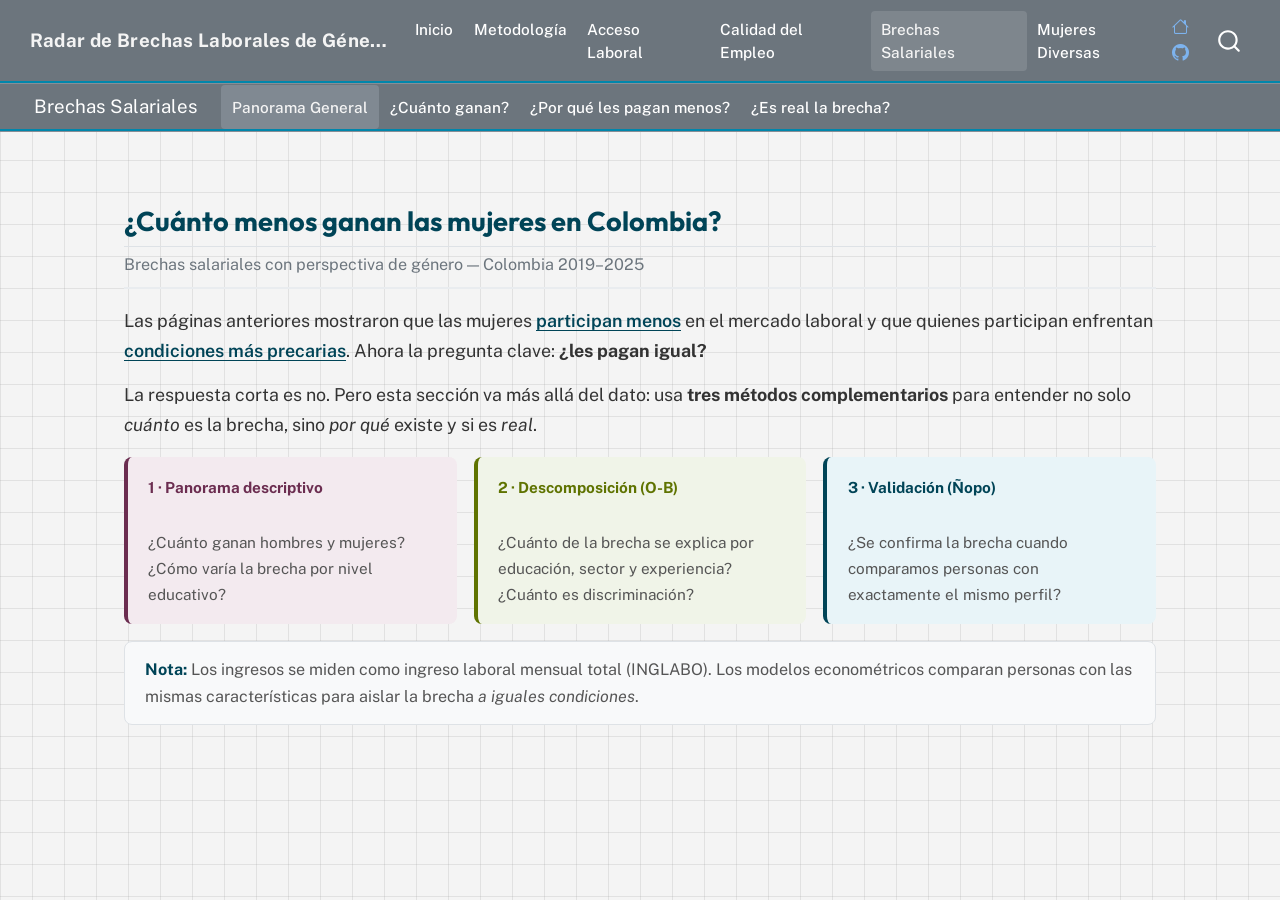
<file: p3_salariales.html>
<!DOCTYPE html>
<html xmlns="http://www.w3.org/1999/xhtml" lang="en" xml:lang="en"><head>

<meta charset="utf-8">
<meta name="generator" content="quarto-1.9.36">

<meta name="viewport" content="width=device-width, initial-scale=1.0, user-scalable=yes">


<title>Brechas Salariales – Radar de Brechas Laborales de Género</title>
<style>
/* Default styles provided by pandoc.
** See https://pandoc.org/MANUAL.html#variables-for-html for config info.
*/
code{white-space: pre-wrap;}
span.smallcaps{font-variant: small-caps;}
div.columns{display: flex; gap: min(4vw, 1.5em);}
div.column{flex: auto; overflow-x: auto;}
div.hanging-indent{margin-left: 1.5em; text-indent: -1.5em;}
ul.task-list{list-style: none;}
ul.task-list li input[type="checkbox"] {
  width: 0.8em;
  margin: 0 0.8em 0.2em -1em; /* quarto-specific, see https://github.com/quarto-dev/quarto-cli/issues/4556 */ 
  vertical-align: middle;
}
</style>


<script src="site_libs/quarto-nav/quarto-nav.js"></script>
<script src="site_libs/quarto-nav/headroom.min.js"></script>
<script src="site_libs/clipboard/clipboard.min.js"></script>
<script src="site_libs/quarto-search/autocomplete.umd.js"></script>
<script src="site_libs/quarto-search/fuse.min.js"></script>
<script src="site_libs/quarto-search/quarto-search.js"></script>
<meta name="quarto:offset" content="./">
<script src="site_libs/quarto-html/quarto.js" type="module"></script>
<script src="site_libs/quarto-html/tabsets/tabsets.js" type="module"></script>
<script src="site_libs/quarto-html/popper.min.js"></script>
<script src="site_libs/quarto-html/tippy.umd.min.js"></script>
<script src="site_libs/quarto-html/anchor.min.js"></script>
<link href="site_libs/quarto-html/tippy.css" rel="stylesheet">
<link href="site_libs/quarto-html/quarto-syntax-highlighting-845c23b38eaddc0f92fda52bfe77a8c8.css" rel="stylesheet" class="quarto-color-scheme" id="quarto-text-highlighting-styles">
<link href="site_libs/quarto-html/quarto-syntax-highlighting-dark-f418161beb48e0141c760e455f12af2c.css" rel="stylesheet" class="quarto-color-scheme quarto-color-alternate" id="quarto-text-highlighting-styles">
<link href="site_libs/quarto-html/quarto-syntax-highlighting-845c23b38eaddc0f92fda52bfe77a8c8.css" rel="stylesheet" class="quarto-color-scheme-extra" id="quarto-text-highlighting-styles">
<script src="site_libs/bootstrap/bootstrap.min.js"></script>
<link href="site_libs/bootstrap/bootstrap-icons.css" rel="stylesheet">
<link href="site_libs/bootstrap/bootstrap-b406689d3af1c8aac48d8b9ceec5186b.min.css" rel="stylesheet" append-hash="true" class="quarto-color-scheme" id="quarto-bootstrap" data-mode="light">
<link href="site_libs/bootstrap/bootstrap-dark-b406689d3af1c8aac48d8b9ceec5186b.min.css" rel="stylesheet" append-hash="true" class="quarto-color-scheme quarto-color-alternate" id="quarto-bootstrap" data-mode="light">
<link href="site_libs/bootstrap/bootstrap-b406689d3af1c8aac48d8b9ceec5186b.min.css" rel="stylesheet" append-hash="true" class="quarto-color-scheme-extra" id="quarto-bootstrap" data-mode="light">
<script src="site_libs/quarto-dashboard/quarto-dashboard.js"></script>
<script src="site_libs/quarto-dashboard/stickythead.js"></script>



<script src="site_libs/quarto-dashboard/web-components.js" type="module"></script>
<script src="site_libs/quarto-dashboard/components.js"></script>

<script id="quarto-search-options" type="application/json">{
  "location": "navbar",
  "copy-button": false,
  "collapse-after": 3,
  "panel-placement": "end",
  "type": "overlay",
  "limit": 50,
  "keyboard-shortcut": [
    "f",
    "/",
    "s"
  ],
  "show-item-context": false,
  "language": {
    "search-no-results-text": "No results",
    "search-matching-documents-text": "matching documents",
    "search-copy-link-title": "Copy link to search",
    "search-hide-matches-text": "Hide additional matches",
    "search-more-match-text": "more match in this document",
    "search-more-matches-text": "more matches in this document",
    "search-clear-button-title": "Clear",
    "search-text-placeholder": "",
    "search-detached-cancel-button-title": "Cancel",
    "search-submit-button-title": "Submit",
    "search-label": "Search"
  }
}</script>
<link href="site_libs/htmltools-fill-0.5.9/fill.css" rel="stylesheet">

<script src="site_libs/htmlwidgets-1.6.4/htmlwidgets.js"></script>

<script src="site_libs/plotly-binding-4.12.0/plotly.js"></script>

<script src="site_libs/typedarray-0.1/typedarray.min.js"></script>

<script src="site_libs/jquery-3.6.0/jquery-3.6.0.min.js"></script>

<link href="site_libs/crosstalk-1.2.2/css/crosstalk.min.css" rel="stylesheet">

<script src="site_libs/crosstalk-1.2.2/js/crosstalk.min.js"></script>

<link href="site_libs/plotly-htmlwidgets-css-2.25.2/plotly-htmlwidgets.css" rel="stylesheet">

<script src="site_libs/plotly-main-2.25.2/plotly-latest.min.js"></script>

<link href="site_libs/datatables-css-0.0.0/datatables-crosstalk.css" rel="stylesheet">

<script src="site_libs/datatables-binding-0.34.0/datatables.js"></script>

<link href="site_libs/dt-core-1.13.6/css/jquery.dataTables.min.css" rel="stylesheet">

<link href="site_libs/dt-core-1.13.6/css/jquery.dataTables.extra.css" rel="stylesheet">

<script src="site_libs/dt-core-1.13.6/js/jquery.dataTables.min.js"></script>

<script src="site_libs/jszip-1.13.6/jszip.min.js"></script>

<link href="site_libs/dt-ext-buttons-1.13.6/css/buttons.dataTables.min.css" rel="stylesheet">

<script src="site_libs/dt-ext-buttons-1.13.6/js/dataTables.buttons.min.js"></script>

<script src="site_libs/dt-ext-buttons-1.13.6/js/buttons.html5.min.js"></script>

<script src="site_libs/dt-ext-buttons-1.13.6/js/buttons.colVis.min.js"></script>

<script src="site_libs/dt-ext-buttons-1.13.6/js/buttons.print.min.js"></script>

<link href="site_libs/nouislider-7.0.10/jquery.nouislider.min.css" rel="stylesheet">

<script src="site_libs/nouislider-7.0.10/jquery.nouislider.min.js"></script>

<link href="site_libs/selectize-0.12.0/selectize.bootstrap3.css" rel="stylesheet">

<script src="site_libs/selectize-0.12.0/selectize.min.js"></script>



<link rel="stylesheet" href="styles/equilab.css">
</head>

<body class="quarto-dashboard nav-fixed fullcontent quarto-light">


<div id="quarto-search-results"></div>
  <header id="quarto-header" class="headroom fixed-top">
    <nav class="navbar navbar-expand-lg " data-bs-theme="dark">
      <div class="navbar-container container-fluid">
      <div class="navbar-brand-container mx-auto">
    <a class="navbar-brand" href="./index.html">
    <span class="navbar-title">Radar de Brechas Laborales de Género</span>
    </a>
  </div>
            <div id="quarto-search" class="" title="Search"></div>
          <button class="navbar-toggler" type="button" data-bs-toggle="collapse" data-bs-target="#navbarCollapse" aria-controls="navbarCollapse" role="menu" aria-expanded="false" aria-label="Toggle navigation" onclick="if (window.quartoToggleHeadroom) { window.quartoToggleHeadroom(); }">
  <span class="navbar-toggler-icon"></span>
</button>
          <div class="collapse navbar-collapse" id="navbarCollapse">
            <ul class="navbar-nav navbar-nav-scroll me-auto">
  <li class="nav-item">
    <a class="nav-link" href="./index.html"> 
<span class="menu-text">Inicio</span></a>
  </li>  
  <li class="nav-item">
    <a class="nav-link" href="./metodologia.html"> 
<span class="menu-text">Metodología</span></a>
  </li>  
  <li class="nav-item">
    <a class="nav-link" href="./p1_acceso.html"> 
<span class="menu-text">Acceso Laboral</span></a>
  </li>  
  <li class="nav-item">
    <a class="nav-link" href="./p2_calidad.html"> 
<span class="menu-text">Calidad del Empleo</span></a>
  </li>  
  <li class="nav-item">
    <a class="nav-link active" href="./p3_salariales.html" aria-current="page"> 
<span class="menu-text">Brechas Salariales</span></a>
  </li>  
  <li class="nav-item">
    <a class="nav-link" href="./p4_mujeres_diversas.html"> 
<span class="menu-text">Mujeres Diversas</span></a>
  </li>  
</ul>
          <div class="quarto-dashboard-links"><a class="quarto-dashboard-link" href="index.qmd"><i class="bi bi-house"></i></a><a class="quarto-dashboard-link" href="https://github.com/equilab-ean/equilab-dat4ccion-2026"><i class="bi bi-github"></i></a></div></div> <!-- /navcollapse -->
            <div class="quarto-navbar-tools">
</div>
      </div> <!-- /container-fluid -->
    </nav>
<header id="quarto-dashboard-header">
<nav class="navbar navbar-expand-md slim" data-bs-theme="dark">
  <div class="navbar-container container-fluid">
    <button class="navbar-toggler" type="button" data-bs-toggle="collapse" data-bs-target="#dashboard-collapse" aria-controls="dashboard-collapse" aria-expanded="false" aria-label="Toggle navigation">
      <span class="navbar-toggler-icon"></span>
    </button>    


    <div class="navbar-brand-container">


      <div class="navbar-title">
        <div class="navbar-title-text"><a href="#">Brechas Salariales</a></div>
        
        
      </div>
    </div>
<div id="dashboard-collapse" class="navbar-collapse collapse"><ul class="navbar-nav navbar-nav-scroll me-auto" role="tablist"><li class="nav-item" role="presentation"><a id="tab-panorama-general" class="nav-link active" data-bs-toggle="tab" role="tab" data-bs-target="#panorama-general" data-scrolling="true" href="#panorama-general" aria-controls="panorama-general" aria-selected="true"><span class="nav-link-text">Panorama General</span></a></li><li class="nav-item" role="presentation"><a id="tab-cuánto-ganan" class="nav-link" data-bs-toggle="tab" role="tab" data-bs-target="#cuánto-ganan" data-scrolling="true" href="#cuánto-ganan" aria-controls="cuánto-ganan" aria-selected="false"><span class="nav-link-text">¿Cuánto ganan?</span></a></li><li class="nav-item" role="presentation"><a id="tab-por-qué-les-pagan-menos" class="nav-link" data-bs-toggle="tab" role="tab" data-bs-target="#por-qué-les-pagan-menos" data-scrolling="true" href="#por-qué-les-pagan-menos" aria-controls="por-qué-les-pagan-menos" aria-selected="false"><span class="nav-link-text">¿Por qué les pagan menos?</span></a></li><li class="nav-item" role="presentation"><a id="tab-es-real-la-brecha" class="nav-link" data-bs-toggle="tab" role="tab" data-bs-target="#es-real-la-brecha" data-scrolling="true" href="#es-real-la-brecha" aria-controls="es-real-la-brecha" aria-selected="false"><span class="nav-link-text">¿Es real la brecha?</span></a></li></ul></div></div>
</nav>
</header></header>
<!-- content -->
<div id="quarto-content" class="quarto-container page-layout-custom page-navbar quarto-dashboard-content bslib-gap-spacing html-fill-container dashboard-scrolling quarto-dashboard-pages">
<!-- sidebar -->
<!-- margin-sidebar -->
<!-- main -->

<div class="bslib-grid-item html-fill-item tab-content bslib-grid" data-layout="flow" style="display: grid; grid-template-rows: minmax(3em, 1fr); grid-auto-columns: minmax(0, 1fr);">
<div id="panorama-general" class="dashboard-page tab-pane show active html-fill-item html-fill-container" data-orientation="rows" aria-labelledby="tab-panorama-general">
<div class="html-fill-item html-fill-container bslib-grid" style="display: grid; grid-template-rows: minmax(3em, max-content); grid-auto-columns: minmax(0, 1fr);">
<div class="html-fill-item html-fill-container bslib-grid" style="display: grid; grid-template-columns: minmax(3em, 1fr);
grid-auto-rows: minmax(0, 1fr);">

<div style="max-width: 1100px; margin: 0 auto; padding: 0.3rem 2rem; line-height: 1.7;" class="html-fill-item html-fill-container">

  <h2 style="color: #004457; font-size: 1.6rem; margin-bottom: 0.2rem; font-weight: 700;">
    ¿Cuánto menos ganan las mujeres en Colombia?
  </h2>
  <p style="color: #6c757d; font-size: 0.95rem; margin-bottom: 1rem; border-bottom: 2px solid #e9ecef; padding-bottom: 0.5rem;">
    Brechas salariales con perspectiva de género — Colombia 2019–2025
  </p>

  <p style="font-size: 1.05rem; color: #333; margin-bottom: 0.8rem;">
    Las páginas anteriores mostraron que las mujeres
    <a href="./p1_acceso.html" style="color: #004457; font-weight: 600;">participan menos</a>
    en el mercado laboral y que quienes participan enfrentan
    <a href="./p2_calidad.html" style="color: #004457; font-weight: 600;">condiciones más precarias</a>.
    Ahora la pregunta clave: <strong>¿les pagan igual?</strong>
  </p>

  <p style="font-size: 1.05rem; color: #333; margin-bottom: 1rem;">
    La respuesta corta es no. Pero esta sección va más allá del dato: usa <strong>tres métodos
    complementarios</strong> para entender no solo <em>cuánto</em> es la brecha, sino
    <em>por qué</em> existe y si es <em>real</em>.
  </p>

  <div style="display: grid; grid-template-columns: repeat(3, 1fr); gap: 1rem; margin-bottom: 1rem;" class="html-fill-item html-fill-container">

    <div style="background: #f3eaef; border-radius: 8px; padding: 1rem 1.2rem; border-left: 4px solid #6b2d50;" class="html-fill-item html-fill-container">
      <strong style="color: #6b2d50; font-size: 0.9rem;">1 · Panorama descriptivo</strong><br>
      <span style="font-size: 0.9rem; color: #555;">¿Cuánto ganan hombres y mujeres? ¿Cómo varía la brecha por nivel educativo?</span>
    </div>

    <div style="background: #f0f4e8; border-radius: 8px; padding: 1rem 1.2rem; border-left: 4px solid #5f7300;" class="html-fill-item html-fill-container">
      <strong style="color: #5f7300; font-size: 0.9rem;">2 · Descomposición (O-B)</strong><br>
      <span style="font-size: 0.9rem; color: #555;">¿Cuánto de la brecha se explica por educación, sector y experiencia? ¿Cuánto es discriminación?</span>
    </div>

    <div style="background: #e8f4f8; border-radius: 8px; padding: 1rem 1.2rem; border-left: 4px solid #004457;" class="html-fill-item html-fill-container">
      <strong style="color: #004457; font-size: 0.9rem;">3 · Validación (Ñopo)</strong><br>
      <span style="font-size: 0.9rem; color: #555;">¿Se confirma la brecha cuando comparamos personas con exactamente el mismo perfil?</span>
    </div>

  </div>

  <div style="background: #f8f9fa; border-radius: 8px; padding: 0.8rem 1.2rem; border: 1px solid #dee2e6;" class="html-fill-item html-fill-container">
    <p style="margin: 0; font-size: 0.95rem; color: #555;">
      <strong style="color: #004457;">Nota:</strong> Los ingresos se miden como ingreso laboral
      mensual total (INGLABO). Los modelos econométricos comparan personas con las mismas
      características para aislar la brecha <em>a iguales condiciones</em>.
    </p>
  </div>

</div>

</div>
</div>
</div>
<div id="cuánto-ganan" class="dashboard-page tab-pane grid-skip html-fill-item html-fill-container" data-orientation="rows" aria-labelledby="tab-cuánto-ganan">
<div class="html-fill-item html-fill-container bslib-grid" style="display: grid; grid-template-rows: minmax(3em, max-content) 150px minmax(3em, 25fr) minmax(3em, max-content) minmax(3em, max-content) minmax(3em, 20fr); grid-auto-columns: minmax(0, 1fr);">
<div class="html-fill-item html-fill-container bslib-grid" style="display: grid; grid-template-columns: minmax(3em, 1fr);
grid-auto-rows: minmax(0, 1fr);">
<div class="card html-fill-item html-fill-container bslib-card" data-fill="false" data-bslib-card-init="" data-require-bs-caller="card()" data-full-screen="false">
<div class="card-body html-fill-item html-fill-container">
<div class="callout callout-style-simple callout-note no-icon">
<div class="callout-body d-flex html-fill-item html-fill-container">
<div class="callout-icon-container html-fill-item html-fill-container">
<i class="callout-icon no-icon"></i>
</div>
<div class="callout-body-container html-fill-item html-fill-container">
<p><strong>¿Cuánto ganan hombres y mujeres en Colombia?</strong> Las distribuciones del ingreso laboral mensual muestran que, en agregado, las medianas convergen al salario mínimo. Pero las <strong>medias</strong> revelan una brecha importante: los hombres promedian más porque acceden a empleos mejor remunerados en la cola superior. Al desagregar por nivel educativo, la brecha se amplifica. Esta sección muestra el panorama descriptivo antes de aplicar los modelos econométricos de las siguientes pestañas.</p>
</div>
</div>
</div>
</div>
<bslib-tooltip placement="auto" bsoptions="[]" data-require-bs-version="5" data-require-bs-caller="tooltip()">
    <template>Expand</template>
    <span class="bslib-full-screen-enter badge rounded-pill">
        <svg xmlns="http://www.w3.org/2000/svg" viewbox="0 0 24 24" style="height:1em;width:1em;" aria-hidden="true" role="img"><path d="M20 5C20 4.4 19.6 4 19 4H13C12.4 4 12 3.6 12 3C12 2.4 12.4 2 13 2H21C21.6 2 22 2.4 22 3V11C22 11.6 21.6 12 21 12C20.4 12 20 11.6 20 11V5ZM4 19C4 19.6 4.4 20 5 20H11C11.6 20 12 20.4 12 21C12 21.6 11.6 22 11 22H3C2.4 22 2 21.6 2 21V13C2 12.4 2.4 12 3 12C3.6 12 4 12.4 4 13V19Z"></path></svg>
    </span>
</bslib-tooltip><script data-bslib-card-init="">bslib.Card.initializeAllCards();</script></div>
</div>
<div class="html-fill-item html-fill-container bslib-grid" style="display: grid; grid-template-columns: minmax(3em, 1fr) minmax(3em, 1fr) minmax(3em, 1fr);
grid-auto-rows: minmax(0, 1fr);">
<div class="card valuebox cell html-fill-item html-fill-container bslib-card bslib-value-box showcase-left-center" data-bslib-card-init="" data-require-bs-caller="card()" style=" background: #6b2d50;">
<div class="card-body html-fill-item html-fill-container">
<div data-icon="cash-stack" class="html-fill-item html-fill-container value-box-grid">
<div class="value-box-showcase html-fill-item html-fill-container">

<i class="bi bi-cash-stack"></i></div>
<div class="value-box-area">
<p class="value-box-title">
Promedio salarial Mujeres — 2025
</p>
<p class="value-box-value">
$2.071.022
</p>
</div>
</div>
</div>
<script data-bslib-card-init="">bslib.Card.initializeAllCards();</script></div><div class="card valuebox cell html-fill-item html-fill-container bslib-card bslib-value-box showcase-left-center" data-bslib-card-init="" data-require-bs-caller="card()" style=" background: #5f7300;">
<div class="card-body html-fill-item html-fill-container">
<div data-icon="cash-stack" class="html-fill-item html-fill-container value-box-grid">
<div class="value-box-showcase html-fill-item html-fill-container">

<i class="bi bi-cash-stack"></i></div>
<div class="value-box-area">
<p class="value-box-title">
Promedio salarial Hombres — 2025
</p>
<p class="value-box-value">
$2.016.130
</p>
</div>
</div>
</div>
<script data-bslib-card-init="">bslib.Card.initializeAllCards();</script></div><div class="card valuebox cell html-fill-item html-fill-container bslib-card bslib-value-box showcase-left-center" data-bslib-card-init="" data-require-bs-caller="card()" style=" background: #004457;">
<div class="card-body html-fill-item html-fill-container">
<div data-icon="bar-chart" class="html-fill-item html-fill-container value-box-grid">
<div class="value-box-showcase html-fill-item html-fill-container">

<i class="bi bi-bar-chart"></i></div>
<div class="value-box-area">
<p class="value-box-title">
Brecha en el promedio
</p>
<p class="value-box-value">
-2.7%
</p>
</div>
</div>
</div>
<script data-bslib-card-init="">bslib.Card.initializeAllCards();</script></div>
</div>
<div class="html-fill-item html-fill-container bslib-grid" style="display: grid; grid-template-columns: minmax(3em, 1fr);
grid-auto-rows: minmax(0, 1fr);">
<div class="card tabset html-fill-item html-fill-container bslib-card" data-bslib-card-init="" data-require-bs-caller="card()" data-full-screen="false">
<div class="card-header dashboard-card-no-title bslib-navs-card-title">

<ul class="nav nav-tabs card-header-tabs" role="tablist" data-tabsetid="card-tabset-5"><li class="nav-item" role="presentation"><a href="#card-tabset-5-1" role="tab" data-toggle="tab" data-bs-toggle="tab" data-value="Distribución del ingreso laboral mensual — por sexo y nivel educativo" aria-selected="true" class="nav-link active">Distribución del ingreso laboral mensual — por sexo y nivel educativo</a></li><li class="nav-item" role="presentation"><a href="#card-tabset-5-2" role="tab" data-toggle="tab" data-bs-toggle="tab" data-value="Brecha salarial por nivel educativo (serie temporal)" aria-selected="false" class="nav-link">Brecha salarial por nivel educativo (serie temporal)</a></li></ul></div>


<div class="tab-content html-fill-item html-fill-container" data-tabset-id="card-tabset-5"><div class="tab-pane active show html-fill-item html-fill-container" role="tabpanel" id="card-tabset-5-1"><div class="card-body html-fill-item html-fill-container" data-title="Distribución del ingreso laboral mensual — por sexo y nivel educativo">
<div class="cell-output-display html-fill-item html-fill-container">
<div class="plotly html-widget html-fill-item html-fill-container" id="htmlwidget-8822ea273e288ed49d22" style="width:100%;height:406px;"></div>
<script type="application/json" data-for="htmlwidget-8822ea273e288ed49d22">{"x":{"visdat":{"5bd417ac3975":["function () ","plotlyVisDat"]},"cur_data":"5bd417ac3975","attrs":{"5bd417ac3975":{"alpha_stroke":1,"sizes":[10,100],"spans":[1,20],"type":"box","name":"Hombres","x":["Básica","Media","Superior","Posgrado"],"q1":[500000,800000,900000,700000],"median":[800000,900000,1476000,828116],"q3":[1000000,1200000,2500000,828116],"lowerfence":[200000,300000,548000,300000],"upperfence":[1500000,2000000,6500000,2000000],"offsetgroup":"Hombres","alignmentgroup":"True","marker":{"color":"#5f730099","size":3},"line":{"color":"#5f7300","width":2},"fillcolor":"#5f730044","visible":false,"showlegend":false,"legendgroup":"Hombres","hovertemplate":"<b>Hombres — %{x}<\/b><br>Mediana: $%{median:,.0f}<br>Q1: $%{q1:,.0f}<br>Q3: $%{q3:,.0f}<br><extra><\/extra>","inherit":true},"5bd417ac3975.1":{"alpha_stroke":1,"sizes":[10,100],"spans":[1,20],"type":"box","name":"Mujeres","x":["Básica","Media","Superior","Posgrado"],"q1":[350000,600000,828116,200000],"median":[620000,828116,1200000,240000],"q3":[840000,960000,2200000,500000],"lowerfence":[100000,200000,414000,200000],"upperfence":[1250000,1500000,5000000,500000],"offsetgroup":"Mujeres","alignmentgroup":"True","marker":{"color":"#6b2d5099","size":3},"line":{"color":"#6b2d50","width":2},"fillcolor":"#6b2d5044","visible":false,"showlegend":false,"legendgroup":"Mujeres","hovertemplate":"<b>Mujeres — %{x}<\/b><br>Mediana: $%{median:,.0f}<br>Q1: $%{q1:,.0f}<br>Q3: $%{q3:,.0f}<br><extra><\/extra>","inherit":true},"5bd417ac3975.2":{"alpha_stroke":1,"sizes":[10,100],"spans":[1,20],"type":"box","name":"Hombres","x":["Básica","Media","Superior","Posgrado"],"q1":[400000,600000,878000,500000],"median":[700000,877803,1400000,760000],"q3":[900000,1100000,2500000,760000],"lowerfence":[180000,200000,400000,60000],"upperfence":[1450000,1870000,6000000,760000],"offsetgroup":"Hombres","alignmentgroup":"True","marker":{"color":"#5f730099","size":3},"line":{"color":"#5f7300","width":2},"fillcolor":"#5f730044","visible":false,"showlegend":false,"legendgroup":"Hombres","hovertemplate":"<b>Hombres — %{x}<\/b><br>Mediana: $%{median:,.0f}<br>Q1: $%{q1:,.0f}<br>Q3: $%{q3:,.0f}<br><extra><\/extra>","inherit":true},"5bd417ac3975.3":{"alpha_stroke":1,"sizes":[10,100],"spans":[1,20],"type":"box","name":"Mujeres","x":["Básica","Media","Superior","Posgrado"],"q1":[300000,470000,877803,150000],"median":[500000,877000,1300000,150000],"q3":[877800,940000,2300000,150000],"lowerfence":[100000,150000,400000,150000],"upperfence":[1200000,1500000,5000000,150000],"offsetgroup":"Mujeres","alignmentgroup":"True","marker":{"color":"#6b2d5099","size":3},"line":{"color":"#6b2d50","width":2},"fillcolor":"#6b2d5044","visible":false,"showlegend":false,"legendgroup":"Mujeres","hovertemplate":"<b>Mujeres — %{x}<\/b><br>Mediana: $%{median:,.0f}<br>Q1: $%{q1:,.0f}<br>Q3: $%{q3:,.0f}<br><extra><\/extra>","inherit":true},"5bd417ac3975.4":{"alpha_stroke":1,"sizes":[10,100],"spans":[1,20],"type":"box","name":"Hombres","x":["Básica","Media","Superior","Posgrado"],"q1":[420000,640000,900000,1100000],"median":[750000,908526,1000000,2000000],"q3":[950000,1200000,1500000,3300000],"lowerfence":[180000,250000,350000,550000],"upperfence":[1500000,2000000,2700000,8000000],"offsetgroup":"Hombres","alignmentgroup":"True","marker":{"color":"#5f730099","size":3},"line":{"color":"#5f7300","width":2},"fillcolor":"#5f730044","visible":false,"showlegend":false,"legendgroup":"Hombres","hovertemplate":"<b>Hombres — %{x}<\/b><br>Mediana: $%{median:,.0f}<br>Q1: $%{q1:,.0f}<br>Q3: $%{q3:,.0f}<br><extra><\/extra>","inherit":true},"5bd417ac3975.5":{"alpha_stroke":1,"sizes":[10,100],"spans":[1,20],"type":"box","name":"Mujeres","x":["Básica","Media","Superior","Posgrado"],"q1":[300000,500000,800000,1000000],"median":[500000,900000,950000,1700000],"q3":[901500,1000000,1200000,3000000],"lowerfence":[100000,150000,240000,500000],"upperfence":[1200000,1500000,2000000,6000000],"offsetgroup":"Mujeres","alignmentgroup":"True","marker":{"color":"#6b2d5099","size":3},"line":{"color":"#6b2d50","width":2},"fillcolor":"#6b2d5044","visible":false,"showlegend":false,"legendgroup":"Mujeres","hovertemplate":"<b>Mujeres — %{x}<\/b><br>Mediana: $%{median:,.0f}<br>Q1: $%{q1:,.0f}<br>Q3: $%{q3:,.0f}<br><extra><\/extra>","inherit":true},"5bd417ac3975.6":{"alpha_stroke":1,"sizes":[10,100],"spans":[1,20],"type":"box","name":"Hombres","x":["Básica","Media","Superior","Posgrado"],"q1":[500000,750000,1000000,1200000],"median":[800000,1000000,1150000,2000000],"q3":[1000000,1200000,1600000,3500000],"lowerfence":[200000,300000,400000,650000],"upperfence":[1800000,2000000,3000000,8000000],"offsetgroup":"Hombres","alignmentgroup":"True","marker":{"color":"#5f730099","size":3},"line":{"color":"#5f7300","width":2},"fillcolor":"#5f730044","visible":false,"showlegend":false,"legendgroup":"Hombres","hovertemplate":"<b>Hombres — %{x}<\/b><br>Mediana: $%{median:,.0f}<br>Q1: $%{q1:,.0f}<br>Q3: $%{q3:,.0f}<br><extra><\/extra>","inherit":true},"5bd417ac3975.7":{"alpha_stroke":1,"sizes":[10,100],"spans":[1,20],"type":"box","name":"Mujeres","x":["Básica","Media","Superior","Posgrado"],"q1":[308000,540000,860000,1100000],"median":[600000,1000000,1000000,1870000],"q3":[1000000,1050000,1300000,3000000],"lowerfence":[100000,200000,250000,500000],"upperfence":[1350000,1688676,2100000,6200000],"offsetgroup":"Mujeres","alignmentgroup":"True","marker":{"color":"#6b2d5099","size":3},"line":{"color":"#6b2d50","width":2},"fillcolor":"#6b2d5044","visible":false,"showlegend":false,"legendgroup":"Mujeres","hovertemplate":"<b>Mujeres — %{x}<\/b><br>Mediana: $%{median:,.0f}<br>Q1: $%{q1:,.0f}<br>Q3: $%{q3:,.0f}<br><extra><\/extra>","inherit":true},"5bd417ac3975.8":{"alpha_stroke":1,"sizes":[10,100],"spans":[1,20],"type":"box","name":"Hombres","x":["Básica","Media","Superior","Posgrado"],"q1":[600000,840000,1160000,1400000],"median":[900000,1160000,1300000,2200000],"q3":[1200000,1400000,1800000,3950000],"lowerfence":[240000,350000,500000,800000],"upperfence":[2000000,2500000,3200000,9000000],"offsetgroup":"Hombres","alignmentgroup":"True","marker":{"color":"#5f730099","size":3},"line":{"color":"#5f7300","width":2},"fillcolor":"#5f730044","visible":false,"showlegend":false,"legendgroup":"Hombres","hovertemplate":"<b>Hombres — %{x}<\/b><br>Mediana: $%{median:,.0f}<br>Q1: $%{q1:,.0f}<br>Q3: $%{q3:,.0f}<br><extra><\/extra>","inherit":true},"5bd417ac3975.9":{"alpha_stroke":1,"sizes":[10,100],"spans":[1,20],"type":"box","name":"Mujeres","x":["Básica","Media","Superior","Posgrado"],"q1":[400000,600000,1000000,1300000],"median":[700000,1160000,1160000,2000000],"q3":[1160000,1200000,1500000,3462249],"lowerfence":[150000,200000,300000,660000],"upperfence":[1600000,1900000,2500000,7000000],"offsetgroup":"Mujeres","alignmentgroup":"True","marker":{"color":"#6b2d5099","size":3},"line":{"color":"#6b2d50","width":2},"fillcolor":"#6b2d5044","visible":false,"showlegend":false,"legendgroup":"Mujeres","hovertemplate":"<b>Mujeres — %{x}<\/b><br>Mediana: $%{median:,.0f}<br>Q1: $%{q1:,.0f}<br>Q3: $%{q3:,.0f}<br><extra><\/extra>","inherit":true},"5bd417ac3975.10":{"alpha_stroke":1,"sizes":[10,100],"spans":[1,20],"type":"box","name":"Hombres","x":["Básica","Media","Superior","Posgrado"],"q1":[600000,960000,1300000,1500000],"median":[1000000,1300000,1400000,2500000],"q3":[1300000,1500000,2000000,4000000],"lowerfence":[250000,400000,500000,840000],"upperfence":[2000000,2600000,3600000,10000000],"offsetgroup":"Hombres","alignmentgroup":"True","marker":{"color":"#5f730099","size":3},"line":{"color":"#5f7300","width":2},"fillcolor":"#5f730044","visible":false,"showlegend":false,"legendgroup":"Hombres","hovertemplate":"<b>Hombres — %{x}<\/b><br>Mediana: $%{median:,.0f}<br>Q1: $%{q1:,.0f}<br>Q3: $%{q3:,.0f}<br><extra><\/extra>","inherit":true},"5bd417ac3975.11":{"alpha_stroke":1,"sizes":[10,100],"spans":[1,20],"type":"box","name":"Mujeres","x":["Básica","Media","Superior","Posgrado"],"q1":[450000,720000,1163000,1450000],"median":[800000,1300000,1300000,2200000],"q3":[1300000,1350000,1600000,3700000],"lowerfence":[150000,250000,392000,800000],"upperfence":[1750000,2000000,2600000,7600000],"offsetgroup":"Mujeres","alignmentgroup":"True","marker":{"color":"#6b2d5099","size":3},"line":{"color":"#6b2d50","width":2},"fillcolor":"#6b2d5044","visible":false,"showlegend":false,"legendgroup":"Mujeres","hovertemplate":"<b>Mujeres — %{x}<\/b><br>Mediana: $%{median:,.0f}<br>Q1: $%{q1:,.0f}<br>Q3: $%{q3:,.0f}<br><extra><\/extra>","inherit":true},"5bd417ac3975.12":{"alpha_stroke":1,"sizes":[10,100],"spans":[1,20],"type":"box","name":"Hombres","x":["Básica","Media","Superior","Posgrado"],"q1":[750000,1000000,1420000,1600000],"median":[1200000,1423500,1600000,2600000],"q3":[1500000,1800000,2000000,4200000],"lowerfence":[300000,480000,600000,1000000],"upperfence":[2400000,3000000,4000000,10000000],"offsetgroup":"Hombres","alignmentgroup":"True","marker":{"color":"#5f730099","size":3},"line":{"color":"#5f7300","width":2},"fillcolor":"#5f730044","visible":true,"showlegend":true,"legendgroup":"Hombres","hovertemplate":"<b>Hombres — %{x}<\/b><br>Mediana: $%{median:,.0f}<br>Q1: $%{q1:,.0f}<br>Q3: $%{q3:,.0f}<br><extra><\/extra>","inherit":true},"5bd417ac3975.13":{"alpha_stroke":1,"sizes":[10,100],"spans":[1,20],"type":"box","name":"Mujeres","x":["Básica","Media","Superior","Posgrado"],"q1":[500000,800000,1300000,1500000],"median":[900000,1423000,1423500,2500000],"q3":[1423500,1543500,1800000,4000000],"lowerfence":[200000,300000,400000,800000],"upperfence":[1923500,2300000,3000000,8000000],"offsetgroup":"Mujeres","alignmentgroup":"True","marker":{"color":"#6b2d5099","size":3},"line":{"color":"#6b2d50","width":2},"fillcolor":"#6b2d5044","visible":true,"showlegend":true,"legendgroup":"Mujeres","hovertemplate":"<b>Mujeres — %{x}<\/b><br>Mediana: $%{median:,.0f}<br>Q1: $%{q1:,.0f}<br>Q3: $%{q3:,.0f}<br><extra><\/extra>","inherit":true}},"layout":{"margin":{"b":80,"l":100,"t":80,"r":30},"xaxis":{"domain":[0,1],"automargin":true,"title":"","categoryorder":"array","categoryarray":["Básica","Media","Superior","Posgrado"],"type":"category"},"yaxis":{"domain":[0,1],"automargin":true,"title":"Ingreso mensual (COP)","tickprefix":"$","tickformat":",.0f","zeroline":false,"gridcolor":"rgba(0,0,0,0.08)"},"legend":{"orientation":"h","y":1.0800000000000001,"x":0.34999999999999998},"boxmode":"group","plot_bgcolor":"white","paper_bgcolor":"white","sliders":[{"active":6,"currentvalue":{"prefix":"Año: ","font":{"size":13}},"steps":[{"method":"update","label":"2019","args":[{"visible":[true,true,false,false,false,false,false,false,false,false,false,false,false,false]}]},{"method":"update","label":"2020","args":[{"visible":[false,false,true,true,false,false,false,false,false,false,false,false,false,false]}]},{"method":"update","label":"2021","args":[{"visible":[false,false,false,false,true,true,false,false,false,false,false,false,false,false]}]},{"method":"update","label":"2022","args":[{"visible":[false,false,false,false,false,false,true,true,false,false,false,false,false,false]}]},{"method":"update","label":"2023","args":[{"visible":[false,false,false,false,false,false,false,false,true,true,false,false,false,false]}]},{"method":"update","label":"2024","args":[{"visible":[false,false,false,false,false,false,false,false,false,false,true,true,false,false]}]},{"method":"update","label":"2025","args":[{"visible":[false,false,false,false,false,false,false,false,false,false,false,false,true,true]}]}],"pad":{"t":40}}],"annotations":[{"text":"Fuente: DANE, GEIH 2019–2025. Cálculos: EQUILAB — DAT4CCIÓN 2026.","xref":"paper","yref":"paper","x":0,"y":-0.17999999999999999,"showarrow":false,"font":{"size":9,"color":"gray50"},"align":"left"}],"hovermode":"closest","showlegend":true},"source":"A","config":{"modeBarButtonsToAdd":["hoverclosest","hovercompare"],"showSendToCloud":false},"data":[{"fillcolor":"#5f730044","type":"box","name":"Hombres","x":["Básica","Media","Superior","Posgrado"],"q1":[500000,800000,900000,700000],"median":[800000,900000,1476000,828116],"q3":[1000000,1200000,2500000,828116],"lowerfence":[200000,300000,548000,300000],"upperfence":[1500000,2000000,6500000,2000000],"offsetgroup":"Hombres","alignmentgroup":"True","marker":{"color":"#5f730099","size":3,"line":{"color":"rgba(31,119,180,1)"}},"line":{"color":"#5f7300","width":2},"visible":false,"showlegend":false,"legendgroup":"Hombres","hovertemplate":["<b>Hombres — %{x}<\/b><br>Mediana: $%{median:,.0f}<br>Q1: $%{q1:,.0f}<br>Q3: $%{q3:,.0f}<br><extra><\/extra>","<b>Hombres — %{x}<\/b><br>Mediana: $%{median:,.0f}<br>Q1: $%{q1:,.0f}<br>Q3: $%{q3:,.0f}<br><extra><\/extra>","<b>Hombres — %{x}<\/b><br>Mediana: $%{median:,.0f}<br>Q1: $%{q1:,.0f}<br>Q3: $%{q3:,.0f}<br><extra><\/extra>","<b>Hombres — %{x}<\/b><br>Mediana: $%{median:,.0f}<br>Q1: $%{q1:,.0f}<br>Q3: $%{q3:,.0f}<br><extra><\/extra>"],"xaxis":"x","yaxis":"y","frame":null},{"fillcolor":"#6b2d5044","type":"box","name":"Mujeres","x":["Básica","Media","Superior","Posgrado"],"q1":[350000,600000,828116,200000],"median":[620000,828116,1200000,240000],"q3":[840000,960000,2200000,500000],"lowerfence":[100000,200000,414000,200000],"upperfence":[1250000,1500000,5000000,500000],"offsetgroup":"Mujeres","alignmentgroup":"True","marker":{"color":"#6b2d5099","size":3,"line":{"color":"rgba(255,127,14,1)"}},"line":{"color":"#6b2d50","width":2},"visible":false,"showlegend":false,"legendgroup":"Mujeres","hovertemplate":["<b>Mujeres — %{x}<\/b><br>Mediana: $%{median:,.0f}<br>Q1: $%{q1:,.0f}<br>Q3: $%{q3:,.0f}<br><extra><\/extra>","<b>Mujeres — %{x}<\/b><br>Mediana: $%{median:,.0f}<br>Q1: $%{q1:,.0f}<br>Q3: $%{q3:,.0f}<br><extra><\/extra>","<b>Mujeres — %{x}<\/b><br>Mediana: $%{median:,.0f}<br>Q1: $%{q1:,.0f}<br>Q3: $%{q3:,.0f}<br><extra><\/extra>","<b>Mujeres — %{x}<\/b><br>Mediana: $%{median:,.0f}<br>Q1: $%{q1:,.0f}<br>Q3: $%{q3:,.0f}<br><extra><\/extra>"],"xaxis":"x","yaxis":"y","frame":null},{"fillcolor":"#5f730044","type":"box","name":"Hombres","x":["Básica","Media","Superior","Posgrado"],"q1":[400000,600000,878000,500000],"median":[700000,877803,1400000,760000],"q3":[900000,1100000,2500000,760000],"lowerfence":[180000,200000,400000,60000],"upperfence":[1450000,1870000,6000000,760000],"offsetgroup":"Hombres","alignmentgroup":"True","marker":{"color":"#5f730099","size":3,"line":{"color":"rgba(44,160,44,1)"}},"line":{"color":"#5f7300","width":2},"visible":false,"showlegend":false,"legendgroup":"Hombres","hovertemplate":["<b>Hombres — %{x}<\/b><br>Mediana: $%{median:,.0f}<br>Q1: $%{q1:,.0f}<br>Q3: $%{q3:,.0f}<br><extra><\/extra>","<b>Hombres — %{x}<\/b><br>Mediana: $%{median:,.0f}<br>Q1: $%{q1:,.0f}<br>Q3: $%{q3:,.0f}<br><extra><\/extra>","<b>Hombres — %{x}<\/b><br>Mediana: $%{median:,.0f}<br>Q1: $%{q1:,.0f}<br>Q3: $%{q3:,.0f}<br><extra><\/extra>","<b>Hombres — %{x}<\/b><br>Mediana: $%{median:,.0f}<br>Q1: $%{q1:,.0f}<br>Q3: $%{q3:,.0f}<br><extra><\/extra>"],"xaxis":"x","yaxis":"y","frame":null},{"fillcolor":"#6b2d5044","type":"box","name":"Mujeres","x":["Básica","Media","Superior","Posgrado"],"q1":[300000,470000,877803,150000],"median":[500000,877000,1300000,150000],"q3":[877800,940000,2300000,150000],"lowerfence":[100000,150000,400000,150000],"upperfence":[1200000,1500000,5000000,150000],"offsetgroup":"Mujeres","alignmentgroup":"True","marker":{"color":"#6b2d5099","size":3,"line":{"color":"rgba(214,39,40,1)"}},"line":{"color":"#6b2d50","width":2},"visible":false,"showlegend":false,"legendgroup":"Mujeres","hovertemplate":["<b>Mujeres — %{x}<\/b><br>Mediana: $%{median:,.0f}<br>Q1: $%{q1:,.0f}<br>Q3: $%{q3:,.0f}<br><extra><\/extra>","<b>Mujeres — %{x}<\/b><br>Mediana: $%{median:,.0f}<br>Q1: $%{q1:,.0f}<br>Q3: $%{q3:,.0f}<br><extra><\/extra>","<b>Mujeres — %{x}<\/b><br>Mediana: $%{median:,.0f}<br>Q1: $%{q1:,.0f}<br>Q3: $%{q3:,.0f}<br><extra><\/extra>","<b>Mujeres — %{x}<\/b><br>Mediana: $%{median:,.0f}<br>Q1: $%{q1:,.0f}<br>Q3: $%{q3:,.0f}<br><extra><\/extra>"],"xaxis":"x","yaxis":"y","frame":null},{"fillcolor":"#5f730044","type":"box","name":"Hombres","x":["Básica","Media","Superior","Posgrado"],"q1":[420000,640000,900000,1100000],"median":[750000,908526,1000000,2000000],"q3":[950000,1200000,1500000,3300000],"lowerfence":[180000,250000,350000,550000],"upperfence":[1500000,2000000,2700000,8000000],"offsetgroup":"Hombres","alignmentgroup":"True","marker":{"color":"#5f730099","size":3,"line":{"color":"rgba(148,103,189,1)"}},"line":{"color":"#5f7300","width":2},"visible":false,"showlegend":false,"legendgroup":"Hombres","hovertemplate":["<b>Hombres — %{x}<\/b><br>Mediana: $%{median:,.0f}<br>Q1: $%{q1:,.0f}<br>Q3: $%{q3:,.0f}<br><extra><\/extra>","<b>Hombres — %{x}<\/b><br>Mediana: $%{median:,.0f}<br>Q1: $%{q1:,.0f}<br>Q3: $%{q3:,.0f}<br><extra><\/extra>","<b>Hombres — %{x}<\/b><br>Mediana: $%{median:,.0f}<br>Q1: $%{q1:,.0f}<br>Q3: $%{q3:,.0f}<br><extra><\/extra>","<b>Hombres — %{x}<\/b><br>Mediana: $%{median:,.0f}<br>Q1: $%{q1:,.0f}<br>Q3: $%{q3:,.0f}<br><extra><\/extra>"],"xaxis":"x","yaxis":"y","frame":null},{"fillcolor":"#6b2d5044","type":"box","name":"Mujeres","x":["Básica","Media","Superior","Posgrado"],"q1":[300000,500000,800000,1000000],"median":[500000,900000,950000,1700000],"q3":[901500,1000000,1200000,3000000],"lowerfence":[100000,150000,240000,500000],"upperfence":[1200000,1500000,2000000,6000000],"offsetgroup":"Mujeres","alignmentgroup":"True","marker":{"color":"#6b2d5099","size":3,"line":{"color":"rgba(140,86,75,1)"}},"line":{"color":"#6b2d50","width":2},"visible":false,"showlegend":false,"legendgroup":"Mujeres","hovertemplate":["<b>Mujeres — %{x}<\/b><br>Mediana: $%{median:,.0f}<br>Q1: $%{q1:,.0f}<br>Q3: $%{q3:,.0f}<br><extra><\/extra>","<b>Mujeres — %{x}<\/b><br>Mediana: $%{median:,.0f}<br>Q1: $%{q1:,.0f}<br>Q3: $%{q3:,.0f}<br><extra><\/extra>","<b>Mujeres — %{x}<\/b><br>Mediana: $%{median:,.0f}<br>Q1: $%{q1:,.0f}<br>Q3: $%{q3:,.0f}<br><extra><\/extra>","<b>Mujeres — %{x}<\/b><br>Mediana: $%{median:,.0f}<br>Q1: $%{q1:,.0f}<br>Q3: $%{q3:,.0f}<br><extra><\/extra>"],"xaxis":"x","yaxis":"y","frame":null},{"fillcolor":"#5f730044","type":"box","name":"Hombres","x":["Básica","Media","Superior","Posgrado"],"q1":[500000,750000,1000000,1200000],"median":[800000,1000000,1150000,2000000],"q3":[1000000,1200000,1600000,3500000],"lowerfence":[200000,300000,400000,650000],"upperfence":[1800000,2000000,3000000,8000000],"offsetgroup":"Hombres","alignmentgroup":"True","marker":{"color":"#5f730099","size":3,"line":{"color":"rgba(227,119,194,1)"}},"line":{"color":"#5f7300","width":2},"visible":false,"showlegend":false,"legendgroup":"Hombres","hovertemplate":["<b>Hombres — %{x}<\/b><br>Mediana: $%{median:,.0f}<br>Q1: $%{q1:,.0f}<br>Q3: $%{q3:,.0f}<br><extra><\/extra>","<b>Hombres — %{x}<\/b><br>Mediana: $%{median:,.0f}<br>Q1: $%{q1:,.0f}<br>Q3: $%{q3:,.0f}<br><extra><\/extra>","<b>Hombres — %{x}<\/b><br>Mediana: $%{median:,.0f}<br>Q1: $%{q1:,.0f}<br>Q3: $%{q3:,.0f}<br><extra><\/extra>","<b>Hombres — %{x}<\/b><br>Mediana: $%{median:,.0f}<br>Q1: $%{q1:,.0f}<br>Q3: $%{q3:,.0f}<br><extra><\/extra>"],"xaxis":"x","yaxis":"y","frame":null},{"fillcolor":"#6b2d5044","type":"box","name":"Mujeres","x":["Básica","Media","Superior","Posgrado"],"q1":[308000,540000,860000,1100000],"median":[600000,1000000,1000000,1870000],"q3":[1000000,1050000,1300000,3000000],"lowerfence":[100000,200000,250000,500000],"upperfence":[1350000,1688676,2100000,6200000],"offsetgroup":"Mujeres","alignmentgroup":"True","marker":{"color":"#6b2d5099","size":3,"line":{"color":"rgba(127,127,127,1)"}},"line":{"color":"#6b2d50","width":2},"visible":false,"showlegend":false,"legendgroup":"Mujeres","hovertemplate":["<b>Mujeres — %{x}<\/b><br>Mediana: $%{median:,.0f}<br>Q1: $%{q1:,.0f}<br>Q3: $%{q3:,.0f}<br><extra><\/extra>","<b>Mujeres — %{x}<\/b><br>Mediana: $%{median:,.0f}<br>Q1: $%{q1:,.0f}<br>Q3: $%{q3:,.0f}<br><extra><\/extra>","<b>Mujeres — %{x}<\/b><br>Mediana: $%{median:,.0f}<br>Q1: $%{q1:,.0f}<br>Q3: $%{q3:,.0f}<br><extra><\/extra>","<b>Mujeres — %{x}<\/b><br>Mediana: $%{median:,.0f}<br>Q1: $%{q1:,.0f}<br>Q3: $%{q3:,.0f}<br><extra><\/extra>"],"xaxis":"x","yaxis":"y","frame":null},{"fillcolor":"#5f730044","type":"box","name":"Hombres","x":["Básica","Media","Superior","Posgrado"],"q1":[600000,840000,1160000,1400000],"median":[900000,1160000,1300000,2200000],"q3":[1200000,1400000,1800000,3950000],"lowerfence":[240000,350000,500000,800000],"upperfence":[2000000,2500000,3200000,9000000],"offsetgroup":"Hombres","alignmentgroup":"True","marker":{"color":"#5f730099","size":3,"line":{"color":"rgba(188,189,34,1)"}},"line":{"color":"#5f7300","width":2},"visible":false,"showlegend":false,"legendgroup":"Hombres","hovertemplate":["<b>Hombres — %{x}<\/b><br>Mediana: $%{median:,.0f}<br>Q1: $%{q1:,.0f}<br>Q3: $%{q3:,.0f}<br><extra><\/extra>","<b>Hombres — %{x}<\/b><br>Mediana: $%{median:,.0f}<br>Q1: $%{q1:,.0f}<br>Q3: $%{q3:,.0f}<br><extra><\/extra>","<b>Hombres — %{x}<\/b><br>Mediana: $%{median:,.0f}<br>Q1: $%{q1:,.0f}<br>Q3: $%{q3:,.0f}<br><extra><\/extra>","<b>Hombres — %{x}<\/b><br>Mediana: $%{median:,.0f}<br>Q1: $%{q1:,.0f}<br>Q3: $%{q3:,.0f}<br><extra><\/extra>"],"xaxis":"x","yaxis":"y","frame":null},{"fillcolor":"#6b2d5044","type":"box","name":"Mujeres","x":["Básica","Media","Superior","Posgrado"],"q1":[400000,600000,1000000,1300000],"median":[700000,1160000,1160000,2000000],"q3":[1160000,1200000,1500000,3462249],"lowerfence":[150000,200000,300000,660000],"upperfence":[1600000,1900000,2500000,7000000],"offsetgroup":"Mujeres","alignmentgroup":"True","marker":{"color":"#6b2d5099","size":3,"line":{"color":"rgba(23,190,207,1)"}},"line":{"color":"#6b2d50","width":2},"visible":false,"showlegend":false,"legendgroup":"Mujeres","hovertemplate":["<b>Mujeres — %{x}<\/b><br>Mediana: $%{median:,.0f}<br>Q1: $%{q1:,.0f}<br>Q3: $%{q3:,.0f}<br><extra><\/extra>","<b>Mujeres — %{x}<\/b><br>Mediana: $%{median:,.0f}<br>Q1: $%{q1:,.0f}<br>Q3: $%{q3:,.0f}<br><extra><\/extra>","<b>Mujeres — %{x}<\/b><br>Mediana: $%{median:,.0f}<br>Q1: $%{q1:,.0f}<br>Q3: $%{q3:,.0f}<br><extra><\/extra>","<b>Mujeres — %{x}<\/b><br>Mediana: $%{median:,.0f}<br>Q1: $%{q1:,.0f}<br>Q3: $%{q3:,.0f}<br><extra><\/extra>"],"xaxis":"x","yaxis":"y","frame":null},{"fillcolor":"#5f730044","type":"box","name":"Hombres","x":["Básica","Media","Superior","Posgrado"],"q1":[600000,960000,1300000,1500000],"median":[1000000,1300000,1400000,2500000],"q3":[1300000,1500000,2000000,4000000],"lowerfence":[250000,400000,500000,840000],"upperfence":[2000000,2600000,3600000,10000000],"offsetgroup":"Hombres","alignmentgroup":"True","marker":{"color":"#5f730099","size":3,"line":{"color":"rgba(31,119,180,1)"}},"line":{"color":"#5f7300","width":2},"visible":false,"showlegend":false,"legendgroup":"Hombres","hovertemplate":["<b>Hombres — %{x}<\/b><br>Mediana: $%{median:,.0f}<br>Q1: $%{q1:,.0f}<br>Q3: $%{q3:,.0f}<br><extra><\/extra>","<b>Hombres — %{x}<\/b><br>Mediana: $%{median:,.0f}<br>Q1: $%{q1:,.0f}<br>Q3: $%{q3:,.0f}<br><extra><\/extra>","<b>Hombres — %{x}<\/b><br>Mediana: $%{median:,.0f}<br>Q1: $%{q1:,.0f}<br>Q3: $%{q3:,.0f}<br><extra><\/extra>","<b>Hombres — %{x}<\/b><br>Mediana: $%{median:,.0f}<br>Q1: $%{q1:,.0f}<br>Q3: $%{q3:,.0f}<br><extra><\/extra>"],"xaxis":"x","yaxis":"y","frame":null},{"fillcolor":"#6b2d5044","type":"box","name":"Mujeres","x":["Básica","Media","Superior","Posgrado"],"q1":[450000,720000,1163000,1450000],"median":[800000,1300000,1300000,2200000],"q3":[1300000,1350000,1600000,3700000],"lowerfence":[150000,250000,392000,800000],"upperfence":[1750000,2000000,2600000,7600000],"offsetgroup":"Mujeres","alignmentgroup":"True","marker":{"color":"#6b2d5099","size":3,"line":{"color":"rgba(255,127,14,1)"}},"line":{"color":"#6b2d50","width":2},"visible":false,"showlegend":false,"legendgroup":"Mujeres","hovertemplate":["<b>Mujeres — %{x}<\/b><br>Mediana: $%{median:,.0f}<br>Q1: $%{q1:,.0f}<br>Q3: $%{q3:,.0f}<br><extra><\/extra>","<b>Mujeres — %{x}<\/b><br>Mediana: $%{median:,.0f}<br>Q1: $%{q1:,.0f}<br>Q3: $%{q3:,.0f}<br><extra><\/extra>","<b>Mujeres — %{x}<\/b><br>Mediana: $%{median:,.0f}<br>Q1: $%{q1:,.0f}<br>Q3: $%{q3:,.0f}<br><extra><\/extra>","<b>Mujeres — %{x}<\/b><br>Mediana: $%{median:,.0f}<br>Q1: $%{q1:,.0f}<br>Q3: $%{q3:,.0f}<br><extra><\/extra>"],"xaxis":"x","yaxis":"y","frame":null},{"fillcolor":"#5f730044","type":"box","name":"Hombres","x":["Básica","Media","Superior","Posgrado"],"q1":[750000,1000000,1420000,1600000],"median":[1200000,1423500,1600000,2600000],"q3":[1500000,1800000,2000000,4200000],"lowerfence":[300000,480000,600000,1000000],"upperfence":[2400000,3000000,4000000,10000000],"offsetgroup":"Hombres","alignmentgroup":"True","marker":{"color":"#5f730099","size":3,"line":{"color":"rgba(44,160,44,1)"}},"line":{"color":"#5f7300","width":2},"visible":true,"showlegend":true,"legendgroup":"Hombres","hovertemplate":["<b>Hombres — %{x}<\/b><br>Mediana: $%{median:,.0f}<br>Q1: $%{q1:,.0f}<br>Q3: $%{q3:,.0f}<br><extra><\/extra>","<b>Hombres — %{x}<\/b><br>Mediana: $%{median:,.0f}<br>Q1: $%{q1:,.0f}<br>Q3: $%{q3:,.0f}<br><extra><\/extra>","<b>Hombres — %{x}<\/b><br>Mediana: $%{median:,.0f}<br>Q1: $%{q1:,.0f}<br>Q3: $%{q3:,.0f}<br><extra><\/extra>","<b>Hombres — %{x}<\/b><br>Mediana: $%{median:,.0f}<br>Q1: $%{q1:,.0f}<br>Q3: $%{q3:,.0f}<br><extra><\/extra>"],"xaxis":"x","yaxis":"y","frame":null},{"fillcolor":"#6b2d5044","type":"box","name":"Mujeres","x":["Básica","Media","Superior","Posgrado"],"q1":[500000,800000,1300000,1500000],"median":[900000,1423000,1423500,2500000],"q3":[1423500,1543500,1800000,4000000],"lowerfence":[200000,300000,400000,800000],"upperfence":[1923500,2300000,3000000,8000000],"offsetgroup":"Mujeres","alignmentgroup":"True","marker":{"color":"#6b2d5099","size":3,"line":{"color":"rgba(214,39,40,1)"}},"line":{"color":"#6b2d50","width":2},"visible":true,"showlegend":true,"legendgroup":"Mujeres","hovertemplate":["<b>Mujeres — %{x}<\/b><br>Mediana: $%{median:,.0f}<br>Q1: $%{q1:,.0f}<br>Q3: $%{q3:,.0f}<br><extra><\/extra>","<b>Mujeres — %{x}<\/b><br>Mediana: $%{median:,.0f}<br>Q1: $%{q1:,.0f}<br>Q3: $%{q3:,.0f}<br><extra><\/extra>","<b>Mujeres — %{x}<\/b><br>Mediana: $%{median:,.0f}<br>Q1: $%{q1:,.0f}<br>Q3: $%{q3:,.0f}<br><extra><\/extra>","<b>Mujeres — %{x}<\/b><br>Mediana: $%{median:,.0f}<br>Q1: $%{q1:,.0f}<br>Q3: $%{q3:,.0f}<br><extra><\/extra>"],"xaxis":"x","yaxis":"y","frame":null}],"highlight":{"on":"plotly_click","persistent":false,"dynamic":false,"selectize":false,"opacityDim":0.20000000000000001,"selected":{"opacity":1},"debounce":0},"shinyEvents":["plotly_hover","plotly_click","plotly_selected","plotly_relayout","plotly_brushed","plotly_brushing","plotly_clickannotation","plotly_doubleclick","plotly_deselect","plotly_afterplot","plotly_sunburstclick"],"base_url":"https://plot.ly"},"evals":[],"jsHooks":[]}</script>
</div>
</div></div><div class="tab-pane html-fill-item html-fill-container" role="tabpanel" id="card-tabset-5-2"><div class="card-body html-fill-item html-fill-container" data-title="Brecha salarial por nivel educativo (serie temporal)">
<div class="cell-output-display html-fill-item html-fill-container">
<div class="plotly html-widget html-fill-item html-fill-container" id="htmlwidget-56f344788d6d65cca2fb" style="width:100%;height:406px;"></div>
<script type="application/json" data-for="htmlwidget-56f344788d6d65cca2fb">{"x":{"data":[{"x":[2019,2020,2021,2022,2023,2024,2025],"y":[25,21.879999999999999,28.57,30.629999999999999,30,25,27.27],"text":"","type":"scatter","mode":"lines","line":{"width":3.7795275590551185,"color":"rgba(102,194,165,1)","dash":"solid"},"hoveron":"points","name":"Primaria","legendgroup":"Primaria","showlegend":true,"xaxis":"x","yaxis":"y","hoverinfo":"text","frame":null},{"x":[2019,2020,2021,2022,2023,2024,2025],"y":[13.06,23.079999999999998,25,27.780000000000001,23.800000000000001,22.41,16.670000000000002],"text":"","type":"scatter","mode":"lines","line":{"width":3.7795275590551185,"color":"rgba(252,141,98,1)","dash":"solid"},"hoveron":"points","name":"Secundaria","legendgroup":"Secundaria","showlegend":true,"xaxis":"x","yaxis":"y","hoverinfo":"text","frame":null},{"x":[2019,2020,2021,2022,2023,2024,2025],"y":[7.9900000000000002,0.089999999999999997,0.93999999999999995,0,0,0,0.040000000000000001],"text":"","type":"scatter","mode":"lines","line":{"width":3.7795275590551185,"color":"rgba(141,160,203,1)","dash":"solid"},"hoveron":"points","name":"Media","legendgroup":"Media","showlegend":true,"xaxis":"x","yaxis":"y","hoverinfo":"text","frame":null},{"x":[2021,2022,2023,2024,2025],"y":[0.059999999999999998,0,3.3300000000000001,0,2.6299999999999999],"text":"","type":"scatter","mode":"lines","line":{"width":3.7795275590551185,"color":"rgba(231,138,195,1)","dash":"solid"},"hoveron":"points","name":"Técnico / Tecnológico","legendgroup":"Técnico / Tecnológico","showlegend":true,"xaxis":"x","yaxis":"y","hoverinfo":"text","frame":null},{"x":[2019,2020,2021,2022,2023,2024,2025],"y":[18.699999999999999,7.1399999999999997,9.0899999999999999,16.670000000000002,10.77,13.33,11.029999999999999],"text":"","type":"scatter","mode":"lines","line":{"width":3.7795275590551185,"color":"rgba(166,216,84,1)","dash":"solid"},"hoveron":"points","name":"Universitario","legendgroup":"Universitario","showlegend":true,"xaxis":"x","yaxis":"y","hoverinfo":"text","frame":null},{"x":[2021,2022,2023,2024,2025],"y":[15,6.5,9.0899999999999999,12,3.8500000000000001],"text":"","type":"scatter","mode":"lines","line":{"width":3.7795275590551185,"color":"rgba(255,217,47,1)","dash":"solid"},"hoveron":"points","name":"Posgrado","legendgroup":"Posgrado","showlegend":true,"xaxis":"x","yaxis":"y","hoverinfo":"text","frame":null},{"x":[2019,2020,2021,2022,2023,2024,2025],"y":[25,21.879999999999999,28.57,30.629999999999999,30,25,27.27],"text":["<b>Primaria<\/b><br>Año: 2019<br>Brecha: 25%<br>Mediana H: $  800.000/mes<br>Mediana M: $  600.000/mes","<b>Primaria<\/b><br>Año: 2020<br>Brecha: 21.88%<br>Mediana H: $  640.000/mes<br>Mediana M: $  500.000/mes","<b>Primaria<\/b><br>Año: 2021<br>Brecha: 28.57%<br>Mediana H: $  700.000/mes<br>Mediana M: $  500.000/mes","<b>Primaria<\/b><br>Año: 2022<br>Brecha: 30.63%<br>Mediana H: $  800.000/mes<br>Mediana M: $  555.000/mes","<b>Primaria<\/b><br>Año: 2023<br>Brecha: 30%<br>Mediana H: $  900.000/mes<br>Mediana M: $  630.000/mes","<b>Primaria<\/b><br>Año: 2024<br>Brecha: 25%<br>Mediana H: $1.000.000/mes<br>Mediana M: $  750.000/mes","<b>Primaria<\/b><br>Año: 2025<br>Brecha: 27.27%<br>Mediana H: $1.100.000/mes<br>Mediana M: $  800.000/mes"],"type":"scatter","mode":"markers","marker":{"autocolorscale":false,"color":"rgba(102,194,165,1)","opacity":1,"size":9.4488188976377963,"symbol":"circle","line":{"width":1.8897637795275593,"color":"rgba(102,194,165,1)"}},"hoveron":"points","name":"Primaria","legendgroup":"Primaria","showlegend":false,"xaxis":"x","yaxis":"y","hoverinfo":"text","frame":null},{"x":[2019,2020,2021,2022,2023,2024,2025],"y":[13.06,23.079999999999998,25,27.780000000000001,23.800000000000001,22.41,16.670000000000002],"text":["<b>Secundaria<\/b><br>Año: 2019<br>Brecha: 13.06%<br>Mediana H: $  828.116/mes<br>Mediana M: $  720.000/mes","<b>Secundaria<\/b><br>Año: 2020<br>Brecha: 23.08%<br>Mediana H: $  780.000/mes<br>Mediana M: $  600.000/mes","<b>Secundaria<\/b><br>Año: 2021<br>Brecha: 25%<br>Mediana H: $  800.000/mes<br>Mediana M: $  600.000/mes","<b>Secundaria<\/b><br>Año: 2022<br>Brecha: 27.78%<br>Mediana H: $  900.000/mes<br>Mediana M: $  650.000/mes","<b>Secundaria<\/b><br>Año: 2023<br>Brecha: 23.8%<br>Mediana H: $1.000.000/mes<br>Mediana M: $  762.000/mes","<b>Secundaria<\/b><br>Año: 2024<br>Brecha: 22.41%<br>Mediana H: $1.160.000/mes<br>Mediana M: $  900.000/mes","<b>Secundaria<\/b><br>Año: 2025<br>Brecha: 16.67%<br>Mediana H: $1.200.000/mes<br>Mediana M: $1.000.000/mes"],"type":"scatter","mode":"markers","marker":{"autocolorscale":false,"color":"rgba(252,141,98,1)","opacity":1,"size":9.4488188976377963,"symbol":"circle","line":{"width":1.8897637795275593,"color":"rgba(252,141,98,1)"}},"hoveron":"points","name":"Secundaria","legendgroup":"Secundaria","showlegend":false,"xaxis":"x","yaxis":"y","hoverinfo":"text","frame":null},{"x":[2019,2020,2021,2022,2023,2024,2025],"y":[7.9900000000000002,0.089999999999999997,0.93999999999999995,0,0,0,0.040000000000000001],"text":["<b>Media<\/b><br>Año: 2019<br>Brecha: 7.99%<br>Mediana H: $  900.000/mes<br>Mediana M: $  828.116/mes","<b>Media<\/b><br>Año: 2020<br>Brecha: 0.09%<br>Mediana H: $  877.803/mes<br>Mediana M: $  877.000/mes","<b>Media<\/b><br>Año: 2021<br>Brecha: 0.94%<br>Mediana H: $  908.526/mes<br>Mediana M: $  900.000/mes","<b>Media<\/b><br>Año: 2022<br>Brecha: 0%<br>Mediana H: $1.000.000/mes<br>Mediana M: $1.000.000/mes","<b>Media<\/b><br>Año: 2023<br>Brecha: 0%<br>Mediana H: $1.160.000/mes<br>Mediana M: $1.160.000/mes","<b>Media<\/b><br>Año: 2024<br>Brecha: 0%<br>Mediana H: $1.300.000/mes<br>Mediana M: $1.300.000/mes","<b>Media<\/b><br>Año: 2025<br>Brecha: 0.04%<br>Mediana H: $1.423.500/mes<br>Mediana M: $1.423.000/mes"],"type":"scatter","mode":"markers","marker":{"autocolorscale":false,"color":"rgba(141,160,203,1)","opacity":1,"size":9.4488188976377963,"symbol":"circle","line":{"width":1.8897637795275593,"color":"rgba(141,160,203,1)"}},"hoveron":"points","name":"Media","legendgroup":"Media","showlegend":false,"xaxis":"x","yaxis":"y","hoverinfo":"text","frame":null},{"x":[2021,2022,2023,2024,2025],"y":[0.059999999999999998,0,3.3300000000000001,0,2.6299999999999999],"text":["<b>Técnico / Tecnológico<\/b><br>Año: 2021<br>Brecha: 0.06%<br>Mediana H: $  908.526/mes<br>Mediana M: $  908.000/mes","<b>Técnico / Tecnológico<\/b><br>Año: 2022<br>Brecha: 0%<br>Mediana H: $1.000.000/mes<br>Mediana M: $1.000.000/mes","<b>Técnico / Tecnológico<\/b><br>Año: 2023<br>Brecha: 3.33%<br>Mediana H: $1.200.000/mes<br>Mediana M: $1.160.000/mes","<b>Técnico / Tecnológico<\/b><br>Año: 2024<br>Brecha: 0%<br>Mediana H: $1.300.000/mes<br>Mediana M: $1.300.000/mes","<b>Técnico / Tecnológico<\/b><br>Año: 2025<br>Brecha: 2.63%<br>Mediana H: $1.462.000/mes<br>Mediana M: $1.423.500/mes"],"type":"scatter","mode":"markers","marker":{"autocolorscale":false,"color":"rgba(231,138,195,1)","opacity":1,"size":9.4488188976377963,"symbol":"circle","line":{"width":1.8897637795275593,"color":"rgba(231,138,195,1)"}},"hoveron":"points","name":"Técnico / Tecnológico","legendgroup":"Técnico / Tecnológico","showlegend":false,"xaxis":"x","yaxis":"y","hoverinfo":"text","frame":null},{"x":[2019,2020,2021,2022,2023,2024,2025],"y":[18.699999999999999,7.1399999999999997,9.0899999999999999,16.670000000000002,10.77,13.33,11.029999999999999],"text":["<b>Universitario<\/b><br>Año: 2019<br>Brecha: 18.7%<br>Mediana H: $1.476.000/mes<br>Mediana M: $1.200.000/mes","<b>Universitario<\/b><br>Año: 2020<br>Brecha: 7.14%<br>Mediana H: $1.400.000/mes<br>Mediana M: $1.300.000/mes","<b>Universitario<\/b><br>Año: 2021<br>Brecha: 9.09%<br>Mediana H: $1.100.000/mes<br>Mediana M: $1.000.000/mes","<b>Universitario<\/b><br>Año: 2022<br>Brecha: 16.67%<br>Mediana H: $1.200.000/mes<br>Mediana M: $1.000.000/mes","<b>Universitario<\/b><br>Año: 2023<br>Brecha: 10.77%<br>Mediana H: $1.300.000/mes<br>Mediana M: $1.160.000/mes","<b>Universitario<\/b><br>Año: 2024<br>Brecha: 13.33%<br>Mediana H: $1.500.000/mes<br>Mediana M: $1.300.000/mes","<b>Universitario<\/b><br>Año: 2025<br>Brecha: 11.03%<br>Mediana H: $1.600.000/mes<br>Mediana M: $1.423.500/mes"],"type":"scatter","mode":"markers","marker":{"autocolorscale":false,"color":"rgba(166,216,84,1)","opacity":1,"size":9.4488188976377963,"symbol":"circle","line":{"width":1.8897637795275593,"color":"rgba(166,216,84,1)"}},"hoveron":"points","name":"Universitario","legendgroup":"Universitario","showlegend":false,"xaxis":"x","yaxis":"y","hoverinfo":"text","frame":null},{"x":[2021,2022,2023,2024,2025],"y":[15,6.5,9.0899999999999999,12,3.8500000000000001],"text":["<b>Posgrado<\/b><br>Año: 2021<br>Brecha: 15%<br>Mediana H: $2.000.000/mes<br>Mediana M: $1.700.000/mes","<b>Posgrado<\/b><br>Año: 2022<br>Brecha: 6.5%<br>Mediana H: $2.000.000/mes<br>Mediana M: $1.870.000/mes","<b>Posgrado<\/b><br>Año: 2023<br>Brecha: 9.09%<br>Mediana H: $2.200.000/mes<br>Mediana M: $2.000.000/mes","<b>Posgrado<\/b><br>Año: 2024<br>Brecha: 12%<br>Mediana H: $2.500.000/mes<br>Mediana M: $2.200.000/mes","<b>Posgrado<\/b><br>Año: 2025<br>Brecha: 3.85%<br>Mediana H: $2.600.000/mes<br>Mediana M: $2.500.000/mes"],"type":"scatter","mode":"markers","marker":{"autocolorscale":false,"color":"rgba(255,217,47,1)","opacity":1,"size":9.4488188976377963,"symbol":"circle","line":{"width":1.8897637795275593,"color":"rgba(255,217,47,1)"}},"hoveron":"points","name":"Posgrado","legendgroup":"Posgrado","showlegend":false,"xaxis":"x","yaxis":"y","hoverinfo":"text","frame":null},{"x":[2018.7,2025.3],"y":[0,0],"text":"","type":"scatter","mode":"lines","line":{"width":1.8897637795275593,"color":"rgba(173,181,189,1)","dash":"dash"},"hoveron":"points","showlegend":false,"xaxis":"x","yaxis":"y","hoverinfo":"text","frame":null},{"x":[2021,2021],"y":[-1.5315000000000001,32.161499999999997],"text":"","type":"scatter","mode":"lines","line":{"width":1.8897637795275593,"color":"rgba(173,181,189,1)","dash":"dot"},"hoveron":"points","showlegend":false,"xaxis":"x","yaxis":"y","hoverinfo":"text","frame":null}],"layout":{"margin":{"t":23.970112079701121,"r":7.9701120797011216,"b":24.707347447073481,"l":40.647571606475722},"paper_bgcolor":"rgba(255,255,255,1)","font":{"color":"rgba(0,0,0,1)","family":"","size":15.940224159402243},"xaxis":{"domain":[0,1],"automargin":true,"type":"linear","autorange":false,"range":[2018.7,2025.3],"tickmode":"array","ticktext":["2019","2020","2021","2022","2023","2024","2025"],"tickvals":[2019,2020,2021,2022,2023,2024,2025],"categoryorder":"array","categoryarray":["2019","2020","2021","2022","2023","2024","2025"],"nticks":null,"ticks":"","tickcolor":null,"ticklen":3.9850560398505608,"tickwidth":0,"showticklabels":true,"tickfont":{"color":"rgba(77,77,77,1)","family":"","size":12.7521793275218},"tickangle":-0,"showline":false,"linecolor":null,"linewidth":0,"showgrid":true,"gridcolor":"rgba(235,235,235,1)","gridwidth":0.72455564360919278,"zeroline":false,"anchor":"y","title":{"text":"","font":{"color":"rgba(0,0,0,1)","family":"","size":15.940224159402243}},"hoverformat":".2f"},"yaxis":{"domain":[0,1],"automargin":true,"type":"linear","autorange":false,"range":[-1.5315000000000001,32.161499999999997],"tickmode":"array","ticktext":["0","10","20","30"],"tickvals":[0,10,20,30],"categoryorder":"array","categoryarray":["0","10","20","30"],"nticks":null,"ticks":"","tickcolor":null,"ticklen":3.9850560398505608,"tickwidth":0,"showticklabels":true,"tickfont":{"color":"rgba(77,77,77,1)","family":"","size":12.7521793275218},"tickangle":-0,"showline":false,"linecolor":null,"linewidth":0,"showgrid":true,"gridcolor":"rgba(235,235,235,1)","gridwidth":0.72455564360919278,"zeroline":false,"anchor":"x","title":{"text":"Brecha salarial (%)","font":{"color":"rgba(0,0,0,1)","family":"","size":15.940224159402243}},"hoverformat":".2f"},"shapes":[],"showlegend":true,"legend":{"bgcolor":null,"bordercolor":null,"borderwidth":0,"font":{"color":"rgba(0,0,0,1)","family":"","size":12.7521793275218},"orientation":"h","x":0.5,"y":1.1200000000000001,"xanchor":"center","yanchor":"bottom","title":{"text":"","font":{"color":"rgba(0,0,0,1)","family":"","size":15.940224159402243}}},"hovermode":"closest","barmode":"relative"},"config":{"doubleClick":"reset","modeBarButtonsToAdd":["hoverclosest","hovercompare"],"showSendToCloud":false},"source":"A","attrs":{"5bd420a72e52":{"x":{},"y":{},"colour":{},"type":"scatter"},"5bd42f3a68f8":{"x":{},"y":{},"colour":{},"text":{}},"5bd417ce2cd":{"yintercept":{}},"5bd4783a5de9":{"xintercept":{}}},"cur_data":"5bd420a72e52","visdat":{"5bd420a72e52":["function (y) ","x"],"5bd42f3a68f8":["function (y) ","x"],"5bd417ce2cd":["function (y) ","x"],"5bd4783a5de9":["function (y) ","x"]},"highlight":{"on":"plotly_click","persistent":false,"dynamic":false,"selectize":false,"opacityDim":0.20000000000000001,"selected":{"opacity":1},"debounce":0},"shinyEvents":["plotly_hover","plotly_click","plotly_selected","plotly_relayout","plotly_brushed","plotly_brushing","plotly_clickannotation","plotly_doubleclick","plotly_deselect","plotly_afterplot","plotly_sunburstclick"],"base_url":"https://plot.ly"},"evals":[],"jsHooks":[]}</script>
</div>
</div></div></div><bslib-tooltip placement="auto" bsoptions="[]" data-require-bs-version="5" data-require-bs-caller="tooltip()">
    <template>Expand</template>
    <span class="bslib-full-screen-enter badge rounded-pill">
        <svg xmlns="http://www.w3.org/2000/svg" viewbox="0 0 24 24" style="height:1em;width:1em;" aria-hidden="true" role="img"><path d="M20 5C20 4.4 19.6 4 19 4H13C12.4 4 12 3.6 12 3C12 2.4 12.4 2 13 2H21C21.6 2 22 2.4 22 3V11C22 11.6 21.6 12 21 12C20.4 12 20 11.6 20 11V5ZM4 19C4 19.6 4.4 20 5 20H11C11.6 20 12 20.4 12 21C12 21.6 11.6 22 11 22H3C2.4 22 2 21.6 2 21V13C2 12.4 2.4 12 3 12C3.6 12 4 12.4 4 13V19Z"></path></svg>
    </span>
</bslib-tooltip><script data-bslib-card-init="">bslib.Card.initializeAllCards();</script></div>
</div>
<div class="html-fill-item html-fill-container bslib-grid" style="display: grid; grid-template-columns: minmax(3em, 1fr);
grid-auto-rows: minmax(0, 1fr);">
<div class="card html-fill-item html-fill-container bslib-card" data-fill="false" data-bslib-card-init="" data-require-bs-caller="card()" data-full-screen="false">
<div class="card-body html-fill-item html-fill-container">
<div class="callout callout-style-simple callout-note no-icon">
<div class="callout-body d-flex html-fill-item html-fill-container">
<div class="callout-icon-container html-fill-item html-fill-container">
<i class="callout-icon no-icon"></i>
</div>
<div class="callout-body-container html-fill-item html-fill-container">
<p><strong>¿Cómo leer el boxplot?</strong> Cada “caja” agrupa el <strong>50% central</strong> de los ingresos para esa categoría — la línea del medio es la mediana (el valor donde la mitad gana más y la mitad gana menos). Los “bigotes” muestran el rango típico (del percentil 5 al 95). Si la caja de los hombres está más arriba que la de las mujeres, significa que la mitad central de los hombres gana más. Cuando las cajas se solapan poco, la brecha es clara. <em>Nota: el gráfico muestra el 90% central de la distribución; el 5% de personas con los ingresos más altos no aparece para facilitar la comparación visual.</em></p>
</div>
</div>
</div>
</div>
<bslib-tooltip placement="auto" bsoptions="[]" data-require-bs-version="5" data-require-bs-caller="tooltip()">
    <template>Expand</template>
    <span class="bslib-full-screen-enter badge rounded-pill">
        <svg xmlns="http://www.w3.org/2000/svg" viewbox="0 0 24 24" style="height:1em;width:1em;" aria-hidden="true" role="img"><path d="M20 5C20 4.4 19.6 4 19 4H13C12.4 4 12 3.6 12 3C12 2.4 12.4 2 13 2H21C21.6 2 22 2.4 22 3V11C22 11.6 21.6 12 21 12C20.4 12 20 11.6 20 11V5ZM4 19C4 19.6 4.4 20 5 20H11C11.6 20 12 20.4 12 21C12 21.6 11.6 22 11 22H3C2.4 22 2 21.6 2 21V13C2 12.4 2.4 12 3 12C3.6 12 4 12.4 4 13V19Z"></path></svg>
    </span>
</bslib-tooltip><script data-bslib-card-init="">bslib.Card.initializeAllCards();</script></div>
</div>
<div class="html-fill-item html-fill-container bslib-grid" style="display: grid; grid-template-columns: minmax(3em, 1fr);
grid-auto-rows: minmax(0, 1fr);">
<div class="card html-fill-item html-fill-container bslib-card" data-fill="false" data-bslib-card-init="" data-require-bs-caller="card()" data-full-screen="false">
<div class="card-body html-fill-item html-fill-container">
<div class="callout callout-style-simple callout-tip no-icon">
<div class="callout-body d-flex html-fill-item html-fill-container">
<div class="callout-icon-container html-fill-item html-fill-container">
<i class="callout-icon no-icon"></i>
</div>
<div class="callout-body-container html-fill-item html-fill-container">
<p><strong>Hallazgos clave:</strong> La brecha salarial <strong>crece con la educación</strong>: las mujeres con posgrado enfrentan la mayor diferencia — evidencia de un “techo de cristal” en los niveles más altos. Paradójicamente, la menor brecha está donde ambos sexos convergen al mínimo. La brecha en <strong>promedios</strong> (-2.7%) revela que los hombres acceden con más frecuencia a los empleos mejor pagados. Esto sugiere que las políticas de equidad educativa, siendo necesarias, no son suficientes para cerrar la brecha — por eso necesitamos los modelos econométricos de las siguientes pestañas.</p>
</div>
</div>
</div>
</div>
<bslib-tooltip placement="auto" bsoptions="[]" data-require-bs-version="5" data-require-bs-caller="tooltip()">
    <template>Expand</template>
    <span class="bslib-full-screen-enter badge rounded-pill">
        <svg xmlns="http://www.w3.org/2000/svg" viewbox="0 0 24 24" style="height:1em;width:1em;" aria-hidden="true" role="img"><path d="M20 5C20 4.4 19.6 4 19 4H13C12.4 4 12 3.6 12 3C12 2.4 12.4 2 13 2H21C21.6 2 22 2.4 22 3V11C22 11.6 21.6 12 21 12C20.4 12 20 11.6 20 11V5ZM4 19C4 19.6 4.4 20 5 20H11C11.6 20 12 20.4 12 21C12 21.6 11.6 22 11 22H3C2.4 22 2 21.6 2 21V13C2 12.4 2.4 12 3 12C3.6 12 4 12.4 4 13V19Z"></path></svg>
    </span>
</bslib-tooltip><script data-bslib-card-init="">bslib.Card.initializeAllCards();</script></div>
</div>
<div class="html-fill-item html-fill-container bslib-grid" style="display: grid; grid-template-columns: minmax(3em, 1fr);
grid-auto-rows: minmax(0, 1fr);">
<div class="card cell html-fill-item html-fill-container bslib-card" data-title="Brecha salarial por nivel educativo — serie completa" data-bslib-card-init="" data-require-bs-caller="card()" data-full-screen="false">
<div class="card-header"><div class="card-title"><span style="display: inline">
Brecha salarial por nivel educativo — serie completa
</span></div></div>
<div class="card-body html-fill-item html-fill-container">
<div class="cell-output-display html-fill-item html-fill-container">
<div class="datatables html-widget html-fill-item html-fill-container" id="htmlwidget-befe7f928595357f2261" style="width:100%;height:auto;"></div>
<script type="application/json" data-for="htmlwidget-befe7f928595357f2261">{"x":{"filter":"top","vertical":false,"filterHTML":"<tr>\n  <td data-type=\"integer\" style=\"vertical-align: top;\">\n    <div class=\"form-group has-feedback\" style=\"margin-bottom: auto;\">\n      <input type=\"search\" placeholder=\"All\" class=\"form-control\" style=\"width: 100%;\"/>\n      <span class=\"glyphicon glyphicon-remove-circle form-control-feedback\"><\/span>\n    <\/div>\n    <div style=\"display: none;position: absolute;width: 200px;opacity: 1\">\n      <div data-min=\"2019\" data-max=\"2025\"><\/div>\n      <span style=\"float: left;\"><\/span>\n      <span style=\"float: right;\"><\/span>\n    <\/div>\n  <\/td>\n  <td data-type=\"factor\" style=\"vertical-align: top;\">\n    <div class=\"form-group has-feedback\" style=\"margin-bottom: auto;\">\n      <input type=\"search\" placeholder=\"All\" class=\"form-control\" style=\"width: 100%;\"/>\n      <span class=\"glyphicon glyphicon-remove-circle form-control-feedback\"><\/span>\n    <\/div>\n    <div style=\"width: 100%; display: none;\">\n      <select multiple=\"multiple\" style=\"width: 100%;\" data-options=\"[&quot;Primaria&quot;,&quot;Secundaria&quot;,&quot;Media&quot;,&quot;Técnico / Tecnológico&quot;,&quot;Universitario&quot;,&quot;Posgrado&quot;]\"><\/select>\n    <\/div>\n  <\/td>\n  <td data-type=\"integer\" style=\"vertical-align: top;\">\n    <div class=\"form-group has-feedback\" style=\"margin-bottom: auto;\">\n      <input type=\"search\" placeholder=\"All\" class=\"form-control\" style=\"width: 100%;\"/>\n      <span class=\"glyphicon glyphicon-remove-circle form-control-feedback\"><\/span>\n    <\/div>\n    <div style=\"display: none;position: absolute;width: 200px;opacity: 1\">\n      <div data-min=\"640000\" data-max=\"2600000\"><\/div>\n      <span style=\"float: left;\"><\/span>\n      <span style=\"float: right;\"><\/span>\n    <\/div>\n  <\/td>\n  <td data-type=\"integer\" style=\"vertical-align: top;\">\n    <div class=\"form-group has-feedback\" style=\"margin-bottom: auto;\">\n      <input type=\"search\" placeholder=\"All\" class=\"form-control\" style=\"width: 100%;\"/>\n      <span class=\"glyphicon glyphicon-remove-circle form-control-feedback\"><\/span>\n    <\/div>\n    <div style=\"display: none;position: absolute;width: 200px;opacity: 1\">\n      <div data-min=\"500000\" data-max=\"2500000\"><\/div>\n      <span style=\"float: left;\"><\/span>\n      <span style=\"float: right;\"><\/span>\n    <\/div>\n  <\/td>\n  <td data-type=\"number\" style=\"vertical-align: top;\">\n    <div class=\"form-group has-feedback\" style=\"margin-bottom: auto;\">\n      <input type=\"search\" placeholder=\"All\" class=\"form-control\" style=\"width: 100%;\"/>\n      <span class=\"glyphicon glyphicon-remove-circle form-control-feedback\"><\/span>\n    <\/div>\n    <div style=\"display: none;position: absolute;width: 200px;opacity: 1\">\n      <div data-min=\"0\" data-max=\"30.63\" data-scale=\"2\"><\/div>\n      <span style=\"float: left;\"><\/span>\n      <span style=\"float: right;\"><\/span>\n    <\/div>\n  <\/td>\n  <td data-type=\"integer\" style=\"vertical-align: top;\">\n    <div class=\"form-group has-feedback\" style=\"margin-bottom: auto;\">\n      <input type=\"search\" placeholder=\"All\" class=\"form-control\" style=\"width: 100%;\"/>\n      <span class=\"glyphicon glyphicon-remove-circle form-control-feedback\"><\/span>\n    <\/div>\n    <div style=\"display: none;position: absolute;width: 200px;opacity: 1\">\n      <div data-min=\"4528\" data-max=\"81883\"><\/div>\n      <span style=\"float: left;\"><\/span>\n      <span style=\"float: right;\"><\/span>\n    <\/div>\n  <\/td>\n  <td data-type=\"integer\" style=\"vertical-align: top;\">\n    <div class=\"form-group has-feedback\" style=\"margin-bottom: auto;\">\n      <input type=\"search\" placeholder=\"All\" class=\"form-control\" style=\"width: 100%;\"/>\n      <span class=\"glyphicon glyphicon-remove-circle form-control-feedback\"><\/span>\n    <\/div>\n    <div style=\"display: none;position: absolute;width: 200px;opacity: 1\">\n      <div data-min=\"2907\" data-max=\"73463\"><\/div>\n      <span style=\"float: left;\"><\/span>\n      <span style=\"float: right;\"><\/span>\n    <\/div>\n  <\/td>\n<\/tr>","extensions":["Buttons"],"caption":"<caption style=\"color: gray; font-size: 11px;\">Brecha salarial por educación — Fuente: DANE, GEIH 2019–2025. Cálculos: EQUILAB — DAT4CCIÓN 2026.<\/caption>","data":[[2019,2019,2019,2019,2020,2020,2020,2020,2021,2021,2021,2021,2021,2021,2022,2022,2022,2022,2022,2022,2023,2023,2023,2023,2023,2023,2024,2024,2024,2024,2024,2024,2025,2025,2025,2025,2025,2025],["Primaria","Secundaria","Media","Universitario","Primaria","Secundaria","Media","Universitario","Primaria","Secundaria","Media","Técnico / Tecnológico","Universitario","Posgrado","Primaria","Secundaria","Media","Técnico / Tecnológico","Universitario","Posgrado","Primaria","Secundaria","Media","Técnico / Tecnológico","Universitario","Posgrado","Primaria","Secundaria","Media","Técnico / Tecnológico","Universitario","Posgrado","Primaria","Secundaria","Media","Técnico / Tecnológico","Universitario","Posgrado"],[800000,828116,900000,1476000,640000,780000,877803,1400000,700000,800000,908526,908526,1100000,2000000,800000,900000,1000000,1000000,1200000,2000000,900000,1000000,1160000,1200000,1300000,2200000,1000000,1160000,1300000,1300000,1500000,2500000,1100000,1200000,1423500,1462000,1600000,2600000],[600000,720000,828116,1200000,500000,600000,877000,1300000,500000,600000,900000,908000,1000000,1700000,555000,650000,1000000,1000000,1000000,1870000,630000,762000,1160000,1160000,1160000,2000000,750000,900000,1300000,1300000,1300000,2200000,800000,1000000,1423000,1423500,1423500,2500000],[25,13.06,7.99,18.7,21.88,23.08,0.09,7.14,28.57,25,0.9399999999999999,0.06,9.09,15,30.63,27.78,0,0,16.67,6.5,30,23.8,0,3.33,10.77,9.09,25,22.41,0,0,13.33,12,27.27,16.67,0.04,2.63,11.03,3.85],[41739,32441,81883,66891,17332,11791,29484,23300,34170,23433,57383,4844,11338,30944,35649,24930,63275,4649,13334,36162,33553,23163,59721,4582,12922,34287,31202,20671,57643,4528,12255,33885,31474,20934,60282,4945,12798,35111],[19122,15140,50726,73463,5840,4368,16058,25699,12906,9678,32282,2907,13903,34758,14831,11207,37729,3298,17149,40644,14066,10452,37143,3391,16182,39334,13404,9505,36711,3203,15330,38069,12697,9580,37781,3506,16337,39518]],"container":"<table class=\"display\">\n  <thead>\n    <tr>\n      <th>Año<\/th>\n      <th>Nivel educativo<\/th>\n      <th>Mediana H ($/mes)<\/th>\n      <th>Mediana M ($/mes)<\/th>\n      <th>Brecha (%)<\/th>\n      <th>N Hombres<\/th>\n      <th>N Mujeres<\/th>\n    <\/tr>\n  <\/thead>\n<\/table>","options":{"bPaginate":false,"dom":"Bfrtip","language":{"info":"_START_ a _END_ de _TOTAL_","search":"Buscar:","paginate":{"previous":"Anterior","next":"Siguiente"}},"pageLength":10,"scrollX":true,"buttons":[{"extend":"csv","text":"Descargar CSV"},{"extend":"excel","text":"Descargar Excel"}],"columnDefs":[{"targets":2,"render":"function(data, type, row, meta) {\n    return type !== 'display' ? data : DTWidget.formatCurrency(data, \"$\", 0, 3, \".\", \",\", true, null);\n  }"},{"targets":3,"render":"function(data, type, row, meta) {\n    return type !== 'display' ? data : DTWidget.formatCurrency(data, \"$\", 0, 3, \".\", \",\", true, null);\n  }"},{"className":"dt-right","targets":[0,2,3,4,5,6]},{"name":"anio","targets":0},{"name":"niv_edu_label","targets":1},{"name":"mediana_h","targets":2},{"name":"mediana_m","targets":3},{"name":"brecha_pct","targets":4},{"name":"n_hombres","targets":5},{"name":"n_mujeres","targets":6}],"order":[],"autoWidth":false,"orderClasses":false,"orderCellsTop":true,"rowCallback":"function(row, data, displayNum, displayIndex, dataIndex) {\nvar value=data[4]; $(this.api().cell(row, 4).node()).css({'font-weight':'bold','background-color':isNaN(parseFloat(value)) ? '' : value <= 5 ? \"#d4edda\" : value <= 15 ? \"#fff3cd\" : value <= 25 ? \"#f8d7da\" : \"#d9534f\"});\n}"}},"evals":["options.columnDefs.0.render","options.columnDefs.1.render","options.rowCallback"],"jsHooks":[]}</script>
</div>
</div>
<bslib-tooltip placement="auto" bsoptions="[]" data-require-bs-version="5" data-require-bs-caller="tooltip()">
    <template>Expand</template>
    <span class="bslib-full-screen-enter badge rounded-pill">
        <svg xmlns="http://www.w3.org/2000/svg" viewbox="0 0 24 24" style="height:1em;width:1em;" aria-hidden="true" role="img"><path d="M20 5C20 4.4 19.6 4 19 4H13C12.4 4 12 3.6 12 3C12 2.4 12.4 2 13 2H21C21.6 2 22 2.4 22 3V11C22 11.6 21.6 12 21 12C20.4 12 20 11.6 20 11V5ZM4 19C4 19.6 4.4 20 5 20H11C11.6 20 12 20.4 12 21C12 21.6 11.6 22 11 22H3C2.4 22 2 21.6 2 21V13C2 12.4 2.4 12 3 12C3.6 12 4 12.4 4 13V19Z"></path></svg>
    </span>
</bslib-tooltip><script data-bslib-card-init="">bslib.Card.initializeAllCards();</script></div>
</div>
</div>
</div>
<div id="por-qué-les-pagan-menos" class="dashboard-page tab-pane grid-skip html-fill-item html-fill-container" data-orientation="rows" aria-labelledby="tab-por-qué-les-pagan-menos">
<div class="html-fill-item html-fill-container bslib-grid" style="display: grid; grid-template-rows: minmax(3em, max-content) 150px minmax(3em, 20fr) minmax(3em, max-content) minmax(3em, max-content) minmax(3em, 20fr) minmax(3em, max-content) minmax(3em, max-content) minmax(3em, 20fr); grid-auto-columns: minmax(0, 1fr);">
<div class="html-fill-item html-fill-container bslib-grid" style="display: grid; grid-template-columns: minmax(3em, 1fr);
grid-auto-rows: minmax(0, 1fr);">
<div class="card html-fill-item html-fill-container bslib-card" data-fill="false" data-bslib-card-init="" data-require-bs-caller="card()" data-full-screen="false">
<div class="card-body html-fill-item html-fill-container">
<div class="callout callout-style-simple callout-note no-icon">
<div class="callout-body d-flex html-fill-item html-fill-container">
<div class="callout-icon-container html-fill-item html-fill-container">
<i class="callout-icon no-icon"></i>
</div>
<div class="callout-body-container html-fill-item html-fill-container">
<p><strong>Las mujeres ocupadas en Colombia tienen más educación que los hombres.</strong> Sin embargo, cuando comparamos personas con las mismas características (educación, experiencia, sector y zona), los hombres siguen ganando más. Esta sección descompone la brecha salarial para entender qué parte se explica por diferencias en perfiles y qué parte no tiene explicación observable.</p>
</div>
</div>
</div>
</div>
<bslib-tooltip placement="auto" bsoptions="[]" data-require-bs-version="5" data-require-bs-caller="tooltip()">
    <template>Expand</template>
    <span class="bslib-full-screen-enter badge rounded-pill">
        <svg xmlns="http://www.w3.org/2000/svg" viewbox="0 0 24 24" style="height:1em;width:1em;" aria-hidden="true" role="img"><path d="M20 5C20 4.4 19.6 4 19 4H13C12.4 4 12 3.6 12 3C12 2.4 12.4 2 13 2H21C21.6 2 22 2.4 22 3V11C22 11.6 21.6 12 21 12C20.4 12 20 11.6 20 11V5ZM4 19C4 19.6 4.4 20 5 20H11C11.6 20 12 20.4 12 21C12 21.6 11.6 22 11 22H3C2.4 22 2 21.6 2 21V13C2 12.4 2.4 12 3 12C3.6 12 4 12.4 4 13V19Z"></path></svg>
    </span>
</bslib-tooltip><script data-bslib-card-init="">bslib.Card.initializeAllCards();</script></div>
</div>
<div class="html-fill-item html-fill-container bslib-grid" style="display: grid; grid-template-columns: minmax(3em, 1fr) minmax(3em, 1fr) minmax(3em, 1fr);
grid-auto-rows: minmax(0, 1fr);">
<div class="card valuebox cell html-fill-item html-fill-container bslib-card bslib-value-box showcase-left-center" data-bslib-card-init="" data-require-bs-caller="card()" style=" background: #E64B35;">
<div class="card-body html-fill-item html-fill-container">
<div data-icon="exclamation-triangle" class="html-fill-item html-fill-container value-box-grid">
<div class="value-box-showcase html-fill-item html-fill-container">

<i class="bi bi-exclamation-triangle"></i></div>
<div class="value-box-area">
<p class="value-box-title">
A iguales condiciones, los hombres ganan
</p>
<p class="value-box-value">
8.9% más
</p>
</div>
</div>
</div>
<script data-bslib-card-init="">bslib.Card.initializeAllCards();</script></div><div class="card valuebox cell html-fill-item html-fill-container bslib-card bslib-value-box showcase-left-center" data-bslib-card-init="" data-require-bs-caller="card()" style=" background: #4DBBD5;">
<div class="card-body html-fill-item html-fill-container">
<div data-icon="mortarboard" class="html-fill-item html-fill-container value-box-grid">
<div class="value-box-showcase html-fill-item html-fill-container">

<i class="bi bi-mortarboard"></i></div>
<div class="value-box-area">
<p class="value-box-title">
Si se reconociera su educación, las mujeres ganarían
</p>
<p class="value-box-value">
8.9% más
</p>
</div>
</div>
</div>
<script data-bslib-card-init="">bslib.Card.initializeAllCards();</script></div><div class="card valuebox cell html-fill-item html-fill-container bslib-card bslib-value-box showcase-left-center" data-bslib-card-init="" data-require-bs-caller="card()" style=" background: #004457;">
<div class="card-body html-fill-item html-fill-container">
<div data-icon="arrow-left-right" class="html-fill-item html-fill-container value-box-grid">
<div class="value-box-showcase html-fill-item html-fill-container">

<i class="bi bi-arrow-left-right"></i></div>
<div class="value-box-area">
<p class="value-box-title">
Brecha bruta total
</p>
<p class="value-box-value">
0.1%
</p>
</div>
</div>
</div>
<script data-bslib-card-init="">bslib.Card.initializeAllCards();</script></div>
</div>
<div class="html-fill-item html-fill-container bslib-grid" style="display: grid; grid-template-columns: minmax(3em, 1fr);
grid-auto-rows: minmax(0, 1fr);">
<div class="card tabset html-fill-item html-fill-container bslib-card" data-bslib-card-init="" data-require-bs-caller="card()" data-full-screen="false">
<div class="card-header dashboard-card-no-title bslib-navs-card-title">

<ul class="nav nav-tabs card-header-tabs" role="tablist" data-tabsetid="card-tabset-13"><li class="nav-item" role="presentation"><a href="#card-tabset-13-1" role="tab" data-toggle="tab" data-bs-toggle="tab" data-value="¿Cómo ha cambiado la brecha salarial?" aria-selected="true" class="nav-link active">¿Cómo ha cambiado la brecha salarial?</a></li><li class="nav-item" role="presentation"><a href="#card-tabset-13-2" role="tab" data-toggle="tab" data-bs-toggle="tab" data-value="¿Qué factores explican la brecha?" aria-selected="false" class="nav-link">¿Qué factores explican la brecha?</a></li></ul></div>


<div class="tab-content html-fill-item html-fill-container" data-tabset-id="card-tabset-13"><div class="tab-pane active show html-fill-item html-fill-container" role="tabpanel" id="card-tabset-13-1"><div class="card-body html-fill-item html-fill-container" data-title="¿Cómo ha cambiado la brecha salarial?">
<div class="cell-output-display html-fill-item html-fill-container">
<div class="plotly html-widget html-fill-item html-fill-container" id="htmlwidget-1163b924d3bb2ad2ce65" style="width:100%;height:406px;"></div>
<script type="application/json" data-for="htmlwidget-1163b924d3bb2ad2ce65">{"x":{"data":[{"orientation":"v","width":[0.6999999999998181,0.6999999999998181,0.6999999999998181,0.6999999999998181,0.6999999999998181,0.6999999999998181,0.6999999999998181],"base":[-11.892204553343239,-20.696802606691392,-0.81553690584600436,-12.814036233058509,-10.891451707201401,-9.5984017100783934,-8.9264503434447757],"x":[2019,2020,2021,2022,2023,2024,2025],"y":[11.892204553343239,20.696802606691392,0.81553690584600436,12.814036233058509,10.891451707201401,9.5984017100783934,8.9264503434447757],"text":["anio: 2019<br />pct: -11.8922046<br />componente: Por características","anio: 2020<br />pct: -20.6968026<br />componente: Por características","anio: 2021<br />pct:  -0.8155369<br />componente: Por características","anio: 2022<br />pct: -12.8140362<br />componente: Por características","anio: 2023<br />pct: -10.8914517<br />componente: Por características","anio: 2024<br />pct:  -9.5984017<br />componente: Por características","anio: 2025<br />pct:  -8.9264503<br />componente: Por características"],"type":"bar","textposition":"none","marker":{"autocolorscale":false,"color":"rgba(77,187,213,1)","line":{"width":1.8897637795275593,"color":"transparent"}},"name":"Por características","legendgroup":"Por características","showlegend":true,"xaxis":"x","yaxis":"y","hoverinfo":"text","frame":null},{"orientation":"v","width":[0.6999999999998181,0.6999999999998181,0.6999999999998181,0.6999999999998181,0.6999999999998181,0.6999999999998181,0.6999999999998181],"base":[0,0,0,0,0,0,0],"x":[2019,2020,2021,2022,2023,2024,2025],"y":[11.593077671161096,14.787938517792112,4.806192131675048,12.764314228128255,11.860313633880434,10.668925835040346,8.8610450771950546],"text":["anio: 2019<br />pct:  11.5930777<br />componente: No explicada","anio: 2020<br />pct:  14.7879385<br />componente: No explicada","anio: 2021<br />pct:   4.8061921<br />componente: No explicada","anio: 2022<br />pct:  12.7643142<br />componente: No explicada","anio: 2023<br />pct:  11.8603136<br />componente: No explicada","anio: 2024<br />pct:  10.6689258<br />componente: No explicada","anio: 2025<br />pct:   8.8610451<br />componente: No explicada"],"type":"bar","textposition":"none","marker":{"autocolorscale":false,"color":"rgba(230,75,53,1)","line":{"width":1.8897637795275593,"color":"transparent"}},"name":"No explicada","legendgroup":"No explicada","showlegend":true,"xaxis":"x","yaxis":"y","hoverinfo":"text","frame":null},{"x":[2018.3150000000001,2025.6849999999999],"y":[0,0],"text":"","type":"scatter","mode":"lines","line":{"width":1.8897637795275593,"color":"rgba(51,51,51,1)","dash":"solid"},"hoveron":"points","showlegend":false,"xaxis":"x","yaxis":"y","hoverinfo":"text","frame":null}],"layout":{"margin":{"t":24.634288086342885,"r":8.6342880863428846,"b":26.766293067662936,"l":50.942299709423011},"paper_bgcolor":"rgba(255,255,255,1)","font":{"color":"rgba(0,0,0,1)","family":"","size":17.268576172685762},"xaxis":{"domain":[0,1],"automargin":true,"type":"linear","autorange":false,"range":[2018.3150000000001,2025.6849999999999],"tickmode":"array","ticktext":["2019","2020","2021","2022","2023","2024","2025"],"tickvals":[2019,2020,2021,2022,2023,2024,2025],"categoryorder":"array","categoryarray":["2019","2020","2021","2022","2023","2024","2025"],"nticks":null,"ticks":"","tickcolor":null,"ticklen":4.3171440431714405,"tickwidth":0,"showticklabels":true,"tickfont":{"color":"rgba(77,77,77,1)","family":"","size":13.814860938148611},"tickangle":-0,"showline":false,"linecolor":null,"linewidth":0,"showgrid":true,"gridcolor":"rgba(235,235,235,1)","gridwidth":0.78493528057662576,"zeroline":false,"anchor":"y","title":{"text":"","font":{"color":"rgba(0,0,0,1)","family":"","size":17.268576172685762}},"hoverformat":".2f"},"yaxis":{"domain":[0,1],"automargin":true,"type":"linear","autorange":false,"range":[-22.471039662915569,16.562175574016287],"tickmode":"array","ticktext":["-20","-10","0","10"],"tickvals":[-20,-10.000000000000002,0,10.000000000000004],"categoryorder":"array","categoryarray":["-20","-10","0","10"],"nticks":null,"ticks":"","tickcolor":null,"ticklen":4.3171440431714423,"tickwidth":0,"showticklabels":true,"tickfont":{"color":"rgba(77,77,77,1)","family":"","size":13.814860938148612},"tickangle":-0,"showline":false,"linecolor":null,"linewidth":0,"showgrid":true,"gridcolor":"rgba(235,235,235,1)","gridwidth":0.78493528057662576,"zeroline":false,"anchor":"x","title":{"text":"Diferencia salarial (%)","font":{"color":"rgba(0,0,0,1)","family":"","size":17.268576172685762}},"hoverformat":".2f"},"shapes":[],"showlegend":true,"legend":{"bgcolor":null,"bordercolor":null,"borderwidth":0,"font":{"color":"rgba(0,0,0,1)","family":"","size":13.814860938148611},"orientation":"h","x":0.5,"y":1.1000000000000001,"xanchor":"center","yanchor":"bottom","title":{"text":"","font":{"color":"rgba(0,0,0,1)","family":"","size":17.268576172685762}}},"hovermode":"closest","barmode":"relative"},"config":{"doubleClick":"reset","modeBarButtonsToAdd":["hoverclosest","hovercompare"],"showSendToCloud":false},"source":"A","attrs":{"5bd41722731":{"x":{},"y":{},"fill":{},"type":"bar"},"5bd41d512bb9":{"yintercept":{}}},"cur_data":"5bd41722731","visdat":{"5bd41722731":["function (y) ","x"],"5bd41d512bb9":["function (y) ","x"]},"highlight":{"on":"plotly_click","persistent":false,"dynamic":false,"selectize":false,"opacityDim":0.20000000000000001,"selected":{"opacity":1},"debounce":0},"shinyEvents":["plotly_hover","plotly_click","plotly_selected","plotly_relayout","plotly_brushed","plotly_brushing","plotly_clickannotation","plotly_doubleclick","plotly_deselect","plotly_afterplot","plotly_sunburstclick"],"base_url":"https://plot.ly"},"evals":[],"jsHooks":[]}</script>
</div>
</div></div><div class="tab-pane html-fill-item html-fill-container" role="tabpanel" id="card-tabset-13-2"><div class="card-body html-fill-item html-fill-container" data-title="¿Qué factores explican la brecha?">
<div class="cell-output-display html-fill-item html-fill-container">
<div class="plotly html-widget html-fill-item html-fill-container" id="htmlwidget-3b231ccd306a49158a2a" style="width:100%;height:406px;"></div>
<script type="application/json" data-for="htmlwidget-3b231ccd306a49158a2a">{"x":{"data":[{"orientation":"h","width":[0.34999999999999964,0.34999999999999964,0.34999999999999964,0.35000000000000009,0.34999999999999987],"base":[-1.0398090421240698,0,0,0,0],"x":[1.0398090421240698,0.68468058428918577,3.4444796755377567,0.023916667688190344,0.37131408512436131],"y":[4.8250000000000002,2.8250000000000002,3.8250000000000002,0.82500000000000018,1.8250000000000002],"text":["reorder(var_grupo, abs(pct)): Educación<br />pct:  -1.03980904<br />componente_label: No explicada","reorder(var_grupo, abs(pct)): Experiencia<br />pct:   0.68468058<br />componente_label: No explicada","reorder(var_grupo, abs(pct)): Sector económico<br />pct:   3.44447968<br />componente_label: No explicada","reorder(var_grupo, abs(pct)): Tipo de empleo<br />pct:   0.02391667<br />componente_label: No explicada","reorder(var_grupo, abs(pct)): Zona (Urb/Rur)<br />pct:   0.37131409<br />componente_label: No explicada"],"type":"bar","textposition":"none","marker":{"autocolorscale":false,"color":"rgba(230,75,53,1)","line":{"width":1.8897637795275593,"color":"transparent"}},"name":"No explicada","legendgroup":"No explicada","showlegend":true,"xaxis":"x","yaxis":"y","hoverinfo":"text","frame":null},{"orientation":"h","width":[0.34999999999999964,0.34999999999999964,0.34999999999999964,0.35000000000000009,0.34999999999999987],"base":[-11.545857162473345,0,0,0,-0.99832438443836402],"x":[11.545857162473345,1.9759180263066536,1.2906850535313212,0.35112812362895585,0.99832438443836402],"y":[5.1749999999999998,3.1749999999999998,4.1749999999999998,1.1749999999999998,2.1749999999999998],"text":["reorder(var_grupo, abs(pct)): Educación<br />pct: -11.54585716<br />componente_label: Por características","reorder(var_grupo, abs(pct)): Experiencia<br />pct:   1.97591803<br />componente_label: Por características","reorder(var_grupo, abs(pct)): Sector económico<br />pct:   1.29068505<br />componente_label: Por características","reorder(var_grupo, abs(pct)): Tipo de empleo<br />pct:   0.35112812<br />componente_label: Por características","reorder(var_grupo, abs(pct)): Zona (Urb/Rur)<br />pct:  -0.99832438<br />componente_label: Por características"],"type":"bar","textposition":"none","marker":{"autocolorscale":false,"color":"rgba(77,187,213,1)","line":{"width":1.8897637795275593,"color":"transparent"}},"name":"Por características","legendgroup":"Por características","showlegend":true,"xaxis":"x","yaxis":"y","hoverinfo":"text","frame":null},{"x":[0,0],"y":[0.40000000000000002,5.5999999999999996],"text":"","type":"scatter","mode":"lines","line":{"width":1.8897637795275593,"color":"rgba(51,51,51,1)","dash":"solid"},"hoveron":"points","showlegend":false,"xaxis":"x","yaxis":"y","hoverinfo":"text","frame":null}],"layout":{"margin":{"t":23.970112079701121,"r":7.9701120797011216,"b":40.647571606475722,"l":113.97260273972609},"paper_bgcolor":"rgba(255,255,255,1)","font":{"color":"rgba(0,0,0,1)","family":"","size":15.940224159402243},"xaxis":{"domain":[0,1],"automargin":true,"type":"linear","autorange":false,"range":[-12.295374004373899,4.193996517438312],"tickmode":"array","ticktext":["-12","-8","-4","0","4"],"tickvals":[-12,-8,-4,0,3.9999999999999982],"categoryorder":"array","categoryarray":["-12","-8","-4","0","4"],"nticks":null,"ticks":"","tickcolor":null,"ticklen":3.9850560398505608,"tickwidth":0,"showticklabels":true,"tickfont":{"color":"rgba(77,77,77,1)","family":"","size":12.7521793275218},"tickangle":-0,"showline":false,"linecolor":null,"linewidth":0,"showgrid":true,"gridcolor":"rgba(235,235,235,1)","gridwidth":0.72455564360919278,"zeroline":false,"anchor":"y","title":{"text":"Diferencia salarial (%)","font":{"color":"rgba(0,0,0,1)","family":"","size":15.940224159402243}},"hoverformat":".2f"},"yaxis":{"domain":[0,1],"automargin":true,"type":"linear","autorange":false,"range":[0.40000000000000002,5.5999999999999996],"tickmode":"array","ticktext":["Tipo de empleo","Zona (Urb/Rur)","Experiencia","Sector económico","Educación"],"tickvals":[1,2,3,4,5],"categoryorder":"array","categoryarray":["Tipo de empleo","Zona (Urb/Rur)","Experiencia","Sector económico","Educación"],"nticks":null,"ticks":"","tickcolor":null,"ticklen":3.9850560398505608,"tickwidth":0,"showticklabels":true,"tickfont":{"color":"rgba(77,77,77,1)","family":"","size":12.7521793275218},"tickangle":-0,"showline":false,"linecolor":null,"linewidth":0,"showgrid":true,"gridcolor":"rgba(235,235,235,1)","gridwidth":0.72455564360919278,"zeroline":false,"anchor":"x","title":{"text":"","font":{"color":"rgba(0,0,0,1)","family":"","size":15.940224159402243}},"hoverformat":".2f"},"shapes":[],"showlegend":true,"legend":{"bgcolor":null,"bordercolor":null,"borderwidth":0,"font":{"color":"rgba(0,0,0,1)","family":"","size":12.7521793275218},"orientation":"h","x":0.5,"y":1.1000000000000001,"xanchor":"center","yanchor":"bottom","title":{"text":"","font":{"color":"rgba(0,0,0,1)","family":"","size":15.940224159402243}}},"hovermode":"closest","barmode":"relative"},"config":{"doubleClick":"reset","modeBarButtonsToAdd":["hoverclosest","hovercompare"],"showSendToCloud":false},"source":"A","attrs":{"5bd475845306":{"x":{},"y":{},"fill":{},"type":"bar"},"5bd4723d3b90":{"yintercept":{}}},"cur_data":"5bd475845306","visdat":{"5bd475845306":["function (y) ","x"],"5bd4723d3b90":["function (y) ","x"]},"highlight":{"on":"plotly_click","persistent":false,"dynamic":false,"selectize":false,"opacityDim":0.20000000000000001,"selected":{"opacity":1},"debounce":0},"shinyEvents":["plotly_hover","plotly_click","plotly_selected","plotly_relayout","plotly_brushed","plotly_brushing","plotly_clickannotation","plotly_doubleclick","plotly_deselect","plotly_afterplot","plotly_sunburstclick"],"base_url":"https://plot.ly"},"evals":[],"jsHooks":[]}</script>
</div>
</div></div></div><bslib-tooltip placement="auto" bsoptions="[]" data-require-bs-version="5" data-require-bs-caller="tooltip()">
    <template>Expand</template>
    <span class="bslib-full-screen-enter badge rounded-pill">
        <svg xmlns="http://www.w3.org/2000/svg" viewbox="0 0 24 24" style="height:1em;width:1em;" aria-hidden="true" role="img"><path d="M20 5C20 4.4 19.6 4 19 4H13C12.4 4 12 3.6 12 3C12 2.4 12.4 2 13 2H21C21.6 2 22 2.4 22 3V11C22 11.6 21.6 12 21 12C20.4 12 20 11.6 20 11V5ZM4 19C4 19.6 4.4 20 5 20H11C11.6 20 12 20.4 12 21C12 21.6 11.6 22 11 22H3C2.4 22 2 21.6 2 21V13C2 12.4 2.4 12 3 12C3.6 12 4 12.4 4 13V19Z"></path></svg>
    </span>
</bslib-tooltip><script data-bslib-card-init="">bslib.Card.initializeAllCards();</script></div>
</div>
<div class="html-fill-item html-fill-container bslib-grid" style="display: grid; grid-template-columns: minmax(3em, 1fr);
grid-auto-rows: minmax(0, 1fr);">
<div class="card html-fill-item html-fill-container bslib-card" data-fill="false" data-bslib-card-init="" data-require-bs-caller="card()" data-full-screen="false">
<div class="card-body html-fill-item html-fill-container">
<div class="callout callout-style-simple callout-note no-icon">
<div class="callout-body d-flex html-fill-item html-fill-container">
<div class="callout-icon-container html-fill-item html-fill-container">
<i class="callout-icon no-icon"></i>
</div>
<div class="callout-body-container html-fill-item html-fill-container">
<p><strong>¿Cómo leer estas gráficas?</strong> El modelo compara hombres y mujeres con las mismas características y separa la brecha en dos partes: la <strong>azul</strong> (“por características”) es la que se explica porque hombres y mujeres tienen perfiles distintos — por ejemplo, trabajan en sectores diferentes o tienen distinta experiencia. La <strong>roja</strong> (“no explicada”) es la que persiste <em>a iguales condiciones</em> — no se justifica por el perfil de la persona.</p>
</div>
</div>
</div>
</div>
<bslib-tooltip placement="auto" bsoptions="[]" data-require-bs-version="5" data-require-bs-caller="tooltip()">
    <template>Expand</template>
    <span class="bslib-full-screen-enter badge rounded-pill">
        <svg xmlns="http://www.w3.org/2000/svg" viewbox="0 0 24 24" style="height:1em;width:1em;" aria-hidden="true" role="img"><path d="M20 5C20 4.4 19.6 4 19 4H13C12.4 4 12 3.6 12 3C12 2.4 12.4 2 13 2H21C21.6 2 22 2.4 22 3V11C22 11.6 21.6 12 21 12C20.4 12 20 11.6 20 11V5ZM4 19C4 19.6 4.4 20 5 20H11C11.6 20 12 20.4 12 21C12 21.6 11.6 22 11 22H3C2.4 22 2 21.6 2 21V13C2 12.4 2.4 12 3 12C3.6 12 4 12.4 4 13V19Z"></path></svg>
    </span>
</bslib-tooltip><script data-bslib-card-init="">bslib.Card.initializeAllCards();</script></div>
</div>
<div class="html-fill-item html-fill-container bslib-grid" style="display: grid; grid-template-columns: minmax(3em, 1fr);
grid-auto-rows: minmax(0, 1fr);">
<div class="card html-fill-item html-fill-container bslib-card" data-fill="false" data-bslib-card-init="" data-require-bs-caller="card()" data-full-screen="false">
<div class="card-body html-fill-item html-fill-container">
<div class="callout callout-style-simple callout-tip no-icon">
<div class="callout-body d-flex html-fill-item html-fill-container">
<div class="callout-icon-container html-fill-item html-fill-container">
<i class="callout-icon no-icon"></i>
</div>
<div class="callout-body-container html-fill-item html-fill-container">
<p><strong>Mensaje clave:</strong> La brecha no explicada — la que persiste después de controlar por educación, experiencia, sector y zona — se ha mantenido relativamente estable. Esto indica que la discriminación salarial no se reduce solo con el paso del tiempo: requiere intervención activa de política pública.</p>
</div>
</div>
</div>
</div>
<bslib-tooltip placement="auto" bsoptions="[]" data-require-bs-version="5" data-require-bs-caller="tooltip()">
    <template>Expand</template>
    <span class="bslib-full-screen-enter badge rounded-pill">
        <svg xmlns="http://www.w3.org/2000/svg" viewbox="0 0 24 24" style="height:1em;width:1em;" aria-hidden="true" role="img"><path d="M20 5C20 4.4 19.6 4 19 4H13C12.4 4 12 3.6 12 3C12 2.4 12.4 2 13 2H21C21.6 2 22 2.4 22 3V11C22 11.6 21.6 12 21 12C20.4 12 20 11.6 20 11V5ZM4 19C4 19.6 4.4 20 5 20H11C11.6 20 12 20.4 12 21C12 21.6 11.6 22 11 22H3C2.4 22 2 21.6 2 21V13C2 12.4 2.4 12 3 12C3.6 12 4 12.4 4 13V19Z"></path></svg>
    </span>
</bslib-tooltip><script data-bslib-card-init="">bslib.Card.initializeAllCards();</script></div>
</div>
<div class="html-fill-item html-fill-container bslib-grid" style="display: grid; grid-template-columns: minmax(3em, 1fr);
grid-auto-rows: minmax(0, 1fr);">
<div class="card tabset html-fill-item html-fill-container bslib-card" data-bslib-card-init="" data-require-bs-caller="card()" data-full-screen="false">
<div class="card-header dashboard-card-no-title bslib-navs-card-title">

<ul class="nav nav-tabs card-header-tabs" role="tablist" data-tabsetid="card-tabset-16"><li class="nav-item" role="presentation"><a href="#card-tabset-16-1" role="tab" data-toggle="tab" data-bs-toggle="tab" data-value="¿Dónde es peor? Por zona" aria-selected="true" class="nav-link active">¿Dónde es peor? Por zona</a></li><li class="nav-item" role="presentation"><a href="#card-tabset-16-2" role="tab" data-toggle="tab" data-bs-toggle="tab" data-value="¿Dónde es peor? Por etnia" aria-selected="false" class="nav-link">¿Dónde es peor? Por etnia</a></li></ul></div>


<div class="tab-content html-fill-item html-fill-container" data-tabset-id="card-tabset-16"><div class="tab-pane active show html-fill-item html-fill-container" role="tabpanel" id="card-tabset-16-1"><div class="card-body html-fill-item html-fill-container" data-title="¿Dónde es peor? Por zona">
<div class="cell-output-display html-fill-item html-fill-container">
<div class="plotly html-widget html-fill-item html-fill-container" id="htmlwidget-98c31de0048d29087dbb" style="width:100%;height:406px;"></div>
<script type="application/json" data-for="htmlwidget-98c31de0048d29087dbb">{"x":{"data":[{"x":[2019,2020,2021,2022,2023,2024,2025],"y":[25.010531335446824,24.072865113090263,34.398204252492725,24.279298141592591,18.173043814737255,16.906425994284486,12.611216800649752],"text":["anio: 2019<br />pct: 25.010531<br />grupo: Rural","anio: 2020<br />pct: 24.072865<br />grupo: Rural","anio: 2021<br />pct: 34.398204<br />grupo: Rural","anio: 2022<br />pct: 24.279298<br />grupo: Rural","anio: 2023<br />pct: 18.173044<br />grupo: Rural","anio: 2024<br />pct: 16.906426<br />grupo: Rural","anio: 2025<br />pct: 12.611217<br />grupo: Rural"],"type":"scatter","mode":"lines+markers","line":{"width":4.5354330708661417,"color":"rgba(181,101,29,1)","dash":"solid"},"hoveron":"points","name":"Rural","legendgroup":"Rural","showlegend":true,"xaxis":"x","yaxis":"y","hoverinfo":"text","marker":{"autocolorscale":false,"color":"rgba(181,101,29,1)","opacity":1,"size":11.338582677165356,"symbol":"circle","line":{"width":1.8897637795275593,"color":"rgba(181,101,29,1)"}},"frame":null},{"x":[2019,2020,2021,2022,2023,2024,2025],"y":[7.4601189944036079,11.190812810746445,2.9691081180347076,11.706670594613895,10.489798486175198,9.0578718429361285,8.4298641946044146],"text":["anio: 2019<br />pct:  7.460119<br />grupo: Urbano","anio: 2020<br />pct: 11.190813<br />grupo: Urbano","anio: 2021<br />pct:  2.969108<br />grupo: Urbano","anio: 2022<br />pct: 11.706671<br />grupo: Urbano","anio: 2023<br />pct: 10.489798<br />grupo: Urbano","anio: 2024<br />pct:  9.057872<br />grupo: Urbano","anio: 2025<br />pct:  8.429864<br />grupo: Urbano"],"type":"scatter","mode":"lines+markers","line":{"width":4.5354330708661417,"color":"rgba(69,105,144,1)","dash":"solid"},"hoveron":"points","name":"Urbano","legendgroup":"Urbano","showlegend":true,"xaxis":"x","yaxis":"y","hoverinfo":"text","marker":{"autocolorscale":false,"color":"rgba(69,105,144,1)","opacity":1,"size":11.338582677165356,"symbol":"circle","line":{"width":1.8897637795275593,"color":"rgba(69,105,144,1)"}},"frame":null},{"x":[2018.7,2025.3],"y":[0,0],"text":"yintercept: 0","type":"scatter","mode":"lines","line":{"width":1.8897637795275593,"color":"rgba(173,181,189,1)","dash":"dash"},"hoveron":"points","showlegend":false,"xaxis":"x","yaxis":"y","hoverinfo":"text","frame":null},{"x":[2021,2021],"y":[-1.7199102126246364,36.118114465117358],"text":"xintercept: 2021","type":"scatter","mode":"lines","line":{"width":1.8897637795275593,"color":"rgba(173,181,189,1)","dash":"dot"},"hoveron":"points","showlegend":false,"xaxis":"x","yaxis":"y","hoverinfo":"text","frame":null}],"layout":{"margin":{"t":24.634288086342885,"r":8.6342880863428846,"b":26.766293067662936,"l":44.034869240348712},"paper_bgcolor":"rgba(255,255,255,1)","font":{"color":"rgba(0,0,0,1)","family":"","size":17.268576172685762},"xaxis":{"domain":[0,1],"automargin":true,"type":"linear","autorange":false,"range":[2018.7,2025.3],"tickmode":"array","ticktext":["2019","2020","2021","2022","2023","2024","2025"],"tickvals":[2019,2020,2021,2022,2023,2024,2025],"categoryorder":"array","categoryarray":["2019","2020","2021","2022","2023","2024","2025"],"nticks":null,"ticks":"","tickcolor":null,"ticklen":4.3171440431714405,"tickwidth":0,"showticklabels":true,"tickfont":{"color":"rgba(77,77,77,1)","family":"","size":13.814860938148611},"tickangle":-0,"showline":false,"linecolor":null,"linewidth":0,"showgrid":true,"gridcolor":"rgba(235,235,235,1)","gridwidth":0.78493528057662576,"zeroline":false,"anchor":"y","title":{"text":"","font":{"color":"rgba(0,0,0,1)","family":"","size":17.268576172685762}},"hoverformat":".2f"},"yaxis":{"domain":[0,1],"automargin":true,"type":"linear","autorange":false,"range":[-1.7199102126246364,36.118114465117358],"tickmode":"array","ticktext":["0","10","20","30"],"tickvals":[-2.2204460492503131e-16,10,20.000000000000004,30],"categoryorder":"array","categoryarray":["0","10","20","30"],"nticks":null,"ticks":"","tickcolor":null,"ticklen":4.3171440431714423,"tickwidth":0,"showticklabels":true,"tickfont":{"color":"rgba(77,77,77,1)","family":"","size":13.814860938148612},"tickangle":-0,"showline":false,"linecolor":null,"linewidth":0,"showgrid":true,"gridcolor":"rgba(235,235,235,1)","gridwidth":0.78493528057662576,"zeroline":false,"anchor":"x","title":{"text":"Brecha no explicada (%)","font":{"color":"rgba(0,0,0,1)","family":"","size":17.268576172685762}},"hoverformat":".2f"},"shapes":[],"showlegend":true,"legend":{"bgcolor":null,"bordercolor":null,"borderwidth":0,"font":{"color":"rgba(0,0,0,1)","family":"","size":13.814860938148611},"orientation":"h","x":0.5,"y":1.1000000000000001,"xanchor":"center","yanchor":"bottom","title":{"text":"","font":{"color":"rgba(0,0,0,1)","family":"","size":17.268576172685762}}},"hovermode":"closest","barmode":"relative"},"config":{"doubleClick":"reset","modeBarButtonsToAdd":["hoverclosest","hovercompare"],"showSendToCloud":false},"source":"A","attrs":{"5bd466fe64cc":{"x":{},"y":{},"colour":{},"type":"scatter"},"5bd47eef7193":{"x":{},"y":{},"colour":{}},"5bd4236c49c2":{"yintercept":{}},"5bd4578a4e89":{"xintercept":{}}},"cur_data":"5bd466fe64cc","visdat":{"5bd466fe64cc":["function (y) ","x"],"5bd47eef7193":["function (y) ","x"],"5bd4236c49c2":["function (y) ","x"],"5bd4578a4e89":["function (y) ","x"]},"highlight":{"on":"plotly_click","persistent":false,"dynamic":false,"selectize":false,"opacityDim":0.20000000000000001,"selected":{"opacity":1},"debounce":0},"shinyEvents":["plotly_hover","plotly_click","plotly_selected","plotly_relayout","plotly_brushed","plotly_brushing","plotly_clickannotation","plotly_doubleclick","plotly_deselect","plotly_afterplot","plotly_sunburstclick"],"base_url":"https://plot.ly"},"evals":[],"jsHooks":[]}</script>
</div>
</div></div><div class="tab-pane html-fill-item html-fill-container" role="tabpanel" id="card-tabset-16-2"><div class="card-body html-fill-item html-fill-container" data-title="¿Dónde es peor? Por etnia">
<div class="cell-output-display html-fill-item html-fill-container">
<div class="plotly html-widget html-fill-item html-fill-container" id="htmlwidget-727739a9038b9f16039a" style="width:100%;height:406px;"></div>
<script type="application/json" data-for="htmlwidget-727739a9038b9f16039a">{"x":{"data":[{"x":[2019,2020,2021,2022,2023,2024,2025],"y":[22.792055483339034,22.377660065951819,59.402410881549081,26.352720362761573,26.400888213143066,21.164616731910467,21.432586194808636],"text":["anio: 2019<br />pct: 22.792055<br />grupo: Étnico","anio: 2020<br />pct: 22.377660<br />grupo: Étnico","anio: 2021<br />pct: 59.402411<br />grupo: Étnico","anio: 2022<br />pct: 26.352720<br />grupo: Étnico","anio: 2023<br />pct: 26.400888<br />grupo: Étnico","anio: 2024<br />pct: 21.164617<br />grupo: Étnico","anio: 2025<br />pct: 21.432586<br />grupo: Étnico"],"type":"scatter","mode":"lines+markers","line":{"width":4.5354330708661417,"color":"rgba(0,158,115,1)","dash":"solid"},"hoveron":"points","name":"Étnico","legendgroup":"Étnico","showlegend":true,"xaxis":"x","yaxis":"y","hoverinfo":"text","marker":{"autocolorscale":false,"color":"rgba(0,158,115,1)","opacity":1,"size":11.338582677165356,"symbol":"circle","line":{"width":1.8897637795275593,"color":"rgba(0,158,115,1)"}},"frame":null},{"x":[2019,2020,2021,2022,2023,2024,2025],"y":[11.687982461909057,13.588096668426667,2.9816923699723366,13.273629860459007,11.542774490230208,10.031316235440215,10.273241064246537],"text":["anio: 2019<br />pct: 11.687982<br />grupo: No étnico","anio: 2020<br />pct: 13.588097<br />grupo: No étnico","anio: 2021<br />pct:  2.981692<br />grupo: No étnico","anio: 2022<br />pct: 13.273630<br />grupo: No étnico","anio: 2023<br />pct: 11.542774<br />grupo: No étnico","anio: 2024<br />pct: 10.031316<br />grupo: No étnico","anio: 2025<br />pct: 10.273241<br />grupo: No étnico"],"type":"scatter","mode":"lines+markers","line":{"width":4.5354330708661417,"color":"rgba(204,121,167,1)","dash":"solid"},"hoveron":"points","name":"No étnico","legendgroup":"No étnico","showlegend":true,"xaxis":"x","yaxis":"y","hoverinfo":"text","marker":{"autocolorscale":false,"color":"rgba(204,121,167,1)","opacity":1,"size":11.338582677165356,"symbol":"circle","line":{"width":1.8897637795275593,"color":"rgba(204,121,167,1)"}},"frame":null},{"x":[2018.7,2025.3],"y":[0,0],"text":"yintercept: 0","type":"scatter","mode":"lines","line":{"width":1.8897637795275593,"color":"rgba(173,181,189,1)","dash":"dash"},"hoveron":"points","showlegend":false,"xaxis":"x","yaxis":"y","hoverinfo":"text","frame":null},{"x":[2021,2021],"y":[-2.9701205440774543,62.372531425626534],"text":"xintercept: 2021","type":"scatter","mode":"lines","line":{"width":1.8897637795275593,"color":"rgba(173,181,189,1)","dash":"dot"},"hoveron":"points","showlegend":false,"xaxis":"x","yaxis":"y","hoverinfo":"text","frame":null}],"layout":{"margin":{"t":24.634288086342885,"r":8.6342880863428846,"b":26.766293067662936,"l":44.034869240348712},"paper_bgcolor":"rgba(255,255,255,1)","font":{"color":"rgba(0,0,0,1)","family":"","size":17.268576172685762},"xaxis":{"domain":[0,1],"automargin":true,"type":"linear","autorange":false,"range":[2018.7,2025.3],"tickmode":"array","ticktext":["2019","2020","2021","2022","2023","2024","2025"],"tickvals":[2019,2020,2021,2022,2023,2024,2025],"categoryorder":"array","categoryarray":["2019","2020","2021","2022","2023","2024","2025"],"nticks":null,"ticks":"","tickcolor":null,"ticklen":4.3171440431714405,"tickwidth":0,"showticklabels":true,"tickfont":{"color":"rgba(77,77,77,1)","family":"","size":13.814860938148611},"tickangle":-0,"showline":false,"linecolor":null,"linewidth":0,"showgrid":true,"gridcolor":"rgba(235,235,235,1)","gridwidth":0.78493528057662576,"zeroline":false,"anchor":"y","title":{"text":"","font":{"color":"rgba(0,0,0,1)","family":"","size":17.268576172685762}},"hoverformat":".2f"},"yaxis":{"domain":[0,1],"automargin":true,"type":"linear","autorange":false,"range":[-2.9701205440774543,62.372531425626534],"tickmode":"array","ticktext":["0","20","40","60"],"tickvals":[0,20,40,60],"categoryorder":"array","categoryarray":["0","20","40","60"],"nticks":null,"ticks":"","tickcolor":null,"ticklen":4.3171440431714423,"tickwidth":0,"showticklabels":true,"tickfont":{"color":"rgba(77,77,77,1)","family":"","size":13.814860938148612},"tickangle":-0,"showline":false,"linecolor":null,"linewidth":0,"showgrid":true,"gridcolor":"rgba(235,235,235,1)","gridwidth":0.78493528057662576,"zeroline":false,"anchor":"x","title":{"text":"Brecha no explicada (%)","font":{"color":"rgba(0,0,0,1)","family":"","size":17.268576172685762}},"hoverformat":".2f"},"shapes":[],"showlegend":true,"legend":{"bgcolor":null,"bordercolor":null,"borderwidth":0,"font":{"color":"rgba(0,0,0,1)","family":"","size":13.814860938148611},"orientation":"h","x":0.5,"y":1.1000000000000001,"xanchor":"center","yanchor":"bottom","title":{"text":"","font":{"color":"rgba(0,0,0,1)","family":"","size":17.268576172685762}}},"hovermode":"closest","barmode":"relative"},"config":{"doubleClick":"reset","modeBarButtonsToAdd":["hoverclosest","hovercompare"],"showSendToCloud":false},"source":"A","attrs":{"5bd43acb1c4a":{"x":{},"y":{},"colour":{},"type":"scatter"},"5bd479a47040":{"x":{},"y":{},"colour":{}},"5bd463de3860":{"yintercept":{}},"5bd44bba423f":{"xintercept":{}}},"cur_data":"5bd43acb1c4a","visdat":{"5bd43acb1c4a":["function (y) ","x"],"5bd479a47040":["function (y) ","x"],"5bd463de3860":["function (y) ","x"],"5bd44bba423f":["function (y) ","x"]},"highlight":{"on":"plotly_click","persistent":false,"dynamic":false,"selectize":false,"opacityDim":0.20000000000000001,"selected":{"opacity":1},"debounce":0},"shinyEvents":["plotly_hover","plotly_click","plotly_selected","plotly_relayout","plotly_brushed","plotly_brushing","plotly_clickannotation","plotly_doubleclick","plotly_deselect","plotly_afterplot","plotly_sunburstclick"],"base_url":"https://plot.ly"},"evals":[],"jsHooks":[]}</script>
</div>
</div></div></div><bslib-tooltip placement="auto" bsoptions="[]" data-require-bs-version="5" data-require-bs-caller="tooltip()">
    <template>Expand</template>
    <span class="bslib-full-screen-enter badge rounded-pill">
        <svg xmlns="http://www.w3.org/2000/svg" viewbox="0 0 24 24" style="height:1em;width:1em;" aria-hidden="true" role="img"><path d="M20 5C20 4.4 19.6 4 19 4H13C12.4 4 12 3.6 12 3C12 2.4 12.4 2 13 2H21C21.6 2 22 2.4 22 3V11C22 11.6 21.6 12 21 12C20.4 12 20 11.6 20 11V5ZM4 19C4 19.6 4.4 20 5 20H11C11.6 20 12 20.4 12 21C12 21.6 11.6 22 11 22H3C2.4 22 2 21.6 2 21V13C2 12.4 2.4 12 3 12C3.6 12 4 12.4 4 13V19Z"></path></svg>
    </span>
</bslib-tooltip><script data-bslib-card-init="">bslib.Card.initializeAllCards();</script></div>
</div>
<div class="html-fill-item html-fill-container bslib-grid" style="display: grid; grid-template-columns: minmax(3em, 1fr);
grid-auto-rows: minmax(0, 1fr);">
<div class="card html-fill-item html-fill-container bslib-card" data-fill="false" data-bslib-card-init="" data-require-bs-caller="card()" data-full-screen="false">
<div class="card-body html-fill-item html-fill-container">
<div class="callout callout-style-simple callout-tip no-icon">
<div class="callout-body d-flex html-fill-item html-fill-container">
<div class="callout-icon-container html-fill-item html-fill-container">
<i class="callout-icon no-icon"></i>
</div>
<div class="callout-body-container html-fill-item html-fill-container">
<p><strong>Mensaje clave:</strong> La brecha no explicada es <strong>peor en zonas rurales</strong> y para <strong>mujeres de grupos étnicos</strong>, donde la intersección de género con otras dimensiones de desigualdad amplifica la penalización salarial. Las políticas de equidad salarial deben priorizar estos territorios y poblaciones.</p>
</div>
</div>
</div>
</div>
<bslib-tooltip placement="auto" bsoptions="[]" data-require-bs-version="5" data-require-bs-caller="tooltip()">
    <template>Expand</template>
    <span class="bslib-full-screen-enter badge rounded-pill">
        <svg xmlns="http://www.w3.org/2000/svg" viewbox="0 0 24 24" style="height:1em;width:1em;" aria-hidden="true" role="img"><path d="M20 5C20 4.4 19.6 4 19 4H13C12.4 4 12 3.6 12 3C12 2.4 12.4 2 13 2H21C21.6 2 22 2.4 22 3V11C22 11.6 21.6 12 21 12C20.4 12 20 11.6 20 11V5ZM4 19C4 19.6 4.4 20 5 20H11C11.6 20 12 20.4 12 21C12 21.6 11.6 22 11 22H3C2.4 22 2 21.6 2 21V13C2 12.4 2.4 12 3 12C3.6 12 4 12.4 4 13V19Z"></path></svg>
    </span>
</bslib-tooltip><script data-bslib-card-init="">bslib.Card.initializeAllCards();</script></div>
</div>
<div class="html-fill-item html-fill-container bslib-grid" style="display: grid; grid-template-columns: minmax(3em, 1fr);
grid-auto-rows: minmax(0, 1fr);">
<div class="card html-fill-item html-fill-container bslib-card" data-fill="false" data-bslib-card-init="" data-require-bs-caller="card()" data-full-screen="false">
<div class="card-body html-fill-item html-fill-container">
<div class="callout callout-style-simple callout-tip no-icon callout-titled">
<div class="callout-header d-flex align-content-center collapsed html-fill-item html-fill-container" data-bs-toggle="collapse" data-bs-target=".callout-1-contents" aria-controls="callout-1" aria-expanded="false" aria-label="Toggle callout">
<div class="callout-icon-container html-fill-item html-fill-container">
<i class="callout-icon no-icon"></i>
</div>
<div class="callout-title-container flex-fill html-fill-item html-fill-container">
<span class="screen-reader-only">Tip</span>Nota metodológica
</div>
<div class="callout-btn-toggle d-inline-block border-0 py-1 ps-1 pe-0 float-end html-fill-item html-fill-container"><i class="callout-toggle"></i></div>
</div>
<div id="callout-1" class="callout-1-contents callout-collapse collapse html-fill-item html-fill-container">
<div class="callout-body-container callout-body html-fill-item html-fill-container">
<p>Método: <strong>Oaxaca-Blinder twofold</strong> (Blinder, 1973; Oaxaca, 1973). Se descompone la diferencia en el logaritmo del salario por hora entre hombres y mujeres en dos partes: (1) la explicada por diferencias en características observables (educación, experiencia, sector, posición ocupacional y zona) y (2) la no explicada, que puede reflejar discriminación u otros factores no observados. Se utilizan los coeficientes masculinos como referencia (group.weight = 0). Errores estándar por bootstrap (R = 30). Muestra trimada al P1–P99 del salario/hora. La línea punteada en 2021 indica el cambio de marco muestral censal.</p>
</div>
</div>
</div>
</div>
<bslib-tooltip placement="auto" bsoptions="[]" data-require-bs-version="5" data-require-bs-caller="tooltip()">
    <template>Expand</template>
    <span class="bslib-full-screen-enter badge rounded-pill">
        <svg xmlns="http://www.w3.org/2000/svg" viewbox="0 0 24 24" style="height:1em;width:1em;" aria-hidden="true" role="img"><path d="M20 5C20 4.4 19.6 4 19 4H13C12.4 4 12 3.6 12 3C12 2.4 12.4 2 13 2H21C21.6 2 22 2.4 22 3V11C22 11.6 21.6 12 21 12C20.4 12 20 11.6 20 11V5ZM4 19C4 19.6 4.4 20 5 20H11C11.6 20 12 20.4 12 21C12 21.6 11.6 22 11 22H3C2.4 22 2 21.6 2 21V13C2 12.4 2.4 12 3 12C3.6 12 4 12.4 4 13V19Z"></path></svg>
    </span>
</bslib-tooltip><script data-bslib-card-init="">bslib.Card.initializeAllCards();</script></div>
</div>
<div class="html-fill-item html-fill-container bslib-grid" style="display: grid; grid-template-columns: minmax(3em, 1fr);
grid-auto-rows: minmax(0, 1fr);">
<div class="card cell html-fill-item html-fill-container bslib-card" data-title="Tabla detallada de resultados O-B" data-bslib-card-init="" data-require-bs-caller="card()" data-full-screen="false">
<div class="card-header"><div class="card-title"><span style="display: inline">
Tabla detallada de resultados O-B
</span></div></div>
<div class="card-body html-fill-item html-fill-container">
<div class="cell-output-display html-fill-item html-fill-container">
<div class="datatables html-widget html-fill-item html-fill-container" id="htmlwidget-44a65ba1a5625e819fd7" style="width:100%;height:auto;"></div>
<script type="application/json" data-for="htmlwidget-44a65ba1a5625e819fd7">{"x":{"filter":"top","vertical":false,"filterHTML":"<tr>\n  <td data-type=\"integer\" style=\"vertical-align: top;\">\n    <div class=\"form-group has-feedback\" style=\"margin-bottom: auto;\">\n      <input type=\"search\" placeholder=\"All\" class=\"form-control\" style=\"width: 100%;\"/>\n      <span class=\"glyphicon glyphicon-remove-circle form-control-feedback\"><\/span>\n    <\/div>\n    <div style=\"display: none;position: absolute;width: 200px;opacity: 1\">\n      <div data-min=\"2019\" data-max=\"2025\"><\/div>\n      <span style=\"float: left;\"><\/span>\n      <span style=\"float: right;\"><\/span>\n    <\/div>\n  <\/td>\n  <td data-type=\"character\" style=\"vertical-align: top;\">\n    <div class=\"form-group has-feedback\" style=\"margin-bottom: auto;\">\n      <input type=\"search\" placeholder=\"All\" class=\"form-control\" style=\"width: 100%;\"/>\n      <span class=\"glyphicon glyphicon-remove-circle form-control-feedback\"><\/span>\n    <\/div>\n  <\/td>\n  <td data-type=\"character\" style=\"vertical-align: top;\">\n    <div class=\"form-group has-feedback\" style=\"margin-bottom: auto;\">\n      <input type=\"search\" placeholder=\"All\" class=\"form-control\" style=\"width: 100%;\"/>\n      <span class=\"glyphicon glyphicon-remove-circle form-control-feedback\"><\/span>\n    <\/div>\n  <\/td>\n  <td data-type=\"character\" style=\"vertical-align: top;\">\n    <div class=\"form-group has-feedback\" style=\"margin-bottom: auto;\">\n      <input type=\"search\" placeholder=\"All\" class=\"form-control\" style=\"width: 100%;\"/>\n      <span class=\"glyphicon glyphicon-remove-circle form-control-feedback\"><\/span>\n    <\/div>\n  <\/td>\n  <td data-type=\"character\" style=\"vertical-align: top;\">\n    <div class=\"form-group has-feedback\" style=\"margin-bottom: auto;\">\n      <input type=\"search\" placeholder=\"All\" class=\"form-control\" style=\"width: 100%;\"/>\n      <span class=\"glyphicon glyphicon-remove-circle form-control-feedback\"><\/span>\n    <\/div>\n  <\/td>\n  <td data-type=\"integer\" style=\"vertical-align: top;\">\n    <div class=\"form-group has-feedback\" style=\"margin-bottom: auto;\">\n      <input type=\"search\" placeholder=\"All\" class=\"form-control\" style=\"width: 100%;\"/>\n      <span class=\"glyphicon glyphicon-remove-circle form-control-feedback\"><\/span>\n    <\/div>\n    <div style=\"display: none;position: absolute;width: 200px;opacity: 1\">\n      <div data-min=\"746\" data-max=\"124415\"><\/div>\n      <span style=\"float: left;\"><\/span>\n      <span style=\"float: right;\"><\/span>\n    <\/div>\n  <\/td>\n  <td data-type=\"integer\" style=\"vertical-align: top;\">\n    <div class=\"form-group has-feedback\" style=\"margin-bottom: auto;\">\n      <input type=\"search\" placeholder=\"All\" class=\"form-control\" style=\"width: 100%;\"/>\n      <span class=\"glyphicon glyphicon-remove-circle form-control-feedback\"><\/span>\n    <\/div>\n    <div style=\"display: none;position: absolute;width: 200px;opacity: 1\">\n      <div data-min=\"298\" data-max=\"113192\"><\/div>\n      <span style=\"float: left;\"><\/span>\n      <span style=\"float: right;\"><\/span>\n    <\/div>\n  <\/td>\n<\/tr>","extensions":["Buttons"],"caption":"<caption style=\"color: gray; font-size: 11px;\">Descomposición Oaxaca-Blinder — Fuente: DANE, GEIH 2019–2025. Cálculos: EQUILAB — DAT4CCIÓN 2026.<\/caption>","data":[[2019,2019,2019,2019,2019,2019,2019,2019,2019,2019,2020,2020,2020,2020,2020,2020,2020,2020,2020,2020,2021,2021,2021,2021,2021,2021,2021,2021,2021,2021,2022,2022,2022,2022,2022,2022,2022,2022,2022,2022,2023,2023,2023,2023,2023,2023,2023,2023,2023,2023,2024,2024,2024,2024,2024,2024,2024,2024,2024,2024,2025,2025,2025,2025,2025,2025,2025,2025,2025,2025],["Etnia","Etnia","Etnia","Etnia","Nacional","Nacional","Zona","Zona","Zona","Zona","Etnia","Etnia","Etnia","Etnia","Nacional","Nacional","Zona","Zona","Zona","Zona","Etnia","Etnia","Etnia","Etnia","Nacional","Nacional","Zona","Zona","Zona","Zona","Etnia","Etnia","Etnia","Etnia","Nacional","Nacional","Zona","Zona","Zona","Zona","Etnia","Etnia","Etnia","Etnia","Nacional","Nacional","Zona","Zona","Zona","Zona","Etnia","Etnia","Etnia","Etnia","Nacional","Nacional","Zona","Zona","Zona","Zona","Etnia","Etnia","Etnia","Etnia","Nacional","Nacional","Zona","Zona","Zona","Zona"],["No étnico","No étnico","Étnico","Étnico","2019","2019","Rural","Rural","Urbano","Urbano","No étnico","No étnico","Étnico","Étnico","2020","2020","Rural","Rural","Urbano","Urbano","No étnico","No étnico","Étnico","Étnico","2021","2021","Rural","Rural","Urbano","Urbano","No étnico","No étnico","Étnico","Étnico","2022","2022","Rural","Rural","Urbano","Urbano","No étnico","No étnico","Étnico","Étnico","2023","2023","Rural","Rural","Urbano","Urbano","No étnico","No étnico","Étnico","Étnico","2024","2024","Rural","Rural","Urbano","Urbano","No étnico","No étnico","Étnico","Étnico","2025","2025","Rural","Rural","Urbano","Urbano"],["Explicado","No explicado","Explicado","No explicado","Explicado","No explicado","Explicado","No explicado","Explicado","No explicado","Explicado","No explicado","Explicado","No explicado","Explicado","No explicado","Explicado","No explicado","Explicado","No explicado","Explicado","No explicado","Explicado","No explicado","Explicado","No explicado","Explicado","No explicado","Explicado","No explicado","Explicado","No explicado","Explicado","No explicado","Explicado","No explicado","Explicado","No explicado","Explicado","No explicado","Explicado","No explicado","Explicado","No explicado","Explicado","No explicado","Explicado","No explicado","Explicado","No explicado","Explicado","No explicado","Explicado","No explicado","Explicado","No explicado","Explicado","No explicado","Explicado","No explicado","Explicado","No explicado","Explicado","No explicado","Explicado","No explicado","Explicado","No explicado","Explicado","No explicado"],["-12.89 (±0.79)","11.69 (±0.7)","5.63 (±1.36)","22.79 (±2.57)","-11.89 (±1.31)","11.59 (±1.24)","-23.94 (±1.58)","25.01 (±1.53)","-4.1 (±0.7)","7.46 (±0.75)","-18.06 (±0.91)","13.59 (±0.64)","6.8 (±1.95)","22.38 (±3.69)","-20.7 (±1.08)","14.79 (±1.03)","-27.83 (±2.08)","24.07 (±2.2)","-11.37 (±0.74)","11.19 (±0.63)","2.34 (±1.67)","2.98 (±3.78)","-0.3 (±5.42)","59.4 (±11.49)","-0.82 (±3.38)","4.81 (±4.73)","-15.51 (±6.17)","34.4 (±6.21)","4.58 (±2.22)","2.97 (±3.68)","-10.93 (±0.7)","13.27 (±0.97)","4.73 (±1.49)","26.35 (±3.35)","-12.81 (±0.93)","12.76 (±0.9)","-18.16 (±1.11)","24.28 (±1.36)","-7.06 (±0.49)","11.71 (±0.73)","-10.77 (±0.48)","11.54 (±0.52)","3.74 (±0.91)","26.4 (±2.45)","-10.89 (±0.7)","11.86 (±0.6)","-13.95 (±1.21)","18.17 (±1.4)","-6.79 (±0.71)","10.49 (±0.64)","-9.45 (±0.54)","10.03 (±0.75)","3.81 (±1.23)","21.16 (±2.77)","-9.6 (±0.54)","10.67 (±0.62)","-14.59 (±1.03)","16.91 (±0.79)","-5.16 (±0.78)","9.06 (±0.53)","-9.64 (±0.48)","10.27 (±0.48)","1.89 (±1.01)","21.43 (±2.37)","-8.93 (±0.56)","8.86 (±0.52)","-10.43 (±1.1)","12.61 (±1.06)","-4.95 (±0.59)","8.43 (±0.64)"],[122987,122987,1428,1428,124415,124415,7007,7007,72547,72547,55922,55922,746,746,56668,56668,5593,5593,51075,51075,85063,85063,1502,1502,86565,86565,11441,11441,75124,75124,93835,93835,1495,1495,95330,95330,12206,12206,83124,83124,88760,88760,1360,1360,90120,90120,11448,11448,78672,78672,87899,87899,1408,1408,89307,89307,11665,11665,77642,77642,89939,89939,1377,1377,91316,91316,11567,11567,79749,79749],[112509,112509,683,683,113192,113192,2387,2387,69741,69741,48563,48563,298,298,48861,48861,1687,1687,47174,47174,73410,73410,573,573,73983,73983,3732,3732,70251,70251,83522,83522,630,630,84152,84152,4725,4725,79427,79427,81090,81090,562,562,81652,81652,4494,4494,77158,77158,79616,79616,520,520,80136,80136,4616,4616,75520,75520,81746,81746,498,498,82244,82244,4708,4708,77536,77536]],"container":"<table class=\"display\">\n  <thead>\n    <tr>\n      <th>Año<\/th>\n      <th>Corte<\/th>\n      <th>Grupo<\/th>\n      <th>Componente<\/th>\n      <th>Diferencia % (±SE)<\/th>\n      <th>N Hombres<\/th>\n      <th>N Mujeres<\/th>\n    <\/tr>\n  <\/thead>\n<\/table>","options":{"bPaginate":false,"dom":"Bfrtip","language":{"info":"_START_ a _END_ de _TOTAL_","search":"Buscar:","paginate":{"previous":"Anterior","next":"Siguiente"}},"pageLength":10,"scrollX":true,"buttons":[{"extend":"csv","text":"Descargar CSV"},{"extend":"excel","text":"Descargar Excel"}],"columnDefs":[{"className":"dt-right","targets":[0,5,6]},{"name":"anio","targets":0},{"name":"corte","targets":1},{"name":"grupo","targets":2},{"name":"componente","targets":3},{"name":"resultado","targets":4},{"name":"n_hombres","targets":5},{"name":"n_mujeres","targets":6}],"order":[],"autoWidth":false,"orderClasses":false,"orderCellsTop":true}},"evals":[],"jsHooks":[]}</script>
</div>
</div>
<bslib-tooltip placement="auto" bsoptions="[]" data-require-bs-version="5" data-require-bs-caller="tooltip()">
    <template>Expand</template>
    <span class="bslib-full-screen-enter badge rounded-pill">
        <svg xmlns="http://www.w3.org/2000/svg" viewbox="0 0 24 24" style="height:1em;width:1em;" aria-hidden="true" role="img"><path d="M20 5C20 4.4 19.6 4 19 4H13C12.4 4 12 3.6 12 3C12 2.4 12.4 2 13 2H21C21.6 2 22 2.4 22 3V11C22 11.6 21.6 12 21 12C20.4 12 20 11.6 20 11V5ZM4 19C4 19.6 4.4 20 5 20H11C11.6 20 12 20.4 12 21C12 21.6 11.6 22 11 22H3C2.4 22 2 21.6 2 21V13C2 12.4 2.4 12 3 12C3.6 12 4 12.4 4 13V19Z"></path></svg>
    </span>
</bslib-tooltip><script data-bslib-card-init="">bslib.Card.initializeAllCards();</script></div>
</div>
</div>
</div>
<div id="es-real-la-brecha" class="dashboard-page tab-pane grid-skip html-fill-item html-fill-container" data-orientation="rows" aria-labelledby="tab-es-real-la-brecha">
<div class="html-fill-item html-fill-container bslib-grid" style="display: grid; grid-template-rows: minmax(3em, max-content) 150px minmax(3em, 20fr) minmax(3em, max-content) minmax(3em, max-content) minmax(3em, max-content) minmax(3em, max-content) minmax(3em, 20fr) minmax(3em, max-content); grid-auto-columns: minmax(0, 1fr);">
<div class="html-fill-item html-fill-container bslib-grid" style="display: grid; grid-template-columns: minmax(3em, 1fr);
grid-auto-rows: minmax(0, 1fr);">
<div class="card html-fill-item html-fill-container bslib-card" data-fill="false" data-bslib-card-init="" data-require-bs-caller="card()" data-full-screen="false">
<div class="card-body html-fill-item html-fill-container">
<div class="callout callout-style-simple callout-note no-icon">
<div class="callout-body d-flex html-fill-item html-fill-container">
<div class="callout-icon-container html-fill-item html-fill-container">
<i class="callout-icon no-icon"></i>
</div>
<div class="callout-body-container html-fill-item html-fill-container">
<p><strong>¿Qué pasa si comparamos solo personas con exactamente el mismo perfil?</strong> Este método empareja hombres y mujeres con la misma educación, edad, tipo de empleo y zona, sin asumir relaciones matemáticas entre las variables. Si la brecha persiste entre personas idénticas en papel, es evidencia robusta de desigualdad.</p>
</div>
</div>
</div>
</div>
<bslib-tooltip placement="auto" bsoptions="[]" data-require-bs-version="5" data-require-bs-caller="tooltip()">
    <template>Expand</template>
    <span class="bslib-full-screen-enter badge rounded-pill">
        <svg xmlns="http://www.w3.org/2000/svg" viewbox="0 0 24 24" style="height:1em;width:1em;" aria-hidden="true" role="img"><path d="M20 5C20 4.4 19.6 4 19 4H13C12.4 4 12 3.6 12 3C12 2.4 12.4 2 13 2H21C21.6 2 22 2.4 22 3V11C22 11.6 21.6 12 21 12C20.4 12 20 11.6 20 11V5ZM4 19C4 19.6 4.4 20 5 20H11C11.6 20 12 20.4 12 21C12 21.6 11.6 22 11 22H3C2.4 22 2 21.6 2 21V13C2 12.4 2.4 12 3 12C3.6 12 4 12.4 4 13V19Z"></path></svg>
    </span>
</bslib-tooltip><script data-bslib-card-init="">bslib.Card.initializeAllCards();</script></div>
</div>
<div class="html-fill-item html-fill-container bslib-grid" style="display: grid; grid-template-columns: minmax(3em, 1fr) minmax(3em, 1fr) minmax(3em, 1fr);
grid-auto-rows: minmax(0, 1fr);">
<div class="card valuebox cell html-fill-item html-fill-container bslib-card bslib-value-box showcase-left-center" data-bslib-card-init="" data-require-bs-caller="card()" style=" background: #E64B35;">
<div class="card-body html-fill-item html-fill-container">
<div data-icon="exclamation-triangle" class="html-fill-item html-fill-container value-box-grid">
<div class="value-box-showcase html-fill-item html-fill-container">

<i class="bi bi-exclamation-triangle"></i></div>
<div class="value-box-area">
<p class="value-box-title">
Entre personas con el mismo perfil, los hombres ganan
</p>
<p class="value-box-value">
9.6% más
</p>
</div>
</div>
</div>
<script data-bslib-card-init="">bslib.Card.initializeAllCards();</script></div><div class="card valuebox cell html-fill-item html-fill-container bslib-card bslib-value-box showcase-left-center" data-bslib-card-init="" data-require-bs-caller="card()" style=" background: #4DBBD5;">
<div class="card-body html-fill-item html-fill-container">
<div data-icon="people" class="html-fill-item html-fill-container value-box-grid">
<div class="value-box-showcase html-fill-item html-fill-container">

<i class="bi bi-people"></i></div>
<div class="value-box-area">
<p class="value-box-title">
Personas que pudieron ser comparadas
</p>
<p class="value-box-value">
99.9%
</p>
</div>
</div>
</div>
<script data-bslib-card-init="">bslib.Card.initializeAllCards();</script></div><div class="card valuebox cell html-fill-item html-fill-container bslib-card bslib-value-box showcase-left-center" data-bslib-card-init="" data-require-bs-caller="card()" style=" background: #004457;">
<div class="card-body html-fill-item html-fill-container">
<div data-icon="arrow-left-right" class="html-fill-item html-fill-container value-box-grid">
<div class="value-box-showcase html-fill-item html-fill-container">

<i class="bi bi-arrow-left-right"></i></div>
<div class="value-box-area">
<p class="value-box-title">
Brecha salarial total — 2025
</p>
<p class="value-box-value">
0.1%
</p>
</div>
</div>
</div>
<script data-bslib-card-init="">bslib.Card.initializeAllCards();</script></div>
</div>
<div class="html-fill-item html-fill-container bslib-grid" style="display: grid; grid-template-columns: minmax(3em, 1fr);
grid-auto-rows: minmax(0, 1fr);">
<div class="card tabset html-fill-item html-fill-container bslib-card" data-bslib-card-init="" data-require-bs-caller="card()" data-full-screen="false">
<div class="card-header dashboard-card-no-title bslib-navs-card-title">

<ul class="nav nav-tabs card-header-tabs" role="tablist" data-tabsetid="card-tabset-24"><li class="nav-item" role="presentation"><a href="#card-tabset-24-1" role="tab" data-toggle="tab" data-bs-toggle="tab" data-value="¿Cómo se descompone la brecha? (4 componentes)" aria-selected="true" class="nav-link active">¿Cómo se descompone la brecha? (4 componentes)</a></li><li class="nav-item" role="presentation"><a href="#card-tabset-24-2" role="tab" data-toggle="tab" data-bs-toggle="tab" data-value="Brecha entre iguales por año" aria-selected="false" class="nav-link">Brecha entre iguales por año</a></li></ul></div>


<div class="tab-content html-fill-item html-fill-container" data-tabset-id="card-tabset-24"><div class="tab-pane active show html-fill-item html-fill-container" role="tabpanel" id="card-tabset-24-1"><div class="card-body html-fill-item html-fill-container" data-title="¿Cómo se descompone la brecha? (4 componentes)">
<div class="cell-output-display html-fill-item html-fill-container">
<div class="plotly html-widget html-fill-item html-fill-container" id="htmlwidget-b98d8e9beaa229a28826" style="width:100%;height:406px;"></div>
<script type="application/json" data-for="htmlwidget-b98d8e9beaa229a28826">{"x":{"data":[{"orientation":"v","width":[0.6999999999998181,0.6999999999998181,0.6999999999998181,0.6999999999998181,0.6999999999998181,0.6999999999998181,0.6999999999998181],"base":[-11.147133635587981,-13.457511478232989,-1.5396855448529292,-9.8122512296257369,-8.87277868704758,-8.6749328779523385,-9.2094561067547058],"x":[2019,2020,2021,2022,2023,2024,2025],"y":[11.147133635587981,13.457511478232989,1.5396855448529292,9.8122512296257369,8.8552921286220947,8.6579077482714588,9.2094561067547058],"text":["anio: 2019<br />pct: -1.114713e+01<br />componente: Por características (perfiles)","anio: 2020<br />pct: -1.345751e+01<br />componente: Por características (perfiles)","anio: 2021<br />pct: -1.539686e+00<br />componente: Por características (perfiles)","anio: 2022<br />pct: -9.812251e+00<br />componente: Por características (perfiles)","anio: 2023<br />pct: -8.855292e+00<br />componente: Por características (perfiles)","anio: 2024<br />pct: -8.657908e+00<br />componente: Por características (perfiles)","anio: 2025<br />pct: -9.209456e+00<br />componente: Por características (perfiles)"],"type":"bar","textposition":"none","marker":{"autocolorscale":false,"color":"rgba(77,187,213,1)","line":{"width":1.8897637795275593,"color":"transparent"}},"name":"Por características (perfiles)","legendgroup":"Por características (perfiles)","showlegend":true,"xaxis":"x","yaxis":"y","hoverinfo":"text","frame":null},{"orientation":"v","width":[0.6999999999998181,0.6999999999998181,0.6999999999998181,0.6999999999998181,0.6999999999998181,0.6999999999998181,0.6999999999998181],"base":[0.15348513954011658,0.0024622217425863333,0.15064873610418297,0.036488456008417859,0,0.0070295461746239423,0.06128836171592128],"x":[2019,2020,2021,2022,2023,2024,2025],"y":[10.033554717845877,8.0366766950748492,7.6028838268897738,10.298925278184729,10.08435886733662,8.9962407017075918,9.6178671169144057],"text":["anio: 2019<br />pct:  1.003355e+01<br />componente: No explicada (entre iguales)","anio: 2020<br />pct:  8.036677e+00<br />componente: No explicada (entre iguales)","anio: 2021<br />pct:  7.602884e+00<br />componente: No explicada (entre iguales)","anio: 2022<br />pct:  1.029893e+01<br />componente: No explicada (entre iguales)","anio: 2023<br />pct:  1.008436e+01<br />componente: No explicada (entre iguales)","anio: 2024<br />pct:  8.996241e+00<br />componente: No explicada (entre iguales)","anio: 2025<br />pct:  9.617867e+00<br />componente: No explicada (entre iguales)"],"type":"bar","textposition":"none","marker":{"autocolorscale":false,"color":"rgba(230,75,53,1)","line":{"width":1.8897637795275593,"color":"transparent"}},"name":"No explicada (entre iguales)","legendgroup":"No explicada (entre iguales)","showlegend":true,"xaxis":"x","yaxis":"y","hoverinfo":"text","frame":null},{"orientation":"v","width":[0.6999999999998181,0.6999999999998181,0.6999999999998181,0.6999999999998181,0.6999999999998181,0.6999999999998181,0.6999999999998181],"base":[0.15126965945751811,0.0024622217425863333,0.14034429901200055,0.036488456008417859,-0.017486558425484838,-0.017025129680880036,0.061156475325074136],"x":[2019,2020,2021,2022,2023,2024,2025],"y":[0.0022154800825984755,0,0.010304437092182428,0,0.017486558425484838,0.017025129680880036,0.00013188639084714404],"text":["anio: 2019<br />pct:  2.215480e-03<br />componente: Hombres sin par","anio: 2020<br />pct:  0.000000e+00<br />componente: Hombres sin par","anio: 2021<br />pct:  1.030444e-02<br />componente: Hombres sin par","anio: 2022<br />pct:  0.000000e+00<br />componente: Hombres sin par","anio: 2023<br />pct: -1.748656e-02<br />componente: Hombres sin par","anio: 2024<br />pct: -1.702513e-02<br />componente: Hombres sin par","anio: 2025<br />pct:  1.318864e-04<br />componente: Hombres sin par"],"type":"bar","textposition":"none","marker":{"autocolorscale":false,"color":"rgba(183,112,151,1)","line":{"width":1.8897637795275593,"color":"transparent"}},"name":"Hombres sin par","legendgroup":"Hombres sin par","showlegend":true,"xaxis":"x","yaxis":"y","hoverinfo":"text","frame":null},{"orientation":"v","width":[0.6999999999998181,0.6999999999998181,0.6999999999998181,0.6999999999998181,0.6999999999998181,0.6999999999998181,0.6999999999998181],"base":[0,0,0,0,0,0,0],"x":[2019,2020,2021,2022,2023,2024,2025],"y":[0.15126965945751811,0.0024622217425863333,0.14034429901200055,0.036488456008417859,0,0.0070295461746239423,0.061156475325074136],"text":["anio: 2019<br />pct:  1.512697e-01<br />componente: Mujeres sin par","anio: 2020<br />pct:  2.462222e-03<br />componente: Mujeres sin par","anio: 2021<br />pct:  1.403443e-01<br />componente: Mujeres sin par","anio: 2022<br />pct:  3.648846e-02<br />componente: Mujeres sin par","anio: 2023<br />pct:  0.000000e+00<br />componente: Mujeres sin par","anio: 2024<br />pct:  7.029546e-03<br />componente: Mujeres sin par","anio: 2025<br />pct:  6.115648e-02<br />componente: Mujeres sin par"],"type":"bar","textposition":"none","marker":{"autocolorscale":false,"color":"rgba(151,163,96,1)","line":{"width":1.8897637795275593,"color":"transparent"}},"name":"Mujeres sin par","legendgroup":"Mujeres sin par","showlegend":true,"xaxis":"x","yaxis":"y","hoverinfo":"text","frame":null},{"x":[2018.3150000000001,2025.6849999999999],"y":[0,0],"text":"","type":"scatter","mode":"lines","line":{"width":1.8897637795275593,"color":"rgba(51,51,51,1)","dash":"solid"},"hoveron":"points","showlegend":false,"xaxis":"x","yaxis":"y","hoverinfo":"text","frame":null}],"layout":{"margin":{"t":24.634288086342885,"r":8.6342880863428846,"b":26.766293067662936,"l":50.942299709423011},"paper_bgcolor":"rgba(255,255,255,1)","font":{"color":"rgba(0,0,0,1)","family":"","size":17.268576172685762},"xaxis":{"domain":[0,1],"automargin":true,"type":"linear","autorange":false,"range":[2018.3150000000001,2025.6849999999999],"tickmode":"array","ticktext":["2019","2020","2021","2022","2023","2024","2025"],"tickvals":[2019,2020,2021,2022,2023,2024,2025],"categoryorder":"array","categoryarray":["2019","2020","2021","2022","2023","2024","2025"],"nticks":null,"ticks":"","tickcolor":null,"ticklen":4.3171440431714405,"tickwidth":0,"showticklabels":true,"tickfont":{"color":"rgba(77,77,77,1)","family":"","size":13.814860938148611},"tickangle":-0,"showline":false,"linecolor":null,"linewidth":0,"showgrid":true,"gridcolor":"rgba(235,235,235,1)","gridwidth":0.78493528057662576,"zeroline":false,"anchor":"y","title":{"text":"","font":{"color":"rgba(0,0,0,1)","family":"","size":17.268576172685762}},"hoverformat":".2f"},"yaxis":{"domain":[0,1],"automargin":true,"type":"linear","autorange":false,"range":[-14.647157738854297,11.525059994814454],"tickmode":"array","ticktext":["-10","-5","0","5","10"],"tickvals":[-10,-5,1.7763568394002505e-15,5,10],"categoryorder":"array","categoryarray":["-10","-5","0","5","10"],"nticks":null,"ticks":"","tickcolor":null,"ticklen":4.3171440431714423,"tickwidth":0,"showticklabels":true,"tickfont":{"color":"rgba(77,77,77,1)","family":"","size":13.814860938148612},"tickangle":-0,"showline":false,"linecolor":null,"linewidth":0,"showgrid":true,"gridcolor":"rgba(235,235,235,1)","gridwidth":0.78493528057662576,"zeroline":false,"anchor":"x","title":{"text":"Diferencia salarial (%)","font":{"color":"rgba(0,0,0,1)","family":"","size":17.268576172685762}},"hoverformat":".2f"},"shapes":[],"showlegend":true,"legend":{"bgcolor":null,"bordercolor":null,"borderwidth":0,"font":{"color":"rgba(0,0,0,1)","family":"","size":13.814860938148611},"orientation":"h","x":0.5,"y":1.1499999999999999,"xanchor":"center","yanchor":"bottom","title":{"text":"","font":{"color":"rgba(0,0,0,1)","family":"","size":17.268576172685762}}},"hovermode":"closest","barmode":"relative"},"config":{"doubleClick":"reset","modeBarButtonsToAdd":["hoverclosest","hovercompare"],"showSendToCloud":false},"source":"A","attrs":{"5bd46f7721aa":{"x":{},"y":{},"fill":{},"type":"bar"},"5bd438ff16e1":{"yintercept":{}}},"cur_data":"5bd46f7721aa","visdat":{"5bd46f7721aa":["function (y) ","x"],"5bd438ff16e1":["function (y) ","x"]},"highlight":{"on":"plotly_click","persistent":false,"dynamic":false,"selectize":false,"opacityDim":0.20000000000000001,"selected":{"opacity":1},"debounce":0},"shinyEvents":["plotly_hover","plotly_click","plotly_selected","plotly_relayout","plotly_brushed","plotly_brushing","plotly_clickannotation","plotly_doubleclick","plotly_deselect","plotly_afterplot","plotly_sunburstclick"],"base_url":"https://plot.ly"},"evals":[],"jsHooks":[]}</script>
</div>
</div></div><div class="tab-pane html-fill-item html-fill-container" role="tabpanel" id="card-tabset-24-2"><div class="card-body html-fill-item html-fill-container" data-title="Brecha entre iguales por año">
<div class="cell-output-display html-fill-item html-fill-container">
<div class="plotly html-widget html-fill-item html-fill-container" id="htmlwidget-e226ae8156059328d66d" style="width:100%;height:406px;"></div>
<script type="application/json" data-for="htmlwidget-e226ae8156059328d66d">{"x":{"data":[{"x":[2019,2020,2021,2022,2023,2024,2025],"y":[10.033554717845877,8.0366766950748492,7.6028838268897738,10.298925278184729,10.08435886733662,8.9962407017075918,9.6178671169144057],"text":["anio: 2019<br />pct: 10.033555","anio: 2020<br />pct:  8.036677","anio: 2021<br />pct:  7.602884","anio: 2022<br />pct: 10.298925","anio: 2023<br />pct: 10.084359","anio: 2024<br />pct:  8.996241","anio: 2025<br />pct:  9.617867"],"type":"scatter","mode":"lines+markers","line":{"width":4.5354330708661417,"color":"rgba(230,75,53,1)","dash":"solid"},"hoveron":"points","showlegend":false,"xaxis":"x","yaxis":"y","hoverinfo":"text","marker":{"autocolorscale":false,"color":"rgba(230,75,53,1)","opacity":1,"size":11.338582677165356,"symbol":"circle","line":{"width":1.8897637795275593,"color":"rgba(230,75,53,1)"}},"frame":null},{"x":[2018.7,2025.3],"y":[0,0],"text":"yintercept: 0","type":"scatter","mode":"lines","line":{"width":1.8897637795275593,"color":"rgba(173,181,189,1)","dash":"dash"},"hoveron":"points","showlegend":false,"xaxis":"x","yaxis":"y","hoverinfo":"text","frame":null},{"x":[2021,2021],"y":[-0.51494626390923648,10.813871542093965],"text":"xintercept: 2021","type":"scatter","mode":"lines","line":{"width":1.8897637795275593,"color":"rgba(173,181,189,1)","dash":"dot"},"hoveron":"points","showlegend":false,"xaxis":"x","yaxis":"y","hoverinfo":"text","frame":null}],"layout":{"margin":{"t":24.634288086342885,"r":8.6342880863428846,"b":26.766293067662936,"l":57.849730178497325},"paper_bgcolor":"rgba(255,255,255,1)","font":{"color":"rgba(0,0,0,1)","family":"","size":17.268576172685762},"xaxis":{"domain":[0,1],"automargin":true,"type":"linear","autorange":false,"range":[2018.7,2025.3],"tickmode":"array","ticktext":["2019","2020","2021","2022","2023","2024","2025"],"tickvals":[2019,2020,2021,2022,2023,2024,2025],"categoryorder":"array","categoryarray":["2019","2020","2021","2022","2023","2024","2025"],"nticks":null,"ticks":"","tickcolor":null,"ticklen":4.3171440431714405,"tickwidth":0,"showticklabels":true,"tickfont":{"color":"rgba(77,77,77,1)","family":"","size":13.814860938148611},"tickangle":-0,"showline":false,"linecolor":null,"linewidth":0,"showgrid":true,"gridcolor":"rgba(235,235,235,1)","gridwidth":0.78493528057662576,"zeroline":false,"anchor":"y","title":{"text":"","font":{"color":"rgba(0,0,0,1)","family":"","size":17.268576172685762}},"hoverformat":".2f"},"yaxis":{"domain":[0,1],"automargin":true,"type":"linear","autorange":false,"range":[-0.51494626390923648,10.813871542093965],"tickmode":"array","ticktext":["0.0","2.5","5.0","7.5","10.0"],"tickvals":[0,2.5,5,7.4999999999999991,10],"categoryorder":"array","categoryarray":["0.0","2.5","5.0","7.5","10.0"],"nticks":null,"ticks":"","tickcolor":null,"ticklen":4.3171440431714423,"tickwidth":0,"showticklabels":true,"tickfont":{"color":"rgba(77,77,77,1)","family":"","size":13.814860938148612},"tickangle":-0,"showline":false,"linecolor":null,"linewidth":0,"showgrid":true,"gridcolor":"rgba(235,235,235,1)","gridwidth":0.78493528057662576,"zeroline":false,"anchor":"x","title":{"text":"Brecha no explicada (%)","font":{"color":"rgba(0,0,0,1)","family":"","size":17.268576172685762}},"hoverformat":".2f"},"shapes":[],"showlegend":false,"legend":{"bgcolor":null,"bordercolor":null,"borderwidth":0,"font":{"color":"rgba(0,0,0,1)","family":"","size":13.814860938148611}},"hovermode":"closest","barmode":"relative"},"config":{"doubleClick":"reset","modeBarButtonsToAdd":["hoverclosest","hovercompare"],"showSendToCloud":false},"source":"A","attrs":{"5bd4107e70cf":{"x":{},"y":{},"type":"scatter"},"5bd4127f1cb3":{"x":{},"y":{}},"5bd44abb4b66":{"yintercept":{}},"5bd4170d4150":{"xintercept":{}}},"cur_data":"5bd4107e70cf","visdat":{"5bd4107e70cf":["function (y) ","x"],"5bd4127f1cb3":["function (y) ","x"],"5bd44abb4b66":["function (y) ","x"],"5bd4170d4150":["function (y) ","x"]},"highlight":{"on":"plotly_click","persistent":false,"dynamic":false,"selectize":false,"opacityDim":0.20000000000000001,"selected":{"opacity":1},"debounce":0},"shinyEvents":["plotly_hover","plotly_click","plotly_selected","plotly_relayout","plotly_brushed","plotly_brushing","plotly_clickannotation","plotly_doubleclick","plotly_deselect","plotly_afterplot","plotly_sunburstclick"],"base_url":"https://plot.ly"},"evals":[],"jsHooks":[]}</script>
</div>
</div></div></div><bslib-tooltip placement="auto" bsoptions="[]" data-require-bs-version="5" data-require-bs-caller="tooltip()">
    <template>Expand</template>
    <span class="bslib-full-screen-enter badge rounded-pill">
        <svg xmlns="http://www.w3.org/2000/svg" viewbox="0 0 24 24" style="height:1em;width:1em;" aria-hidden="true" role="img"><path d="M20 5C20 4.4 19.6 4 19 4H13C12.4 4 12 3.6 12 3C12 2.4 12.4 2 13 2H21C21.6 2 22 2.4 22 3V11C22 11.6 21.6 12 21 12C20.4 12 20 11.6 20 11V5ZM4 19C4 19.6 4.4 20 5 20H11C11.6 20 12 20.4 12 21C12 21.6 11.6 22 11 22H3C2.4 22 2 21.6 2 21V13C2 12.4 2.4 12 3 12C3.6 12 4 12.4 4 13V19Z"></path></svg>
    </span>
</bslib-tooltip><script data-bslib-card-init="">bslib.Card.initializeAllCards();</script></div>
</div>
<div class="html-fill-item html-fill-container bslib-grid" style="display: grid; grid-template-columns: minmax(3em, 1fr);
grid-auto-rows: minmax(0, 1fr);">
<div class="card html-fill-item html-fill-container bslib-card" data-fill="false" data-bslib-card-init="" data-require-bs-caller="card()" data-full-screen="false">
<div class="card-body html-fill-item html-fill-container">
<div class="callout callout-style-simple callout-note no-icon">
<div class="callout-body d-flex html-fill-item html-fill-container">
<div class="callout-icon-container html-fill-item html-fill-container">
<i class="callout-icon no-icon"></i>
</div>
<div class="callout-body-container html-fill-item html-fill-container">
<p><strong>¿Qué significan los 4 componentes?</strong> Este método busca para cada mujer un hombre con <em>exactamente</em> el mismo perfil (educación, edad, empleo, zona). La brecha se descompone así: <strong>“No explicada (entre iguales)”</strong> es la diferencia salarial entre personas idénticas en papel — la evidencia más directa de desigualdad. <strong>“Por características”</strong> refleja que hombres y mujeres se distribuyen en perfiles distintos. <strong>“Hombres sin par”</strong> y <strong>“Mujeres sin par”</strong> son personas para las que no se encontró un par del otro sexo con el mismo perfil — por ejemplo, mujeres en oficios donde casi no hay hombres, o viceversa.</p>
</div>
</div>
</div>
</div>
<bslib-tooltip placement="auto" bsoptions="[]" data-require-bs-version="5" data-require-bs-caller="tooltip()">
    <template>Expand</template>
    <span class="bslib-full-screen-enter badge rounded-pill">
        <svg xmlns="http://www.w3.org/2000/svg" viewbox="0 0 24 24" style="height:1em;width:1em;" aria-hidden="true" role="img"><path d="M20 5C20 4.4 19.6 4 19 4H13C12.4 4 12 3.6 12 3C12 2.4 12.4 2 13 2H21C21.6 2 22 2.4 22 3V11C22 11.6 21.6 12 21 12C20.4 12 20 11.6 20 11V5ZM4 19C4 19.6 4.4 20 5 20H11C11.6 20 12 20.4 12 21C12 21.6 11.6 22 11 22H3C2.4 22 2 21.6 2 21V13C2 12.4 2.4 12 3 12C3.6 12 4 12.4 4 13V19Z"></path></svg>
    </span>
</bslib-tooltip><script data-bslib-card-init="">bslib.Card.initializeAllCards();</script></div>
</div>
<div class="html-fill-item html-fill-container bslib-grid" style="display: grid; grid-template-columns: minmax(3em, 1fr);
grid-auto-rows: minmax(0, 1fr);">
<div class="card html-fill-item html-fill-container bslib-card" data-fill="false" data-bslib-card-init="" data-require-bs-caller="card()" data-full-screen="false">
<div class="card-body html-fill-item html-fill-container">
<div class="callout callout-style-simple callout-warning no-icon">
<div class="callout-body d-flex html-fill-item html-fill-container">
<div class="callout-icon-container html-fill-item html-fill-container">
<i class="callout-icon no-icon"></i>
</div>
<div class="callout-body-container html-fill-item html-fill-container">
<p><strong>Validación cruzada:</strong> La brecha entre iguales (Ñopo: 9.6%) es coherente con la brecha no explicada de la pestaña anterior (Oaxaca-Blinder: 8.9%). Dos métodos distintos confirman el mismo hallazgo: a iguales condiciones, los hombres ganan más.</p>
</div>
</div>
</div>
</div>
<bslib-tooltip placement="auto" bsoptions="[]" data-require-bs-version="5" data-require-bs-caller="tooltip()">
    <template>Expand</template>
    <span class="bslib-full-screen-enter badge rounded-pill">
        <svg xmlns="http://www.w3.org/2000/svg" viewbox="0 0 24 24" style="height:1em;width:1em;" aria-hidden="true" role="img"><path d="M20 5C20 4.4 19.6 4 19 4H13C12.4 4 12 3.6 12 3C12 2.4 12.4 2 13 2H21C21.6 2 22 2.4 22 3V11C22 11.6 21.6 12 21 12C20.4 12 20 11.6 20 11V5ZM4 19C4 19.6 4.4 20 5 20H11C11.6 20 12 20.4 12 21C12 21.6 11.6 22 11 22H3C2.4 22 2 21.6 2 21V13C2 12.4 2.4 12 3 12C3.6 12 4 12.4 4 13V19Z"></path></svg>
    </span>
</bslib-tooltip><script data-bslib-card-init="">bslib.Card.initializeAllCards();</script></div>
</div>
<div class="html-fill-item html-fill-container bslib-grid" style="display: grid; grid-template-columns: minmax(3em, 1fr);
grid-auto-rows: minmax(0, 1fr);">
<div class="card html-fill-item html-fill-container bslib-card" data-fill="false" data-bslib-card-init="" data-require-bs-caller="card()" data-full-screen="false">
<div class="card-body html-fill-item html-fill-container">
<div class="callout callout-style-simple callout-tip no-icon">
<div class="callout-body d-flex html-fill-item html-fill-container">
<div class="callout-icon-container html-fill-item html-fill-container">
<i class="callout-icon no-icon"></i>
</div>
<div class="callout-body-container html-fill-item html-fill-container">
<p><strong>Mensaje clave:</strong> Incluso comparando personas con exactamente el mismo perfil, los hombres ganan 9.6% más que las mujeres. Esta brecha no se explica por educación, experiencia ni sector — es la evidencia más robusta de que la desigualdad salarial de género en Colombia es real y persistente.</p>
</div>
</div>
</div>
</div>
<bslib-tooltip placement="auto" bsoptions="[]" data-require-bs-version="5" data-require-bs-caller="tooltip()">
    <template>Expand</template>
    <span class="bslib-full-screen-enter badge rounded-pill">
        <svg xmlns="http://www.w3.org/2000/svg" viewbox="0 0 24 24" style="height:1em;width:1em;" aria-hidden="true" role="img"><path d="M20 5C20 4.4 19.6 4 19 4H13C12.4 4 12 3.6 12 3C12 2.4 12.4 2 13 2H21C21.6 2 22 2.4 22 3V11C22 11.6 21.6 12 21 12C20.4 12 20 11.6 20 11V5ZM4 19C4 19.6 4.4 20 5 20H11C11.6 20 12 20.4 12 21C12 21.6 11.6 22 11 22H3C2.4 22 2 21.6 2 21V13C2 12.4 2.4 12 3 12C3.6 12 4 12.4 4 13V19Z"></path></svg>
    </span>
</bslib-tooltip><script data-bslib-card-init="">bslib.Card.initializeAllCards();</script></div>
</div>
<div class="html-fill-item html-fill-container bslib-grid" style="display: grid; grid-template-columns: minmax(3em, 1fr);
grid-auto-rows: minmax(0, 1fr);">
<div class="card html-fill-item html-fill-container bslib-card" data-fill="false" data-bslib-card-init="" data-require-bs-caller="card()" data-full-screen="false">
<div class="card-body html-fill-item html-fill-container">
<div class="callout callout-style-simple callout-tip no-icon callout-titled">
<div class="callout-header d-flex align-content-center collapsed html-fill-item html-fill-container" data-bs-toggle="collapse" data-bs-target=".callout-2-contents" aria-controls="callout-2" aria-expanded="false" aria-label="Toggle callout">
<div class="callout-icon-container html-fill-item html-fill-container">
<i class="callout-icon no-icon"></i>
</div>
<div class="callout-title-container flex-fill html-fill-item html-fill-container">
<span class="screen-reader-only">Tip</span>Nota metodológica
</div>
<div class="callout-btn-toggle d-inline-block border-0 py-1 ps-1 pe-0 float-end html-fill-item html-fill-container"><i class="callout-toggle"></i></div>
</div>
<div id="callout-2" class="callout-2-contents callout-collapse collapse html-fill-item html-fill-container">
<div class="callout-body-container callout-body html-fill-item html-fill-container">
<p>Método: <strong>Ñopo (2008)</strong>. Matching exacto por educación (4 grupos), edad (5 grupos), posición ocupacional y zona. Descompone la brecha en 4 partes: D<sub>X</sub> (diferencia en perfiles), D<sub>0</sub> (brecha entre iguales), D<sub>M</sub> (hombres sin par comparable) y D<sub>F</sub> (mujeres sin par comparable). No asume relaciones matemáticas entre variables, lo que lo hace robusto como validación del método Oaxaca-Blinder.</p>
</div>
</div>
</div>
</div>
<bslib-tooltip placement="auto" bsoptions="[]" data-require-bs-version="5" data-require-bs-caller="tooltip()">
    <template>Expand</template>
    <span class="bslib-full-screen-enter badge rounded-pill">
        <svg xmlns="http://www.w3.org/2000/svg" viewbox="0 0 24 24" style="height:1em;width:1em;" aria-hidden="true" role="img"><path d="M20 5C20 4.4 19.6 4 19 4H13C12.4 4 12 3.6 12 3C12 2.4 12.4 2 13 2H21C21.6 2 22 2.4 22 3V11C22 11.6 21.6 12 21 12C20.4 12 20 11.6 20 11V5ZM4 19C4 19.6 4.4 20 5 20H11C11.6 20 12 20.4 12 21C12 21.6 11.6 22 11 22H3C2.4 22 2 21.6 2 21V13C2 12.4 2.4 12 3 12C3.6 12 4 12.4 4 13V19Z"></path></svg>
    </span>
</bslib-tooltip><script data-bslib-card-init="">bslib.Card.initializeAllCards();</script></div>
</div>
<div class="html-fill-item html-fill-container bslib-grid" style="display: grid; grid-template-columns: minmax(3em, 1fr) minmax(3em, 1fr);
grid-auto-rows: minmax(0, 1fr);">
<div class="card cell html-fill-item html-fill-container bslib-card" data-title="Tabla detallada de resultados Ñopo" data-bslib-card-init="" data-require-bs-caller="card()" data-full-screen="false">
<div class="card-header"><div class="card-title"><span style="display: inline">
Tabla detallada de resultados Ñopo
</span></div></div>
<div class="card-body html-fill-item html-fill-container">
<div class="cell-output-display html-fill-item html-fill-container">
<div class="datatables html-widget html-fill-item html-fill-container" id="htmlwidget-6b042d6f9c22ef9ad1e1" style="width:100%;height:auto;"></div>
<script type="application/json" data-for="htmlwidget-6b042d6f9c22ef9ad1e1">{"x":{"filter":"top","vertical":false,"filterHTML":"<tr>\n  <td data-type=\"integer\" style=\"vertical-align: top;\">\n    <div class=\"form-group has-feedback\" style=\"margin-bottom: auto;\">\n      <input type=\"search\" placeholder=\"All\" class=\"form-control\" style=\"width: 100%;\"/>\n      <span class=\"glyphicon glyphicon-remove-circle form-control-feedback\"><\/span>\n    <\/div>\n    <div style=\"display: none;position: absolute;width: 200px;opacity: 1\">\n      <div data-min=\"2019\" data-max=\"2025\"><\/div>\n      <span style=\"float: left;\"><\/span>\n      <span style=\"float: right;\"><\/span>\n    <\/div>\n  <\/td>\n  <td data-type=\"character\" style=\"vertical-align: top;\">\n    <div class=\"form-group has-feedback\" style=\"margin-bottom: auto;\">\n      <input type=\"search\" placeholder=\"All\" class=\"form-control\" style=\"width: 100%;\"/>\n      <span class=\"glyphicon glyphicon-remove-circle form-control-feedback\"><\/span>\n    <\/div>\n  <\/td>\n  <td data-type=\"number\" style=\"vertical-align: top;\">\n    <div class=\"form-group has-feedback\" style=\"margin-bottom: auto;\">\n      <input type=\"search\" placeholder=\"All\" class=\"form-control\" style=\"width: 100%;\"/>\n      <span class=\"glyphicon glyphicon-remove-circle form-control-feedback\"><\/span>\n    <\/div>\n    <div style=\"display: none;position: absolute;width: 200px;opacity: 1\">\n      <div data-min=\"-13.46\" data-max=\"10.3\" data-scale=\"2\"><\/div>\n      <span style=\"float: left;\"><\/span>\n      <span style=\"float: right;\"><\/span>\n    <\/div>\n  <\/td>\n  <td data-type=\"integer\" style=\"vertical-align: top;\">\n    <div class=\"form-group has-feedback\" style=\"margin-bottom: auto;\">\n      <input type=\"search\" placeholder=\"All\" class=\"form-control\" style=\"width: 100%;\"/>\n      <span class=\"glyphicon glyphicon-remove-circle form-control-feedback\"><\/span>\n    <\/div>\n    <div style=\"display: none;position: absolute;width: 200px;opacity: 1\">\n      <div data-min=\"16604\" data-max=\"17382\"><\/div>\n      <span style=\"float: left;\"><\/span>\n      <span style=\"float: right;\"><\/span>\n    <\/div>\n  <\/td>\n  <td data-type=\"integer\" style=\"vertical-align: top;\">\n    <div class=\"form-group has-feedback\" style=\"margin-bottom: auto;\">\n      <input type=\"search\" placeholder=\"All\" class=\"form-control\" style=\"width: 100%;\"/>\n      <span class=\"glyphicon glyphicon-remove-circle form-control-feedback\"><\/span>\n    <\/div>\n    <div style=\"display: none;position: absolute;width: 200px;opacity: 1\">\n      <div data-min=\"12618\" data-max=\"13396\"><\/div>\n      <span style=\"float: left;\"><\/span>\n      <span style=\"float: right;\"><\/span>\n    <\/div>\n  <\/td>\n  <td data-type=\"number\" style=\"vertical-align: top;\">\n    <div class=\"form-group has-feedback\" style=\"margin-bottom: auto;\">\n      <input type=\"search\" placeholder=\"All\" class=\"form-control\" style=\"width: 100%;\"/>\n      <span class=\"glyphicon glyphicon-remove-circle form-control-feedback\"><\/span>\n    <\/div>\n    <div style=\"display: none;position: absolute;width: 200px;opacity: 1\">\n      <div data-min=\"99.8\" data-max=\"100\" data-scale=\"1\"><\/div>\n      <span style=\"float: left;\"><\/span>\n      <span style=\"float: right;\"><\/span>\n    <\/div>\n  <\/td>\n<\/tr>","extensions":["Buttons"],"caption":"<caption style=\"color: gray; font-size: 11px;\">Descomposición Ñopo — Fuente: DANE, GEIH 2019–2025. Cálculos: EQUILAB — DAT4CCIÓN 2026.<\/caption>","data":[[2019,2019,2019,2019,2019,2020,2020,2020,2020,2020,2021,2021,2021,2021,2021,2022,2022,2022,2022,2022,2023,2023,2023,2023,2023,2024,2024,2024,2024,2024,2025,2025,2025,2025,2025],["Brecha total","Hombres sin par (D_M)","Mujeres sin par (D_F)","No explicada — entre iguales (D0)","Por características — perfiles (D_X)","Brecha total","Hombres sin par (D_M)","Mujeres sin par (D_F)","No explicada — entre iguales (D0)","Por características — perfiles (D_X)","Brecha total","Hombres sin par (D_M)","Mujeres sin par (D_F)","No explicada — entre iguales (D0)","Por características — perfiles (D_X)","Brecha total","Hombres sin par (D_M)","Mujeres sin par (D_F)","No explicada — entre iguales (D0)","Por características — perfiles (D_X)","Brecha total","Hombres sin par (D_M)","Mujeres sin par (D_F)","No explicada — entre iguales (D0)","Por características — perfiles (D_X)","Brecha total","Hombres sin par (D_M)","Mujeres sin par (D_F)","No explicada — entre iguales (D0)","Por características — perfiles (D_X)","Brecha total","Hombres sin par (D_M)","Mujeres sin par (D_F)","No explicada — entre iguales (D0)","Por características — perfiles (D_X)"],[-0.96,0,0.15,10.03,-11.15,-5.42,0,0,8.039999999999999,-13.46,6.21,0.01,0.14,7.6,-1.54,0.52,0,0.04,10.3,-9.81,1.21,-0.02,0,10.08,-8.859999999999999,0.33,-0.02,0.01,9,-8.66,0.47,0,0.06,9.619999999999999,-9.210000000000001],[16604,16604,16604,16604,16604,17382,17382,17382,17382,17382,17114,17114,17114,17114,17114,16712,16712,16712,16712,16712,16729,16729,16729,16729,16729,16803,16803,16803,16803,16803,16720,16720,16720,16720,16720],[13396,13396,13396,13396,13396,12618,12618,12618,12618,12618,12886,12886,12886,12886,12886,13288,13288,13288,13288,13288,13271,13271,13271,13271,13271,13197,13197,13197,13197,13197,13280,13280,13280,13280,13280],[99.8,99.8,99.8,99.8,99.8,100,100,100,100,100,99.90000000000001,99.90000000000001,99.90000000000001,99.90000000000001,99.90000000000001,99.90000000000001,99.90000000000001,99.90000000000001,99.90000000000001,99.90000000000001,100,100,100,100,100,100,100,100,100,100,99.90000000000001,99.90000000000001,99.90000000000001,99.90000000000001,99.90000000000001]],"container":"<table class=\"display\">\n  <thead>\n    <tr>\n      <th>Año<\/th>\n      <th>Componente<\/th>\n      <th>Diferencia (%)<\/th>\n      <th>N Hombres<\/th>\n      <th>N Mujeres<\/th>\n      <th>% Matching<\/th>\n    <\/tr>\n  <\/thead>\n<\/table>","options":{"bPaginate":false,"dom":"Bfrtip","language":{"info":"_START_ a _END_ de _TOTAL_","search":"Buscar:","paginate":{"previous":"Anterior","next":"Siguiente"}},"pageLength":10,"scrollX":true,"buttons":[{"extend":"csv","text":"Descargar CSV"},{"extend":"excel","text":"Descargar Excel"}],"columnDefs":[{"className":"dt-right","targets":[0,2,3,4,5]},{"name":"anio","targets":0},{"name":"componente_label","targets":1},{"name":"pct","targets":2},{"name":"n_hombres","targets":3},{"name":"n_mujeres","targets":4},{"name":"pct_matching","targets":5}],"order":[],"autoWidth":false,"orderClasses":false,"orderCellsTop":true}},"evals":[],"jsHooks":[]}</script>
</div>
</div>
<bslib-tooltip placement="auto" bsoptions="[]" data-require-bs-version="5" data-require-bs-caller="tooltip()">
    <template>Expand</template>
    <span class="bslib-full-screen-enter badge rounded-pill">
        <svg xmlns="http://www.w3.org/2000/svg" viewbox="0 0 24 24" style="height:1em;width:1em;" aria-hidden="true" role="img"><path d="M20 5C20 4.4 19.6 4 19 4H13C12.4 4 12 3.6 12 3C12 2.4 12.4 2 13 2H21C21.6 2 22 2.4 22 3V11C22 11.6 21.6 12 21 12C20.4 12 20 11.6 20 11V5ZM4 19C4 19.6 4.4 20 5 20H11C11.6 20 12 20.4 12 21C12 21.6 11.6 22 11 22H3C2.4 22 2 21.6 2 21V13C2 12.4 2.4 12 3 12C3.6 12 4 12.4 4 13V19Z"></path></svg>
    </span>
</bslib-tooltip><script data-bslib-card-init="">bslib.Card.initializeAllCards();</script></div><div class="card html-fill-item html-fill-container bslib-card" data-fill="false" data-bslib-card-init="" data-require-bs-caller="card()" data-full-screen="false">
<div class="card-body html-fill-item html-fill-container">
<div class="callout callout-style-simple callout-tip no-icon callout-titled">
<div class="callout-header d-flex align-content-center collapsed html-fill-item html-fill-container" data-bs-toggle="collapse" data-bs-target=".callout-3-contents" aria-controls="callout-3" aria-expanded="false" aria-label="Toggle callout">
<div class="callout-icon-container html-fill-item html-fill-container">
<i class="callout-icon no-icon"></i>
</div>
<div class="callout-title-container flex-fill html-fill-item html-fill-container">
<span class="screen-reader-only">Tip</span>Replicabilidad
</div>
<div class="callout-btn-toggle d-inline-block border-0 py-1 ps-1 pe-0 float-end html-fill-item html-fill-container"><i class="callout-toggle"></i></div>
</div>
<div id="callout-3" class="callout-3-contents callout-collapse collapse html-fill-item html-fill-container">
<div class="callout-body-container callout-body html-fill-item html-fill-container">
<p>Este análisis es <strong>replicable y adaptable</strong> a otros contextos:</p>
<ul>
<li><strong>Datos:</strong> Cualquier encuesta de hogares con variables de sexo, edad, educación, ingreso laboral, sector, posición ocupacional y factor de expansión. En la región: ENOE (México), EPH (Argentina), PNAD (Brasil), CASEN (Chile).</li>
<li><strong>Código:</strong> Disponible en <a href="https://github.com/equilab-ean/equilab-dat4ccion-2026">GitHub</a>. Scripts R modulares con paquetes <code>oaxaca</code> y funciones custom para Ñopo.</li>
<li><strong>Limitaciones conocidas:</strong> Bootstrap R=30 (ampliar para publicación formal). Muestra trimada P1–P99 del salario/hora. Proxy de experiencia (edad - educación - 6). El ingreso por hora se calcula como ing_total / (horas_sem × 4.33).</li>
<li><strong>Escalamiento:</strong> Los módulos O-B y Ñopo pueden aplicarse a cualquier variable continua de resultado (salario, horas, productividad) con las mismas variables de matching.</li>
</ul>
</div>
</div>
</div>
</div>
<bslib-tooltip placement="auto" bsoptions="[]" data-require-bs-version="5" data-require-bs-caller="tooltip()">
    <template>Expand</template>
    <span class="bslib-full-screen-enter badge rounded-pill">
        <svg xmlns="http://www.w3.org/2000/svg" viewbox="0 0 24 24" style="height:1em;width:1em;" aria-hidden="true" role="img"><path d="M20 5C20 4.4 19.6 4 19 4H13C12.4 4 12 3.6 12 3C12 2.4 12.4 2 13 2H21C21.6 2 22 2.4 22 3V11C22 11.6 21.6 12 21 12C20.4 12 20 11.6 20 11V5ZM4 19C4 19.6 4.4 20 5 20H11C11.6 20 12 20.4 12 21C12 21.6 11.6 22 11 22H3C2.4 22 2 21.6 2 21V13C2 12.4 2.4 12 3 12C3.6 12 4 12.4 4 13V19Z"></path></svg>
    </span>
</bslib-tooltip><script data-bslib-card-init="">bslib.Card.initializeAllCards();</script></div>
</div>
<div class="html-fill-item html-fill-container bslib-grid" style="display: grid; grid-template-columns: minmax(3em, 1fr);
grid-auto-rows: minmax(0, 1fr);">
<div class="card html-fill-item html-fill-container bslib-card" data-fill="false" data-bslib-card-init="" data-require-bs-caller="card()" data-full-screen="false">
<div class="card-body html-fill-item html-fill-container">
<div class="callout callout-style-simple callout-warning no-icon callout-titled">
<div class="callout-header d-flex align-content-center html-fill-item html-fill-container">
<div class="callout-icon-container html-fill-item html-fill-container">
<i class="callout-icon no-icon"></i>
</div>
<div class="callout-title-container flex-fill html-fill-item html-fill-container">
<span class="screen-reader-only">Warning</span>¿Qué revelan estos datos sobre las brechas salariales?
</div>
</div>
<div class="callout-body-container callout-body html-fill-item html-fill-container">
<p>Esta sección demuestra, con tres métodos independientes, que <strong>las mujeres colombianas ganan menos que los hombres a iguales condiciones</strong>. Tres hallazgos clave:</p>
<ol type="1">
<li><p><strong>La brecha en el promedio salarial es de -2.7%</strong>, y crece significativamente con el nivel educativo — las mujeres más calificadas enfrentan la mayor penalización salarial.</p></li>
<li><p><strong>8.9% de la brecha no se explica por diferencias en educación, experiencia o sector</strong> (Oaxaca-Blinder). La validación por matching exacto (Ñopo) confirma una brecha de 9.6% entre personas con el mismo perfil. Dos métodos distintos, un mismo resultado.</p></li>
<li><p><strong>La brecha es peor en zonas rurales y para mujeres de grupos étnicos</strong>, donde la intersección de género con otras dimensiones de desigualdad amplifica la penalización salarial.</p></li>
</ol>
<p><strong>¿Quién debería actuar?</strong> El Ministerio del Trabajo (políticas de transparencia salarial y auditorías de brecha), el Ministerio de Educación (retorno equitativo a la inversión educativa), secretarías departamentales (focalización en territorios con mayor brecha), y organizaciones de empleadores (diagnóstico interno de equidad remunerativa).</p>
<div class="html-fill-item html-fill-container bslib-grid" style="display: grid; grid-template-rows: minmax(3em, max-content); grid-auto-columns: minmax(0, 1fr);">
<div class="card html-fill-item html-fill-container bslib-card" data-fill="false" data-bslib-card-init="" data-require-bs-caller="card()" data-full-screen="false">
<div class="card-body html-fill-item html-fill-container">
<p>Las tres páginas de este dashboard cuentan una historia completa:</p>
<ul>
<li><strong>Acceso laboral →</strong> Solo 48 de cada 100 mujeres participan del mercado laboral (vs 81 hombres). Más de la mitad de la brecha no se explica por características observables.</li>
<li><strong>Calidad del empleo →</strong> Las mujeres se concentran en empleos domésticos, informales y sin remuneración, con alta segregación sectorial.</li>
<li><strong>Brechas salariales →</strong> A iguales condiciones, los hombres ganan entre 8-10% más. La brecha crece con la educación y es peor en la ruralidad y para grupos étnicos.</li>
</ul>
<p>Estos hallazgos confirman que <strong>la desigualdad laboral de género en Colombia es estructural, multidimensional y persistente</strong>. No se resolverá solo con más educación ni solo con el paso del tiempo.</p>
<p><strong>← Página anterior:</strong> <a href="./p2_calidad.html">Calidad del Empleo</a> | <strong>Inicio →</strong> <a href="./index.html">Radar de Brechas</a></p>
</div>
<bslib-tooltip placement="auto" bsoptions="[]" data-require-bs-version="5" data-require-bs-caller="tooltip()">
    <template>Expand</template>
    <span class="bslib-full-screen-enter badge rounded-pill">
        <svg xmlns="http://www.w3.org/2000/svg" viewbox="0 0 24 24" style="height:1em;width:1em;" aria-hidden="true" role="img"><path d="M20 5C20 4.4 19.6 4 19 4H13C12.4 4 12 3.6 12 3C12 2.4 12.4 2 13 2H21C21.6 2 22 2.4 22 3V11C22 11.6 21.6 12 21 12C20.4 12 20 11.6 20 11V5ZM4 19C4 19.6 4.4 20 5 20H11C11.6 20 12 20.4 12 21C12 21.6 11.6 22 11 22H3C2.4 22 2 21.6 2 21V13C2 12.4 2.4 12 3 12C3.6 12 4 12.4 4 13V19Z"></path></svg>
    </span>
</bslib-tooltip><script data-bslib-card-init="">bslib.Card.initializeAllCards();</script></div>
</div>
</div>
</div>
</div>
<bslib-tooltip placement="auto" bsoptions="[]" data-require-bs-version="5" data-require-bs-caller="tooltip()">
    <template>Expand</template>
    <span class="bslib-full-screen-enter badge rounded-pill">
        <svg xmlns="http://www.w3.org/2000/svg" viewbox="0 0 24 24" style="height:1em;width:1em;" aria-hidden="true" role="img"><path d="M20 5C20 4.4 19.6 4 19 4H13C12.4 4 12 3.6 12 3C12 2.4 12.4 2 13 2H21C21.6 2 22 2.4 22 3V11C22 11.6 21.6 12 21 12C20.4 12 20 11.6 20 11V5ZM4 19C4 19.6 4.4 20 5 20H11C11.6 20 12 20.4 12 21C12 21.6 11.6 22 11 22H3C2.4 22 2 21.6 2 21V13C2 12.4 2.4 12 3 12C3.6 12 4 12.4 4 13V19Z"></path></svg>
    </span>
</bslib-tooltip><script data-bslib-card-init="">bslib.Card.initializeAllCards();</script></div><div id="3ade8a4a-fb1d-4a6c-8409-ac45482d5fc9" class="hidden html-fill-item html-fill-container">

</div>
</div>
</div>
</div>
</div>


<script id="quarto-html-after-body" type="application/javascript">
  window.document.addEventListener("DOMContentLoaded", function (event) {
    const icon = "";
    const anchorJS = new window.AnchorJS();
    anchorJS.options = {
      placement: 'right',
      icon: icon
    };
    anchorJS.add('.anchored');
    const isCodeAnnotation = (el) => {
      for (const clz of el.classList) {
        if (clz.startsWith('code-annotation-')) {                     
          return true;
        }
      }
      return false;
    }
    const onCopySuccess = function(e) {
      // button target
      const button = e.trigger;
      // don't keep focus
      button.blur();
      // flash "checked"
      button.classList.add('code-copy-button-checked');
      var currentTitle = button.getAttribute("title");
      button.setAttribute("title", "Copied!");
      let tooltip;
      if (window.bootstrap) {
        button.setAttribute("data-bs-toggle", "tooltip");
        button.setAttribute("data-bs-placement", "left");
        button.setAttribute("data-bs-title", "Copied!");
        tooltip = new bootstrap.Tooltip(button, 
          { trigger: "manual", 
            customClass: "code-copy-button-tooltip",
            offset: [0, -8]});
        tooltip.show();    
      }
      setTimeout(function() {
        if (tooltip) {
          tooltip.hide();
          button.removeAttribute("data-bs-title");
          button.removeAttribute("data-bs-toggle");
          button.removeAttribute("data-bs-placement");
        }
        button.setAttribute("title", currentTitle);
        button.classList.remove('code-copy-button-checked');
      }, 1000);
      // clear code selection
      e.clearSelection();
    }
    const getTextToCopy = function(trigger) {
      const outerScaffold = trigger.parentElement.cloneNode(true);
      const codeEl = outerScaffold.querySelector('code');
      for (const childEl of codeEl.children) {
        if (isCodeAnnotation(childEl)) {
          childEl.remove();
        }
      }
      return codeEl.innerText;
    }
    const clipboard = new window.ClipboardJS('.code-copy-button:not([data-in-quarto-modal])', {
      text: getTextToCopy
    });
    clipboard.on('success', onCopySuccess);
    if (window.document.getElementById('quarto-embedded-source-code-modal')) {
      const clipboardModal = new window.ClipboardJS('.code-copy-button[data-in-quarto-modal]', {
        text: getTextToCopy,
        container: window.document.getElementById('quarto-embedded-source-code-modal')
      });
      clipboardModal.on('success', onCopySuccess);
    }
      var localhostRegex = new RegExp(/^(?:http|https):\/\/localhost\:?[0-9]*\//);
      var mailtoRegex = new RegExp(/^mailto:/);
        var filterRegex = new RegExp("https:\/\/YourFavouriteDataSuperstar\.github\.io\/equilab-dat4ccion-2026\/");
      var isInternal = (href) => {
          return filterRegex.test(href) || localhostRegex.test(href) || mailtoRegex.test(href);
      }
      // Inspect non-navigation links and adorn them if external
     var links = window.document.querySelectorAll('a[href]:not(.nav-link):not(.navbar-brand):not(.toc-action):not(.sidebar-link):not(.sidebar-item-toggle):not(.pagination-link):not(.no-external):not([aria-hidden]):not(.dropdown-item):not(.quarto-navigation-tool):not(.about-link)');
      for (var i=0; i<links.length; i++) {
        const link = links[i];
        if (!isInternal(link.href)) {
          // undo the damage that might have been done by quarto-nav.js in the case of
          // links that we want to consider external
          if (link.dataset.originalHref !== undefined) {
            link.href = link.dataset.originalHref;
          }
        }
      }
    function tippyHover(el, contentFn, onTriggerFn, onUntriggerFn) {
      const config = {
        allowHTML: true,
        maxWidth: 500,
        delay: 100,
        arrow: false,
        appendTo: function(el) {
            return el.parentElement;
        },
        interactive: true,
        interactiveBorder: 10,
        theme: 'quarto',
        placement: 'bottom-start',
      };
      if (contentFn) {
        config.content = contentFn;
      }
      if (onTriggerFn) {
        config.onTrigger = onTriggerFn;
      }
      if (onUntriggerFn) {
        config.onUntrigger = onUntriggerFn;
      }
      window.tippy(el, config); 
    }
    const noterefs = window.document.querySelectorAll('a[role="doc-noteref"]');
    for (var i=0; i<noterefs.length; i++) {
      const ref = noterefs[i];
      tippyHover(ref, function() {
        // use id or data attribute instead here
        let href = ref.getAttribute('data-footnote-href') || ref.getAttribute('href');
        try { href = new URL(href).hash; } catch {}
        const id = href.replace(/^#\/?/, "");
        const note = window.document.getElementById(id);
        if (note) {
          return note.innerHTML;
        } else {
          return "";
        }
      });
    }
    const xrefs = window.document.querySelectorAll('a.quarto-xref');
    const processXRef = (id, note) => {
      // Strip column container classes
      const stripColumnClz = (el) => {
        el.classList.remove("page-full", "page-columns");
        if (el.children) {
          for (const child of el.children) {
            stripColumnClz(child);
          }
        }
      }
      stripColumnClz(note)
      if (id === null || id.startsWith('sec-')) {
        // Special case sections, only their first couple elements
        const container = document.createElement("div");
        if (note.children && note.children.length > 2) {
          container.appendChild(note.children[0].cloneNode(true));
          for (let i = 1; i < note.children.length; i++) {
            const child = note.children[i];
            if (child.tagName === "P" && child.innerText === "") {
              continue;
            } else {
              container.appendChild(child.cloneNode(true));
              break;
            }
          }
          if (window.Quarto?.typesetMath) {
            window.Quarto.typesetMath(container);
          }
          return container.innerHTML
        } else {
          if (window.Quarto?.typesetMath) {
            window.Quarto.typesetMath(note);
          }
          return note.innerHTML;
        }
      } else {
        // Remove any anchor links if they are present
        const anchorLink = note.querySelector('a.anchorjs-link');
        if (anchorLink) {
          anchorLink.remove();
        }
        if (window.Quarto?.typesetMath) {
          window.Quarto.typesetMath(note);
        }
        if (note.classList.contains("callout")) {
          return note.outerHTML;
        } else {
          return note.innerHTML;
        }
      }
    }
    for (var i=0; i<xrefs.length; i++) {
      const xref = xrefs[i];
      tippyHover(xref, undefined, function(instance) {
        instance.disable();
        let url = xref.getAttribute('href');
        let hash = undefined; 
        if (url.startsWith('#')) {
          hash = url;
        } else {
          try { hash = new URL(url).hash; } catch {}
        }
        if (hash) {
          const id = hash.replace(/^#\/?/, "");
          const note = window.document.getElementById(id);
          if (note !== null) {
            try {
              const html = processXRef(id, note.cloneNode(true));
              instance.setContent(html);
            } finally {
              instance.enable();
              instance.show();
            }
          } else {
            // See if we can fetch this
            fetch(url.split('#')[0])
            .then(res => res.text())
            .then(html => {
              const parser = new DOMParser();
              const htmlDoc = parser.parseFromString(html, "text/html");
              const note = htmlDoc.getElementById(id);
              if (note !== null) {
                const html = processXRef(id, note);
                instance.setContent(html);
              } 
            }).finally(() => {
              instance.enable();
              instance.show();
            });
          }
        } else {
          // See if we can fetch a full url (with no hash to target)
          // This is a special case and we should probably do some content thinning / targeting
          fetch(url)
          .then(res => res.text())
          .then(html => {
            const parser = new DOMParser();
            const htmlDoc = parser.parseFromString(html, "text/html");
            const note = htmlDoc.querySelector('main.content');
            if (note !== null) {
              // This should only happen for chapter cross references
              // (since there is no id in the URL)
              // remove the first header
              if (note.children.length > 0 && note.children[0].tagName === "HEADER") {
                note.children[0].remove();
              }
              const html = processXRef(null, note);
              instance.setContent(html);
            } 
          }).finally(() => {
            instance.enable();
            instance.show();
          });
        }
      }, function(instance) {
      });
    }
        let selectedAnnoteEl;
        const selectorForAnnotation = ( cell, annotation) => {
          let cellAttr = 'data-code-cell="' + cell + '"';
          let lineAttr = 'data-code-annotation="' +  annotation + '"';
          const selector = 'span[' + cellAttr + '][' + lineAttr + ']';
          return selector;
        }
        const selectCodeLines = (annoteEl) => {
          const doc = window.document;
          const targetCell = annoteEl.getAttribute("data-target-cell");
          const targetAnnotation = annoteEl.getAttribute("data-target-annotation");
          const annoteSpan = window.document.querySelector(selectorForAnnotation(targetCell, targetAnnotation));
          const lines = annoteSpan.getAttribute("data-code-lines").split(",");
          const lineIds = lines.map((line) => {
            return targetCell + "-" + line;
          })
          let top = null;
          let height = null;
          let parent = null;
          if (lineIds.length > 0) {
              //compute the position of the single el (top and bottom and make a div)
              const el = window.document.getElementById(lineIds[0]);
              top = el.offsetTop;
              height = el.offsetHeight;
              parent = el.parentElement.parentElement;
            if (lineIds.length > 1) {
              const lastEl = window.document.getElementById(lineIds[lineIds.length - 1]);
              const bottom = lastEl.offsetTop + lastEl.offsetHeight;
              height = bottom - top;
            }
            if (top !== null && height !== null && parent !== null) {
              // cook up a div (if necessary) and position it 
              let div = window.document.getElementById("code-annotation-line-highlight");
              if (div === null) {
                div = window.document.createElement("div");
                div.setAttribute("id", "code-annotation-line-highlight");
                div.style.position = 'absolute';
                parent.appendChild(div);
              }
              div.style.top = top - 2 + "px";
              div.style.height = height + 4 + "px";
              div.style.left = 0;
              let gutterDiv = window.document.getElementById("code-annotation-line-highlight-gutter");
              if (gutterDiv === null) {
                gutterDiv = window.document.createElement("div");
                gutterDiv.setAttribute("id", "code-annotation-line-highlight-gutter");
                gutterDiv.style.position = 'absolute';
                const codeCell = window.document.getElementById(targetCell);
                const gutter = codeCell.querySelector('.code-annotation-gutter');
                gutter.appendChild(gutterDiv);
              }
              gutterDiv.style.top = top - 2 + "px";
              gutterDiv.style.height = height + 4 + "px";
            }
            selectedAnnoteEl = annoteEl;
          }
        };
        const unselectCodeLines = () => {
          const elementsIds = ["code-annotation-line-highlight", "code-annotation-line-highlight-gutter"];
          elementsIds.forEach((elId) => {
            const div = window.document.getElementById(elId);
            if (div) {
              div.remove();
            }
          });
          selectedAnnoteEl = undefined;
        };
          // Handle positioning of the toggle
      window.addEventListener(
        "resize",
        throttle(() => {
          elRect = undefined;
          if (selectedAnnoteEl) {
            selectCodeLines(selectedAnnoteEl);
          }
        }, 10)
      );
      function throttle(fn, ms) {
      let throttle = false;
      let timer;
        return (...args) => {
          if(!throttle) { // first call gets through
              fn.apply(this, args);
              throttle = true;
          } else { // all the others get throttled
              if(timer) clearTimeout(timer); // cancel #2
              timer = setTimeout(() => {
                fn.apply(this, args);
                timer = throttle = false;
              }, ms);
          }
        };
      }
        // Attach click handler to the DT
        const annoteDls = window.document.querySelectorAll('dt[data-target-cell]');
        for (const annoteDlNode of annoteDls) {
          annoteDlNode.addEventListener('click', (event) => {
            const clickedEl = event.target;
            if (clickedEl !== selectedAnnoteEl) {
              unselectCodeLines();
              const activeEl = window.document.querySelector('dt[data-target-cell].code-annotation-active');
              if (activeEl) {
                activeEl.classList.remove('code-annotation-active');
              }
              selectCodeLines(clickedEl);
              clickedEl.classList.add('code-annotation-active');
            } else {
              // Unselect the line
              unselectCodeLines();
              clickedEl.classList.remove('code-annotation-active');
            }
          });
        }
    const findCites = (el) => {
      const parentEl = el.parentElement;
      if (parentEl) {
        const cites = parentEl.dataset.cites;
        if (cites) {
          return {
            el,
            cites: cites.split(' ')
          };
        } else {
          return findCites(el.parentElement)
        }
      } else {
        return undefined;
      }
    };
    var bibliorefs = window.document.querySelectorAll('a[role="doc-biblioref"]');
    for (var i=0; i<bibliorefs.length; i++) {
      const ref = bibliorefs[i];
      const citeInfo = findCites(ref);
      if (citeInfo) {
        tippyHover(citeInfo.el, function() {
          var popup = window.document.createElement('div');
          citeInfo.cites.forEach(function(cite) {
            var citeDiv = window.document.createElement('div');
            citeDiv.classList.add('hanging-indent');
            citeDiv.classList.add('csl-entry');
            var biblioDiv = window.document.getElementById('ref-' + cite);
            if (biblioDiv) {
              citeDiv.innerHTML = biblioDiv.innerHTML;
            }
            popup.appendChild(citeDiv);
          });
          return popup.innerHTML;
        });
      }
    }
  });
  </script>
</div> <!-- /content -->

<script type="application/javascript">
window.document.addEventListener("DOMContentLoaded", function (_event) {
  if (window.bslib.Card) {
    window.bslib.Card.initializeAllCards();
  }
}); 
</script>
  



</body></html>
</file>
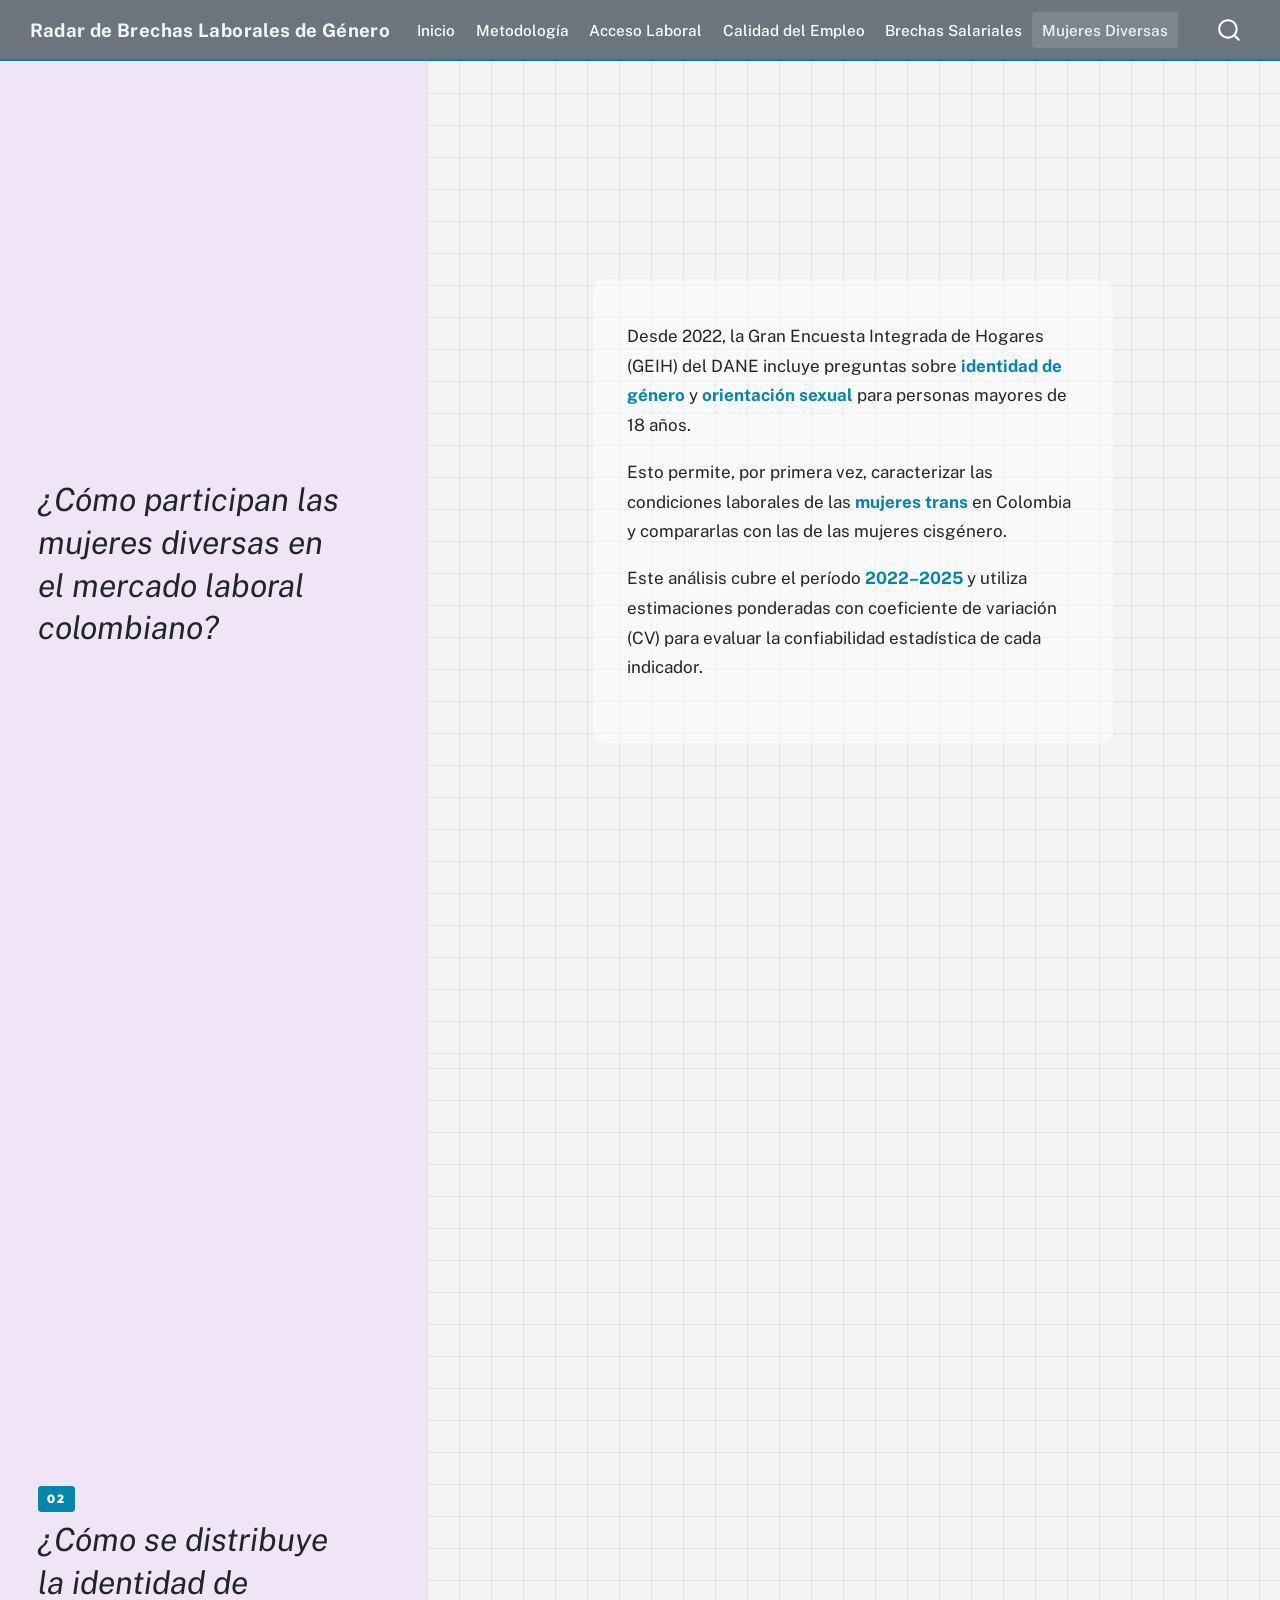
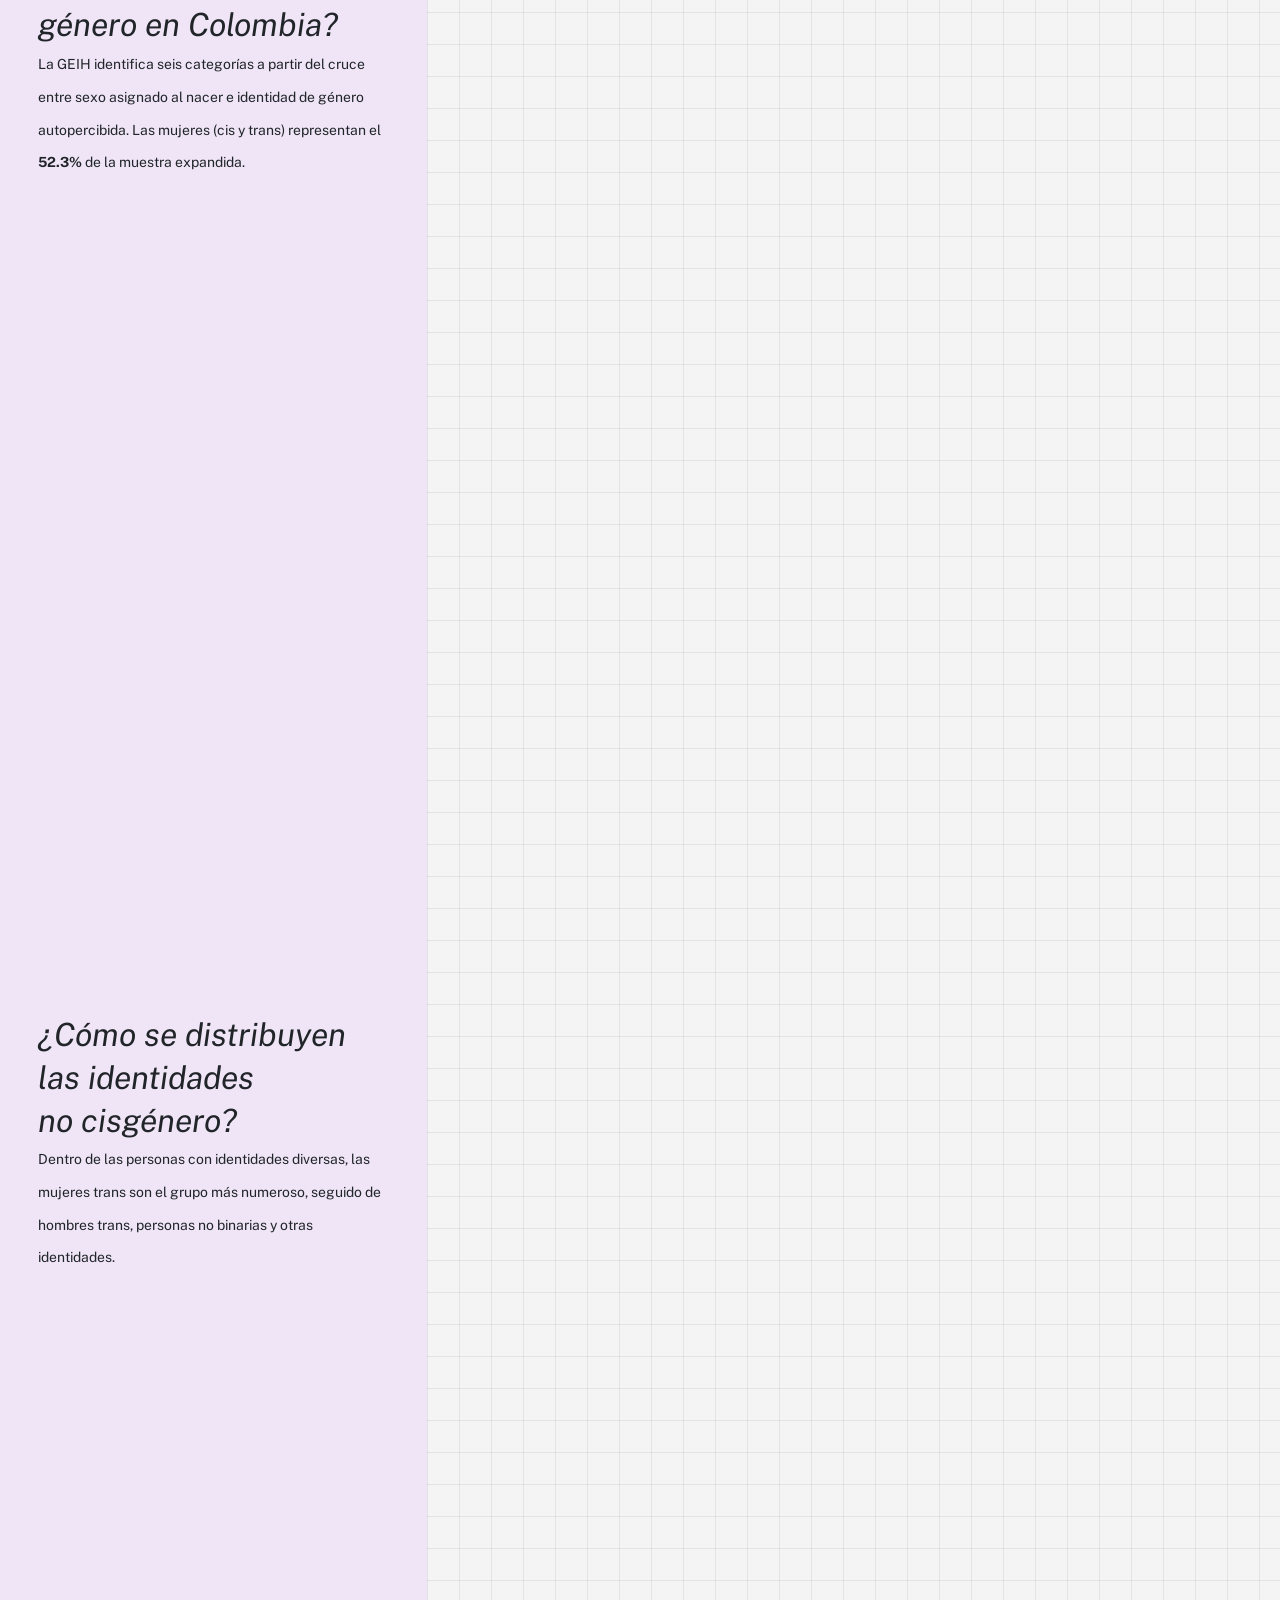
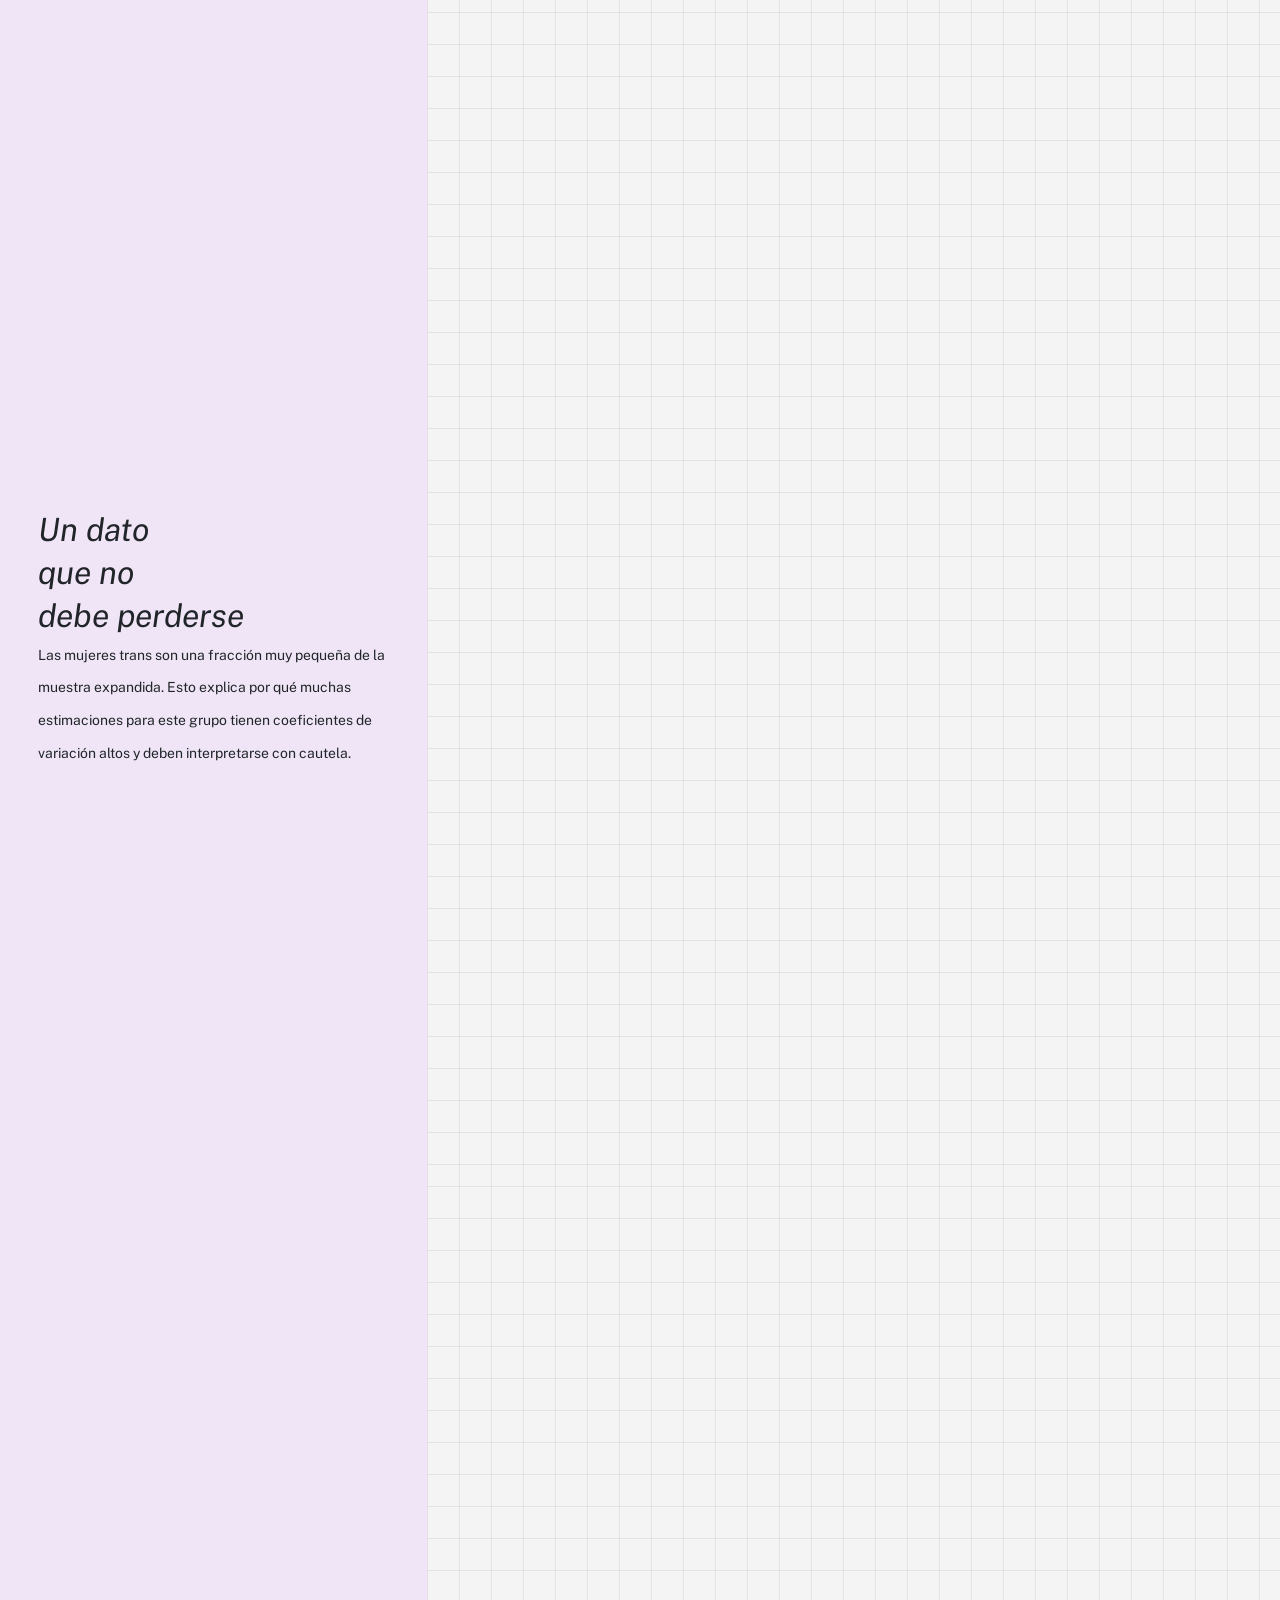
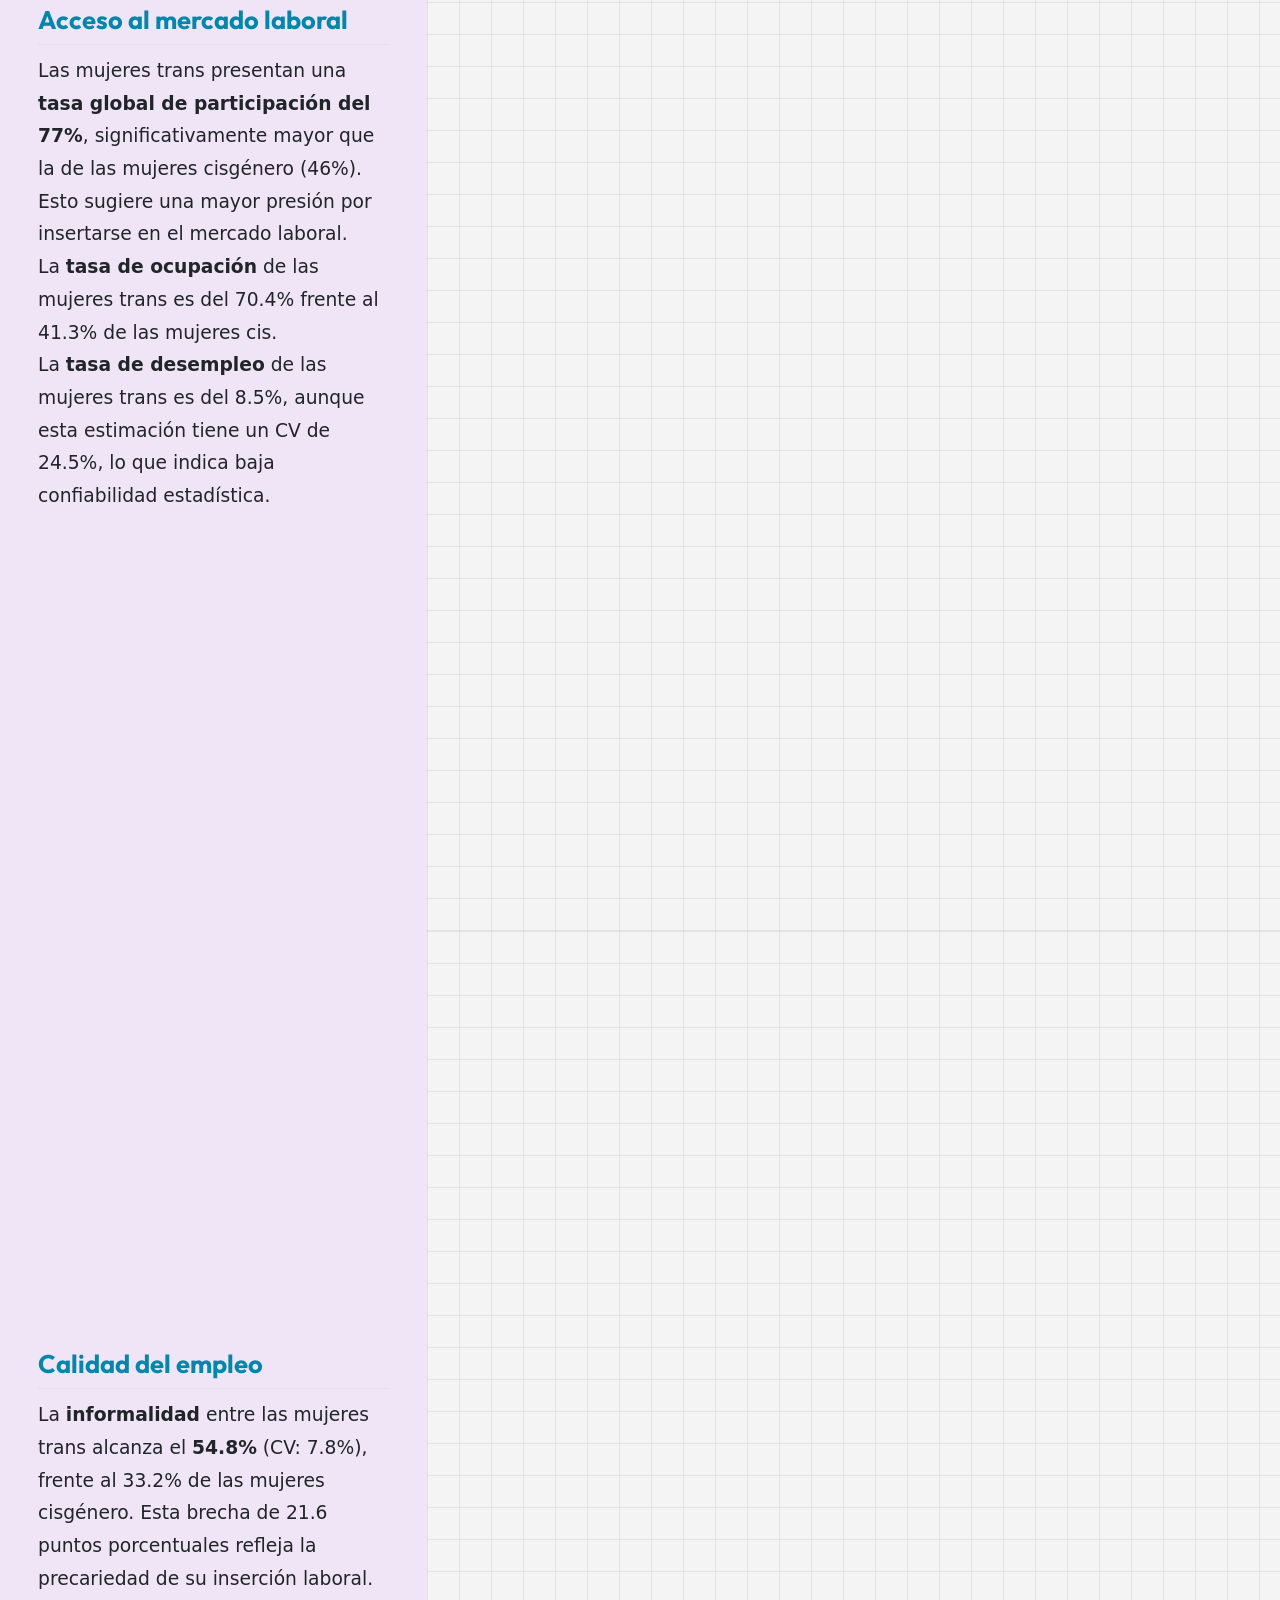
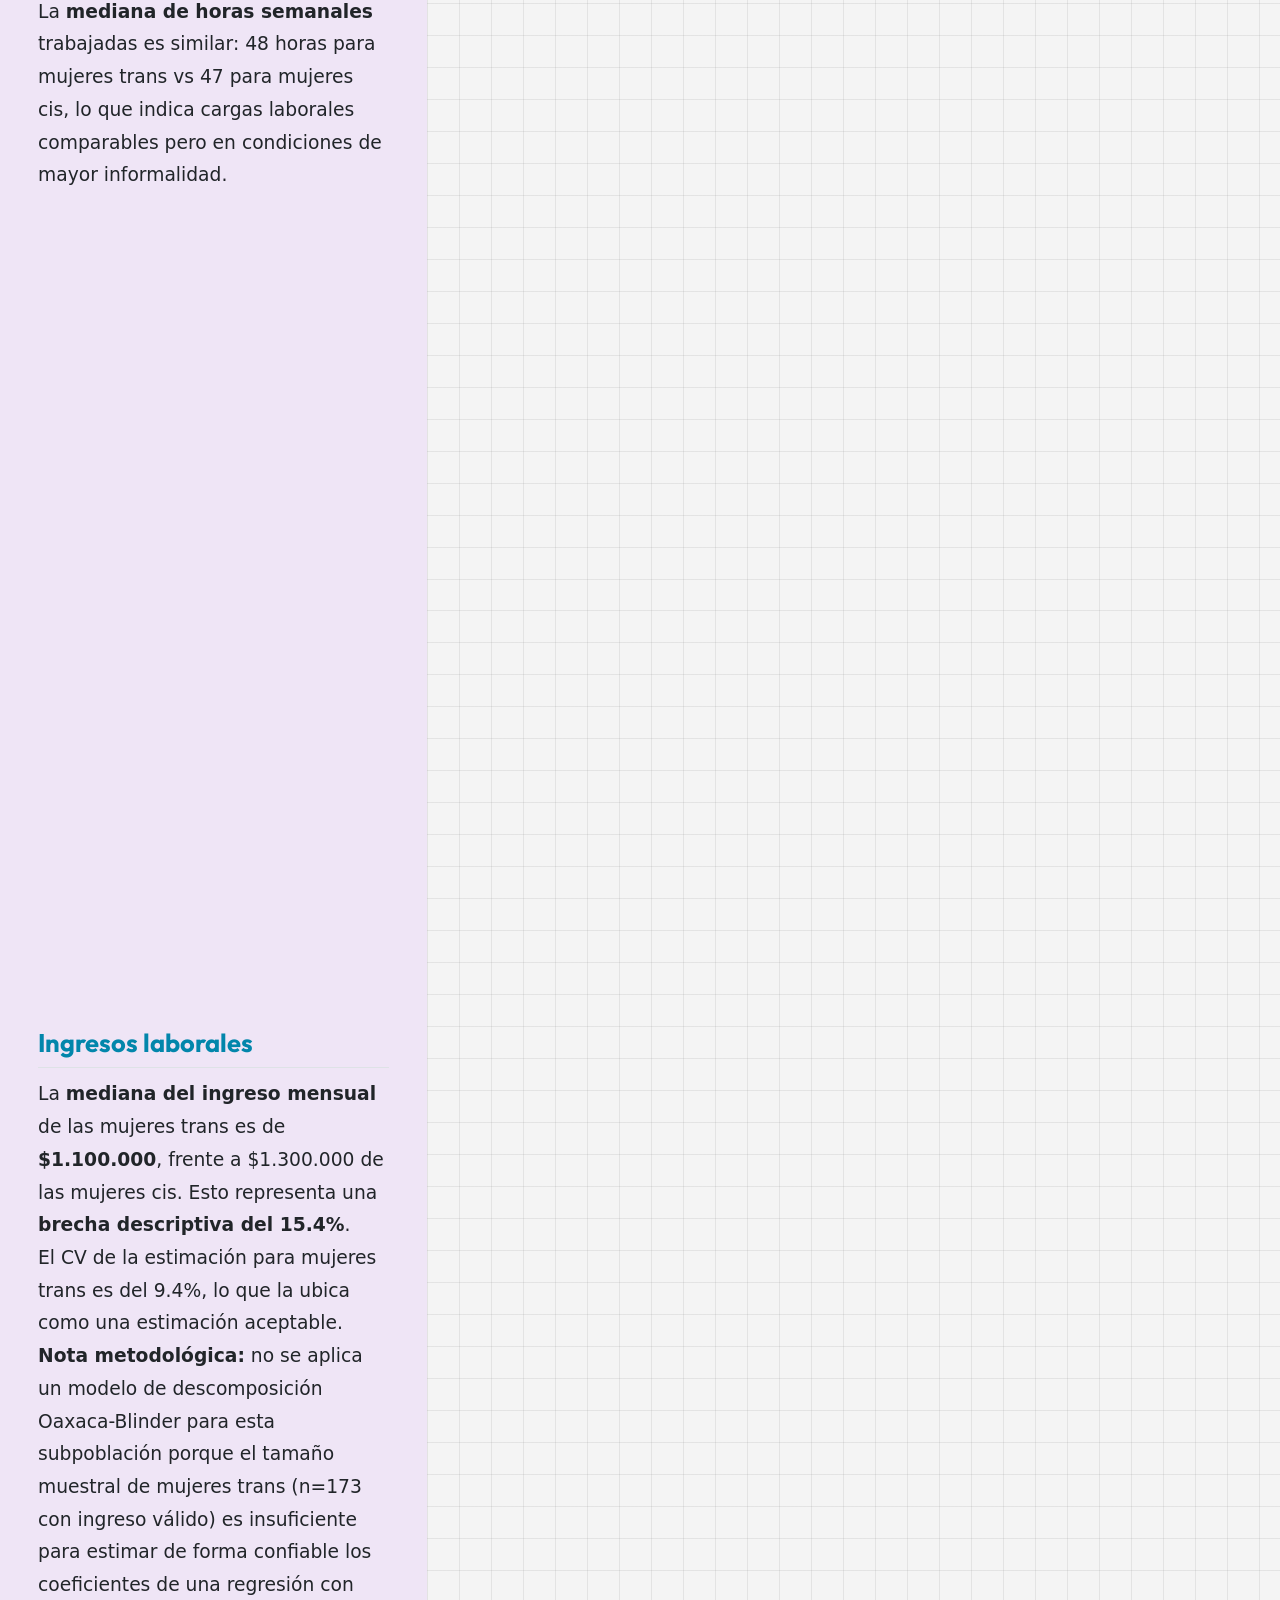
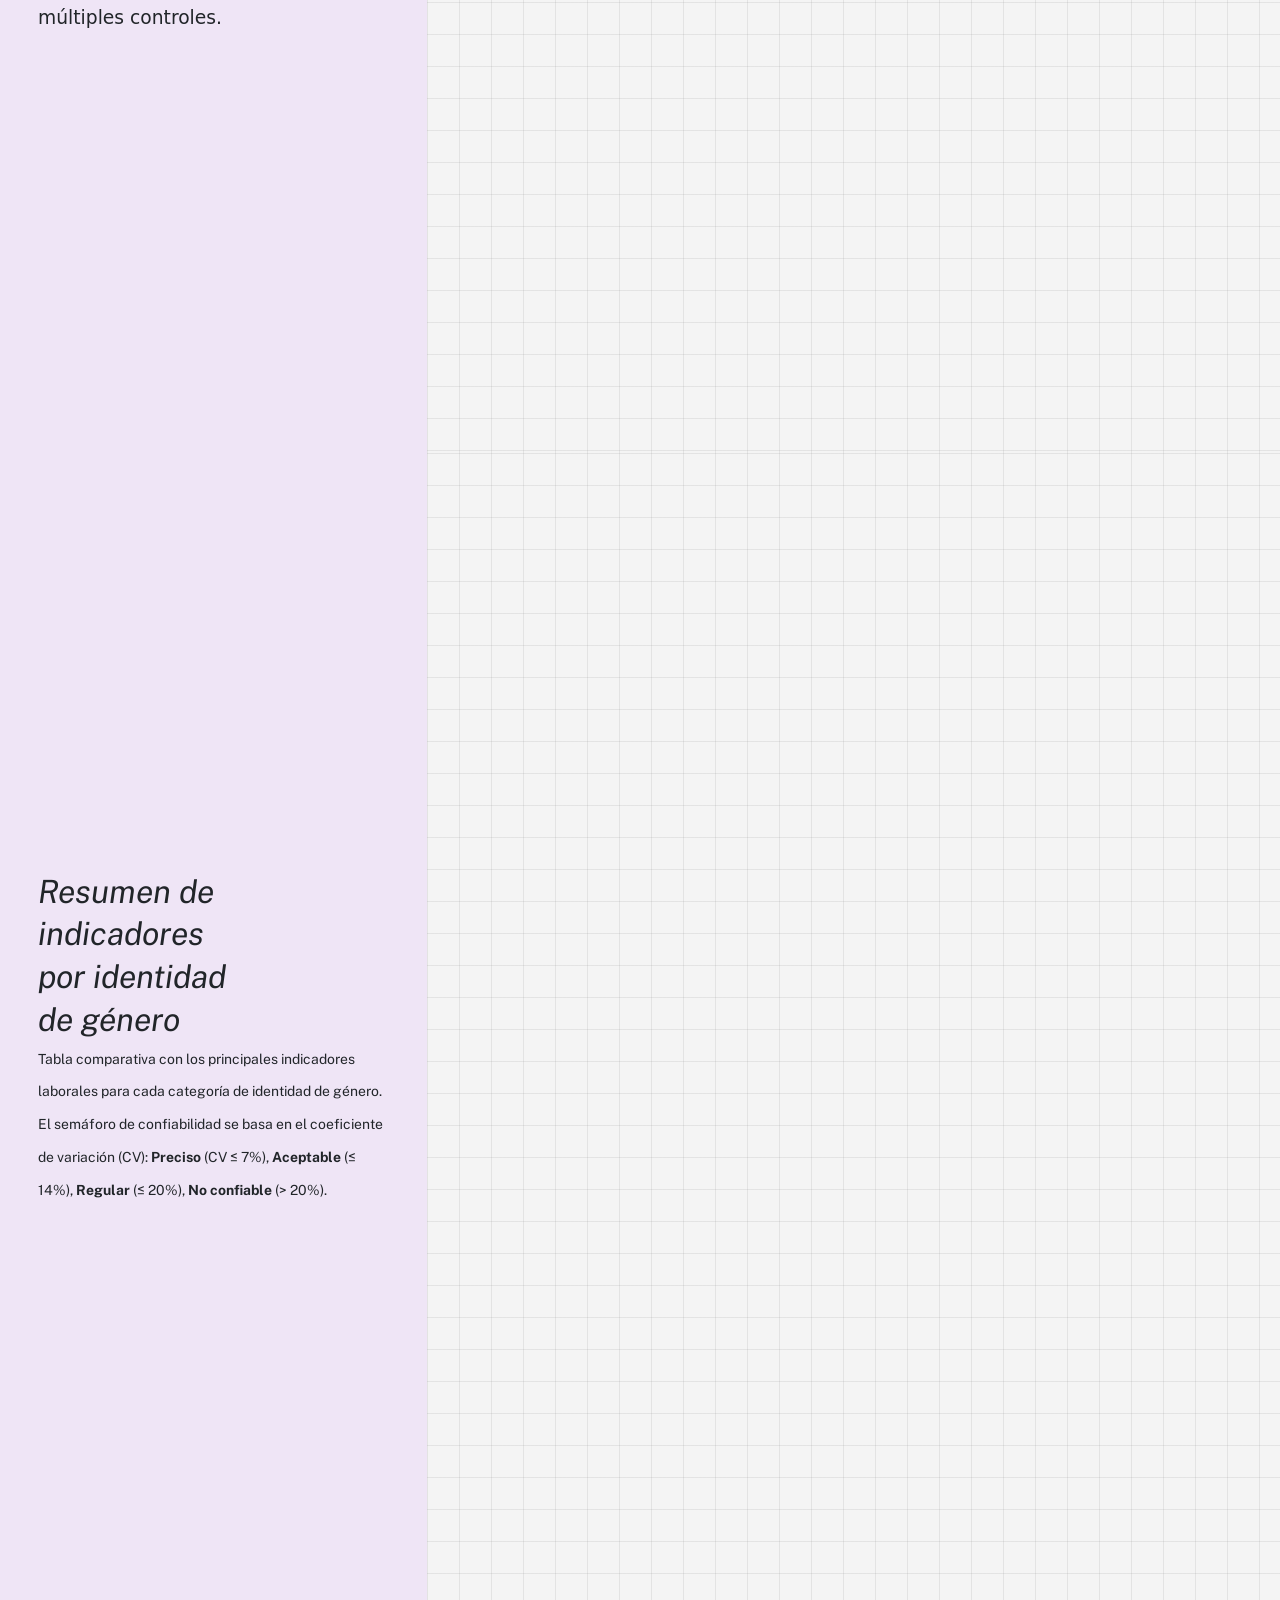
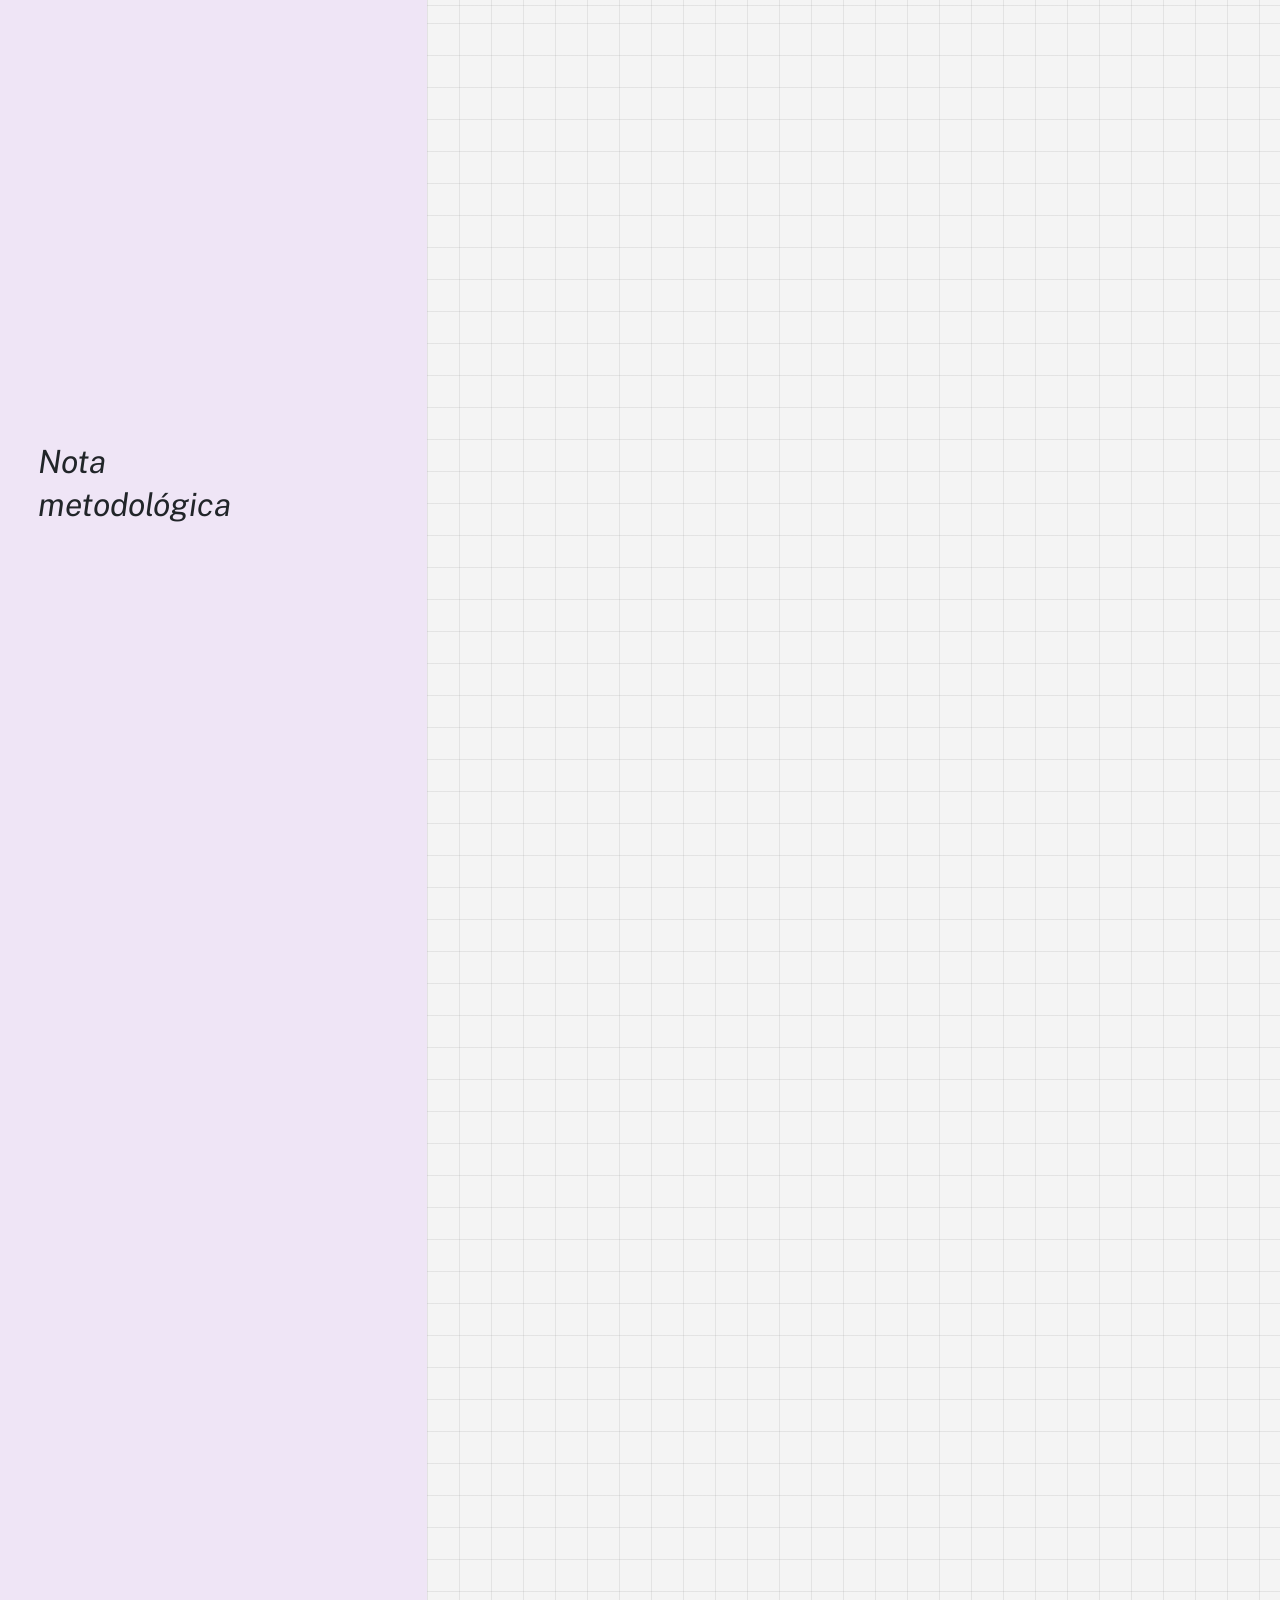
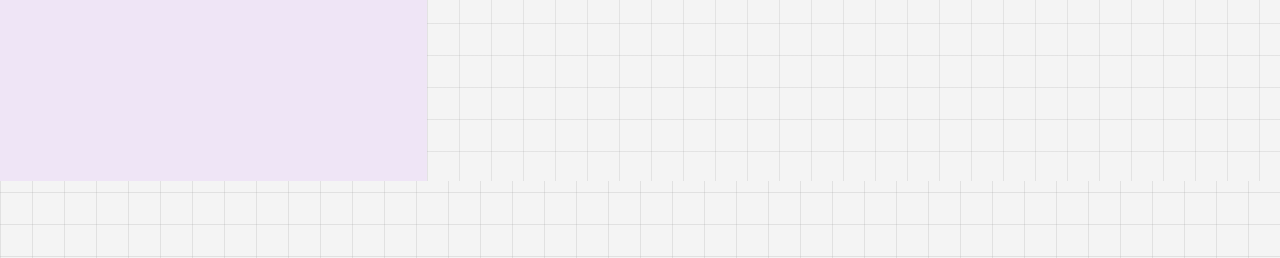
<file: p4_mujeres_diversas.html>
<!DOCTYPE html>
<html xmlns="http://www.w3.org/1999/xhtml" lang="en" xml:lang="en"><head>

<meta charset="utf-8">
<meta name="generator" content="quarto-1.9.36">

<meta name="viewport" content="width=device-width, initial-scale=1.0, user-scalable=yes">


<title>Mujeres diversas en el mercado laboral – Radar de Brechas Laborales de Género</title>
<style>
/* Default styles provided by pandoc.
** See https://pandoc.org/MANUAL.html#variables-for-html for config info.
*/
code{white-space: pre-wrap;}
span.smallcaps{font-variant: small-caps;}
div.columns{display: flex; gap: min(4vw, 1.5em);}
div.column{flex: auto; overflow-x: auto;}
div.hanging-indent{margin-left: 1.5em; text-indent: -1.5em;}
ul.task-list{list-style: none;}
ul.task-list li input[type="checkbox"] {
  width: 0.8em;
  margin: 0 0.8em 0.2em -1em; /* quarto-specific, see https://github.com/quarto-dev/quarto-cli/issues/4556 */ 
  vertical-align: middle;
}
</style>


<script src="site_libs/quarto-nav/quarto-nav.js"></script>
<script src="site_libs/quarto-nav/headroom.min.js"></script>
<script src="site_libs/clipboard/clipboard.min.js"></script>
<script src="site_libs/quarto-search/autocomplete.umd.js"></script>
<script src="site_libs/quarto-search/fuse.min.js"></script>
<script src="site_libs/quarto-search/quarto-search.js"></script>
<meta name="quarto:offset" content="./">
<script src="site_libs/quarto-html/quarto.js" type="module"></script>
<script src="site_libs/quarto-html/tabsets/tabsets.js" type="module"></script>
<script src="site_libs/quarto-html/popper.min.js"></script>
<script src="site_libs/quarto-html/tippy.umd.min.js"></script>
<script src="site_libs/quarto-html/anchor.min.js"></script>
<link href="site_libs/quarto-html/tippy.css" rel="stylesheet">
<link href="site_libs/quarto-html/quarto-syntax-highlighting-845c23b38eaddc0f92fda52bfe77a8c8.css" rel="stylesheet" id="quarto-text-highlighting-styles">
<script src="site_libs/bootstrap/bootstrap.min.js"></script>
<link href="site_libs/bootstrap/bootstrap-icons.css" rel="stylesheet">
<link href="site_libs/bootstrap/bootstrap-3a4b44a39f03e909d661b242735289e7.min.css" rel="stylesheet" append-hash="true" id="quarto-bootstrap" data-mode="light">
<script src="site_libs/quarto-contrib/intersection-observer-polyfill-1.0.0/intersection-observer.js"></script>
<script src="site_libs/quarto-contrib/scrollama-3.2.0/scrollama.min.js"></script>
<script src="site_libs/quarto-contrib/closeread-0.1.0/closeread.js"></script>
<script id="quarto-search-options" type="application/json">{
  "location": "navbar",
  "copy-button": false,
  "collapse-after": 3,
  "panel-placement": "end",
  "type": "overlay",
  "limit": 50,
  "keyboard-shortcut": [
    "f",
    "/",
    "s"
  ],
  "show-item-context": false,
  "language": {
    "search-no-results-text": "No results",
    "search-matching-documents-text": "matching documents",
    "search-copy-link-title": "Copy link to search",
    "search-hide-matches-text": "Hide additional matches",
    "search-more-match-text": "more match in this document",
    "search-more-matches-text": "more matches in this document",
    "search-clear-button-title": "Clear",
    "search-text-placeholder": "",
    "search-detached-cancel-button-title": "Cancel",
    "search-submit-button-title": "Submit",
    "search-label": "Search"
  }
}</script>
<link href="site_libs/htmltools-fill-0.5.9/fill.css" rel="stylesheet">

<script src="site_libs/htmlwidgets-1.6.4/htmlwidgets.js"></script>

<script src="site_libs/plotly-binding-4.12.0/plotly.js"></script>

<script src="site_libs/typedarray-0.1/typedarray.min.js"></script>

<script src="site_libs/jquery-3.5.1/jquery.min.js"></script>

<link href="site_libs/crosstalk-1.2.2/css/crosstalk.min.css" rel="stylesheet">

<script src="site_libs/crosstalk-1.2.2/js/crosstalk.min.js"></script>

<link href="site_libs/plotly-htmlwidgets-css-2.25.2/plotly-htmlwidgets.css" rel="stylesheet">

<script src="site_libs/plotly-main-2.25.2/plotly-latest.min.js"></script>

<meta cr-debug-mode="false">
<meta cr-remove-header-space="true">


<link rel="stylesheet" href="site_libs\quarto-contrib\quarto-project\qmd-lab\closeread\closeread.css">
<link rel="stylesheet" href="styles/equilab.css">
</head>

<body class="nav-fixed quarto-light">

<div id="quarto-search-results"></div>
  <header id="quarto-header" class="headroom fixed-top">
    <nav class="navbar navbar-expand-lg " data-bs-theme="dark">
      <div class="navbar-container container-fluid">
      <div class="navbar-brand-container mx-auto">
    <a class="navbar-brand" href="./index.html">
    <span class="navbar-title">Radar de Brechas Laborales de Género</span>
    </a>
  </div>
            <div id="quarto-search" class="" title="Search"></div>
          <button class="navbar-toggler" type="button" data-bs-toggle="collapse" data-bs-target="#navbarCollapse" aria-controls="navbarCollapse" role="menu" aria-expanded="false" aria-label="Toggle navigation" onclick="if (window.quartoToggleHeadroom) { window.quartoToggleHeadroom(); }">
  <span class="navbar-toggler-icon"></span>
</button>
          <div class="collapse navbar-collapse" id="navbarCollapse">
            <ul class="navbar-nav navbar-nav-scroll me-auto">
  <li class="nav-item">
    <a class="nav-link" href="./index.html"> 
<span class="menu-text">Inicio</span></a>
  </li>  
  <li class="nav-item">
    <a class="nav-link" href="./metodologia.html"> 
<span class="menu-text">Metodología</span></a>
  </li>  
  <li class="nav-item">
    <a class="nav-link" href="./p1_acceso.html"> 
<span class="menu-text">Acceso Laboral</span></a>
  </li>  
  <li class="nav-item">
    <a class="nav-link" href="./p2_calidad.html"> 
<span class="menu-text">Calidad del Empleo</span></a>
  </li>  
  <li class="nav-item">
    <a class="nav-link" href="./p3_salariales.html"> 
<span class="menu-text">Brechas Salariales</span></a>
  </li>  
  <li class="nav-item">
    <a class="nav-link active" href="./p4_mujeres_diversas.html" aria-current="page"> 
<span class="menu-text">Mujeres Diversas</span></a>
  </li>  
</ul>
          </div> <!-- /navcollapse -->
            <div class="quarto-navbar-tools">
</div>
      </div> <!-- /container-fluid -->
    </nav>
</header>
<!-- content -->
<div id="quarto-content" class="quarto-container page-columns page-rows-contents page-layout-full page-navbar">
<!-- sidebar -->
<!-- margin-sidebar -->
    
<!-- main -->
<main class="content column-page" id="quarto-document-content">
      <!-- user-provided yaml closeread style options -->
      <style>
        :root {
          --cr-narrative-border-radius: 5px;
--cr-narrative-font-size: 1.1rem;
--cr-narrative-sidebar-width: minmax(380px, 1fr);
--cr-narrative-font-family: ‘Public Sans’, ‘Segoe UI’, system-ui, sans-serif;
--cr-section-background-color: #f4f4f4;
--cr-narrative-text-color-sidebar: #212529;
--cr-narrative-background-color-sidebar: #f4f4f4;
        }
      </style>
    

<header id="title-block-header" class="quarto-title-block default">
<div class="quarto-title">
<h1 class="title">Mujeres diversas en el mercado laboral</h1>
</div>



<div class="quarto-title-meta column-page">

    
  
    
  </div>
  


</header>


<!-- ═══════════════════════════════════════════════════════════
     SECCION 1: INTRODUCCION
     ═══════════════════════════════════════════════════════════ -->
<div class="cr-section lila-section cr-column-screen sidebar-left">
<div class="narrative-col">
<div class="trigger new-trigger" data-focus-on="cr-intro">
<div class="narrative">
<p><span class="eq-sidebar-titulo"><em>¿Cómo participan las<br>
mujeres diversas en<br>
el mercado laboral<br>
colombiano?</em></span></p>
</div>
</div>
</div>
<div class="sticky-col">
<div class="sticky-col-stack">
<div id="cr-intro" class="sticky">
<div class="eq-hicimos-texto">
  <p>Desde 2022, la Gran Encuesta Integrada de Hogares (GEIH)
  del DANE incluye preguntas sobre <strong>identidad de género</strong>
  y <strong>orientación sexual</strong> para personas mayores de 18 años.</p>
  <p>Esto permite, por primera vez, caracterizar las condiciones laborales
  de las <strong>mujeres trans</strong> en Colombia y compararlas con las
  de las mujeres cisgénero.</p>
  <p>Este análisis cubre el período <strong>2022–2025</strong> y utiliza
  estimaciones ponderadas con coeficiente de variación (CV) para evaluar
  la confiabilidad estadística de cada indicador.</p>
</div>
</div>
</div>
</div>
</div>
<!-- ═══════════════════════════════════════════════════════════
     SECCION 2: PANORAMA — distribucion de identidad de genero
     ═══════════════════════════════════════════════════════════ -->
<div class="cr-section lila-section cr-column-screen sidebar-left">
<div class="narrative-col">
<div class="trigger new-trigger" data-focus-on="cr-pie1">
<div class="narrative">
<p><span class="p4-seccion-num">02</span></p>
<p><span class="eq-sidebar-titulo"><em>¿Cómo se distribuye<br>
la identidad de<br>
género en Colombia?</em></span></p>
<p><span class="eq-sidebar-sub">La GEIH identifica seis categorías a partir del cruce entre sexo asignado al nacer e identidad de género autopercibida. Las mujeres (cis y trans) representan el <strong>52.3%</strong> de la muestra expandida.</span></p>
</div>
</div>
<div class="trigger new-trigger" data-focus-on="cr-pie2">
<div class="narrative">
<p><span class="eq-sidebar-titulo"><em>¿Cómo se distribuyen<br>
las identidades<br>
no cisgénero?</em></span></p>
<p><span class="eq-sidebar-sub">Dentro de las personas con identidades diversas, las mujeres trans son el grupo más numeroso, seguido de hombres trans, personas no binarias y otras identidades.</span></p>
</div>
</div>
<div class="trigger new-trigger" data-focus-on="cr-zoom">
<div class="narrative">
<p><span class="eq-sidebar-titulo"><em>Un dato<br>
que no<br>
debe perderse</em></span></p>
<p><span class="eq-sidebar-sub">Las mujeres trans son una fracción muy pequeña de la muestra expandida. Esto explica por qué muchas estimaciones para este grupo tienen coeficientes de variación altos y deben interpretarse con cautela.</span></p>
</div>
</div>
</div>
<div class="sticky-col">
<div class="sticky-col-stack">
<div id="cr-pie1" class="sticky">
<div class="cell">
<div class="cell-output-display">
<div style="background:#ffffff; border-radius:14px; border:1px solid #d0d0d0; padding:8px; overflow:hidden;">
<div class="plotly html-widget html-fill-item" id="htmlwidget-5dbe4ea02fef2fa945a5" style="width:100%;height:400px;"></div>
<script type="application/json" data-for="htmlwidget-5dbe4ea02fef2fa945a5">{"x":{"visdat":{"62dccdc41ed":["function () ","plotlyVisDat"]},"cur_data":"62dccdc41ed","attrs":{"62dccdc41ed":{"labels":{},"values":{},"text":{},"marker":{"colors":{},"line":{"color":"#ffffff","width":2}},"textinfo":"percent","textfont":{"size":13,"family":"Public Sans"},"hoverinfo":"text","showlegend":false,"alpha_stroke":1,"sizes":[10,100],"spans":[1,20],"type":"pie"}},"layout":{"margin":{"b":20,"l":20,"t":50,"r":20},"title":{"text":"Distribución: Mujeres y el resto de identidades","font":{"size":13,"family":"Public Sans","color":"#333333"},"x":0.5,"xanchor":"center"},"paper_bgcolor":"#ffffff","plot_bgcolor":"#ffffff","hovermode":"closest","showlegend":true},"source":"A","config":{"modeBarButtonsToAdd":["hoverclosest","hovercompare"],"showSendToCloud":false},"data":[{"labels":["Mujeres (cis y trans)","Resto de identidades"],"values":[937642381.60248971,853720895.31348836],"text":["<b>Mujeres (cis y trans)<\/b><br>937.642.382 personas","<b>Resto de identidades<\/b><br>853.720.895 personas"],"marker":{"color":"rgba(31,119,180,1)","colors":["#6b2d50","#6c757d"],"line":{"color":"#ffffff","width":2}},"textinfo":"percent","textfont":{"size":13,"family":"Public Sans"},"hoverinfo":["text","text"],"showlegend":false,"type":"pie","frame":null}],"highlight":{"on":"plotly_click","persistent":false,"dynamic":false,"selectize":false,"opacityDim":0.20000000000000001,"selected":{"opacity":1},"debounce":0},"shinyEvents":["plotly_hover","plotly_click","plotly_selected","plotly_relayout","plotly_brushed","plotly_brushing","plotly_clickannotation","plotly_doubleclick","plotly_deselect","plotly_afterplot","plotly_sunburstclick"],"base_url":"https://plot.ly"},"evals":[],"jsHooks":[]}</script>
</div>
</div>
</div>
</div>
<div id="cr-pie2" class="sticky">
<div class="cell">
<div class="cell-output-display">
<div style="background:#ffffff; border-radius:14px; border:1px solid #d0d0d0; padding:8px; overflow:hidden;">
<div class="plotly html-widget html-fill-item" id="htmlwidget-1f87d5a9f832a27b51c2" style="width:100%;height:400px;"></div>
<script type="application/json" data-for="htmlwidget-1f87d5a9f832a27b51c2">{"x":{"visdat":{"62dc3e096c10":["function () ","plotlyVisDat"]},"cur_data":"62dc3e096c10","attrs":{"62dc3e096c10":{"labels":{},"values":{},"text":{},"marker":{"colors":{},"line":{"color":"#ffffff","width":2}},"textinfo":"percent","textfont":{"size":13,"family":"Public Sans"},"hoverinfo":"text","showlegend":false,"alpha_stroke":1,"sizes":[10,100],"spans":[1,20],"type":"pie"}},"layout":{"margin":{"b":20,"l":20,"t":50,"r":20},"title":{"text":"Personas con identidad de género diversa","font":{"size":13,"family":"Public Sans","color":"#333333"},"x":0.5,"xanchor":"center"},"paper_bgcolor":"#ffffff","plot_bgcolor":"#ffffff","hovermode":"closest","showlegend":true},"source":"A","config":{"modeBarButtonsToAdd":["hoverclosest","hovercompare"],"showSendToCloud":false},"data":[{"labels":["Hombre trans","Mujer trans","No binario","Otra identidad"],"values":[344766.67679052701,430385.074998667,708814.19534822996,491610.76685545599],"text":["<b>Hombre trans<\/b><br>344.767 personas","<b>Mujer trans<\/b><br>430.385 personas","<b>No binario<\/b><br>708.814 personas","<b>Otra identidad<\/b><br>491.611 personas"],"marker":{"color":"rgba(31,119,180,1)","colors":["#6b2d50","#0086ab","#6c757d","#4a6b7a"],"line":{"color":"#ffffff","width":2}},"textinfo":"percent","textfont":{"size":13,"family":"Public Sans"},"hoverinfo":["text","text","text","text"],"showlegend":false,"type":"pie","frame":null}],"highlight":{"on":"plotly_click","persistent":false,"dynamic":false,"selectize":false,"opacityDim":0.20000000000000001,"selected":{"opacity":1},"debounce":0},"shinyEvents":["plotly_hover","plotly_click","plotly_selected","plotly_relayout","plotly_brushed","plotly_brushing","plotly_clickannotation","plotly_doubleclick","plotly_deselect","plotly_afterplot","plotly_sunburstclick"],"base_url":"https://plot.ly"},"evals":[],"jsHooks":[]}</script>
</div>
</div>
</div>
</div>
<div id="cr-zoom" class="sticky">
<div class="cell">
<div class="cell-output-display">

<div style="display:flex; justify-content:center; align-items:center; height:320px;">
  <div style="background:#f5f5f5; border-radius:16px; box-shadow:0 0 0 1px #d8d8d8;
              padding:44px 48px; text-align:center; max-width:340px;">
    <div style="color:#6c757d; font-size:0.85rem; font-family:Public Sans,sans-serif;
                margin-bottom:10px; letter-spacing:0.03em;">
      Mujeres trans en la muestra
    </div>
    <div style="color:#0086ab; font-size:4rem; font-weight:700;
                font-family:Public Sans,sans-serif; line-height:1;">
      0.02%
    </div>
    <div style="color:#6c757d; font-size:0.78rem; font-family:Public Sans,sans-serif;
                margin-top:14px;">
      de la muestra expandida GEIH 2022–2025
    </div>
  </div>
</div>

</div>
</div>
</div>
</div>
</div>
</div>
<!-- ═══════════════════════════════════════════════════════════
     SECCION 3: ACCESO AL MERCADO LABORAL
     ═══════════════════════════════════════════════════════════ -->
<div class="cr-section lila-section cr-column-screen sidebar-left">
<div class="narrative-col">
<div class="trigger new-trigger" data-focus-on="cr-acceso">
<section id="acceso-al-mercado-laboral" class="level2 narrative">
<h2 class="anchored" data-anchor-id="acceso-al-mercado-laboral">Acceso al mercado laboral</h2>
<p>Las mujeres trans presentan una <strong>tasa global de participación del 77%</strong>, significativamente mayor que la de las mujeres cisgénero (46%). Esto sugiere una mayor presión por insertarse en el mercado laboral.</p>
<p>La <strong>tasa de ocupación</strong> de las mujeres trans es del 70.4% frente al 41.3% de las mujeres cis.</p>
<p>La <strong>tasa de desempleo</strong> de las mujeres trans es del 8.5%, aunque esta estimación tiene un CV de 24.5%, lo que indica baja confiabilidad estadística.</p>
</section>
</div>
</div>
<div class="sticky-col">
<div class="sticky-col-stack">
<div id="cr-acceso" class="sticky">
<div class="cell">
<div class="cell-output-display">
<div style="background:#ffffff; border-radius:14px; border:1px solid #d0d0d0; padding:8px; overflow:hidden;">
<div class="plotly html-widget html-fill-item" id="htmlwidget-92932ae07fcb89b8cd7b" style="width:100%;height:400px;"></div>
<script type="application/json" data-for="htmlwidget-92932ae07fcb89b8cd7b">{"x":{"data":[{"orientation":"v","width":[0.30000000000000004,0.29999999999999982,0.29999999999999982],"base":[0,0,0],"x":[0.82499999999999996,1.825,2.8250000000000002],"y":[46,41.299999999999997,10.1],"text":["Mujer cis<br />Participación<br />(TGP): 46%<br />CV: 0.2% (Preciso)","Mujer cis<br />Ocupación<br />(TO): 41.3%<br />CV: 0.2% (Preciso)","Mujer cis<br />Desempleo<br />(TD): 10.1%<br />CV: 0.6% (Preciso)"],"type":"bar","textposition":"none","marker":{"autocolorscale":false,"color":"rgba(107,45,80,1)","line":{"width":1.8897637795275593,"color":"transparent"}},"name":"Mujer cis","legendgroup":"Mujer cis","showlegend":true,"xaxis":"x","yaxis":"y","hoverinfo":"text","frame":null},{"orientation":"v","width":[0.30000000000000027,0.29999999999999982,0.29999999999999982],"base":[0,0,0],"x":[1.175,2.1749999999999998,3.1749999999999998],"y":[77,70.400000000000006,8.5],"text":["Mujer trans<br />Participación<br />(TGP): 77%<br />CV: 3.7% (Preciso)","Mujer trans<br />Ocupación<br />(TO): 70.4%<br />CV: 4.3% (Preciso)","Mujer trans<br />Desempleo<br />(TD): 8.5%<br />CV: 24.5% (No confiable)"],"type":"bar","textposition":"none","marker":{"autocolorscale":false,"color":"rgba(0,134,171,1)","line":{"width":1.8897637795275593,"color":"transparent"}},"name":"Mujer trans","legendgroup":"Mujer trans","showlegend":true,"xaxis":"x","yaxis":"y","hoverinfo":"text","frame":null},{"x":[0.82499999999999996,1.825,2.8250000000000002],"y":[48.5,43.799999999999997,12.6],"text":["46%","41.3%","10.1%"],"hovertext":["Mujer cis<br />Participación<br />(TGP): 46%<br />CV: 0.2% (Preciso)","Mujer cis<br />Ocupación<br />(TO): 41.3%<br />CV: 0.2% (Preciso)","Mujer cis<br />Desempleo<br />(TD): 10.1%<br />CV: 0.6% (Preciso)"],"textfont":{"size":11.338582677165356,"color":"rgba(51,51,51,1)"},"type":"scatter","mode":"text","hoveron":"points","name":"Mujer cis","legendgroup":"Mujer cis","showlegend":false,"xaxis":"x","yaxis":"y","hoverinfo":"text","frame":null},{"x":[1.175,2.1749999999999998,3.1749999999999998],"y":[79.5,72.900000000000006,11],"text":["77%","70.4%","8.5%*"],"hovertext":["Mujer trans<br />Participación<br />(TGP): 77%<br />CV: 3.7% (Preciso)","Mujer trans<br />Ocupación<br />(TO): 70.4%<br />CV: 4.3% (Preciso)","Mujer trans<br />Desempleo<br />(TD): 8.5%<br />CV: 24.5% (No confiable)"],"textfont":{"size":11.338582677165356,"color":"rgba(51,51,51,1)"},"type":"scatter","mode":"text","hoveron":"points","name":"Mujer trans","legendgroup":"Mujer trans","showlegend":false,"xaxis":"x","yaxis":"y","hoverinfo":"text","frame":null}],"layout":{"margin":{"t":40,"r":7.3059360730593612,"b":22.648401826484026,"l":37.260273972602747},"paper_bgcolor":"#ffffff","font":{"color":"rgba(0,0,0,1)","family":"Public Sans","size":14.611872146118724},"xaxis":{"domain":[0,1],"automargin":true,"type":"linear","autorange":false,"range":[0.40000000000000002,3.6000000000000001],"tickmode":"array","ticktext":["Participación<br />(TGP)","Ocupación<br />(TO)","Desempleo<br />(TD)"],"tickvals":[1,2,3],"categoryorder":"array","categoryarray":["Participación<br />(TGP)","Ocupación<br />(TO)","Desempleo<br />(TD)"],"nticks":null,"ticks":"","tickcolor":null,"ticklen":3.6529680365296811,"tickwidth":0,"showticklabels":true,"tickfont":{"color":"rgba(77,77,77,1)","family":"Public Sans","size":11.689497716894984},"tickangle":-0,"showline":false,"linecolor":null,"linewidth":0,"showgrid":true,"gridcolor":"rgba(235,235,235,1)","gridwidth":0.66417600664176002,"zeroline":false,"anchor":"y","title":{"text":"","font":{"color":"rgba(0,0,0,1)","family":"Public Sans","size":14.611872146118724}},"hoverformat":".2f"},"yaxis":{"domain":[0,1],"automargin":true,"type":"linear","autorange":false,"range":[0,95.400000000000006],"tickmode":"array","ticktext":["0","25","50","75"],"tickvals":[0,24.999999999999996,49.999999999999993,75],"categoryorder":"array","categoryarray":["0","25","50","75"],"nticks":null,"ticks":"","tickcolor":null,"ticklen":3.6529680365296806,"tickwidth":0,"showticklabels":true,"tickfont":{"color":"rgba(77,77,77,1)","family":"Public Sans","size":11.68949771689498},"tickangle":-0,"showline":false,"linecolor":null,"linewidth":0,"showgrid":true,"gridcolor":"rgba(235,235,235,1)","gridwidth":0.66417600664176002,"zeroline":false,"anchor":"x","title":{"text":"Porcentaje (%)","font":{"color":"rgba(0,0,0,1)","family":"Public Sans","size":14.611872146118724}},"hoverformat":".2f"},"shapes":[],"showlegend":true,"legend":{"bgcolor":null,"bordercolor":null,"borderwidth":0,"font":{"color":"rgba(0,0,0,1)","family":"Public Sans","size":11.689497716894984},"orientation":"h","x":0.20000000000000001,"y":1.1000000000000001,"xanchor":"center","yanchor":"bottom","title":{"text":"","font":{"color":"rgba(0,0,0,1)","family":"Public Sans","size":14.611872146118724}}},"hovermode":"closest","barmode":"relative","plot_bgcolor":"#ffffff"},"config":{"doubleClick":"reset","modeBarButtonsToAdd":["hoverclosest","hovercompare"],"showSendToCloud":false},"source":"A","attrs":{"62dc55f570a3":{"x":{},"y":{},"fill":{},"text":{},"type":"bar"},"62dc55ee2efb":{"x":{},"y":{},"fill":{},"text":{},"label":{}}},"cur_data":"62dc55f570a3","visdat":{"62dc55f570a3":["function (y) ","x"],"62dc55ee2efb":["function (y) ","x"]},"highlight":{"on":"plotly_click","persistent":false,"dynamic":false,"selectize":false,"opacityDim":0.20000000000000001,"selected":{"opacity":1},"debounce":0},"shinyEvents":["plotly_hover","plotly_click","plotly_selected","plotly_relayout","plotly_brushed","plotly_brushing","plotly_clickannotation","plotly_doubleclick","plotly_deselect","plotly_afterplot","plotly_sunburstclick"],"base_url":"https://plot.ly"},"evals":[],"jsHooks":[]}</script>
</div>
</div>
</div>
</div>
</div>
</div>
</div>
<!-- ═══════════════════════════════════════════════════════════
     SECCION 4: CALIDAD DEL EMPLEO
     ═══════════════════════════════════════════════════════════ -->
<div class="cr-section lila-section cr-column-screen sidebar-left">
<div class="narrative-col">
<div class="trigger new-trigger" data-focus-on="cr-calidad">
<section id="calidad-del-empleo" class="level2 narrative">
<h2 class="anchored" data-anchor-id="calidad-del-empleo">Calidad del empleo</h2>
<p>La <strong>informalidad</strong> entre las mujeres trans alcanza el <strong>54.8%</strong> (CV: 7.8%), frente al 33.2% de las mujeres cisgénero. Esta brecha de 21.6 puntos porcentuales refleja la precariedad de su inserción laboral.</p>
<p>La <strong>mediana de horas semanales</strong> trabajadas es similar: 48 horas para mujeres trans vs 47 para mujeres cis, lo que indica cargas laborales comparables pero en condiciones de mayor informalidad.</p>
</section>
</div>
</div>
<div class="sticky-col">
<div class="sticky-col-stack">
<div id="cr-calidad" class="sticky">
<div class="cell">
<div class="cell-output-display">
<div style="background:#ffffff; border-radius:14px; border:1px solid #d0d0d0; padding:8px; overflow:hidden;">
<div class="plotly html-widget html-fill-item" id="htmlwidget-9777641e25e5f496410e" style="width:100%;height:400px;"></div>
<script type="application/json" data-for="htmlwidget-9777641e25e5f496410e">{"x":{"data":[{"orientation":"h","width":[0.29999999999999982,0.29999999999999982,0.29999999999999982,0.30000000000000004,0.29999999999999893,0.29999999999999893,0.59999999999999964],"base":[0,0,0,0,0,0,0],"x":[32.100000000000001,7.0999999999999996,5.5999999999999996,52,0.69999999999999996,2.1000000000000001,0.40000000000000002],"y":[1.825,3.8250000000000002,2.8250000000000002,0.82499999999999996,6.8250000000000002,4.8250000000000002,6],"text":["Mujer cis<br />Cuenta propia<br />32.1% (n=185112)","Mujer cis<br />Empleado domestico<br />7.1% (n=40369)","Mujer cis<br />Empleado gobierno<br />5.6% (n=38965)","Mujer cis<br />Empleado particular<br />52% (n=249908)","Mujer cis<br />Jornalero / Sin remun.<br />0.7% (n=2241)","Mujer cis<br />Patron o empleador<br />2.1% (n=9908)","Mujer cis<br />Trab. familiar sin pago<br />0.4% (n=1989)"],"type":"bar","textposition":"none","marker":{"autocolorscale":false,"color":"rgba(107,45,80,1)","line":{"width":1.8897637795275593,"color":"transparent"}},"name":"Mujer cis","legendgroup":"Mujer cis","showlegend":true,"xaxis":"x","yaxis":"y","hoverinfo":"text","frame":null},{"orientation":"h","width":[0.29999999999999982,0.29999999999999893,0.29999999999999982,0.30000000000000027,0.29999999999999893,0.29999999999999893],"base":[0,0,0,0,0,0],"x":[51.700000000000003,2.3999999999999999,1.7,39.700000000000003,3.1000000000000001,1.3],"y":[2.1749999999999998,4.1749999999999998,3.1749999999999998,1.175,7.1749999999999998,5.1749999999999998],"text":["Mujer trans<br />Cuenta propia<br />51.7% (n=211)","Mujer trans<br />Empleado domestico<br />2.4% (n=9)","Mujer trans<br />Empleado gobierno<br />1.7% (n=21)","Mujer trans<br />Empleado particular<br />39.7% (n=137)","Mujer trans<br />Jornalero / Sin remun.<br />3.1% (n=9)","Mujer trans<br />Patron o empleador<br />1.3% (n=6)"],"type":"bar","textposition":"none","marker":{"autocolorscale":false,"color":"rgba(0,134,171,1)","line":{"width":1.8897637795275593,"color":"transparent"}},"name":"Mujer trans","legendgroup":"Mujer trans","showlegend":true,"xaxis":"x","yaxis":"y","hoverinfo":"text","frame":null}],"layout":{"margin":{"t":23.30593607305936,"r":7.3059360730593612,"b":37.260273972602747,"l":145.38812785388131},"paper_bgcolor":"#ffffff","font":{"color":"rgba(0,0,0,1)","family":"Public Sans","size":14.611872146118724},"xaxis":{"domain":[0,1],"automargin":true,"type":"linear","autorange":false,"range":[-2.6000000000000001,54.600000000000001],"tickmode":"array","ticktext":["0","10","20","30","40","50"],"tickvals":[0,10,20,30,40,50],"categoryorder":"array","categoryarray":["0","10","20","30","40","50"],"nticks":null,"ticks":"","tickcolor":null,"ticklen":3.6529680365296811,"tickwidth":0,"showticklabels":true,"tickfont":{"color":"rgba(77,77,77,1)","family":"Public Sans","size":11.68949771689498},"tickangle":-0,"showline":false,"linecolor":null,"linewidth":0,"showgrid":true,"gridcolor":"rgba(235,235,235,1)","gridwidth":0.66417600664176002,"zeroline":false,"anchor":"y","title":{"text":"Porcentaje (%)","font":{"color":"rgba(0,0,0,1)","family":"Public Sans","size":14.611872146118724}},"hoverformat":".2f"},"yaxis":{"domain":[0,1],"automargin":true,"type":"linear","autorange":false,"range":[0.40000000000000002,7.5999999999999996],"tickmode":"array","ticktext":["Empleado particular","Cuenta propia","Empleado gobierno","Empleado domestico","Patron o empleador","Trab. familiar sin pago","Jornalero / Sin remun."],"tickvals":[1,2,3,4.0000000000000009,5,6,7],"categoryorder":"array","categoryarray":["Empleado particular","Cuenta propia","Empleado gobierno","Empleado domestico","Patron o empleador","Trab. familiar sin pago","Jornalero / Sin remun."],"nticks":null,"ticks":"","tickcolor":null,"ticklen":3.6529680365296806,"tickwidth":0,"showticklabels":true,"tickfont":{"color":"rgba(77,77,77,1)","family":"Public Sans","size":11.68949771689498},"tickangle":-0,"showline":false,"linecolor":null,"linewidth":0,"showgrid":true,"gridcolor":"rgba(235,235,235,1)","gridwidth":0.66417600664176002,"zeroline":false,"anchor":"x","title":{"text":"","font":{"color":"rgba(0,0,0,1)","family":"Public Sans","size":14.611872146118724}},"hoverformat":".2f"},"shapes":[],"showlegend":true,"legend":{"bgcolor":null,"bordercolor":null,"borderwidth":0,"font":{"color":"rgba(0,0,0,1)","family":"Public Sans","size":11.68949771689498},"orientation":"h","x":0.20000000000000001,"y":-0.12,"xanchor":"center","yanchor":"top","title":{"text":"","font":{"color":"rgba(0,0,0,1)","family":"Public Sans","size":14.611872146118724}}},"hovermode":"closest","barmode":"relative","plot_bgcolor":"#ffffff"},"config":{"doubleClick":"reset","modeBarButtonsToAdd":["hoverclosest","hovercompare"],"showSendToCloud":false},"source":"A","attrs":{"62dc46821a9":{"x":{},"y":{},"fill":{},"text":{},"type":"bar"}},"cur_data":"62dc46821a9","visdat":{"62dc46821a9":["function (y) ","x"]},"highlight":{"on":"plotly_click","persistent":false,"dynamic":false,"selectize":false,"opacityDim":0.20000000000000001,"selected":{"opacity":1},"debounce":0},"shinyEvents":["plotly_hover","plotly_click","plotly_selected","plotly_relayout","plotly_brushed","plotly_brushing","plotly_clickannotation","plotly_doubleclick","plotly_deselect","plotly_afterplot","plotly_sunburstclick"],"base_url":"https://plot.ly"},"evals":[],"jsHooks":[]}</script>
</div>
</div>
</div>
</div>
</div>
</div>
</div>
<!-- ═══════════════════════════════════════════════════════════
     SECCION 5: INGRESOS
     ═══════════════════════════════════════════════════════════ -->
<div class="cr-section lila-section cr-column-screen sidebar-left">
<div class="narrative-col">
<div class="trigger new-trigger" data-focus-on="cr-ingresos">
<section id="ingresos-laborales" class="level2 narrative">
<h2 class="anchored" data-anchor-id="ingresos-laborales">Ingresos laborales</h2>
<p>La <strong>mediana del ingreso mensual</strong> de las mujeres trans es de <strong>$1.100.000</strong>, frente a $1.300.000 de las mujeres cis. Esto representa una <strong>brecha descriptiva del 15.4%</strong>.</p>
<p>El CV de la estimación para mujeres trans es del 9.4%, lo que la ubica como una estimación aceptable.</p>
<p><strong>Nota metodológica:</strong> no se aplica un modelo de descomposición Oaxaca-Blinder para esta subpoblación porque el tamaño muestral de mujeres trans (n=173 con ingreso válido) es insuficiente para estimar de forma confiable los coeficientes de una regresión con múltiples controles.</p>
</section>
</div>
</div>
<div class="sticky-col">
<div class="sticky-col-stack">
<div id="cr-ingresos" class="sticky">
<div class="cell">
<div class="cell-output-display">
<div style="background:#ffffff; border-radius:14px; border:1px solid #d0d0d0; padding:8px; overflow:hidden;">
<div class="plotly html-widget html-fill-item" id="htmlwidget-a5a6e3c768d70506eef6" style="width:100%;height:400px;"></div>
<script type="application/json" data-for="htmlwidget-a5a6e3c768d70506eef6">{"x":{"visdat":{"62dc66722c5b":["function () ","plotlyVisDat"]},"cur_data":"62dc66722c5b","attrs":{"62dc66722c5b":{"x":{},"y":{},"marker":{"color":["#6b2d50","#0086ab"],"line":{"color":"#ffffff","width":0}},"text":{},"textposition":"outside","textfont":{"size":12,"family":"Public Sans","color":["#6b2d50","#0086ab"]},"hovertext":{},"hoverinfo":"text","alpha_stroke":1,"sizes":[10,100],"spans":[1,20],"type":"bar"}},"layout":{"margin":{"b":20,"l":10,"t":50,"r":10},"annotations":[{"text":"Brecha: 15.4%","x":0.5,"y":1.0800000000000001,"xref":"paper","yref":"paper","showarrow":false,"xanchor":"center","font":{"size":11,"family":"Public Sans","color":"#6c757d"}}],"xaxis":{"domain":[0,1],"automargin":true,"title":"","tickfont":{"size":12,"family":"Public Sans"},"type":"category","categoryorder":"array","categoryarray":["Mujer cis","Mujer trans"]},"yaxis":{"domain":[0,1],"automargin":true,"title":"Mediana ingreso mensual (millones $)","tickfont":{"size":10},"range":[0,1.625]},"paper_bgcolor":"#ffffff","plot_bgcolor":"#ffffff","showlegend":false,"hovermode":"closest"},"source":"A","config":{"modeBarButtonsToAdd":["hoverclosest","hovercompare"],"showSendToCloud":false},"data":[{"x":["Mujer cis","Mujer trans"],"y":[1.3,1.1000000000000001],"marker":{"color":["#6b2d50","#0086ab"],"line":{"color":"#ffffff","width":0}},"text":["$1.300.000","$1.100.000"],"textposition":["outside","outside"],"textfont":{"size":12,"family":"Public Sans","color":["#6b2d50","#0086ab"]},"hovertext":["<b>Mujer cis<\/b><br>Mediana: $1.300.000<br>CV: 0.5% (Preciso)<br>n = 326045","<b>Mujer trans<\/b><br>Mediana: $1.100.000<br>CV: 9.4% (Aceptable)<br>n = 173"],"hoverinfo":["text","text"],"type":"bar","error_y":{"color":"rgba(31,119,180,1)"},"error_x":{"color":"rgba(31,119,180,1)"},"xaxis":"x","yaxis":"y","frame":null}],"highlight":{"on":"plotly_click","persistent":false,"dynamic":false,"selectize":false,"opacityDim":0.20000000000000001,"selected":{"opacity":1},"debounce":0},"shinyEvents":["plotly_hover","plotly_click","plotly_selected","plotly_relayout","plotly_brushed","plotly_brushing","plotly_clickannotation","plotly_doubleclick","plotly_deselect","plotly_afterplot","plotly_sunburstclick"],"base_url":"https://plot.ly"},"evals":[],"jsHooks":[]}</script>
</div>
</div>
</div>
</div>
</div>
</div>
</div>
<!-- ═══════════════════════════════════════════════════════════
     SECCION 6: PANORAMA POR IDENTIDAD (tabla resumen)
     ═══════════════════════════════════════════════════════════ -->
<div class="cr-section lila-section cr-column-screen sidebar-left">
<div class="narrative-col">
<div class="trigger new-trigger" data-focus-on="cr-resumen">
<div class="narrative">
<p><span class="eq-sidebar-titulo"><em>Resumen de<br>
indicadores<br>
por identidad<br>
de género</em></span></p>
<p><span class="eq-sidebar-sub">Tabla comparativa con los principales indicadores laborales para cada categoría de identidad de género. El semáforo de confiabilidad se basa en el coeficiente de variación (CV): <strong>Preciso</strong> (CV ≤ 7%), <strong>Aceptable</strong> (≤ 14%), <strong>Regular</strong> (≤ 20%), <strong>No confiable</strong> (&gt; 20%).</span></p>
</div>
</div>
</div>
<div class="sticky-col">
<div class="sticky-col-stack">
<div id="cr-resumen" class="sticky">
<div class="cell">
<div class="cell-output-display">
<div id="kdssyccnbb" style="padding-left:0px;padding-right:0px;padding-top:10px;padding-bottom:10px;overflow-x:auto;overflow-y:auto;width:auto;height:auto;">
<style>#kdssyccnbb table {
  font-family: system-ui, 'Segoe UI', Roboto, Helvetica, Arial, sans-serif, 'Apple Color Emoji', 'Segoe UI Emoji', 'Segoe UI Symbol', 'Noto Color Emoji';
  -webkit-font-smoothing: antialiased;
  -moz-osx-font-smoothing: grayscale;
}

#kdssyccnbb thead, #kdssyccnbb tbody, #kdssyccnbb tfoot, #kdssyccnbb tr, #kdssyccnbb td, #kdssyccnbb th {
  border-style: none;
}

#kdssyccnbb p {
  margin: 0;
  padding: 0;
}

#kdssyccnbb .gt_table {
  display: table;
  border-collapse: collapse;
  line-height: normal;
  margin-left: auto;
  margin-right: auto;
  color: #333333;
  font-size: small;
  font-weight: normal;
  font-style: normal;
  background-color: #FFFFFF;
  width: auto;
  border-top-style: solid;
  border-top-width: 2px;
  border-top-color: #A8A8A8;
  border-right-style: none;
  border-right-width: 2px;
  border-right-color: #D3D3D3;
  border-bottom-style: solid;
  border-bottom-width: 2px;
  border-bottom-color: #A8A8A8;
  border-left-style: none;
  border-left-width: 2px;
  border-left-color: #D3D3D3;
}

#kdssyccnbb .gt_caption {
  padding-top: 4px;
  padding-bottom: 4px;
}

#kdssyccnbb .gt_title {
  color: #333333;
  font-size: medium;
  font-weight: initial;
  padding-top: 4px;
  padding-bottom: 4px;
  padding-left: 5px;
  padding-right: 5px;
  border-bottom-color: #FFFFFF;
  border-bottom-width: 0;
}

#kdssyccnbb .gt_subtitle {
  color: #333333;
  font-size: 85%;
  font-weight: initial;
  padding-top: 3px;
  padding-bottom: 5px;
  padding-left: 5px;
  padding-right: 5px;
  border-top-color: #FFFFFF;
  border-top-width: 0;
}

#kdssyccnbb .gt_heading {
  background-color: #FFFFFF;
  text-align: center;
  border-bottom-color: #FFFFFF;
  border-left-style: none;
  border-left-width: 1px;
  border-left-color: #D3D3D3;
  border-right-style: none;
  border-right-width: 1px;
  border-right-color: #D3D3D3;
}

#kdssyccnbb .gt_bottom_border {
  border-bottom-style: solid;
  border-bottom-width: 2px;
  border-bottom-color: #D3D3D3;
}

#kdssyccnbb .gt_col_headings {
  border-top-style: solid;
  border-top-width: 2px;
  border-top-color: #D3D3D3;
  border-bottom-style: solid;
  border-bottom-width: 2px;
  border-bottom-color: #D3D3D3;
  border-left-style: none;
  border-left-width: 1px;
  border-left-color: #D3D3D3;
  border-right-style: none;
  border-right-width: 1px;
  border-right-color: #D3D3D3;
}

#kdssyccnbb .gt_col_heading {
  color: #333333;
  background-color: #FFFFFF;
  font-size: 100%;
  font-weight: normal;
  text-transform: inherit;
  border-left-style: none;
  border-left-width: 1px;
  border-left-color: #D3D3D3;
  border-right-style: none;
  border-right-width: 1px;
  border-right-color: #D3D3D3;
  vertical-align: bottom;
  padding-top: 5px;
  padding-bottom: 6px;
  padding-left: 5px;
  padding-right: 5px;
  overflow-x: hidden;
}

#kdssyccnbb .gt_column_spanner_outer {
  color: #333333;
  background-color: #FFFFFF;
  font-size: 100%;
  font-weight: normal;
  text-transform: inherit;
  padding-top: 0;
  padding-bottom: 0;
  padding-left: 4px;
  padding-right: 4px;
}

#kdssyccnbb .gt_column_spanner_outer:first-child {
  padding-left: 0;
}

#kdssyccnbb .gt_column_spanner_outer:last-child {
  padding-right: 0;
}

#kdssyccnbb .gt_column_spanner {
  border-bottom-style: solid;
  border-bottom-width: 2px;
  border-bottom-color: #D3D3D3;
  vertical-align: bottom;
  padding-top: 5px;
  padding-bottom: 5px;
  overflow-x: hidden;
  display: inline-block;
  width: 100%;
}

#kdssyccnbb .gt_spanner_row {
  border-bottom-style: hidden;
}

#kdssyccnbb .gt_group_heading {
  padding-top: 8px;
  padding-bottom: 8px;
  padding-left: 5px;
  padding-right: 5px;
  color: #333333;
  background-color: #FFFFFF;
  font-size: 100%;
  font-weight: initial;
  text-transform: inherit;
  border-top-style: solid;
  border-top-width: 2px;
  border-top-color: #D3D3D3;
  border-bottom-style: solid;
  border-bottom-width: 2px;
  border-bottom-color: #D3D3D3;
  border-left-style: none;
  border-left-width: 1px;
  border-left-color: #D3D3D3;
  border-right-style: none;
  border-right-width: 1px;
  border-right-color: #D3D3D3;
  vertical-align: middle;
  text-align: left;
}

#kdssyccnbb .gt_empty_group_heading {
  padding: 0.5px;
  color: #333333;
  background-color: #FFFFFF;
  font-size: 100%;
  font-weight: initial;
  border-top-style: solid;
  border-top-width: 2px;
  border-top-color: #D3D3D3;
  border-bottom-style: solid;
  border-bottom-width: 2px;
  border-bottom-color: #D3D3D3;
  vertical-align: middle;
}

#kdssyccnbb .gt_from_md > :first-child {
  margin-top: 0;
}

#kdssyccnbb .gt_from_md > :last-child {
  margin-bottom: 0;
}

#kdssyccnbb .gt_row {
  padding-top: 8px;
  padding-bottom: 8px;
  padding-left: 5px;
  padding-right: 5px;
  margin: 10px;
  border-top-style: solid;
  border-top-width: 1px;
  border-top-color: #D3D3D3;
  border-left-style: none;
  border-left-width: 1px;
  border-left-color: #D3D3D3;
  border-right-style: none;
  border-right-width: 1px;
  border-right-color: #D3D3D3;
  vertical-align: middle;
  overflow-x: hidden;
}

#kdssyccnbb .gt_stub {
  color: #333333;
  background-color: #FFFFFF;
  font-size: 100%;
  font-weight: initial;
  text-transform: inherit;
  border-right-style: solid;
  border-right-width: 2px;
  border-right-color: #D3D3D3;
  padding-left: 5px;
  padding-right: 5px;
}

#kdssyccnbb .gt_stub_row_group {
  color: #333333;
  background-color: #FFFFFF;
  font-size: 100%;
  font-weight: initial;
  text-transform: inherit;
  border-right-style: solid;
  border-right-width: 2px;
  border-right-color: #D3D3D3;
  padding-left: 5px;
  padding-right: 5px;
  vertical-align: top;
}

#kdssyccnbb .gt_row_group_first td {
  border-top-width: 2px;
}

#kdssyccnbb .gt_row_group_first th {
  border-top-width: 2px;
}

#kdssyccnbb .gt_summary_row {
  color: #333333;
  background-color: #FFFFFF;
  text-transform: inherit;
  padding-top: 8px;
  padding-bottom: 8px;
  padding-left: 5px;
  padding-right: 5px;
}

#kdssyccnbb .gt_first_summary_row {
  border-top-style: solid;
  border-top-color: #D3D3D3;
}

#kdssyccnbb .gt_first_summary_row.thick {
  border-top-width: 2px;
}

#kdssyccnbb .gt_last_summary_row {
  padding-top: 8px;
  padding-bottom: 8px;
  padding-left: 5px;
  padding-right: 5px;
  border-bottom-style: solid;
  border-bottom-width: 2px;
  border-bottom-color: #D3D3D3;
}

#kdssyccnbb .gt_grand_summary_row {
  color: #333333;
  background-color: #FFFFFF;
  text-transform: inherit;
  padding-top: 8px;
  padding-bottom: 8px;
  padding-left: 5px;
  padding-right: 5px;
}

#kdssyccnbb .gt_first_grand_summary_row {
  padding-top: 8px;
  padding-bottom: 8px;
  padding-left: 5px;
  padding-right: 5px;
  border-top-style: double;
  border-top-width: 6px;
  border-top-color: #D3D3D3;
}

#kdssyccnbb .gt_last_grand_summary_row_top {
  padding-top: 8px;
  padding-bottom: 8px;
  padding-left: 5px;
  padding-right: 5px;
  border-bottom-style: double;
  border-bottom-width: 6px;
  border-bottom-color: #D3D3D3;
}

#kdssyccnbb .gt_striped {
  background-color: rgba(128, 128, 128, 0.05);
}

#kdssyccnbb .gt_table_body {
  border-top-style: solid;
  border-top-width: 2px;
  border-top-color: #D3D3D3;
  border-bottom-style: solid;
  border-bottom-width: 2px;
  border-bottom-color: #D3D3D3;
}

#kdssyccnbb .gt_footnotes {
  color: #333333;
  background-color: #FFFFFF;
  border-bottom-style: none;
  border-bottom-width: 2px;
  border-bottom-color: #D3D3D3;
  border-left-style: none;
  border-left-width: 2px;
  border-left-color: #D3D3D3;
  border-right-style: none;
  border-right-width: 2px;
  border-right-color: #D3D3D3;
}

#kdssyccnbb .gt_footnote {
  margin: 0px;
  font-size: 90%;
  padding-top: 4px;
  padding-bottom: 4px;
  padding-left: 5px;
  padding-right: 5px;
}

#kdssyccnbb .gt_sourcenotes {
  color: #333333;
  background-color: #FFFFFF;
  border-bottom-style: none;
  border-bottom-width: 2px;
  border-bottom-color: #D3D3D3;
  border-left-style: none;
  border-left-width: 2px;
  border-left-color: #D3D3D3;
  border-right-style: none;
  border-right-width: 2px;
  border-right-color: #D3D3D3;
}

#kdssyccnbb .gt_sourcenote {
  font-size: 90%;
  padding-top: 4px;
  padding-bottom: 4px;
  padding-left: 5px;
  padding-right: 5px;
}

#kdssyccnbb .gt_left {
  text-align: left;
}

#kdssyccnbb .gt_center {
  text-align: center;
}

#kdssyccnbb .gt_right {
  text-align: right;
  font-variant-numeric: tabular-nums;
}

#kdssyccnbb .gt_font_normal {
  font-weight: normal;
}

#kdssyccnbb .gt_font_bold {
  font-weight: bold;
}

#kdssyccnbb .gt_font_italic {
  font-style: italic;
}

#kdssyccnbb .gt_super {
  font-size: 65%;
}

#kdssyccnbb .gt_footnote_marks {
  font-size: 75%;
  vertical-align: 0.4em;
  position: initial;
}

#kdssyccnbb .gt_asterisk {
  font-size: 100%;
  vertical-align: 0;
}

#kdssyccnbb .gt_indent_1 {
  text-indent: 5px;
}

#kdssyccnbb .gt_indent_2 {
  text-indent: 10px;
}

#kdssyccnbb .gt_indent_3 {
  text-indent: 15px;
}

#kdssyccnbb .gt_indent_4 {
  text-indent: 20px;
}

#kdssyccnbb .gt_indent_5 {
  text-indent: 25px;
}

#kdssyccnbb .katex-display {
  display: inline-flex !important;
  margin-bottom: 0.75em !important;
}

#kdssyccnbb div.Reactable > div.rt-table > div.rt-thead > div.rt-tr.rt-tr-group-header > div.rt-th-group:after {
  height: 0px !important;
}
</style>

<table class="gt_table caption-top table table-sm table-striped small" data-quarto-bootstrap="false">
<thead>
<tr class="gt_heading header">
<td colspan="11" class="gt_heading gt_title gt_font_normal">Indicadores laborales por identidad de género</td>
</tr>
<tr class="gt_heading even">
<td colspan="11" class="gt_heading gt_subtitle gt_font_normal gt_bottom_border">Colombia 2022–2025 (agregado)</td>
</tr>
<tr class="gt_col_headings header">
<th id="grupo" class="gt_col_heading gt_columns_bottom_border gt_center" data-quarto-table-cell-role="th" scope="col">Identidad</th>
<th id="TGP" class="gt_col_heading gt_columns_bottom_border gt_right" data-quarto-table-cell-role="th" scope="col">TGP (%)</th>
<th id="cal_TGP" class="gt_col_heading gt_columns_bottom_border gt_left" data-quarto-table-cell-role="th" scope="col"></th>
<th id="TO" class="gt_col_heading gt_columns_bottom_border gt_right" data-quarto-table-cell-role="th" scope="col">TO (%)</th>
<th id="cal_TO" class="gt_col_heading gt_columns_bottom_border gt_left" data-quarto-table-cell-role="th" scope="col"></th>
<th id="n_obs_tasa" class="gt_col_heading gt_columns_bottom_border gt_right" data-quarto-table-cell-role="th" scope="col">n (PET)</th>
<th id="tasa_informalidad" class="gt_col_heading gt_columns_bottom_border gt_right" data-quarto-table-cell-role="th" scope="col">Informal. (%)</th>
<th id="cal_informalidad" class="gt_col_heading gt_columns_bottom_border gt_left" data-quarto-table-cell-role="th" scope="col"></th>
<th id="mediana_mensual" class="gt_col_heading gt_columns_bottom_border gt_right" data-quarto-table-cell-role="th" scope="col">Mediana ing.</th>
<th id="cal_ingreso" class="gt_col_heading gt_columns_bottom_border gt_left" data-quarto-table-cell-role="th" scope="col"></th>
<th id="n_obs_sal" class="gt_col_heading gt_columns_bottom_border gt_right" data-quarto-table-cell-role="th" scope="col">n (salario)</th>
</tr>
</thead>
<tbody class="gt_table_body">
<tr class="odd">
<td class="gt_row gt_center" headers="grupo">Mujer cis</td>
<td class="gt_row gt_right" headers="TGP">46.0</td>
<td class="gt_row gt_left" headers="cal_TGP" style="color: #6C757D; font-size: x-small">Preciso</td>
<td class="gt_row gt_right" headers="TO">41.3</td>
<td class="gt_row gt_left" headers="cal_TO" style="color: #6C757D; font-size: x-small">Preciso</td>
<td class="gt_row gt_right" headers="n_obs_tasa">1.383.888</td>
<td class="gt_row gt_right" headers="tasa_informalidad">33.2</td>
<td class="gt_row gt_left" headers="cal_informalidad" style="color: #6C757D; font-size: x-small">Preciso</td>
<td class="gt_row gt_right" headers="mediana_mensual">1.300.000</td>
<td class="gt_row gt_left" headers="cal_ingreso" style="color: #6C757D; font-size: x-small">Preciso</td>
<td class="gt_row gt_right" headers="n_obs_sal">326.045</td>
</tr>
<tr class="even">
<td class="gt_row gt_center" headers="grupo">Mujer trans</td>
<td class="gt_row gt_right" headers="TGP">77.0</td>
<td class="gt_row gt_left" headers="cal_TGP" style="color: #6C757D; font-size: x-small">Preciso</td>
<td class="gt_row gt_right" headers="TO">70.4</td>
<td class="gt_row gt_left" headers="cal_TO" style="color: #6C757D; font-size: x-small">Preciso</td>
<td class="gt_row gt_right" headers="n_obs_tasa">640</td>
<td class="gt_row gt_right" headers="tasa_informalidad">54.8</td>
<td class="gt_row gt_left" headers="cal_informalidad" style="color: #6C757D; font-size: x-small">Aceptable</td>
<td class="gt_row gt_right" headers="mediana_mensual">1.100.000</td>
<td class="gt_row gt_left" headers="cal_ingreso" style="color: #6C757D; font-size: x-small">Aceptable</td>
<td class="gt_row gt_right" headers="n_obs_sal">173</td>
</tr>
<tr class="odd">
<td class="gt_row gt_center" headers="grupo">Hombre cis</td>
<td class="gt_row gt_right" headers="TGP">80.5</td>
<td class="gt_row gt_left" headers="cal_TGP" style="color: #6C757D; font-size: x-small">Preciso</td>
<td class="gt_row gt_right" headers="TO">75.7</td>
<td class="gt_row gt_left" headers="cal_TO" style="color: #6C757D; font-size: x-small">Preciso</td>
<td class="gt_row gt_right" headers="n_obs_tasa">1.143.089</td>
<td class="gt_row gt_right" headers="tasa_informalidad">48.8</td>
<td class="gt_row gt_left" headers="cal_informalidad" style="color: #6C757D; font-size: x-small">Preciso</td>
<td class="gt_row gt_right" headers="mediana_mensual">1.400.000</td>
<td class="gt_row gt_left" headers="cal_ingreso" style="color: #6C757D; font-size: x-small">Preciso</td>
<td class="gt_row gt_right" headers="n_obs_sal">380.132</td>
</tr>
<tr class="even">
<td class="gt_row gt_center" headers="grupo">Hombre trans</td>
<td class="gt_row gt_right" headers="TGP">52.8</td>
<td class="gt_row gt_left" headers="cal_TGP" style="color: #6C757D; font-size: x-small">Aceptable</td>
<td class="gt_row gt_right" headers="TO">47.8</td>
<td class="gt_row gt_left" headers="cal_TO" style="color: #6C757D; font-size: x-small">Aceptable</td>
<td class="gt_row gt_right" headers="n_obs_tasa">477</td>
<td class="gt_row gt_right" headers="tasa_informalidad">40.3</td>
<td class="gt_row gt_left" headers="cal_informalidad" style="color: #6C757D; font-size: x-small">Regular</td>
<td class="gt_row gt_right" headers="mediana_mensual">1.248.000</td>
<td class="gt_row gt_left" headers="cal_ingreso" style="color: #6C757D; font-size: x-small">Aceptable</td>
<td class="gt_row gt_right" headers="n_obs_sal">116</td>
</tr>
<tr class="odd">
<td class="gt_row gt_center" headers="grupo">No binario</td>
<td class="gt_row gt_right" headers="TGP">66.6</td>
<td class="gt_row gt_left" headers="cal_TGP" style="color: #6C757D; font-size: x-small">Preciso</td>
<td class="gt_row gt_right" headers="TO">57.7</td>
<td class="gt_row gt_left" headers="cal_TO" style="color: #6C757D; font-size: x-small">Preciso</td>
<td class="gt_row gt_right" headers="n_obs_tasa">989</td>
<td class="gt_row gt_right" headers="tasa_informalidad">47.1</td>
<td class="gt_row gt_left" headers="cal_informalidad" style="color: #6C757D; font-size: x-small">Aceptable</td>
<td class="gt_row gt_right" headers="mediana_mensual">1.300.000</td>
<td class="gt_row gt_left" headers="cal_ingreso" style="color: #6C757D; font-size: x-small">No confiable</td>
<td class="gt_row gt_right" headers="n_obs_sal">257</td>
</tr>
<tr class="even">
<td class="gt_row gt_center" headers="grupo">Otra identidad</td>
<td class="gt_row gt_right" headers="TGP">56.8</td>
<td class="gt_row gt_left" headers="cal_TGP" style="color: #6C757D; font-size: x-small">Preciso</td>
<td class="gt_row gt_right" headers="TO">50.6</td>
<td class="gt_row gt_left" headers="cal_TO" style="color: #6C757D; font-size: x-small">Aceptable</td>
<td class="gt_row gt_right" headers="n_obs_tasa">547</td>
<td class="gt_row gt_right" headers="tasa_informalidad">51.7</td>
<td class="gt_row gt_left" headers="cal_informalidad" style="color: #6C757D; font-size: x-small">Aceptable</td>
<td class="gt_row gt_right" headers="mediana_mensual">1.300.000</td>
<td class="gt_row gt_left" headers="cal_ingreso" style="color: #6C757D; font-size: x-small">Regular</td>
<td class="gt_row gt_right" headers="n_obs_sal">101</td>
</tr>
</tbody><tfoot>
<tr class="gt_sourcenotes odd">
<td colspan="11" class="gt_sourcenote">Fuente: DANE, GEIH 2022–2025 (Marco Muestral 2018). Cálculos: EQUILAB — DAT4CCIÓN 2026.</td>
</tr>
</tfoot>

</table>

</div>
</div>
</div>
</div>
</div>
</div>
</div>
<!-- ═══════════════════════════════════════════════════════════
     SECCION 7: NOTA METODOLOGICA
     ═══════════════════════════════════════════════════════════ -->
<div class="cr-section lila-section cr-column-screen sidebar-left">
<div class="narrative-col">
<div class="trigger new-trigger" data-focus-on="cr-metodo">
<div class="narrative">
<p><span class="eq-sidebar-titulo"><em>Nota<br>
metodológica</em></span></p>
</div>
</div>
<div class="trigger new-trigger" data-focus-on="cr-metodo">
<div class="narrative">

</div>
</div>
</div>
<div class="sticky-col">
<div class="sticky-col-stack">
<div id="cr-metodo" class="sticky">
<div class="eq-hicimos-texto" style="font-size:0.85rem; line-height:1.6;">
  <p><strong>Fuente:</strong> DANE, Gran Encuesta Integrada de Hogares (GEIH), módulo de identidad de género y orientación sexual. Marco muestral 2018. Período: enero 2022 – marzo 2025. <strong>Identidad de género:</strong> se construye cruzando P3271 (sexo al nacer: masculino/femenino) y P3039 (¿usted se reconoce como?: hombre, mujer, persona no binaria, otra identidad); solo aplica a mayores de 18 años. <strong>Mujer trans:</strong> persona que se reconoce como mujer (P3039 = 2) con sexo asignado al nacer masculino (P3271 = 1); total en la muestra: 640 observaciones. <strong>Confiabilidad:</strong> todas las estimaciones incluyen el coeficiente de variación (CV) calculado con <code>survey::svydesign</code>; estimaciones con CV &gt; 20% se marcan como no confiables. <strong>Limitación principal:</strong> el tamaño muestral de mujeres trans es reducido (640 obs. en PET, 393 ocupadas, 173 con ingreso válido), lo que impide desagregaciones por departamento, educación o año individual y descarta modelos como Oaxaca-Blinder. <strong>Proxy de informalidad:</strong> posición ocupacional en categorías 4 (cuenta propia), 6 (trabajador familiar sin pago), 7 y 8 (jornalero/sin remuneración), agrupadas para evitar swap de códigos entre marcos muestrales.</p>
</div>
</div>
</div>
</div>
</div>



</main> <!-- /main -->
<script id="quarto-html-after-body" type="application/javascript">
  window.document.addEventListener("DOMContentLoaded", function (event) {
    const icon = "";
    const anchorJS = new window.AnchorJS();
    anchorJS.options = {
      placement: 'right',
      icon: icon
    };
    anchorJS.add('.anchored');
    const isCodeAnnotation = (el) => {
      for (const clz of el.classList) {
        if (clz.startsWith('code-annotation-')) {                     
          return true;
        }
      }
      return false;
    }
    const onCopySuccess = function(e) {
      // button target
      const button = e.trigger;
      // don't keep focus
      button.blur();
      // flash "checked"
      button.classList.add('code-copy-button-checked');
      var currentTitle = button.getAttribute("title");
      button.setAttribute("title", "Copied!");
      let tooltip;
      if (window.bootstrap) {
        button.setAttribute("data-bs-toggle", "tooltip");
        button.setAttribute("data-bs-placement", "left");
        button.setAttribute("data-bs-title", "Copied!");
        tooltip = new bootstrap.Tooltip(button, 
          { trigger: "manual", 
            customClass: "code-copy-button-tooltip",
            offset: [0, -8]});
        tooltip.show();    
      }
      setTimeout(function() {
        if (tooltip) {
          tooltip.hide();
          button.removeAttribute("data-bs-title");
          button.removeAttribute("data-bs-toggle");
          button.removeAttribute("data-bs-placement");
        }
        button.setAttribute("title", currentTitle);
        button.classList.remove('code-copy-button-checked');
      }, 1000);
      // clear code selection
      e.clearSelection();
    }
    const getTextToCopy = function(trigger) {
      const outerScaffold = trigger.parentElement.cloneNode(true);
      const codeEl = outerScaffold.querySelector('code');
      for (const childEl of codeEl.children) {
        if (isCodeAnnotation(childEl)) {
          childEl.remove();
        }
      }
      return codeEl.innerText;
    }
    const clipboard = new window.ClipboardJS('.code-copy-button:not([data-in-quarto-modal])', {
      text: getTextToCopy
    });
    clipboard.on('success', onCopySuccess);
    if (window.document.getElementById('quarto-embedded-source-code-modal')) {
      const clipboardModal = new window.ClipboardJS('.code-copy-button[data-in-quarto-modal]', {
        text: getTextToCopy,
        container: window.document.getElementById('quarto-embedded-source-code-modal')
      });
      clipboardModal.on('success', onCopySuccess);
    }
      var localhostRegex = new RegExp(/^(?:http|https):\/\/localhost\:?[0-9]*\//);
      var mailtoRegex = new RegExp(/^mailto:/);
        var filterRegex = new RegExp("https:\/\/YourFavouriteDataSuperstar\.github\.io\/equilab-dat4ccion-2026\/");
      var isInternal = (href) => {
          return filterRegex.test(href) || localhostRegex.test(href) || mailtoRegex.test(href);
      }
      // Inspect non-navigation links and adorn them if external
     var links = window.document.querySelectorAll('a[href]:not(.nav-link):not(.navbar-brand):not(.toc-action):not(.sidebar-link):not(.sidebar-item-toggle):not(.pagination-link):not(.no-external):not([aria-hidden]):not(.dropdown-item):not(.quarto-navigation-tool):not(.about-link)');
      for (var i=0; i<links.length; i++) {
        const link = links[i];
        if (!isInternal(link.href)) {
          // undo the damage that might have been done by quarto-nav.js in the case of
          // links that we want to consider external
          if (link.dataset.originalHref !== undefined) {
            link.href = link.dataset.originalHref;
          }
        }
      }
    function tippyHover(el, contentFn, onTriggerFn, onUntriggerFn) {
      const config = {
        allowHTML: true,
        maxWidth: 500,
        delay: 100,
        arrow: false,
        appendTo: function(el) {
            return el.parentElement;
        },
        interactive: true,
        interactiveBorder: 10,
        theme: 'quarto',
        placement: 'bottom-start',
      };
      if (contentFn) {
        config.content = contentFn;
      }
      if (onTriggerFn) {
        config.onTrigger = onTriggerFn;
      }
      if (onUntriggerFn) {
        config.onUntrigger = onUntriggerFn;
      }
      window.tippy(el, config); 
    }
    const noterefs = window.document.querySelectorAll('a[role="doc-noteref"]');
    for (var i=0; i<noterefs.length; i++) {
      const ref = noterefs[i];
      tippyHover(ref, function() {
        // use id or data attribute instead here
        let href = ref.getAttribute('data-footnote-href') || ref.getAttribute('href');
        try { href = new URL(href).hash; } catch {}
        const id = href.replace(/^#\/?/, "");
        const note = window.document.getElementById(id);
        if (note) {
          return note.innerHTML;
        } else {
          return "";
        }
      });
    }
    const xrefs = window.document.querySelectorAll('a.quarto-xref');
    const processXRef = (id, note) => {
      // Strip column container classes
      const stripColumnClz = (el) => {
        el.classList.remove("page-full", "page-columns");
        if (el.children) {
          for (const child of el.children) {
            stripColumnClz(child);
          }
        }
      }
      stripColumnClz(note)
      if (id === null || id.startsWith('sec-')) {
        // Special case sections, only their first couple elements
        const container = document.createElement("div");
        if (note.children && note.children.length > 2) {
          container.appendChild(note.children[0].cloneNode(true));
          for (let i = 1; i < note.children.length; i++) {
            const child = note.children[i];
            if (child.tagName === "P" && child.innerText === "") {
              continue;
            } else {
              container.appendChild(child.cloneNode(true));
              break;
            }
          }
          if (window.Quarto?.typesetMath) {
            window.Quarto.typesetMath(container);
          }
          return container.innerHTML
        } else {
          if (window.Quarto?.typesetMath) {
            window.Quarto.typesetMath(note);
          }
          return note.innerHTML;
        }
      } else {
        // Remove any anchor links if they are present
        const anchorLink = note.querySelector('a.anchorjs-link');
        if (anchorLink) {
          anchorLink.remove();
        }
        if (window.Quarto?.typesetMath) {
          window.Quarto.typesetMath(note);
        }
        if (note.classList.contains("callout")) {
          return note.outerHTML;
        } else {
          return note.innerHTML;
        }
      }
    }
    for (var i=0; i<xrefs.length; i++) {
      const xref = xrefs[i];
      tippyHover(xref, undefined, function(instance) {
        instance.disable();
        let url = xref.getAttribute('href');
        let hash = undefined; 
        if (url.startsWith('#')) {
          hash = url;
        } else {
          try { hash = new URL(url).hash; } catch {}
        }
        if (hash) {
          const id = hash.replace(/^#\/?/, "");
          const note = window.document.getElementById(id);
          if (note !== null) {
            try {
              const html = processXRef(id, note.cloneNode(true));
              instance.setContent(html);
            } finally {
              instance.enable();
              instance.show();
            }
          } else {
            // See if we can fetch this
            fetch(url.split('#')[0])
            .then(res => res.text())
            .then(html => {
              const parser = new DOMParser();
              const htmlDoc = parser.parseFromString(html, "text/html");
              const note = htmlDoc.getElementById(id);
              if (note !== null) {
                const html = processXRef(id, note);
                instance.setContent(html);
              } 
            }).finally(() => {
              instance.enable();
              instance.show();
            });
          }
        } else {
          // See if we can fetch a full url (with no hash to target)
          // This is a special case and we should probably do some content thinning / targeting
          fetch(url)
          .then(res => res.text())
          .then(html => {
            const parser = new DOMParser();
            const htmlDoc = parser.parseFromString(html, "text/html");
            const note = htmlDoc.querySelector('main.content');
            if (note !== null) {
              // This should only happen for chapter cross references
              // (since there is no id in the URL)
              // remove the first header
              if (note.children.length > 0 && note.children[0].tagName === "HEADER") {
                note.children[0].remove();
              }
              const html = processXRef(null, note);
              instance.setContent(html);
            } 
          }).finally(() => {
            instance.enable();
            instance.show();
          });
        }
      }, function(instance) {
      });
    }
        let selectedAnnoteEl;
        const selectorForAnnotation = ( cell, annotation) => {
          let cellAttr = 'data-code-cell="' + cell + '"';
          let lineAttr = 'data-code-annotation="' +  annotation + '"';
          const selector = 'span[' + cellAttr + '][' + lineAttr + ']';
          return selector;
        }
        const selectCodeLines = (annoteEl) => {
          const doc = window.document;
          const targetCell = annoteEl.getAttribute("data-target-cell");
          const targetAnnotation = annoteEl.getAttribute("data-target-annotation");
          const annoteSpan = window.document.querySelector(selectorForAnnotation(targetCell, targetAnnotation));
          const lines = annoteSpan.getAttribute("data-code-lines").split(",");
          const lineIds = lines.map((line) => {
            return targetCell + "-" + line;
          })
          let top = null;
          let height = null;
          let parent = null;
          if (lineIds.length > 0) {
              //compute the position of the single el (top and bottom and make a div)
              const el = window.document.getElementById(lineIds[0]);
              top = el.offsetTop;
              height = el.offsetHeight;
              parent = el.parentElement.parentElement;
            if (lineIds.length > 1) {
              const lastEl = window.document.getElementById(lineIds[lineIds.length - 1]);
              const bottom = lastEl.offsetTop + lastEl.offsetHeight;
              height = bottom - top;
            }
            if (top !== null && height !== null && parent !== null) {
              // cook up a div (if necessary) and position it 
              let div = window.document.getElementById("code-annotation-line-highlight");
              if (div === null) {
                div = window.document.createElement("div");
                div.setAttribute("id", "code-annotation-line-highlight");
                div.style.position = 'absolute';
                parent.appendChild(div);
              }
              div.style.top = top - 2 + "px";
              div.style.height = height + 4 + "px";
              div.style.left = 0;
              let gutterDiv = window.document.getElementById("code-annotation-line-highlight-gutter");
              if (gutterDiv === null) {
                gutterDiv = window.document.createElement("div");
                gutterDiv.setAttribute("id", "code-annotation-line-highlight-gutter");
                gutterDiv.style.position = 'absolute';
                const codeCell = window.document.getElementById(targetCell);
                const gutter = codeCell.querySelector('.code-annotation-gutter');
                gutter.appendChild(gutterDiv);
              }
              gutterDiv.style.top = top - 2 + "px";
              gutterDiv.style.height = height + 4 + "px";
            }
            selectedAnnoteEl = annoteEl;
          }
        };
        const unselectCodeLines = () => {
          const elementsIds = ["code-annotation-line-highlight", "code-annotation-line-highlight-gutter"];
          elementsIds.forEach((elId) => {
            const div = window.document.getElementById(elId);
            if (div) {
              div.remove();
            }
          });
          selectedAnnoteEl = undefined;
        };
          // Handle positioning of the toggle
      window.addEventListener(
        "resize",
        throttle(() => {
          elRect = undefined;
          if (selectedAnnoteEl) {
            selectCodeLines(selectedAnnoteEl);
          }
        }, 10)
      );
      function throttle(fn, ms) {
      let throttle = false;
      let timer;
        return (...args) => {
          if(!throttle) { // first call gets through
              fn.apply(this, args);
              throttle = true;
          } else { // all the others get throttled
              if(timer) clearTimeout(timer); // cancel #2
              timer = setTimeout(() => {
                fn.apply(this, args);
                timer = throttle = false;
              }, ms);
          }
        };
      }
        // Attach click handler to the DT
        const annoteDls = window.document.querySelectorAll('dt[data-target-cell]');
        for (const annoteDlNode of annoteDls) {
          annoteDlNode.addEventListener('click', (event) => {
            const clickedEl = event.target;
            if (clickedEl !== selectedAnnoteEl) {
              unselectCodeLines();
              const activeEl = window.document.querySelector('dt[data-target-cell].code-annotation-active');
              if (activeEl) {
                activeEl.classList.remove('code-annotation-active');
              }
              selectCodeLines(clickedEl);
              clickedEl.classList.add('code-annotation-active');
            } else {
              // Unselect the line
              unselectCodeLines();
              clickedEl.classList.remove('code-annotation-active');
            }
          });
        }
    const findCites = (el) => {
      const parentEl = el.parentElement;
      if (parentEl) {
        const cites = parentEl.dataset.cites;
        if (cites) {
          return {
            el,
            cites: cites.split(' ')
          };
        } else {
          return findCites(el.parentElement)
        }
      } else {
        return undefined;
      }
    };
    var bibliorefs = window.document.querySelectorAll('a[role="doc-biblioref"]');
    for (var i=0; i<bibliorefs.length; i++) {
      const ref = bibliorefs[i];
      const citeInfo = findCites(ref);
      if (citeInfo) {
        tippyHover(citeInfo.el, function() {
          var popup = window.document.createElement('div');
          citeInfo.cites.forEach(function(cite) {
            var citeDiv = window.document.createElement('div');
            citeDiv.classList.add('hanging-indent');
            citeDiv.classList.add('csl-entry');
            var biblioDiv = window.document.getElementById('ref-' + cite);
            if (biblioDiv) {
              citeDiv.innerHTML = biblioDiv.innerHTML;
            }
            popup.appendChild(citeDiv);
          });
          return popup.innerHTML;
        });
      }
    }
  });
  </script>
</div> <!-- /content -->




</body></html>
</file>
<file: site_libs/quarto-html/tippy.css>
.tippy-box[data-animation=fade][data-state=hidden]{opacity:0}[data-tippy-root]{max-width:calc(100vw - 10px)}.tippy-box{position:relative;background-color:#333;color:#fff;border-radius:4px;font-size:14px;line-height:1.4;white-space:normal;outline:0;transition-property:transform,visibility,opacity}.tippy-box[data-placement^=top]>.tippy-arrow{bottom:0}.tippy-box[data-placement^=top]>.tippy-arrow:before{bottom:-7px;left:0;border-width:8px 8px 0;border-top-color:initial;transform-origin:center top}.tippy-box[data-placement^=bottom]>.tippy-arrow{top:0}.tippy-box[data-placement^=bottom]>.tippy-arrow:before{top:-7px;left:0;border-width:0 8px 8px;border-bottom-color:initial;transform-origin:center bottom}.tippy-box[data-placement^=left]>.tippy-arrow{right:0}.tippy-box[data-placement^=left]>.tippy-arrow:before{border-width:8px 0 8px 8px;border-left-color:initial;right:-7px;transform-origin:center left}.tippy-box[data-placement^=right]>.tippy-arrow{left:0}.tippy-box[data-placement^=right]>.tippy-arrow:before{left:-7px;border-width:8px 8px 8px 0;border-right-color:initial;transform-origin:center right}.tippy-box[data-inertia][data-state=visible]{transition-timing-function:cubic-bezier(.54,1.5,.38,1.11)}.tippy-arrow{width:16px;height:16px;color:#333}.tippy-arrow:before{content:"";position:absolute;border-color:transparent;border-style:solid}.tippy-content{position:relative;padding:5px 9px;z-index:1}
</file>
<file: site_libs/quarto-html/quarto-syntax-highlighting-845c23b38eaddc0f92fda52bfe77a8c8.css>
/* quarto syntax highlight colors */
:root {
  --quarto-hl-ot-color: #003B4F;
  --quarto-hl-at-color: #657422;
  --quarto-hl-ss-color: #20794D;
  --quarto-hl-an-color: #5E5E5E;
  --quarto-hl-fu-color: #4758AB;
  --quarto-hl-st-color: #20794D;
  --quarto-hl-cf-color: #003B4F;
  --quarto-hl-op-color: #5E5E5E;
  --quarto-hl-er-color: #AD0000;
  --quarto-hl-bn-color: #AD0000;
  --quarto-hl-al-color: #AD0000;
  --quarto-hl-va-color: #111111;
  --quarto-hl-bu-color: inherit;
  --quarto-hl-ex-color: inherit;
  --quarto-hl-pp-color: #AD0000;
  --quarto-hl-in-color: #5E5E5E;
  --quarto-hl-vs-color: #20794D;
  --quarto-hl-wa-color: #5E5E5E;
  --quarto-hl-do-color: #5E5E5E;
  --quarto-hl-im-color: #00769E;
  --quarto-hl-ch-color: #20794D;
  --quarto-hl-dt-color: #AD0000;
  --quarto-hl-fl-color: #AD0000;
  --quarto-hl-co-color: #5E5E5E;
  --quarto-hl-cv-color: #5E5E5E;
  --quarto-hl-cn-color: #8f5902;
  --quarto-hl-sc-color: #5E5E5E;
  --quarto-hl-dv-color: #AD0000;
  --quarto-hl-kw-color: #003B4F;
}

/* other quarto variables */
:root {
  --quarto-font-monospace: SFMono-Regular, Menlo, Monaco, Consolas, "Liberation Mono", "Courier New", monospace;
}

/* syntax highlight based on Pandoc's rules */
pre > code.sourceCode > span {
  color: #003B4F;
}

code.sourceCode > span {
  color: #003B4F;
}

div.sourceCode,
div.sourceCode pre.sourceCode {
  color: #003B4F;
}

/* Normal */
code span {
  color: #003B4F;
}

/* Alert */
code span.al {
  color: #AD0000;
  font-style: inherit;
}

/* Annotation */
code span.an {
  color: #5E5E5E;
  font-style: inherit;
}

/* Attribute */
code span.at {
  color: #657422;
  font-style: inherit;
}

/* BaseN */
code span.bn {
  color: #AD0000;
  font-style: inherit;
}

/* BuiltIn */
code span.bu {
  font-style: inherit;
}

/* ControlFlow */
code span.cf {
  color: #003B4F;
  font-weight: bold;
  font-style: inherit;
}

/* Char */
code span.ch {
  color: #20794D;
  font-style: inherit;
}

/* Constant */
code span.cn {
  color: #8f5902;
  font-style: inherit;
}

/* Comment */
code span.co {
  color: #5E5E5E;
  font-style: inherit;
}

/* CommentVar */
code span.cv {
  color: #5E5E5E;
  font-style: italic;
}

/* Documentation */
code span.do {
  color: #5E5E5E;
  font-style: italic;
}

/* DataType */
code span.dt {
  color: #AD0000;
  font-style: inherit;
}

/* DecVal */
code span.dv {
  color: #AD0000;
  font-style: inherit;
}

/* Error */
code span.er {
  color: #AD0000;
  font-style: inherit;
}

/* Extension */
code span.ex {
  font-style: inherit;
}

/* Float */
code span.fl {
  color: #AD0000;
  font-style: inherit;
}

/* Function */
code span.fu {
  color: #4758AB;
  font-style: inherit;
}

/* Import */
code span.im {
  color: #00769E;
  font-style: inherit;
}

/* Information */
code span.in {
  color: #5E5E5E;
  font-style: inherit;
}

/* Keyword */
code span.kw {
  color: #003B4F;
  font-weight: bold;
  font-style: inherit;
}

/* Operator */
code span.op {
  color: #5E5E5E;
  font-style: inherit;
}

/* Other */
code span.ot {
  color: #003B4F;
  font-style: inherit;
}

/* Preprocessor */
code span.pp {
  color: #AD0000;
  font-style: inherit;
}

/* SpecialChar */
code span.sc {
  color: #5E5E5E;
  font-style: inherit;
}

/* SpecialString */
code span.ss {
  color: #20794D;
  font-style: inherit;
}

/* String */
code span.st {
  color: #20794D;
  font-style: inherit;
}

/* Variable */
code span.va {
  color: #111111;
  font-style: inherit;
}

/* VerbatimString */
code span.vs {
  color: #20794D;
  font-style: inherit;
}

/* Warning */
code span.wa {
  color: #5E5E5E;
  font-style: italic;
}

.prevent-inlining {
  content: "</";
}

/*# sourceMappingURL=ac89f0bb514bba72461919f78549e31c.css.map */
</file>
<file: site_libs/quarto-ojs/quarto-ojs.css>
span.ojs-inline span div {
  display: inline-block;
}

/* add some breathing room between display outputs and text especially */
div.cell + section,
div.cell + h1,
div.cell + h2,
div.cell + h3,
div.cell + h4,
div.cell + h5,
div.cell + h6,
div.cell + p {
  margin-top: 1rem;
}

div[nodetype="declaration"]:not([data-output="all"])
  div.observablehq:not(observablehq--error) {
  display: none;
}

/* mimic bootstrap behavior which is always correct in observablehq outputs */
.observablehq a:not([href]):not([class]),
.observablehq a:not([href]):not([class]):hover {
  color: inherit;
  text-decoration: none;
}

.observablehq .observablehq--inspect {
  --code-fallback: Consolas, monaco, monospace;
  font-family: var(--bs-font-monospace, var(--code-fallback));
  font-size: 0.8em;
}

.observablehq--field {
  margin-left: 1rem;
}

.observablehq--caret {
  margin-right: 2px;
  vertical-align: baseline;
}

.observablehq--collapsed,
.observablehq--expanded.observablehq--inspect a {
  cursor: pointer;
}

/* classes directly from observable's runtime */
.observablehq--key,
.observablehq--index {
  color: var(--quarto-hl-dt-color);
}

.observablehq--string {
  color: var(--quarto-hl-st-color);
}

.observablehq--bigint,
.observablehq--date,
.observablehq--number,
.observablehq--regexp,
.observablehq--symbol {
  color: var(--quarto-hl-dv-color);
}

.observablehq--null,
.observablehq--boolean,
.observablehq--undefined,
.observablehq--keyword {
  color: var(--quarto-hl-kw-color);
}

/* In addition, their import statements specifically come highlighted by hljs.
   (probably some legacy feature of theirs?) We handle those here as well. 

   Just to be on the safe side, we select on observable's 'md-pre'
   class as well, in case someone else uses hljs and wishes to put
   their own highlighting.

   TODO Note that to make our highlighting consistent, we're
   overriding the "im" class to present like a keyword. I should make
   sure this looks right everywhere, but I don't know how to test it
   comprehensively.
*/

code.javascript span.im {
  color: var(--quarto-hl-kw-color);
}

pre.observablehq--md-pre span.hljs-keyword {
  color: var(--quarto-hl-kw-color);
}

pre.observablehq--md-pre span.hljs-string {
  color: var(--quarto-hl-st-color);
}

pre.observablehq--md-pre .span.hljs-date,
pre.observablehq--md-pre .span.hljs-number,
pre.observablehq--md-pre .span.hljs-regexp,
pre.observablehq--md-pre .span.hljs-symbol {
  color: var(--quarto-hl-dv-color);
}

/* Other general niceties, but it's possible that we should do this on a page-by-page basis */

input {
  vertical-align: middle;
}

input[type="radio"],
input[type="checkbox"] {
  margin: 0px 0px 3px 0px;
}

.observable-in-a-box-waiting-for-module-import {
  visibility: hidden;
}

/* play nicely w/ sidebar layout */
.panel-sidebar .observablehq > form[class^="oi-"] {
  flex-wrap: wrap !important;
}

/* likely that this only makes sense with bootstrap. TODO check with charles */
.observablehq table {
  font-size: 0.9em !important;
}

.quarto-ojs-hide {
  display: none;
}

.quarto-ojs-error-pinpoint {
  border-bottom: 2px dotted #e51400;
  font-weight: 700;
  cursor: pointer;
}

code span.quarto-ojs-error-pinpoint {
  color: inherit;
}

.observablehq--error .observablehq--inspect {
  font-size: 0.875em !important;
}

.observablehq--error .callout {
  margin-bottom: 0;
  margin-top: 0;
}

/* this counteracts the negative margin which observablehq uses in their tables at runtime */
.quarto-ojs-table-fixup {
  padding-left: 14px;
}

div.observablehq input[type="date"] {
  border-style: solid;
  padding: 0.8em 0.5em 0.8em 0.5em;
  border-color: rgba(220, 220, 220, 0.3);
}
</file>
<file: styles/equilab.css>
/*-- scss:rules --*/

/* ============================================================
   EQUILAB DAT4CCIÓN 2026 — Estilos globales
   Archivo central de diseño. Se aplica a todas las páginas
   del sitio via _quarto.yml
   ============================================================ */

@import url('https://fonts.googleapis.com/css2?family=Outfit:wght@300;400;500;600;700;900&family=Public+Sans:ital,wght@0,400;0,600;0,700;1,400;1,600&display=swap');

/* ── Variables de marca ────────────────────────────────────── */
:root {
  --color-fondo:       #6c757d;
  --color-acento:      #004457;
  --color-primario:    #0086ab;
  --color-hombres:     #5f7300;
  --color-mujeres:     #6b2d50;
  --color-neutro:      #6c757d;
  --color-blanco:      #f4f4f4;
  --color-texto:       #212529;
  --color-texto-claro: #f8f9fa;
  --color-borde:       #dee2e6;
  --color-superficie:  #f8f9fa;

  --fuente-titulo:  'Outfit', 'Segoe UI', system-ui, sans-serif;
  --fuente-cuerpo:  'Public Sans', 'Segoe UI', system-ui, sans-serif;

  --radio-card:    0.5rem;
  --sombra-card:   0 2px 8px rgba(0,0,0,0.10);
  --sombra-hover:  0 4px 16px rgba(0,0,0,0.18);
  --transicion:    0.2s ease;
}

/* ── Value boxes — texto blanco y tamaño reducido ───────────── */
.bslib-value-box .value-box-title,
.bslib-value-box .value-box-value,
.bslib-value-box .bi {
  color: #ffffff !important;
}
.bslib-value-box .value-box-title {
  font-size: 1.0rem !important;
  line-height: 1.3 !important;
}
.bslib-value-box .value-box-value {
  font-size: 2rem !important;
}

/* ── Reset y base ───────────────────────────────────────────── */
body {
  font-family: var(--fuente-cuerpo);
  color: var(--color-texto);
  background-color: var(--color-blanco);
  background-image:
    linear-gradient(rgba(150,150,150,0.2) 1px, transparent 1px),
    linear-gradient(90deg, rgba(150,150,150,0.2) 1px, transparent 1px);
  background-size: 32px 32px;
}

h1, h2, h3, h4 {
  font-family: var(--fuente-titulo);
  font-weight: 700;
}



/* ── Navbar ─────────────────────────────────────────────────── */
.navbar {
  background-color: var(--color-fondo) !important;
  border-bottom: 2px solid var(--color-primario);
  padding: 0.6rem 1.5rem;
}

.navbar-brand {
  font-weight: 700;
  font-size: 1.1rem;
  color: var(--color-blanco) !important;
  letter-spacing: 0.02em;
}

.navbar-nav .nav-link {
  color: rgba(255,255,255,1.0) !important;
  font-size: 0.9rem;
  font-weight: 500;
  padding: 0.4rem 0.8rem;
  border-radius: 4px;
  transition: background-color var(--transicion), color var(--transicion);
}

.navbar-nav .nav-link:hover,
.navbar-nav .nav-link.active {
  color: var(--color-blanco) !important;
  background-color: rgba(255,255,255,0.12);
}

/* ── Hero minimalista (metodología, etc.) ──────────────────── */
.eq-hero-minimal {
  background-color: #f0f0f0;
  width: 100vw;
  margin-left: calc(-50vw + 50%);
  box-sizing: border-box;
  padding: 5rem 2rem 4rem;
  text-align: center;
  display: flex;
  flex-direction: column;
  align-items: center;
}

.eq-hero-minimal-badge {
  display: inline-block;
  font-family: var(--fuente-cuerpo);
  font-size: 0.75rem;
  font-weight: 600;
  letter-spacing: 0.1em;
  text-transform: uppercase;
  color: #6c757d;
  border: 1px solid #ced4da;
  border-radius: 2rem;
  padding: 0.25rem 1rem;
  margin-bottom: 1.5rem;
}

.eq-hero-minimal-titulo {
  font-family: var(--fuente-titulo);
  font-weight: 900;
  font-size: clamp(2rem, 4.5vw, 3.2rem);
  color: #212529;
  line-height: 1.1;
  margin: 0 0 1rem;
  max-width: 650px;
}

.eq-hero-minimal-sub {
  font-family: var(--fuente-cuerpo);
  font-size: 1rem;
  color: #6c757d;
  max-width: 550px;
  line-height: 1.6;
  margin: 0;
}

/* ── Footer ─────────────────────────────────────────────────── */
.page-footer {
  background-color: var(--color-fondo) !important;
  color: rgba(255,255,255,0.7) !important;
  font-size: 0.8rem;
  padding: 1rem 0;
  border-top: 1px solid var(--color-primario);
}

/* ── Cards de navegación (portada) ─────────────────────────── */
.eq-nav-cards {
  display: grid;
  grid-template-columns: repeat(auto-fit, minmax(220px, 1fr));
  gap: 1.2rem;
  margin: 2rem 0;
}

.eq-card {
  background: var(--color-blanco);
  border: 1px solid var(--color-borde);
  border-radius: var(--radio-card);
  padding: 1.5rem;
  box-shadow: var(--sombra-card);
  text-decoration: none !important;
  color: var(--color-texto) !important;
  transition: box-shadow var(--transicion), transform var(--transicion);
  display: block;
}

.eq-card:hover {
  box-shadow: var(--sombra-hover);
  transform: translateY(-2px);
}

.eq-card-icon {
  font-size: 2rem;
  margin-bottom: 0.6rem;
  display: block;
}

.eq-card-titulo {
  font-weight: 700;
  font-size: 1rem;
  margin-bottom: 0.3rem;
  color: var(--color-primario);
}

.eq-card-desc {
  font-size: 0.85rem;
  color: var(--color-neutro);
  line-height: 1.4;
}

/* ── Hero de portada ────────────────────────────────────────── */
.eq-hero {
  background: linear-gradient(135deg, var(--color-mujeres) 0%, var(--color-primario) 100%);
  color: var(--color-blanco);
  min-height: 50vh;
  display: flex;
  flex-direction: column;
  justify-content: center;
  align-items: center;
  text-align: center;
  padding: 4rem 2rem 3rem;
  border-radius: 0 0 var(--radio-card) var(--radio-card);
  margin-bottom: 2rem;
}

.eq-hero h1 {
  font-size: 2.8rem;
  margin-bottom: 0.8rem;
  color: var(--color-blanco);
  line-height: 1.2;
  max-width: 700px;
  text-align: center;
}

.eq-hero p {
  font-size: 1.1rem;
  opacity: 0.88;
  max-width: 620px;
  line-height: 1.6;
  text-align: center;
}

.eq-hero-badge {
  display: inline-block;
  align-self: center;
  background: rgba(255,255,255,0.15);
  border: 1px solid rgba(255,255,255,0.3);
  border-radius: 2rem;
  padding: 0.25rem 0.9rem;
  font-size: 0.8rem;
  margin-bottom: 1.2rem;
  letter-spacing: 0.05em;
  text-transform: uppercase;
}

/* ── TOC lateral derecho ────────────────────────────────────── */
#TOC {
  text-align: left;
}

#TOC .toc-title {
  text-align: left;
  font-family: var(--fuente-titulo);
  font-weight: 700;
  font-size: 0.8rem;
  text-transform: uppercase;
  letter-spacing: 0.08em;
  color: var(--color-primario);
  margin-bottom: 0.8rem;
}

#TOC ul {
  list-style: none;
  padding: 0;
  margin: 0;
}

#TOC ul li a {
  display: block;
  text-align: right;
  font-size: 0.82rem;
  color: var(--color-neutro);
  padding: 0.2rem 0;
  text-decoration: none;
  border-right: 2px solid var(--color-borde);
  padding-right: 0.7rem;
  transition: color var(--transicion), border-color var(--transicion);
}

#TOC ul li a:hover {
  color: var(--color-primario);
  border-right-color: var(--color-primario);
}

#TOC ul li a.active {
  color: var(--color-primario);
  font-weight: 600;
  border-right-color: var(--color-primario);
}

/* ── Value boxes (dashboards) ───────────────────────────────── */
.eq-valuebox {
  background: var(--color-superficie);
  border-left: 4px solid var(--color-primario);
  border-radius: var(--radio-card);
  padding: 1rem 1.2rem;
  box-shadow: var(--sombra-card);
}

.eq-valuebox.hombres {
  border-left-color: var(--color-hombres);
}

.eq-valuebox.mujeres {
  border-left-color: var(--color-mujeres);
}

.eq-valuebox-valor {
  font-size: 2rem;
  font-weight: 700;
  line-height: 1.1;
  color: var(--color-primario);
}

.eq-valuebox.hombres .eq-valuebox-valor { color: var(--color-hombres); }
.eq-valuebox.mujeres .eq-valuebox-valor { color: var(--color-mujeres); }

.eq-valuebox-label {
  font-size: 0.82rem;
  color: var(--color-neutro);
  margin-top: 0.2rem;
}

/* ── Indicador de brecha (badge) ────────────────────────────── */
.eq-brecha {
  display: inline-block;
  background: #fff3cd;
  color: #856404;
  border: 1px solid #ffc107;
  border-radius: 0.3rem;
  padding: 0.15rem 0.6rem;
  font-size: 0.8rem;
  font-weight: 600;
}

/* ── Closeread: estilos de secciones narrativas ─────────────── */
.cr-section {
  font-size: 1rem;
  line-height: 1.7;
}

.cr-section h2 {
  font-family: 'Outfit', 'Segoe UI', system-ui, sans-serif;
  font-weight: 700;
  color: #0086ab;
  font-size: 1.5rem;
  margin-bottom: 0.6rem;
  margin-top: 0;
}

.eq-sticky-card {
  background: var(--color-superficie);
  border-radius: var(--radio-card);
  padding: 1.5rem;
  box-shadow: var(--sombra-card);
  border-top: 4px solid var(--color-primario);
}

.eq-sticky-card.hombres { border-top-color: var(--color-hombres); }
.eq-sticky-card.mujeres { border-top-color: var(--color-mujeres); }

.eq-sticky-stat {
  font-size: 3rem;
  font-weight: 700;
  color: var(--color-primario);
  display: block;
  line-height: 1;
  margin-bottom: 0.3rem;
}

.eq-sticky-label {
  font-size: 0.9rem;
  color: var(--color-neutro);
}

/* ── Línea de cambio muestral (2021) ────────────────────────── */
/* Aplicada en gráficos plotly via layout shapes, no CSS puro   */
/* Documentado aquí como referencia:                            */
/* shape: {type:'line', x0:'2021', x1:'2021',                  */
/*          line: {color:'#adb5bd', dash:'dot', width:1.5}}     */

/* ── Filtros crosstalk ──────────────────────────────────────── */
.crosstalk-input-select select,
.crosstalk-input-checkboxgroup label {
  font-size: 0.88rem;
}

.crosstalk-input .control-label {
  font-weight: 600;
  font-size: 0.82rem;
  color: var(--color-neutro);
  text-transform: uppercase;
  letter-spacing: 0.05em;
  margin-bottom: 0.3rem;
  display: block;
}

/* ── Tabla metodológica ─────────────────────────────────────── */
.eq-tabla-metodologica {
  font-size: 0.88rem;
}

.eq-tabla-metodologica th {
  background-color: var(--color-fondo);
  color: var(--color-blanco);
  font-weight: 600;
}

/* ── Chips de fuente / nota ─────────────────────────────────── */
.eq-fuente {
  font-size: 0.75rem;
  color: var(--color-neutro);
  margin-top: 0.5rem;
  font-style: italic;
}

/* ── Responsive ─────────────────────────────────────────────── */
@media (max-width: 768px) {
  .eq-hero h1   { font-size: 1.5rem; }
  .eq-nav-cards { grid-template-columns: 1fr; }
  .eq-sticky-stat { font-size: 2.2rem; }
}

/* ============================================================
   PORTADA — Estilos de la pagina de inicio (closeread)
   ============================================================ */

/* ── Cuadricula en el area de stickies ─────────────────────── */
.cr-section .sticky-col,
.cr-section .sticky-col-stack {
  background-image:
    linear-gradient(rgba(150,150,150,0.18) 1px, transparent 1px),
    linear-gradient(90deg, rgba(150,150,150,0.18) 1px, transparent 1px);
  background-size: 32px 32px;
  background-color: #f4f4f4;
}

/* ── Primer bloque de narrativa con espacio superior ────────── */
.cr-section .narrative-col > *:first-child {
  padding-block-start: 8svh;
}

/* ── Parrafos narrativos ───────────────────────────────────── */
.cr-section p {
  line-height: 1.75;
  color: #212529;
}

/* ── Stickies: centrar contenido verticalmente ─────────────── */
.cr-section .sticky {
  display: flex;
  align-items: center;
  justify-content: center;
}

/* ── PORTADA: sidebar lila ─────────────────────────────────── */
.portada-section .narrative-col {
  background-color: #efe5f6 !important;
}

.portada-section .narrative-col > *:first-child {
  padding-block-start: 65svh !important;
}

/* ── PORTADA: sticky layout ────────────────────────────────── */
.eq-portada-sticky {
  display: flex;
  flex-direction: column;
  justify-content: space-between;
  height: 100%;
  width: 100%;
  padding: 3.5rem 4rem;
  box-sizing: border-box;
}

.eq-portada-titulo {
  font-family: 'Outfit', sans-serif;
  font-weight: 900;
  font-size: clamp(5rem, 11vw, 9rem);
  color: #000000;
  line-height: 0.95;
  letter-spacing: -0.02em;
}

.eq-portada-subtitulo {
  font-family: 'Public Sans', sans-serif;
  font-weight: 700;
  font-size: clamp(1.6rem, 3.2vw, 2.8rem);
  color: #004457;
  line-height: 1.2;
  max-width: 85%;
}

.eq-portada-fecha {
  font-family: 'Public Sans', sans-serif;
  font-weight: 700;
  font-size: 0.95rem;
  color: #212529;
  text-align: right;
  letter-spacing: 0.06em;
  text-transform: uppercase;
}

.portada-bienvenida {
  font-family: 'Public Sans', sans-serif;
  font-style: italic;
  font-size: 1.15rem;
  color: #212529;
  line-height: 1.4;
}

/* ── Sidebar lila compartido (secciones 2-8) ───────────────── */
.lila-section .narrative-col {
  background-color: #efe5f6 !important;
}

.lila-section .narrative-col > *:first-child {
  padding-block-start: 45svh !important;
}

.momentos-section .narrative-col > *:first-child {
  padding-block-start: 28svh !important;
}

/* ── Titulos del sidebar ───────────────────────────────────── */
.eq-sidebar-titulo {
  font-family: 'Public Sans', sans-serif;
  font-style: italic;
  font-size: clamp(1.8rem, 2.5vw, 2.4rem);
  color: #212529;
  line-height: 1.3;
}

.eq-sidebar-sub {
  font-family: 'Public Sans', sans-serif;
  font-size: 0.82rem;
  color: #212529;
  margin-top: 0.8rem;
  line-height: 1.4;
}

/* ── Sticky: texto "Asi lo hicimos" ────────────────────────── */
.eq-hicimos-texto {
  max-width: 500px;
  text-align: center;
  font-family: 'Public Sans', sans-serif;
  font-size: 0.95rem;
  line-height: 1.75;
  color: #212529;
  padding: 2rem;
}

.eq-hicimos-texto p + p {
  margin-top: 1rem;
}

/* ── Boton guia metodologica ───────────────────────────────── */
.eq-metodologia-wrap {
  display: flex;
  flex-direction: column;
  align-items: center;
  gap: 0.4rem;
}

.eq-metodologia-label {
  font-family: 'Public Sans', sans-serif;
  font-size: 0.78rem;
  color: #6c757d;
}

.eq-metodologia-btn {
  background-color: #dde4bb;
  border: 1.5px solid #b5bf8a;
  border-radius: 10px;
  padding: 0.75rem 2.5rem;
  font-family: 'Public Sans', sans-serif;
  font-size: 0.95rem;
  color: #212529;
  text-decoration: none;
  display: inline-block;
  transition: background-color 0.2s;
}

.eq-metodologia-btn:hover {
  background-color: #c9d4a0;
}

/* ── Grid de momentos de analisis ──────────────────────────── */

/* Permitir overflow en la sección de momentos para que el zoom no se corte */
.momentos-section .sticky-col-stack {
  overflow: visible !important;
}
.momentos-section .sticky-col-stack .sticky {
  overflow: visible !important;
}

.eq-momentos-grid {
  display: grid;
  grid-template-columns: 1fr 1fr;
  gap: 1.2rem;
  max-width: 420px;
  margin: auto;
  /* La transición se aplica vía JS; aquí definimos el will-change para rendimiento */
  will-change: transform;
}

.eq-momento-card {
  border-radius: 10px;
  padding: 1.2rem 1rem;
  text-align: center;
  font-family: 'Public Sans', sans-serif;
  font-size: 0.88rem;
  color: #212529;
  text-decoration: none;
  display: flex;
  align-items: center;
  justify-content: center;
  min-height: 80px;
  line-height: 1.3;
}

.eq-momento-card.acceso       { background-color: #dde4bb; border: 1.5px solid #b5bf8a; }
.eq-momento-card.calidad      { background-color: #e2c5d6; border: 1.5px solid #c0a0b8; }
.eq-momento-card.salariales   { background-color: #e6d1c6; border: 1.5px solid #c4ab9e; }
.eq-momento-card.diversidades { background-color: #d1e4e9; border: 1.5px solid #a8c5cc; }
.eq-momento-card.placeholder  { visibility: hidden; }

/* Estado zoom: card activo visible, los demás invisibles */
.eq-momento-card {
  transition: opacity 0.4s ease;
}
.eq-momento-card.eq-card-hidden {
  opacity: 0;
  pointer-events: none;
}
.eq-momento-card.eq-card-active {
  opacity: 1;
}

/* ============================================================
   PÁGINA 4 — Mujeres diversas (estilos específicos)
   ============================================================ */

/* ── Hero de entrada p4 ────────────────────────────────────── */
.p4-hero {
  background: linear-gradient(135deg, #6b2d50 0%, #0086ab 100%);
  color: #f4f4f4;
  padding: 4rem 3rem 3.5rem;
  display: flex;
  flex-direction: column;
  align-items: flex-start;
  gap: 1rem;
  position: relative;
  overflow: hidden;
}

.p4-hero::before {
  content: '';
  position: absolute;
  inset: 0;
  background-image:
    linear-gradient(rgba(255,255,255,0.06) 1px, transparent 1px),
    linear-gradient(90deg, rgba(255,255,255,0.06) 1px, transparent 1px);
  background-size: 32px 32px;
  pointer-events: none;
}

.p4-hero-badge {
  display: inline-block;
  background: rgba(255,255,255,0.15);
  border: 1px solid rgba(255,255,255,0.35);
  border-radius: 2rem;
  padding: 0.25rem 1rem;
  font-size: 0.75rem;
  letter-spacing: 0.1em;
  text-transform: uppercase;
  font-family: var(--fuente-cuerpo);
  font-weight: 600;
}

.p4-hero h1 {
  font-family: var(--fuente-titulo);
  font-weight: 900;
  font-size: clamp(2.2rem, 5vw, 3.6rem);
  line-height: 1.05;
  color: #f4f4f4;
  margin: 0;
  max-width: 700px;
}

.p4-hero p {
  font-family: var(--fuente-cuerpo);
  font-size: 1.05rem;
  opacity: 0.88;
  max-width: 600px;
  line-height: 1.6;
  margin: 0;
}

.p4-hero-colores {
  display: flex;
  align-items: center;
  gap: 1rem;
  margin-top: 0.5rem;
}

.p4-hero-chip {
  display: inline-flex;
  align-items: center;
  gap: 0.45rem;
  font-family: var(--fuente-cuerpo);
  font-size: 0.82rem;
  font-weight: 600;
  padding: 0.3rem 0.85rem;
  border-radius: 2rem;
  background: rgba(255,255,255,0.15);
  border: 1px solid rgba(255,255,255,0.3);
}

.p4-hero-chip .dot {
  width: 10px;
  height: 10px;
  border-radius: 50%;
  flex-shrink: 0;
}

.p4-hero-chip.cis  .dot { background: #f0a8cc; }
.p4-hero-chip.trans .dot { background: #7dd8f0; }

/* ── Bloques de narrativa textual ──────────────────────────── */
.eq-hicimos-texto {
  max-width: 520px;
  font-family: var(--fuente-cuerpo);
  font-size: 1rem;
  line-height: 1.8;
  color: #212529;
  padding: 2.5rem 2rem;
  background: rgba(255, 255, 255, 0.4);
  border-radius: 0.75rem;
  text-align: left;
}

.eq-hicimos-texto p + p {
  margin-top: 1rem;
}

.eq-hicimos-texto strong {
  color: #0086ab;
}

/* ── Número de sección en sidebar h2 ───────────────────────── */
.p4-seccion-num {
  display: inline-block;
  font-family: var(--fuente-titulo);
  font-weight: 900;
  font-size: 0.7rem;
  letter-spacing: 0.12em;
  text-transform: uppercase;
  color: #ffffff;
  background: #0086ab;
  padding: 0.15rem 0.55rem;
  border-radius: 0.2rem;
  margin-bottom: 0.4rem;
  vertical-align: middle;
}

/* ── Bloque de nota metodológica ───────────────────────────── */
.p4-nota-metodologica {
  max-width: 520px;
  font-family: var(--fuente-cuerpo);
  font-size: 0.88rem;
  line-height: 1.65;
  color: #212529;
  padding: 1.5rem 1.5rem 1.5rem 1.3rem;
  background: #f8f9fa;
  border-radius: 0.75rem;
  box-shadow: 0 1px 8px rgba(0,0,0,0.07);
  border-left: 4px solid #6b2d50;
  max-height: 75vh;
  overflow-y: auto;
}

.p4-nota-metodologica p + p {
  margin-top: 1rem;
}

.p4-nota-metodologica strong {
  color: #6b2d50;
}

.p4-nota-metodologica code {
  background: #ede7f6;
  padding: 0.1em 0.4em;
  border-radius: 3px;
  font-size: 0.85em;
  color: #4a1942;
}

/* ── Grid de creadoras ─────────────────────────────────────── */
.eq-creadoras-grid {
  display: grid;
  grid-template-columns: 1fr 1fr;
  gap: 2rem 2.5rem;
  max-width: 520px;
  margin: auto;
  text-align: center;
}

.eq-creadora-card {
  display: flex;
  flex-direction: column;
  align-items: center;
  gap: 0.4rem;
}

.eq-creadora-nombre {
  font-family: 'Outfit', sans-serif;
  font-weight: 700;
  font-size: 1.05rem;
  color: #004457;
}

.eq-creadora-bio {
  font-family: 'Public Sans', sans-serif;
  font-size: 0.72rem;
  color: #495057;
  line-height: 1.45;
  margin: 0;
  max-width: 220px;
}

.eq-creadora-links {
  display: flex;
  gap: 0.7rem;
  margin-top: 0.3rem;
}

.eq-creadora-links a {
  color: #6c757d;
  transition: color 0.2s ease, transform 0.2s ease;
  display: inline-flex;
}

.eq-creadora-links a:hover {
  color: #0086ab;
  transform: scale(1.15);
}

.eq-icon {
  width: 18px;
  height: 18px;
}

/* ── Sección de cierre ────────────────────────────────────── */
.eq-cierre-wrap {
  background-color: #efe5f6;
  display: flex;
  align-items: center;
  justify-content: center;
  min-height: 50vh;
  padding: 4rem 2rem;
  text-align: center;
  width: 100vw;
  margin-left: calc(-50vw + 50%);
  box-sizing: border-box;
}

.eq-cierre-frase {
  font-family: 'Public Sans', sans-serif;
  font-weight: 400;
  font-style: italic;
  font-size: clamp(1.4rem, 3vw, 2.2rem);
  color: #212529;
  line-height: 1.45;
  max-width: 650px;
  margin: 0 auto;
}

/* ── Footer del sitio ─────────────────────────────────────── */
.eq-footer {
  text-align: center;
  padding: 1.2rem 1rem;
  font-family: 'Public Sans', sans-serif;
  font-size: 0.78rem;
  color: #6c757d;
  letter-spacing: 0.04em;
  border-top: 1px solid #dee2e6;
  background-color: #f4f4f4;
  width: 100vw;
  margin-left: calc(-50vw + 50%);
  box-sizing: border-box;
}

@media (max-width: 768px) {
  .eq-creadoras-grid {
    grid-template-columns: 1fr;
    gap: 2rem;
  }
}
</file>
<file: site_libs/quarto-html/quarto-syntax-highlighting-dark-f418161beb48e0141c760e455f12af2c.css>
/* quarto syntax highlight colors */
:root {
  --quarto-hl-al-color: #f07178;
  --quarto-hl-an-color: #d4d0ab;
  --quarto-hl-at-color: #00e0e0;
  --quarto-hl-bn-color: #d4d0ab;
  --quarto-hl-bu-color: #abe338;
  --quarto-hl-ch-color: #abe338;
  --quarto-hl-co-color: #f8f8f2;
  --quarto-hl-cv-color: #ffd700;
  --quarto-hl-cn-color: #ffd700;
  --quarto-hl-cf-color: #ffa07a;
  --quarto-hl-dt-color: #ffa07a;
  --quarto-hl-dv-color: #d4d0ab;
  --quarto-hl-do-color: #f8f8f2;
  --quarto-hl-er-color: #f07178;
  --quarto-hl-ex-color: #00e0e0;
  --quarto-hl-fl-color: #d4d0ab;
  --quarto-hl-fu-color: #ffa07a;
  --quarto-hl-im-color: #abe338;
  --quarto-hl-in-color: #d4d0ab;
  --quarto-hl-kw-color: #ffa07a;
  --quarto-hl-op-color: #ffa07a;
  --quarto-hl-ot-color: #00e0e0;
  --quarto-hl-pp-color: #dcc6e0;
  --quarto-hl-re-color: #00e0e0;
  --quarto-hl-sc-color: #abe338;
  --quarto-hl-ss-color: #abe338;
  --quarto-hl-st-color: #abe338;
  --quarto-hl-va-color: #00e0e0;
  --quarto-hl-vs-color: #abe338;
  --quarto-hl-wa-color: #dcc6e0;
}

/* other quarto variables */
:root {
  --quarto-font-monospace: SFMono-Regular, Menlo, Monaco, Consolas, "Liberation Mono", "Courier New", monospace;
}

/* syntax highlight based on Pandoc's rules */
pre > code.sourceCode > span {
  color: #f8f8f2;
}

code.sourceCode > span {
  color: #f8f8f2;
}

div.sourceCode,
div.sourceCode pre.sourceCode {
  color: #f8f8f2;
}

/* Normal */
code span {
  color: #f8f8f2;
}

/* Alert */
code span.al {
  color: #f07178;
}

/* Annotation */
code span.an {
  color: #d4d0ab;
}

/* Attribute */
code span.at {
  color: #00e0e0;
}

/* BaseN */
code span.bn {
  color: #d4d0ab;
}

/* BuiltIn */
code span.bu {
  color: #abe338;
}

/* ControlFlow */
code span.cf {
  font-weight: bold;
  color: #ffa07a;
}

/* Char */
code span.ch {
  color: #abe338;
}

/* Constant */
code span.cn {
  color: #ffd700;
}

/* Comment */
code span.co {
  font-style: italic;
  color: #f8f8f2;
}

/* CommentVar */
code span.cv {
  color: #ffd700;
}

/* Documentation */
code span.do {
  color: #f8f8f2;
}

/* DataType */
code span.dt {
  color: #ffa07a;
}

/* DecVal */
code span.dv {
  color: #d4d0ab;
}

/* Error */
code span.er {
  color: #f07178;
  text-decoration: underline;
}

/* Extension */
code span.ex {
  font-weight: bold;
  color: #00e0e0;
}

/* Float */
code span.fl {
  color: #d4d0ab;
}

/* Function */
code span.fu {
  color: #ffa07a;
}

/* Import */
code span.im {
  color: #abe338;
}

/* Information */
code span.in {
  color: #d4d0ab;
}

/* Keyword */
code span.kw {
  font-weight: bold;
  color: #ffa07a;
}

/* Operator */
code span.op {
  color: #ffa07a;
}

/* Other */
code span.ot {
  color: #00e0e0;
}

/* Preprocessor */
code span.pp {
  color: #dcc6e0;
}

/* RegionMarker */
code span.re {
  background-color: #f8f8f2;
  color: #00e0e0;
}

/* SpecialChar */
code span.sc {
  color: #abe338;
}

/* SpecialString */
code span.ss {
  color: #abe338;
}

/* String */
code span.st {
  color: #abe338;
}

/* Variable */
code span.va {
  color: #00e0e0;
}

/* VerbatimString */
code span.vs {
  color: #abe338;
}

/* Warning */
code span.wa {
  color: #dcc6e0;
}

.prevent-inlining {
  content: "</";
}

/*# sourceMappingURL=378c2a0cc31455d06730fbe37c8f3789.css.map */
</file>
<file: site_libs/htmltools-fill-0.5.9/fill.css>
@layer htmltools {
  .html-fill-container {
    display: flex;
    flex-direction: column;
    /* Prevent the container from expanding vertically or horizontally beyond its
    parent's constraints. */
    min-height: 0;
    min-width: 0;
  }
  .html-fill-container > .html-fill-item {
    /* Fill items can grow and shrink freely within
    available vertical space in fillable container */
    flex: 1 1 auto;
    min-height: 0;
    min-width: 0;
  }
  .html-fill-container > :not(.html-fill-item) {
    /* Prevent shrinking or growing of non-fill items */
    flex: 0 0 auto;
  }
}
</file>
<file: site_libs/plotly-htmlwidgets-css-2.25.2/plotly-htmlwidgets.css>
/*
just here so that plotly works
correctly with ioslides.
see https://github.com/ropensci/plotly/issues/463
*/

slide:not(.current) .plotly.html-widget{
  display: none;
}
</file>
<file: site_libs/datatables-css-0.0.0/datatables-crosstalk.css>
.dt-crosstalk-fade {
  opacity: 0.2;
}

html body div.DTS div.dataTables_scrollBody {
  background: none;
}


/*
Fix https://github.com/rstudio/DT/issues/563
If the `table.display` is set to "block" (e.g., pkgdown), the browser will display
datatable objects strangely. The search panel and the page buttons will still be
in full-width but the table body will be "compact" and shorter.
In therory, having this attributes will affect `dom="t"`
with `display: block` users. But in reality, there should be no one.
We may remove the below lines in the future if the upstream agree to have this there.
See https://github.com/DataTables/DataTablesSrc/issues/160
*/

table.dataTable {
  display: table;
}


/*
When DTOutput(fill = TRUE), it receives a .html-fill-item class (via htmltools::bindFillRole()), which effectively amounts to `flex: 1 1 auto`. That's mostly fine, but the case where `fillContainer=TRUE`+`height:auto`+`flex-basis:auto` and the container (e.g., a bslib::card()) doesn't have a defined height is a bit problematic since the table wants to fit the parent but the parent wants to fit the table, which results pretty small table height (maybe because there is a minimum height somewhere?). It seems better in this case to impose a 400px height default for the table, which we can do by setting `flex-basis` to 400px (the table is still allowed to grow/shrink when the container has an opinionated height).
*/

.html-fill-container > .html-fill-item.datatables {
  flex-basis: 400px;
}
</file>
<file: site_libs/selectize-0.12.4/css/selectize.bootstrap3.css>
/**
 * selectize.bootstrap3.css (v0.12.4) - Bootstrap 3 Theme
 * Copyright (c) 2013–2015 Brian Reavis & contributors
 *
 * Licensed under the Apache License, Version 2.0 (the "License"); you may not use this
 * file except in compliance with the License. You may obtain a copy of the License at:
 * http://www.apache.org/licenses/LICENSE-2.0
 *
 * Unless required by applicable law or agreed to in writing, software distributed under
 * the License is distributed on an "AS IS" BASIS, WITHOUT WARRANTIES OR CONDITIONS OF
 * ANY KIND, either express or implied. See the License for the specific language
 * governing permissions and limitations under the License.
 *
 * @author Brian Reavis <brian@thirdroute.com>
 */
.selectize-control.plugin-drag_drop.multi > .selectize-input > div.ui-sortable-placeholder {
  visibility: visible !important;
  background: #f2f2f2 !important;
  background: rgba(0, 0, 0, 0.06) !important;
  border: 0 none !important;
  -webkit-box-shadow: inset 0 0 12px 4px #ffffff;
  box-shadow: inset 0 0 12px 4px #ffffff;
}
.selectize-control.plugin-drag_drop .ui-sortable-placeholder::after {
  content: '!';
  visibility: hidden;
}
.selectize-control.plugin-drag_drop .ui-sortable-helper {
  -webkit-box-shadow: 0 2px 5px rgba(0, 0, 0, 0.2);
  box-shadow: 0 2px 5px rgba(0, 0, 0, 0.2);
}
.selectize-dropdown-header {
  position: relative;
  padding: 3px 12px;
  border-bottom: 1px solid #d0d0d0;
  background: #f8f8f8;
  -webkit-border-radius: 4px 4px 0 0;
  -moz-border-radius: 4px 4px 0 0;
  border-radius: 4px 4px 0 0;
}
.selectize-dropdown-header-close {
  position: absolute;
  right: 12px;
  top: 50%;
  color: #333333;
  opacity: 0.4;
  margin-top: -12px;
  line-height: 20px;
  font-size: 20px !important;
}
.selectize-dropdown-header-close:hover {
  color: #000000;
}
.selectize-dropdown.plugin-optgroup_columns .optgroup {
  border-right: 1px solid #f2f2f2;
  border-top: 0 none;
  float: left;
  -webkit-box-sizing: border-box;
  -moz-box-sizing: border-box;
  box-sizing: border-box;
}
.selectize-dropdown.plugin-optgroup_columns .optgroup:last-child {
  border-right: 0 none;
}
.selectize-dropdown.plugin-optgroup_columns .optgroup:before {
  display: none;
}
.selectize-dropdown.plugin-optgroup_columns .optgroup-header {
  border-top: 0 none;
}
.selectize-control.plugin-remove_button [data-value] {
  position: relative;
  padding-right: 24px !important;
}
.selectize-control.plugin-remove_button [data-value] .remove {
  z-index: 1;
  /* fixes ie bug (see #392) */
  position: absolute;
  top: 0;
  right: 0;
  bottom: 0;
  width: 17px;
  text-align: center;
  font-weight: bold;
  font-size: 12px;
  color: inherit;
  text-decoration: none;
  vertical-align: middle;
  display: inline-block;
  padding: 1px 0 0 0;
  border-left: 1px solid rgba(0, 0, 0, 0);
  -webkit-border-radius: 0 2px 2px 0;
  -moz-border-radius: 0 2px 2px 0;
  border-radius: 0 2px 2px 0;
  -webkit-box-sizing: border-box;
  -moz-box-sizing: border-box;
  box-sizing: border-box;
}
.selectize-control.plugin-remove_button [data-value] .remove:hover {
  background: rgba(0, 0, 0, 0.05);
}
.selectize-control.plugin-remove_button [data-value].active .remove {
  border-left-color: rgba(0, 0, 0, 0);
}
.selectize-control.plugin-remove_button .disabled [data-value] .remove:hover {
  background: none;
}
.selectize-control.plugin-remove_button .disabled [data-value] .remove {
  border-left-color: rgba(77, 77, 77, 0);
}
.selectize-control.plugin-remove_button .remove-single {
  position: absolute;
  right: 28px;
  top: 6px;
  font-size: 23px;
}
.selectize-control {
  position: relative;
}
.selectize-dropdown,
.selectize-input,
.selectize-input input {
  color: #333333;
  font-family: inherit;
  font-size: inherit;
  line-height: 20px;
  -webkit-font-smoothing: inherit;
}
.selectize-input,
.selectize-control.single .selectize-input.input-active {
  background: #ffffff;
  cursor: text;
  display: inline-block;
}
.selectize-input {
  border: 1px solid #cccccc;
  padding: 6px 12px;
  display: inline-block;
  width: 100%;
  overflow: hidden;
  position: relative;
  z-index: 1;
  -webkit-box-sizing: border-box;
  -moz-box-sizing: border-box;
  box-sizing: border-box;
  -webkit-box-shadow: none;
  box-shadow: none;
  -webkit-border-radius: 4px;
  -moz-border-radius: 4px;
  border-radius: 4px;
}
.selectize-control.multi .selectize-input.has-items {
  padding: 5px 12px 2px;
}
.selectize-input.full {
  background-color: #ffffff;
}
.selectize-input.disabled,
.selectize-input.disabled * {
  cursor: default !important;
}
.selectize-input.focus {
  -webkit-box-shadow: inset 0 1px 2px rgba(0, 0, 0, 0.15);
  box-shadow: inset 0 1px 2px rgba(0, 0, 0, 0.15);
}
.selectize-input.dropdown-active {
  -webkit-border-radius: 4px 4px 0 0;
  -moz-border-radius: 4px 4px 0 0;
  border-radius: 4px 4px 0 0;
}
.selectize-input > * {
  vertical-align: baseline;
  display: -moz-inline-stack;
  display: inline-block;
  zoom: 1;
  *display: inline;
}
.selectize-control.multi .selectize-input > div {
  cursor: pointer;
  margin: 0 3px 3px 0;
  padding: 1px 3px;
  background: #efefef;
  color: #333333;
  border: 0 solid rgba(0, 0, 0, 0);
}
.selectize-control.multi .selectize-input > div.active {
  background: #428bca;
  color: #ffffff;
  border: 0 solid rgba(0, 0, 0, 0);
}
.selectize-control.multi .selectize-input.disabled > div,
.selectize-control.multi .selectize-input.disabled > div.active {
  color: #808080;
  background: #ffffff;
  border: 0 solid rgba(77, 77, 77, 0);
}
.selectize-input > input {
  display: inline-block !important;
  padding: 0 !important;
  min-height: 0 !important;
  max-height: none !important;
  max-width: 100% !important;
  margin: 0 !important;
  text-indent: 0 !important;
  border: 0 none !important;
  background: none !important;
  line-height: inherit !important;
  -webkit-user-select: auto !important;
  -webkit-box-shadow: none !important;
  box-shadow: none !important;
}
.selectize-input > input::-ms-clear {
  display: none;
}
.selectize-input > input:focus {
  outline: none !important;
}
.selectize-input::after {
  content: ' ';
  display: block;
  clear: left;
}
.selectize-input.dropdown-active::before {
  content: ' ';
  display: block;
  position: absolute;
  background: #ffffff;
  height: 1px;
  bottom: 0;
  left: 0;
  right: 0;
}
.selectize-dropdown {
  position: absolute;
  z-index: 10;
  border: 1px solid #d0d0d0;
  background: #ffffff;
  margin: -1px 0 0 0;
  border-top: 0 none;
  -webkit-box-sizing: border-box;
  -moz-box-sizing: border-box;
  box-sizing: border-box;
  -webkit-box-shadow: 0 1px 3px rgba(0, 0, 0, 0.1);
  box-shadow: 0 1px 3px rgba(0, 0, 0, 0.1);
  -webkit-border-radius: 0 0 4px 4px;
  -moz-border-radius: 0 0 4px 4px;
  border-radius: 0 0 4px 4px;
}
.selectize-dropdown [data-selectable] {
  cursor: pointer;
  overflow: hidden;
}
.selectize-dropdown [data-selectable] .highlight {
  background: rgba(255, 237, 40, 0.4);
  -webkit-border-radius: 1px;
  -moz-border-radius: 1px;
  border-radius: 1px;
}
.selectize-dropdown [data-selectable],
.selectize-dropdown .optgroup-header {
  padding: 3px 12px;
}
.selectize-dropdown .optgroup:first-child .optgroup-header {
  border-top: 0 none;
}
.selectize-dropdown .optgroup-header {
  color: #777777;
  background: #ffffff;
  cursor: default;
}
.selectize-dropdown .active {
  background-color: #f5f5f5;
  color: #262626;
}
.selectize-dropdown .active.create {
  color: #262626;
}
.selectize-dropdown .create {
  color: rgba(51, 51, 51, 0.5);
}
.selectize-dropdown-content {
  overflow-y: auto;
  overflow-x: hidden;
  max-height: 200px;
  -webkit-overflow-scrolling: touch;
}
.selectize-control.single .selectize-input,
.selectize-control.single .selectize-input input {
  cursor: pointer;
}
.selectize-control.single .selectize-input.input-active,
.selectize-control.single .selectize-input.input-active input {
  cursor: text;
}
.selectize-control.single .selectize-input:after {
  content: ' ';
  display: block;
  position: absolute;
  top: 50%;
  right: 17px;
  margin-top: -3px;
  width: 0;
  height: 0;
  border-style: solid;
  border-width: 5px 5px 0 5px;
  border-color: #333333 transparent transparent transparent;
}
.selectize-control.single .selectize-input.dropdown-active:after {
  margin-top: -4px;
  border-width: 0 5px 5px 5px;
  border-color: transparent transparent #333333 transparent;
}
.selectize-control.rtl.single .selectize-input:after {
  left: 17px;
  right: auto;
}
.selectize-control.rtl .selectize-input > input {
  margin: 0 4px 0 -2px !important;
}
.selectize-control .selectize-input.disabled {
  opacity: 0.5;
  background-color: #ffffff;
}
.selectize-dropdown,
.selectize-dropdown.form-control {
  height: auto;
  padding: 0;
  margin: 2px 0 0 0;
  z-index: 1000;
  background: #ffffff;
  border: 1px solid #cccccc;
  border: 1px solid rgba(0, 0, 0, 0.15);
  -webkit-border-radius: 4px;
  -moz-border-radius: 4px;
  border-radius: 4px;
  -webkit-box-shadow: 0 6px 12px rgba(0, 0, 0, 0.175);
  box-shadow: 0 6px 12px rgba(0, 0, 0, 0.175);
}
.selectize-dropdown .optgroup-header {
  font-size: 12px;
  line-height: 1.42857143;
}
.selectize-dropdown .optgroup:first-child:before {
  display: none;
}
.selectize-dropdown .optgroup:before {
  content: ' ';
  display: block;
  height: 1px;
  margin: 9px 0;
  overflow: hidden;
  background-color: #e5e5e5;
  margin-left: -12px;
  margin-right: -12px;
}
.selectize-dropdown-content {
  padding: 5px 0;
}
.selectize-dropdown-header {
  padding: 6px 12px;
}
.selectize-input {
  min-height: 34px;
}
.selectize-input.dropdown-active {
  -webkit-border-radius: 4px;
  -moz-border-radius: 4px;
  border-radius: 4px;
}
.selectize-input.dropdown-active::before {
  display: none;
}
.selectize-input.focus {
  border-color: #66afe9;
  outline: 0;
  -webkit-box-shadow: inset 0 1px 1px rgba(0,0,0,.075), 0 0 8px rgba(102, 175, 233, 0.6);
  box-shadow: inset 0 1px 1px rgba(0,0,0,.075), 0 0 8px rgba(102, 175, 233, 0.6);
}
.has-error .selectize-input {
  border-color: #a94442;
  -webkit-box-shadow: inset 0 1px 1px rgba(0, 0, 0, 0.075);
  box-shadow: inset 0 1px 1px rgba(0, 0, 0, 0.075);
}
.has-error .selectize-input:focus {
  border-color: #843534;
  -webkit-box-shadow: inset 0 1px 1px rgba(0, 0, 0, 0.075), 0 0 6px #ce8483;
  box-shadow: inset 0 1px 1px rgba(0, 0, 0, 0.075), 0 0 6px #ce8483;
}
.selectize-control.multi .selectize-input.has-items {
  padding-left: 9px;
  padding-right: 9px;
}
.selectize-control.multi .selectize-input > div {
  -webkit-border-radius: 3px;
  -moz-border-radius: 3px;
  border-radius: 3px;
}
.form-control.selectize-control {
  padding: 0;
  height: auto;
  border: none;
  background: none;
  -webkit-box-shadow: none;
  box-shadow: none;
  -webkit-border-radius: 0;
  -moz-border-radius: 0;
  border-radius: 0;
}
</file>
<file: site_libs/crosstalk-1.2.2/css/crosstalk.min.css>
.container-fluid.crosstalk-bscols{margin-left:-30px;margin-right:-30px;white-space:normal}body>.container-fluid.crosstalk-bscols{margin-left:auto;margin-right:auto}.crosstalk-input-checkboxgroup .crosstalk-options-group .crosstalk-options-column{display:inline-block;padding-right:12px;vertical-align:top}@media only screen and (max-width: 480px){.crosstalk-input-checkboxgroup .crosstalk-options-group .crosstalk-options-column{display:block;padding-right:inherit}}.crosstalk-input{margin-bottom:15px}.crosstalk-input .control-label{margin-bottom:0;vertical-align:middle}.crosstalk-input input[type="checkbox"]{margin:4px 0 0;margin-top:1px;line-height:normal}.crosstalk-input .checkbox{position:relative;display:block;margin-top:10px;margin-bottom:10px}.crosstalk-input .checkbox>label{padding-left:20px;margin-bottom:0;font-weight:400;cursor:pointer}.crosstalk-input .checkbox input[type="checkbox"],.crosstalk-input .checkbox-inline input[type="checkbox"]{position:absolute;margin-top:2px;margin-left:-20px}.crosstalk-input .checkbox+.checkbox{margin-top:-5px}.crosstalk-input .checkbox-inline{position:relative;display:inline-block;padding-left:20px;margin-bottom:0;font-weight:400;vertical-align:middle;cursor:pointer}.crosstalk-input .checkbox-inline+.checkbox-inline{margin-top:0;margin-left:10px}
</file>
<file: site_libs/selectize-0.12.0/selectize.bootstrap3.css>
/**
 * selectize.bootstrap3.css (v0.12.0) - Bootstrap 3 Theme
 * Copyright (c) 2013–2015 Brian Reavis & contributors
 *
 * Licensed under the Apache License, Version 2.0 (the "License"); you may not use this
 * file except in compliance with the License. You may obtain a copy of the License at:
 * http://www.apache.org/licenses/LICENSE-2.0
 *
 * Unless required by applicable law or agreed to in writing, software distributed under
 * the License is distributed on an "AS IS" BASIS, WITHOUT WARRANTIES OR CONDITIONS OF
 * ANY KIND, either express or implied. See the License for the specific language
 * governing permissions and limitations under the License.
 *
 * @author Brian Reavis <brian@thirdroute.com>
 */
.selectize-control.plugin-drag_drop.multi > .selectize-input > div.ui-sortable-placeholder {
  visibility: visible !important;
  background: #f2f2f2 !important;
  background: rgba(0, 0, 0, 0.06) !important;
  border: 0 none !important;
  -webkit-box-shadow: inset 0 0 12px 4px #ffffff;
  box-shadow: inset 0 0 12px 4px #ffffff;
}
.selectize-control.plugin-drag_drop .ui-sortable-placeholder::after {
  content: '!';
  visibility: hidden;
}
.selectize-control.plugin-drag_drop .ui-sortable-helper {
  -webkit-box-shadow: 0 2px 5px rgba(0, 0, 0, 0.2);
  box-shadow: 0 2px 5px rgba(0, 0, 0, 0.2);
}
.selectize-dropdown-header {
  position: relative;
  padding: 3px 12px;
  border-bottom: 1px solid #d0d0d0;
  background: #f8f8f8;
  -webkit-border-radius: 4px 4px 0 0;
  -moz-border-radius: 4px 4px 0 0;
  border-radius: 4px 4px 0 0;
}
.selectize-dropdown-header-close {
  position: absolute;
  right: 12px;
  top: 50%;
  color: #333333;
  opacity: 0.4;
  margin-top: -12px;
  line-height: 20px;
  font-size: 20px !important;
}
.selectize-dropdown-header-close:hover {
  color: #000000;
}
.selectize-dropdown.plugin-optgroup_columns .optgroup {
  border-right: 1px solid #f2f2f2;
  border-top: 0 none;
  float: left;
  -webkit-box-sizing: border-box;
  -moz-box-sizing: border-box;
  box-sizing: border-box;
}
.selectize-dropdown.plugin-optgroup_columns .optgroup:last-child {
  border-right: 0 none;
}
.selectize-dropdown.plugin-optgroup_columns .optgroup:before {
  display: none;
}
.selectize-dropdown.plugin-optgroup_columns .optgroup-header {
  border-top: 0 none;
}
.selectize-control.plugin-remove_button [data-value] {
  position: relative;
  padding-right: 24px !important;
}
.selectize-control.plugin-remove_button [data-value] .remove {
  z-index: 1;
  /* fixes ie bug (see #392) */
  position: absolute;
  top: 0;
  right: 0;
  bottom: 0;
  width: 17px;
  text-align: center;
  font-weight: bold;
  font-size: 12px;
  color: inherit;
  text-decoration: none;
  vertical-align: middle;
  display: inline-block;
  padding: 1px 0 0 0;
  border-left: 1px solid rgba(0, 0, 0, 0);
  -webkit-border-radius: 0 2px 2px 0;
  -moz-border-radius: 0 2px 2px 0;
  border-radius: 0 2px 2px 0;
  -webkit-box-sizing: border-box;
  -moz-box-sizing: border-box;
  box-sizing: border-box;
}
.selectize-control.plugin-remove_button [data-value] .remove:hover {
  background: rgba(0, 0, 0, 0.05);
}
.selectize-control.plugin-remove_button [data-value].active .remove {
  border-left-color: rgba(0, 0, 0, 0);
}
.selectize-control.plugin-remove_button .disabled [data-value] .remove:hover {
  background: none;
}
.selectize-control.plugin-remove_button .disabled [data-value] .remove {
  border-left-color: rgba(77, 77, 77, 0);
}
.selectize-control {
  position: relative;
}
.selectize-dropdown,
.selectize-input,
.selectize-input input {
  color: #333333;
  font-family: inherit;
  font-size: inherit;
  line-height: 20px;
  -webkit-font-smoothing: inherit;
}
.selectize-input,
.selectize-control.single .selectize-input.input-active {
  background: #ffffff;
  cursor: text;
  display: inline-block;
}
.selectize-input {
  border: 1px solid #cccccc;
  padding: 6px 12px;
  display: inline-block;
  width: 100%;
  overflow: hidden;
  position: relative;
  z-index: 1;
  -webkit-box-sizing: border-box;
  -moz-box-sizing: border-box;
  box-sizing: border-box;
  -webkit-box-shadow: none;
  box-shadow: none;
  -webkit-border-radius: 4px;
  -moz-border-radius: 4px;
  border-radius: 4px;
}
.selectize-control.multi .selectize-input.has-items {
  padding: 5px 12px 2px;
}
.selectize-input.full {
  background-color: #ffffff;
}
.selectize-input.disabled,
.selectize-input.disabled * {
  cursor: default !important;
}
.selectize-input.focus {
  -webkit-box-shadow: inset 0 1px 2px rgba(0, 0, 0, 0.15);
  box-shadow: inset 0 1px 2px rgba(0, 0, 0, 0.15);
}
.selectize-input.dropdown-active {
  -webkit-border-radius: 4px 4px 0 0;
  -moz-border-radius: 4px 4px 0 0;
  border-radius: 4px 4px 0 0;
}
.selectize-input > * {
  vertical-align: baseline;
  display: -moz-inline-stack;
  display: inline-block;
  zoom: 1;
  *display: inline;
}
.selectize-control.multi .selectize-input > div {
  cursor: pointer;
  margin: 0 3px 3px 0;
  padding: 1px 3px;
  background: #efefef;
  color: #333333;
  border: 0 solid rgba(0, 0, 0, 0);
}
.selectize-control.multi .selectize-input > div.active {
  background: #428bca;
  color: #ffffff;
  border: 0 solid rgba(0, 0, 0, 0);
}
.selectize-control.multi .selectize-input.disabled > div,
.selectize-control.multi .selectize-input.disabled > div.active {
  color: #808080;
  background: #ffffff;
  border: 0 solid rgba(77, 77, 77, 0);
}
.selectize-input > input {
  display: inline-block !important;
  padding: 0 !important;
  min-height: 0 !important;
  max-height: none !important;
  max-width: 100% !important;
  margin: 0 !important;
  text-indent: 0 !important;
  border: 0 none !important;
  background: none !important;
  line-height: inherit !important;
  -webkit-user-select: auto !important;
  -webkit-box-shadow: none !important;
  box-shadow: none !important;
}
.selectize-input > input::-ms-clear {
  display: none;
}
.selectize-input > input:focus {
  outline: none !important;
}
.selectize-input::after {
  content: ' ';
  display: block;
  clear: left;
}
.selectize-input.dropdown-active::before {
  content: ' ';
  display: block;
  position: absolute;
  background: #ffffff;
  height: 1px;
  bottom: 0;
  left: 0;
  right: 0;
}
.selectize-dropdown {
  position: absolute;
  z-index: 10;
  border: 1px solid #d0d0d0;
  background: #ffffff;
  margin: -1px 0 0 0;
  border-top: 0 none;
  -webkit-box-sizing: border-box;
  -moz-box-sizing: border-box;
  box-sizing: border-box;
  -webkit-box-shadow: 0 1px 3px rgba(0, 0, 0, 0.1);
  box-shadow: 0 1px 3px rgba(0, 0, 0, 0.1);
  -webkit-border-radius: 0 0 4px 4px;
  -moz-border-radius: 0 0 4px 4px;
  border-radius: 0 0 4px 4px;
}
.selectize-dropdown [data-selectable] {
  cursor: pointer;
  overflow: hidden;
}
.selectize-dropdown [data-selectable] .highlight {
  background: rgba(255, 237, 40, 0.4);
  -webkit-border-radius: 1px;
  -moz-border-radius: 1px;
  border-radius: 1px;
}
.selectize-dropdown [data-selectable],
.selectize-dropdown .optgroup-header {
  padding: 3px 12px;
}
.selectize-dropdown .optgroup:first-child .optgroup-header {
  border-top: 0 none;
}
.selectize-dropdown .optgroup-header {
  color: #777777;
  background: #ffffff;
  cursor: default;
}
.selectize-dropdown .active {
  background-color: #f5f5f5;
  color: #262626;
}
.selectize-dropdown .active.create {
  color: #262626;
}
.selectize-dropdown .create {
  color: rgba(51, 51, 51, 0.5);
}
.selectize-dropdown-content {
  overflow-y: auto;
  overflow-x: hidden;
  max-height: 200px;
}
.selectize-control.single .selectize-input,
.selectize-control.single .selectize-input input {
  cursor: pointer;
}
.selectize-control.single .selectize-input.input-active,
.selectize-control.single .selectize-input.input-active input {
  cursor: text;
}
.selectize-control.single .selectize-input:after {
  content: ' ';
  display: block;
  position: absolute;
  top: 50%;
  right: 17px;
  margin-top: -3px;
  width: 0;
  height: 0;
  border-style: solid;
  border-width: 5px 5px 0 5px;
  border-color: #333333 transparent transparent transparent;
}
.selectize-control.single .selectize-input.dropdown-active:after {
  margin-top: -4px;
  border-width: 0 5px 5px 5px;
  border-color: transparent transparent #333333 transparent;
}
.selectize-control.rtl.single .selectize-input:after {
  left: 17px;
  right: auto;
}
.selectize-control.rtl .selectize-input > input {
  margin: 0 4px 0 -2px !important;
}
.selectize-control .selectize-input.disabled {
  opacity: 0.5;
  background-color: #ffffff;
}
.selectize-dropdown,
.selectize-dropdown.form-control {
  height: auto;
  padding: 0;
  margin: 2px 0 0 0;
  z-index: 1000;
  background: #ffffff;
  border: 1px solid #cccccc;
  border: 1px solid rgba(0, 0, 0, 0.15);
  -webkit-border-radius: 4px;
  -moz-border-radius: 4px;
  border-radius: 4px;
  -webkit-box-shadow: 0 6px 12px rgba(0, 0, 0, 0.175);
  box-shadow: 0 6px 12px rgba(0, 0, 0, 0.175);
}
.selectize-dropdown .optgroup-header {
  font-size: 12px;
  line-height: 1.42857143;
}
.selectize-dropdown .optgroup:first-child:before {
  display: none;
}
.selectize-dropdown .optgroup:before {
  content: ' ';
  display: block;
  height: 1px;
  margin: 9px 0;
  overflow: hidden;
  background-color: #e5e5e5;
  margin-left: -12px;
  margin-right: -12px;
}
.selectize-dropdown-content {
  padding: 5px 0;
}
.selectize-dropdown-header {
  padding: 6px 12px;
}
.selectize-input {
  min-height: 34px;
}
.selectize-input.dropdown-active {
  -webkit-border-radius: 4px;
  -moz-border-radius: 4px;
  border-radius: 4px;
}
.selectize-input.dropdown-active::before {
  display: none;
}
.selectize-input.focus {
  border-color: #66afe9;
  outline: 0;
  -webkit-box-shadow: inset 0 1px 1px rgba(0,0,0,.075), 0 0 8px rgba(102, 175, 233, 0.6);
  box-shadow: inset 0 1px 1px rgba(0,0,0,.075), 0 0 8px rgba(102, 175, 233, 0.6);
}
.has-error .selectize-input {
  border-color: #a94442;
  -webkit-box-shadow: inset 0 1px 1px rgba(0, 0, 0, 0.075);
  box-shadow: inset 0 1px 1px rgba(0, 0, 0, 0.075);
}
.has-error .selectize-input:focus {
  border-color: #843534;
  -webkit-box-shadow: inset 0 1px 1px rgba(0, 0, 0, 0.075), 0 0 6px #ce8483;
  box-shadow: inset 0 1px 1px rgba(0, 0, 0, 0.075), 0 0 6px #ce8483;
}
.selectize-control.multi .selectize-input.has-items {
  padding-left: 9px;
  padding-right: 9px;
}
.selectize-control.multi .selectize-input > div {
  -webkit-border-radius: 3px;
  -moz-border-radius: 3px;
  border-radius: 3px;
}
.form-control.selectize-control {
  padding: 0;
  height: auto;
  border: none;
  background: none;
  -webkit-box-shadow: none;
  box-shadow: none;
  -webkit-border-radius: 0;
  -moz-border-radius: 0;
  border-radius: 0;
}
</file>
